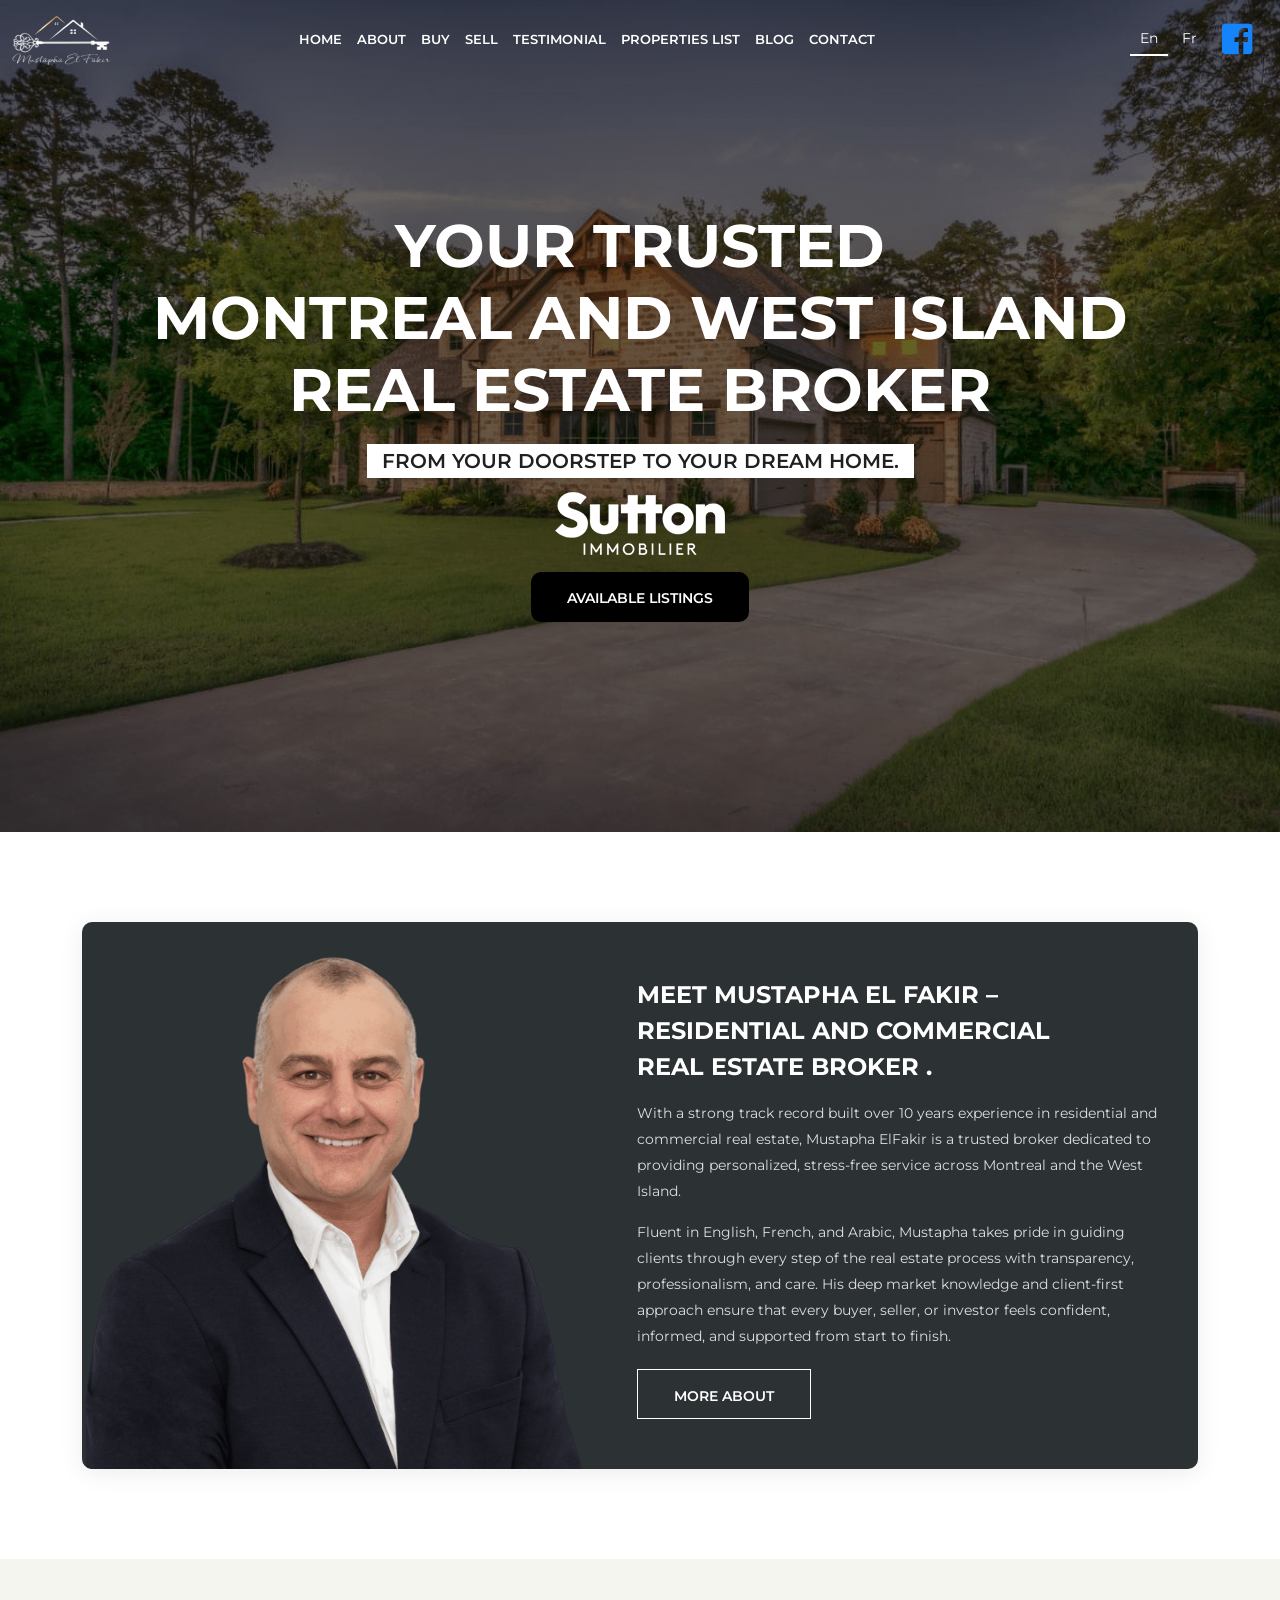
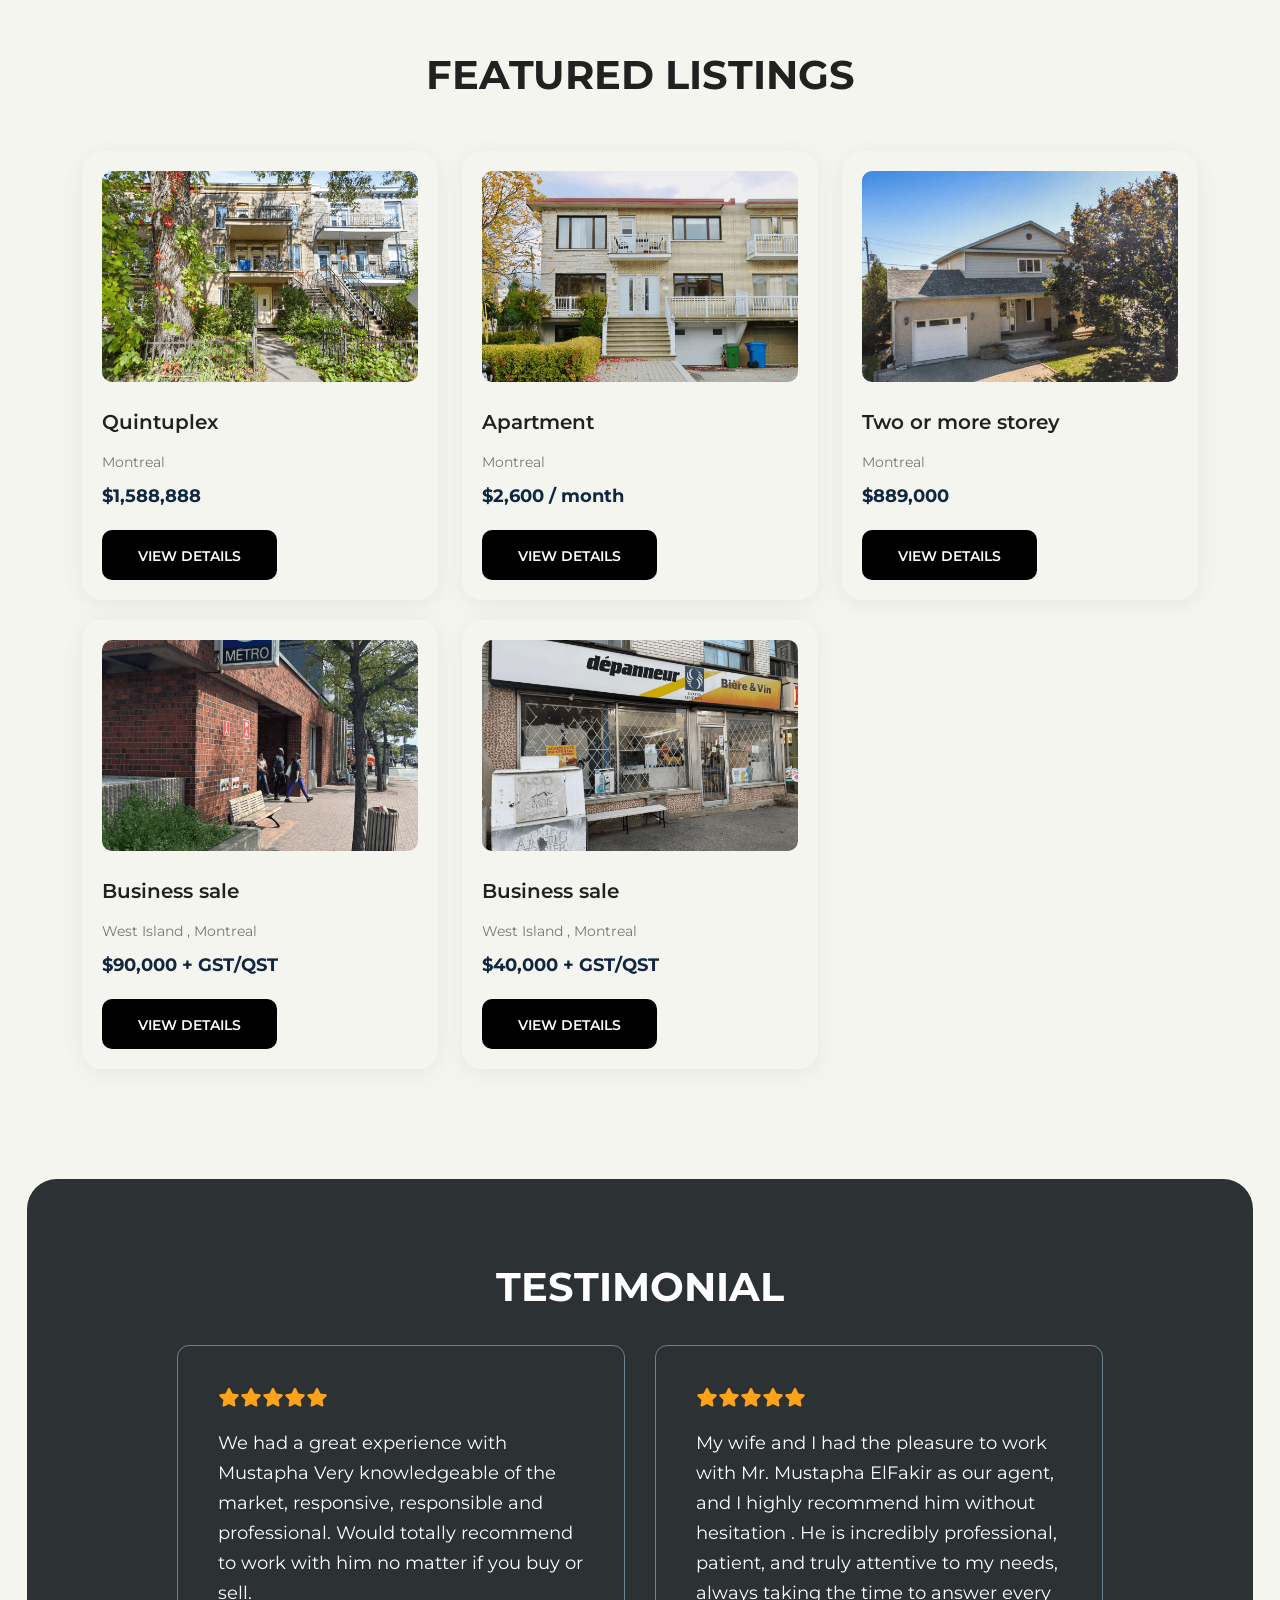
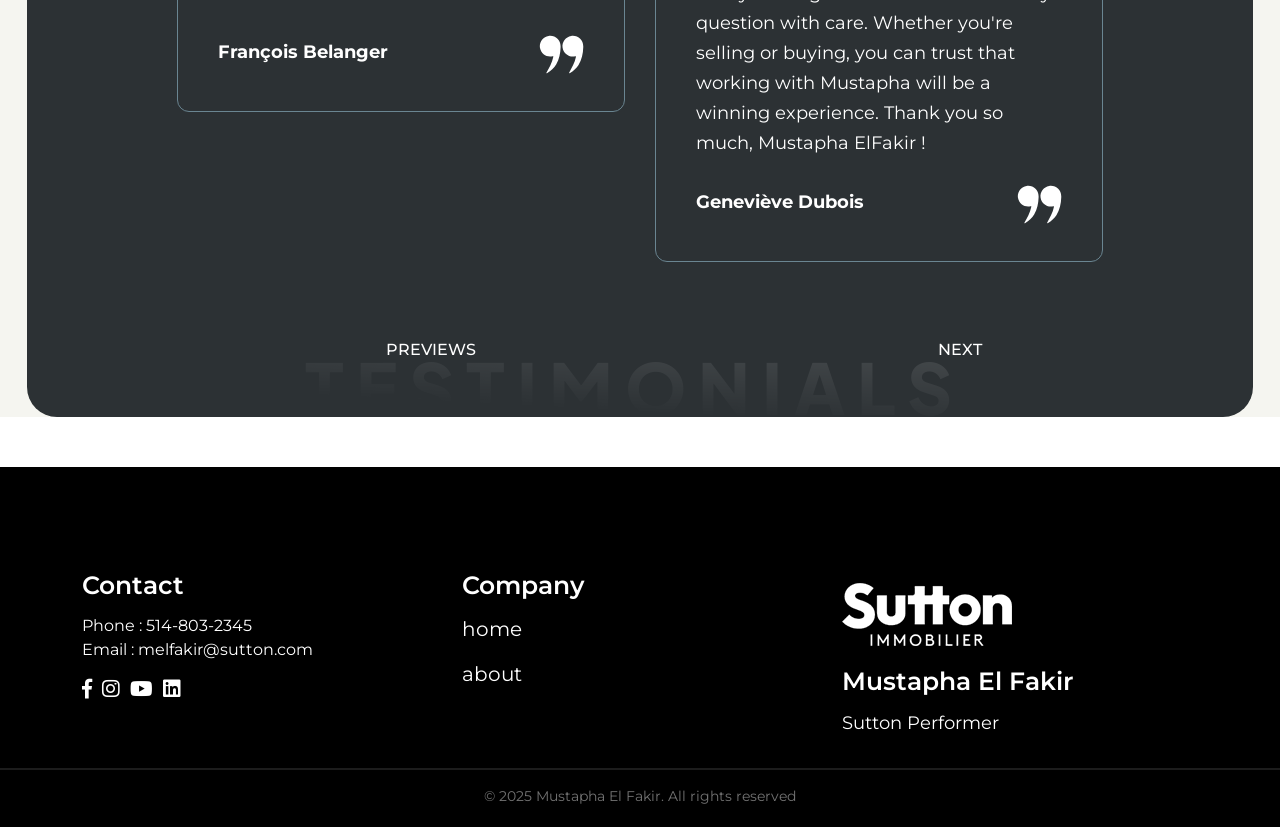
<file: index.html>
<!DOCTYPE html>
<html class="no-js" lang="en">

<head>
    <meta charset="utf-8" />
    <meta http-equiv="x-ua-compatible" content="ie=edge" />
    <title>Mustapha El Fakir</title>
    <meta name="robots" content="noindex, follow" />
    <meta name="description" content="" />
    <meta name="viewport" content="width=device-width, initial-scale=1, shrink-to-fit=no" />
    <!-- Favicon -->
    <link rel="shortcut icon" type="image/x-icon" href="./assets/images/favicon-.png" />

    <!-- CSS (Font, Vendor, Icon, Plugins & Style CSS files) -->

    <!-- CSS (Font, Vendor, Icon, Plugins & Style CSS files) -->
    <!-- Font CSS -->
    <link rel="preconnect" href="https://fonts.googleapis.com">
    <link rel="preconnect" href="https://fonts.gstatic.com" crossorigin>
    <link href="https://fonts.googleapis.com/css2?family=Montserrat:ital,wght@0,100..900;1,100..900&family=Plus+Jakarta+Sans:ital,wght@0,200..800;1,200..800&display=swap" rel="stylesheet">

    <!-- Vendor CSS (Bootstrap & Icon Font) -->
    <link rel="stylesheet" href="./assets/css/all.min.css" />
    <link rel="stylesheet" href="./assets/css/bootstrap.min.css" />

    <!-- Plugins CSS (All Plugins Files) -->
    <link rel="stylesheet" href="./assets/css/swiper-bundle.min.css" />
    <link rel="stylesheet" href="./assets/css/slick.css" />
    <link rel="stylesheet" href="./assets/css/animate.min.css" />

    <!-- Style CSS -->
    <link rel="stylesheet" href="./assets/css/style.css" />
</head>


<body>
    <!-- header start -->
    <header>
        <div class="header-area">
            <div class="container-fluid">
                <div class="row align-items-center">
                    <div class="col-lg-2 col-6">
                        <div class="header-logo">
                            <a href="index.html">
                                <img class="logo-main" src="assets/images/logo (2).png" alt="logo" />
                            </a>
                        </div>
                    </div>
                    <div class="col-lg-7 d-none d-lg-block">
                        <nav class="header-menu">
                            <ul class="main-menu">
                                <li><a data-i18n="header_home" href="index.html">home</a></li>
                                <li><a data-i18n="header_about" href="about-us.html">about</a></li>
                                <li><a data-i18n="header_buy" href="buy-now.html">Buy</a></li>
                                <li><a data-i18n="header_sell" href="sell.html">Sell</a></li>
                                <li><a data-i18n="header_testimonial" href="testimonial.html">testimonial</a></li>
                                <li><a data-i18n="header_properties" href="properties-list.html">Properties List</a></li>
                                <li><a data-i18n="header_blog" href="blog.html">Blogs</a></li>
                                <li><a data-i18n="header_contact" href="contact.html">contact</a></li>
                            </ul>
                        </nav>
                    </div>
                    <div class="col-lg-3 col-6">
                        <div class="header-meta">
                            <div class="header-meta-btn ">
                                <div class="lang-switch">
                                    <button class="lang-btn active" data-lang="en">En</button>
                                    <button class="lang-btn" data-lang="french">Fr</button>
                                </div>
                                <a class="header-icon" href="https://www.facebook.com/profile.php?id=61576786650505"><i class="fa-brands fa-square-facebook"></i></a>
                                <div class="header-meta--toggle d-lg-none">
                                    <button class="toggle-btn" type="button" data-bs-toggle="offcanvas" data-bs-target="#mobileMenu">
                                        <span></span>
                                        <span></span>
                                        <span></span>
                                    </button>
                                </div>
                            </div>
                            <!-- MOBILE MENU -->

                        </div>
                    </div>
                </div>
            </div>
        </div>
    </header>
    <!-- header end -->

    <!-- Mobile Menu Start -->
    <div class="offcanvas offcanvas-start" tabindex="-1" id="mobileMenu" aria-labelledby="offcanvasExampleLabel">
        <div class="offcanvas-header">
            <h5 class="offcanvas-title">Menu</h5>
            <button type="button" class="btn-close" data-bs-dismiss="offcanvas" aria-label="Close"></button>
        </div>
        <div class="offcanvas-body">
            <ul class="mobile-main-menu">
                <li><a data-i18n="header_home" href="index.html">home</a></li>
                <li><a data-i18n="header_about" href="about-us.html">about</a></li>
                <li><a data-i18n="header_buy" href="buy-now.html">Buy</a></li>
                <li><a data-i18n="header_sell" href="sell.html">Sell</a></li>
                <li><a data-i18n="header_testimonial" href="testimonial.html">testimonial</a></li>
                <li><a data-i18n="header_blog" href="blog.html">Blogs</a></li>
                <li><a data-i18n="header_properties" href="properties-list.html">Properties List</a></li>
                <li><a data-i18n="header_contact" href="contact.html">contact</a></li>
            </ul>
        </div>
        <div class="offcanvas-footer text-center">

        </div>
    </div>
    <!-- Mobile Menu Start -->

    <!-- header End -->

    <main>
        <!-- Hero area start -->
        <section class="hero-area">
            <div class="hero-slider-area">
                <div class="swiper hero-slider-active">
                    <div class="swiper-wrapper">
                        <!-- slide 1 -->
                        <div class="swiper-slide">
                            <div class="hero-slide" style="background-image: url(assets/images/slider-img.jpg); background-repeat: no-repeat; background-size: cover; background-position: center center;">
                                <div class="hero-content ">
                                    <h2 data-i18n="hero_title" class="hero-title">
                                        Your trusted <br>
											Montreal and West Island <br>
											Real Estate Broker
                                    </h2>
                                    <p><span data-i18n="hero_subtitle" class="hero-description-2">From Your Doorstep to Your Dream Home.</span></p>
                                    <div class="hero-brand-img">
                                        <img src="assets/images/sutton-immobilier-white.png" alt="">
                                    </div>
                                    <div class="hero-btn">
                                        <a class="yellow-btn" href="properties-list.html" data-i18n="hero_button">Available Listings</a>
                                    </div>
                                </div>
                            </div>
                        </div>
                        <!-- slide 1 -->
                        <div class="swiper-slide">
                            <div class="hero-slide" style="background-image: url(assets/images/slider-2.jpg); background-repeat: no-repeat; background-size: cover; background-position: center center;">
                                <div class="hero-content ">
                                    <h2 data-i18n="hero_title" class="hero-title">
                                        Your trusted <br>
											Montreal and West Island <br>
											Real Estate Broker
                                    </h2>
                                    <p><span data-i18n="hero_subtitle" class="hero-description-2">From Your Doorstep to Your Dream Home.</span></p>
                                    <div class="hero-brand-img">
                                        <img src="assets/images/sutton-immobilier-white.png" alt="">
                                    </div>
                                    <div class="hero-btn">
                                        <a class="yellow-btn" href="properties-list.html" data-i18n="hero_button">Available Listings</a>
                                    </div>
                                </div>
                            </div>
                        </div>
                    </div>
                </div>
            </div>
        </section>
        <!-- Hero area end  -->

        <!-- owner area start  -->
        <div class="owner-area section-padding ">
            <div class="container">
                <div class="owner-wrapper">
                    <div class="row align-items-center">
                        <div class="col-lg-6">
                            <div class="owner-image wow 
                                animate__animated 
                                animate__fadeInUp">
                                <img class="owner-image--img" src="assets/images/owner.png" alt="Owner" />
                            </div>
                        </div>
                        <div class="col-lg-6">
                            <div class="owner-content wow 
                                animate__animated 
                                animate__fadeInUp">
                                <h4 data-i18n="owner_title" class="owner-content--title">
                                    Meet Mustapha El Fakir – <br> Residential and Commercial <br> Real Estate Broker .
                                </h4>
                                <p data-i18n="owner_des_1" class="owner-content--des">
                                    With a strong track record built over 10 years
                                    experience in residential and commercial real estate, Mustapha ElFakir is a trusted broker dedicated to providing personalized, stress-free service across Montreal and the West Island.
                                </p>
                                <p data-i18n="owner_des_2" class="owner-content--des">
                                    Fluent in English, French, and Arabic, Mustapha takes pride in guiding clients through every step of the real estate process with transparency, professionalism, and care. His deep market knowledge and client-first approach ensure that every buyer, seller, or investor feels confident, informed, and supported from start to finish.
                                </p>
                                <div class="owner-content--more-btn">
                                    <a data-i18n="owner_btn" class="trans-btn" href="about-us.html">More About</a>
                                </div>
                            </div>
                        </div>
                    </div>
                </div>
            </div>
        </div>
        <!-- owner area end  -->

        <!-- branding area start -->
        <div class="brand-area-start ">
            <div class="brand-slider">

            </div>
        </div>
        <!-- branding area end -->

        <!-- feature area start -->
        <div class="feature-area section-padding">
            <div class="container">
                <div class="feature-title text-center">
                    <h4 data-i18n="home_list_title" class="feature-title--title">Featured Listings</h4>
                </div>
                <div class="feature-list">
                    <div class="row">
                        <!-- feature item 1 -->
                        <div class="col-xl-4 col-lg-4 col-md-6">
                            <div class="feature-item ">
                                <div class="feature-thumb">
                                    <a href="properties-list.html"><img src="assets/images/feature-img.png" alt="Feature Image 1" /></a>
                                </div>
                                <div class="feature-content">
                                    <a href="properties-list.html">
                                        <h4 class="feature-content--title">Quintuplex</h4>
                                    </a>
                                    <p data-i18n="home_list_location" class="feature-content--location">Montreal</p>
                                    <p class="feature-content--price">$1,588,888</p>
                                    <a data-i18n="home_list_btn" href="properties-list.html" class="yellow-btn card-btn">View Details</a>
                                </div>
                            </div>
                        </div>
                        <!-- feature item 2 -->
                        <div class="col-xl-4 col-lg-4 col-md-6">
                            <div class="feature-item">
                                <div class="feature-thumb">
                                    <a href="properties-list.html"><img src="assets/images/details-2-img-1.png" alt="Feature Image 2" /></a>
                                </div>
                                <div class="feature-content">
                                    <a href="properties-list.html">
                                        <h4 class="feature-content--title">Apartment</h4>
                                    </a>
                                    <p data-i18n="home_list_location" class="feature-content--location">Montreal</p>
                                    <p class="feature-content--price">$2,600 / month</p>
                                    <a data-i18n="home_list_btn" href="properties-list.html" class="yellow-btn card-btn">View Details</a>
                                </div>
                            </div>
                        </div>
                        <!-- feature item 3 -->
                        <div class="col-xl-4 col-lg-4 col-md-6">
                            <div class="feature-item">
                                <div class="feature-thumb">
                                    <a href="properties-list.html"><img src="assets/images/feature-img-3.png" alt="Feature Image 3" /></a>
                                </div>
                                <div class="feature-content">
                                    <a href="properties-list.html">
                                        <h4 class="feature-content--title">Two or more storey</h4>
                                    </a>
                                    <p data-i18n="home_list_location" class="feature-content--location">Montreal</p>
                                    <p class="feature-content--price">$889,000</p>
                                    <a data-i18n="home_list_btn" href="properties-list.html" class="yellow-btn card-btn">View Details</a>
                                </div>
                            </div>
                        </div>
                        <!-- feature item 4 -->
                        <div class="col-xl-4 col-lg-4 col-md-6">
                            <div class="feature-item">
                                <div class="feature-thumb">
                                    <a href="properties-list.html"><img src="assets/images/feature-img-4.png" alt="Feature Image 3" /></a>
                                </div>
                                <div class="feature-content">
                                    <a href="properties-list.html">
                                        <h4 class="feature-content--title">Business sale</h4>
                                    </a>
                                    <p data-i18n="home_list_location_2" class="feature-content--location">West Island, Montreal</p>
                                    <p class="feature-content--price">$90,000 + GST/QST</p>
                                    <a data-i18n="home_list_btn" href="properties-list.html" class="yellow-btn card-btn">View Details</a>
                                </div>
                            </div>
                        </div>
                        <!-- feature item 5 -->
                        <div class="col-xl-4 col-lg-4 col-md-6">
                            <div class="feature-item">
                                <div class="feature-thumb">
                                    <a href="properties-list.html"><img src="assets/images/feature-img-5.png" alt="Feature Image 3" /></a>
                                </div>
                                <div class="feature-content">
                                    <a href="properties-list.html">
                                        <h4 class="feature-content--title">Business sale</h4>
                                    </a>
                                    <p data-i18n="home_list_location_2" class="feature-content--location">West Island, Montreal</p>
                                    <p class="feature-content--price">$40,000 + GST/QST</p>
                                    <a data-i18n="home_list_btn" href="properties-list.html" class="yellow-btn card-btn">View Details</a>
                                </div>
                            </div>
                        </div>
                    </div>
                </div>
            </div>
        </div>
        <!-- feature area start -->

        <!-- testimonial area start-->
        <div class="testimonial-area-3 ">
            <!-- testimonial shape -->
            <div class="container-fluid">
                <div class="testimonial-wrapper-3 section-padding">
                    <div class="testimonial-bg-text-box">
                        <h3 data-i18n="home_tes_bg_title" class="testimonial-bg-text">TESTIMONIALS</h3>
                    </div>
                    <!-- section title start -->
                    <div class="testimonial-title-3 text-center">
                        <h4 data-i18n="home_tes_title" class="testimonial-title--title">Testimonial</h4>
                    </div>
                    <!-- section title end -->
                    <div class="testimonial-client-box">
                        <div class="testimonial-slider-box">
                            <div class="testiminial-slider">
                                <div class="swiper">
                                    <div class="testimonial-active-3">
                                        <div class="swiper-wrapper">
                                            <!-- testimonial slide 1 -->
                                            <div class="swiper-slide">
                                                <div class="testimonial">
                                                    <div class="textimonial-box">
                                                        <div class="testimonial-content">
                                                            <div class="testimonial-review">
                                                                <ul class="testimonial-rating">
                                                                    <li>
                                                                        <svg xmlns="http://www.w3.org/2000/svg" width="22" height="22" viewBox="0 0 22 22" fill="none">
                                                                            <path d="M5.66485 20.6249C5.49484 20.6255 5.32686 20.588 5.17319 20.5153C5.01951 20.4426 4.88402 20.3365 4.77662 20.2047C4.66922 20.0729 4.59261 19.9188 4.5524 19.7536C4.5122 19.5884 4.5094 19.4163 4.54422 19.2499L5.4586 13.9012L1.57422 10.1268C1.42202 9.97812 1.31442 9.78985 1.26356 9.58325C1.21269 9.37665 1.2206 9.15995 1.28638 8.9576C1.35216 8.75526 1.47319 8.57533 1.63582 8.43814C1.79845 8.30094 1.99619 8.21194 2.20672 8.18117L7.56235 7.4043L9.96172 2.5368C10.0543 2.34161 10.2003 2.17668 10.3828 2.06119C10.5654 1.94571 10.777 1.8844 10.993 1.8844C11.209 1.8844 11.4206 1.94571 11.6031 2.06119C11.7857 2.17668 11.9317 2.34161 12.0242 2.5368L14.4374 7.4043L19.8067 8.18805C20.0173 8.21881 20.215 8.30781 20.3776 8.44501C20.5403 8.58221 20.6613 8.76213 20.7271 8.96448C20.7929 9.16682 20.8008 9.38353 20.7499 9.59013C20.699 9.79673 20.5914 9.98499 20.4392 10.1337L16.5549 13.9218L17.4555 19.2499C17.4913 19.4586 17.4684 19.6732 17.3893 19.8696C17.3102 20.066 17.178 20.2366 17.0074 20.3622C16.8369 20.4877 16.6348 20.5634 16.4238 20.5806C16.2127 20.5979 16.001 20.5561 15.8124 20.4599L10.9998 17.9368L6.18735 20.4599C6.02928 20.5568 5.84988 20.6134 5.66485 20.6249ZM2.88047 9.47367L6.51047 13.0143C6.64385 13.143 6.74367 13.3024 6.8012 13.4786C6.85873 13.6547 6.87221 13.8423 6.84047 14.0249L5.9811 19.0162L10.4705 16.6581C10.6338 16.5725 10.8155 16.5278 10.9998 16.5278C11.1842 16.5278 11.3659 16.5725 11.5292 16.6581L16.0186 19.0162L15.1592 14.0181C15.1275 13.8355 15.141 13.6479 15.1985 13.4717C15.256 13.2955 15.3558 13.1361 15.4892 13.0074L19.1192 9.4668L14.1005 8.73805C13.9172 8.71132 13.7432 8.6404 13.5935 8.5314C13.4438 8.4224 13.3228 8.27861 13.2411 8.11242L10.9998 3.57492L8.7586 8.1193C8.67687 8.28548 8.55592 8.42928 8.4062 8.53828C8.25648 8.64727 8.08248 8.7182 7.89922 8.74493L2.88047 9.47367Z" fill="#FFA31A" />
                                                                            <path d="M11.4049 2.83906L13.8593 7.81656C13.8915 7.8818 13.9389 7.93834 13.9976 7.98142C14.0562 8.02449 14.1243 8.05284 14.1962 8.06406L19.6962 8.86156C19.7769 8.87674 19.852 8.91354 19.9134 8.96805C19.9749 9.02255 20.0204 9.09271 20.0451 9.17105C20.0698 9.24938 20.0728 9.33295 20.0537 9.41284C20.0346 9.49274 19.9942 9.56595 19.9368 9.62469L15.9631 13.4953C15.9108 13.5464 15.8716 13.6093 15.8489 13.6787C15.8262 13.7481 15.8205 13.822 15.8324 13.8941L16.7674 19.3941C16.7853 19.4813 16.7772 19.5719 16.7439 19.6545C16.7107 19.7371 16.6539 19.8081 16.5806 19.8587C16.5073 19.9093 16.4208 19.9372 16.3318 19.9389C16.2427 19.9406 16.1551 19.9161 16.0799 19.8684L11.1712 17.2834C11.1064 17.2497 11.0345 17.2321 10.9615 17.2321C10.8885 17.2321 10.8166 17.2497 10.7518 17.2834L5.87744 19.8478C5.80224 19.8955 5.71466 19.92 5.62563 19.9183C5.53659 19.9166 5.45004 19.8887 5.37674 19.8381C5.30344 19.7875 5.24665 19.7165 5.21343 19.6339C5.18022 19.5512 5.17205 19.4607 5.18994 19.3734L6.12494 13.8734C6.13687 13.8014 6.13123 13.7275 6.10849 13.6581C6.08575 13.5886 6.04658 13.5257 5.99432 13.4747L2.06182 9.62469C2.0024 9.56571 1.96046 9.49143 1.94064 9.41009C1.92081 9.32875 1.92388 9.24352 1.9495 9.16381C1.97512 9.08411 2.02229 9.01304 2.0858 8.95848C2.1493 8.90393 2.22666 8.868 2.30932 8.85469L7.80932 8.05719C7.8812 8.04596 7.94932 8.01762 8.00795 7.97454C8.06658 7.93147 8.11399 7.87493 8.14619 7.80969L10.6006 2.83219C10.6396 2.75903 10.6979 2.69796 10.7691 2.6556C10.8404 2.61325 10.9219 2.59123 11.0048 2.59194C11.0877 2.59264 11.1689 2.61605 11.2394 2.65962C11.3099 2.70319 11.3672 2.76525 11.4049 2.83906Z" fill="#FFA31A" />
                                                                        </svg>
                                                                    </li>
                                                                    <li>
                                                                        <svg xmlns="http://www.w3.org/2000/svg" width="22" height="22" viewBox="0 0 22 22" fill="none">
                                                                            <path d="M5.66485 20.6249C5.49484 20.6255 5.32686 20.588 5.17319 20.5153C5.01951 20.4426 4.88402 20.3365 4.77662 20.2047C4.66922 20.0729 4.59261 19.9188 4.5524 19.7536C4.5122 19.5884 4.5094 19.4163 4.54422 19.2499L5.4586 13.9012L1.57422 10.1268C1.42202 9.97812 1.31442 9.78985 1.26356 9.58325C1.21269 9.37665 1.2206 9.15995 1.28638 8.9576C1.35216 8.75526 1.47319 8.57533 1.63582 8.43814C1.79845 8.30094 1.99619 8.21194 2.20672 8.18117L7.56235 7.4043L9.96172 2.5368C10.0543 2.34161 10.2003 2.17668 10.3828 2.06119C10.5654 1.94571 10.777 1.8844 10.993 1.8844C11.209 1.8844 11.4206 1.94571 11.6031 2.06119C11.7857 2.17668 11.9317 2.34161 12.0242 2.5368L14.4374 7.4043L19.8067 8.18805C20.0173 8.21881 20.215 8.30781 20.3776 8.44501C20.5403 8.58221 20.6613 8.76213 20.7271 8.96448C20.7929 9.16682 20.8008 9.38353 20.7499 9.59013C20.699 9.79673 20.5914 9.98499 20.4392 10.1337L16.5549 13.9218L17.4555 19.2499C17.4913 19.4586 17.4684 19.6732 17.3893 19.8696C17.3102 20.066 17.178 20.2366 17.0074 20.3622C16.8369 20.4877 16.6348 20.5634 16.4238 20.5806C16.2127 20.5979 16.001 20.5561 15.8124 20.4599L10.9998 17.9368L6.18735 20.4599C6.02928 20.5568 5.84988 20.6134 5.66485 20.6249ZM2.88047 9.47367L6.51047 13.0143C6.64385 13.143 6.74367 13.3024 6.8012 13.4786C6.85873 13.6547 6.87221 13.8423 6.84047 14.0249L5.9811 19.0162L10.4705 16.6581C10.6338 16.5725 10.8155 16.5278 10.9998 16.5278C11.1842 16.5278 11.3659 16.5725 11.5292 16.6581L16.0186 19.0162L15.1592 14.0181C15.1275 13.8355 15.141 13.6479 15.1985 13.4717C15.256 13.2955 15.3558 13.1361 15.4892 13.0074L19.1192 9.4668L14.1005 8.73805C13.9172 8.71132 13.7432 8.6404 13.5935 8.5314C13.4438 8.4224 13.3228 8.27861 13.2411 8.11242L10.9998 3.57492L8.7586 8.1193C8.67687 8.28548 8.55592 8.42928 8.4062 8.53828C8.25648 8.64727 8.08248 8.7182 7.89922 8.74493L2.88047 9.47367Z" fill="#FFA31A" />
                                                                            <path d="M11.4049 2.83906L13.8593 7.81656C13.8915 7.8818 13.9389 7.93834 13.9976 7.98142C14.0562 8.02449 14.1243 8.05284 14.1962 8.06406L19.6962 8.86156C19.7769 8.87674 19.852 8.91354 19.9134 8.96805C19.9749 9.02255 20.0204 9.09271 20.0451 9.17105C20.0698 9.24938 20.0728 9.33295 20.0537 9.41284C20.0346 9.49274 19.9942 9.56595 19.9368 9.62469L15.9631 13.4953C15.9108 13.5464 15.8716 13.6093 15.8489 13.6787C15.8262 13.7481 15.8205 13.822 15.8324 13.8941L16.7674 19.3941C16.7853 19.4813 16.7772 19.5719 16.7439 19.6545C16.7107 19.7371 16.6539 19.8081 16.5806 19.8587C16.5073 19.9093 16.4208 19.9372 16.3318 19.9389C16.2427 19.9406 16.1551 19.9161 16.0799 19.8684L11.1712 17.2834C11.1064 17.2497 11.0345 17.2321 10.9615 17.2321C10.8885 17.2321 10.8166 17.2497 10.7518 17.2834L5.87744 19.8478C5.80224 19.8955 5.71466 19.92 5.62563 19.9183C5.53659 19.9166 5.45004 19.8887 5.37674 19.8381C5.30344 19.7875 5.24665 19.7165 5.21343 19.6339C5.18022 19.5512 5.17205 19.4607 5.18994 19.3734L6.12494 13.8734C6.13687 13.8014 6.13123 13.7275 6.10849 13.6581C6.08575 13.5886 6.04658 13.5257 5.99432 13.4747L2.06182 9.62469C2.0024 9.56571 1.96046 9.49143 1.94064 9.41009C1.92081 9.32875 1.92388 9.24352 1.9495 9.16381C1.97512 9.08411 2.02229 9.01304 2.0858 8.95848C2.1493 8.90393 2.22666 8.868 2.30932 8.85469L7.80932 8.05719C7.8812 8.04596 7.94932 8.01762 8.00795 7.97454C8.06658 7.93147 8.11399 7.87493 8.14619 7.80969L10.6006 2.83219C10.6396 2.75903 10.6979 2.69796 10.7691 2.6556C10.8404 2.61325 10.9219 2.59123 11.0048 2.59194C11.0877 2.59264 11.1689 2.61605 11.2394 2.65962C11.3099 2.70319 11.3672 2.76525 11.4049 2.83906Z" fill="#FFA31A" />
                                                                        </svg>
                                                                    </li>
                                                                    <li>
                                                                        <svg xmlns="http://www.w3.org/2000/svg" width="22" height="22" viewBox="0 0 22 22" fill="none">
                                                                            <path d="M5.66485 20.6249C5.49484 20.6255 5.32686 20.588 5.17319 20.5153C5.01951 20.4426 4.88402 20.3365 4.77662 20.2047C4.66922 20.0729 4.59261 19.9188 4.5524 19.7536C4.5122 19.5884 4.5094 19.4163 4.54422 19.2499L5.4586 13.9012L1.57422 10.1268C1.42202 9.97812 1.31442 9.78985 1.26356 9.58325C1.21269 9.37665 1.2206 9.15995 1.28638 8.9576C1.35216 8.75526 1.47319 8.57533 1.63582 8.43814C1.79845 8.30094 1.99619 8.21194 2.20672 8.18117L7.56235 7.4043L9.96172 2.5368C10.0543 2.34161 10.2003 2.17668 10.3828 2.06119C10.5654 1.94571 10.777 1.8844 10.993 1.8844C11.209 1.8844 11.4206 1.94571 11.6031 2.06119C11.7857 2.17668 11.9317 2.34161 12.0242 2.5368L14.4374 7.4043L19.8067 8.18805C20.0173 8.21881 20.215 8.30781 20.3776 8.44501C20.5403 8.58221 20.6613 8.76213 20.7271 8.96448C20.7929 9.16682 20.8008 9.38353 20.7499 9.59013C20.699 9.79673 20.5914 9.98499 20.4392 10.1337L16.5549 13.9218L17.4555 19.2499C17.4913 19.4586 17.4684 19.6732 17.3893 19.8696C17.3102 20.066 17.178 20.2366 17.0074 20.3622C16.8369 20.4877 16.6348 20.5634 16.4238 20.5806C16.2127 20.5979 16.001 20.5561 15.8124 20.4599L10.9998 17.9368L6.18735 20.4599C6.02928 20.5568 5.84988 20.6134 5.66485 20.6249ZM2.88047 9.47367L6.51047 13.0143C6.64385 13.143 6.74367 13.3024 6.8012 13.4786C6.85873 13.6547 6.87221 13.8423 6.84047 14.0249L5.9811 19.0162L10.4705 16.6581C10.6338 16.5725 10.8155 16.5278 10.9998 16.5278C11.1842 16.5278 11.3659 16.5725 11.5292 16.6581L16.0186 19.0162L15.1592 14.0181C15.1275 13.8355 15.141 13.6479 15.1985 13.4717C15.256 13.2955 15.3558 13.1361 15.4892 13.0074L19.1192 9.4668L14.1005 8.73805C13.9172 8.71132 13.7432 8.6404 13.5935 8.5314C13.4438 8.4224 13.3228 8.27861 13.2411 8.11242L10.9998 3.57492L8.7586 8.1193C8.67687 8.28548 8.55592 8.42928 8.4062 8.53828C8.25648 8.64727 8.08248 8.7182 7.89922 8.74493L2.88047 9.47367Z" fill="#FFA31A" />
                                                                            <path d="M11.4049 2.83906L13.8593 7.81656C13.8915 7.8818 13.9389 7.93834 13.9976 7.98142C14.0562 8.02449 14.1243 8.05284 14.1962 8.06406L19.6962 8.86156C19.7769 8.87674 19.852 8.91354 19.9134 8.96805C19.9749 9.02255 20.0204 9.09271 20.0451 9.17105C20.0698 9.24938 20.0728 9.33295 20.0537 9.41284C20.0346 9.49274 19.9942 9.56595 19.9368 9.62469L15.9631 13.4953C15.9108 13.5464 15.8716 13.6093 15.8489 13.6787C15.8262 13.7481 15.8205 13.822 15.8324 13.8941L16.7674 19.3941C16.7853 19.4813 16.7772 19.5719 16.7439 19.6545C16.7107 19.7371 16.6539 19.8081 16.5806 19.8587C16.5073 19.9093 16.4208 19.9372 16.3318 19.9389C16.2427 19.9406 16.1551 19.9161 16.0799 19.8684L11.1712 17.2834C11.1064 17.2497 11.0345 17.2321 10.9615 17.2321C10.8885 17.2321 10.8166 17.2497 10.7518 17.2834L5.87744 19.8478C5.80224 19.8955 5.71466 19.92 5.62563 19.9183C5.53659 19.9166 5.45004 19.8887 5.37674 19.8381C5.30344 19.7875 5.24665 19.7165 5.21343 19.6339C5.18022 19.5512 5.17205 19.4607 5.18994 19.3734L6.12494 13.8734C6.13687 13.8014 6.13123 13.7275 6.10849 13.6581C6.08575 13.5886 6.04658 13.5257 5.99432 13.4747L2.06182 9.62469C2.0024 9.56571 1.96046 9.49143 1.94064 9.41009C1.92081 9.32875 1.92388 9.24352 1.9495 9.16381C1.97512 9.08411 2.02229 9.01304 2.0858 8.95848C2.1493 8.90393 2.22666 8.868 2.30932 8.85469L7.80932 8.05719C7.8812 8.04596 7.94932 8.01762 8.00795 7.97454C8.06658 7.93147 8.11399 7.87493 8.14619 7.80969L10.6006 2.83219C10.6396 2.75903 10.6979 2.69796 10.7691 2.6556C10.8404 2.61325 10.9219 2.59123 11.0048 2.59194C11.0877 2.59264 11.1689 2.61605 11.2394 2.65962C11.3099 2.70319 11.3672 2.76525 11.4049 2.83906Z" fill="#FFA31A" />
                                                                        </svg>
                                                                    </li>
                                                                    <li>
                                                                        <svg xmlns="http://www.w3.org/2000/svg" width="22" height="22" viewBox="0 0 22 22" fill="none">
                                                                            <path d="M5.66485 20.6249C5.49484 20.6255 5.32686 20.588 5.17319 20.5153C5.01951 20.4426 4.88402 20.3365 4.77662 20.2047C4.66922 20.0729 4.59261 19.9188 4.5524 19.7536C4.5122 19.5884 4.5094 19.4163 4.54422 19.2499L5.4586 13.9012L1.57422 10.1268C1.42202 9.97812 1.31442 9.78985 1.26356 9.58325C1.21269 9.37665 1.2206 9.15995 1.28638 8.9576C1.35216 8.75526 1.47319 8.57533 1.63582 8.43814C1.79845 8.30094 1.99619 8.21194 2.20672 8.18117L7.56235 7.4043L9.96172 2.5368C10.0543 2.34161 10.2003 2.17668 10.3828 2.06119C10.5654 1.94571 10.777 1.8844 10.993 1.8844C11.209 1.8844 11.4206 1.94571 11.6031 2.06119C11.7857 2.17668 11.9317 2.34161 12.0242 2.5368L14.4374 7.4043L19.8067 8.18805C20.0173 8.21881 20.215 8.30781 20.3776 8.44501C20.5403 8.58221 20.6613 8.76213 20.7271 8.96448C20.7929 9.16682 20.8008 9.38353 20.7499 9.59013C20.699 9.79673 20.5914 9.98499 20.4392 10.1337L16.5549 13.9218L17.4555 19.2499C17.4913 19.4586 17.4684 19.6732 17.3893 19.8696C17.3102 20.066 17.178 20.2366 17.0074 20.3622C16.8369 20.4877 16.6348 20.5634 16.4238 20.5806C16.2127 20.5979 16.001 20.5561 15.8124 20.4599L10.9998 17.9368L6.18735 20.4599C6.02928 20.5568 5.84988 20.6134 5.66485 20.6249ZM2.88047 9.47367L6.51047 13.0143C6.64385 13.143 6.74367 13.3024 6.8012 13.4786C6.85873 13.6547 6.87221 13.8423 6.84047 14.0249L5.9811 19.0162L10.4705 16.6581C10.6338 16.5725 10.8155 16.5278 10.9998 16.5278C11.1842 16.5278 11.3659 16.5725 11.5292 16.6581L16.0186 19.0162L15.1592 14.0181C15.1275 13.8355 15.141 13.6479 15.1985 13.4717C15.256 13.2955 15.3558 13.1361 15.4892 13.0074L19.1192 9.4668L14.1005 8.73805C13.9172 8.71132 13.7432 8.6404 13.5935 8.5314C13.4438 8.4224 13.3228 8.27861 13.2411 8.11242L10.9998 3.57492L8.7586 8.1193C8.67687 8.28548 8.55592 8.42928 8.4062 8.53828C8.25648 8.64727 8.08248 8.7182 7.89922 8.74493L2.88047 9.47367Z" fill="#FFA31A" />
                                                                            <path d="M11.4049 2.83906L13.8593 7.81656C13.8915 7.8818 13.9389 7.93834 13.9976 7.98142C14.0562 8.02449 14.1243 8.05284 14.1962 8.06406L19.6962 8.86156C19.7769 8.87674 19.852 8.91354 19.9134 8.96805C19.9749 9.02255 20.0204 9.09271 20.0451 9.17105C20.0698 9.24938 20.0728 9.33295 20.0537 9.41284C20.0346 9.49274 19.9942 9.56595 19.9368 9.62469L15.9631 13.4953C15.9108 13.5464 15.8716 13.6093 15.8489 13.6787C15.8262 13.7481 15.8205 13.822 15.8324 13.8941L16.7674 19.3941C16.7853 19.4813 16.7772 19.5719 16.7439 19.6545C16.7107 19.7371 16.6539 19.8081 16.5806 19.8587C16.5073 19.9093 16.4208 19.9372 16.3318 19.9389C16.2427 19.9406 16.1551 19.9161 16.0799 19.8684L11.1712 17.2834C11.1064 17.2497 11.0345 17.2321 10.9615 17.2321C10.8885 17.2321 10.8166 17.2497 10.7518 17.2834L5.87744 19.8478C5.80224 19.8955 5.71466 19.92 5.62563 19.9183C5.53659 19.9166 5.45004 19.8887 5.37674 19.8381C5.30344 19.7875 5.24665 19.7165 5.21343 19.6339C5.18022 19.5512 5.17205 19.4607 5.18994 19.3734L6.12494 13.8734C6.13687 13.8014 6.13123 13.7275 6.10849 13.6581C6.08575 13.5886 6.04658 13.5257 5.99432 13.4747L2.06182 9.62469C2.0024 9.56571 1.96046 9.49143 1.94064 9.41009C1.92081 9.32875 1.92388 9.24352 1.9495 9.16381C1.97512 9.08411 2.02229 9.01304 2.0858 8.95848C2.1493 8.90393 2.22666 8.868 2.30932 8.85469L7.80932 8.05719C7.8812 8.04596 7.94932 8.01762 8.00795 7.97454C8.06658 7.93147 8.11399 7.87493 8.14619 7.80969L10.6006 2.83219C10.6396 2.75903 10.6979 2.69796 10.7691 2.6556C10.8404 2.61325 10.9219 2.59123 11.0048 2.59194C11.0877 2.59264 11.1689 2.61605 11.2394 2.65962C11.3099 2.70319 11.3672 2.76525 11.4049 2.83906Z" fill="#FFA31A" />
                                                                        </svg>
                                                                    </li>
                                                                    <li>
                                                                        <svg xmlns="http://www.w3.org/2000/svg" width="22" height="22" viewBox="0 0 22 22" fill="none">
                                                                            <path d="M5.66485 20.6249C5.49484 20.6255 5.32686 20.588 5.17319 20.5153C5.01951 20.4426 4.88402 20.3365 4.77662 20.2047C4.66922 20.0729 4.59261 19.9188 4.5524 19.7536C4.5122 19.5884 4.5094 19.4163 4.54422 19.2499L5.4586 13.9012L1.57422 10.1268C1.42202 9.97812 1.31442 9.78985 1.26356 9.58325C1.21269 9.37665 1.2206 9.15995 1.28638 8.9576C1.35216 8.75526 1.47319 8.57533 1.63582 8.43814C1.79845 8.30094 1.99619 8.21194 2.20672 8.18117L7.56235 7.4043L9.96172 2.5368C10.0543 2.34161 10.2003 2.17668 10.3828 2.06119C10.5654 1.94571 10.777 1.8844 10.993 1.8844C11.209 1.8844 11.4206 1.94571 11.6031 2.06119C11.7857 2.17668 11.9317 2.34161 12.0242 2.5368L14.4374 7.4043L19.8067 8.18805C20.0173 8.21881 20.215 8.30781 20.3776 8.44501C20.5403 8.58221 20.6613 8.76213 20.7271 8.96448C20.7929 9.16682 20.8008 9.38353 20.7499 9.59013C20.699 9.79673 20.5914 9.98499 20.4392 10.1337L16.5549 13.9218L17.4555 19.2499C17.4913 19.4586 17.4684 19.6732 17.3893 19.8696C17.3102 20.066 17.178 20.2366 17.0074 20.3622C16.8369 20.4877 16.6348 20.5634 16.4238 20.5806C16.2127 20.5979 16.001 20.5561 15.8124 20.4599L10.9998 17.9368L6.18735 20.4599C6.02928 20.5568 5.84988 20.6134 5.66485 20.6249ZM2.88047 9.47367L6.51047 13.0143C6.64385 13.143 6.74367 13.3024 6.8012 13.4786C6.85873 13.6547 6.87221 13.8423 6.84047 14.0249L5.9811 19.0162L10.4705 16.6581C10.6338 16.5725 10.8155 16.5278 10.9998 16.5278C11.1842 16.5278 11.3659 16.5725 11.5292 16.6581L16.0186 19.0162L15.1592 14.0181C15.1275 13.8355 15.141 13.6479 15.1985 13.4717C15.256 13.2955 15.3558 13.1361 15.4892 13.0074L19.1192 9.4668L14.1005 8.73805C13.9172 8.71132 13.7432 8.6404 13.5935 8.5314C13.4438 8.4224 13.3228 8.27861 13.2411 8.11242L10.9998 3.57492L8.7586 8.1193C8.67687 8.28548 8.55592 8.42928 8.4062 8.53828C8.25648 8.64727 8.08248 8.7182 7.89922 8.74493L2.88047 9.47367Z" fill="#FFA31A" />
                                                                            <path d="M11.4049 2.83906L13.8593 7.81656C13.8915 7.8818 13.9389 7.93834 13.9976 7.98142C14.0562 8.02449 14.1243 8.05284 14.1962 8.06406L19.6962 8.86156C19.7769 8.87674 19.852 8.91354 19.9134 8.96805C19.9749 9.02255 20.0204 9.09271 20.0451 9.17105C20.0698 9.24938 20.0728 9.33295 20.0537 9.41284C20.0346 9.49274 19.9942 9.56595 19.9368 9.62469L15.9631 13.4953C15.9108 13.5464 15.8716 13.6093 15.8489 13.6787C15.8262 13.7481 15.8205 13.822 15.8324 13.8941L16.7674 19.3941C16.7853 19.4813 16.7772 19.5719 16.7439 19.6545C16.7107 19.7371 16.6539 19.8081 16.5806 19.8587C16.5073 19.9093 16.4208 19.9372 16.3318 19.9389C16.2427 19.9406 16.1551 19.9161 16.0799 19.8684L11.1712 17.2834C11.1064 17.2497 11.0345 17.2321 10.9615 17.2321C10.8885 17.2321 10.8166 17.2497 10.7518 17.2834L5.87744 19.8478C5.80224 19.8955 5.71466 19.92 5.62563 19.9183C5.53659 19.9166 5.45004 19.8887 5.37674 19.8381C5.30344 19.7875 5.24665 19.7165 5.21343 19.6339C5.18022 19.5512 5.17205 19.4607 5.18994 19.3734L6.12494 13.8734C6.13687 13.8014 6.13123 13.7275 6.10849 13.6581C6.08575 13.5886 6.04658 13.5257 5.99432 13.4747L2.06182 9.62469C2.0024 9.56571 1.96046 9.49143 1.94064 9.41009C1.92081 9.32875 1.92388 9.24352 1.9495 9.16381C1.97512 9.08411 2.02229 9.01304 2.0858 8.95848C2.1493 8.90393 2.22666 8.868 2.30932 8.85469L7.80932 8.05719C7.8812 8.04596 7.94932 8.01762 8.00795 7.97454C8.06658 7.93147 8.11399 7.87493 8.14619 7.80969L10.6006 2.83219C10.6396 2.75903 10.6979 2.69796 10.7691 2.6556C10.8404 2.61325 10.9219 2.59123 11.0048 2.59194C11.0877 2.59264 11.1689 2.61605 11.2394 2.65962C11.3099 2.70319 11.3672 2.76525 11.4049 2.83906Z" fill="#FFA31A" />
                                                                        </svg>
                                                                    </li>
                                                                </ul>
                                                            </div>
                                                            <div class="testimonial-review-text">
                                                                <p data-i18n="testimonial_client_review_1">We had a great experience with Mustapha Very knowledgeable of the market, responsive, responsible and professional. Would totally recommend to work with him no matter if you buy or sell.</p>
                                                            </div>
                                                            <div class="testimonial-reviewr-ditails">
                                                                <div class="testimonial-text-box">
                                                                    <h4>François Belanger</h4>
                                                                </div>
                                                                <div class="testimonial-dot">
                                                                    <svg xmlns="http://www.w3.org/2000/svg" width="45" height="45" viewBox="0 0 45 45" fill="none">
                                                                        <path d="M21.5998 15.1662C21.4359 21.2706 20.2326 27.1028 17.1618 32.4687C15.0391 36.1766 11.8636 38.7708 8.31789 40.9881C8.09312 41.1284 7.80413 41.3886 7.55907 41.1588C7.2836 40.9002 7.52189 40.5673 7.66216 40.3087C8.9449 37.9646 10.3121 35.6645 11.4292 33.2309C12.6528 30.564 13.6212 27.811 14.2567 24.9396C14.4257 24.1774 14.255 24.0929 13.535 24.2484C7.64188 25.526 2.16112 21.8976 1.00852 15.9858C-0.0849304 10.38 3.84608 4.78603 9.51275 3.88694C15.9196 2.86954 21.5491 7.65063 21.5998 14.1522C21.6015 14.4902 21.5998 14.8282 21.5998 15.1662Z" fill="white" />
                                                                        <path d="M44.25 15.2202C44.0793 21.5916 42.7949 27.6571 39.3912 33.1581C37.3175 36.5077 34.3228 38.8501 31.0746 40.9288C30.816 41.0945 30.4729 41.4375 30.1856 41.1198C29.9253 40.8325 30.2346 40.4877 30.3884 40.1987C31.6559 37.8462 33.0401 35.5562 34.1403 33.1142C35.3351 30.4642 36.2917 27.7382 36.9153 24.8939C37.0775 24.1536 36.8967 24.0827 36.2224 24.2415C30.2836 25.6358 24.4277 21.6338 23.5556 15.4348C22.7985 10.0537 26.7751 4.68115 32.1359 3.89022C38.7118 2.92353 44.2162 7.65053 44.25 14.2923C44.25 14.6016 44.25 14.9109 44.25 15.2202Z" fill="white" />
                                                                    </svg>
                                                                </div>
                                                            </div>
                                                        </div>
                                                    </div>
                                                </div>
                                            </div>
                                            <!-- testimonial slide 1 -->
                                            <div class="swiper-slide">
                                                <div class="testimonial">
                                                    <div class="textimonial-box">
                                                        <div class="testimonial-content">
                                                            <div class="testimonial-review">
                                                                <ul class="testimonial-rating">
                                                                    <li>
                                                                        <svg xmlns="http://www.w3.org/2000/svg" width="22" height="22" viewBox="0 0 22 22" fill="none">
                                                                            <path d="M5.66485 20.6249C5.49484 20.6255 5.32686 20.588 5.17319 20.5153C5.01951 20.4426 4.88402 20.3365 4.77662 20.2047C4.66922 20.0729 4.59261 19.9188 4.5524 19.7536C4.5122 19.5884 4.5094 19.4163 4.54422 19.2499L5.4586 13.9012L1.57422 10.1268C1.42202 9.97812 1.31442 9.78985 1.26356 9.58325C1.21269 9.37665 1.2206 9.15995 1.28638 8.9576C1.35216 8.75526 1.47319 8.57533 1.63582 8.43814C1.79845 8.30094 1.99619 8.21194 2.20672 8.18117L7.56235 7.4043L9.96172 2.5368C10.0543 2.34161 10.2003 2.17668 10.3828 2.06119C10.5654 1.94571 10.777 1.8844 10.993 1.8844C11.209 1.8844 11.4206 1.94571 11.6031 2.06119C11.7857 2.17668 11.9317 2.34161 12.0242 2.5368L14.4374 7.4043L19.8067 8.18805C20.0173 8.21881 20.215 8.30781 20.3776 8.44501C20.5403 8.58221 20.6613 8.76213 20.7271 8.96448C20.7929 9.16682 20.8008 9.38353 20.7499 9.59013C20.699 9.79673 20.5914 9.98499 20.4392 10.1337L16.5549 13.9218L17.4555 19.2499C17.4913 19.4586 17.4684 19.6732 17.3893 19.8696C17.3102 20.066 17.178 20.2366 17.0074 20.3622C16.8369 20.4877 16.6348 20.5634 16.4238 20.5806C16.2127 20.5979 16.001 20.5561 15.8124 20.4599L10.9998 17.9368L6.18735 20.4599C6.02928 20.5568 5.84988 20.6134 5.66485 20.6249ZM2.88047 9.47367L6.51047 13.0143C6.64385 13.143 6.74367 13.3024 6.8012 13.4786C6.85873 13.6547 6.87221 13.8423 6.84047 14.0249L5.9811 19.0162L10.4705 16.6581C10.6338 16.5725 10.8155 16.5278 10.9998 16.5278C11.1842 16.5278 11.3659 16.5725 11.5292 16.6581L16.0186 19.0162L15.1592 14.0181C15.1275 13.8355 15.141 13.6479 15.1985 13.4717C15.256 13.2955 15.3558 13.1361 15.4892 13.0074L19.1192 9.4668L14.1005 8.73805C13.9172 8.71132 13.7432 8.6404 13.5935 8.5314C13.4438 8.4224 13.3228 8.27861 13.2411 8.11242L10.9998 3.57492L8.7586 8.1193C8.67687 8.28548 8.55592 8.42928 8.4062 8.53828C8.25648 8.64727 8.08248 8.7182 7.89922 8.74493L2.88047 9.47367Z" fill="#FFA31A" />
                                                                            <path d="M11.4049 2.83906L13.8593 7.81656C13.8915 7.8818 13.9389 7.93834 13.9976 7.98142C14.0562 8.02449 14.1243 8.05284 14.1962 8.06406L19.6962 8.86156C19.7769 8.87674 19.852 8.91354 19.9134 8.96805C19.9749 9.02255 20.0204 9.09271 20.0451 9.17105C20.0698 9.24938 20.0728 9.33295 20.0537 9.41284C20.0346 9.49274 19.9942 9.56595 19.9368 9.62469L15.9631 13.4953C15.9108 13.5464 15.8716 13.6093 15.8489 13.6787C15.8262 13.7481 15.8205 13.822 15.8324 13.8941L16.7674 19.3941C16.7853 19.4813 16.7772 19.5719 16.7439 19.6545C16.7107 19.7371 16.6539 19.8081 16.5806 19.8587C16.5073 19.9093 16.4208 19.9372 16.3318 19.9389C16.2427 19.9406 16.1551 19.9161 16.0799 19.8684L11.1712 17.2834C11.1064 17.2497 11.0345 17.2321 10.9615 17.2321C10.8885 17.2321 10.8166 17.2497 10.7518 17.2834L5.87744 19.8478C5.80224 19.8955 5.71466 19.92 5.62563 19.9183C5.53659 19.9166 5.45004 19.8887 5.37674 19.8381C5.30344 19.7875 5.24665 19.7165 5.21343 19.6339C5.18022 19.5512 5.17205 19.4607 5.18994 19.3734L6.12494 13.8734C6.13687 13.8014 6.13123 13.7275 6.10849 13.6581C6.08575 13.5886 6.04658 13.5257 5.99432 13.4747L2.06182 9.62469C2.0024 9.56571 1.96046 9.49143 1.94064 9.41009C1.92081 9.32875 1.92388 9.24352 1.9495 9.16381C1.97512 9.08411 2.02229 9.01304 2.0858 8.95848C2.1493 8.90393 2.22666 8.868 2.30932 8.85469L7.80932 8.05719C7.8812 8.04596 7.94932 8.01762 8.00795 7.97454C8.06658 7.93147 8.11399 7.87493 8.14619 7.80969L10.6006 2.83219C10.6396 2.75903 10.6979 2.69796 10.7691 2.6556C10.8404 2.61325 10.9219 2.59123 11.0048 2.59194C11.0877 2.59264 11.1689 2.61605 11.2394 2.65962C11.3099 2.70319 11.3672 2.76525 11.4049 2.83906Z" fill="#FFA31A" />
                                                                        </svg>
                                                                    </li>
                                                                    <li>
                                                                        <svg xmlns="http://www.w3.org/2000/svg" width="22" height="22" viewBox="0 0 22 22" fill="none">
                                                                            <path d="M5.66485 20.6249C5.49484 20.6255 5.32686 20.588 5.17319 20.5153C5.01951 20.4426 4.88402 20.3365 4.77662 20.2047C4.66922 20.0729 4.59261 19.9188 4.5524 19.7536C4.5122 19.5884 4.5094 19.4163 4.54422 19.2499L5.4586 13.9012L1.57422 10.1268C1.42202 9.97812 1.31442 9.78985 1.26356 9.58325C1.21269 9.37665 1.2206 9.15995 1.28638 8.9576C1.35216 8.75526 1.47319 8.57533 1.63582 8.43814C1.79845 8.30094 1.99619 8.21194 2.20672 8.18117L7.56235 7.4043L9.96172 2.5368C10.0543 2.34161 10.2003 2.17668 10.3828 2.06119C10.5654 1.94571 10.777 1.8844 10.993 1.8844C11.209 1.8844 11.4206 1.94571 11.6031 2.06119C11.7857 2.17668 11.9317 2.34161 12.0242 2.5368L14.4374 7.4043L19.8067 8.18805C20.0173 8.21881 20.215 8.30781 20.3776 8.44501C20.5403 8.58221 20.6613 8.76213 20.7271 8.96448C20.7929 9.16682 20.8008 9.38353 20.7499 9.59013C20.699 9.79673 20.5914 9.98499 20.4392 10.1337L16.5549 13.9218L17.4555 19.2499C17.4913 19.4586 17.4684 19.6732 17.3893 19.8696C17.3102 20.066 17.178 20.2366 17.0074 20.3622C16.8369 20.4877 16.6348 20.5634 16.4238 20.5806C16.2127 20.5979 16.001 20.5561 15.8124 20.4599L10.9998 17.9368L6.18735 20.4599C6.02928 20.5568 5.84988 20.6134 5.66485 20.6249ZM2.88047 9.47367L6.51047 13.0143C6.64385 13.143 6.74367 13.3024 6.8012 13.4786C6.85873 13.6547 6.87221 13.8423 6.84047 14.0249L5.9811 19.0162L10.4705 16.6581C10.6338 16.5725 10.8155 16.5278 10.9998 16.5278C11.1842 16.5278 11.3659 16.5725 11.5292 16.6581L16.0186 19.0162L15.1592 14.0181C15.1275 13.8355 15.141 13.6479 15.1985 13.4717C15.256 13.2955 15.3558 13.1361 15.4892 13.0074L19.1192 9.4668L14.1005 8.73805C13.9172 8.71132 13.7432 8.6404 13.5935 8.5314C13.4438 8.4224 13.3228 8.27861 13.2411 8.11242L10.9998 3.57492L8.7586 8.1193C8.67687 8.28548 8.55592 8.42928 8.4062 8.53828C8.25648 8.64727 8.08248 8.7182 7.89922 8.74493L2.88047 9.47367Z" fill="#FFA31A" />
                                                                            <path d="M11.4049 2.83906L13.8593 7.81656C13.8915 7.8818 13.9389 7.93834 13.9976 7.98142C14.0562 8.02449 14.1243 8.05284 14.1962 8.06406L19.6962 8.86156C19.7769 8.87674 19.852 8.91354 19.9134 8.96805C19.9749 9.02255 20.0204 9.09271 20.0451 9.17105C20.0698 9.24938 20.0728 9.33295 20.0537 9.41284C20.0346 9.49274 19.9942 9.56595 19.9368 9.62469L15.9631 13.4953C15.9108 13.5464 15.8716 13.6093 15.8489 13.6787C15.8262 13.7481 15.8205 13.822 15.8324 13.8941L16.7674 19.3941C16.7853 19.4813 16.7772 19.5719 16.7439 19.6545C16.7107 19.7371 16.6539 19.8081 16.5806 19.8587C16.5073 19.9093 16.4208 19.9372 16.3318 19.9389C16.2427 19.9406 16.1551 19.9161 16.0799 19.8684L11.1712 17.2834C11.1064 17.2497 11.0345 17.2321 10.9615 17.2321C10.8885 17.2321 10.8166 17.2497 10.7518 17.2834L5.87744 19.8478C5.80224 19.8955 5.71466 19.92 5.62563 19.9183C5.53659 19.9166 5.45004 19.8887 5.37674 19.8381C5.30344 19.7875 5.24665 19.7165 5.21343 19.6339C5.18022 19.5512 5.17205 19.4607 5.18994 19.3734L6.12494 13.8734C6.13687 13.8014 6.13123 13.7275 6.10849 13.6581C6.08575 13.5886 6.04658 13.5257 5.99432 13.4747L2.06182 9.62469C2.0024 9.56571 1.96046 9.49143 1.94064 9.41009C1.92081 9.32875 1.92388 9.24352 1.9495 9.16381C1.97512 9.08411 2.02229 9.01304 2.0858 8.95848C2.1493 8.90393 2.22666 8.868 2.30932 8.85469L7.80932 8.05719C7.8812 8.04596 7.94932 8.01762 8.00795 7.97454C8.06658 7.93147 8.11399 7.87493 8.14619 7.80969L10.6006 2.83219C10.6396 2.75903 10.6979 2.69796 10.7691 2.6556C10.8404 2.61325 10.9219 2.59123 11.0048 2.59194C11.0877 2.59264 11.1689 2.61605 11.2394 2.65962C11.3099 2.70319 11.3672 2.76525 11.4049 2.83906Z" fill="#FFA31A" />
                                                                        </svg>
                                                                    </li>
                                                                    <li>
                                                                        <svg xmlns="http://www.w3.org/2000/svg" width="22" height="22" viewBox="0 0 22 22" fill="none">
                                                                            <path d="M5.66485 20.6249C5.49484 20.6255 5.32686 20.588 5.17319 20.5153C5.01951 20.4426 4.88402 20.3365 4.77662 20.2047C4.66922 20.0729 4.59261 19.9188 4.5524 19.7536C4.5122 19.5884 4.5094 19.4163 4.54422 19.2499L5.4586 13.9012L1.57422 10.1268C1.42202 9.97812 1.31442 9.78985 1.26356 9.58325C1.21269 9.37665 1.2206 9.15995 1.28638 8.9576C1.35216 8.75526 1.47319 8.57533 1.63582 8.43814C1.79845 8.30094 1.99619 8.21194 2.20672 8.18117L7.56235 7.4043L9.96172 2.5368C10.0543 2.34161 10.2003 2.17668 10.3828 2.06119C10.5654 1.94571 10.777 1.8844 10.993 1.8844C11.209 1.8844 11.4206 1.94571 11.6031 2.06119C11.7857 2.17668 11.9317 2.34161 12.0242 2.5368L14.4374 7.4043L19.8067 8.18805C20.0173 8.21881 20.215 8.30781 20.3776 8.44501C20.5403 8.58221 20.6613 8.76213 20.7271 8.96448C20.7929 9.16682 20.8008 9.38353 20.7499 9.59013C20.699 9.79673 20.5914 9.98499 20.4392 10.1337L16.5549 13.9218L17.4555 19.2499C17.4913 19.4586 17.4684 19.6732 17.3893 19.8696C17.3102 20.066 17.178 20.2366 17.0074 20.3622C16.8369 20.4877 16.6348 20.5634 16.4238 20.5806C16.2127 20.5979 16.001 20.5561 15.8124 20.4599L10.9998 17.9368L6.18735 20.4599C6.02928 20.5568 5.84988 20.6134 5.66485 20.6249ZM2.88047 9.47367L6.51047 13.0143C6.64385 13.143 6.74367 13.3024 6.8012 13.4786C6.85873 13.6547 6.87221 13.8423 6.84047 14.0249L5.9811 19.0162L10.4705 16.6581C10.6338 16.5725 10.8155 16.5278 10.9998 16.5278C11.1842 16.5278 11.3659 16.5725 11.5292 16.6581L16.0186 19.0162L15.1592 14.0181C15.1275 13.8355 15.141 13.6479 15.1985 13.4717C15.256 13.2955 15.3558 13.1361 15.4892 13.0074L19.1192 9.4668L14.1005 8.73805C13.9172 8.71132 13.7432 8.6404 13.5935 8.5314C13.4438 8.4224 13.3228 8.27861 13.2411 8.11242L10.9998 3.57492L8.7586 8.1193C8.67687 8.28548 8.55592 8.42928 8.4062 8.53828C8.25648 8.64727 8.08248 8.7182 7.89922 8.74493L2.88047 9.47367Z" fill="#FFA31A" />
                                                                            <path d="M11.4049 2.83906L13.8593 7.81656C13.8915 7.8818 13.9389 7.93834 13.9976 7.98142C14.0562 8.02449 14.1243 8.05284 14.1962 8.06406L19.6962 8.86156C19.7769 8.87674 19.852 8.91354 19.9134 8.96805C19.9749 9.02255 20.0204 9.09271 20.0451 9.17105C20.0698 9.24938 20.0728 9.33295 20.0537 9.41284C20.0346 9.49274 19.9942 9.56595 19.9368 9.62469L15.9631 13.4953C15.9108 13.5464 15.8716 13.6093 15.8489 13.6787C15.8262 13.7481 15.8205 13.822 15.8324 13.8941L16.7674 19.3941C16.7853 19.4813 16.7772 19.5719 16.7439 19.6545C16.7107 19.7371 16.6539 19.8081 16.5806 19.8587C16.5073 19.9093 16.4208 19.9372 16.3318 19.9389C16.2427 19.9406 16.1551 19.9161 16.0799 19.8684L11.1712 17.2834C11.1064 17.2497 11.0345 17.2321 10.9615 17.2321C10.8885 17.2321 10.8166 17.2497 10.7518 17.2834L5.87744 19.8478C5.80224 19.8955 5.71466 19.92 5.62563 19.9183C5.53659 19.9166 5.45004 19.8887 5.37674 19.8381C5.30344 19.7875 5.24665 19.7165 5.21343 19.6339C5.18022 19.5512 5.17205 19.4607 5.18994 19.3734L6.12494 13.8734C6.13687 13.8014 6.13123 13.7275 6.10849 13.6581C6.08575 13.5886 6.04658 13.5257 5.99432 13.4747L2.06182 9.62469C2.0024 9.56571 1.96046 9.49143 1.94064 9.41009C1.92081 9.32875 1.92388 9.24352 1.9495 9.16381C1.97512 9.08411 2.02229 9.01304 2.0858 8.95848C2.1493 8.90393 2.22666 8.868 2.30932 8.85469L7.80932 8.05719C7.8812 8.04596 7.94932 8.01762 8.00795 7.97454C8.06658 7.93147 8.11399 7.87493 8.14619 7.80969L10.6006 2.83219C10.6396 2.75903 10.6979 2.69796 10.7691 2.6556C10.8404 2.61325 10.9219 2.59123 11.0048 2.59194C11.0877 2.59264 11.1689 2.61605 11.2394 2.65962C11.3099 2.70319 11.3672 2.76525 11.4049 2.83906Z" fill="#FFA31A" />
                                                                        </svg>
                                                                    </li>
                                                                    <li>
                                                                        <svg xmlns="http://www.w3.org/2000/svg" width="22" height="22" viewBox="0 0 22 22" fill="none">
                                                                            <path d="M5.66485 20.6249C5.49484 20.6255 5.32686 20.588 5.17319 20.5153C5.01951 20.4426 4.88402 20.3365 4.77662 20.2047C4.66922 20.0729 4.59261 19.9188 4.5524 19.7536C4.5122 19.5884 4.5094 19.4163 4.54422 19.2499L5.4586 13.9012L1.57422 10.1268C1.42202 9.97812 1.31442 9.78985 1.26356 9.58325C1.21269 9.37665 1.2206 9.15995 1.28638 8.9576C1.35216 8.75526 1.47319 8.57533 1.63582 8.43814C1.79845 8.30094 1.99619 8.21194 2.20672 8.18117L7.56235 7.4043L9.96172 2.5368C10.0543 2.34161 10.2003 2.17668 10.3828 2.06119C10.5654 1.94571 10.777 1.8844 10.993 1.8844C11.209 1.8844 11.4206 1.94571 11.6031 2.06119C11.7857 2.17668 11.9317 2.34161 12.0242 2.5368L14.4374 7.4043L19.8067 8.18805C20.0173 8.21881 20.215 8.30781 20.3776 8.44501C20.5403 8.58221 20.6613 8.76213 20.7271 8.96448C20.7929 9.16682 20.8008 9.38353 20.7499 9.59013C20.699 9.79673 20.5914 9.98499 20.4392 10.1337L16.5549 13.9218L17.4555 19.2499C17.4913 19.4586 17.4684 19.6732 17.3893 19.8696C17.3102 20.066 17.178 20.2366 17.0074 20.3622C16.8369 20.4877 16.6348 20.5634 16.4238 20.5806C16.2127 20.5979 16.001 20.5561 15.8124 20.4599L10.9998 17.9368L6.18735 20.4599C6.02928 20.5568 5.84988 20.6134 5.66485 20.6249ZM2.88047 9.47367L6.51047 13.0143C6.64385 13.143 6.74367 13.3024 6.8012 13.4786C6.85873 13.6547 6.87221 13.8423 6.84047 14.0249L5.9811 19.0162L10.4705 16.6581C10.6338 16.5725 10.8155 16.5278 10.9998 16.5278C11.1842 16.5278 11.3659 16.5725 11.5292 16.6581L16.0186 19.0162L15.1592 14.0181C15.1275 13.8355 15.141 13.6479 15.1985 13.4717C15.256 13.2955 15.3558 13.1361 15.4892 13.0074L19.1192 9.4668L14.1005 8.73805C13.9172 8.71132 13.7432 8.6404 13.5935 8.5314C13.4438 8.4224 13.3228 8.27861 13.2411 8.11242L10.9998 3.57492L8.7586 8.1193C8.67687 8.28548 8.55592 8.42928 8.4062 8.53828C8.25648 8.64727 8.08248 8.7182 7.89922 8.74493L2.88047 9.47367Z" fill="#FFA31A" />
                                                                            <path d="M11.4049 2.83906L13.8593 7.81656C13.8915 7.8818 13.9389 7.93834 13.9976 7.98142C14.0562 8.02449 14.1243 8.05284 14.1962 8.06406L19.6962 8.86156C19.7769 8.87674 19.852 8.91354 19.9134 8.96805C19.9749 9.02255 20.0204 9.09271 20.0451 9.17105C20.0698 9.24938 20.0728 9.33295 20.0537 9.41284C20.0346 9.49274 19.9942 9.56595 19.9368 9.62469L15.9631 13.4953C15.9108 13.5464 15.8716 13.6093 15.8489 13.6787C15.8262 13.7481 15.8205 13.822 15.8324 13.8941L16.7674 19.3941C16.7853 19.4813 16.7772 19.5719 16.7439 19.6545C16.7107 19.7371 16.6539 19.8081 16.5806 19.8587C16.5073 19.9093 16.4208 19.9372 16.3318 19.9389C16.2427 19.9406 16.1551 19.9161 16.0799 19.8684L11.1712 17.2834C11.1064 17.2497 11.0345 17.2321 10.9615 17.2321C10.8885 17.2321 10.8166 17.2497 10.7518 17.2834L5.87744 19.8478C5.80224 19.8955 5.71466 19.92 5.62563 19.9183C5.53659 19.9166 5.45004 19.8887 5.37674 19.8381C5.30344 19.7875 5.24665 19.7165 5.21343 19.6339C5.18022 19.5512 5.17205 19.4607 5.18994 19.3734L6.12494 13.8734C6.13687 13.8014 6.13123 13.7275 6.10849 13.6581C6.08575 13.5886 6.04658 13.5257 5.99432 13.4747L2.06182 9.62469C2.0024 9.56571 1.96046 9.49143 1.94064 9.41009C1.92081 9.32875 1.92388 9.24352 1.9495 9.16381C1.97512 9.08411 2.02229 9.01304 2.0858 8.95848C2.1493 8.90393 2.22666 8.868 2.30932 8.85469L7.80932 8.05719C7.8812 8.04596 7.94932 8.01762 8.00795 7.97454C8.06658 7.93147 8.11399 7.87493 8.14619 7.80969L10.6006 2.83219C10.6396 2.75903 10.6979 2.69796 10.7691 2.6556C10.8404 2.61325 10.9219 2.59123 11.0048 2.59194C11.0877 2.59264 11.1689 2.61605 11.2394 2.65962C11.3099 2.70319 11.3672 2.76525 11.4049 2.83906Z" fill="#FFA31A" />
                                                                        </svg>
                                                                    </li>
                                                                    <li>
                                                                        <svg xmlns="http://www.w3.org/2000/svg" width="22" height="22" viewBox="0 0 22 22" fill="none">
                                                                            <path d="M5.66485 20.6249C5.49484 20.6255 5.32686 20.588 5.17319 20.5153C5.01951 20.4426 4.88402 20.3365 4.77662 20.2047C4.66922 20.0729 4.59261 19.9188 4.5524 19.7536C4.5122 19.5884 4.5094 19.4163 4.54422 19.2499L5.4586 13.9012L1.57422 10.1268C1.42202 9.97812 1.31442 9.78985 1.26356 9.58325C1.21269 9.37665 1.2206 9.15995 1.28638 8.9576C1.35216 8.75526 1.47319 8.57533 1.63582 8.43814C1.79845 8.30094 1.99619 8.21194 2.20672 8.18117L7.56235 7.4043L9.96172 2.5368C10.0543 2.34161 10.2003 2.17668 10.3828 2.06119C10.5654 1.94571 10.777 1.8844 10.993 1.8844C11.209 1.8844 11.4206 1.94571 11.6031 2.06119C11.7857 2.17668 11.9317 2.34161 12.0242 2.5368L14.4374 7.4043L19.8067 8.18805C20.0173 8.21881 20.215 8.30781 20.3776 8.44501C20.5403 8.58221 20.6613 8.76213 20.7271 8.96448C20.7929 9.16682 20.8008 9.38353 20.7499 9.59013C20.699 9.79673 20.5914 9.98499 20.4392 10.1337L16.5549 13.9218L17.4555 19.2499C17.4913 19.4586 17.4684 19.6732 17.3893 19.8696C17.3102 20.066 17.178 20.2366 17.0074 20.3622C16.8369 20.4877 16.6348 20.5634 16.4238 20.5806C16.2127 20.5979 16.001 20.5561 15.8124 20.4599L10.9998 17.9368L6.18735 20.4599C6.02928 20.5568 5.84988 20.6134 5.66485 20.6249ZM2.88047 9.47367L6.51047 13.0143C6.64385 13.143 6.74367 13.3024 6.8012 13.4786C6.85873 13.6547 6.87221 13.8423 6.84047 14.0249L5.9811 19.0162L10.4705 16.6581C10.6338 16.5725 10.8155 16.5278 10.9998 16.5278C11.1842 16.5278 11.3659 16.5725 11.5292 16.6581L16.0186 19.0162L15.1592 14.0181C15.1275 13.8355 15.141 13.6479 15.1985 13.4717C15.256 13.2955 15.3558 13.1361 15.4892 13.0074L19.1192 9.4668L14.1005 8.73805C13.9172 8.71132 13.7432 8.6404 13.5935 8.5314C13.4438 8.4224 13.3228 8.27861 13.2411 8.11242L10.9998 3.57492L8.7586 8.1193C8.67687 8.28548 8.55592 8.42928 8.4062 8.53828C8.25648 8.64727 8.08248 8.7182 7.89922 8.74493L2.88047 9.47367Z" fill="#FFA31A" />
                                                                            <path d="M11.4049 2.83906L13.8593 7.81656C13.8915 7.8818 13.9389 7.93834 13.9976 7.98142C14.0562 8.02449 14.1243 8.05284 14.1962 8.06406L19.6962 8.86156C19.7769 8.87674 19.852 8.91354 19.9134 8.96805C19.9749 9.02255 20.0204 9.09271 20.0451 9.17105C20.0698 9.24938 20.0728 9.33295 20.0537 9.41284C20.0346 9.49274 19.9942 9.56595 19.9368 9.62469L15.9631 13.4953C15.9108 13.5464 15.8716 13.6093 15.8489 13.6787C15.8262 13.7481 15.8205 13.822 15.8324 13.8941L16.7674 19.3941C16.7853 19.4813 16.7772 19.5719 16.7439 19.6545C16.7107 19.7371 16.6539 19.8081 16.5806 19.8587C16.5073 19.9093 16.4208 19.9372 16.3318 19.9389C16.2427 19.9406 16.1551 19.9161 16.0799 19.8684L11.1712 17.2834C11.1064 17.2497 11.0345 17.2321 10.9615 17.2321C10.8885 17.2321 10.8166 17.2497 10.7518 17.2834L5.87744 19.8478C5.80224 19.8955 5.71466 19.92 5.62563 19.9183C5.53659 19.9166 5.45004 19.8887 5.37674 19.8381C5.30344 19.7875 5.24665 19.7165 5.21343 19.6339C5.18022 19.5512 5.17205 19.4607 5.18994 19.3734L6.12494 13.8734C6.13687 13.8014 6.13123 13.7275 6.10849 13.6581C6.08575 13.5886 6.04658 13.5257 5.99432 13.4747L2.06182 9.62469C2.0024 9.56571 1.96046 9.49143 1.94064 9.41009C1.92081 9.32875 1.92388 9.24352 1.9495 9.16381C1.97512 9.08411 2.02229 9.01304 2.0858 8.95848C2.1493 8.90393 2.22666 8.868 2.30932 8.85469L7.80932 8.05719C7.8812 8.04596 7.94932 8.01762 8.00795 7.97454C8.06658 7.93147 8.11399 7.87493 8.14619 7.80969L10.6006 2.83219C10.6396 2.75903 10.6979 2.69796 10.7691 2.6556C10.8404 2.61325 10.9219 2.59123 11.0048 2.59194C11.0877 2.59264 11.1689 2.61605 11.2394 2.65962C11.3099 2.70319 11.3672 2.76525 11.4049 2.83906Z" fill="#FFA31A" />
                                                                        </svg>
                                                                    </li>
                                                                </ul>
                                                            </div>
                                                            <div class="testimonial-review-text">
                                                                <p data-i18n="testimonial_client_review_2">My wife and I had the pleasure to work with Mr. Mustapha ElFakir as our agent, and I highly recommend him without hesitation . He is incredibly professional, patient, and truly attentive to my needs, always taking the time to answer every question with care. Whether you're selling or buying, you can trust that working with Mustapha will be a winning experience. Thank you so much, Mustapha ElFakir !</p>
                                                            </div>
                                                            <div class="testimonial-reviewr-ditails">
                                                                <div class="testimonial-text-box">
                                                                    <h4>Geneviève Dubois</h4>
                                                                </div>
                                                                <div class="testimonial-dot">
                                                                    <svg xmlns="http://www.w3.org/2000/svg" width="45" height="45" viewBox="0 0 45 45" fill="none">
                                                                        <path d="M21.5998 15.1662C21.4359 21.2706 20.2326 27.1028 17.1618 32.4687C15.0391 36.1766 11.8636 38.7708 8.31789 40.9881C8.09312 41.1284 7.80413 41.3886 7.55907 41.1588C7.2836 40.9002 7.52189 40.5673 7.66216 40.3087C8.9449 37.9646 10.3121 35.6645 11.4292 33.2309C12.6528 30.564 13.6212 27.811 14.2567 24.9396C14.4257 24.1774 14.255 24.0929 13.535 24.2484C7.64188 25.526 2.16112 21.8976 1.00852 15.9858C-0.0849304 10.38 3.84608 4.78603 9.51275 3.88694C15.9196 2.86954 21.5491 7.65063 21.5998 14.1522C21.6015 14.4902 21.5998 14.8282 21.5998 15.1662Z" fill="white" />
                                                                        <path d="M44.25 15.2202C44.0793 21.5916 42.7949 27.6571 39.3912 33.1581C37.3175 36.5077 34.3228 38.8501 31.0746 40.9288C30.816 41.0945 30.4729 41.4375 30.1856 41.1198C29.9253 40.8325 30.2346 40.4877 30.3884 40.1987C31.6559 37.8462 33.0401 35.5562 34.1403 33.1142C35.3351 30.4642 36.2917 27.7382 36.9153 24.8939C37.0775 24.1536 36.8967 24.0827 36.2224 24.2415C30.2836 25.6358 24.4277 21.6338 23.5556 15.4348C22.7985 10.0537 26.7751 4.68115 32.1359 3.89022C38.7118 2.92353 44.2162 7.65053 44.25 14.2923C44.25 14.6016 44.25 14.9109 44.25 15.2202Z" fill="white" />
                                                                    </svg>
                                                                </div>
                                                            </div>
                                                        </div>
                                                    </div>
                                                </div>
                                            </div>
                                            <!-- testimonial slide 1 -->
                                            <div class="swiper-slide">
                                                <div class="testimonial">
                                                    <div class="textimonial-box">
                                                        <div class="testimonial-content">
                                                            <div class="testimonial-review">
                                                                <ul class="testimonial-rating">
                                                                    <li>
                                                                        <svg xmlns="http://www.w3.org/2000/svg" width="22" height="22" viewBox="0 0 22 22" fill="none">
                                                                            <path d="M5.66485 20.6249C5.49484 20.6255 5.32686 20.588 5.17319 20.5153C5.01951 20.4426 4.88402 20.3365 4.77662 20.2047C4.66922 20.0729 4.59261 19.9188 4.5524 19.7536C4.5122 19.5884 4.5094 19.4163 4.54422 19.2499L5.4586 13.9012L1.57422 10.1268C1.42202 9.97812 1.31442 9.78985 1.26356 9.58325C1.21269 9.37665 1.2206 9.15995 1.28638 8.9576C1.35216 8.75526 1.47319 8.57533 1.63582 8.43814C1.79845 8.30094 1.99619 8.21194 2.20672 8.18117L7.56235 7.4043L9.96172 2.5368C10.0543 2.34161 10.2003 2.17668 10.3828 2.06119C10.5654 1.94571 10.777 1.8844 10.993 1.8844C11.209 1.8844 11.4206 1.94571 11.6031 2.06119C11.7857 2.17668 11.9317 2.34161 12.0242 2.5368L14.4374 7.4043L19.8067 8.18805C20.0173 8.21881 20.215 8.30781 20.3776 8.44501C20.5403 8.58221 20.6613 8.76213 20.7271 8.96448C20.7929 9.16682 20.8008 9.38353 20.7499 9.59013C20.699 9.79673 20.5914 9.98499 20.4392 10.1337L16.5549 13.9218L17.4555 19.2499C17.4913 19.4586 17.4684 19.6732 17.3893 19.8696C17.3102 20.066 17.178 20.2366 17.0074 20.3622C16.8369 20.4877 16.6348 20.5634 16.4238 20.5806C16.2127 20.5979 16.001 20.5561 15.8124 20.4599L10.9998 17.9368L6.18735 20.4599C6.02928 20.5568 5.84988 20.6134 5.66485 20.6249ZM2.88047 9.47367L6.51047 13.0143C6.64385 13.143 6.74367 13.3024 6.8012 13.4786C6.85873 13.6547 6.87221 13.8423 6.84047 14.0249L5.9811 19.0162L10.4705 16.6581C10.6338 16.5725 10.8155 16.5278 10.9998 16.5278C11.1842 16.5278 11.3659 16.5725 11.5292 16.6581L16.0186 19.0162L15.1592 14.0181C15.1275 13.8355 15.141 13.6479 15.1985 13.4717C15.256 13.2955 15.3558 13.1361 15.4892 13.0074L19.1192 9.4668L14.1005 8.73805C13.9172 8.71132 13.7432 8.6404 13.5935 8.5314C13.4438 8.4224 13.3228 8.27861 13.2411 8.11242L10.9998 3.57492L8.7586 8.1193C8.67687 8.28548 8.55592 8.42928 8.4062 8.53828C8.25648 8.64727 8.08248 8.7182 7.89922 8.74493L2.88047 9.47367Z" fill="#FFA31A" />
                                                                            <path d="M11.4049 2.83906L13.8593 7.81656C13.8915 7.8818 13.9389 7.93834 13.9976 7.98142C14.0562 8.02449 14.1243 8.05284 14.1962 8.06406L19.6962 8.86156C19.7769 8.87674 19.852 8.91354 19.9134 8.96805C19.9749 9.02255 20.0204 9.09271 20.0451 9.17105C20.0698 9.24938 20.0728 9.33295 20.0537 9.41284C20.0346 9.49274 19.9942 9.56595 19.9368 9.62469L15.9631 13.4953C15.9108 13.5464 15.8716 13.6093 15.8489 13.6787C15.8262 13.7481 15.8205 13.822 15.8324 13.8941L16.7674 19.3941C16.7853 19.4813 16.7772 19.5719 16.7439 19.6545C16.7107 19.7371 16.6539 19.8081 16.5806 19.8587C16.5073 19.9093 16.4208 19.9372 16.3318 19.9389C16.2427 19.9406 16.1551 19.9161 16.0799 19.8684L11.1712 17.2834C11.1064 17.2497 11.0345 17.2321 10.9615 17.2321C10.8885 17.2321 10.8166 17.2497 10.7518 17.2834L5.87744 19.8478C5.80224 19.8955 5.71466 19.92 5.62563 19.9183C5.53659 19.9166 5.45004 19.8887 5.37674 19.8381C5.30344 19.7875 5.24665 19.7165 5.21343 19.6339C5.18022 19.5512 5.17205 19.4607 5.18994 19.3734L6.12494 13.8734C6.13687 13.8014 6.13123 13.7275 6.10849 13.6581C6.08575 13.5886 6.04658 13.5257 5.99432 13.4747L2.06182 9.62469C2.0024 9.56571 1.96046 9.49143 1.94064 9.41009C1.92081 9.32875 1.92388 9.24352 1.9495 9.16381C1.97512 9.08411 2.02229 9.01304 2.0858 8.95848C2.1493 8.90393 2.22666 8.868 2.30932 8.85469L7.80932 8.05719C7.8812 8.04596 7.94932 8.01762 8.00795 7.97454C8.06658 7.93147 8.11399 7.87493 8.14619 7.80969L10.6006 2.83219C10.6396 2.75903 10.6979 2.69796 10.7691 2.6556C10.8404 2.61325 10.9219 2.59123 11.0048 2.59194C11.0877 2.59264 11.1689 2.61605 11.2394 2.65962C11.3099 2.70319 11.3672 2.76525 11.4049 2.83906Z" fill="#FFA31A" />
                                                                        </svg>
                                                                    </li>
                                                                    <li>
                                                                        <svg xmlns="http://www.w3.org/2000/svg" width="22" height="22" viewBox="0 0 22 22" fill="none">
                                                                            <path d="M5.66485 20.6249C5.49484 20.6255 5.32686 20.588 5.17319 20.5153C5.01951 20.4426 4.88402 20.3365 4.77662 20.2047C4.66922 20.0729 4.59261 19.9188 4.5524 19.7536C4.5122 19.5884 4.5094 19.4163 4.54422 19.2499L5.4586 13.9012L1.57422 10.1268C1.42202 9.97812 1.31442 9.78985 1.26356 9.58325C1.21269 9.37665 1.2206 9.15995 1.28638 8.9576C1.35216 8.75526 1.47319 8.57533 1.63582 8.43814C1.79845 8.30094 1.99619 8.21194 2.20672 8.18117L7.56235 7.4043L9.96172 2.5368C10.0543 2.34161 10.2003 2.17668 10.3828 2.06119C10.5654 1.94571 10.777 1.8844 10.993 1.8844C11.209 1.8844 11.4206 1.94571 11.6031 2.06119C11.7857 2.17668 11.9317 2.34161 12.0242 2.5368L14.4374 7.4043L19.8067 8.18805C20.0173 8.21881 20.215 8.30781 20.3776 8.44501C20.5403 8.58221 20.6613 8.76213 20.7271 8.96448C20.7929 9.16682 20.8008 9.38353 20.7499 9.59013C20.699 9.79673 20.5914 9.98499 20.4392 10.1337L16.5549 13.9218L17.4555 19.2499C17.4913 19.4586 17.4684 19.6732 17.3893 19.8696C17.3102 20.066 17.178 20.2366 17.0074 20.3622C16.8369 20.4877 16.6348 20.5634 16.4238 20.5806C16.2127 20.5979 16.001 20.5561 15.8124 20.4599L10.9998 17.9368L6.18735 20.4599C6.02928 20.5568 5.84988 20.6134 5.66485 20.6249ZM2.88047 9.47367L6.51047 13.0143C6.64385 13.143 6.74367 13.3024 6.8012 13.4786C6.85873 13.6547 6.87221 13.8423 6.84047 14.0249L5.9811 19.0162L10.4705 16.6581C10.6338 16.5725 10.8155 16.5278 10.9998 16.5278C11.1842 16.5278 11.3659 16.5725 11.5292 16.6581L16.0186 19.0162L15.1592 14.0181C15.1275 13.8355 15.141 13.6479 15.1985 13.4717C15.256 13.2955 15.3558 13.1361 15.4892 13.0074L19.1192 9.4668L14.1005 8.73805C13.9172 8.71132 13.7432 8.6404 13.5935 8.5314C13.4438 8.4224 13.3228 8.27861 13.2411 8.11242L10.9998 3.57492L8.7586 8.1193C8.67687 8.28548 8.55592 8.42928 8.4062 8.53828C8.25648 8.64727 8.08248 8.7182 7.89922 8.74493L2.88047 9.47367Z" fill="#FFA31A" />
                                                                            <path d="M11.4049 2.83906L13.8593 7.81656C13.8915 7.8818 13.9389 7.93834 13.9976 7.98142C14.0562 8.02449 14.1243 8.05284 14.1962 8.06406L19.6962 8.86156C19.7769 8.87674 19.852 8.91354 19.9134 8.96805C19.9749 9.02255 20.0204 9.09271 20.0451 9.17105C20.0698 9.24938 20.0728 9.33295 20.0537 9.41284C20.0346 9.49274 19.9942 9.56595 19.9368 9.62469L15.9631 13.4953C15.9108 13.5464 15.8716 13.6093 15.8489 13.6787C15.8262 13.7481 15.8205 13.822 15.8324 13.8941L16.7674 19.3941C16.7853 19.4813 16.7772 19.5719 16.7439 19.6545C16.7107 19.7371 16.6539 19.8081 16.5806 19.8587C16.5073 19.9093 16.4208 19.9372 16.3318 19.9389C16.2427 19.9406 16.1551 19.9161 16.0799 19.8684L11.1712 17.2834C11.1064 17.2497 11.0345 17.2321 10.9615 17.2321C10.8885 17.2321 10.8166 17.2497 10.7518 17.2834L5.87744 19.8478C5.80224 19.8955 5.71466 19.92 5.62563 19.9183C5.53659 19.9166 5.45004 19.8887 5.37674 19.8381C5.30344 19.7875 5.24665 19.7165 5.21343 19.6339C5.18022 19.5512 5.17205 19.4607 5.18994 19.3734L6.12494 13.8734C6.13687 13.8014 6.13123 13.7275 6.10849 13.6581C6.08575 13.5886 6.04658 13.5257 5.99432 13.4747L2.06182 9.62469C2.0024 9.56571 1.96046 9.49143 1.94064 9.41009C1.92081 9.32875 1.92388 9.24352 1.9495 9.16381C1.97512 9.08411 2.02229 9.01304 2.0858 8.95848C2.1493 8.90393 2.22666 8.868 2.30932 8.85469L7.80932 8.05719C7.8812 8.04596 7.94932 8.01762 8.00795 7.97454C8.06658 7.93147 8.11399 7.87493 8.14619 7.80969L10.6006 2.83219C10.6396 2.75903 10.6979 2.69796 10.7691 2.6556C10.8404 2.61325 10.9219 2.59123 11.0048 2.59194C11.0877 2.59264 11.1689 2.61605 11.2394 2.65962C11.3099 2.70319 11.3672 2.76525 11.4049 2.83906Z" fill="#FFA31A" />
                                                                        </svg>
                                                                    </li>
                                                                    <li>
                                                                        <svg xmlns="http://www.w3.org/2000/svg" width="22" height="22" viewBox="0 0 22 22" fill="none">
                                                                            <path d="M5.66485 20.6249C5.49484 20.6255 5.32686 20.588 5.17319 20.5153C5.01951 20.4426 4.88402 20.3365 4.77662 20.2047C4.66922 20.0729 4.59261 19.9188 4.5524 19.7536C4.5122 19.5884 4.5094 19.4163 4.54422 19.2499L5.4586 13.9012L1.57422 10.1268C1.42202 9.97812 1.31442 9.78985 1.26356 9.58325C1.21269 9.37665 1.2206 9.15995 1.28638 8.9576C1.35216 8.75526 1.47319 8.57533 1.63582 8.43814C1.79845 8.30094 1.99619 8.21194 2.20672 8.18117L7.56235 7.4043L9.96172 2.5368C10.0543 2.34161 10.2003 2.17668 10.3828 2.06119C10.5654 1.94571 10.777 1.8844 10.993 1.8844C11.209 1.8844 11.4206 1.94571 11.6031 2.06119C11.7857 2.17668 11.9317 2.34161 12.0242 2.5368L14.4374 7.4043L19.8067 8.18805C20.0173 8.21881 20.215 8.30781 20.3776 8.44501C20.5403 8.58221 20.6613 8.76213 20.7271 8.96448C20.7929 9.16682 20.8008 9.38353 20.7499 9.59013C20.699 9.79673 20.5914 9.98499 20.4392 10.1337L16.5549 13.9218L17.4555 19.2499C17.4913 19.4586 17.4684 19.6732 17.3893 19.8696C17.3102 20.066 17.178 20.2366 17.0074 20.3622C16.8369 20.4877 16.6348 20.5634 16.4238 20.5806C16.2127 20.5979 16.001 20.5561 15.8124 20.4599L10.9998 17.9368L6.18735 20.4599C6.02928 20.5568 5.84988 20.6134 5.66485 20.6249ZM2.88047 9.47367L6.51047 13.0143C6.64385 13.143 6.74367 13.3024 6.8012 13.4786C6.85873 13.6547 6.87221 13.8423 6.84047 14.0249L5.9811 19.0162L10.4705 16.6581C10.6338 16.5725 10.8155 16.5278 10.9998 16.5278C11.1842 16.5278 11.3659 16.5725 11.5292 16.6581L16.0186 19.0162L15.1592 14.0181C15.1275 13.8355 15.141 13.6479 15.1985 13.4717C15.256 13.2955 15.3558 13.1361 15.4892 13.0074L19.1192 9.4668L14.1005 8.73805C13.9172 8.71132 13.7432 8.6404 13.5935 8.5314C13.4438 8.4224 13.3228 8.27861 13.2411 8.11242L10.9998 3.57492L8.7586 8.1193C8.67687 8.28548 8.55592 8.42928 8.4062 8.53828C8.25648 8.64727 8.08248 8.7182 7.89922 8.74493L2.88047 9.47367Z" fill="#FFA31A" />
                                                                            <path d="M11.4049 2.83906L13.8593 7.81656C13.8915 7.8818 13.9389 7.93834 13.9976 7.98142C14.0562 8.02449 14.1243 8.05284 14.1962 8.06406L19.6962 8.86156C19.7769 8.87674 19.852 8.91354 19.9134 8.96805C19.9749 9.02255 20.0204 9.09271 20.0451 9.17105C20.0698 9.24938 20.0728 9.33295 20.0537 9.41284C20.0346 9.49274 19.9942 9.56595 19.9368 9.62469L15.9631 13.4953C15.9108 13.5464 15.8716 13.6093 15.8489 13.6787C15.8262 13.7481 15.8205 13.822 15.8324 13.8941L16.7674 19.3941C16.7853 19.4813 16.7772 19.5719 16.7439 19.6545C16.7107 19.7371 16.6539 19.8081 16.5806 19.8587C16.5073 19.9093 16.4208 19.9372 16.3318 19.9389C16.2427 19.9406 16.1551 19.9161 16.0799 19.8684L11.1712 17.2834C11.1064 17.2497 11.0345 17.2321 10.9615 17.2321C10.8885 17.2321 10.8166 17.2497 10.7518 17.2834L5.87744 19.8478C5.80224 19.8955 5.71466 19.92 5.62563 19.9183C5.53659 19.9166 5.45004 19.8887 5.37674 19.8381C5.30344 19.7875 5.24665 19.7165 5.21343 19.6339C5.18022 19.5512 5.17205 19.4607 5.18994 19.3734L6.12494 13.8734C6.13687 13.8014 6.13123 13.7275 6.10849 13.6581C6.08575 13.5886 6.04658 13.5257 5.99432 13.4747L2.06182 9.62469C2.0024 9.56571 1.96046 9.49143 1.94064 9.41009C1.92081 9.32875 1.92388 9.24352 1.9495 9.16381C1.97512 9.08411 2.02229 9.01304 2.0858 8.95848C2.1493 8.90393 2.22666 8.868 2.30932 8.85469L7.80932 8.05719C7.8812 8.04596 7.94932 8.01762 8.00795 7.97454C8.06658 7.93147 8.11399 7.87493 8.14619 7.80969L10.6006 2.83219C10.6396 2.75903 10.6979 2.69796 10.7691 2.6556C10.8404 2.61325 10.9219 2.59123 11.0048 2.59194C11.0877 2.59264 11.1689 2.61605 11.2394 2.65962C11.3099 2.70319 11.3672 2.76525 11.4049 2.83906Z" fill="#FFA31A" />
                                                                        </svg>
                                                                    </li>
                                                                    <li>
                                                                        <svg xmlns="http://www.w3.org/2000/svg" width="22" height="22" viewBox="0 0 22 22" fill="none">
                                                                            <path d="M5.66485 20.6249C5.49484 20.6255 5.32686 20.588 5.17319 20.5153C5.01951 20.4426 4.88402 20.3365 4.77662 20.2047C4.66922 20.0729 4.59261 19.9188 4.5524 19.7536C4.5122 19.5884 4.5094 19.4163 4.54422 19.2499L5.4586 13.9012L1.57422 10.1268C1.42202 9.97812 1.31442 9.78985 1.26356 9.58325C1.21269 9.37665 1.2206 9.15995 1.28638 8.9576C1.35216 8.75526 1.47319 8.57533 1.63582 8.43814C1.79845 8.30094 1.99619 8.21194 2.20672 8.18117L7.56235 7.4043L9.96172 2.5368C10.0543 2.34161 10.2003 2.17668 10.3828 2.06119C10.5654 1.94571 10.777 1.8844 10.993 1.8844C11.209 1.8844 11.4206 1.94571 11.6031 2.06119C11.7857 2.17668 11.9317 2.34161 12.0242 2.5368L14.4374 7.4043L19.8067 8.18805C20.0173 8.21881 20.215 8.30781 20.3776 8.44501C20.5403 8.58221 20.6613 8.76213 20.7271 8.96448C20.7929 9.16682 20.8008 9.38353 20.7499 9.59013C20.699 9.79673 20.5914 9.98499 20.4392 10.1337L16.5549 13.9218L17.4555 19.2499C17.4913 19.4586 17.4684 19.6732 17.3893 19.8696C17.3102 20.066 17.178 20.2366 17.0074 20.3622C16.8369 20.4877 16.6348 20.5634 16.4238 20.5806C16.2127 20.5979 16.001 20.5561 15.8124 20.4599L10.9998 17.9368L6.18735 20.4599C6.02928 20.5568 5.84988 20.6134 5.66485 20.6249ZM2.88047 9.47367L6.51047 13.0143C6.64385 13.143 6.74367 13.3024 6.8012 13.4786C6.85873 13.6547 6.87221 13.8423 6.84047 14.0249L5.9811 19.0162L10.4705 16.6581C10.6338 16.5725 10.8155 16.5278 10.9998 16.5278C11.1842 16.5278 11.3659 16.5725 11.5292 16.6581L16.0186 19.0162L15.1592 14.0181C15.1275 13.8355 15.141 13.6479 15.1985 13.4717C15.256 13.2955 15.3558 13.1361 15.4892 13.0074L19.1192 9.4668L14.1005 8.73805C13.9172 8.71132 13.7432 8.6404 13.5935 8.5314C13.4438 8.4224 13.3228 8.27861 13.2411 8.11242L10.9998 3.57492L8.7586 8.1193C8.67687 8.28548 8.55592 8.42928 8.4062 8.53828C8.25648 8.64727 8.08248 8.7182 7.89922 8.74493L2.88047 9.47367Z" fill="#FFA31A" />
                                                                            <path d="M11.4049 2.83906L13.8593 7.81656C13.8915 7.8818 13.9389 7.93834 13.9976 7.98142C14.0562 8.02449 14.1243 8.05284 14.1962 8.06406L19.6962 8.86156C19.7769 8.87674 19.852 8.91354 19.9134 8.96805C19.9749 9.02255 20.0204 9.09271 20.0451 9.17105C20.0698 9.24938 20.0728 9.33295 20.0537 9.41284C20.0346 9.49274 19.9942 9.56595 19.9368 9.62469L15.9631 13.4953C15.9108 13.5464 15.8716 13.6093 15.8489 13.6787C15.8262 13.7481 15.8205 13.822 15.8324 13.8941L16.7674 19.3941C16.7853 19.4813 16.7772 19.5719 16.7439 19.6545C16.7107 19.7371 16.6539 19.8081 16.5806 19.8587C16.5073 19.9093 16.4208 19.9372 16.3318 19.9389C16.2427 19.9406 16.1551 19.9161 16.0799 19.8684L11.1712 17.2834C11.1064 17.2497 11.0345 17.2321 10.9615 17.2321C10.8885 17.2321 10.8166 17.2497 10.7518 17.2834L5.87744 19.8478C5.80224 19.8955 5.71466 19.92 5.62563 19.9183C5.53659 19.9166 5.45004 19.8887 5.37674 19.8381C5.30344 19.7875 5.24665 19.7165 5.21343 19.6339C5.18022 19.5512 5.17205 19.4607 5.18994 19.3734L6.12494 13.8734C6.13687 13.8014 6.13123 13.7275 6.10849 13.6581C6.08575 13.5886 6.04658 13.5257 5.99432 13.4747L2.06182 9.62469C2.0024 9.56571 1.96046 9.49143 1.94064 9.41009C1.92081 9.32875 1.92388 9.24352 1.9495 9.16381C1.97512 9.08411 2.02229 9.01304 2.0858 8.95848C2.1493 8.90393 2.22666 8.868 2.30932 8.85469L7.80932 8.05719C7.8812 8.04596 7.94932 8.01762 8.00795 7.97454C8.06658 7.93147 8.11399 7.87493 8.14619 7.80969L10.6006 2.83219C10.6396 2.75903 10.6979 2.69796 10.7691 2.6556C10.8404 2.61325 10.9219 2.59123 11.0048 2.59194C11.0877 2.59264 11.1689 2.61605 11.2394 2.65962C11.3099 2.70319 11.3672 2.76525 11.4049 2.83906Z" fill="#FFA31A" />
                                                                        </svg>
                                                                    </li>
                                                                    <li>
                                                                        <svg xmlns="http://www.w3.org/2000/svg" width="22" height="22" viewBox="0 0 22 22" fill="none">
                                                                            <path d="M5.66485 20.6249C5.49484 20.6255 5.32686 20.588 5.17319 20.5153C5.01951 20.4426 4.88402 20.3365 4.77662 20.2047C4.66922 20.0729 4.59261 19.9188 4.5524 19.7536C4.5122 19.5884 4.5094 19.4163 4.54422 19.2499L5.4586 13.9012L1.57422 10.1268C1.42202 9.97812 1.31442 9.78985 1.26356 9.58325C1.21269 9.37665 1.2206 9.15995 1.28638 8.9576C1.35216 8.75526 1.47319 8.57533 1.63582 8.43814C1.79845 8.30094 1.99619 8.21194 2.20672 8.18117L7.56235 7.4043L9.96172 2.5368C10.0543 2.34161 10.2003 2.17668 10.3828 2.06119C10.5654 1.94571 10.777 1.8844 10.993 1.8844C11.209 1.8844 11.4206 1.94571 11.6031 2.06119C11.7857 2.17668 11.9317 2.34161 12.0242 2.5368L14.4374 7.4043L19.8067 8.18805C20.0173 8.21881 20.215 8.30781 20.3776 8.44501C20.5403 8.58221 20.6613 8.76213 20.7271 8.96448C20.7929 9.16682 20.8008 9.38353 20.7499 9.59013C20.699 9.79673 20.5914 9.98499 20.4392 10.1337L16.5549 13.9218L17.4555 19.2499C17.4913 19.4586 17.4684 19.6732 17.3893 19.8696C17.3102 20.066 17.178 20.2366 17.0074 20.3622C16.8369 20.4877 16.6348 20.5634 16.4238 20.5806C16.2127 20.5979 16.001 20.5561 15.8124 20.4599L10.9998 17.9368L6.18735 20.4599C6.02928 20.5568 5.84988 20.6134 5.66485 20.6249ZM2.88047 9.47367L6.51047 13.0143C6.64385 13.143 6.74367 13.3024 6.8012 13.4786C6.85873 13.6547 6.87221 13.8423 6.84047 14.0249L5.9811 19.0162L10.4705 16.6581C10.6338 16.5725 10.8155 16.5278 10.9998 16.5278C11.1842 16.5278 11.3659 16.5725 11.5292 16.6581L16.0186 19.0162L15.1592 14.0181C15.1275 13.8355 15.141 13.6479 15.1985 13.4717C15.256 13.2955 15.3558 13.1361 15.4892 13.0074L19.1192 9.4668L14.1005 8.73805C13.9172 8.71132 13.7432 8.6404 13.5935 8.5314C13.4438 8.4224 13.3228 8.27861 13.2411 8.11242L10.9998 3.57492L8.7586 8.1193C8.67687 8.28548 8.55592 8.42928 8.4062 8.53828C8.25648 8.64727 8.08248 8.7182 7.89922 8.74493L2.88047 9.47367Z" fill="#FFA31A" />
                                                                            <path d="M11.4049 2.83906L13.8593 7.81656C13.8915 7.8818 13.9389 7.93834 13.9976 7.98142C14.0562 8.02449 14.1243 8.05284 14.1962 8.06406L19.6962 8.86156C19.7769 8.87674 19.852 8.91354 19.9134 8.96805C19.9749 9.02255 20.0204 9.09271 20.0451 9.17105C20.0698 9.24938 20.0728 9.33295 20.0537 9.41284C20.0346 9.49274 19.9942 9.56595 19.9368 9.62469L15.9631 13.4953C15.9108 13.5464 15.8716 13.6093 15.8489 13.6787C15.8262 13.7481 15.8205 13.822 15.8324 13.8941L16.7674 19.3941C16.7853 19.4813 16.7772 19.5719 16.7439 19.6545C16.7107 19.7371 16.6539 19.8081 16.5806 19.8587C16.5073 19.9093 16.4208 19.9372 16.3318 19.9389C16.2427 19.9406 16.1551 19.9161 16.0799 19.8684L11.1712 17.2834C11.1064 17.2497 11.0345 17.2321 10.9615 17.2321C10.8885 17.2321 10.8166 17.2497 10.7518 17.2834L5.87744 19.8478C5.80224 19.8955 5.71466 19.92 5.62563 19.9183C5.53659 19.9166 5.45004 19.8887 5.37674 19.8381C5.30344 19.7875 5.24665 19.7165 5.21343 19.6339C5.18022 19.5512 5.17205 19.4607 5.18994 19.3734L6.12494 13.8734C6.13687 13.8014 6.13123 13.7275 6.10849 13.6581C6.08575 13.5886 6.04658 13.5257 5.99432 13.4747L2.06182 9.62469C2.0024 9.56571 1.96046 9.49143 1.94064 9.41009C1.92081 9.32875 1.92388 9.24352 1.9495 9.16381C1.97512 9.08411 2.02229 9.01304 2.0858 8.95848C2.1493 8.90393 2.22666 8.868 2.30932 8.85469L7.80932 8.05719C7.8812 8.04596 7.94932 8.01762 8.00795 7.97454C8.06658 7.93147 8.11399 7.87493 8.14619 7.80969L10.6006 2.83219C10.6396 2.75903 10.6979 2.69796 10.7691 2.6556C10.8404 2.61325 10.9219 2.59123 11.0048 2.59194C11.0877 2.59264 11.1689 2.61605 11.2394 2.65962C11.3099 2.70319 11.3672 2.76525 11.4049 2.83906Z" fill="#FFA31A" />
                                                                        </svg>
                                                                    </li>
                                                                </ul>
                                                            </div>
                                                            <div class="testimonial-review-text">
                                                                <p data-i18n="testimonial_client_review_3">We found our dream home quickly thanks to Mustapha’s local expertise and honest advice. A reliable and friendly agent!</p>
                                                            </div>
                                                            <div class="testimonial-reviewr-ditails">
                                                                <div class="testimonial-text-box">
                                                                    <h4>Charles Morin</h4>
                                                                </div>
                                                                <div class="testimonial-dot">
                                                                    <svg xmlns="http://www.w3.org/2000/svg" width="45" height="45" viewBox="0 0 45 45" fill="none">
                                                                        <path d="M21.5998 15.1662C21.4359 21.2706 20.2326 27.1028 17.1618 32.4687C15.0391 36.1766 11.8636 38.7708 8.31789 40.9881C8.09312 41.1284 7.80413 41.3886 7.55907 41.1588C7.2836 40.9002 7.52189 40.5673 7.66216 40.3087C8.9449 37.9646 10.3121 35.6645 11.4292 33.2309C12.6528 30.564 13.6212 27.811 14.2567 24.9396C14.4257 24.1774 14.255 24.0929 13.535 24.2484C7.64188 25.526 2.16112 21.8976 1.00852 15.9858C-0.0849304 10.38 3.84608 4.78603 9.51275 3.88694C15.9196 2.86954 21.5491 7.65063 21.5998 14.1522C21.6015 14.4902 21.5998 14.8282 21.5998 15.1662Z" fill="white" />
                                                                        <path d="M44.25 15.2202C44.0793 21.5916 42.7949 27.6571 39.3912 33.1581C37.3175 36.5077 34.3228 38.8501 31.0746 40.9288C30.816 41.0945 30.4729 41.4375 30.1856 41.1198C29.9253 40.8325 30.2346 40.4877 30.3884 40.1987C31.6559 37.8462 33.0401 35.5562 34.1403 33.1142C35.3351 30.4642 36.2917 27.7382 36.9153 24.8939C37.0775 24.1536 36.8967 24.0827 36.2224 24.2415C30.2836 25.6358 24.4277 21.6338 23.5556 15.4348C22.7985 10.0537 26.7751 4.68115 32.1359 3.89022C38.7118 2.92353 44.2162 7.65053 44.25 14.2923C44.25 14.6016 44.25 14.9109 44.25 15.2202Z" fill="white" />
                                                                    </svg>
                                                                </div>
                                                            </div>
                                                        </div>
                                                    </div>
                                                </div>
                                            </div>
                                            <!-- testimonial slide 3 -->
                                            <div class="swiper-slide">
                                                <div class="testimonial">
                                                    <div class="textimonial-box">
                                                        <div class="testimonial-content">
                                                            <div class="testimonial-review">
                                                                <ul class="testimonial-rating">
                                                                    <li>
                                                                        <svg xmlns="http://www.w3.org/2000/svg" width="22" height="22" viewBox="0 0 22 22" fill="none">
                                                                            <path d="M5.66485 20.6249C5.49484 20.6255 5.32686 20.588 5.17319 20.5153C5.01951 20.4426 4.88402 20.3365 4.77662 20.2047C4.66922 20.0729 4.59261 19.9188 4.5524 19.7536C4.5122 19.5884 4.5094 19.4163 4.54422 19.2499L5.4586 13.9012L1.57422 10.1268C1.42202 9.97812 1.31442 9.78985 1.26356 9.58325C1.21269 9.37665 1.2206 9.15995 1.28638 8.9576C1.35216 8.75526 1.47319 8.57533 1.63582 8.43814C1.79845 8.30094 1.99619 8.21194 2.20672 8.18117L7.56235 7.4043L9.96172 2.5368C10.0543 2.34161 10.2003 2.17668 10.3828 2.06119C10.5654 1.94571 10.777 1.8844 10.993 1.8844C11.209 1.8844 11.4206 1.94571 11.6031 2.06119C11.7857 2.17668 11.9317 2.34161 12.0242 2.5368L14.4374 7.4043L19.8067 8.18805C20.0173 8.21881 20.215 8.30781 20.3776 8.44501C20.5403 8.58221 20.6613 8.76213 20.7271 8.96448C20.7929 9.16682 20.8008 9.38353 20.7499 9.59013C20.699 9.79673 20.5914 9.98499 20.4392 10.1337L16.5549 13.9218L17.4555 19.2499C17.4913 19.4586 17.4684 19.6732 17.3893 19.8696C17.3102 20.066 17.178 20.2366 17.0074 20.3622C16.8369 20.4877 16.6348 20.5634 16.4238 20.5806C16.2127 20.5979 16.001 20.5561 15.8124 20.4599L10.9998 17.9368L6.18735 20.4599C6.02928 20.5568 5.84988 20.6134 5.66485 20.6249ZM2.88047 9.47367L6.51047 13.0143C6.64385 13.143 6.74367 13.3024 6.8012 13.4786C6.85873 13.6547 6.87221 13.8423 6.84047 14.0249L5.9811 19.0162L10.4705 16.6581C10.6338 16.5725 10.8155 16.5278 10.9998 16.5278C11.1842 16.5278 11.3659 16.5725 11.5292 16.6581L16.0186 19.0162L15.1592 14.0181C15.1275 13.8355 15.141 13.6479 15.1985 13.4717C15.256 13.2955 15.3558 13.1361 15.4892 13.0074L19.1192 9.4668L14.1005 8.73805C13.9172 8.71132 13.7432 8.6404 13.5935 8.5314C13.4438 8.4224 13.3228 8.27861 13.2411 8.11242L10.9998 3.57492L8.7586 8.1193C8.67687 8.28548 8.55592 8.42928 8.4062 8.53828C8.25648 8.64727 8.08248 8.7182 7.89922 8.74493L2.88047 9.47367Z" fill="#FFA31A" />
                                                                            <path d="M11.4049 2.83906L13.8593 7.81656C13.8915 7.8818 13.9389 7.93834 13.9976 7.98142C14.0562 8.02449 14.1243 8.05284 14.1962 8.06406L19.6962 8.86156C19.7769 8.87674 19.852 8.91354 19.9134 8.96805C19.9749 9.02255 20.0204 9.09271 20.0451 9.17105C20.0698 9.24938 20.0728 9.33295 20.0537 9.41284C20.0346 9.49274 19.9942 9.56595 19.9368 9.62469L15.9631 13.4953C15.9108 13.5464 15.8716 13.6093 15.8489 13.6787C15.8262 13.7481 15.8205 13.822 15.8324 13.8941L16.7674 19.3941C16.7853 19.4813 16.7772 19.5719 16.7439 19.6545C16.7107 19.7371 16.6539 19.8081 16.5806 19.8587C16.5073 19.9093 16.4208 19.9372 16.3318 19.9389C16.2427 19.9406 16.1551 19.9161 16.0799 19.8684L11.1712 17.2834C11.1064 17.2497 11.0345 17.2321 10.9615 17.2321C10.8885 17.2321 10.8166 17.2497 10.7518 17.2834L5.87744 19.8478C5.80224 19.8955 5.71466 19.92 5.62563 19.9183C5.53659 19.9166 5.45004 19.8887 5.37674 19.8381C5.30344 19.7875 5.24665 19.7165 5.21343 19.6339C5.18022 19.5512 5.17205 19.4607 5.18994 19.3734L6.12494 13.8734C6.13687 13.8014 6.13123 13.7275 6.10849 13.6581C6.08575 13.5886 6.04658 13.5257 5.99432 13.4747L2.06182 9.62469C2.0024 9.56571 1.96046 9.49143 1.94064 9.41009C1.92081 9.32875 1.92388 9.24352 1.9495 9.16381C1.97512 9.08411 2.02229 9.01304 2.0858 8.95848C2.1493 8.90393 2.22666 8.868 2.30932 8.85469L7.80932 8.05719C7.8812 8.04596 7.94932 8.01762 8.00795 7.97454C8.06658 7.93147 8.11399 7.87493 8.14619 7.80969L10.6006 2.83219C10.6396 2.75903 10.6979 2.69796 10.7691 2.6556C10.8404 2.61325 10.9219 2.59123 11.0048 2.59194C11.0877 2.59264 11.1689 2.61605 11.2394 2.65962C11.3099 2.70319 11.3672 2.76525 11.4049 2.83906Z" fill="#FFA31A" />
                                                                        </svg>
                                                                    </li>
                                                                    <li>
                                                                        <svg xmlns="http://www.w3.org/2000/svg" width="22" height="22" viewBox="0 0 22 22" fill="none">
                                                                            <path d="M5.66485 20.6249C5.49484 20.6255 5.32686 20.588 5.17319 20.5153C5.01951 20.4426 4.88402 20.3365 4.77662 20.2047C4.66922 20.0729 4.59261 19.9188 4.5524 19.7536C4.5122 19.5884 4.5094 19.4163 4.54422 19.2499L5.4586 13.9012L1.57422 10.1268C1.42202 9.97812 1.31442 9.78985 1.26356 9.58325C1.21269 9.37665 1.2206 9.15995 1.28638 8.9576C1.35216 8.75526 1.47319 8.57533 1.63582 8.43814C1.79845 8.30094 1.99619 8.21194 2.20672 8.18117L7.56235 7.4043L9.96172 2.5368C10.0543 2.34161 10.2003 2.17668 10.3828 2.06119C10.5654 1.94571 10.777 1.8844 10.993 1.8844C11.209 1.8844 11.4206 1.94571 11.6031 2.06119C11.7857 2.17668 11.9317 2.34161 12.0242 2.5368L14.4374 7.4043L19.8067 8.18805C20.0173 8.21881 20.215 8.30781 20.3776 8.44501C20.5403 8.58221 20.6613 8.76213 20.7271 8.96448C20.7929 9.16682 20.8008 9.38353 20.7499 9.59013C20.699 9.79673 20.5914 9.98499 20.4392 10.1337L16.5549 13.9218L17.4555 19.2499C17.4913 19.4586 17.4684 19.6732 17.3893 19.8696C17.3102 20.066 17.178 20.2366 17.0074 20.3622C16.8369 20.4877 16.6348 20.5634 16.4238 20.5806C16.2127 20.5979 16.001 20.5561 15.8124 20.4599L10.9998 17.9368L6.18735 20.4599C6.02928 20.5568 5.84988 20.6134 5.66485 20.6249ZM2.88047 9.47367L6.51047 13.0143C6.64385 13.143 6.74367 13.3024 6.8012 13.4786C6.85873 13.6547 6.87221 13.8423 6.84047 14.0249L5.9811 19.0162L10.4705 16.6581C10.6338 16.5725 10.8155 16.5278 10.9998 16.5278C11.1842 16.5278 11.3659 16.5725 11.5292 16.6581L16.0186 19.0162L15.1592 14.0181C15.1275 13.8355 15.141 13.6479 15.1985 13.4717C15.256 13.2955 15.3558 13.1361 15.4892 13.0074L19.1192 9.4668L14.1005 8.73805C13.9172 8.71132 13.7432 8.6404 13.5935 8.5314C13.4438 8.4224 13.3228 8.27861 13.2411 8.11242L10.9998 3.57492L8.7586 8.1193C8.67687 8.28548 8.55592 8.42928 8.4062 8.53828C8.25648 8.64727 8.08248 8.7182 7.89922 8.74493L2.88047 9.47367Z" fill="#FFA31A" />
                                                                            <path d="M11.4049 2.83906L13.8593 7.81656C13.8915 7.8818 13.9389 7.93834 13.9976 7.98142C14.0562 8.02449 14.1243 8.05284 14.1962 8.06406L19.6962 8.86156C19.7769 8.87674 19.852 8.91354 19.9134 8.96805C19.9749 9.02255 20.0204 9.09271 20.0451 9.17105C20.0698 9.24938 20.0728 9.33295 20.0537 9.41284C20.0346 9.49274 19.9942 9.56595 19.9368 9.62469L15.9631 13.4953C15.9108 13.5464 15.8716 13.6093 15.8489 13.6787C15.8262 13.7481 15.8205 13.822 15.8324 13.8941L16.7674 19.3941C16.7853 19.4813 16.7772 19.5719 16.7439 19.6545C16.7107 19.7371 16.6539 19.8081 16.5806 19.8587C16.5073 19.9093 16.4208 19.9372 16.3318 19.9389C16.2427 19.9406 16.1551 19.9161 16.0799 19.8684L11.1712 17.2834C11.1064 17.2497 11.0345 17.2321 10.9615 17.2321C10.8885 17.2321 10.8166 17.2497 10.7518 17.2834L5.87744 19.8478C5.80224 19.8955 5.71466 19.92 5.62563 19.9183C5.53659 19.9166 5.45004 19.8887 5.37674 19.8381C5.30344 19.7875 5.24665 19.7165 5.21343 19.6339C5.18022 19.5512 5.17205 19.4607 5.18994 19.3734L6.12494 13.8734C6.13687 13.8014 6.13123 13.7275 6.10849 13.6581C6.08575 13.5886 6.04658 13.5257 5.99432 13.4747L2.06182 9.62469C2.0024 9.56571 1.96046 9.49143 1.94064 9.41009C1.92081 9.32875 1.92388 9.24352 1.9495 9.16381C1.97512 9.08411 2.02229 9.01304 2.0858 8.95848C2.1493 8.90393 2.22666 8.868 2.30932 8.85469L7.80932 8.05719C7.8812 8.04596 7.94932 8.01762 8.00795 7.97454C8.06658 7.93147 8.11399 7.87493 8.14619 7.80969L10.6006 2.83219C10.6396 2.75903 10.6979 2.69796 10.7691 2.6556C10.8404 2.61325 10.9219 2.59123 11.0048 2.59194C11.0877 2.59264 11.1689 2.61605 11.2394 2.65962C11.3099 2.70319 11.3672 2.76525 11.4049 2.83906Z" fill="#FFA31A" />
                                                                        </svg>
                                                                    </li>
                                                                    <li>
                                                                        <svg xmlns="http://www.w3.org/2000/svg" width="22" height="22" viewBox="0 0 22 22" fill="none">
                                                                            <path d="M5.66485 20.6249C5.49484 20.6255 5.32686 20.588 5.17319 20.5153C5.01951 20.4426 4.88402 20.3365 4.77662 20.2047C4.66922 20.0729 4.59261 19.9188 4.5524 19.7536C4.5122 19.5884 4.5094 19.4163 4.54422 19.2499L5.4586 13.9012L1.57422 10.1268C1.42202 9.97812 1.31442 9.78985 1.26356 9.58325C1.21269 9.37665 1.2206 9.15995 1.28638 8.9576C1.35216 8.75526 1.47319 8.57533 1.63582 8.43814C1.79845 8.30094 1.99619 8.21194 2.20672 8.18117L7.56235 7.4043L9.96172 2.5368C10.0543 2.34161 10.2003 2.17668 10.3828 2.06119C10.5654 1.94571 10.777 1.8844 10.993 1.8844C11.209 1.8844 11.4206 1.94571 11.6031 2.06119C11.7857 2.17668 11.9317 2.34161 12.0242 2.5368L14.4374 7.4043L19.8067 8.18805C20.0173 8.21881 20.215 8.30781 20.3776 8.44501C20.5403 8.58221 20.6613 8.76213 20.7271 8.96448C20.7929 9.16682 20.8008 9.38353 20.7499 9.59013C20.699 9.79673 20.5914 9.98499 20.4392 10.1337L16.5549 13.9218L17.4555 19.2499C17.4913 19.4586 17.4684 19.6732 17.3893 19.8696C17.3102 20.066 17.178 20.2366 17.0074 20.3622C16.8369 20.4877 16.6348 20.5634 16.4238 20.5806C16.2127 20.5979 16.001 20.5561 15.8124 20.4599L10.9998 17.9368L6.18735 20.4599C6.02928 20.5568 5.84988 20.6134 5.66485 20.6249ZM2.88047 9.47367L6.51047 13.0143C6.64385 13.143 6.74367 13.3024 6.8012 13.4786C6.85873 13.6547 6.87221 13.8423 6.84047 14.0249L5.9811 19.0162L10.4705 16.6581C10.6338 16.5725 10.8155 16.5278 10.9998 16.5278C11.1842 16.5278 11.3659 16.5725 11.5292 16.6581L16.0186 19.0162L15.1592 14.0181C15.1275 13.8355 15.141 13.6479 15.1985 13.4717C15.256 13.2955 15.3558 13.1361 15.4892 13.0074L19.1192 9.4668L14.1005 8.73805C13.9172 8.71132 13.7432 8.6404 13.5935 8.5314C13.4438 8.4224 13.3228 8.27861 13.2411 8.11242L10.9998 3.57492L8.7586 8.1193C8.67687 8.28548 8.55592 8.42928 8.4062 8.53828C8.25648 8.64727 8.08248 8.7182 7.89922 8.74493L2.88047 9.47367Z" fill="#FFA31A" />
                                                                            <path d="M11.4049 2.83906L13.8593 7.81656C13.8915 7.8818 13.9389 7.93834 13.9976 7.98142C14.0562 8.02449 14.1243 8.05284 14.1962 8.06406L19.6962 8.86156C19.7769 8.87674 19.852 8.91354 19.9134 8.96805C19.9749 9.02255 20.0204 9.09271 20.0451 9.17105C20.0698 9.24938 20.0728 9.33295 20.0537 9.41284C20.0346 9.49274 19.9942 9.56595 19.9368 9.62469L15.9631 13.4953C15.9108 13.5464 15.8716 13.6093 15.8489 13.6787C15.8262 13.7481 15.8205 13.822 15.8324 13.8941L16.7674 19.3941C16.7853 19.4813 16.7772 19.5719 16.7439 19.6545C16.7107 19.7371 16.6539 19.8081 16.5806 19.8587C16.5073 19.9093 16.4208 19.9372 16.3318 19.9389C16.2427 19.9406 16.1551 19.9161 16.0799 19.8684L11.1712 17.2834C11.1064 17.2497 11.0345 17.2321 10.9615 17.2321C10.8885 17.2321 10.8166 17.2497 10.7518 17.2834L5.87744 19.8478C5.80224 19.8955 5.71466 19.92 5.62563 19.9183C5.53659 19.9166 5.45004 19.8887 5.37674 19.8381C5.30344 19.7875 5.24665 19.7165 5.21343 19.6339C5.18022 19.5512 5.17205 19.4607 5.18994 19.3734L6.12494 13.8734C6.13687 13.8014 6.13123 13.7275 6.10849 13.6581C6.08575 13.5886 6.04658 13.5257 5.99432 13.4747L2.06182 9.62469C2.0024 9.56571 1.96046 9.49143 1.94064 9.41009C1.92081 9.32875 1.92388 9.24352 1.9495 9.16381C1.97512 9.08411 2.02229 9.01304 2.0858 8.95848C2.1493 8.90393 2.22666 8.868 2.30932 8.85469L7.80932 8.05719C7.8812 8.04596 7.94932 8.01762 8.00795 7.97454C8.06658 7.93147 8.11399 7.87493 8.14619 7.80969L10.6006 2.83219C10.6396 2.75903 10.6979 2.69796 10.7691 2.6556C10.8404 2.61325 10.9219 2.59123 11.0048 2.59194C11.0877 2.59264 11.1689 2.61605 11.2394 2.65962C11.3099 2.70319 11.3672 2.76525 11.4049 2.83906Z" fill="#FFA31A" />
                                                                        </svg>
                                                                    </li>
                                                                    <li>
                                                                        <svg xmlns="http://www.w3.org/2000/svg" width="22" height="22" viewBox="0 0 22 22" fill="none">
                                                                            <path d="M5.66485 20.6249C5.49484 20.6255 5.32686 20.588 5.17319 20.5153C5.01951 20.4426 4.88402 20.3365 4.77662 20.2047C4.66922 20.0729 4.59261 19.9188 4.5524 19.7536C4.5122 19.5884 4.5094 19.4163 4.54422 19.2499L5.4586 13.9012L1.57422 10.1268C1.42202 9.97812 1.31442 9.78985 1.26356 9.58325C1.21269 9.37665 1.2206 9.15995 1.28638 8.9576C1.35216 8.75526 1.47319 8.57533 1.63582 8.43814C1.79845 8.30094 1.99619 8.21194 2.20672 8.18117L7.56235 7.4043L9.96172 2.5368C10.0543 2.34161 10.2003 2.17668 10.3828 2.06119C10.5654 1.94571 10.777 1.8844 10.993 1.8844C11.209 1.8844 11.4206 1.94571 11.6031 2.06119C11.7857 2.17668 11.9317 2.34161 12.0242 2.5368L14.4374 7.4043L19.8067 8.18805C20.0173 8.21881 20.215 8.30781 20.3776 8.44501C20.5403 8.58221 20.6613 8.76213 20.7271 8.96448C20.7929 9.16682 20.8008 9.38353 20.7499 9.59013C20.699 9.79673 20.5914 9.98499 20.4392 10.1337L16.5549 13.9218L17.4555 19.2499C17.4913 19.4586 17.4684 19.6732 17.3893 19.8696C17.3102 20.066 17.178 20.2366 17.0074 20.3622C16.8369 20.4877 16.6348 20.5634 16.4238 20.5806C16.2127 20.5979 16.001 20.5561 15.8124 20.4599L10.9998 17.9368L6.18735 20.4599C6.02928 20.5568 5.84988 20.6134 5.66485 20.6249ZM2.88047 9.47367L6.51047 13.0143C6.64385 13.143 6.74367 13.3024 6.8012 13.4786C6.85873 13.6547 6.87221 13.8423 6.84047 14.0249L5.9811 19.0162L10.4705 16.6581C10.6338 16.5725 10.8155 16.5278 10.9998 16.5278C11.1842 16.5278 11.3659 16.5725 11.5292 16.6581L16.0186 19.0162L15.1592 14.0181C15.1275 13.8355 15.141 13.6479 15.1985 13.4717C15.256 13.2955 15.3558 13.1361 15.4892 13.0074L19.1192 9.4668L14.1005 8.73805C13.9172 8.71132 13.7432 8.6404 13.5935 8.5314C13.4438 8.4224 13.3228 8.27861 13.2411 8.11242L10.9998 3.57492L8.7586 8.1193C8.67687 8.28548 8.55592 8.42928 8.4062 8.53828C8.25648 8.64727 8.08248 8.7182 7.89922 8.74493L2.88047 9.47367Z" fill="#FFA31A" />
                                                                            <path d="M11.4049 2.83906L13.8593 7.81656C13.8915 7.8818 13.9389 7.93834 13.9976 7.98142C14.0562 8.02449 14.1243 8.05284 14.1962 8.06406L19.6962 8.86156C19.7769 8.87674 19.852 8.91354 19.9134 8.96805C19.9749 9.02255 20.0204 9.09271 20.0451 9.17105C20.0698 9.24938 20.0728 9.33295 20.0537 9.41284C20.0346 9.49274 19.9942 9.56595 19.9368 9.62469L15.9631 13.4953C15.9108 13.5464 15.8716 13.6093 15.8489 13.6787C15.8262 13.7481 15.8205 13.822 15.8324 13.8941L16.7674 19.3941C16.7853 19.4813 16.7772 19.5719 16.7439 19.6545C16.7107 19.7371 16.6539 19.8081 16.5806 19.8587C16.5073 19.9093 16.4208 19.9372 16.3318 19.9389C16.2427 19.9406 16.1551 19.9161 16.0799 19.8684L11.1712 17.2834C11.1064 17.2497 11.0345 17.2321 10.9615 17.2321C10.8885 17.2321 10.8166 17.2497 10.7518 17.2834L5.87744 19.8478C5.80224 19.8955 5.71466 19.92 5.62563 19.9183C5.53659 19.9166 5.45004 19.8887 5.37674 19.8381C5.30344 19.7875 5.24665 19.7165 5.21343 19.6339C5.18022 19.5512 5.17205 19.4607 5.18994 19.3734L6.12494 13.8734C6.13687 13.8014 6.13123 13.7275 6.10849 13.6581C6.08575 13.5886 6.04658 13.5257 5.99432 13.4747L2.06182 9.62469C2.0024 9.56571 1.96046 9.49143 1.94064 9.41009C1.92081 9.32875 1.92388 9.24352 1.9495 9.16381C1.97512 9.08411 2.02229 9.01304 2.0858 8.95848C2.1493 8.90393 2.22666 8.868 2.30932 8.85469L7.80932 8.05719C7.8812 8.04596 7.94932 8.01762 8.00795 7.97454C8.06658 7.93147 8.11399 7.87493 8.14619 7.80969L10.6006 2.83219C10.6396 2.75903 10.6979 2.69796 10.7691 2.6556C10.8404 2.61325 10.9219 2.59123 11.0048 2.59194C11.0877 2.59264 11.1689 2.61605 11.2394 2.65962C11.3099 2.70319 11.3672 2.76525 11.4049 2.83906Z" fill="#FFA31A" />
                                                                        </svg>
                                                                    </li>
                                                                    <li>
                                                                        <svg xmlns="http://www.w3.org/2000/svg" width="22" height="22" viewBox="0 0 22 22" fill="none">
                                                                            <path d="M5.66485 20.6249C5.49484 20.6255 5.32686 20.588 5.17319 20.5153C5.01951 20.4426 4.88402 20.3365 4.77662 20.2047C4.66922 20.0729 4.59261 19.9188 4.5524 19.7536C4.5122 19.5884 4.5094 19.4163 4.54422 19.2499L5.4586 13.9012L1.57422 10.1268C1.42202 9.97812 1.31442 9.78985 1.26356 9.58325C1.21269 9.37665 1.2206 9.15995 1.28638 8.9576C1.35216 8.75526 1.47319 8.57533 1.63582 8.43814C1.79845 8.30094 1.99619 8.21194 2.20672 8.18117L7.56235 7.4043L9.96172 2.5368C10.0543 2.34161 10.2003 2.17668 10.3828 2.06119C10.5654 1.94571 10.777 1.8844 10.993 1.8844C11.209 1.8844 11.4206 1.94571 11.6031 2.06119C11.7857 2.17668 11.9317 2.34161 12.0242 2.5368L14.4374 7.4043L19.8067 8.18805C20.0173 8.21881 20.215 8.30781 20.3776 8.44501C20.5403 8.58221 20.6613 8.76213 20.7271 8.96448C20.7929 9.16682 20.8008 9.38353 20.7499 9.59013C20.699 9.79673 20.5914 9.98499 20.4392 10.1337L16.5549 13.9218L17.4555 19.2499C17.4913 19.4586 17.4684 19.6732 17.3893 19.8696C17.3102 20.066 17.178 20.2366 17.0074 20.3622C16.8369 20.4877 16.6348 20.5634 16.4238 20.5806C16.2127 20.5979 16.001 20.5561 15.8124 20.4599L10.9998 17.9368L6.18735 20.4599C6.02928 20.5568 5.84988 20.6134 5.66485 20.6249ZM2.88047 9.47367L6.51047 13.0143C6.64385 13.143 6.74367 13.3024 6.8012 13.4786C6.85873 13.6547 6.87221 13.8423 6.84047 14.0249L5.9811 19.0162L10.4705 16.6581C10.6338 16.5725 10.8155 16.5278 10.9998 16.5278C11.1842 16.5278 11.3659 16.5725 11.5292 16.6581L16.0186 19.0162L15.1592 14.0181C15.1275 13.8355 15.141 13.6479 15.1985 13.4717C15.256 13.2955 15.3558 13.1361 15.4892 13.0074L19.1192 9.4668L14.1005 8.73805C13.9172 8.71132 13.7432 8.6404 13.5935 8.5314C13.4438 8.4224 13.3228 8.27861 13.2411 8.11242L10.9998 3.57492L8.7586 8.1193C8.67687 8.28548 8.55592 8.42928 8.4062 8.53828C8.25648 8.64727 8.08248 8.7182 7.89922 8.74493L2.88047 9.47367Z" fill="#FFA31A" />
                                                                            <path d="M11.4049 2.83906L13.8593 7.81656C13.8915 7.8818 13.9389 7.93834 13.9976 7.98142C14.0562 8.02449 14.1243 8.05284 14.1962 8.06406L19.6962 8.86156C19.7769 8.87674 19.852 8.91354 19.9134 8.96805C19.9749 9.02255 20.0204 9.09271 20.0451 9.17105C20.0698 9.24938 20.0728 9.33295 20.0537 9.41284C20.0346 9.49274 19.9942 9.56595 19.9368 9.62469L15.9631 13.4953C15.9108 13.5464 15.8716 13.6093 15.8489 13.6787C15.8262 13.7481 15.8205 13.822 15.8324 13.8941L16.7674 19.3941C16.7853 19.4813 16.7772 19.5719 16.7439 19.6545C16.7107 19.7371 16.6539 19.8081 16.5806 19.8587C16.5073 19.9093 16.4208 19.9372 16.3318 19.9389C16.2427 19.9406 16.1551 19.9161 16.0799 19.8684L11.1712 17.2834C11.1064 17.2497 11.0345 17.2321 10.9615 17.2321C10.8885 17.2321 10.8166 17.2497 10.7518 17.2834L5.87744 19.8478C5.80224 19.8955 5.71466 19.92 5.62563 19.9183C5.53659 19.9166 5.45004 19.8887 5.37674 19.8381C5.30344 19.7875 5.24665 19.7165 5.21343 19.6339C5.18022 19.5512 5.17205 19.4607 5.18994 19.3734L6.12494 13.8734C6.13687 13.8014 6.13123 13.7275 6.10849 13.6581C6.08575 13.5886 6.04658 13.5257 5.99432 13.4747L2.06182 9.62469C2.0024 9.56571 1.96046 9.49143 1.94064 9.41009C1.92081 9.32875 1.92388 9.24352 1.9495 9.16381C1.97512 9.08411 2.02229 9.01304 2.0858 8.95848C2.1493 8.90393 2.22666 8.868 2.30932 8.85469L7.80932 8.05719C7.8812 8.04596 7.94932 8.01762 8.00795 7.97454C8.06658 7.93147 8.11399 7.87493 8.14619 7.80969L10.6006 2.83219C10.6396 2.75903 10.6979 2.69796 10.7691 2.6556C10.8404 2.61325 10.9219 2.59123 11.0048 2.59194C11.0877 2.59264 11.1689 2.61605 11.2394 2.65962C11.3099 2.70319 11.3672 2.76525 11.4049 2.83906Z" fill="#FFA31A" />
                                                                        </svg>
                                                                    </li>
                                                                </ul>
                                                            </div>
                                                            <div class="testimonial-review-text">
                                                                <p data-i18n="testimonial_client_review_4">As a newcomer, I was unsure about buying a home. Mustapha guided me clearly and made the process simple and stress-free.</p>
                                                            </div>
                                                            <div class="testimonial-reviewr-ditails">
                                                                <div class="testimonial-text-box">
                                                                    <h4>Isabelle Lefebvre</h4>
                                                                </div>
                                                                <div class="testimonial-dot">
                                                                    <svg xmlns="http://www.w3.org/2000/svg" width="45" height="45" viewBox="0 0 45 45" fill="none">
                                                                        <path d="M21.5998 15.1662C21.4359 21.2706 20.2326 27.1028 17.1618 32.4687C15.0391 36.1766 11.8636 38.7708 8.31789 40.9881C8.09312 41.1284 7.80413 41.3886 7.55907 41.1588C7.2836 40.9002 7.52189 40.5673 7.66216 40.3087C8.9449 37.9646 10.3121 35.6645 11.4292 33.2309C12.6528 30.564 13.6212 27.811 14.2567 24.9396C14.4257 24.1774 14.255 24.0929 13.535 24.2484C7.64188 25.526 2.16112 21.8976 1.00852 15.9858C-0.0849304 10.38 3.84608 4.78603 9.51275 3.88694C15.9196 2.86954 21.5491 7.65063 21.5998 14.1522C21.6015 14.4902 21.5998 14.8282 21.5998 15.1662Z" fill="white" />
                                                                        <path d="M44.25 15.2202C44.0793 21.5916 42.7949 27.6571 39.3912 33.1581C37.3175 36.5077 34.3228 38.8501 31.0746 40.9288C30.816 41.0945 30.4729 41.4375 30.1856 41.1198C29.9253 40.8325 30.2346 40.4877 30.3884 40.1987C31.6559 37.8462 33.0401 35.5562 34.1403 33.1142C35.3351 30.4642 36.2917 27.7382 36.9153 24.8939C37.0775 24.1536 36.8967 24.0827 36.2224 24.2415C30.2836 25.6358 24.4277 21.6338 23.5556 15.4348C22.7985 10.0537 26.7751 4.68115 32.1359 3.89022C38.7118 2.92353 44.2162 7.65053 44.25 14.2923C44.25 14.6016 44.25 14.9109 44.25 15.2202Z" fill="white" />
                                                                    </svg>
                                                                </div>
                                                            </div>
                                                        </div>
                                                    </div>
                                                </div>
                                            </div>
                                            <!-- testimonial slide 4 -->
                                            <div class="swiper-slide">
                                                <div class="testimonial">
                                                    <div class="textimonial-box">
                                                        <div class="testimonial-content">
                                                            <div class="testimonial-review">
                                                                <ul class="testimonial-rating">
                                                                    <li>
                                                                        <svg xmlns="http://www.w3.org/2000/svg" width="22" height="22" viewBox="0 0 22 22" fill="none">
                                                                            <path d="M5.66485 20.6249C5.49484 20.6255 5.32686 20.588 5.17319 20.5153C5.01951 20.4426 4.88402 20.3365 4.77662 20.2047C4.66922 20.0729 4.59261 19.9188 4.5524 19.7536C4.5122 19.5884 4.5094 19.4163 4.54422 19.2499L5.4586 13.9012L1.57422 10.1268C1.42202 9.97812 1.31442 9.78985 1.26356 9.58325C1.21269 9.37665 1.2206 9.15995 1.28638 8.9576C1.35216 8.75526 1.47319 8.57533 1.63582 8.43814C1.79845 8.30094 1.99619 8.21194 2.20672 8.18117L7.56235 7.4043L9.96172 2.5368C10.0543 2.34161 10.2003 2.17668 10.3828 2.06119C10.5654 1.94571 10.777 1.8844 10.993 1.8844C11.209 1.8844 11.4206 1.94571 11.6031 2.06119C11.7857 2.17668 11.9317 2.34161 12.0242 2.5368L14.4374 7.4043L19.8067 8.18805C20.0173 8.21881 20.215 8.30781 20.3776 8.44501C20.5403 8.58221 20.6613 8.76213 20.7271 8.96448C20.7929 9.16682 20.8008 9.38353 20.7499 9.59013C20.699 9.79673 20.5914 9.98499 20.4392 10.1337L16.5549 13.9218L17.4555 19.2499C17.4913 19.4586 17.4684 19.6732 17.3893 19.8696C17.3102 20.066 17.178 20.2366 17.0074 20.3622C16.8369 20.4877 16.6348 20.5634 16.4238 20.5806C16.2127 20.5979 16.001 20.5561 15.8124 20.4599L10.9998 17.9368L6.18735 20.4599C6.02928 20.5568 5.84988 20.6134 5.66485 20.6249ZM2.88047 9.47367L6.51047 13.0143C6.64385 13.143 6.74367 13.3024 6.8012 13.4786C6.85873 13.6547 6.87221 13.8423 6.84047 14.0249L5.9811 19.0162L10.4705 16.6581C10.6338 16.5725 10.8155 16.5278 10.9998 16.5278C11.1842 16.5278 11.3659 16.5725 11.5292 16.6581L16.0186 19.0162L15.1592 14.0181C15.1275 13.8355 15.141 13.6479 15.1985 13.4717C15.256 13.2955 15.3558 13.1361 15.4892 13.0074L19.1192 9.4668L14.1005 8.73805C13.9172 8.71132 13.7432 8.6404 13.5935 8.5314C13.4438 8.4224 13.3228 8.27861 13.2411 8.11242L10.9998 3.57492L8.7586 8.1193C8.67687 8.28548 8.55592 8.42928 8.4062 8.53828C8.25648 8.64727 8.08248 8.7182 7.89922 8.74493L2.88047 9.47367Z" fill="#FFA31A" />
                                                                            <path d="M11.4049 2.83906L13.8593 7.81656C13.8915 7.8818 13.9389 7.93834 13.9976 7.98142C14.0562 8.02449 14.1243 8.05284 14.1962 8.06406L19.6962 8.86156C19.7769 8.87674 19.852 8.91354 19.9134 8.96805C19.9749 9.02255 20.0204 9.09271 20.0451 9.17105C20.0698 9.24938 20.0728 9.33295 20.0537 9.41284C20.0346 9.49274 19.9942 9.56595 19.9368 9.62469L15.9631 13.4953C15.9108 13.5464 15.8716 13.6093 15.8489 13.6787C15.8262 13.7481 15.8205 13.822 15.8324 13.8941L16.7674 19.3941C16.7853 19.4813 16.7772 19.5719 16.7439 19.6545C16.7107 19.7371 16.6539 19.8081 16.5806 19.8587C16.5073 19.9093 16.4208 19.9372 16.3318 19.9389C16.2427 19.9406 16.1551 19.9161 16.0799 19.8684L11.1712 17.2834C11.1064 17.2497 11.0345 17.2321 10.9615 17.2321C10.8885 17.2321 10.8166 17.2497 10.7518 17.2834L5.87744 19.8478C5.80224 19.8955 5.71466 19.92 5.62563 19.9183C5.53659 19.9166 5.45004 19.8887 5.37674 19.8381C5.30344 19.7875 5.24665 19.7165 5.21343 19.6339C5.18022 19.5512 5.17205 19.4607 5.18994 19.3734L6.12494 13.8734C6.13687 13.8014 6.13123 13.7275 6.10849 13.6581C6.08575 13.5886 6.04658 13.5257 5.99432 13.4747L2.06182 9.62469C2.0024 9.56571 1.96046 9.49143 1.94064 9.41009C1.92081 9.32875 1.92388 9.24352 1.9495 9.16381C1.97512 9.08411 2.02229 9.01304 2.0858 8.95848C2.1493 8.90393 2.22666 8.868 2.30932 8.85469L7.80932 8.05719C7.8812 8.04596 7.94932 8.01762 8.00795 7.97454C8.06658 7.93147 8.11399 7.87493 8.14619 7.80969L10.6006 2.83219C10.6396 2.75903 10.6979 2.69796 10.7691 2.6556C10.8404 2.61325 10.9219 2.59123 11.0048 2.59194C11.0877 2.59264 11.1689 2.61605 11.2394 2.65962C11.3099 2.70319 11.3672 2.76525 11.4049 2.83906Z" fill="#FFA31A" />
                                                                        </svg>
                                                                    </li>
                                                                    <li>
                                                                        <svg xmlns="http://www.w3.org/2000/svg" width="22" height="22" viewBox="0 0 22 22" fill="none">
                                                                            <path d="M5.66485 20.6249C5.49484 20.6255 5.32686 20.588 5.17319 20.5153C5.01951 20.4426 4.88402 20.3365 4.77662 20.2047C4.66922 20.0729 4.59261 19.9188 4.5524 19.7536C4.5122 19.5884 4.5094 19.4163 4.54422 19.2499L5.4586 13.9012L1.57422 10.1268C1.42202 9.97812 1.31442 9.78985 1.26356 9.58325C1.21269 9.37665 1.2206 9.15995 1.28638 8.9576C1.35216 8.75526 1.47319 8.57533 1.63582 8.43814C1.79845 8.30094 1.99619 8.21194 2.20672 8.18117L7.56235 7.4043L9.96172 2.5368C10.0543 2.34161 10.2003 2.17668 10.3828 2.06119C10.5654 1.94571 10.777 1.8844 10.993 1.8844C11.209 1.8844 11.4206 1.94571 11.6031 2.06119C11.7857 2.17668 11.9317 2.34161 12.0242 2.5368L14.4374 7.4043L19.8067 8.18805C20.0173 8.21881 20.215 8.30781 20.3776 8.44501C20.5403 8.58221 20.6613 8.76213 20.7271 8.96448C20.7929 9.16682 20.8008 9.38353 20.7499 9.59013C20.699 9.79673 20.5914 9.98499 20.4392 10.1337L16.5549 13.9218L17.4555 19.2499C17.4913 19.4586 17.4684 19.6732 17.3893 19.8696C17.3102 20.066 17.178 20.2366 17.0074 20.3622C16.8369 20.4877 16.6348 20.5634 16.4238 20.5806C16.2127 20.5979 16.001 20.5561 15.8124 20.4599L10.9998 17.9368L6.18735 20.4599C6.02928 20.5568 5.84988 20.6134 5.66485 20.6249ZM2.88047 9.47367L6.51047 13.0143C6.64385 13.143 6.74367 13.3024 6.8012 13.4786C6.85873 13.6547 6.87221 13.8423 6.84047 14.0249L5.9811 19.0162L10.4705 16.6581C10.6338 16.5725 10.8155 16.5278 10.9998 16.5278C11.1842 16.5278 11.3659 16.5725 11.5292 16.6581L16.0186 19.0162L15.1592 14.0181C15.1275 13.8355 15.141 13.6479 15.1985 13.4717C15.256 13.2955 15.3558 13.1361 15.4892 13.0074L19.1192 9.4668L14.1005 8.73805C13.9172 8.71132 13.7432 8.6404 13.5935 8.5314C13.4438 8.4224 13.3228 8.27861 13.2411 8.11242L10.9998 3.57492L8.7586 8.1193C8.67687 8.28548 8.55592 8.42928 8.4062 8.53828C8.25648 8.64727 8.08248 8.7182 7.89922 8.74493L2.88047 9.47367Z" fill="#FFA31A" />
                                                                            <path d="M11.4049 2.83906L13.8593 7.81656C13.8915 7.8818 13.9389 7.93834 13.9976 7.98142C14.0562 8.02449 14.1243 8.05284 14.1962 8.06406L19.6962 8.86156C19.7769 8.87674 19.852 8.91354 19.9134 8.96805C19.9749 9.02255 20.0204 9.09271 20.0451 9.17105C20.0698 9.24938 20.0728 9.33295 20.0537 9.41284C20.0346 9.49274 19.9942 9.56595 19.9368 9.62469L15.9631 13.4953C15.9108 13.5464 15.8716 13.6093 15.8489 13.6787C15.8262 13.7481 15.8205 13.822 15.8324 13.8941L16.7674 19.3941C16.7853 19.4813 16.7772 19.5719 16.7439 19.6545C16.7107 19.7371 16.6539 19.8081 16.5806 19.8587C16.5073 19.9093 16.4208 19.9372 16.3318 19.9389C16.2427 19.9406 16.1551 19.9161 16.0799 19.8684L11.1712 17.2834C11.1064 17.2497 11.0345 17.2321 10.9615 17.2321C10.8885 17.2321 10.8166 17.2497 10.7518 17.2834L5.87744 19.8478C5.80224 19.8955 5.71466 19.92 5.62563 19.9183C5.53659 19.9166 5.45004 19.8887 5.37674 19.8381C5.30344 19.7875 5.24665 19.7165 5.21343 19.6339C5.18022 19.5512 5.17205 19.4607 5.18994 19.3734L6.12494 13.8734C6.13687 13.8014 6.13123 13.7275 6.10849 13.6581C6.08575 13.5886 6.04658 13.5257 5.99432 13.4747L2.06182 9.62469C2.0024 9.56571 1.96046 9.49143 1.94064 9.41009C1.92081 9.32875 1.92388 9.24352 1.9495 9.16381C1.97512 9.08411 2.02229 9.01304 2.0858 8.95848C2.1493 8.90393 2.22666 8.868 2.30932 8.85469L7.80932 8.05719C7.8812 8.04596 7.94932 8.01762 8.00795 7.97454C8.06658 7.93147 8.11399 7.87493 8.14619 7.80969L10.6006 2.83219C10.6396 2.75903 10.6979 2.69796 10.7691 2.6556C10.8404 2.61325 10.9219 2.59123 11.0048 2.59194C11.0877 2.59264 11.1689 2.61605 11.2394 2.65962C11.3099 2.70319 11.3672 2.76525 11.4049 2.83906Z" fill="#FFA31A" />
                                                                        </svg>
                                                                    </li>
                                                                    <li>
                                                                        <svg xmlns="http://www.w3.org/2000/svg" width="22" height="22" viewBox="0 0 22 22" fill="none">
                                                                            <path d="M5.66485 20.6249C5.49484 20.6255 5.32686 20.588 5.17319 20.5153C5.01951 20.4426 4.88402 20.3365 4.77662 20.2047C4.66922 20.0729 4.59261 19.9188 4.5524 19.7536C4.5122 19.5884 4.5094 19.4163 4.54422 19.2499L5.4586 13.9012L1.57422 10.1268C1.42202 9.97812 1.31442 9.78985 1.26356 9.58325C1.21269 9.37665 1.2206 9.15995 1.28638 8.9576C1.35216 8.75526 1.47319 8.57533 1.63582 8.43814C1.79845 8.30094 1.99619 8.21194 2.20672 8.18117L7.56235 7.4043L9.96172 2.5368C10.0543 2.34161 10.2003 2.17668 10.3828 2.06119C10.5654 1.94571 10.777 1.8844 10.993 1.8844C11.209 1.8844 11.4206 1.94571 11.6031 2.06119C11.7857 2.17668 11.9317 2.34161 12.0242 2.5368L14.4374 7.4043L19.8067 8.18805C20.0173 8.21881 20.215 8.30781 20.3776 8.44501C20.5403 8.58221 20.6613 8.76213 20.7271 8.96448C20.7929 9.16682 20.8008 9.38353 20.7499 9.59013C20.699 9.79673 20.5914 9.98499 20.4392 10.1337L16.5549 13.9218L17.4555 19.2499C17.4913 19.4586 17.4684 19.6732 17.3893 19.8696C17.3102 20.066 17.178 20.2366 17.0074 20.3622C16.8369 20.4877 16.6348 20.5634 16.4238 20.5806C16.2127 20.5979 16.001 20.5561 15.8124 20.4599L10.9998 17.9368L6.18735 20.4599C6.02928 20.5568 5.84988 20.6134 5.66485 20.6249ZM2.88047 9.47367L6.51047 13.0143C6.64385 13.143 6.74367 13.3024 6.8012 13.4786C6.85873 13.6547 6.87221 13.8423 6.84047 14.0249L5.9811 19.0162L10.4705 16.6581C10.6338 16.5725 10.8155 16.5278 10.9998 16.5278C11.1842 16.5278 11.3659 16.5725 11.5292 16.6581L16.0186 19.0162L15.1592 14.0181C15.1275 13.8355 15.141 13.6479 15.1985 13.4717C15.256 13.2955 15.3558 13.1361 15.4892 13.0074L19.1192 9.4668L14.1005 8.73805C13.9172 8.71132 13.7432 8.6404 13.5935 8.5314C13.4438 8.4224 13.3228 8.27861 13.2411 8.11242L10.9998 3.57492L8.7586 8.1193C8.67687 8.28548 8.55592 8.42928 8.4062 8.53828C8.25648 8.64727 8.08248 8.7182 7.89922 8.74493L2.88047 9.47367Z" fill="#FFA31A" />
                                                                            <path d="M11.4049 2.83906L13.8593 7.81656C13.8915 7.8818 13.9389 7.93834 13.9976 7.98142C14.0562 8.02449 14.1243 8.05284 14.1962 8.06406L19.6962 8.86156C19.7769 8.87674 19.852 8.91354 19.9134 8.96805C19.9749 9.02255 20.0204 9.09271 20.0451 9.17105C20.0698 9.24938 20.0728 9.33295 20.0537 9.41284C20.0346 9.49274 19.9942 9.56595 19.9368 9.62469L15.9631 13.4953C15.9108 13.5464 15.8716 13.6093 15.8489 13.6787C15.8262 13.7481 15.8205 13.822 15.8324 13.8941L16.7674 19.3941C16.7853 19.4813 16.7772 19.5719 16.7439 19.6545C16.7107 19.7371 16.6539 19.8081 16.5806 19.8587C16.5073 19.9093 16.4208 19.9372 16.3318 19.9389C16.2427 19.9406 16.1551 19.9161 16.0799 19.8684L11.1712 17.2834C11.1064 17.2497 11.0345 17.2321 10.9615 17.2321C10.8885 17.2321 10.8166 17.2497 10.7518 17.2834L5.87744 19.8478C5.80224 19.8955 5.71466 19.92 5.62563 19.9183C5.53659 19.9166 5.45004 19.8887 5.37674 19.8381C5.30344 19.7875 5.24665 19.7165 5.21343 19.6339C5.18022 19.5512 5.17205 19.4607 5.18994 19.3734L6.12494 13.8734C6.13687 13.8014 6.13123 13.7275 6.10849 13.6581C6.08575 13.5886 6.04658 13.5257 5.99432 13.4747L2.06182 9.62469C2.0024 9.56571 1.96046 9.49143 1.94064 9.41009C1.92081 9.32875 1.92388 9.24352 1.9495 9.16381C1.97512 9.08411 2.02229 9.01304 2.0858 8.95848C2.1493 8.90393 2.22666 8.868 2.30932 8.85469L7.80932 8.05719C7.8812 8.04596 7.94932 8.01762 8.00795 7.97454C8.06658 7.93147 8.11399 7.87493 8.14619 7.80969L10.6006 2.83219C10.6396 2.75903 10.6979 2.69796 10.7691 2.6556C10.8404 2.61325 10.9219 2.59123 11.0048 2.59194C11.0877 2.59264 11.1689 2.61605 11.2394 2.65962C11.3099 2.70319 11.3672 2.76525 11.4049 2.83906Z" fill="#FFA31A" />
                                                                        </svg>
                                                                    </li>
                                                                    <li>
                                                                        <svg xmlns="http://www.w3.org/2000/svg" width="22" height="22" viewBox="0 0 22 22" fill="none">
                                                                            <path d="M5.66485 20.6249C5.49484 20.6255 5.32686 20.588 5.17319 20.5153C5.01951 20.4426 4.88402 20.3365 4.77662 20.2047C4.66922 20.0729 4.59261 19.9188 4.5524 19.7536C4.5122 19.5884 4.5094 19.4163 4.54422 19.2499L5.4586 13.9012L1.57422 10.1268C1.42202 9.97812 1.31442 9.78985 1.26356 9.58325C1.21269 9.37665 1.2206 9.15995 1.28638 8.9576C1.35216 8.75526 1.47319 8.57533 1.63582 8.43814C1.79845 8.30094 1.99619 8.21194 2.20672 8.18117L7.56235 7.4043L9.96172 2.5368C10.0543 2.34161 10.2003 2.17668 10.3828 2.06119C10.5654 1.94571 10.777 1.8844 10.993 1.8844C11.209 1.8844 11.4206 1.94571 11.6031 2.06119C11.7857 2.17668 11.9317 2.34161 12.0242 2.5368L14.4374 7.4043L19.8067 8.18805C20.0173 8.21881 20.215 8.30781 20.3776 8.44501C20.5403 8.58221 20.6613 8.76213 20.7271 8.96448C20.7929 9.16682 20.8008 9.38353 20.7499 9.59013C20.699 9.79673 20.5914 9.98499 20.4392 10.1337L16.5549 13.9218L17.4555 19.2499C17.4913 19.4586 17.4684 19.6732 17.3893 19.8696C17.3102 20.066 17.178 20.2366 17.0074 20.3622C16.8369 20.4877 16.6348 20.5634 16.4238 20.5806C16.2127 20.5979 16.001 20.5561 15.8124 20.4599L10.9998 17.9368L6.18735 20.4599C6.02928 20.5568 5.84988 20.6134 5.66485 20.6249ZM2.88047 9.47367L6.51047 13.0143C6.64385 13.143 6.74367 13.3024 6.8012 13.4786C6.85873 13.6547 6.87221 13.8423 6.84047 14.0249L5.9811 19.0162L10.4705 16.6581C10.6338 16.5725 10.8155 16.5278 10.9998 16.5278C11.1842 16.5278 11.3659 16.5725 11.5292 16.6581L16.0186 19.0162L15.1592 14.0181C15.1275 13.8355 15.141 13.6479 15.1985 13.4717C15.256 13.2955 15.3558 13.1361 15.4892 13.0074L19.1192 9.4668L14.1005 8.73805C13.9172 8.71132 13.7432 8.6404 13.5935 8.5314C13.4438 8.4224 13.3228 8.27861 13.2411 8.11242L10.9998 3.57492L8.7586 8.1193C8.67687 8.28548 8.55592 8.42928 8.4062 8.53828C8.25648 8.64727 8.08248 8.7182 7.89922 8.74493L2.88047 9.47367Z" fill="#FFA31A" />
                                                                            <path d="M11.4049 2.83906L13.8593 7.81656C13.8915 7.8818 13.9389 7.93834 13.9976 7.98142C14.0562 8.02449 14.1243 8.05284 14.1962 8.06406L19.6962 8.86156C19.7769 8.87674 19.852 8.91354 19.9134 8.96805C19.9749 9.02255 20.0204 9.09271 20.0451 9.17105C20.0698 9.24938 20.0728 9.33295 20.0537 9.41284C20.0346 9.49274 19.9942 9.56595 19.9368 9.62469L15.9631 13.4953C15.9108 13.5464 15.8716 13.6093 15.8489 13.6787C15.8262 13.7481 15.8205 13.822 15.8324 13.8941L16.7674 19.3941C16.7853 19.4813 16.7772 19.5719 16.7439 19.6545C16.7107 19.7371 16.6539 19.8081 16.5806 19.8587C16.5073 19.9093 16.4208 19.9372 16.3318 19.9389C16.2427 19.9406 16.1551 19.9161 16.0799 19.8684L11.1712 17.2834C11.1064 17.2497 11.0345 17.2321 10.9615 17.2321C10.8885 17.2321 10.8166 17.2497 10.7518 17.2834L5.87744 19.8478C5.80224 19.8955 5.71466 19.92 5.62563 19.9183C5.53659 19.9166 5.45004 19.8887 5.37674 19.8381C5.30344 19.7875 5.24665 19.7165 5.21343 19.6339C5.18022 19.5512 5.17205 19.4607 5.18994 19.3734L6.12494 13.8734C6.13687 13.8014 6.13123 13.7275 6.10849 13.6581C6.08575 13.5886 6.04658 13.5257 5.99432 13.4747L2.06182 9.62469C2.0024 9.56571 1.96046 9.49143 1.94064 9.41009C1.92081 9.32875 1.92388 9.24352 1.9495 9.16381C1.97512 9.08411 2.02229 9.01304 2.0858 8.95848C2.1493 8.90393 2.22666 8.868 2.30932 8.85469L7.80932 8.05719C7.8812 8.04596 7.94932 8.01762 8.00795 7.97454C8.06658 7.93147 8.11399 7.87493 8.14619 7.80969L10.6006 2.83219C10.6396 2.75903 10.6979 2.69796 10.7691 2.6556C10.8404 2.61325 10.9219 2.59123 11.0048 2.59194C11.0877 2.59264 11.1689 2.61605 11.2394 2.65962C11.3099 2.70319 11.3672 2.76525 11.4049 2.83906Z" fill="#FFA31A" />
                                                                        </svg>
                                                                    </li>
                                                                    <li>
                                                                        <svg xmlns="http://www.w3.org/2000/svg" width="22" height="22" viewBox="0 0 22 22" fill="none">
                                                                            <path d="M5.66485 20.6249C5.49484 20.6255 5.32686 20.588 5.17319 20.5153C5.01951 20.4426 4.88402 20.3365 4.77662 20.2047C4.66922 20.0729 4.59261 19.9188 4.5524 19.7536C4.5122 19.5884 4.5094 19.4163 4.54422 19.2499L5.4586 13.9012L1.57422 10.1268C1.42202 9.97812 1.31442 9.78985 1.26356 9.58325C1.21269 9.37665 1.2206 9.15995 1.28638 8.9576C1.35216 8.75526 1.47319 8.57533 1.63582 8.43814C1.79845 8.30094 1.99619 8.21194 2.20672 8.18117L7.56235 7.4043L9.96172 2.5368C10.0543 2.34161 10.2003 2.17668 10.3828 2.06119C10.5654 1.94571 10.777 1.8844 10.993 1.8844C11.209 1.8844 11.4206 1.94571 11.6031 2.06119C11.7857 2.17668 11.9317 2.34161 12.0242 2.5368L14.4374 7.4043L19.8067 8.18805C20.0173 8.21881 20.215 8.30781 20.3776 8.44501C20.5403 8.58221 20.6613 8.76213 20.7271 8.96448C20.7929 9.16682 20.8008 9.38353 20.7499 9.59013C20.699 9.79673 20.5914 9.98499 20.4392 10.1337L16.5549 13.9218L17.4555 19.2499C17.4913 19.4586 17.4684 19.6732 17.3893 19.8696C17.3102 20.066 17.178 20.2366 17.0074 20.3622C16.8369 20.4877 16.6348 20.5634 16.4238 20.5806C16.2127 20.5979 16.001 20.5561 15.8124 20.4599L10.9998 17.9368L6.18735 20.4599C6.02928 20.5568 5.84988 20.6134 5.66485 20.6249ZM2.88047 9.47367L6.51047 13.0143C6.64385 13.143 6.74367 13.3024 6.8012 13.4786C6.85873 13.6547 6.87221 13.8423 6.84047 14.0249L5.9811 19.0162L10.4705 16.6581C10.6338 16.5725 10.8155 16.5278 10.9998 16.5278C11.1842 16.5278 11.3659 16.5725 11.5292 16.6581L16.0186 19.0162L15.1592 14.0181C15.1275 13.8355 15.141 13.6479 15.1985 13.4717C15.256 13.2955 15.3558 13.1361 15.4892 13.0074L19.1192 9.4668L14.1005 8.73805C13.9172 8.71132 13.7432 8.6404 13.5935 8.5314C13.4438 8.4224 13.3228 8.27861 13.2411 8.11242L10.9998 3.57492L8.7586 8.1193C8.67687 8.28548 8.55592 8.42928 8.4062 8.53828C8.25648 8.64727 8.08248 8.7182 7.89922 8.74493L2.88047 9.47367Z" fill="#FFA31A" />
                                                                            <path d="M11.4049 2.83906L13.8593 7.81656C13.8915 7.8818 13.9389 7.93834 13.9976 7.98142C14.0562 8.02449 14.1243 8.05284 14.1962 8.06406L19.6962 8.86156C19.7769 8.87674 19.852 8.91354 19.9134 8.96805C19.9749 9.02255 20.0204 9.09271 20.0451 9.17105C20.0698 9.24938 20.0728 9.33295 20.0537 9.41284C20.0346 9.49274 19.9942 9.56595 19.9368 9.62469L15.9631 13.4953C15.9108 13.5464 15.8716 13.6093 15.8489 13.6787C15.8262 13.7481 15.8205 13.822 15.8324 13.8941L16.7674 19.3941C16.7853 19.4813 16.7772 19.5719 16.7439 19.6545C16.7107 19.7371 16.6539 19.8081 16.5806 19.8587C16.5073 19.9093 16.4208 19.9372 16.3318 19.9389C16.2427 19.9406 16.1551 19.9161 16.0799 19.8684L11.1712 17.2834C11.1064 17.2497 11.0345 17.2321 10.9615 17.2321C10.8885 17.2321 10.8166 17.2497 10.7518 17.2834L5.87744 19.8478C5.80224 19.8955 5.71466 19.92 5.62563 19.9183C5.53659 19.9166 5.45004 19.8887 5.37674 19.8381C5.30344 19.7875 5.24665 19.7165 5.21343 19.6339C5.18022 19.5512 5.17205 19.4607 5.18994 19.3734L6.12494 13.8734C6.13687 13.8014 6.13123 13.7275 6.10849 13.6581C6.08575 13.5886 6.04658 13.5257 5.99432 13.4747L2.06182 9.62469C2.0024 9.56571 1.96046 9.49143 1.94064 9.41009C1.92081 9.32875 1.92388 9.24352 1.9495 9.16381C1.97512 9.08411 2.02229 9.01304 2.0858 8.95848C2.1493 8.90393 2.22666 8.868 2.30932 8.85469L7.80932 8.05719C7.8812 8.04596 7.94932 8.01762 8.00795 7.97454C8.06658 7.93147 8.11399 7.87493 8.14619 7.80969L10.6006 2.83219C10.6396 2.75903 10.6979 2.69796 10.7691 2.6556C10.8404 2.61325 10.9219 2.59123 11.0048 2.59194C11.0877 2.59264 11.1689 2.61605 11.2394 2.65962C11.3099 2.70319 11.3672 2.76525 11.4049 2.83906Z" fill="#FFA31A" />
                                                                        </svg>
                                                                    </li>
                                                                </ul>
                                                            </div>
                                                            <div class="testimonial-review-text">
                                                                <p data-i18n="testimonial_client_review_5">Mustapha is attentive, transparent, and dedicated. From start to finish, he made our first home purchase smooth and enjoyable.</p>
                                                            </div>
                                                            <div class="testimonial-reviewr-ditails">
                                                                <div class="testimonial-text-box">
                                                                    <h4>Guillaume Caron</h4>
                                                                </div>
                                                                <div class="testimonial-dot">
                                                                    <svg xmlns="http://www.w3.org/2000/svg" width="45" height="45" viewBox="0 0 45 45" fill="none">
                                                                        <path d="M21.5998 15.1662C21.4359 21.2706 20.2326 27.1028 17.1618 32.4687C15.0391 36.1766 11.8636 38.7708 8.31789 40.9881C8.09312 41.1284 7.80413 41.3886 7.55907 41.1588C7.2836 40.9002 7.52189 40.5673 7.66216 40.3087C8.9449 37.9646 10.3121 35.6645 11.4292 33.2309C12.6528 30.564 13.6212 27.811 14.2567 24.9396C14.4257 24.1774 14.255 24.0929 13.535 24.2484C7.64188 25.526 2.16112 21.8976 1.00852 15.9858C-0.0849304 10.38 3.84608 4.78603 9.51275 3.88694C15.9196 2.86954 21.5491 7.65063 21.5998 14.1522C21.6015 14.4902 21.5998 14.8282 21.5998 15.1662Z" fill="white" />
                                                                        <path d="M44.25 15.2202C44.0793 21.5916 42.7949 27.6571 39.3912 33.1581C37.3175 36.5077 34.3228 38.8501 31.0746 40.9288C30.816 41.0945 30.4729 41.4375 30.1856 41.1198C29.9253 40.8325 30.2346 40.4877 30.3884 40.1987C31.6559 37.8462 33.0401 35.5562 34.1403 33.1142C35.3351 30.4642 36.2917 27.7382 36.9153 24.8939C37.0775 24.1536 36.8967 24.0827 36.2224 24.2415C30.2836 25.6358 24.4277 21.6338 23.5556 15.4348C22.7985 10.0537 26.7751 4.68115 32.1359 3.89022C38.7118 2.92353 44.2162 7.65053 44.25 14.2923C44.25 14.6016 44.25 14.9109 44.25 15.2202Z" fill="white" />
                                                                    </svg>
                                                                </div>
                                                            </div>
                                                        </div>
                                                    </div>
                                                </div>
                                            </div>
                                        </div>
                                    </div>
                                </div>
                                <div class="swiper-controls">
                                    <div class="swiper-button-next testimonial-btn-next">NEXT</div>
                                    <div class="swiper-prograss">
                                        <div class="swiper-pagination"></div>
                                    </div>
                                    <div class="swiper-button-prev testimonial-btn-prev">PREVIEWS</div>
                                </div>
                            </div>
                        </div>
                    </div>
                </div>
            </div>
        </div>
        <!-- testimonial area end-->

        <!-- back to top -->
        <a id="button"></a>
    </main>
    <!-- footer start -->
    <!-- --------------------------------------*/ -->
    <!--   footer html -->
    <!-- ---------------------------------------- -->

    <!-- Back to top button -->
    <footer>
        <div class="footer-widget-area">
            <div class="container">
                <div class="row">
                    <div class="col-xl-4 col-lg-4 col-md-6 col-sm-6">
                        <div class="footer-widget footer-col-4 mb-50">
                            <h3 class="footer-widget-title">Contact</h3>
                            <div class="footer-list">
                                <a data-i18n="footer_phone" href="#">Phone : 514-803-2345</a>
                            </div>
                            <div class="footer-list">
                                <a href="#">Email : melfakir@sutton.com</a>
                            </div>
                            <div class="footer-social">
                                <a href="#"><i class="fa-brands fa-facebook-f"></i></a>
                                <a href="#"><i class="fa-brands fa-instagram"></i></a>
                                <a href="#"><i class="fa-brands fa-youtube"></i></a>
                                <a href="#"><i class="fa-brands fa-linkedin"></i></a>
                            </div>
                        </div>
                    </div>
                    <div class="col-xl-4 col-lg-4 col-md-6 col-sm-6">
                        <div class="footer-widget footer-col-2 mb-50">
                            <!-- <h3 class="footer-widget-title">Privacy </h3> -->
                            <h3 data-i18n="footer_company" class="footer-widget-title">Company</h3>
                            <div class="footer-contact">
                                <div class="footer-contact-item">
                                    <p><a data-i18n="header_home" href="#">Home</a></p>
                                </div>
                                <div class="footer-contact-item">
                                    <p><a data-i18n="header_about" href="#">About</a></p>
                                </div>
                            </div>
                        </div>
                    </div>
                    <div class="col-xl-4 col-lg-4 col-md-6 col-sm-6">
                        <div class="footer-widget footer-col-1 mb-50">
                            <div class="logo"><img src="assets/images/sutton-immobilier-white.png" alt=""></div>
                            <h3 class="footer-widget-title">
                                Mustapha El Fakir
                            </h3>
                            <p class="footer-des">Sutton Performer</p>
                        </div>
                    </div>
                </div>
            </div>
            <hr />
            <div class="footer-bottom text-center">
                <p>© 2025 Mustapha El Fakir. All rights reserved</p>
            </div>
        </div>
    </footer>

    <!-- footer End -->

    <!-- JS Vendor, Plugins & Activation Script Files -->

    <!-- Bootstrap JS -->
    <script src="./assets/js/bootstrap.bundle.min.js"></script>
    <!-- jquery JS -->
    <script src="./assets/js/jquery-1.12.4.min.js"></script>
    <!-- jquery slick up JS -->
    <script src="./assets/js/slick.min.js"></script>
    <!-- jquery wow JS -->
    <script src="./assets/js/wow.min.js"></script>
    <!-- jquery waypoits JS -->
    <script src="./assets/js/waypoints.min.js"></script>

    <!-- Plugins JS -->
    <script src="./assets/js/swiper-bundle.min.js"></script>


    <script src="./assets/js/smtp.js"></script>
    <script src="./assets/js/lang.js"></script>

    <!-- Activation JS -->
    <script src="./assets/js/main.js"></script>

</body>

</html>
</file>
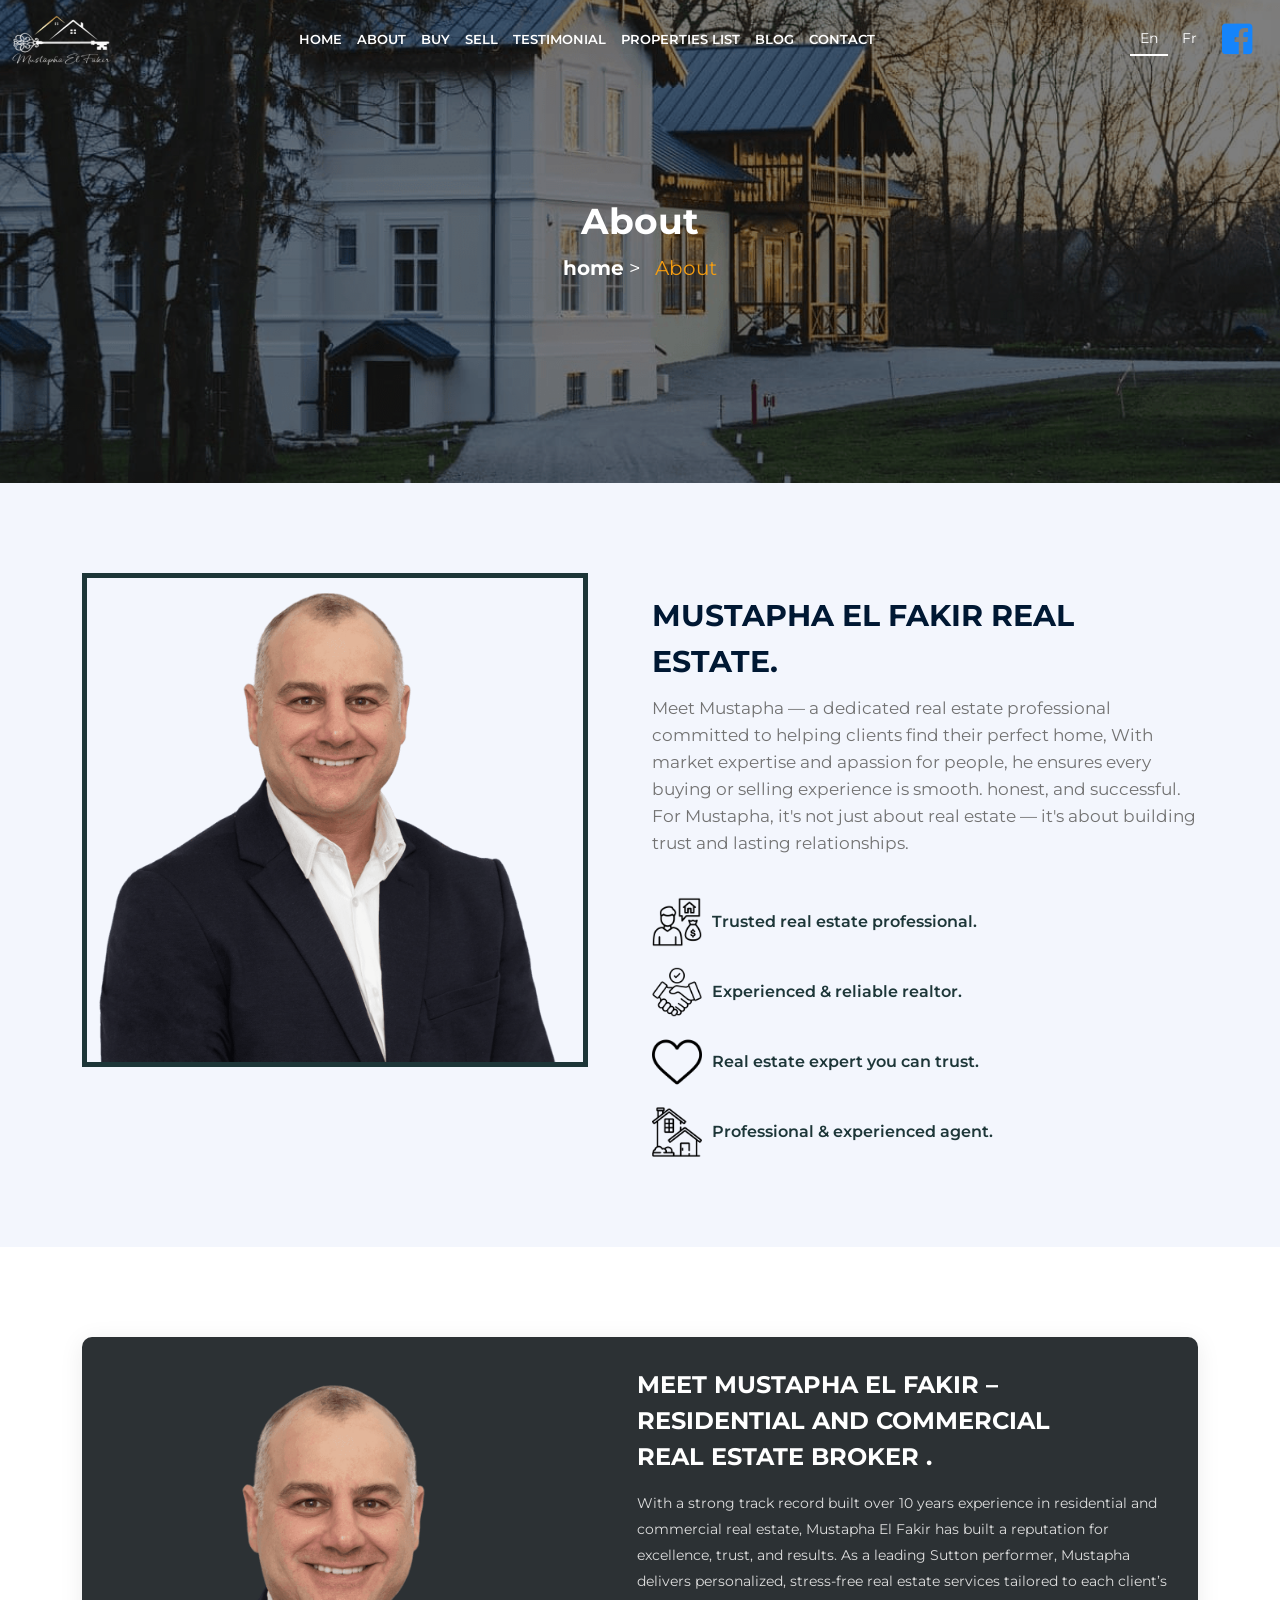
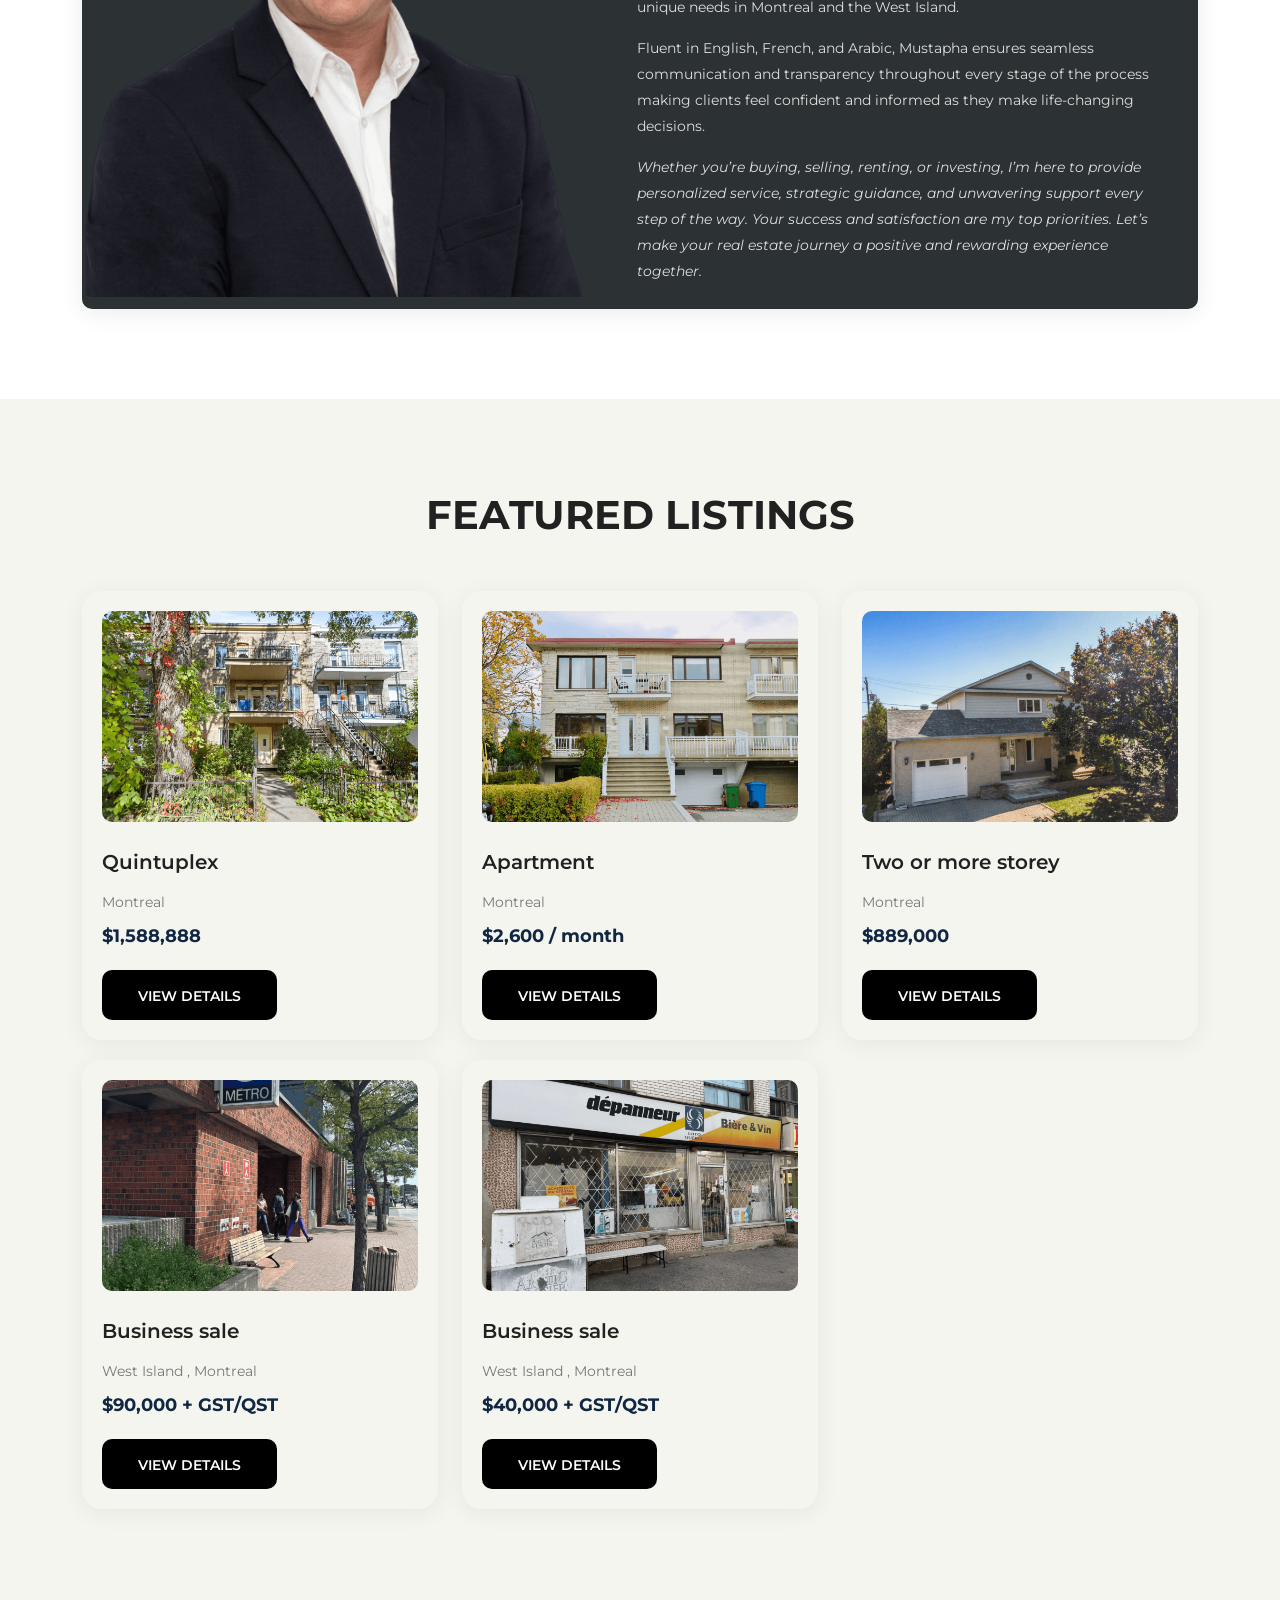
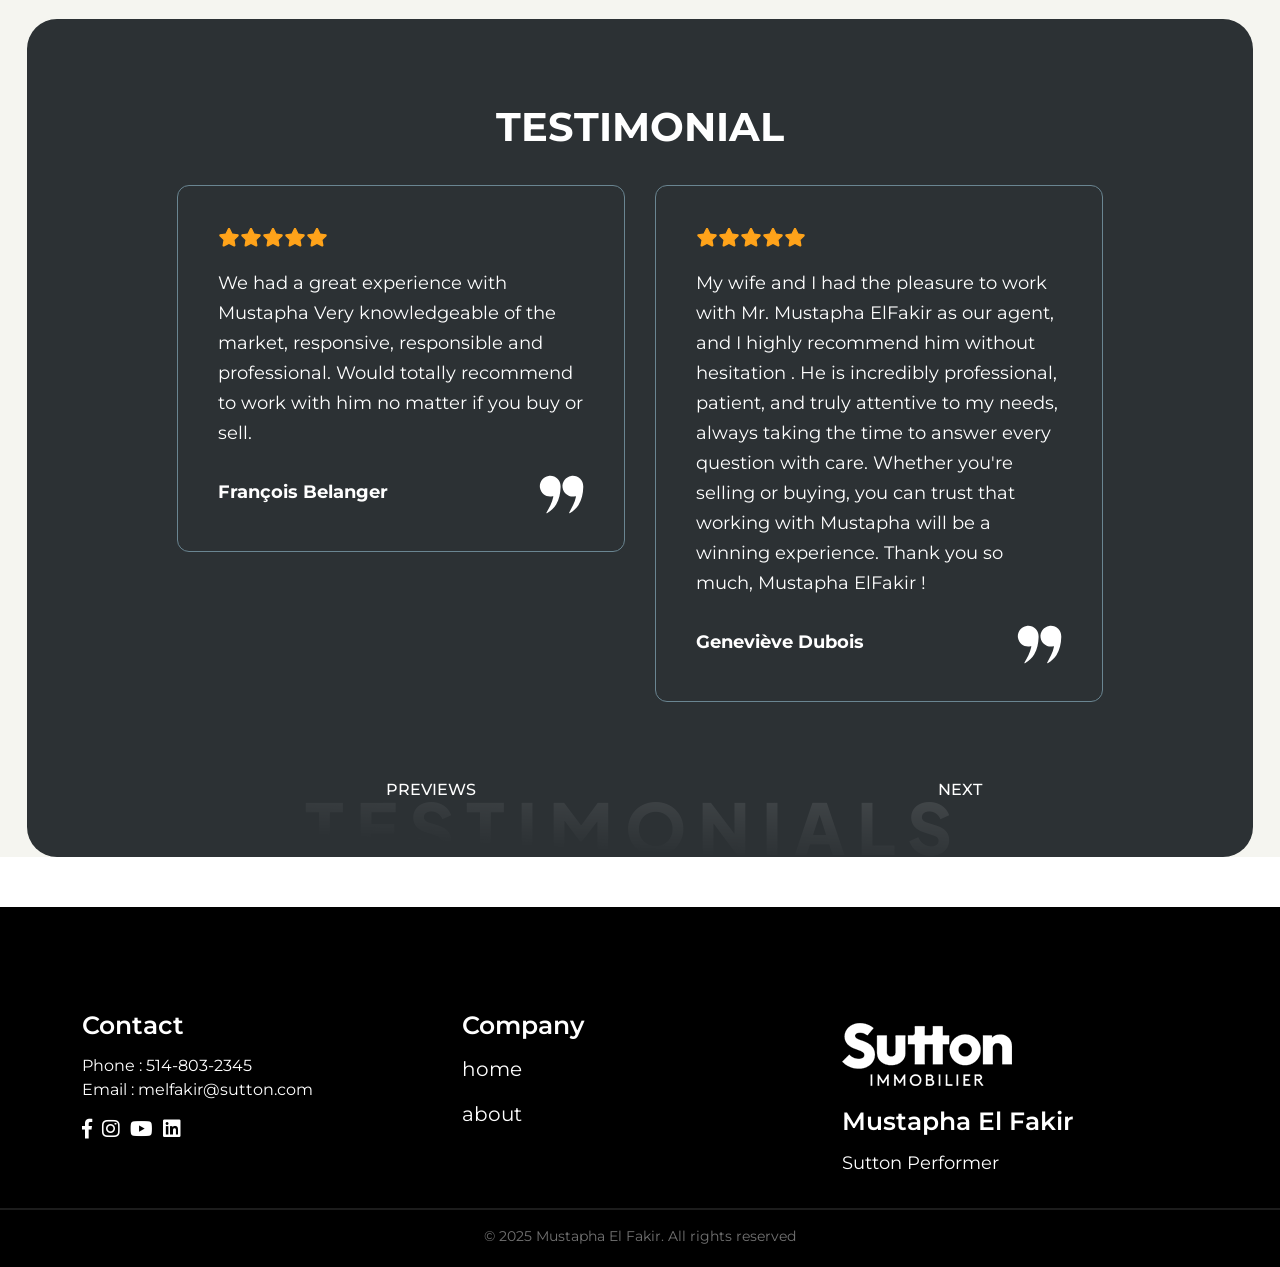
<file: about-us.html>
<!DOCTYPE html>
<html class="no-js" lang="en">

<head>
    <meta charset="utf-8" />
    <meta http-equiv="x-ua-compatible" content="ie=edge" />
    <title>Mustapha El Fakir</title>
    <meta name="robots" content="noindex, follow" />
    <meta name="description" content="" />
    <meta name="viewport" content="width=device-width, initial-scale=1, shrink-to-fit=no" />
    <!-- Favicon -->
    <link rel="shortcut icon" type="image/x-icon" href="./assets/images/favicon-.png" />

    <!-- CSS (Font, Vendor, Icon, Plugins & Style CSS files) -->

    <!-- CSS (Font, Vendor, Icon, Plugins & Style CSS files) -->
    <!-- Font CSS -->
    <link rel="preconnect" href="https://fonts.googleapis.com">
    <link rel="preconnect" href="https://fonts.gstatic.com" crossorigin>
    <link href="https://fonts.googleapis.com/css2?family=Montserrat:ital,wght@0,100..900;1,100..900&family=Plus+Jakarta+Sans:ital,wght@0,200..800;1,200..800&display=swap" rel="stylesheet">

    <!-- Vendor CSS (Bootstrap & Icon Font) -->
    <link rel="stylesheet" href="./assets/css/all.min.css" />
    <link rel="stylesheet" href="./assets/css/bootstrap.min.css" />

    <!-- Plugins CSS (All Plugins Files) -->
    <link rel="stylesheet" href="./assets/css/swiper-bundle.min.css" />
    <link rel="stylesheet" href="./assets/css/slick.css" />
    <link rel="stylesheet" href="./assets/css/animate.min.css" />

    <!-- Style CSS -->
    <link rel="stylesheet" href="./assets/css/style.css" />
</head>


<body>
    <!-- header start -->
    <header>
        <div class="header-area">
            <div class="container-fluid">
                <div class="row align-items-center">
                    <div class="col-lg-2 col-6">
                        <div class="header-logo">
                            <a href="index.html">
                                <img class="logo-main" src="assets/images/logo (2).png" alt="logo" />
                            </a>
                        </div>
                    </div>
                    <div class="col-lg-7 d-none d-lg-block">
                        <nav class="header-menu">
                            <ul class="main-menu">
                                <li><a data-i18n="header_home" href="index.html">home</a></li>
                                <li><a data-i18n="header_about" href="about-us.html">about</a></li>
                                <li><a data-i18n="header_buy" href="buy-now.html">Buy</a></li>
                                <li><a data-i18n="header_sell" href="sell.html">Sell</a></li>
                                <li><a data-i18n="header_testimonial" href="testimonial.html">testimonial</a></li>
                                <li><a data-i18n="header_properties" href="properties-list.html">Properties List</a></li>
                                <li><a data-i18n="header_blog" href="blog.html">Blogs</a></li>
                                <li><a data-i18n="header_contact" href="contact.html">contact</a></li>
                            </ul>
                        </nav>
                    </div>
                    <div class="col-lg-3 col-6">
                        <div class="header-meta">
                            <div class="header-meta-btn ">
                                <div class="lang-switch">
                                    <button class="lang-btn active" data-lang="en">En</button>
                                    <button class="lang-btn" data-lang="french">Fr</button>
                                </div>
                                <a class="header-icon" href="https://www.facebook.com/profile.php?id=61576786650505"><i class="fa-brands fa-square-facebook"></i></a>
                                <div class="header-meta--toggle d-lg-none">
                                    <button class="toggle-btn" type="button" data-bs-toggle="offcanvas" data-bs-target="#mobileMenu">
                                        <span></span>
                                        <span></span>
                                        <span></span>
                                    </button>
                                </div>
                            </div>
                            <!-- MOBILE MENU -->

                        </div>
                    </div>
                </div>
            </div>
        </div>
    </header>
    <!-- header end -->

    <!-- Mobile Menu Start -->
    <div class="offcanvas offcanvas-start" tabindex="-1" id="mobileMenu" aria-labelledby="offcanvasExampleLabel">
        <div class="offcanvas-header">
            <h5 class="offcanvas-title">Menu</h5>
            <button type="button" class="btn-close" data-bs-dismiss="offcanvas" aria-label="Close"></button>
        </div>
        <div class="offcanvas-body">
            <ul class="mobile-main-menu">
                <li><a data-i18n="header_home" href="index.html">home</a></li>
                <li><a data-i18n="header_about" href="about-us.html">about</a></li>
                <li><a data-i18n="header_buy" href="buy-now.html">Buy</a></li>
                <li><a data-i18n="header_sell" href="sell.html">Sell</a></li>
                <li><a data-i18n="header_testimonial" href="testimonial.html">testimonial</a></li>
                <li><a data-i18n="header_blog" href="blog.html">Blogs</a></li>
                <li><a data-i18n="header_properties" href="properties-list.html">Properties List</a></li>
                <li><a data-i18n="header_contact" href="contact.html">contact</a></li>
            </ul>
        </div>
        <div class="offcanvas-footer text-center">

        </div>
    </div>
    <!-- Mobile Menu Start -->

    <!-- header End -->

    <main>

        <!-- breadcrumb area start -->
        <div class="breadcrumb-area" style="background-image: url(assets/images/breadcrumb-bg.jpg); background-repeat: no-repeat; background-size: cover; background-position: center center;">
            <div class="container">
                <div class="breadcrumb-wrapper">
                    <h2 data-i18n="breadcrumb_about_title" class="breadcrumb-title">About</h2>
                    <ul class="breadcrumb-list">
                        <li class="home-link"><a data-i18n="header_home" href="index.html">Home</a></li>
                        <li><span data-i18n="breadcrumb_about_title">About</span></li>
                    </ul>
                </div>
            </div>
        </div>
        <!-- breadcrumb area end -->

        <!-- about-area start -->
        <div class="about-us-area section-padding">
            <div class="container">
                <div class="row">
                    <div class="col-xl-6 col-lg-6 ">
                        <div class="about-left-wrap">
                            <div class="about-thumb">
                                <img src="assets/images/owner.png" alt="">
                            </div>
                        </div>
                    </div>
                    <div class="col-xl-6">
                        <div class="about-right-wrap">
                            <div class="about-content">
                                <h2 data-i18n="about_title" class="about-title">Mustapha El Fakir Real Estate.</h2>
                                <p data-i18n="about_description" class="about-des">
                                    Meet Mustapha — a dedicated real estate professional committed to
                                    helping clients find their perfect home, With market expertise and a
                                    passion for people, he ensures every buying or selling experience is
                                    smooth. honest, and successful. For Mustapha, it's not just about real
                                    estate — it's about building trust and lasting relationships.
                                </p>
                                <div class="about-list">
                                    <ul class="list-box">
                                        <li class="list-items"><span><img src="assets/images/about-list-icon-1.png" alt=""></span>
                                            <p data-i18n="about_list_item_1">Trusted real estate professional.</p>
                                        </li>
                                        <li class="list-items"><span><img src="assets/images/about-list-icon-2.png" alt=""></span>
                                            <p data-i18n="about_list_item_2">Experienced & reliable realtor.</p>
                                        </li>
                                        <li class="list-items"><span><img src="assets/images/about-list-icon-3.png" alt=""></span>
                                            <p data-i18n="about_list_item_3">Real estate expert you can trust.</p>
                                        </li>
                                        <li class="list-items"><span><img src="assets/images/about-list-icon-4.png" alt=""></span>
                                            <p data-i18n="about_list_item_4">Professional & experienced agent</p>
                                        </li>
                                    </ul>
                                </div>
                            </div>
                        </div>
                    </div>
                </div>
            </div>
        </div>
        <!-- about area end -->
        <!-- owner area start  -->
        <div class="owner-area section-padding ">
            <div class="container">
                <div class="owner-wrapper">
                    <div class="row align-items-center">
                        <div class="col-lg-6">
                            <div class="owner-image wow 
                                animate__animated 
                                animate__fadeInUp">
                                <img class="owner-image--img" src="assets/images/owner.png" alt="Owner" />
                            </div>
                        </div>
                        <div class="col-lg-6">
                            <div class="owner-content wow 
                                animate__animated 
                                animate__fadeInUp">
                                <h4 data-i18n="owner_title" class="owner-content--title">
                                    Meet Mustapha El Fakir – <br> Residential and Commercial <br> Real Estate Broker .
                                </h4>
                                <p data-i18n="about_owner_des_1" class="owner-content--des">
                                    With a strong track record built over 10 years of experience in both residential and commercial real estate, Mustapha El Fakir has built a reputation for excellence, trust, and results. As a leading Sutton performer, Mustapha delivers personalized, stress-free real estate services tailored to each client’s unique needs in Montreal and the West Island.
                                </p>
                                <p data-i18n="about_owner_des_2" class="owner-content--des">
                                    Fluent in English, French, and Arabic, Mustapha ensures seamless communication and transparency throughout every stage of the process making clients feel confident and informed as they make life-changing decisions.
                                </p>
                                <p data-i18n="about_owner_des_3" class="owner-content--des owner-des-italic ">
                                    Whether you’re buying, selling, renting, or investing, I’m here to provide personalized service, strategic guidance, and unwavering support every step of the way. Your success and satisfaction are my top priorities. Let’s make your real estate journey a positive and rewarding experience together
                                </p>
                            </div>
                        </div>
                    </div>
                </div>
            </div>
        </div>
        <!-- owner area end  -->

        <!-- branding area start -->
        <div class="brand-area-start ">
            <div class="brand-slider">

            </div>
        </div>
        <!-- branding area end -->

        <!-- feature area start -->
        <div class="feature-area section-padding">
            <div class="container">
                <div class="feature-title text-center">
                    <h4 data-i18n="home_list_title" class="feature-title--title">Featured Listings</h4>
                </div>
                <div class="feature-list">
                    <div class="row">
                        <!-- feature item 1 -->
                        <div class="col-xl-4 col-lg-4 col-md-6">
                            <div class="feature-item ">
                                <div class="feature-thumb">
                                    <a href="properties-list.html"><img src="assets/images/feature-img.png" alt="Feature Image 1" /></a>
                                </div>
                                <div class="feature-content">
                                    <a href="properties-list.html">
                                        <h4 class="feature-content--title">Quintuplex</h4>
                                    </a>
                                    <p data-i18n="home_list_location" class="feature-content--location">Montreal</p>
                                    <p class="feature-content--price">$1,588,888</p>
                                    <a data-i18n="home_list_btn" href="properties-list.html" class="yellow-btn card-btn">View Details</a>
                                </div>
                            </div>
                        </div>
                        <!-- feature item 2 -->
                        <div class="col-xl-4 col-lg-4 col-md-6">
                            <div class="feature-item">
                                <div class="feature-thumb">
                                    <a href="properties-list.html"><img src="assets/images/details-2-img-1.png" alt="Feature Image 2" /></a>
                                </div>
                                <div class="feature-content">
                                    <a href="properties-list.html">
                                        <h4 class="feature-content--title">Apartment</h4>
                                    </a>
                                    <p data-i18n="home_list_location" class="feature-content--location">Montreal</p>
                                    <p class="feature-content--price">$2,600 / month</p>
                                    <a data-i18n="home_list_btn" href="properties-list.html" class="yellow-btn card-btn">View Details</a>
                                </div>
                            </div>
                        </div>
                        <!-- feature item 3 -->
                        <div class="col-xl-4 col-lg-4 col-md-6">
                            <div class="feature-item">
                                <div class="feature-thumb">
                                    <a href="properties-list.html"><img src="assets/images/feature-img-3.png" alt="Feature Image 3" /></a>
                                </div>
                                <div class="feature-content">
                                    <a href="properties-list.html">
                                        <h4 class="feature-content--title">Two or more storey</h4>
                                    </a>
                                    <p data-i18n="home_list_location" class="feature-content--location">Montreal</p>
                                    <p class="feature-content--price">$889,000</p>
                                    <a data-i18n="home_list_btn" href="properties-list.html" class="yellow-btn card-btn">View Details</a>
                                </div>
                            </div>
                        </div>
                        <!-- feature item 4 -->
                        <div class="col-xl-4 col-lg-4 col-md-6">
                            <div class="feature-item">
                                <div class="feature-thumb">
                                    <a href="properties-list.html"><img src="assets/images/feature-img-4.png" alt="Feature Image 3" /></a>
                                </div>
                                <div class="feature-content">
                                    <a href="properties-list.html">
                                        <h4 class="feature-content--title">Business sale</h4>
                                    </a>
                                    <p data-i18n="home_list_location_2" class="feature-content--location">West Island, Montreal</p>
                                    <p class="feature-content--price">$90,000 + GST/QST</p>
                                    <a data-i18n="home_list_btn" href="properties-list.html" class="yellow-btn card-btn">View Details</a>
                                </div>
                            </div>
                        </div>
                        <!-- feature item 5 -->
                        <div class="col-xl-4 col-lg-4 col-md-6">
                            <div class="feature-item">
                                <div class="feature-thumb">
                                    <a href="properties-list.html"><img src="assets/images/feature-img-5.png" alt="Feature Image 3" /></a>
                                </div>
                                <div class="feature-content">
                                    <a href="properties-list.html">
                                        <h4 class="feature-content--title">Business sale</h4>
                                    </a>
                                    <p data-i18n="home_list_location_2" class="feature-content--location">West Island, Montreal</p>
                                    <p class="feature-content--price">$40,000 + GST/QST</p>
                                    <a data-i18n="home_list_btn" href="properties-list.html" class="yellow-btn card-btn">View Details</a>
                                </div>
                            </div>
                        </div>
                    </div>
                </div>
            </div>
        </div>
        <!-- feature area start -->

        <!-- testimonial area start-->
        <div class="testimonial-area-3 ">
            <!-- testimonial shape -->
            <div class="container-fluid">
                <div class="testimonial-wrapper-3 section-padding">
                    <div class="testimonial-bg-text-box">
                        <h3 data-i18n="home_tes_bg_title" class="testimonial-bg-text">TESTIMONIALS</h3>
                    </div>
                    <!-- section title start -->
                    <div class="testimonial-title-3 text-center">
                        <h4 data-i18n="home_tes_title" class="testimonial-title--title">Testimonial</h4>
                    </div>
                    <!-- section title end -->
                    <div class="testimonial-client-box">
                        <div class="testimonial-slider-box">
                            <div class="testiminial-slider">
                                <div class="swiper">
                                    <div class="testimonial-active-3">
                                        <div class="swiper-wrapper">
                                            <!-- testimonial slide 1 -->
                                            <div class="swiper-slide">
                                                <div class="testimonial">
                                                    <div class="textimonial-box">
                                                        <div class="testimonial-content">
                                                            <div class="testimonial-review">
                                                                <ul class="testimonial-rating">
                                                                    <li>
                                                                        <svg xmlns="http://www.w3.org/2000/svg" width="22" height="22" viewBox="0 0 22 22" fill="none">
                                                                            <path d="M5.66485 20.6249C5.49484 20.6255 5.32686 20.588 5.17319 20.5153C5.01951 20.4426 4.88402 20.3365 4.77662 20.2047C4.66922 20.0729 4.59261 19.9188 4.5524 19.7536C4.5122 19.5884 4.5094 19.4163 4.54422 19.2499L5.4586 13.9012L1.57422 10.1268C1.42202 9.97812 1.31442 9.78985 1.26356 9.58325C1.21269 9.37665 1.2206 9.15995 1.28638 8.9576C1.35216 8.75526 1.47319 8.57533 1.63582 8.43814C1.79845 8.30094 1.99619 8.21194 2.20672 8.18117L7.56235 7.4043L9.96172 2.5368C10.0543 2.34161 10.2003 2.17668 10.3828 2.06119C10.5654 1.94571 10.777 1.8844 10.993 1.8844C11.209 1.8844 11.4206 1.94571 11.6031 2.06119C11.7857 2.17668 11.9317 2.34161 12.0242 2.5368L14.4374 7.4043L19.8067 8.18805C20.0173 8.21881 20.215 8.30781 20.3776 8.44501C20.5403 8.58221 20.6613 8.76213 20.7271 8.96448C20.7929 9.16682 20.8008 9.38353 20.7499 9.59013C20.699 9.79673 20.5914 9.98499 20.4392 10.1337L16.5549 13.9218L17.4555 19.2499C17.4913 19.4586 17.4684 19.6732 17.3893 19.8696C17.3102 20.066 17.178 20.2366 17.0074 20.3622C16.8369 20.4877 16.6348 20.5634 16.4238 20.5806C16.2127 20.5979 16.001 20.5561 15.8124 20.4599L10.9998 17.9368L6.18735 20.4599C6.02928 20.5568 5.84988 20.6134 5.66485 20.6249ZM2.88047 9.47367L6.51047 13.0143C6.64385 13.143 6.74367 13.3024 6.8012 13.4786C6.85873 13.6547 6.87221 13.8423 6.84047 14.0249L5.9811 19.0162L10.4705 16.6581C10.6338 16.5725 10.8155 16.5278 10.9998 16.5278C11.1842 16.5278 11.3659 16.5725 11.5292 16.6581L16.0186 19.0162L15.1592 14.0181C15.1275 13.8355 15.141 13.6479 15.1985 13.4717C15.256 13.2955 15.3558 13.1361 15.4892 13.0074L19.1192 9.4668L14.1005 8.73805C13.9172 8.71132 13.7432 8.6404 13.5935 8.5314C13.4438 8.4224 13.3228 8.27861 13.2411 8.11242L10.9998 3.57492L8.7586 8.1193C8.67687 8.28548 8.55592 8.42928 8.4062 8.53828C8.25648 8.64727 8.08248 8.7182 7.89922 8.74493L2.88047 9.47367Z" fill="#FFA31A" />
                                                                            <path d="M11.4049 2.83906L13.8593 7.81656C13.8915 7.8818 13.9389 7.93834 13.9976 7.98142C14.0562 8.02449 14.1243 8.05284 14.1962 8.06406L19.6962 8.86156C19.7769 8.87674 19.852 8.91354 19.9134 8.96805C19.9749 9.02255 20.0204 9.09271 20.0451 9.17105C20.0698 9.24938 20.0728 9.33295 20.0537 9.41284C20.0346 9.49274 19.9942 9.56595 19.9368 9.62469L15.9631 13.4953C15.9108 13.5464 15.8716 13.6093 15.8489 13.6787C15.8262 13.7481 15.8205 13.822 15.8324 13.8941L16.7674 19.3941C16.7853 19.4813 16.7772 19.5719 16.7439 19.6545C16.7107 19.7371 16.6539 19.8081 16.5806 19.8587C16.5073 19.9093 16.4208 19.9372 16.3318 19.9389C16.2427 19.9406 16.1551 19.9161 16.0799 19.8684L11.1712 17.2834C11.1064 17.2497 11.0345 17.2321 10.9615 17.2321C10.8885 17.2321 10.8166 17.2497 10.7518 17.2834L5.87744 19.8478C5.80224 19.8955 5.71466 19.92 5.62563 19.9183C5.53659 19.9166 5.45004 19.8887 5.37674 19.8381C5.30344 19.7875 5.24665 19.7165 5.21343 19.6339C5.18022 19.5512 5.17205 19.4607 5.18994 19.3734L6.12494 13.8734C6.13687 13.8014 6.13123 13.7275 6.10849 13.6581C6.08575 13.5886 6.04658 13.5257 5.99432 13.4747L2.06182 9.62469C2.0024 9.56571 1.96046 9.49143 1.94064 9.41009C1.92081 9.32875 1.92388 9.24352 1.9495 9.16381C1.97512 9.08411 2.02229 9.01304 2.0858 8.95848C2.1493 8.90393 2.22666 8.868 2.30932 8.85469L7.80932 8.05719C7.8812 8.04596 7.94932 8.01762 8.00795 7.97454C8.06658 7.93147 8.11399 7.87493 8.14619 7.80969L10.6006 2.83219C10.6396 2.75903 10.6979 2.69796 10.7691 2.6556C10.8404 2.61325 10.9219 2.59123 11.0048 2.59194C11.0877 2.59264 11.1689 2.61605 11.2394 2.65962C11.3099 2.70319 11.3672 2.76525 11.4049 2.83906Z" fill="#FFA31A" />
                                                                        </svg>
                                                                    </li>
                                                                    <li>
                                                                        <svg xmlns="http://www.w3.org/2000/svg" width="22" height="22" viewBox="0 0 22 22" fill="none">
                                                                            <path d="M5.66485 20.6249C5.49484 20.6255 5.32686 20.588 5.17319 20.5153C5.01951 20.4426 4.88402 20.3365 4.77662 20.2047C4.66922 20.0729 4.59261 19.9188 4.5524 19.7536C4.5122 19.5884 4.5094 19.4163 4.54422 19.2499L5.4586 13.9012L1.57422 10.1268C1.42202 9.97812 1.31442 9.78985 1.26356 9.58325C1.21269 9.37665 1.2206 9.15995 1.28638 8.9576C1.35216 8.75526 1.47319 8.57533 1.63582 8.43814C1.79845 8.30094 1.99619 8.21194 2.20672 8.18117L7.56235 7.4043L9.96172 2.5368C10.0543 2.34161 10.2003 2.17668 10.3828 2.06119C10.5654 1.94571 10.777 1.8844 10.993 1.8844C11.209 1.8844 11.4206 1.94571 11.6031 2.06119C11.7857 2.17668 11.9317 2.34161 12.0242 2.5368L14.4374 7.4043L19.8067 8.18805C20.0173 8.21881 20.215 8.30781 20.3776 8.44501C20.5403 8.58221 20.6613 8.76213 20.7271 8.96448C20.7929 9.16682 20.8008 9.38353 20.7499 9.59013C20.699 9.79673 20.5914 9.98499 20.4392 10.1337L16.5549 13.9218L17.4555 19.2499C17.4913 19.4586 17.4684 19.6732 17.3893 19.8696C17.3102 20.066 17.178 20.2366 17.0074 20.3622C16.8369 20.4877 16.6348 20.5634 16.4238 20.5806C16.2127 20.5979 16.001 20.5561 15.8124 20.4599L10.9998 17.9368L6.18735 20.4599C6.02928 20.5568 5.84988 20.6134 5.66485 20.6249ZM2.88047 9.47367L6.51047 13.0143C6.64385 13.143 6.74367 13.3024 6.8012 13.4786C6.85873 13.6547 6.87221 13.8423 6.84047 14.0249L5.9811 19.0162L10.4705 16.6581C10.6338 16.5725 10.8155 16.5278 10.9998 16.5278C11.1842 16.5278 11.3659 16.5725 11.5292 16.6581L16.0186 19.0162L15.1592 14.0181C15.1275 13.8355 15.141 13.6479 15.1985 13.4717C15.256 13.2955 15.3558 13.1361 15.4892 13.0074L19.1192 9.4668L14.1005 8.73805C13.9172 8.71132 13.7432 8.6404 13.5935 8.5314C13.4438 8.4224 13.3228 8.27861 13.2411 8.11242L10.9998 3.57492L8.7586 8.1193C8.67687 8.28548 8.55592 8.42928 8.4062 8.53828C8.25648 8.64727 8.08248 8.7182 7.89922 8.74493L2.88047 9.47367Z" fill="#FFA31A" />
                                                                            <path d="M11.4049 2.83906L13.8593 7.81656C13.8915 7.8818 13.9389 7.93834 13.9976 7.98142C14.0562 8.02449 14.1243 8.05284 14.1962 8.06406L19.6962 8.86156C19.7769 8.87674 19.852 8.91354 19.9134 8.96805C19.9749 9.02255 20.0204 9.09271 20.0451 9.17105C20.0698 9.24938 20.0728 9.33295 20.0537 9.41284C20.0346 9.49274 19.9942 9.56595 19.9368 9.62469L15.9631 13.4953C15.9108 13.5464 15.8716 13.6093 15.8489 13.6787C15.8262 13.7481 15.8205 13.822 15.8324 13.8941L16.7674 19.3941C16.7853 19.4813 16.7772 19.5719 16.7439 19.6545C16.7107 19.7371 16.6539 19.8081 16.5806 19.8587C16.5073 19.9093 16.4208 19.9372 16.3318 19.9389C16.2427 19.9406 16.1551 19.9161 16.0799 19.8684L11.1712 17.2834C11.1064 17.2497 11.0345 17.2321 10.9615 17.2321C10.8885 17.2321 10.8166 17.2497 10.7518 17.2834L5.87744 19.8478C5.80224 19.8955 5.71466 19.92 5.62563 19.9183C5.53659 19.9166 5.45004 19.8887 5.37674 19.8381C5.30344 19.7875 5.24665 19.7165 5.21343 19.6339C5.18022 19.5512 5.17205 19.4607 5.18994 19.3734L6.12494 13.8734C6.13687 13.8014 6.13123 13.7275 6.10849 13.6581C6.08575 13.5886 6.04658 13.5257 5.99432 13.4747L2.06182 9.62469C2.0024 9.56571 1.96046 9.49143 1.94064 9.41009C1.92081 9.32875 1.92388 9.24352 1.9495 9.16381C1.97512 9.08411 2.02229 9.01304 2.0858 8.95848C2.1493 8.90393 2.22666 8.868 2.30932 8.85469L7.80932 8.05719C7.8812 8.04596 7.94932 8.01762 8.00795 7.97454C8.06658 7.93147 8.11399 7.87493 8.14619 7.80969L10.6006 2.83219C10.6396 2.75903 10.6979 2.69796 10.7691 2.6556C10.8404 2.61325 10.9219 2.59123 11.0048 2.59194C11.0877 2.59264 11.1689 2.61605 11.2394 2.65962C11.3099 2.70319 11.3672 2.76525 11.4049 2.83906Z" fill="#FFA31A" />
                                                                        </svg>
                                                                    </li>
                                                                    <li>
                                                                        <svg xmlns="http://www.w3.org/2000/svg" width="22" height="22" viewBox="0 0 22 22" fill="none">
                                                                            <path d="M5.66485 20.6249C5.49484 20.6255 5.32686 20.588 5.17319 20.5153C5.01951 20.4426 4.88402 20.3365 4.77662 20.2047C4.66922 20.0729 4.59261 19.9188 4.5524 19.7536C4.5122 19.5884 4.5094 19.4163 4.54422 19.2499L5.4586 13.9012L1.57422 10.1268C1.42202 9.97812 1.31442 9.78985 1.26356 9.58325C1.21269 9.37665 1.2206 9.15995 1.28638 8.9576C1.35216 8.75526 1.47319 8.57533 1.63582 8.43814C1.79845 8.30094 1.99619 8.21194 2.20672 8.18117L7.56235 7.4043L9.96172 2.5368C10.0543 2.34161 10.2003 2.17668 10.3828 2.06119C10.5654 1.94571 10.777 1.8844 10.993 1.8844C11.209 1.8844 11.4206 1.94571 11.6031 2.06119C11.7857 2.17668 11.9317 2.34161 12.0242 2.5368L14.4374 7.4043L19.8067 8.18805C20.0173 8.21881 20.215 8.30781 20.3776 8.44501C20.5403 8.58221 20.6613 8.76213 20.7271 8.96448C20.7929 9.16682 20.8008 9.38353 20.7499 9.59013C20.699 9.79673 20.5914 9.98499 20.4392 10.1337L16.5549 13.9218L17.4555 19.2499C17.4913 19.4586 17.4684 19.6732 17.3893 19.8696C17.3102 20.066 17.178 20.2366 17.0074 20.3622C16.8369 20.4877 16.6348 20.5634 16.4238 20.5806C16.2127 20.5979 16.001 20.5561 15.8124 20.4599L10.9998 17.9368L6.18735 20.4599C6.02928 20.5568 5.84988 20.6134 5.66485 20.6249ZM2.88047 9.47367L6.51047 13.0143C6.64385 13.143 6.74367 13.3024 6.8012 13.4786C6.85873 13.6547 6.87221 13.8423 6.84047 14.0249L5.9811 19.0162L10.4705 16.6581C10.6338 16.5725 10.8155 16.5278 10.9998 16.5278C11.1842 16.5278 11.3659 16.5725 11.5292 16.6581L16.0186 19.0162L15.1592 14.0181C15.1275 13.8355 15.141 13.6479 15.1985 13.4717C15.256 13.2955 15.3558 13.1361 15.4892 13.0074L19.1192 9.4668L14.1005 8.73805C13.9172 8.71132 13.7432 8.6404 13.5935 8.5314C13.4438 8.4224 13.3228 8.27861 13.2411 8.11242L10.9998 3.57492L8.7586 8.1193C8.67687 8.28548 8.55592 8.42928 8.4062 8.53828C8.25648 8.64727 8.08248 8.7182 7.89922 8.74493L2.88047 9.47367Z" fill="#FFA31A" />
                                                                            <path d="M11.4049 2.83906L13.8593 7.81656C13.8915 7.8818 13.9389 7.93834 13.9976 7.98142C14.0562 8.02449 14.1243 8.05284 14.1962 8.06406L19.6962 8.86156C19.7769 8.87674 19.852 8.91354 19.9134 8.96805C19.9749 9.02255 20.0204 9.09271 20.0451 9.17105C20.0698 9.24938 20.0728 9.33295 20.0537 9.41284C20.0346 9.49274 19.9942 9.56595 19.9368 9.62469L15.9631 13.4953C15.9108 13.5464 15.8716 13.6093 15.8489 13.6787C15.8262 13.7481 15.8205 13.822 15.8324 13.8941L16.7674 19.3941C16.7853 19.4813 16.7772 19.5719 16.7439 19.6545C16.7107 19.7371 16.6539 19.8081 16.5806 19.8587C16.5073 19.9093 16.4208 19.9372 16.3318 19.9389C16.2427 19.9406 16.1551 19.9161 16.0799 19.8684L11.1712 17.2834C11.1064 17.2497 11.0345 17.2321 10.9615 17.2321C10.8885 17.2321 10.8166 17.2497 10.7518 17.2834L5.87744 19.8478C5.80224 19.8955 5.71466 19.92 5.62563 19.9183C5.53659 19.9166 5.45004 19.8887 5.37674 19.8381C5.30344 19.7875 5.24665 19.7165 5.21343 19.6339C5.18022 19.5512 5.17205 19.4607 5.18994 19.3734L6.12494 13.8734C6.13687 13.8014 6.13123 13.7275 6.10849 13.6581C6.08575 13.5886 6.04658 13.5257 5.99432 13.4747L2.06182 9.62469C2.0024 9.56571 1.96046 9.49143 1.94064 9.41009C1.92081 9.32875 1.92388 9.24352 1.9495 9.16381C1.97512 9.08411 2.02229 9.01304 2.0858 8.95848C2.1493 8.90393 2.22666 8.868 2.30932 8.85469L7.80932 8.05719C7.8812 8.04596 7.94932 8.01762 8.00795 7.97454C8.06658 7.93147 8.11399 7.87493 8.14619 7.80969L10.6006 2.83219C10.6396 2.75903 10.6979 2.69796 10.7691 2.6556C10.8404 2.61325 10.9219 2.59123 11.0048 2.59194C11.0877 2.59264 11.1689 2.61605 11.2394 2.65962C11.3099 2.70319 11.3672 2.76525 11.4049 2.83906Z" fill="#FFA31A" />
                                                                        </svg>
                                                                    </li>
                                                                    <li>
                                                                        <svg xmlns="http://www.w3.org/2000/svg" width="22" height="22" viewBox="0 0 22 22" fill="none">
                                                                            <path d="M5.66485 20.6249C5.49484 20.6255 5.32686 20.588 5.17319 20.5153C5.01951 20.4426 4.88402 20.3365 4.77662 20.2047C4.66922 20.0729 4.59261 19.9188 4.5524 19.7536C4.5122 19.5884 4.5094 19.4163 4.54422 19.2499L5.4586 13.9012L1.57422 10.1268C1.42202 9.97812 1.31442 9.78985 1.26356 9.58325C1.21269 9.37665 1.2206 9.15995 1.28638 8.9576C1.35216 8.75526 1.47319 8.57533 1.63582 8.43814C1.79845 8.30094 1.99619 8.21194 2.20672 8.18117L7.56235 7.4043L9.96172 2.5368C10.0543 2.34161 10.2003 2.17668 10.3828 2.06119C10.5654 1.94571 10.777 1.8844 10.993 1.8844C11.209 1.8844 11.4206 1.94571 11.6031 2.06119C11.7857 2.17668 11.9317 2.34161 12.0242 2.5368L14.4374 7.4043L19.8067 8.18805C20.0173 8.21881 20.215 8.30781 20.3776 8.44501C20.5403 8.58221 20.6613 8.76213 20.7271 8.96448C20.7929 9.16682 20.8008 9.38353 20.7499 9.59013C20.699 9.79673 20.5914 9.98499 20.4392 10.1337L16.5549 13.9218L17.4555 19.2499C17.4913 19.4586 17.4684 19.6732 17.3893 19.8696C17.3102 20.066 17.178 20.2366 17.0074 20.3622C16.8369 20.4877 16.6348 20.5634 16.4238 20.5806C16.2127 20.5979 16.001 20.5561 15.8124 20.4599L10.9998 17.9368L6.18735 20.4599C6.02928 20.5568 5.84988 20.6134 5.66485 20.6249ZM2.88047 9.47367L6.51047 13.0143C6.64385 13.143 6.74367 13.3024 6.8012 13.4786C6.85873 13.6547 6.87221 13.8423 6.84047 14.0249L5.9811 19.0162L10.4705 16.6581C10.6338 16.5725 10.8155 16.5278 10.9998 16.5278C11.1842 16.5278 11.3659 16.5725 11.5292 16.6581L16.0186 19.0162L15.1592 14.0181C15.1275 13.8355 15.141 13.6479 15.1985 13.4717C15.256 13.2955 15.3558 13.1361 15.4892 13.0074L19.1192 9.4668L14.1005 8.73805C13.9172 8.71132 13.7432 8.6404 13.5935 8.5314C13.4438 8.4224 13.3228 8.27861 13.2411 8.11242L10.9998 3.57492L8.7586 8.1193C8.67687 8.28548 8.55592 8.42928 8.4062 8.53828C8.25648 8.64727 8.08248 8.7182 7.89922 8.74493L2.88047 9.47367Z" fill="#FFA31A" />
                                                                            <path d="M11.4049 2.83906L13.8593 7.81656C13.8915 7.8818 13.9389 7.93834 13.9976 7.98142C14.0562 8.02449 14.1243 8.05284 14.1962 8.06406L19.6962 8.86156C19.7769 8.87674 19.852 8.91354 19.9134 8.96805C19.9749 9.02255 20.0204 9.09271 20.0451 9.17105C20.0698 9.24938 20.0728 9.33295 20.0537 9.41284C20.0346 9.49274 19.9942 9.56595 19.9368 9.62469L15.9631 13.4953C15.9108 13.5464 15.8716 13.6093 15.8489 13.6787C15.8262 13.7481 15.8205 13.822 15.8324 13.8941L16.7674 19.3941C16.7853 19.4813 16.7772 19.5719 16.7439 19.6545C16.7107 19.7371 16.6539 19.8081 16.5806 19.8587C16.5073 19.9093 16.4208 19.9372 16.3318 19.9389C16.2427 19.9406 16.1551 19.9161 16.0799 19.8684L11.1712 17.2834C11.1064 17.2497 11.0345 17.2321 10.9615 17.2321C10.8885 17.2321 10.8166 17.2497 10.7518 17.2834L5.87744 19.8478C5.80224 19.8955 5.71466 19.92 5.62563 19.9183C5.53659 19.9166 5.45004 19.8887 5.37674 19.8381C5.30344 19.7875 5.24665 19.7165 5.21343 19.6339C5.18022 19.5512 5.17205 19.4607 5.18994 19.3734L6.12494 13.8734C6.13687 13.8014 6.13123 13.7275 6.10849 13.6581C6.08575 13.5886 6.04658 13.5257 5.99432 13.4747L2.06182 9.62469C2.0024 9.56571 1.96046 9.49143 1.94064 9.41009C1.92081 9.32875 1.92388 9.24352 1.9495 9.16381C1.97512 9.08411 2.02229 9.01304 2.0858 8.95848C2.1493 8.90393 2.22666 8.868 2.30932 8.85469L7.80932 8.05719C7.8812 8.04596 7.94932 8.01762 8.00795 7.97454C8.06658 7.93147 8.11399 7.87493 8.14619 7.80969L10.6006 2.83219C10.6396 2.75903 10.6979 2.69796 10.7691 2.6556C10.8404 2.61325 10.9219 2.59123 11.0048 2.59194C11.0877 2.59264 11.1689 2.61605 11.2394 2.65962C11.3099 2.70319 11.3672 2.76525 11.4049 2.83906Z" fill="#FFA31A" />
                                                                        </svg>
                                                                    </li>
                                                                    <li>
                                                                        <svg xmlns="http://www.w3.org/2000/svg" width="22" height="22" viewBox="0 0 22 22" fill="none">
                                                                            <path d="M5.66485 20.6249C5.49484 20.6255 5.32686 20.588 5.17319 20.5153C5.01951 20.4426 4.88402 20.3365 4.77662 20.2047C4.66922 20.0729 4.59261 19.9188 4.5524 19.7536C4.5122 19.5884 4.5094 19.4163 4.54422 19.2499L5.4586 13.9012L1.57422 10.1268C1.42202 9.97812 1.31442 9.78985 1.26356 9.58325C1.21269 9.37665 1.2206 9.15995 1.28638 8.9576C1.35216 8.75526 1.47319 8.57533 1.63582 8.43814C1.79845 8.30094 1.99619 8.21194 2.20672 8.18117L7.56235 7.4043L9.96172 2.5368C10.0543 2.34161 10.2003 2.17668 10.3828 2.06119C10.5654 1.94571 10.777 1.8844 10.993 1.8844C11.209 1.8844 11.4206 1.94571 11.6031 2.06119C11.7857 2.17668 11.9317 2.34161 12.0242 2.5368L14.4374 7.4043L19.8067 8.18805C20.0173 8.21881 20.215 8.30781 20.3776 8.44501C20.5403 8.58221 20.6613 8.76213 20.7271 8.96448C20.7929 9.16682 20.8008 9.38353 20.7499 9.59013C20.699 9.79673 20.5914 9.98499 20.4392 10.1337L16.5549 13.9218L17.4555 19.2499C17.4913 19.4586 17.4684 19.6732 17.3893 19.8696C17.3102 20.066 17.178 20.2366 17.0074 20.3622C16.8369 20.4877 16.6348 20.5634 16.4238 20.5806C16.2127 20.5979 16.001 20.5561 15.8124 20.4599L10.9998 17.9368L6.18735 20.4599C6.02928 20.5568 5.84988 20.6134 5.66485 20.6249ZM2.88047 9.47367L6.51047 13.0143C6.64385 13.143 6.74367 13.3024 6.8012 13.4786C6.85873 13.6547 6.87221 13.8423 6.84047 14.0249L5.9811 19.0162L10.4705 16.6581C10.6338 16.5725 10.8155 16.5278 10.9998 16.5278C11.1842 16.5278 11.3659 16.5725 11.5292 16.6581L16.0186 19.0162L15.1592 14.0181C15.1275 13.8355 15.141 13.6479 15.1985 13.4717C15.256 13.2955 15.3558 13.1361 15.4892 13.0074L19.1192 9.4668L14.1005 8.73805C13.9172 8.71132 13.7432 8.6404 13.5935 8.5314C13.4438 8.4224 13.3228 8.27861 13.2411 8.11242L10.9998 3.57492L8.7586 8.1193C8.67687 8.28548 8.55592 8.42928 8.4062 8.53828C8.25648 8.64727 8.08248 8.7182 7.89922 8.74493L2.88047 9.47367Z" fill="#FFA31A" />
                                                                            <path d="M11.4049 2.83906L13.8593 7.81656C13.8915 7.8818 13.9389 7.93834 13.9976 7.98142C14.0562 8.02449 14.1243 8.05284 14.1962 8.06406L19.6962 8.86156C19.7769 8.87674 19.852 8.91354 19.9134 8.96805C19.9749 9.02255 20.0204 9.09271 20.0451 9.17105C20.0698 9.24938 20.0728 9.33295 20.0537 9.41284C20.0346 9.49274 19.9942 9.56595 19.9368 9.62469L15.9631 13.4953C15.9108 13.5464 15.8716 13.6093 15.8489 13.6787C15.8262 13.7481 15.8205 13.822 15.8324 13.8941L16.7674 19.3941C16.7853 19.4813 16.7772 19.5719 16.7439 19.6545C16.7107 19.7371 16.6539 19.8081 16.5806 19.8587C16.5073 19.9093 16.4208 19.9372 16.3318 19.9389C16.2427 19.9406 16.1551 19.9161 16.0799 19.8684L11.1712 17.2834C11.1064 17.2497 11.0345 17.2321 10.9615 17.2321C10.8885 17.2321 10.8166 17.2497 10.7518 17.2834L5.87744 19.8478C5.80224 19.8955 5.71466 19.92 5.62563 19.9183C5.53659 19.9166 5.45004 19.8887 5.37674 19.8381C5.30344 19.7875 5.24665 19.7165 5.21343 19.6339C5.18022 19.5512 5.17205 19.4607 5.18994 19.3734L6.12494 13.8734C6.13687 13.8014 6.13123 13.7275 6.10849 13.6581C6.08575 13.5886 6.04658 13.5257 5.99432 13.4747L2.06182 9.62469C2.0024 9.56571 1.96046 9.49143 1.94064 9.41009C1.92081 9.32875 1.92388 9.24352 1.9495 9.16381C1.97512 9.08411 2.02229 9.01304 2.0858 8.95848C2.1493 8.90393 2.22666 8.868 2.30932 8.85469L7.80932 8.05719C7.8812 8.04596 7.94932 8.01762 8.00795 7.97454C8.06658 7.93147 8.11399 7.87493 8.14619 7.80969L10.6006 2.83219C10.6396 2.75903 10.6979 2.69796 10.7691 2.6556C10.8404 2.61325 10.9219 2.59123 11.0048 2.59194C11.0877 2.59264 11.1689 2.61605 11.2394 2.65962C11.3099 2.70319 11.3672 2.76525 11.4049 2.83906Z" fill="#FFA31A" />
                                                                        </svg>
                                                                    </li>
                                                                </ul>
                                                            </div>
                                                            <div class="testimonial-review-text">
                                                                <p data-i18n="testimonial_client_review_1">We had a great experience with Mustapha Very knowledgeable of the market, responsive, responsible and professional. Would totally recommend to work with him no matter if you buy or sell.</p>
                                                            </div>
                                                            <div class="testimonial-reviewr-ditails">
                                                                <div class="testimonial-text-box">
                                                                    <h4>François Belanger</h4>
                                                                </div>
                                                                <div class="testimonial-dot">
                                                                    <svg xmlns="http://www.w3.org/2000/svg" width="45" height="45" viewBox="0 0 45 45" fill="none">
                                                                        <path d="M21.5998 15.1662C21.4359 21.2706 20.2326 27.1028 17.1618 32.4687C15.0391 36.1766 11.8636 38.7708 8.31789 40.9881C8.09312 41.1284 7.80413 41.3886 7.55907 41.1588C7.2836 40.9002 7.52189 40.5673 7.66216 40.3087C8.9449 37.9646 10.3121 35.6645 11.4292 33.2309C12.6528 30.564 13.6212 27.811 14.2567 24.9396C14.4257 24.1774 14.255 24.0929 13.535 24.2484C7.64188 25.526 2.16112 21.8976 1.00852 15.9858C-0.0849304 10.38 3.84608 4.78603 9.51275 3.88694C15.9196 2.86954 21.5491 7.65063 21.5998 14.1522C21.6015 14.4902 21.5998 14.8282 21.5998 15.1662Z" fill="white" />
                                                                        <path d="M44.25 15.2202C44.0793 21.5916 42.7949 27.6571 39.3912 33.1581C37.3175 36.5077 34.3228 38.8501 31.0746 40.9288C30.816 41.0945 30.4729 41.4375 30.1856 41.1198C29.9253 40.8325 30.2346 40.4877 30.3884 40.1987C31.6559 37.8462 33.0401 35.5562 34.1403 33.1142C35.3351 30.4642 36.2917 27.7382 36.9153 24.8939C37.0775 24.1536 36.8967 24.0827 36.2224 24.2415C30.2836 25.6358 24.4277 21.6338 23.5556 15.4348C22.7985 10.0537 26.7751 4.68115 32.1359 3.89022C38.7118 2.92353 44.2162 7.65053 44.25 14.2923C44.25 14.6016 44.25 14.9109 44.25 15.2202Z" fill="white" />
                                                                    </svg>
                                                                </div>
                                                            </div>
                                                        </div>
                                                    </div>
                                                </div>
                                            </div>
                                            <!-- testimonial slide 1 -->
                                            <div class="swiper-slide">
                                                <div class="testimonial">
                                                    <div class="textimonial-box">
                                                        <div class="testimonial-content">
                                                            <div class="testimonial-review">
                                                                <ul class="testimonial-rating">
                                                                    <li>
                                                                        <svg xmlns="http://www.w3.org/2000/svg" width="22" height="22" viewBox="0 0 22 22" fill="none">
                                                                            <path d="M5.66485 20.6249C5.49484 20.6255 5.32686 20.588 5.17319 20.5153C5.01951 20.4426 4.88402 20.3365 4.77662 20.2047C4.66922 20.0729 4.59261 19.9188 4.5524 19.7536C4.5122 19.5884 4.5094 19.4163 4.54422 19.2499L5.4586 13.9012L1.57422 10.1268C1.42202 9.97812 1.31442 9.78985 1.26356 9.58325C1.21269 9.37665 1.2206 9.15995 1.28638 8.9576C1.35216 8.75526 1.47319 8.57533 1.63582 8.43814C1.79845 8.30094 1.99619 8.21194 2.20672 8.18117L7.56235 7.4043L9.96172 2.5368C10.0543 2.34161 10.2003 2.17668 10.3828 2.06119C10.5654 1.94571 10.777 1.8844 10.993 1.8844C11.209 1.8844 11.4206 1.94571 11.6031 2.06119C11.7857 2.17668 11.9317 2.34161 12.0242 2.5368L14.4374 7.4043L19.8067 8.18805C20.0173 8.21881 20.215 8.30781 20.3776 8.44501C20.5403 8.58221 20.6613 8.76213 20.7271 8.96448C20.7929 9.16682 20.8008 9.38353 20.7499 9.59013C20.699 9.79673 20.5914 9.98499 20.4392 10.1337L16.5549 13.9218L17.4555 19.2499C17.4913 19.4586 17.4684 19.6732 17.3893 19.8696C17.3102 20.066 17.178 20.2366 17.0074 20.3622C16.8369 20.4877 16.6348 20.5634 16.4238 20.5806C16.2127 20.5979 16.001 20.5561 15.8124 20.4599L10.9998 17.9368L6.18735 20.4599C6.02928 20.5568 5.84988 20.6134 5.66485 20.6249ZM2.88047 9.47367L6.51047 13.0143C6.64385 13.143 6.74367 13.3024 6.8012 13.4786C6.85873 13.6547 6.87221 13.8423 6.84047 14.0249L5.9811 19.0162L10.4705 16.6581C10.6338 16.5725 10.8155 16.5278 10.9998 16.5278C11.1842 16.5278 11.3659 16.5725 11.5292 16.6581L16.0186 19.0162L15.1592 14.0181C15.1275 13.8355 15.141 13.6479 15.1985 13.4717C15.256 13.2955 15.3558 13.1361 15.4892 13.0074L19.1192 9.4668L14.1005 8.73805C13.9172 8.71132 13.7432 8.6404 13.5935 8.5314C13.4438 8.4224 13.3228 8.27861 13.2411 8.11242L10.9998 3.57492L8.7586 8.1193C8.67687 8.28548 8.55592 8.42928 8.4062 8.53828C8.25648 8.64727 8.08248 8.7182 7.89922 8.74493L2.88047 9.47367Z" fill="#FFA31A" />
                                                                            <path d="M11.4049 2.83906L13.8593 7.81656C13.8915 7.8818 13.9389 7.93834 13.9976 7.98142C14.0562 8.02449 14.1243 8.05284 14.1962 8.06406L19.6962 8.86156C19.7769 8.87674 19.852 8.91354 19.9134 8.96805C19.9749 9.02255 20.0204 9.09271 20.0451 9.17105C20.0698 9.24938 20.0728 9.33295 20.0537 9.41284C20.0346 9.49274 19.9942 9.56595 19.9368 9.62469L15.9631 13.4953C15.9108 13.5464 15.8716 13.6093 15.8489 13.6787C15.8262 13.7481 15.8205 13.822 15.8324 13.8941L16.7674 19.3941C16.7853 19.4813 16.7772 19.5719 16.7439 19.6545C16.7107 19.7371 16.6539 19.8081 16.5806 19.8587C16.5073 19.9093 16.4208 19.9372 16.3318 19.9389C16.2427 19.9406 16.1551 19.9161 16.0799 19.8684L11.1712 17.2834C11.1064 17.2497 11.0345 17.2321 10.9615 17.2321C10.8885 17.2321 10.8166 17.2497 10.7518 17.2834L5.87744 19.8478C5.80224 19.8955 5.71466 19.92 5.62563 19.9183C5.53659 19.9166 5.45004 19.8887 5.37674 19.8381C5.30344 19.7875 5.24665 19.7165 5.21343 19.6339C5.18022 19.5512 5.17205 19.4607 5.18994 19.3734L6.12494 13.8734C6.13687 13.8014 6.13123 13.7275 6.10849 13.6581C6.08575 13.5886 6.04658 13.5257 5.99432 13.4747L2.06182 9.62469C2.0024 9.56571 1.96046 9.49143 1.94064 9.41009C1.92081 9.32875 1.92388 9.24352 1.9495 9.16381C1.97512 9.08411 2.02229 9.01304 2.0858 8.95848C2.1493 8.90393 2.22666 8.868 2.30932 8.85469L7.80932 8.05719C7.8812 8.04596 7.94932 8.01762 8.00795 7.97454C8.06658 7.93147 8.11399 7.87493 8.14619 7.80969L10.6006 2.83219C10.6396 2.75903 10.6979 2.69796 10.7691 2.6556C10.8404 2.61325 10.9219 2.59123 11.0048 2.59194C11.0877 2.59264 11.1689 2.61605 11.2394 2.65962C11.3099 2.70319 11.3672 2.76525 11.4049 2.83906Z" fill="#FFA31A" />
                                                                        </svg>
                                                                    </li>
                                                                    <li>
                                                                        <svg xmlns="http://www.w3.org/2000/svg" width="22" height="22" viewBox="0 0 22 22" fill="none">
                                                                            <path d="M5.66485 20.6249C5.49484 20.6255 5.32686 20.588 5.17319 20.5153C5.01951 20.4426 4.88402 20.3365 4.77662 20.2047C4.66922 20.0729 4.59261 19.9188 4.5524 19.7536C4.5122 19.5884 4.5094 19.4163 4.54422 19.2499L5.4586 13.9012L1.57422 10.1268C1.42202 9.97812 1.31442 9.78985 1.26356 9.58325C1.21269 9.37665 1.2206 9.15995 1.28638 8.9576C1.35216 8.75526 1.47319 8.57533 1.63582 8.43814C1.79845 8.30094 1.99619 8.21194 2.20672 8.18117L7.56235 7.4043L9.96172 2.5368C10.0543 2.34161 10.2003 2.17668 10.3828 2.06119C10.5654 1.94571 10.777 1.8844 10.993 1.8844C11.209 1.8844 11.4206 1.94571 11.6031 2.06119C11.7857 2.17668 11.9317 2.34161 12.0242 2.5368L14.4374 7.4043L19.8067 8.18805C20.0173 8.21881 20.215 8.30781 20.3776 8.44501C20.5403 8.58221 20.6613 8.76213 20.7271 8.96448C20.7929 9.16682 20.8008 9.38353 20.7499 9.59013C20.699 9.79673 20.5914 9.98499 20.4392 10.1337L16.5549 13.9218L17.4555 19.2499C17.4913 19.4586 17.4684 19.6732 17.3893 19.8696C17.3102 20.066 17.178 20.2366 17.0074 20.3622C16.8369 20.4877 16.6348 20.5634 16.4238 20.5806C16.2127 20.5979 16.001 20.5561 15.8124 20.4599L10.9998 17.9368L6.18735 20.4599C6.02928 20.5568 5.84988 20.6134 5.66485 20.6249ZM2.88047 9.47367L6.51047 13.0143C6.64385 13.143 6.74367 13.3024 6.8012 13.4786C6.85873 13.6547 6.87221 13.8423 6.84047 14.0249L5.9811 19.0162L10.4705 16.6581C10.6338 16.5725 10.8155 16.5278 10.9998 16.5278C11.1842 16.5278 11.3659 16.5725 11.5292 16.6581L16.0186 19.0162L15.1592 14.0181C15.1275 13.8355 15.141 13.6479 15.1985 13.4717C15.256 13.2955 15.3558 13.1361 15.4892 13.0074L19.1192 9.4668L14.1005 8.73805C13.9172 8.71132 13.7432 8.6404 13.5935 8.5314C13.4438 8.4224 13.3228 8.27861 13.2411 8.11242L10.9998 3.57492L8.7586 8.1193C8.67687 8.28548 8.55592 8.42928 8.4062 8.53828C8.25648 8.64727 8.08248 8.7182 7.89922 8.74493L2.88047 9.47367Z" fill="#FFA31A" />
                                                                            <path d="M11.4049 2.83906L13.8593 7.81656C13.8915 7.8818 13.9389 7.93834 13.9976 7.98142C14.0562 8.02449 14.1243 8.05284 14.1962 8.06406L19.6962 8.86156C19.7769 8.87674 19.852 8.91354 19.9134 8.96805C19.9749 9.02255 20.0204 9.09271 20.0451 9.17105C20.0698 9.24938 20.0728 9.33295 20.0537 9.41284C20.0346 9.49274 19.9942 9.56595 19.9368 9.62469L15.9631 13.4953C15.9108 13.5464 15.8716 13.6093 15.8489 13.6787C15.8262 13.7481 15.8205 13.822 15.8324 13.8941L16.7674 19.3941C16.7853 19.4813 16.7772 19.5719 16.7439 19.6545C16.7107 19.7371 16.6539 19.8081 16.5806 19.8587C16.5073 19.9093 16.4208 19.9372 16.3318 19.9389C16.2427 19.9406 16.1551 19.9161 16.0799 19.8684L11.1712 17.2834C11.1064 17.2497 11.0345 17.2321 10.9615 17.2321C10.8885 17.2321 10.8166 17.2497 10.7518 17.2834L5.87744 19.8478C5.80224 19.8955 5.71466 19.92 5.62563 19.9183C5.53659 19.9166 5.45004 19.8887 5.37674 19.8381C5.30344 19.7875 5.24665 19.7165 5.21343 19.6339C5.18022 19.5512 5.17205 19.4607 5.18994 19.3734L6.12494 13.8734C6.13687 13.8014 6.13123 13.7275 6.10849 13.6581C6.08575 13.5886 6.04658 13.5257 5.99432 13.4747L2.06182 9.62469C2.0024 9.56571 1.96046 9.49143 1.94064 9.41009C1.92081 9.32875 1.92388 9.24352 1.9495 9.16381C1.97512 9.08411 2.02229 9.01304 2.0858 8.95848C2.1493 8.90393 2.22666 8.868 2.30932 8.85469L7.80932 8.05719C7.8812 8.04596 7.94932 8.01762 8.00795 7.97454C8.06658 7.93147 8.11399 7.87493 8.14619 7.80969L10.6006 2.83219C10.6396 2.75903 10.6979 2.69796 10.7691 2.6556C10.8404 2.61325 10.9219 2.59123 11.0048 2.59194C11.0877 2.59264 11.1689 2.61605 11.2394 2.65962C11.3099 2.70319 11.3672 2.76525 11.4049 2.83906Z" fill="#FFA31A" />
                                                                        </svg>
                                                                    </li>
                                                                    <li>
                                                                        <svg xmlns="http://www.w3.org/2000/svg" width="22" height="22" viewBox="0 0 22 22" fill="none">
                                                                            <path d="M5.66485 20.6249C5.49484 20.6255 5.32686 20.588 5.17319 20.5153C5.01951 20.4426 4.88402 20.3365 4.77662 20.2047C4.66922 20.0729 4.59261 19.9188 4.5524 19.7536C4.5122 19.5884 4.5094 19.4163 4.54422 19.2499L5.4586 13.9012L1.57422 10.1268C1.42202 9.97812 1.31442 9.78985 1.26356 9.58325C1.21269 9.37665 1.2206 9.15995 1.28638 8.9576C1.35216 8.75526 1.47319 8.57533 1.63582 8.43814C1.79845 8.30094 1.99619 8.21194 2.20672 8.18117L7.56235 7.4043L9.96172 2.5368C10.0543 2.34161 10.2003 2.17668 10.3828 2.06119C10.5654 1.94571 10.777 1.8844 10.993 1.8844C11.209 1.8844 11.4206 1.94571 11.6031 2.06119C11.7857 2.17668 11.9317 2.34161 12.0242 2.5368L14.4374 7.4043L19.8067 8.18805C20.0173 8.21881 20.215 8.30781 20.3776 8.44501C20.5403 8.58221 20.6613 8.76213 20.7271 8.96448C20.7929 9.16682 20.8008 9.38353 20.7499 9.59013C20.699 9.79673 20.5914 9.98499 20.4392 10.1337L16.5549 13.9218L17.4555 19.2499C17.4913 19.4586 17.4684 19.6732 17.3893 19.8696C17.3102 20.066 17.178 20.2366 17.0074 20.3622C16.8369 20.4877 16.6348 20.5634 16.4238 20.5806C16.2127 20.5979 16.001 20.5561 15.8124 20.4599L10.9998 17.9368L6.18735 20.4599C6.02928 20.5568 5.84988 20.6134 5.66485 20.6249ZM2.88047 9.47367L6.51047 13.0143C6.64385 13.143 6.74367 13.3024 6.8012 13.4786C6.85873 13.6547 6.87221 13.8423 6.84047 14.0249L5.9811 19.0162L10.4705 16.6581C10.6338 16.5725 10.8155 16.5278 10.9998 16.5278C11.1842 16.5278 11.3659 16.5725 11.5292 16.6581L16.0186 19.0162L15.1592 14.0181C15.1275 13.8355 15.141 13.6479 15.1985 13.4717C15.256 13.2955 15.3558 13.1361 15.4892 13.0074L19.1192 9.4668L14.1005 8.73805C13.9172 8.71132 13.7432 8.6404 13.5935 8.5314C13.4438 8.4224 13.3228 8.27861 13.2411 8.11242L10.9998 3.57492L8.7586 8.1193C8.67687 8.28548 8.55592 8.42928 8.4062 8.53828C8.25648 8.64727 8.08248 8.7182 7.89922 8.74493L2.88047 9.47367Z" fill="#FFA31A" />
                                                                            <path d="M11.4049 2.83906L13.8593 7.81656C13.8915 7.8818 13.9389 7.93834 13.9976 7.98142C14.0562 8.02449 14.1243 8.05284 14.1962 8.06406L19.6962 8.86156C19.7769 8.87674 19.852 8.91354 19.9134 8.96805C19.9749 9.02255 20.0204 9.09271 20.0451 9.17105C20.0698 9.24938 20.0728 9.33295 20.0537 9.41284C20.0346 9.49274 19.9942 9.56595 19.9368 9.62469L15.9631 13.4953C15.9108 13.5464 15.8716 13.6093 15.8489 13.6787C15.8262 13.7481 15.8205 13.822 15.8324 13.8941L16.7674 19.3941C16.7853 19.4813 16.7772 19.5719 16.7439 19.6545C16.7107 19.7371 16.6539 19.8081 16.5806 19.8587C16.5073 19.9093 16.4208 19.9372 16.3318 19.9389C16.2427 19.9406 16.1551 19.9161 16.0799 19.8684L11.1712 17.2834C11.1064 17.2497 11.0345 17.2321 10.9615 17.2321C10.8885 17.2321 10.8166 17.2497 10.7518 17.2834L5.87744 19.8478C5.80224 19.8955 5.71466 19.92 5.62563 19.9183C5.53659 19.9166 5.45004 19.8887 5.37674 19.8381C5.30344 19.7875 5.24665 19.7165 5.21343 19.6339C5.18022 19.5512 5.17205 19.4607 5.18994 19.3734L6.12494 13.8734C6.13687 13.8014 6.13123 13.7275 6.10849 13.6581C6.08575 13.5886 6.04658 13.5257 5.99432 13.4747L2.06182 9.62469C2.0024 9.56571 1.96046 9.49143 1.94064 9.41009C1.92081 9.32875 1.92388 9.24352 1.9495 9.16381C1.97512 9.08411 2.02229 9.01304 2.0858 8.95848C2.1493 8.90393 2.22666 8.868 2.30932 8.85469L7.80932 8.05719C7.8812 8.04596 7.94932 8.01762 8.00795 7.97454C8.06658 7.93147 8.11399 7.87493 8.14619 7.80969L10.6006 2.83219C10.6396 2.75903 10.6979 2.69796 10.7691 2.6556C10.8404 2.61325 10.9219 2.59123 11.0048 2.59194C11.0877 2.59264 11.1689 2.61605 11.2394 2.65962C11.3099 2.70319 11.3672 2.76525 11.4049 2.83906Z" fill="#FFA31A" />
                                                                        </svg>
                                                                    </li>
                                                                    <li>
                                                                        <svg xmlns="http://www.w3.org/2000/svg" width="22" height="22" viewBox="0 0 22 22" fill="none">
                                                                            <path d="M5.66485 20.6249C5.49484 20.6255 5.32686 20.588 5.17319 20.5153C5.01951 20.4426 4.88402 20.3365 4.77662 20.2047C4.66922 20.0729 4.59261 19.9188 4.5524 19.7536C4.5122 19.5884 4.5094 19.4163 4.54422 19.2499L5.4586 13.9012L1.57422 10.1268C1.42202 9.97812 1.31442 9.78985 1.26356 9.58325C1.21269 9.37665 1.2206 9.15995 1.28638 8.9576C1.35216 8.75526 1.47319 8.57533 1.63582 8.43814C1.79845 8.30094 1.99619 8.21194 2.20672 8.18117L7.56235 7.4043L9.96172 2.5368C10.0543 2.34161 10.2003 2.17668 10.3828 2.06119C10.5654 1.94571 10.777 1.8844 10.993 1.8844C11.209 1.8844 11.4206 1.94571 11.6031 2.06119C11.7857 2.17668 11.9317 2.34161 12.0242 2.5368L14.4374 7.4043L19.8067 8.18805C20.0173 8.21881 20.215 8.30781 20.3776 8.44501C20.5403 8.58221 20.6613 8.76213 20.7271 8.96448C20.7929 9.16682 20.8008 9.38353 20.7499 9.59013C20.699 9.79673 20.5914 9.98499 20.4392 10.1337L16.5549 13.9218L17.4555 19.2499C17.4913 19.4586 17.4684 19.6732 17.3893 19.8696C17.3102 20.066 17.178 20.2366 17.0074 20.3622C16.8369 20.4877 16.6348 20.5634 16.4238 20.5806C16.2127 20.5979 16.001 20.5561 15.8124 20.4599L10.9998 17.9368L6.18735 20.4599C6.02928 20.5568 5.84988 20.6134 5.66485 20.6249ZM2.88047 9.47367L6.51047 13.0143C6.64385 13.143 6.74367 13.3024 6.8012 13.4786C6.85873 13.6547 6.87221 13.8423 6.84047 14.0249L5.9811 19.0162L10.4705 16.6581C10.6338 16.5725 10.8155 16.5278 10.9998 16.5278C11.1842 16.5278 11.3659 16.5725 11.5292 16.6581L16.0186 19.0162L15.1592 14.0181C15.1275 13.8355 15.141 13.6479 15.1985 13.4717C15.256 13.2955 15.3558 13.1361 15.4892 13.0074L19.1192 9.4668L14.1005 8.73805C13.9172 8.71132 13.7432 8.6404 13.5935 8.5314C13.4438 8.4224 13.3228 8.27861 13.2411 8.11242L10.9998 3.57492L8.7586 8.1193C8.67687 8.28548 8.55592 8.42928 8.4062 8.53828C8.25648 8.64727 8.08248 8.7182 7.89922 8.74493L2.88047 9.47367Z" fill="#FFA31A" />
                                                                            <path d="M11.4049 2.83906L13.8593 7.81656C13.8915 7.8818 13.9389 7.93834 13.9976 7.98142C14.0562 8.02449 14.1243 8.05284 14.1962 8.06406L19.6962 8.86156C19.7769 8.87674 19.852 8.91354 19.9134 8.96805C19.9749 9.02255 20.0204 9.09271 20.0451 9.17105C20.0698 9.24938 20.0728 9.33295 20.0537 9.41284C20.0346 9.49274 19.9942 9.56595 19.9368 9.62469L15.9631 13.4953C15.9108 13.5464 15.8716 13.6093 15.8489 13.6787C15.8262 13.7481 15.8205 13.822 15.8324 13.8941L16.7674 19.3941C16.7853 19.4813 16.7772 19.5719 16.7439 19.6545C16.7107 19.7371 16.6539 19.8081 16.5806 19.8587C16.5073 19.9093 16.4208 19.9372 16.3318 19.9389C16.2427 19.9406 16.1551 19.9161 16.0799 19.8684L11.1712 17.2834C11.1064 17.2497 11.0345 17.2321 10.9615 17.2321C10.8885 17.2321 10.8166 17.2497 10.7518 17.2834L5.87744 19.8478C5.80224 19.8955 5.71466 19.92 5.62563 19.9183C5.53659 19.9166 5.45004 19.8887 5.37674 19.8381C5.30344 19.7875 5.24665 19.7165 5.21343 19.6339C5.18022 19.5512 5.17205 19.4607 5.18994 19.3734L6.12494 13.8734C6.13687 13.8014 6.13123 13.7275 6.10849 13.6581C6.08575 13.5886 6.04658 13.5257 5.99432 13.4747L2.06182 9.62469C2.0024 9.56571 1.96046 9.49143 1.94064 9.41009C1.92081 9.32875 1.92388 9.24352 1.9495 9.16381C1.97512 9.08411 2.02229 9.01304 2.0858 8.95848C2.1493 8.90393 2.22666 8.868 2.30932 8.85469L7.80932 8.05719C7.8812 8.04596 7.94932 8.01762 8.00795 7.97454C8.06658 7.93147 8.11399 7.87493 8.14619 7.80969L10.6006 2.83219C10.6396 2.75903 10.6979 2.69796 10.7691 2.6556C10.8404 2.61325 10.9219 2.59123 11.0048 2.59194C11.0877 2.59264 11.1689 2.61605 11.2394 2.65962C11.3099 2.70319 11.3672 2.76525 11.4049 2.83906Z" fill="#FFA31A" />
                                                                        </svg>
                                                                    </li>
                                                                    <li>
                                                                        <svg xmlns="http://www.w3.org/2000/svg" width="22" height="22" viewBox="0 0 22 22" fill="none">
                                                                            <path d="M5.66485 20.6249C5.49484 20.6255 5.32686 20.588 5.17319 20.5153C5.01951 20.4426 4.88402 20.3365 4.77662 20.2047C4.66922 20.0729 4.59261 19.9188 4.5524 19.7536C4.5122 19.5884 4.5094 19.4163 4.54422 19.2499L5.4586 13.9012L1.57422 10.1268C1.42202 9.97812 1.31442 9.78985 1.26356 9.58325C1.21269 9.37665 1.2206 9.15995 1.28638 8.9576C1.35216 8.75526 1.47319 8.57533 1.63582 8.43814C1.79845 8.30094 1.99619 8.21194 2.20672 8.18117L7.56235 7.4043L9.96172 2.5368C10.0543 2.34161 10.2003 2.17668 10.3828 2.06119C10.5654 1.94571 10.777 1.8844 10.993 1.8844C11.209 1.8844 11.4206 1.94571 11.6031 2.06119C11.7857 2.17668 11.9317 2.34161 12.0242 2.5368L14.4374 7.4043L19.8067 8.18805C20.0173 8.21881 20.215 8.30781 20.3776 8.44501C20.5403 8.58221 20.6613 8.76213 20.7271 8.96448C20.7929 9.16682 20.8008 9.38353 20.7499 9.59013C20.699 9.79673 20.5914 9.98499 20.4392 10.1337L16.5549 13.9218L17.4555 19.2499C17.4913 19.4586 17.4684 19.6732 17.3893 19.8696C17.3102 20.066 17.178 20.2366 17.0074 20.3622C16.8369 20.4877 16.6348 20.5634 16.4238 20.5806C16.2127 20.5979 16.001 20.5561 15.8124 20.4599L10.9998 17.9368L6.18735 20.4599C6.02928 20.5568 5.84988 20.6134 5.66485 20.6249ZM2.88047 9.47367L6.51047 13.0143C6.64385 13.143 6.74367 13.3024 6.8012 13.4786C6.85873 13.6547 6.87221 13.8423 6.84047 14.0249L5.9811 19.0162L10.4705 16.6581C10.6338 16.5725 10.8155 16.5278 10.9998 16.5278C11.1842 16.5278 11.3659 16.5725 11.5292 16.6581L16.0186 19.0162L15.1592 14.0181C15.1275 13.8355 15.141 13.6479 15.1985 13.4717C15.256 13.2955 15.3558 13.1361 15.4892 13.0074L19.1192 9.4668L14.1005 8.73805C13.9172 8.71132 13.7432 8.6404 13.5935 8.5314C13.4438 8.4224 13.3228 8.27861 13.2411 8.11242L10.9998 3.57492L8.7586 8.1193C8.67687 8.28548 8.55592 8.42928 8.4062 8.53828C8.25648 8.64727 8.08248 8.7182 7.89922 8.74493L2.88047 9.47367Z" fill="#FFA31A" />
                                                                            <path d="M11.4049 2.83906L13.8593 7.81656C13.8915 7.8818 13.9389 7.93834 13.9976 7.98142C14.0562 8.02449 14.1243 8.05284 14.1962 8.06406L19.6962 8.86156C19.7769 8.87674 19.852 8.91354 19.9134 8.96805C19.9749 9.02255 20.0204 9.09271 20.0451 9.17105C20.0698 9.24938 20.0728 9.33295 20.0537 9.41284C20.0346 9.49274 19.9942 9.56595 19.9368 9.62469L15.9631 13.4953C15.9108 13.5464 15.8716 13.6093 15.8489 13.6787C15.8262 13.7481 15.8205 13.822 15.8324 13.8941L16.7674 19.3941C16.7853 19.4813 16.7772 19.5719 16.7439 19.6545C16.7107 19.7371 16.6539 19.8081 16.5806 19.8587C16.5073 19.9093 16.4208 19.9372 16.3318 19.9389C16.2427 19.9406 16.1551 19.9161 16.0799 19.8684L11.1712 17.2834C11.1064 17.2497 11.0345 17.2321 10.9615 17.2321C10.8885 17.2321 10.8166 17.2497 10.7518 17.2834L5.87744 19.8478C5.80224 19.8955 5.71466 19.92 5.62563 19.9183C5.53659 19.9166 5.45004 19.8887 5.37674 19.8381C5.30344 19.7875 5.24665 19.7165 5.21343 19.6339C5.18022 19.5512 5.17205 19.4607 5.18994 19.3734L6.12494 13.8734C6.13687 13.8014 6.13123 13.7275 6.10849 13.6581C6.08575 13.5886 6.04658 13.5257 5.99432 13.4747L2.06182 9.62469C2.0024 9.56571 1.96046 9.49143 1.94064 9.41009C1.92081 9.32875 1.92388 9.24352 1.9495 9.16381C1.97512 9.08411 2.02229 9.01304 2.0858 8.95848C2.1493 8.90393 2.22666 8.868 2.30932 8.85469L7.80932 8.05719C7.8812 8.04596 7.94932 8.01762 8.00795 7.97454C8.06658 7.93147 8.11399 7.87493 8.14619 7.80969L10.6006 2.83219C10.6396 2.75903 10.6979 2.69796 10.7691 2.6556C10.8404 2.61325 10.9219 2.59123 11.0048 2.59194C11.0877 2.59264 11.1689 2.61605 11.2394 2.65962C11.3099 2.70319 11.3672 2.76525 11.4049 2.83906Z" fill="#FFA31A" />
                                                                        </svg>
                                                                    </li>
                                                                </ul>
                                                            </div>
                                                            <div class="testimonial-review-text">
                                                                <p data-i18n="testimonial_client_review_2">My wife and I had the pleasure to work with Mr. Mustapha ElFakir as our agent, and I highly recommend him without hesitation . He is incredibly professional, patient, and truly attentive to my needs, always taking the time to answer every question with care. Whether you're selling or buying, you can trust that working with Mustapha will be a winning experience. Thank you so much, Mustapha ElFakir !</p>
                                                            </div>
                                                            <div class="testimonial-reviewr-ditails">
                                                                <div class="testimonial-text-box">
                                                                    <h4>Geneviève Dubois</h4>
                                                                </div>
                                                                <div class="testimonial-dot">
                                                                    <svg xmlns="http://www.w3.org/2000/svg" width="45" height="45" viewBox="0 0 45 45" fill="none">
                                                                        <path d="M21.5998 15.1662C21.4359 21.2706 20.2326 27.1028 17.1618 32.4687C15.0391 36.1766 11.8636 38.7708 8.31789 40.9881C8.09312 41.1284 7.80413 41.3886 7.55907 41.1588C7.2836 40.9002 7.52189 40.5673 7.66216 40.3087C8.9449 37.9646 10.3121 35.6645 11.4292 33.2309C12.6528 30.564 13.6212 27.811 14.2567 24.9396C14.4257 24.1774 14.255 24.0929 13.535 24.2484C7.64188 25.526 2.16112 21.8976 1.00852 15.9858C-0.0849304 10.38 3.84608 4.78603 9.51275 3.88694C15.9196 2.86954 21.5491 7.65063 21.5998 14.1522C21.6015 14.4902 21.5998 14.8282 21.5998 15.1662Z" fill="white" />
                                                                        <path d="M44.25 15.2202C44.0793 21.5916 42.7949 27.6571 39.3912 33.1581C37.3175 36.5077 34.3228 38.8501 31.0746 40.9288C30.816 41.0945 30.4729 41.4375 30.1856 41.1198C29.9253 40.8325 30.2346 40.4877 30.3884 40.1987C31.6559 37.8462 33.0401 35.5562 34.1403 33.1142C35.3351 30.4642 36.2917 27.7382 36.9153 24.8939C37.0775 24.1536 36.8967 24.0827 36.2224 24.2415C30.2836 25.6358 24.4277 21.6338 23.5556 15.4348C22.7985 10.0537 26.7751 4.68115 32.1359 3.89022C38.7118 2.92353 44.2162 7.65053 44.25 14.2923C44.25 14.6016 44.25 14.9109 44.25 15.2202Z" fill="white" />
                                                                    </svg>
                                                                </div>
                                                            </div>
                                                        </div>
                                                    </div>
                                                </div>
                                            </div>
                                            <!-- testimonial slide 1 -->
                                            <div class="swiper-slide">
                                                <div class="testimonial">
                                                    <div class="textimonial-box">
                                                        <div class="testimonial-content">
                                                            <div class="testimonial-review">
                                                                <ul class="testimonial-rating">
                                                                    <li>
                                                                        <svg xmlns="http://www.w3.org/2000/svg" width="22" height="22" viewBox="0 0 22 22" fill="none">
                                                                            <path d="M5.66485 20.6249C5.49484 20.6255 5.32686 20.588 5.17319 20.5153C5.01951 20.4426 4.88402 20.3365 4.77662 20.2047C4.66922 20.0729 4.59261 19.9188 4.5524 19.7536C4.5122 19.5884 4.5094 19.4163 4.54422 19.2499L5.4586 13.9012L1.57422 10.1268C1.42202 9.97812 1.31442 9.78985 1.26356 9.58325C1.21269 9.37665 1.2206 9.15995 1.28638 8.9576C1.35216 8.75526 1.47319 8.57533 1.63582 8.43814C1.79845 8.30094 1.99619 8.21194 2.20672 8.18117L7.56235 7.4043L9.96172 2.5368C10.0543 2.34161 10.2003 2.17668 10.3828 2.06119C10.5654 1.94571 10.777 1.8844 10.993 1.8844C11.209 1.8844 11.4206 1.94571 11.6031 2.06119C11.7857 2.17668 11.9317 2.34161 12.0242 2.5368L14.4374 7.4043L19.8067 8.18805C20.0173 8.21881 20.215 8.30781 20.3776 8.44501C20.5403 8.58221 20.6613 8.76213 20.7271 8.96448C20.7929 9.16682 20.8008 9.38353 20.7499 9.59013C20.699 9.79673 20.5914 9.98499 20.4392 10.1337L16.5549 13.9218L17.4555 19.2499C17.4913 19.4586 17.4684 19.6732 17.3893 19.8696C17.3102 20.066 17.178 20.2366 17.0074 20.3622C16.8369 20.4877 16.6348 20.5634 16.4238 20.5806C16.2127 20.5979 16.001 20.5561 15.8124 20.4599L10.9998 17.9368L6.18735 20.4599C6.02928 20.5568 5.84988 20.6134 5.66485 20.6249ZM2.88047 9.47367L6.51047 13.0143C6.64385 13.143 6.74367 13.3024 6.8012 13.4786C6.85873 13.6547 6.87221 13.8423 6.84047 14.0249L5.9811 19.0162L10.4705 16.6581C10.6338 16.5725 10.8155 16.5278 10.9998 16.5278C11.1842 16.5278 11.3659 16.5725 11.5292 16.6581L16.0186 19.0162L15.1592 14.0181C15.1275 13.8355 15.141 13.6479 15.1985 13.4717C15.256 13.2955 15.3558 13.1361 15.4892 13.0074L19.1192 9.4668L14.1005 8.73805C13.9172 8.71132 13.7432 8.6404 13.5935 8.5314C13.4438 8.4224 13.3228 8.27861 13.2411 8.11242L10.9998 3.57492L8.7586 8.1193C8.67687 8.28548 8.55592 8.42928 8.4062 8.53828C8.25648 8.64727 8.08248 8.7182 7.89922 8.74493L2.88047 9.47367Z" fill="#FFA31A" />
                                                                            <path d="M11.4049 2.83906L13.8593 7.81656C13.8915 7.8818 13.9389 7.93834 13.9976 7.98142C14.0562 8.02449 14.1243 8.05284 14.1962 8.06406L19.6962 8.86156C19.7769 8.87674 19.852 8.91354 19.9134 8.96805C19.9749 9.02255 20.0204 9.09271 20.0451 9.17105C20.0698 9.24938 20.0728 9.33295 20.0537 9.41284C20.0346 9.49274 19.9942 9.56595 19.9368 9.62469L15.9631 13.4953C15.9108 13.5464 15.8716 13.6093 15.8489 13.6787C15.8262 13.7481 15.8205 13.822 15.8324 13.8941L16.7674 19.3941C16.7853 19.4813 16.7772 19.5719 16.7439 19.6545C16.7107 19.7371 16.6539 19.8081 16.5806 19.8587C16.5073 19.9093 16.4208 19.9372 16.3318 19.9389C16.2427 19.9406 16.1551 19.9161 16.0799 19.8684L11.1712 17.2834C11.1064 17.2497 11.0345 17.2321 10.9615 17.2321C10.8885 17.2321 10.8166 17.2497 10.7518 17.2834L5.87744 19.8478C5.80224 19.8955 5.71466 19.92 5.62563 19.9183C5.53659 19.9166 5.45004 19.8887 5.37674 19.8381C5.30344 19.7875 5.24665 19.7165 5.21343 19.6339C5.18022 19.5512 5.17205 19.4607 5.18994 19.3734L6.12494 13.8734C6.13687 13.8014 6.13123 13.7275 6.10849 13.6581C6.08575 13.5886 6.04658 13.5257 5.99432 13.4747L2.06182 9.62469C2.0024 9.56571 1.96046 9.49143 1.94064 9.41009C1.92081 9.32875 1.92388 9.24352 1.9495 9.16381C1.97512 9.08411 2.02229 9.01304 2.0858 8.95848C2.1493 8.90393 2.22666 8.868 2.30932 8.85469L7.80932 8.05719C7.8812 8.04596 7.94932 8.01762 8.00795 7.97454C8.06658 7.93147 8.11399 7.87493 8.14619 7.80969L10.6006 2.83219C10.6396 2.75903 10.6979 2.69796 10.7691 2.6556C10.8404 2.61325 10.9219 2.59123 11.0048 2.59194C11.0877 2.59264 11.1689 2.61605 11.2394 2.65962C11.3099 2.70319 11.3672 2.76525 11.4049 2.83906Z" fill="#FFA31A" />
                                                                        </svg>
                                                                    </li>
                                                                    <li>
                                                                        <svg xmlns="http://www.w3.org/2000/svg" width="22" height="22" viewBox="0 0 22 22" fill="none">
                                                                            <path d="M5.66485 20.6249C5.49484 20.6255 5.32686 20.588 5.17319 20.5153C5.01951 20.4426 4.88402 20.3365 4.77662 20.2047C4.66922 20.0729 4.59261 19.9188 4.5524 19.7536C4.5122 19.5884 4.5094 19.4163 4.54422 19.2499L5.4586 13.9012L1.57422 10.1268C1.42202 9.97812 1.31442 9.78985 1.26356 9.58325C1.21269 9.37665 1.2206 9.15995 1.28638 8.9576C1.35216 8.75526 1.47319 8.57533 1.63582 8.43814C1.79845 8.30094 1.99619 8.21194 2.20672 8.18117L7.56235 7.4043L9.96172 2.5368C10.0543 2.34161 10.2003 2.17668 10.3828 2.06119C10.5654 1.94571 10.777 1.8844 10.993 1.8844C11.209 1.8844 11.4206 1.94571 11.6031 2.06119C11.7857 2.17668 11.9317 2.34161 12.0242 2.5368L14.4374 7.4043L19.8067 8.18805C20.0173 8.21881 20.215 8.30781 20.3776 8.44501C20.5403 8.58221 20.6613 8.76213 20.7271 8.96448C20.7929 9.16682 20.8008 9.38353 20.7499 9.59013C20.699 9.79673 20.5914 9.98499 20.4392 10.1337L16.5549 13.9218L17.4555 19.2499C17.4913 19.4586 17.4684 19.6732 17.3893 19.8696C17.3102 20.066 17.178 20.2366 17.0074 20.3622C16.8369 20.4877 16.6348 20.5634 16.4238 20.5806C16.2127 20.5979 16.001 20.5561 15.8124 20.4599L10.9998 17.9368L6.18735 20.4599C6.02928 20.5568 5.84988 20.6134 5.66485 20.6249ZM2.88047 9.47367L6.51047 13.0143C6.64385 13.143 6.74367 13.3024 6.8012 13.4786C6.85873 13.6547 6.87221 13.8423 6.84047 14.0249L5.9811 19.0162L10.4705 16.6581C10.6338 16.5725 10.8155 16.5278 10.9998 16.5278C11.1842 16.5278 11.3659 16.5725 11.5292 16.6581L16.0186 19.0162L15.1592 14.0181C15.1275 13.8355 15.141 13.6479 15.1985 13.4717C15.256 13.2955 15.3558 13.1361 15.4892 13.0074L19.1192 9.4668L14.1005 8.73805C13.9172 8.71132 13.7432 8.6404 13.5935 8.5314C13.4438 8.4224 13.3228 8.27861 13.2411 8.11242L10.9998 3.57492L8.7586 8.1193C8.67687 8.28548 8.55592 8.42928 8.4062 8.53828C8.25648 8.64727 8.08248 8.7182 7.89922 8.74493L2.88047 9.47367Z" fill="#FFA31A" />
                                                                            <path d="M11.4049 2.83906L13.8593 7.81656C13.8915 7.8818 13.9389 7.93834 13.9976 7.98142C14.0562 8.02449 14.1243 8.05284 14.1962 8.06406L19.6962 8.86156C19.7769 8.87674 19.852 8.91354 19.9134 8.96805C19.9749 9.02255 20.0204 9.09271 20.0451 9.17105C20.0698 9.24938 20.0728 9.33295 20.0537 9.41284C20.0346 9.49274 19.9942 9.56595 19.9368 9.62469L15.9631 13.4953C15.9108 13.5464 15.8716 13.6093 15.8489 13.6787C15.8262 13.7481 15.8205 13.822 15.8324 13.8941L16.7674 19.3941C16.7853 19.4813 16.7772 19.5719 16.7439 19.6545C16.7107 19.7371 16.6539 19.8081 16.5806 19.8587C16.5073 19.9093 16.4208 19.9372 16.3318 19.9389C16.2427 19.9406 16.1551 19.9161 16.0799 19.8684L11.1712 17.2834C11.1064 17.2497 11.0345 17.2321 10.9615 17.2321C10.8885 17.2321 10.8166 17.2497 10.7518 17.2834L5.87744 19.8478C5.80224 19.8955 5.71466 19.92 5.62563 19.9183C5.53659 19.9166 5.45004 19.8887 5.37674 19.8381C5.30344 19.7875 5.24665 19.7165 5.21343 19.6339C5.18022 19.5512 5.17205 19.4607 5.18994 19.3734L6.12494 13.8734C6.13687 13.8014 6.13123 13.7275 6.10849 13.6581C6.08575 13.5886 6.04658 13.5257 5.99432 13.4747L2.06182 9.62469C2.0024 9.56571 1.96046 9.49143 1.94064 9.41009C1.92081 9.32875 1.92388 9.24352 1.9495 9.16381C1.97512 9.08411 2.02229 9.01304 2.0858 8.95848C2.1493 8.90393 2.22666 8.868 2.30932 8.85469L7.80932 8.05719C7.8812 8.04596 7.94932 8.01762 8.00795 7.97454C8.06658 7.93147 8.11399 7.87493 8.14619 7.80969L10.6006 2.83219C10.6396 2.75903 10.6979 2.69796 10.7691 2.6556C10.8404 2.61325 10.9219 2.59123 11.0048 2.59194C11.0877 2.59264 11.1689 2.61605 11.2394 2.65962C11.3099 2.70319 11.3672 2.76525 11.4049 2.83906Z" fill="#FFA31A" />
                                                                        </svg>
                                                                    </li>
                                                                    <li>
                                                                        <svg xmlns="http://www.w3.org/2000/svg" width="22" height="22" viewBox="0 0 22 22" fill="none">
                                                                            <path d="M5.66485 20.6249C5.49484 20.6255 5.32686 20.588 5.17319 20.5153C5.01951 20.4426 4.88402 20.3365 4.77662 20.2047C4.66922 20.0729 4.59261 19.9188 4.5524 19.7536C4.5122 19.5884 4.5094 19.4163 4.54422 19.2499L5.4586 13.9012L1.57422 10.1268C1.42202 9.97812 1.31442 9.78985 1.26356 9.58325C1.21269 9.37665 1.2206 9.15995 1.28638 8.9576C1.35216 8.75526 1.47319 8.57533 1.63582 8.43814C1.79845 8.30094 1.99619 8.21194 2.20672 8.18117L7.56235 7.4043L9.96172 2.5368C10.0543 2.34161 10.2003 2.17668 10.3828 2.06119C10.5654 1.94571 10.777 1.8844 10.993 1.8844C11.209 1.8844 11.4206 1.94571 11.6031 2.06119C11.7857 2.17668 11.9317 2.34161 12.0242 2.5368L14.4374 7.4043L19.8067 8.18805C20.0173 8.21881 20.215 8.30781 20.3776 8.44501C20.5403 8.58221 20.6613 8.76213 20.7271 8.96448C20.7929 9.16682 20.8008 9.38353 20.7499 9.59013C20.699 9.79673 20.5914 9.98499 20.4392 10.1337L16.5549 13.9218L17.4555 19.2499C17.4913 19.4586 17.4684 19.6732 17.3893 19.8696C17.3102 20.066 17.178 20.2366 17.0074 20.3622C16.8369 20.4877 16.6348 20.5634 16.4238 20.5806C16.2127 20.5979 16.001 20.5561 15.8124 20.4599L10.9998 17.9368L6.18735 20.4599C6.02928 20.5568 5.84988 20.6134 5.66485 20.6249ZM2.88047 9.47367L6.51047 13.0143C6.64385 13.143 6.74367 13.3024 6.8012 13.4786C6.85873 13.6547 6.87221 13.8423 6.84047 14.0249L5.9811 19.0162L10.4705 16.6581C10.6338 16.5725 10.8155 16.5278 10.9998 16.5278C11.1842 16.5278 11.3659 16.5725 11.5292 16.6581L16.0186 19.0162L15.1592 14.0181C15.1275 13.8355 15.141 13.6479 15.1985 13.4717C15.256 13.2955 15.3558 13.1361 15.4892 13.0074L19.1192 9.4668L14.1005 8.73805C13.9172 8.71132 13.7432 8.6404 13.5935 8.5314C13.4438 8.4224 13.3228 8.27861 13.2411 8.11242L10.9998 3.57492L8.7586 8.1193C8.67687 8.28548 8.55592 8.42928 8.4062 8.53828C8.25648 8.64727 8.08248 8.7182 7.89922 8.74493L2.88047 9.47367Z" fill="#FFA31A" />
                                                                            <path d="M11.4049 2.83906L13.8593 7.81656C13.8915 7.8818 13.9389 7.93834 13.9976 7.98142C14.0562 8.02449 14.1243 8.05284 14.1962 8.06406L19.6962 8.86156C19.7769 8.87674 19.852 8.91354 19.9134 8.96805C19.9749 9.02255 20.0204 9.09271 20.0451 9.17105C20.0698 9.24938 20.0728 9.33295 20.0537 9.41284C20.0346 9.49274 19.9942 9.56595 19.9368 9.62469L15.9631 13.4953C15.9108 13.5464 15.8716 13.6093 15.8489 13.6787C15.8262 13.7481 15.8205 13.822 15.8324 13.8941L16.7674 19.3941C16.7853 19.4813 16.7772 19.5719 16.7439 19.6545C16.7107 19.7371 16.6539 19.8081 16.5806 19.8587C16.5073 19.9093 16.4208 19.9372 16.3318 19.9389C16.2427 19.9406 16.1551 19.9161 16.0799 19.8684L11.1712 17.2834C11.1064 17.2497 11.0345 17.2321 10.9615 17.2321C10.8885 17.2321 10.8166 17.2497 10.7518 17.2834L5.87744 19.8478C5.80224 19.8955 5.71466 19.92 5.62563 19.9183C5.53659 19.9166 5.45004 19.8887 5.37674 19.8381C5.30344 19.7875 5.24665 19.7165 5.21343 19.6339C5.18022 19.5512 5.17205 19.4607 5.18994 19.3734L6.12494 13.8734C6.13687 13.8014 6.13123 13.7275 6.10849 13.6581C6.08575 13.5886 6.04658 13.5257 5.99432 13.4747L2.06182 9.62469C2.0024 9.56571 1.96046 9.49143 1.94064 9.41009C1.92081 9.32875 1.92388 9.24352 1.9495 9.16381C1.97512 9.08411 2.02229 9.01304 2.0858 8.95848C2.1493 8.90393 2.22666 8.868 2.30932 8.85469L7.80932 8.05719C7.8812 8.04596 7.94932 8.01762 8.00795 7.97454C8.06658 7.93147 8.11399 7.87493 8.14619 7.80969L10.6006 2.83219C10.6396 2.75903 10.6979 2.69796 10.7691 2.6556C10.8404 2.61325 10.9219 2.59123 11.0048 2.59194C11.0877 2.59264 11.1689 2.61605 11.2394 2.65962C11.3099 2.70319 11.3672 2.76525 11.4049 2.83906Z" fill="#FFA31A" />
                                                                        </svg>
                                                                    </li>
                                                                    <li>
                                                                        <svg xmlns="http://www.w3.org/2000/svg" width="22" height="22" viewBox="0 0 22 22" fill="none">
                                                                            <path d="M5.66485 20.6249C5.49484 20.6255 5.32686 20.588 5.17319 20.5153C5.01951 20.4426 4.88402 20.3365 4.77662 20.2047C4.66922 20.0729 4.59261 19.9188 4.5524 19.7536C4.5122 19.5884 4.5094 19.4163 4.54422 19.2499L5.4586 13.9012L1.57422 10.1268C1.42202 9.97812 1.31442 9.78985 1.26356 9.58325C1.21269 9.37665 1.2206 9.15995 1.28638 8.9576C1.35216 8.75526 1.47319 8.57533 1.63582 8.43814C1.79845 8.30094 1.99619 8.21194 2.20672 8.18117L7.56235 7.4043L9.96172 2.5368C10.0543 2.34161 10.2003 2.17668 10.3828 2.06119C10.5654 1.94571 10.777 1.8844 10.993 1.8844C11.209 1.8844 11.4206 1.94571 11.6031 2.06119C11.7857 2.17668 11.9317 2.34161 12.0242 2.5368L14.4374 7.4043L19.8067 8.18805C20.0173 8.21881 20.215 8.30781 20.3776 8.44501C20.5403 8.58221 20.6613 8.76213 20.7271 8.96448C20.7929 9.16682 20.8008 9.38353 20.7499 9.59013C20.699 9.79673 20.5914 9.98499 20.4392 10.1337L16.5549 13.9218L17.4555 19.2499C17.4913 19.4586 17.4684 19.6732 17.3893 19.8696C17.3102 20.066 17.178 20.2366 17.0074 20.3622C16.8369 20.4877 16.6348 20.5634 16.4238 20.5806C16.2127 20.5979 16.001 20.5561 15.8124 20.4599L10.9998 17.9368L6.18735 20.4599C6.02928 20.5568 5.84988 20.6134 5.66485 20.6249ZM2.88047 9.47367L6.51047 13.0143C6.64385 13.143 6.74367 13.3024 6.8012 13.4786C6.85873 13.6547 6.87221 13.8423 6.84047 14.0249L5.9811 19.0162L10.4705 16.6581C10.6338 16.5725 10.8155 16.5278 10.9998 16.5278C11.1842 16.5278 11.3659 16.5725 11.5292 16.6581L16.0186 19.0162L15.1592 14.0181C15.1275 13.8355 15.141 13.6479 15.1985 13.4717C15.256 13.2955 15.3558 13.1361 15.4892 13.0074L19.1192 9.4668L14.1005 8.73805C13.9172 8.71132 13.7432 8.6404 13.5935 8.5314C13.4438 8.4224 13.3228 8.27861 13.2411 8.11242L10.9998 3.57492L8.7586 8.1193C8.67687 8.28548 8.55592 8.42928 8.4062 8.53828C8.25648 8.64727 8.08248 8.7182 7.89922 8.74493L2.88047 9.47367Z" fill="#FFA31A" />
                                                                            <path d="M11.4049 2.83906L13.8593 7.81656C13.8915 7.8818 13.9389 7.93834 13.9976 7.98142C14.0562 8.02449 14.1243 8.05284 14.1962 8.06406L19.6962 8.86156C19.7769 8.87674 19.852 8.91354 19.9134 8.96805C19.9749 9.02255 20.0204 9.09271 20.0451 9.17105C20.0698 9.24938 20.0728 9.33295 20.0537 9.41284C20.0346 9.49274 19.9942 9.56595 19.9368 9.62469L15.9631 13.4953C15.9108 13.5464 15.8716 13.6093 15.8489 13.6787C15.8262 13.7481 15.8205 13.822 15.8324 13.8941L16.7674 19.3941C16.7853 19.4813 16.7772 19.5719 16.7439 19.6545C16.7107 19.7371 16.6539 19.8081 16.5806 19.8587C16.5073 19.9093 16.4208 19.9372 16.3318 19.9389C16.2427 19.9406 16.1551 19.9161 16.0799 19.8684L11.1712 17.2834C11.1064 17.2497 11.0345 17.2321 10.9615 17.2321C10.8885 17.2321 10.8166 17.2497 10.7518 17.2834L5.87744 19.8478C5.80224 19.8955 5.71466 19.92 5.62563 19.9183C5.53659 19.9166 5.45004 19.8887 5.37674 19.8381C5.30344 19.7875 5.24665 19.7165 5.21343 19.6339C5.18022 19.5512 5.17205 19.4607 5.18994 19.3734L6.12494 13.8734C6.13687 13.8014 6.13123 13.7275 6.10849 13.6581C6.08575 13.5886 6.04658 13.5257 5.99432 13.4747L2.06182 9.62469C2.0024 9.56571 1.96046 9.49143 1.94064 9.41009C1.92081 9.32875 1.92388 9.24352 1.9495 9.16381C1.97512 9.08411 2.02229 9.01304 2.0858 8.95848C2.1493 8.90393 2.22666 8.868 2.30932 8.85469L7.80932 8.05719C7.8812 8.04596 7.94932 8.01762 8.00795 7.97454C8.06658 7.93147 8.11399 7.87493 8.14619 7.80969L10.6006 2.83219C10.6396 2.75903 10.6979 2.69796 10.7691 2.6556C10.8404 2.61325 10.9219 2.59123 11.0048 2.59194C11.0877 2.59264 11.1689 2.61605 11.2394 2.65962C11.3099 2.70319 11.3672 2.76525 11.4049 2.83906Z" fill="#FFA31A" />
                                                                        </svg>
                                                                    </li>
                                                                    <li>
                                                                        <svg xmlns="http://www.w3.org/2000/svg" width="22" height="22" viewBox="0 0 22 22" fill="none">
                                                                            <path d="M5.66485 20.6249C5.49484 20.6255 5.32686 20.588 5.17319 20.5153C5.01951 20.4426 4.88402 20.3365 4.77662 20.2047C4.66922 20.0729 4.59261 19.9188 4.5524 19.7536C4.5122 19.5884 4.5094 19.4163 4.54422 19.2499L5.4586 13.9012L1.57422 10.1268C1.42202 9.97812 1.31442 9.78985 1.26356 9.58325C1.21269 9.37665 1.2206 9.15995 1.28638 8.9576C1.35216 8.75526 1.47319 8.57533 1.63582 8.43814C1.79845 8.30094 1.99619 8.21194 2.20672 8.18117L7.56235 7.4043L9.96172 2.5368C10.0543 2.34161 10.2003 2.17668 10.3828 2.06119C10.5654 1.94571 10.777 1.8844 10.993 1.8844C11.209 1.8844 11.4206 1.94571 11.6031 2.06119C11.7857 2.17668 11.9317 2.34161 12.0242 2.5368L14.4374 7.4043L19.8067 8.18805C20.0173 8.21881 20.215 8.30781 20.3776 8.44501C20.5403 8.58221 20.6613 8.76213 20.7271 8.96448C20.7929 9.16682 20.8008 9.38353 20.7499 9.59013C20.699 9.79673 20.5914 9.98499 20.4392 10.1337L16.5549 13.9218L17.4555 19.2499C17.4913 19.4586 17.4684 19.6732 17.3893 19.8696C17.3102 20.066 17.178 20.2366 17.0074 20.3622C16.8369 20.4877 16.6348 20.5634 16.4238 20.5806C16.2127 20.5979 16.001 20.5561 15.8124 20.4599L10.9998 17.9368L6.18735 20.4599C6.02928 20.5568 5.84988 20.6134 5.66485 20.6249ZM2.88047 9.47367L6.51047 13.0143C6.64385 13.143 6.74367 13.3024 6.8012 13.4786C6.85873 13.6547 6.87221 13.8423 6.84047 14.0249L5.9811 19.0162L10.4705 16.6581C10.6338 16.5725 10.8155 16.5278 10.9998 16.5278C11.1842 16.5278 11.3659 16.5725 11.5292 16.6581L16.0186 19.0162L15.1592 14.0181C15.1275 13.8355 15.141 13.6479 15.1985 13.4717C15.256 13.2955 15.3558 13.1361 15.4892 13.0074L19.1192 9.4668L14.1005 8.73805C13.9172 8.71132 13.7432 8.6404 13.5935 8.5314C13.4438 8.4224 13.3228 8.27861 13.2411 8.11242L10.9998 3.57492L8.7586 8.1193C8.67687 8.28548 8.55592 8.42928 8.4062 8.53828C8.25648 8.64727 8.08248 8.7182 7.89922 8.74493L2.88047 9.47367Z" fill="#FFA31A" />
                                                                            <path d="M11.4049 2.83906L13.8593 7.81656C13.8915 7.8818 13.9389 7.93834 13.9976 7.98142C14.0562 8.02449 14.1243 8.05284 14.1962 8.06406L19.6962 8.86156C19.7769 8.87674 19.852 8.91354 19.9134 8.96805C19.9749 9.02255 20.0204 9.09271 20.0451 9.17105C20.0698 9.24938 20.0728 9.33295 20.0537 9.41284C20.0346 9.49274 19.9942 9.56595 19.9368 9.62469L15.9631 13.4953C15.9108 13.5464 15.8716 13.6093 15.8489 13.6787C15.8262 13.7481 15.8205 13.822 15.8324 13.8941L16.7674 19.3941C16.7853 19.4813 16.7772 19.5719 16.7439 19.6545C16.7107 19.7371 16.6539 19.8081 16.5806 19.8587C16.5073 19.9093 16.4208 19.9372 16.3318 19.9389C16.2427 19.9406 16.1551 19.9161 16.0799 19.8684L11.1712 17.2834C11.1064 17.2497 11.0345 17.2321 10.9615 17.2321C10.8885 17.2321 10.8166 17.2497 10.7518 17.2834L5.87744 19.8478C5.80224 19.8955 5.71466 19.92 5.62563 19.9183C5.53659 19.9166 5.45004 19.8887 5.37674 19.8381C5.30344 19.7875 5.24665 19.7165 5.21343 19.6339C5.18022 19.5512 5.17205 19.4607 5.18994 19.3734L6.12494 13.8734C6.13687 13.8014 6.13123 13.7275 6.10849 13.6581C6.08575 13.5886 6.04658 13.5257 5.99432 13.4747L2.06182 9.62469C2.0024 9.56571 1.96046 9.49143 1.94064 9.41009C1.92081 9.32875 1.92388 9.24352 1.9495 9.16381C1.97512 9.08411 2.02229 9.01304 2.0858 8.95848C2.1493 8.90393 2.22666 8.868 2.30932 8.85469L7.80932 8.05719C7.8812 8.04596 7.94932 8.01762 8.00795 7.97454C8.06658 7.93147 8.11399 7.87493 8.14619 7.80969L10.6006 2.83219C10.6396 2.75903 10.6979 2.69796 10.7691 2.6556C10.8404 2.61325 10.9219 2.59123 11.0048 2.59194C11.0877 2.59264 11.1689 2.61605 11.2394 2.65962C11.3099 2.70319 11.3672 2.76525 11.4049 2.83906Z" fill="#FFA31A" />
                                                                        </svg>
                                                                    </li>
                                                                </ul>
                                                            </div>
                                                            <div class="testimonial-review-text">
                                                                <p data-i18n="testimonial_client_review_3">We found our dream home quickly thanks to Mustapha’s local expertise and honest advice. A reliable and friendly agent!</p>
                                                            </div>
                                                            <div class="testimonial-reviewr-ditails">
                                                                <div class="testimonial-text-box">
                                                                    <h4>Charles Morin</h4>
                                                                </div>
                                                                <div class="testimonial-dot">
                                                                    <svg xmlns="http://www.w3.org/2000/svg" width="45" height="45" viewBox="0 0 45 45" fill="none">
                                                                        <path d="M21.5998 15.1662C21.4359 21.2706 20.2326 27.1028 17.1618 32.4687C15.0391 36.1766 11.8636 38.7708 8.31789 40.9881C8.09312 41.1284 7.80413 41.3886 7.55907 41.1588C7.2836 40.9002 7.52189 40.5673 7.66216 40.3087C8.9449 37.9646 10.3121 35.6645 11.4292 33.2309C12.6528 30.564 13.6212 27.811 14.2567 24.9396C14.4257 24.1774 14.255 24.0929 13.535 24.2484C7.64188 25.526 2.16112 21.8976 1.00852 15.9858C-0.0849304 10.38 3.84608 4.78603 9.51275 3.88694C15.9196 2.86954 21.5491 7.65063 21.5998 14.1522C21.6015 14.4902 21.5998 14.8282 21.5998 15.1662Z" fill="white" />
                                                                        <path d="M44.25 15.2202C44.0793 21.5916 42.7949 27.6571 39.3912 33.1581C37.3175 36.5077 34.3228 38.8501 31.0746 40.9288C30.816 41.0945 30.4729 41.4375 30.1856 41.1198C29.9253 40.8325 30.2346 40.4877 30.3884 40.1987C31.6559 37.8462 33.0401 35.5562 34.1403 33.1142C35.3351 30.4642 36.2917 27.7382 36.9153 24.8939C37.0775 24.1536 36.8967 24.0827 36.2224 24.2415C30.2836 25.6358 24.4277 21.6338 23.5556 15.4348C22.7985 10.0537 26.7751 4.68115 32.1359 3.89022C38.7118 2.92353 44.2162 7.65053 44.25 14.2923C44.25 14.6016 44.25 14.9109 44.25 15.2202Z" fill="white" />
                                                                    </svg>
                                                                </div>
                                                            </div>
                                                        </div>
                                                    </div>
                                                </div>
                                            </div>
                                            <!-- testimonial slide 3 -->
                                            <div class="swiper-slide">
                                                <div class="testimonial">
                                                    <div class="textimonial-box">
                                                        <div class="testimonial-content">
                                                            <div class="testimonial-review">
                                                                <ul class="testimonial-rating">
                                                                    <li>
                                                                        <svg xmlns="http://www.w3.org/2000/svg" width="22" height="22" viewBox="0 0 22 22" fill="none">
                                                                            <path d="M5.66485 20.6249C5.49484 20.6255 5.32686 20.588 5.17319 20.5153C5.01951 20.4426 4.88402 20.3365 4.77662 20.2047C4.66922 20.0729 4.59261 19.9188 4.5524 19.7536C4.5122 19.5884 4.5094 19.4163 4.54422 19.2499L5.4586 13.9012L1.57422 10.1268C1.42202 9.97812 1.31442 9.78985 1.26356 9.58325C1.21269 9.37665 1.2206 9.15995 1.28638 8.9576C1.35216 8.75526 1.47319 8.57533 1.63582 8.43814C1.79845 8.30094 1.99619 8.21194 2.20672 8.18117L7.56235 7.4043L9.96172 2.5368C10.0543 2.34161 10.2003 2.17668 10.3828 2.06119C10.5654 1.94571 10.777 1.8844 10.993 1.8844C11.209 1.8844 11.4206 1.94571 11.6031 2.06119C11.7857 2.17668 11.9317 2.34161 12.0242 2.5368L14.4374 7.4043L19.8067 8.18805C20.0173 8.21881 20.215 8.30781 20.3776 8.44501C20.5403 8.58221 20.6613 8.76213 20.7271 8.96448C20.7929 9.16682 20.8008 9.38353 20.7499 9.59013C20.699 9.79673 20.5914 9.98499 20.4392 10.1337L16.5549 13.9218L17.4555 19.2499C17.4913 19.4586 17.4684 19.6732 17.3893 19.8696C17.3102 20.066 17.178 20.2366 17.0074 20.3622C16.8369 20.4877 16.6348 20.5634 16.4238 20.5806C16.2127 20.5979 16.001 20.5561 15.8124 20.4599L10.9998 17.9368L6.18735 20.4599C6.02928 20.5568 5.84988 20.6134 5.66485 20.6249ZM2.88047 9.47367L6.51047 13.0143C6.64385 13.143 6.74367 13.3024 6.8012 13.4786C6.85873 13.6547 6.87221 13.8423 6.84047 14.0249L5.9811 19.0162L10.4705 16.6581C10.6338 16.5725 10.8155 16.5278 10.9998 16.5278C11.1842 16.5278 11.3659 16.5725 11.5292 16.6581L16.0186 19.0162L15.1592 14.0181C15.1275 13.8355 15.141 13.6479 15.1985 13.4717C15.256 13.2955 15.3558 13.1361 15.4892 13.0074L19.1192 9.4668L14.1005 8.73805C13.9172 8.71132 13.7432 8.6404 13.5935 8.5314C13.4438 8.4224 13.3228 8.27861 13.2411 8.11242L10.9998 3.57492L8.7586 8.1193C8.67687 8.28548 8.55592 8.42928 8.4062 8.53828C8.25648 8.64727 8.08248 8.7182 7.89922 8.74493L2.88047 9.47367Z" fill="#FFA31A" />
                                                                            <path d="M11.4049 2.83906L13.8593 7.81656C13.8915 7.8818 13.9389 7.93834 13.9976 7.98142C14.0562 8.02449 14.1243 8.05284 14.1962 8.06406L19.6962 8.86156C19.7769 8.87674 19.852 8.91354 19.9134 8.96805C19.9749 9.02255 20.0204 9.09271 20.0451 9.17105C20.0698 9.24938 20.0728 9.33295 20.0537 9.41284C20.0346 9.49274 19.9942 9.56595 19.9368 9.62469L15.9631 13.4953C15.9108 13.5464 15.8716 13.6093 15.8489 13.6787C15.8262 13.7481 15.8205 13.822 15.8324 13.8941L16.7674 19.3941C16.7853 19.4813 16.7772 19.5719 16.7439 19.6545C16.7107 19.7371 16.6539 19.8081 16.5806 19.8587C16.5073 19.9093 16.4208 19.9372 16.3318 19.9389C16.2427 19.9406 16.1551 19.9161 16.0799 19.8684L11.1712 17.2834C11.1064 17.2497 11.0345 17.2321 10.9615 17.2321C10.8885 17.2321 10.8166 17.2497 10.7518 17.2834L5.87744 19.8478C5.80224 19.8955 5.71466 19.92 5.62563 19.9183C5.53659 19.9166 5.45004 19.8887 5.37674 19.8381C5.30344 19.7875 5.24665 19.7165 5.21343 19.6339C5.18022 19.5512 5.17205 19.4607 5.18994 19.3734L6.12494 13.8734C6.13687 13.8014 6.13123 13.7275 6.10849 13.6581C6.08575 13.5886 6.04658 13.5257 5.99432 13.4747L2.06182 9.62469C2.0024 9.56571 1.96046 9.49143 1.94064 9.41009C1.92081 9.32875 1.92388 9.24352 1.9495 9.16381C1.97512 9.08411 2.02229 9.01304 2.0858 8.95848C2.1493 8.90393 2.22666 8.868 2.30932 8.85469L7.80932 8.05719C7.8812 8.04596 7.94932 8.01762 8.00795 7.97454C8.06658 7.93147 8.11399 7.87493 8.14619 7.80969L10.6006 2.83219C10.6396 2.75903 10.6979 2.69796 10.7691 2.6556C10.8404 2.61325 10.9219 2.59123 11.0048 2.59194C11.0877 2.59264 11.1689 2.61605 11.2394 2.65962C11.3099 2.70319 11.3672 2.76525 11.4049 2.83906Z" fill="#FFA31A" />
                                                                        </svg>
                                                                    </li>
                                                                    <li>
                                                                        <svg xmlns="http://www.w3.org/2000/svg" width="22" height="22" viewBox="0 0 22 22" fill="none">
                                                                            <path d="M5.66485 20.6249C5.49484 20.6255 5.32686 20.588 5.17319 20.5153C5.01951 20.4426 4.88402 20.3365 4.77662 20.2047C4.66922 20.0729 4.59261 19.9188 4.5524 19.7536C4.5122 19.5884 4.5094 19.4163 4.54422 19.2499L5.4586 13.9012L1.57422 10.1268C1.42202 9.97812 1.31442 9.78985 1.26356 9.58325C1.21269 9.37665 1.2206 9.15995 1.28638 8.9576C1.35216 8.75526 1.47319 8.57533 1.63582 8.43814C1.79845 8.30094 1.99619 8.21194 2.20672 8.18117L7.56235 7.4043L9.96172 2.5368C10.0543 2.34161 10.2003 2.17668 10.3828 2.06119C10.5654 1.94571 10.777 1.8844 10.993 1.8844C11.209 1.8844 11.4206 1.94571 11.6031 2.06119C11.7857 2.17668 11.9317 2.34161 12.0242 2.5368L14.4374 7.4043L19.8067 8.18805C20.0173 8.21881 20.215 8.30781 20.3776 8.44501C20.5403 8.58221 20.6613 8.76213 20.7271 8.96448C20.7929 9.16682 20.8008 9.38353 20.7499 9.59013C20.699 9.79673 20.5914 9.98499 20.4392 10.1337L16.5549 13.9218L17.4555 19.2499C17.4913 19.4586 17.4684 19.6732 17.3893 19.8696C17.3102 20.066 17.178 20.2366 17.0074 20.3622C16.8369 20.4877 16.6348 20.5634 16.4238 20.5806C16.2127 20.5979 16.001 20.5561 15.8124 20.4599L10.9998 17.9368L6.18735 20.4599C6.02928 20.5568 5.84988 20.6134 5.66485 20.6249ZM2.88047 9.47367L6.51047 13.0143C6.64385 13.143 6.74367 13.3024 6.8012 13.4786C6.85873 13.6547 6.87221 13.8423 6.84047 14.0249L5.9811 19.0162L10.4705 16.6581C10.6338 16.5725 10.8155 16.5278 10.9998 16.5278C11.1842 16.5278 11.3659 16.5725 11.5292 16.6581L16.0186 19.0162L15.1592 14.0181C15.1275 13.8355 15.141 13.6479 15.1985 13.4717C15.256 13.2955 15.3558 13.1361 15.4892 13.0074L19.1192 9.4668L14.1005 8.73805C13.9172 8.71132 13.7432 8.6404 13.5935 8.5314C13.4438 8.4224 13.3228 8.27861 13.2411 8.11242L10.9998 3.57492L8.7586 8.1193C8.67687 8.28548 8.55592 8.42928 8.4062 8.53828C8.25648 8.64727 8.08248 8.7182 7.89922 8.74493L2.88047 9.47367Z" fill="#FFA31A" />
                                                                            <path d="M11.4049 2.83906L13.8593 7.81656C13.8915 7.8818 13.9389 7.93834 13.9976 7.98142C14.0562 8.02449 14.1243 8.05284 14.1962 8.06406L19.6962 8.86156C19.7769 8.87674 19.852 8.91354 19.9134 8.96805C19.9749 9.02255 20.0204 9.09271 20.0451 9.17105C20.0698 9.24938 20.0728 9.33295 20.0537 9.41284C20.0346 9.49274 19.9942 9.56595 19.9368 9.62469L15.9631 13.4953C15.9108 13.5464 15.8716 13.6093 15.8489 13.6787C15.8262 13.7481 15.8205 13.822 15.8324 13.8941L16.7674 19.3941C16.7853 19.4813 16.7772 19.5719 16.7439 19.6545C16.7107 19.7371 16.6539 19.8081 16.5806 19.8587C16.5073 19.9093 16.4208 19.9372 16.3318 19.9389C16.2427 19.9406 16.1551 19.9161 16.0799 19.8684L11.1712 17.2834C11.1064 17.2497 11.0345 17.2321 10.9615 17.2321C10.8885 17.2321 10.8166 17.2497 10.7518 17.2834L5.87744 19.8478C5.80224 19.8955 5.71466 19.92 5.62563 19.9183C5.53659 19.9166 5.45004 19.8887 5.37674 19.8381C5.30344 19.7875 5.24665 19.7165 5.21343 19.6339C5.18022 19.5512 5.17205 19.4607 5.18994 19.3734L6.12494 13.8734C6.13687 13.8014 6.13123 13.7275 6.10849 13.6581C6.08575 13.5886 6.04658 13.5257 5.99432 13.4747L2.06182 9.62469C2.0024 9.56571 1.96046 9.49143 1.94064 9.41009C1.92081 9.32875 1.92388 9.24352 1.9495 9.16381C1.97512 9.08411 2.02229 9.01304 2.0858 8.95848C2.1493 8.90393 2.22666 8.868 2.30932 8.85469L7.80932 8.05719C7.8812 8.04596 7.94932 8.01762 8.00795 7.97454C8.06658 7.93147 8.11399 7.87493 8.14619 7.80969L10.6006 2.83219C10.6396 2.75903 10.6979 2.69796 10.7691 2.6556C10.8404 2.61325 10.9219 2.59123 11.0048 2.59194C11.0877 2.59264 11.1689 2.61605 11.2394 2.65962C11.3099 2.70319 11.3672 2.76525 11.4049 2.83906Z" fill="#FFA31A" />
                                                                        </svg>
                                                                    </li>
                                                                    <li>
                                                                        <svg xmlns="http://www.w3.org/2000/svg" width="22" height="22" viewBox="0 0 22 22" fill="none">
                                                                            <path d="M5.66485 20.6249C5.49484 20.6255 5.32686 20.588 5.17319 20.5153C5.01951 20.4426 4.88402 20.3365 4.77662 20.2047C4.66922 20.0729 4.59261 19.9188 4.5524 19.7536C4.5122 19.5884 4.5094 19.4163 4.54422 19.2499L5.4586 13.9012L1.57422 10.1268C1.42202 9.97812 1.31442 9.78985 1.26356 9.58325C1.21269 9.37665 1.2206 9.15995 1.28638 8.9576C1.35216 8.75526 1.47319 8.57533 1.63582 8.43814C1.79845 8.30094 1.99619 8.21194 2.20672 8.18117L7.56235 7.4043L9.96172 2.5368C10.0543 2.34161 10.2003 2.17668 10.3828 2.06119C10.5654 1.94571 10.777 1.8844 10.993 1.8844C11.209 1.8844 11.4206 1.94571 11.6031 2.06119C11.7857 2.17668 11.9317 2.34161 12.0242 2.5368L14.4374 7.4043L19.8067 8.18805C20.0173 8.21881 20.215 8.30781 20.3776 8.44501C20.5403 8.58221 20.6613 8.76213 20.7271 8.96448C20.7929 9.16682 20.8008 9.38353 20.7499 9.59013C20.699 9.79673 20.5914 9.98499 20.4392 10.1337L16.5549 13.9218L17.4555 19.2499C17.4913 19.4586 17.4684 19.6732 17.3893 19.8696C17.3102 20.066 17.178 20.2366 17.0074 20.3622C16.8369 20.4877 16.6348 20.5634 16.4238 20.5806C16.2127 20.5979 16.001 20.5561 15.8124 20.4599L10.9998 17.9368L6.18735 20.4599C6.02928 20.5568 5.84988 20.6134 5.66485 20.6249ZM2.88047 9.47367L6.51047 13.0143C6.64385 13.143 6.74367 13.3024 6.8012 13.4786C6.85873 13.6547 6.87221 13.8423 6.84047 14.0249L5.9811 19.0162L10.4705 16.6581C10.6338 16.5725 10.8155 16.5278 10.9998 16.5278C11.1842 16.5278 11.3659 16.5725 11.5292 16.6581L16.0186 19.0162L15.1592 14.0181C15.1275 13.8355 15.141 13.6479 15.1985 13.4717C15.256 13.2955 15.3558 13.1361 15.4892 13.0074L19.1192 9.4668L14.1005 8.73805C13.9172 8.71132 13.7432 8.6404 13.5935 8.5314C13.4438 8.4224 13.3228 8.27861 13.2411 8.11242L10.9998 3.57492L8.7586 8.1193C8.67687 8.28548 8.55592 8.42928 8.4062 8.53828C8.25648 8.64727 8.08248 8.7182 7.89922 8.74493L2.88047 9.47367Z" fill="#FFA31A" />
                                                                            <path d="M11.4049 2.83906L13.8593 7.81656C13.8915 7.8818 13.9389 7.93834 13.9976 7.98142C14.0562 8.02449 14.1243 8.05284 14.1962 8.06406L19.6962 8.86156C19.7769 8.87674 19.852 8.91354 19.9134 8.96805C19.9749 9.02255 20.0204 9.09271 20.0451 9.17105C20.0698 9.24938 20.0728 9.33295 20.0537 9.41284C20.0346 9.49274 19.9942 9.56595 19.9368 9.62469L15.9631 13.4953C15.9108 13.5464 15.8716 13.6093 15.8489 13.6787C15.8262 13.7481 15.8205 13.822 15.8324 13.8941L16.7674 19.3941C16.7853 19.4813 16.7772 19.5719 16.7439 19.6545C16.7107 19.7371 16.6539 19.8081 16.5806 19.8587C16.5073 19.9093 16.4208 19.9372 16.3318 19.9389C16.2427 19.9406 16.1551 19.9161 16.0799 19.8684L11.1712 17.2834C11.1064 17.2497 11.0345 17.2321 10.9615 17.2321C10.8885 17.2321 10.8166 17.2497 10.7518 17.2834L5.87744 19.8478C5.80224 19.8955 5.71466 19.92 5.62563 19.9183C5.53659 19.9166 5.45004 19.8887 5.37674 19.8381C5.30344 19.7875 5.24665 19.7165 5.21343 19.6339C5.18022 19.5512 5.17205 19.4607 5.18994 19.3734L6.12494 13.8734C6.13687 13.8014 6.13123 13.7275 6.10849 13.6581C6.08575 13.5886 6.04658 13.5257 5.99432 13.4747L2.06182 9.62469C2.0024 9.56571 1.96046 9.49143 1.94064 9.41009C1.92081 9.32875 1.92388 9.24352 1.9495 9.16381C1.97512 9.08411 2.02229 9.01304 2.0858 8.95848C2.1493 8.90393 2.22666 8.868 2.30932 8.85469L7.80932 8.05719C7.8812 8.04596 7.94932 8.01762 8.00795 7.97454C8.06658 7.93147 8.11399 7.87493 8.14619 7.80969L10.6006 2.83219C10.6396 2.75903 10.6979 2.69796 10.7691 2.6556C10.8404 2.61325 10.9219 2.59123 11.0048 2.59194C11.0877 2.59264 11.1689 2.61605 11.2394 2.65962C11.3099 2.70319 11.3672 2.76525 11.4049 2.83906Z" fill="#FFA31A" />
                                                                        </svg>
                                                                    </li>
                                                                    <li>
                                                                        <svg xmlns="http://www.w3.org/2000/svg" width="22" height="22" viewBox="0 0 22 22" fill="none">
                                                                            <path d="M5.66485 20.6249C5.49484 20.6255 5.32686 20.588 5.17319 20.5153C5.01951 20.4426 4.88402 20.3365 4.77662 20.2047C4.66922 20.0729 4.59261 19.9188 4.5524 19.7536C4.5122 19.5884 4.5094 19.4163 4.54422 19.2499L5.4586 13.9012L1.57422 10.1268C1.42202 9.97812 1.31442 9.78985 1.26356 9.58325C1.21269 9.37665 1.2206 9.15995 1.28638 8.9576C1.35216 8.75526 1.47319 8.57533 1.63582 8.43814C1.79845 8.30094 1.99619 8.21194 2.20672 8.18117L7.56235 7.4043L9.96172 2.5368C10.0543 2.34161 10.2003 2.17668 10.3828 2.06119C10.5654 1.94571 10.777 1.8844 10.993 1.8844C11.209 1.8844 11.4206 1.94571 11.6031 2.06119C11.7857 2.17668 11.9317 2.34161 12.0242 2.5368L14.4374 7.4043L19.8067 8.18805C20.0173 8.21881 20.215 8.30781 20.3776 8.44501C20.5403 8.58221 20.6613 8.76213 20.7271 8.96448C20.7929 9.16682 20.8008 9.38353 20.7499 9.59013C20.699 9.79673 20.5914 9.98499 20.4392 10.1337L16.5549 13.9218L17.4555 19.2499C17.4913 19.4586 17.4684 19.6732 17.3893 19.8696C17.3102 20.066 17.178 20.2366 17.0074 20.3622C16.8369 20.4877 16.6348 20.5634 16.4238 20.5806C16.2127 20.5979 16.001 20.5561 15.8124 20.4599L10.9998 17.9368L6.18735 20.4599C6.02928 20.5568 5.84988 20.6134 5.66485 20.6249ZM2.88047 9.47367L6.51047 13.0143C6.64385 13.143 6.74367 13.3024 6.8012 13.4786C6.85873 13.6547 6.87221 13.8423 6.84047 14.0249L5.9811 19.0162L10.4705 16.6581C10.6338 16.5725 10.8155 16.5278 10.9998 16.5278C11.1842 16.5278 11.3659 16.5725 11.5292 16.6581L16.0186 19.0162L15.1592 14.0181C15.1275 13.8355 15.141 13.6479 15.1985 13.4717C15.256 13.2955 15.3558 13.1361 15.4892 13.0074L19.1192 9.4668L14.1005 8.73805C13.9172 8.71132 13.7432 8.6404 13.5935 8.5314C13.4438 8.4224 13.3228 8.27861 13.2411 8.11242L10.9998 3.57492L8.7586 8.1193C8.67687 8.28548 8.55592 8.42928 8.4062 8.53828C8.25648 8.64727 8.08248 8.7182 7.89922 8.74493L2.88047 9.47367Z" fill="#FFA31A" />
                                                                            <path d="M11.4049 2.83906L13.8593 7.81656C13.8915 7.8818 13.9389 7.93834 13.9976 7.98142C14.0562 8.02449 14.1243 8.05284 14.1962 8.06406L19.6962 8.86156C19.7769 8.87674 19.852 8.91354 19.9134 8.96805C19.9749 9.02255 20.0204 9.09271 20.0451 9.17105C20.0698 9.24938 20.0728 9.33295 20.0537 9.41284C20.0346 9.49274 19.9942 9.56595 19.9368 9.62469L15.9631 13.4953C15.9108 13.5464 15.8716 13.6093 15.8489 13.6787C15.8262 13.7481 15.8205 13.822 15.8324 13.8941L16.7674 19.3941C16.7853 19.4813 16.7772 19.5719 16.7439 19.6545C16.7107 19.7371 16.6539 19.8081 16.5806 19.8587C16.5073 19.9093 16.4208 19.9372 16.3318 19.9389C16.2427 19.9406 16.1551 19.9161 16.0799 19.8684L11.1712 17.2834C11.1064 17.2497 11.0345 17.2321 10.9615 17.2321C10.8885 17.2321 10.8166 17.2497 10.7518 17.2834L5.87744 19.8478C5.80224 19.8955 5.71466 19.92 5.62563 19.9183C5.53659 19.9166 5.45004 19.8887 5.37674 19.8381C5.30344 19.7875 5.24665 19.7165 5.21343 19.6339C5.18022 19.5512 5.17205 19.4607 5.18994 19.3734L6.12494 13.8734C6.13687 13.8014 6.13123 13.7275 6.10849 13.6581C6.08575 13.5886 6.04658 13.5257 5.99432 13.4747L2.06182 9.62469C2.0024 9.56571 1.96046 9.49143 1.94064 9.41009C1.92081 9.32875 1.92388 9.24352 1.9495 9.16381C1.97512 9.08411 2.02229 9.01304 2.0858 8.95848C2.1493 8.90393 2.22666 8.868 2.30932 8.85469L7.80932 8.05719C7.8812 8.04596 7.94932 8.01762 8.00795 7.97454C8.06658 7.93147 8.11399 7.87493 8.14619 7.80969L10.6006 2.83219C10.6396 2.75903 10.6979 2.69796 10.7691 2.6556C10.8404 2.61325 10.9219 2.59123 11.0048 2.59194C11.0877 2.59264 11.1689 2.61605 11.2394 2.65962C11.3099 2.70319 11.3672 2.76525 11.4049 2.83906Z" fill="#FFA31A" />
                                                                        </svg>
                                                                    </li>
                                                                    <li>
                                                                        <svg xmlns="http://www.w3.org/2000/svg" width="22" height="22" viewBox="0 0 22 22" fill="none">
                                                                            <path d="M5.66485 20.6249C5.49484 20.6255 5.32686 20.588 5.17319 20.5153C5.01951 20.4426 4.88402 20.3365 4.77662 20.2047C4.66922 20.0729 4.59261 19.9188 4.5524 19.7536C4.5122 19.5884 4.5094 19.4163 4.54422 19.2499L5.4586 13.9012L1.57422 10.1268C1.42202 9.97812 1.31442 9.78985 1.26356 9.58325C1.21269 9.37665 1.2206 9.15995 1.28638 8.9576C1.35216 8.75526 1.47319 8.57533 1.63582 8.43814C1.79845 8.30094 1.99619 8.21194 2.20672 8.18117L7.56235 7.4043L9.96172 2.5368C10.0543 2.34161 10.2003 2.17668 10.3828 2.06119C10.5654 1.94571 10.777 1.8844 10.993 1.8844C11.209 1.8844 11.4206 1.94571 11.6031 2.06119C11.7857 2.17668 11.9317 2.34161 12.0242 2.5368L14.4374 7.4043L19.8067 8.18805C20.0173 8.21881 20.215 8.30781 20.3776 8.44501C20.5403 8.58221 20.6613 8.76213 20.7271 8.96448C20.7929 9.16682 20.8008 9.38353 20.7499 9.59013C20.699 9.79673 20.5914 9.98499 20.4392 10.1337L16.5549 13.9218L17.4555 19.2499C17.4913 19.4586 17.4684 19.6732 17.3893 19.8696C17.3102 20.066 17.178 20.2366 17.0074 20.3622C16.8369 20.4877 16.6348 20.5634 16.4238 20.5806C16.2127 20.5979 16.001 20.5561 15.8124 20.4599L10.9998 17.9368L6.18735 20.4599C6.02928 20.5568 5.84988 20.6134 5.66485 20.6249ZM2.88047 9.47367L6.51047 13.0143C6.64385 13.143 6.74367 13.3024 6.8012 13.4786C6.85873 13.6547 6.87221 13.8423 6.84047 14.0249L5.9811 19.0162L10.4705 16.6581C10.6338 16.5725 10.8155 16.5278 10.9998 16.5278C11.1842 16.5278 11.3659 16.5725 11.5292 16.6581L16.0186 19.0162L15.1592 14.0181C15.1275 13.8355 15.141 13.6479 15.1985 13.4717C15.256 13.2955 15.3558 13.1361 15.4892 13.0074L19.1192 9.4668L14.1005 8.73805C13.9172 8.71132 13.7432 8.6404 13.5935 8.5314C13.4438 8.4224 13.3228 8.27861 13.2411 8.11242L10.9998 3.57492L8.7586 8.1193C8.67687 8.28548 8.55592 8.42928 8.4062 8.53828C8.25648 8.64727 8.08248 8.7182 7.89922 8.74493L2.88047 9.47367Z" fill="#FFA31A" />
                                                                            <path d="M11.4049 2.83906L13.8593 7.81656C13.8915 7.8818 13.9389 7.93834 13.9976 7.98142C14.0562 8.02449 14.1243 8.05284 14.1962 8.06406L19.6962 8.86156C19.7769 8.87674 19.852 8.91354 19.9134 8.96805C19.9749 9.02255 20.0204 9.09271 20.0451 9.17105C20.0698 9.24938 20.0728 9.33295 20.0537 9.41284C20.0346 9.49274 19.9942 9.56595 19.9368 9.62469L15.9631 13.4953C15.9108 13.5464 15.8716 13.6093 15.8489 13.6787C15.8262 13.7481 15.8205 13.822 15.8324 13.8941L16.7674 19.3941C16.7853 19.4813 16.7772 19.5719 16.7439 19.6545C16.7107 19.7371 16.6539 19.8081 16.5806 19.8587C16.5073 19.9093 16.4208 19.9372 16.3318 19.9389C16.2427 19.9406 16.1551 19.9161 16.0799 19.8684L11.1712 17.2834C11.1064 17.2497 11.0345 17.2321 10.9615 17.2321C10.8885 17.2321 10.8166 17.2497 10.7518 17.2834L5.87744 19.8478C5.80224 19.8955 5.71466 19.92 5.62563 19.9183C5.53659 19.9166 5.45004 19.8887 5.37674 19.8381C5.30344 19.7875 5.24665 19.7165 5.21343 19.6339C5.18022 19.5512 5.17205 19.4607 5.18994 19.3734L6.12494 13.8734C6.13687 13.8014 6.13123 13.7275 6.10849 13.6581C6.08575 13.5886 6.04658 13.5257 5.99432 13.4747L2.06182 9.62469C2.0024 9.56571 1.96046 9.49143 1.94064 9.41009C1.92081 9.32875 1.92388 9.24352 1.9495 9.16381C1.97512 9.08411 2.02229 9.01304 2.0858 8.95848C2.1493 8.90393 2.22666 8.868 2.30932 8.85469L7.80932 8.05719C7.8812 8.04596 7.94932 8.01762 8.00795 7.97454C8.06658 7.93147 8.11399 7.87493 8.14619 7.80969L10.6006 2.83219C10.6396 2.75903 10.6979 2.69796 10.7691 2.6556C10.8404 2.61325 10.9219 2.59123 11.0048 2.59194C11.0877 2.59264 11.1689 2.61605 11.2394 2.65962C11.3099 2.70319 11.3672 2.76525 11.4049 2.83906Z" fill="#FFA31A" />
                                                                        </svg>
                                                                    </li>
                                                                </ul>
                                                            </div>
                                                            <div class="testimonial-review-text">
                                                                <p data-i18n="testimonial_client_review_4">As a newcomer, I was unsure about buying a home. Mustapha guided me clearly and made the process simple and stress-free.</p>
                                                            </div>
                                                            <div class="testimonial-reviewr-ditails">
                                                                <div class="testimonial-text-box">
                                                                    <h4>Isabelle Lefebvre</h4>
                                                                </div>
                                                                <div class="testimonial-dot">
                                                                    <svg xmlns="http://www.w3.org/2000/svg" width="45" height="45" viewBox="0 0 45 45" fill="none">
                                                                        <path d="M21.5998 15.1662C21.4359 21.2706 20.2326 27.1028 17.1618 32.4687C15.0391 36.1766 11.8636 38.7708 8.31789 40.9881C8.09312 41.1284 7.80413 41.3886 7.55907 41.1588C7.2836 40.9002 7.52189 40.5673 7.66216 40.3087C8.9449 37.9646 10.3121 35.6645 11.4292 33.2309C12.6528 30.564 13.6212 27.811 14.2567 24.9396C14.4257 24.1774 14.255 24.0929 13.535 24.2484C7.64188 25.526 2.16112 21.8976 1.00852 15.9858C-0.0849304 10.38 3.84608 4.78603 9.51275 3.88694C15.9196 2.86954 21.5491 7.65063 21.5998 14.1522C21.6015 14.4902 21.5998 14.8282 21.5998 15.1662Z" fill="white" />
                                                                        <path d="M44.25 15.2202C44.0793 21.5916 42.7949 27.6571 39.3912 33.1581C37.3175 36.5077 34.3228 38.8501 31.0746 40.9288C30.816 41.0945 30.4729 41.4375 30.1856 41.1198C29.9253 40.8325 30.2346 40.4877 30.3884 40.1987C31.6559 37.8462 33.0401 35.5562 34.1403 33.1142C35.3351 30.4642 36.2917 27.7382 36.9153 24.8939C37.0775 24.1536 36.8967 24.0827 36.2224 24.2415C30.2836 25.6358 24.4277 21.6338 23.5556 15.4348C22.7985 10.0537 26.7751 4.68115 32.1359 3.89022C38.7118 2.92353 44.2162 7.65053 44.25 14.2923C44.25 14.6016 44.25 14.9109 44.25 15.2202Z" fill="white" />
                                                                    </svg>
                                                                </div>
                                                            </div>
                                                        </div>
                                                    </div>
                                                </div>
                                            </div>
                                            <!-- testimonial slide 4 -->
                                            <div class="swiper-slide">
                                                <div class="testimonial">
                                                    <div class="textimonial-box">
                                                        <div class="testimonial-content">
                                                            <div class="testimonial-review">
                                                                <ul class="testimonial-rating">
                                                                    <li>
                                                                        <svg xmlns="http://www.w3.org/2000/svg" width="22" height="22" viewBox="0 0 22 22" fill="none">
                                                                            <path d="M5.66485 20.6249C5.49484 20.6255 5.32686 20.588 5.17319 20.5153C5.01951 20.4426 4.88402 20.3365 4.77662 20.2047C4.66922 20.0729 4.59261 19.9188 4.5524 19.7536C4.5122 19.5884 4.5094 19.4163 4.54422 19.2499L5.4586 13.9012L1.57422 10.1268C1.42202 9.97812 1.31442 9.78985 1.26356 9.58325C1.21269 9.37665 1.2206 9.15995 1.28638 8.9576C1.35216 8.75526 1.47319 8.57533 1.63582 8.43814C1.79845 8.30094 1.99619 8.21194 2.20672 8.18117L7.56235 7.4043L9.96172 2.5368C10.0543 2.34161 10.2003 2.17668 10.3828 2.06119C10.5654 1.94571 10.777 1.8844 10.993 1.8844C11.209 1.8844 11.4206 1.94571 11.6031 2.06119C11.7857 2.17668 11.9317 2.34161 12.0242 2.5368L14.4374 7.4043L19.8067 8.18805C20.0173 8.21881 20.215 8.30781 20.3776 8.44501C20.5403 8.58221 20.6613 8.76213 20.7271 8.96448C20.7929 9.16682 20.8008 9.38353 20.7499 9.59013C20.699 9.79673 20.5914 9.98499 20.4392 10.1337L16.5549 13.9218L17.4555 19.2499C17.4913 19.4586 17.4684 19.6732 17.3893 19.8696C17.3102 20.066 17.178 20.2366 17.0074 20.3622C16.8369 20.4877 16.6348 20.5634 16.4238 20.5806C16.2127 20.5979 16.001 20.5561 15.8124 20.4599L10.9998 17.9368L6.18735 20.4599C6.02928 20.5568 5.84988 20.6134 5.66485 20.6249ZM2.88047 9.47367L6.51047 13.0143C6.64385 13.143 6.74367 13.3024 6.8012 13.4786C6.85873 13.6547 6.87221 13.8423 6.84047 14.0249L5.9811 19.0162L10.4705 16.6581C10.6338 16.5725 10.8155 16.5278 10.9998 16.5278C11.1842 16.5278 11.3659 16.5725 11.5292 16.6581L16.0186 19.0162L15.1592 14.0181C15.1275 13.8355 15.141 13.6479 15.1985 13.4717C15.256 13.2955 15.3558 13.1361 15.4892 13.0074L19.1192 9.4668L14.1005 8.73805C13.9172 8.71132 13.7432 8.6404 13.5935 8.5314C13.4438 8.4224 13.3228 8.27861 13.2411 8.11242L10.9998 3.57492L8.7586 8.1193C8.67687 8.28548 8.55592 8.42928 8.4062 8.53828C8.25648 8.64727 8.08248 8.7182 7.89922 8.74493L2.88047 9.47367Z" fill="#FFA31A" />
                                                                            <path d="M11.4049 2.83906L13.8593 7.81656C13.8915 7.8818 13.9389 7.93834 13.9976 7.98142C14.0562 8.02449 14.1243 8.05284 14.1962 8.06406L19.6962 8.86156C19.7769 8.87674 19.852 8.91354 19.9134 8.96805C19.9749 9.02255 20.0204 9.09271 20.0451 9.17105C20.0698 9.24938 20.0728 9.33295 20.0537 9.41284C20.0346 9.49274 19.9942 9.56595 19.9368 9.62469L15.9631 13.4953C15.9108 13.5464 15.8716 13.6093 15.8489 13.6787C15.8262 13.7481 15.8205 13.822 15.8324 13.8941L16.7674 19.3941C16.7853 19.4813 16.7772 19.5719 16.7439 19.6545C16.7107 19.7371 16.6539 19.8081 16.5806 19.8587C16.5073 19.9093 16.4208 19.9372 16.3318 19.9389C16.2427 19.9406 16.1551 19.9161 16.0799 19.8684L11.1712 17.2834C11.1064 17.2497 11.0345 17.2321 10.9615 17.2321C10.8885 17.2321 10.8166 17.2497 10.7518 17.2834L5.87744 19.8478C5.80224 19.8955 5.71466 19.92 5.62563 19.9183C5.53659 19.9166 5.45004 19.8887 5.37674 19.8381C5.30344 19.7875 5.24665 19.7165 5.21343 19.6339C5.18022 19.5512 5.17205 19.4607 5.18994 19.3734L6.12494 13.8734C6.13687 13.8014 6.13123 13.7275 6.10849 13.6581C6.08575 13.5886 6.04658 13.5257 5.99432 13.4747L2.06182 9.62469C2.0024 9.56571 1.96046 9.49143 1.94064 9.41009C1.92081 9.32875 1.92388 9.24352 1.9495 9.16381C1.97512 9.08411 2.02229 9.01304 2.0858 8.95848C2.1493 8.90393 2.22666 8.868 2.30932 8.85469L7.80932 8.05719C7.8812 8.04596 7.94932 8.01762 8.00795 7.97454C8.06658 7.93147 8.11399 7.87493 8.14619 7.80969L10.6006 2.83219C10.6396 2.75903 10.6979 2.69796 10.7691 2.6556C10.8404 2.61325 10.9219 2.59123 11.0048 2.59194C11.0877 2.59264 11.1689 2.61605 11.2394 2.65962C11.3099 2.70319 11.3672 2.76525 11.4049 2.83906Z" fill="#FFA31A" />
                                                                        </svg>
                                                                    </li>
                                                                    <li>
                                                                        <svg xmlns="http://www.w3.org/2000/svg" width="22" height="22" viewBox="0 0 22 22" fill="none">
                                                                            <path d="M5.66485 20.6249C5.49484 20.6255 5.32686 20.588 5.17319 20.5153C5.01951 20.4426 4.88402 20.3365 4.77662 20.2047C4.66922 20.0729 4.59261 19.9188 4.5524 19.7536C4.5122 19.5884 4.5094 19.4163 4.54422 19.2499L5.4586 13.9012L1.57422 10.1268C1.42202 9.97812 1.31442 9.78985 1.26356 9.58325C1.21269 9.37665 1.2206 9.15995 1.28638 8.9576C1.35216 8.75526 1.47319 8.57533 1.63582 8.43814C1.79845 8.30094 1.99619 8.21194 2.20672 8.18117L7.56235 7.4043L9.96172 2.5368C10.0543 2.34161 10.2003 2.17668 10.3828 2.06119C10.5654 1.94571 10.777 1.8844 10.993 1.8844C11.209 1.8844 11.4206 1.94571 11.6031 2.06119C11.7857 2.17668 11.9317 2.34161 12.0242 2.5368L14.4374 7.4043L19.8067 8.18805C20.0173 8.21881 20.215 8.30781 20.3776 8.44501C20.5403 8.58221 20.6613 8.76213 20.7271 8.96448C20.7929 9.16682 20.8008 9.38353 20.7499 9.59013C20.699 9.79673 20.5914 9.98499 20.4392 10.1337L16.5549 13.9218L17.4555 19.2499C17.4913 19.4586 17.4684 19.6732 17.3893 19.8696C17.3102 20.066 17.178 20.2366 17.0074 20.3622C16.8369 20.4877 16.6348 20.5634 16.4238 20.5806C16.2127 20.5979 16.001 20.5561 15.8124 20.4599L10.9998 17.9368L6.18735 20.4599C6.02928 20.5568 5.84988 20.6134 5.66485 20.6249ZM2.88047 9.47367L6.51047 13.0143C6.64385 13.143 6.74367 13.3024 6.8012 13.4786C6.85873 13.6547 6.87221 13.8423 6.84047 14.0249L5.9811 19.0162L10.4705 16.6581C10.6338 16.5725 10.8155 16.5278 10.9998 16.5278C11.1842 16.5278 11.3659 16.5725 11.5292 16.6581L16.0186 19.0162L15.1592 14.0181C15.1275 13.8355 15.141 13.6479 15.1985 13.4717C15.256 13.2955 15.3558 13.1361 15.4892 13.0074L19.1192 9.4668L14.1005 8.73805C13.9172 8.71132 13.7432 8.6404 13.5935 8.5314C13.4438 8.4224 13.3228 8.27861 13.2411 8.11242L10.9998 3.57492L8.7586 8.1193C8.67687 8.28548 8.55592 8.42928 8.4062 8.53828C8.25648 8.64727 8.08248 8.7182 7.89922 8.74493L2.88047 9.47367Z" fill="#FFA31A" />
                                                                            <path d="M11.4049 2.83906L13.8593 7.81656C13.8915 7.8818 13.9389 7.93834 13.9976 7.98142C14.0562 8.02449 14.1243 8.05284 14.1962 8.06406L19.6962 8.86156C19.7769 8.87674 19.852 8.91354 19.9134 8.96805C19.9749 9.02255 20.0204 9.09271 20.0451 9.17105C20.0698 9.24938 20.0728 9.33295 20.0537 9.41284C20.0346 9.49274 19.9942 9.56595 19.9368 9.62469L15.9631 13.4953C15.9108 13.5464 15.8716 13.6093 15.8489 13.6787C15.8262 13.7481 15.8205 13.822 15.8324 13.8941L16.7674 19.3941C16.7853 19.4813 16.7772 19.5719 16.7439 19.6545C16.7107 19.7371 16.6539 19.8081 16.5806 19.8587C16.5073 19.9093 16.4208 19.9372 16.3318 19.9389C16.2427 19.9406 16.1551 19.9161 16.0799 19.8684L11.1712 17.2834C11.1064 17.2497 11.0345 17.2321 10.9615 17.2321C10.8885 17.2321 10.8166 17.2497 10.7518 17.2834L5.87744 19.8478C5.80224 19.8955 5.71466 19.92 5.62563 19.9183C5.53659 19.9166 5.45004 19.8887 5.37674 19.8381C5.30344 19.7875 5.24665 19.7165 5.21343 19.6339C5.18022 19.5512 5.17205 19.4607 5.18994 19.3734L6.12494 13.8734C6.13687 13.8014 6.13123 13.7275 6.10849 13.6581C6.08575 13.5886 6.04658 13.5257 5.99432 13.4747L2.06182 9.62469C2.0024 9.56571 1.96046 9.49143 1.94064 9.41009C1.92081 9.32875 1.92388 9.24352 1.9495 9.16381C1.97512 9.08411 2.02229 9.01304 2.0858 8.95848C2.1493 8.90393 2.22666 8.868 2.30932 8.85469L7.80932 8.05719C7.8812 8.04596 7.94932 8.01762 8.00795 7.97454C8.06658 7.93147 8.11399 7.87493 8.14619 7.80969L10.6006 2.83219C10.6396 2.75903 10.6979 2.69796 10.7691 2.6556C10.8404 2.61325 10.9219 2.59123 11.0048 2.59194C11.0877 2.59264 11.1689 2.61605 11.2394 2.65962C11.3099 2.70319 11.3672 2.76525 11.4049 2.83906Z" fill="#FFA31A" />
                                                                        </svg>
                                                                    </li>
                                                                    <li>
                                                                        <svg xmlns="http://www.w3.org/2000/svg" width="22" height="22" viewBox="0 0 22 22" fill="none">
                                                                            <path d="M5.66485 20.6249C5.49484 20.6255 5.32686 20.588 5.17319 20.5153C5.01951 20.4426 4.88402 20.3365 4.77662 20.2047C4.66922 20.0729 4.59261 19.9188 4.5524 19.7536C4.5122 19.5884 4.5094 19.4163 4.54422 19.2499L5.4586 13.9012L1.57422 10.1268C1.42202 9.97812 1.31442 9.78985 1.26356 9.58325C1.21269 9.37665 1.2206 9.15995 1.28638 8.9576C1.35216 8.75526 1.47319 8.57533 1.63582 8.43814C1.79845 8.30094 1.99619 8.21194 2.20672 8.18117L7.56235 7.4043L9.96172 2.5368C10.0543 2.34161 10.2003 2.17668 10.3828 2.06119C10.5654 1.94571 10.777 1.8844 10.993 1.8844C11.209 1.8844 11.4206 1.94571 11.6031 2.06119C11.7857 2.17668 11.9317 2.34161 12.0242 2.5368L14.4374 7.4043L19.8067 8.18805C20.0173 8.21881 20.215 8.30781 20.3776 8.44501C20.5403 8.58221 20.6613 8.76213 20.7271 8.96448C20.7929 9.16682 20.8008 9.38353 20.7499 9.59013C20.699 9.79673 20.5914 9.98499 20.4392 10.1337L16.5549 13.9218L17.4555 19.2499C17.4913 19.4586 17.4684 19.6732 17.3893 19.8696C17.3102 20.066 17.178 20.2366 17.0074 20.3622C16.8369 20.4877 16.6348 20.5634 16.4238 20.5806C16.2127 20.5979 16.001 20.5561 15.8124 20.4599L10.9998 17.9368L6.18735 20.4599C6.02928 20.5568 5.84988 20.6134 5.66485 20.6249ZM2.88047 9.47367L6.51047 13.0143C6.64385 13.143 6.74367 13.3024 6.8012 13.4786C6.85873 13.6547 6.87221 13.8423 6.84047 14.0249L5.9811 19.0162L10.4705 16.6581C10.6338 16.5725 10.8155 16.5278 10.9998 16.5278C11.1842 16.5278 11.3659 16.5725 11.5292 16.6581L16.0186 19.0162L15.1592 14.0181C15.1275 13.8355 15.141 13.6479 15.1985 13.4717C15.256 13.2955 15.3558 13.1361 15.4892 13.0074L19.1192 9.4668L14.1005 8.73805C13.9172 8.71132 13.7432 8.6404 13.5935 8.5314C13.4438 8.4224 13.3228 8.27861 13.2411 8.11242L10.9998 3.57492L8.7586 8.1193C8.67687 8.28548 8.55592 8.42928 8.4062 8.53828C8.25648 8.64727 8.08248 8.7182 7.89922 8.74493L2.88047 9.47367Z" fill="#FFA31A" />
                                                                            <path d="M11.4049 2.83906L13.8593 7.81656C13.8915 7.8818 13.9389 7.93834 13.9976 7.98142C14.0562 8.02449 14.1243 8.05284 14.1962 8.06406L19.6962 8.86156C19.7769 8.87674 19.852 8.91354 19.9134 8.96805C19.9749 9.02255 20.0204 9.09271 20.0451 9.17105C20.0698 9.24938 20.0728 9.33295 20.0537 9.41284C20.0346 9.49274 19.9942 9.56595 19.9368 9.62469L15.9631 13.4953C15.9108 13.5464 15.8716 13.6093 15.8489 13.6787C15.8262 13.7481 15.8205 13.822 15.8324 13.8941L16.7674 19.3941C16.7853 19.4813 16.7772 19.5719 16.7439 19.6545C16.7107 19.7371 16.6539 19.8081 16.5806 19.8587C16.5073 19.9093 16.4208 19.9372 16.3318 19.9389C16.2427 19.9406 16.1551 19.9161 16.0799 19.8684L11.1712 17.2834C11.1064 17.2497 11.0345 17.2321 10.9615 17.2321C10.8885 17.2321 10.8166 17.2497 10.7518 17.2834L5.87744 19.8478C5.80224 19.8955 5.71466 19.92 5.62563 19.9183C5.53659 19.9166 5.45004 19.8887 5.37674 19.8381C5.30344 19.7875 5.24665 19.7165 5.21343 19.6339C5.18022 19.5512 5.17205 19.4607 5.18994 19.3734L6.12494 13.8734C6.13687 13.8014 6.13123 13.7275 6.10849 13.6581C6.08575 13.5886 6.04658 13.5257 5.99432 13.4747L2.06182 9.62469C2.0024 9.56571 1.96046 9.49143 1.94064 9.41009C1.92081 9.32875 1.92388 9.24352 1.9495 9.16381C1.97512 9.08411 2.02229 9.01304 2.0858 8.95848C2.1493 8.90393 2.22666 8.868 2.30932 8.85469L7.80932 8.05719C7.8812 8.04596 7.94932 8.01762 8.00795 7.97454C8.06658 7.93147 8.11399 7.87493 8.14619 7.80969L10.6006 2.83219C10.6396 2.75903 10.6979 2.69796 10.7691 2.6556C10.8404 2.61325 10.9219 2.59123 11.0048 2.59194C11.0877 2.59264 11.1689 2.61605 11.2394 2.65962C11.3099 2.70319 11.3672 2.76525 11.4049 2.83906Z" fill="#FFA31A" />
                                                                        </svg>
                                                                    </li>
                                                                    <li>
                                                                        <svg xmlns="http://www.w3.org/2000/svg" width="22" height="22" viewBox="0 0 22 22" fill="none">
                                                                            <path d="M5.66485 20.6249C5.49484 20.6255 5.32686 20.588 5.17319 20.5153C5.01951 20.4426 4.88402 20.3365 4.77662 20.2047C4.66922 20.0729 4.59261 19.9188 4.5524 19.7536C4.5122 19.5884 4.5094 19.4163 4.54422 19.2499L5.4586 13.9012L1.57422 10.1268C1.42202 9.97812 1.31442 9.78985 1.26356 9.58325C1.21269 9.37665 1.2206 9.15995 1.28638 8.9576C1.35216 8.75526 1.47319 8.57533 1.63582 8.43814C1.79845 8.30094 1.99619 8.21194 2.20672 8.18117L7.56235 7.4043L9.96172 2.5368C10.0543 2.34161 10.2003 2.17668 10.3828 2.06119C10.5654 1.94571 10.777 1.8844 10.993 1.8844C11.209 1.8844 11.4206 1.94571 11.6031 2.06119C11.7857 2.17668 11.9317 2.34161 12.0242 2.5368L14.4374 7.4043L19.8067 8.18805C20.0173 8.21881 20.215 8.30781 20.3776 8.44501C20.5403 8.58221 20.6613 8.76213 20.7271 8.96448C20.7929 9.16682 20.8008 9.38353 20.7499 9.59013C20.699 9.79673 20.5914 9.98499 20.4392 10.1337L16.5549 13.9218L17.4555 19.2499C17.4913 19.4586 17.4684 19.6732 17.3893 19.8696C17.3102 20.066 17.178 20.2366 17.0074 20.3622C16.8369 20.4877 16.6348 20.5634 16.4238 20.5806C16.2127 20.5979 16.001 20.5561 15.8124 20.4599L10.9998 17.9368L6.18735 20.4599C6.02928 20.5568 5.84988 20.6134 5.66485 20.6249ZM2.88047 9.47367L6.51047 13.0143C6.64385 13.143 6.74367 13.3024 6.8012 13.4786C6.85873 13.6547 6.87221 13.8423 6.84047 14.0249L5.9811 19.0162L10.4705 16.6581C10.6338 16.5725 10.8155 16.5278 10.9998 16.5278C11.1842 16.5278 11.3659 16.5725 11.5292 16.6581L16.0186 19.0162L15.1592 14.0181C15.1275 13.8355 15.141 13.6479 15.1985 13.4717C15.256 13.2955 15.3558 13.1361 15.4892 13.0074L19.1192 9.4668L14.1005 8.73805C13.9172 8.71132 13.7432 8.6404 13.5935 8.5314C13.4438 8.4224 13.3228 8.27861 13.2411 8.11242L10.9998 3.57492L8.7586 8.1193C8.67687 8.28548 8.55592 8.42928 8.4062 8.53828C8.25648 8.64727 8.08248 8.7182 7.89922 8.74493L2.88047 9.47367Z" fill="#FFA31A" />
                                                                            <path d="M11.4049 2.83906L13.8593 7.81656C13.8915 7.8818 13.9389 7.93834 13.9976 7.98142C14.0562 8.02449 14.1243 8.05284 14.1962 8.06406L19.6962 8.86156C19.7769 8.87674 19.852 8.91354 19.9134 8.96805C19.9749 9.02255 20.0204 9.09271 20.0451 9.17105C20.0698 9.24938 20.0728 9.33295 20.0537 9.41284C20.0346 9.49274 19.9942 9.56595 19.9368 9.62469L15.9631 13.4953C15.9108 13.5464 15.8716 13.6093 15.8489 13.6787C15.8262 13.7481 15.8205 13.822 15.8324 13.8941L16.7674 19.3941C16.7853 19.4813 16.7772 19.5719 16.7439 19.6545C16.7107 19.7371 16.6539 19.8081 16.5806 19.8587C16.5073 19.9093 16.4208 19.9372 16.3318 19.9389C16.2427 19.9406 16.1551 19.9161 16.0799 19.8684L11.1712 17.2834C11.1064 17.2497 11.0345 17.2321 10.9615 17.2321C10.8885 17.2321 10.8166 17.2497 10.7518 17.2834L5.87744 19.8478C5.80224 19.8955 5.71466 19.92 5.62563 19.9183C5.53659 19.9166 5.45004 19.8887 5.37674 19.8381C5.30344 19.7875 5.24665 19.7165 5.21343 19.6339C5.18022 19.5512 5.17205 19.4607 5.18994 19.3734L6.12494 13.8734C6.13687 13.8014 6.13123 13.7275 6.10849 13.6581C6.08575 13.5886 6.04658 13.5257 5.99432 13.4747L2.06182 9.62469C2.0024 9.56571 1.96046 9.49143 1.94064 9.41009C1.92081 9.32875 1.92388 9.24352 1.9495 9.16381C1.97512 9.08411 2.02229 9.01304 2.0858 8.95848C2.1493 8.90393 2.22666 8.868 2.30932 8.85469L7.80932 8.05719C7.8812 8.04596 7.94932 8.01762 8.00795 7.97454C8.06658 7.93147 8.11399 7.87493 8.14619 7.80969L10.6006 2.83219C10.6396 2.75903 10.6979 2.69796 10.7691 2.6556C10.8404 2.61325 10.9219 2.59123 11.0048 2.59194C11.0877 2.59264 11.1689 2.61605 11.2394 2.65962C11.3099 2.70319 11.3672 2.76525 11.4049 2.83906Z" fill="#FFA31A" />
                                                                        </svg>
                                                                    </li>
                                                                    <li>
                                                                        <svg xmlns="http://www.w3.org/2000/svg" width="22" height="22" viewBox="0 0 22 22" fill="none">
                                                                            <path d="M5.66485 20.6249C5.49484 20.6255 5.32686 20.588 5.17319 20.5153C5.01951 20.4426 4.88402 20.3365 4.77662 20.2047C4.66922 20.0729 4.59261 19.9188 4.5524 19.7536C4.5122 19.5884 4.5094 19.4163 4.54422 19.2499L5.4586 13.9012L1.57422 10.1268C1.42202 9.97812 1.31442 9.78985 1.26356 9.58325C1.21269 9.37665 1.2206 9.15995 1.28638 8.9576C1.35216 8.75526 1.47319 8.57533 1.63582 8.43814C1.79845 8.30094 1.99619 8.21194 2.20672 8.18117L7.56235 7.4043L9.96172 2.5368C10.0543 2.34161 10.2003 2.17668 10.3828 2.06119C10.5654 1.94571 10.777 1.8844 10.993 1.8844C11.209 1.8844 11.4206 1.94571 11.6031 2.06119C11.7857 2.17668 11.9317 2.34161 12.0242 2.5368L14.4374 7.4043L19.8067 8.18805C20.0173 8.21881 20.215 8.30781 20.3776 8.44501C20.5403 8.58221 20.6613 8.76213 20.7271 8.96448C20.7929 9.16682 20.8008 9.38353 20.7499 9.59013C20.699 9.79673 20.5914 9.98499 20.4392 10.1337L16.5549 13.9218L17.4555 19.2499C17.4913 19.4586 17.4684 19.6732 17.3893 19.8696C17.3102 20.066 17.178 20.2366 17.0074 20.3622C16.8369 20.4877 16.6348 20.5634 16.4238 20.5806C16.2127 20.5979 16.001 20.5561 15.8124 20.4599L10.9998 17.9368L6.18735 20.4599C6.02928 20.5568 5.84988 20.6134 5.66485 20.6249ZM2.88047 9.47367L6.51047 13.0143C6.64385 13.143 6.74367 13.3024 6.8012 13.4786C6.85873 13.6547 6.87221 13.8423 6.84047 14.0249L5.9811 19.0162L10.4705 16.6581C10.6338 16.5725 10.8155 16.5278 10.9998 16.5278C11.1842 16.5278 11.3659 16.5725 11.5292 16.6581L16.0186 19.0162L15.1592 14.0181C15.1275 13.8355 15.141 13.6479 15.1985 13.4717C15.256 13.2955 15.3558 13.1361 15.4892 13.0074L19.1192 9.4668L14.1005 8.73805C13.9172 8.71132 13.7432 8.6404 13.5935 8.5314C13.4438 8.4224 13.3228 8.27861 13.2411 8.11242L10.9998 3.57492L8.7586 8.1193C8.67687 8.28548 8.55592 8.42928 8.4062 8.53828C8.25648 8.64727 8.08248 8.7182 7.89922 8.74493L2.88047 9.47367Z" fill="#FFA31A" />
                                                                            <path d="M11.4049 2.83906L13.8593 7.81656C13.8915 7.8818 13.9389 7.93834 13.9976 7.98142C14.0562 8.02449 14.1243 8.05284 14.1962 8.06406L19.6962 8.86156C19.7769 8.87674 19.852 8.91354 19.9134 8.96805C19.9749 9.02255 20.0204 9.09271 20.0451 9.17105C20.0698 9.24938 20.0728 9.33295 20.0537 9.41284C20.0346 9.49274 19.9942 9.56595 19.9368 9.62469L15.9631 13.4953C15.9108 13.5464 15.8716 13.6093 15.8489 13.6787C15.8262 13.7481 15.8205 13.822 15.8324 13.8941L16.7674 19.3941C16.7853 19.4813 16.7772 19.5719 16.7439 19.6545C16.7107 19.7371 16.6539 19.8081 16.5806 19.8587C16.5073 19.9093 16.4208 19.9372 16.3318 19.9389C16.2427 19.9406 16.1551 19.9161 16.0799 19.8684L11.1712 17.2834C11.1064 17.2497 11.0345 17.2321 10.9615 17.2321C10.8885 17.2321 10.8166 17.2497 10.7518 17.2834L5.87744 19.8478C5.80224 19.8955 5.71466 19.92 5.62563 19.9183C5.53659 19.9166 5.45004 19.8887 5.37674 19.8381C5.30344 19.7875 5.24665 19.7165 5.21343 19.6339C5.18022 19.5512 5.17205 19.4607 5.18994 19.3734L6.12494 13.8734C6.13687 13.8014 6.13123 13.7275 6.10849 13.6581C6.08575 13.5886 6.04658 13.5257 5.99432 13.4747L2.06182 9.62469C2.0024 9.56571 1.96046 9.49143 1.94064 9.41009C1.92081 9.32875 1.92388 9.24352 1.9495 9.16381C1.97512 9.08411 2.02229 9.01304 2.0858 8.95848C2.1493 8.90393 2.22666 8.868 2.30932 8.85469L7.80932 8.05719C7.8812 8.04596 7.94932 8.01762 8.00795 7.97454C8.06658 7.93147 8.11399 7.87493 8.14619 7.80969L10.6006 2.83219C10.6396 2.75903 10.6979 2.69796 10.7691 2.6556C10.8404 2.61325 10.9219 2.59123 11.0048 2.59194C11.0877 2.59264 11.1689 2.61605 11.2394 2.65962C11.3099 2.70319 11.3672 2.76525 11.4049 2.83906Z" fill="#FFA31A" />
                                                                        </svg>
                                                                    </li>
                                                                </ul>
                                                            </div>
                                                            <div class="testimonial-review-text">
                                                                <p data-i18n="testimonial_client_review_5">Mustapha is attentive, transparent, and dedicated. From start to finish, he made our first home purchase smooth and enjoyable.</p>
                                                            </div>
                                                            <div class="testimonial-reviewr-ditails">
                                                                <div class="testimonial-text-box">
                                                                    <h4>Guillaume Caron</h4>
                                                                </div>
                                                                <div class="testimonial-dot">
                                                                    <svg xmlns="http://www.w3.org/2000/svg" width="45" height="45" viewBox="0 0 45 45" fill="none">
                                                                        <path d="M21.5998 15.1662C21.4359 21.2706 20.2326 27.1028 17.1618 32.4687C15.0391 36.1766 11.8636 38.7708 8.31789 40.9881C8.09312 41.1284 7.80413 41.3886 7.55907 41.1588C7.2836 40.9002 7.52189 40.5673 7.66216 40.3087C8.9449 37.9646 10.3121 35.6645 11.4292 33.2309C12.6528 30.564 13.6212 27.811 14.2567 24.9396C14.4257 24.1774 14.255 24.0929 13.535 24.2484C7.64188 25.526 2.16112 21.8976 1.00852 15.9858C-0.0849304 10.38 3.84608 4.78603 9.51275 3.88694C15.9196 2.86954 21.5491 7.65063 21.5998 14.1522C21.6015 14.4902 21.5998 14.8282 21.5998 15.1662Z" fill="white" />
                                                                        <path d="M44.25 15.2202C44.0793 21.5916 42.7949 27.6571 39.3912 33.1581C37.3175 36.5077 34.3228 38.8501 31.0746 40.9288C30.816 41.0945 30.4729 41.4375 30.1856 41.1198C29.9253 40.8325 30.2346 40.4877 30.3884 40.1987C31.6559 37.8462 33.0401 35.5562 34.1403 33.1142C35.3351 30.4642 36.2917 27.7382 36.9153 24.8939C37.0775 24.1536 36.8967 24.0827 36.2224 24.2415C30.2836 25.6358 24.4277 21.6338 23.5556 15.4348C22.7985 10.0537 26.7751 4.68115 32.1359 3.89022C38.7118 2.92353 44.2162 7.65053 44.25 14.2923C44.25 14.6016 44.25 14.9109 44.25 15.2202Z" fill="white" />
                                                                    </svg>
                                                                </div>
                                                            </div>
                                                        </div>
                                                    </div>
                                                </div>
                                            </div>
                                        </div>
                                    </div>
                                </div>
                                <div class="swiper-controls">
                                    <div class="swiper-button-next testimonial-btn-next">NEXT</div>
                                    <div class="swiper-prograss">
                                        <div class="swiper-pagination"></div>
                                    </div>
                                    <div class="swiper-button-prev testimonial-btn-prev">PREVIEWS</div>
                                </div>
                            </div>
                        </div>
                    </div>
                </div>
            </div>
        </div>
        <!-- testimonial area end-->

        <!-- back to top -->
        <a id="button"></a>
    </main>
    <!-- footer start -->
    <!-- --------------------------------------*/ -->
    <!--   footer html -->
    <!-- ---------------------------------------- -->

    <!-- Back to top button -->
    <footer>
        <div class="footer-widget-area">
            <div class="container">
                <div class="row">
                    <div class="col-xl-4 col-lg-4 col-md-6 col-sm-6">
                        <div class="footer-widget footer-col-4 mb-50">
                            <h3 class="footer-widget-title">Contact</h3>
                            <div class="footer-list">
                                <a data-i18n="footer_phone" href="#">Phone : 514-803-2345</a>
                            </div>
                            <div class="footer-list">
                                <a href="#">Email : melfakir@sutton.com</a>
                            </div>
                            <div class="footer-social">
                                <a href="#"><i class="fa-brands fa-facebook-f"></i></a>
                                <a href="#"><i class="fa-brands fa-instagram"></i></a>
                                <a href="#"><i class="fa-brands fa-youtube"></i></a>
                                <a href="#"><i class="fa-brands fa-linkedin"></i></a>
                            </div>
                        </div>
                    </div>
                    <div class="col-xl-4 col-lg-4 col-md-6 col-sm-6">
                        <div class="footer-widget footer-col-2 mb-50">
                            <!-- <h3 class="footer-widget-title">Privacy </h3> -->
                            <h3 data-i18n="footer_company" class="footer-widget-title">Company</h3>
                            <div class="footer-contact">
                                <div class="footer-contact-item">
                                    <p><a data-i18n="header_home" href="#">Home</a></p>
                                </div>
                                <div class="footer-contact-item">
                                    <p><a data-i18n="header_about" href="#">About</a></p>
                                </div>
                            </div>
                        </div>
                    </div>
                    <div class="col-xl-4 col-lg-4 col-md-6 col-sm-6">
                        <div class="footer-widget footer-col-1 mb-50">
                            <div class="logo"><img src="assets/images/sutton-immobilier-white.png" alt=""></div>
                            <h3 class="footer-widget-title">
                                Mustapha El Fakir
                            </h3>
                            <p class="footer-des">Sutton Performer</p>
                        </div>
                    </div>
                </div>
            </div>
            <hr />
            <div class="footer-bottom text-center">
                <p>© 2025 Mustapha El Fakir. All rights reserved</p>
            </div>
        </div>
    </footer>

    <!-- footer End -->

    <!-- JS Vendor, Plugins & Activation Script Files -->

    <!-- Bootstrap JS -->
    <script src="./assets/js/bootstrap.bundle.min.js"></script>
    <!-- jquery JS -->
    <script src="./assets/js/jquery-1.12.4.min.js"></script>
    <!-- jquery slick up JS -->
    <script src="./assets/js/slick.min.js"></script>
    <!-- jquery wow JS -->
    <script src="./assets/js/wow.min.js"></script>
    <!-- jquery waypoits JS -->
    <script src="./assets/js/waypoints.min.js"></script>

    <!-- Plugins JS -->
    <script src="./assets/js/swiper-bundle.min.js"></script>


    <script src="./assets/js/smtp.js"></script>
    <script src="./assets/js/lang.js"></script>

    <!-- Activation JS -->
    <script src="./assets/js/main.js"></script>

</body>

</html>
</file>
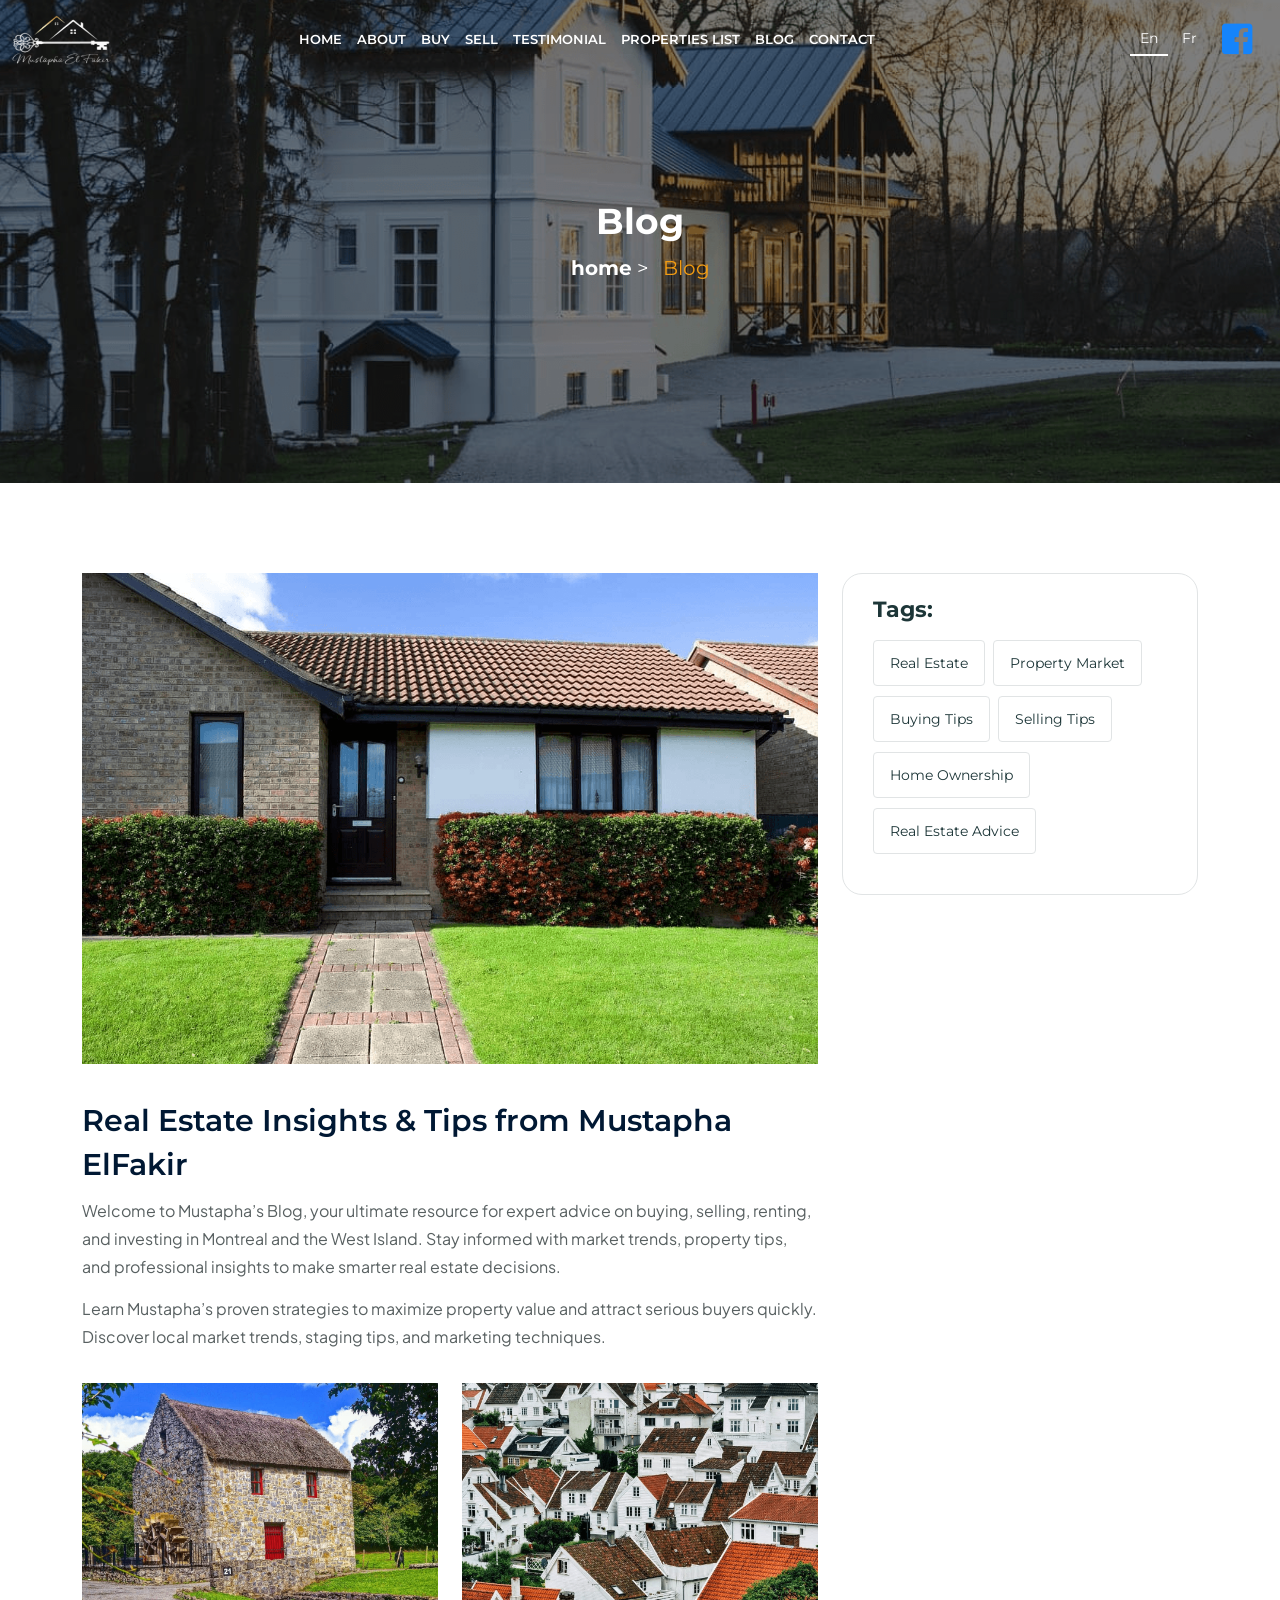
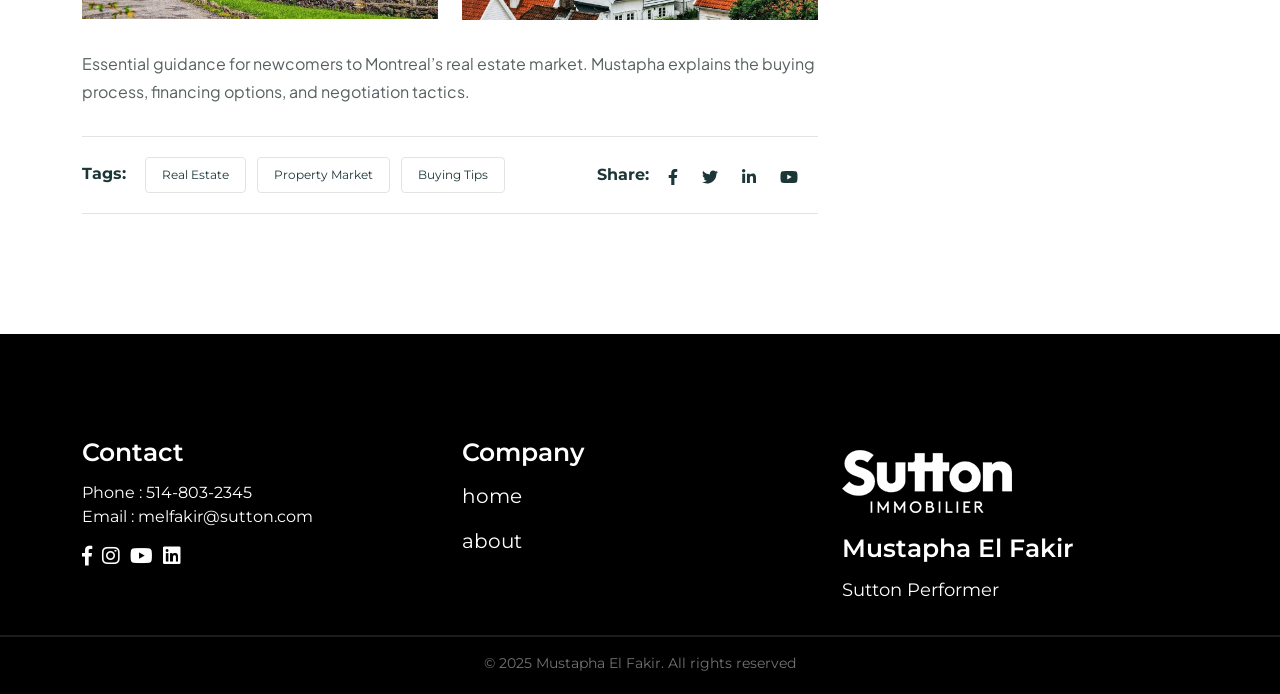
<file: blog.html>
<!DOCTYPE html>
<html class="no-js" lang="en">

<head>
    <meta charset="utf-8" />
    <meta http-equiv="x-ua-compatible" content="ie=edge" />
    <title>Mustapha El Fakir</title>
    <meta name="robots" content="noindex, follow" />
    <meta name="description" content="" />
    <meta name="viewport" content="width=device-width, initial-scale=1, shrink-to-fit=no" />
    <!-- Favicon -->
    <link rel="shortcut icon" type="image/x-icon" href="./assets/images/favicon-.png" />

    <!-- CSS (Font, Vendor, Icon, Plugins & Style CSS files) -->

    <!-- CSS (Font, Vendor, Icon, Plugins & Style CSS files) -->
    <!-- Font CSS -->
    <link rel="preconnect" href="https://fonts.googleapis.com">
    <link rel="preconnect" href="https://fonts.gstatic.com" crossorigin>
    <link href="https://fonts.googleapis.com/css2?family=Montserrat:ital,wght@0,100..900;1,100..900&family=Plus+Jakarta+Sans:ital,wght@0,200..800;1,200..800&display=swap" rel="stylesheet">

    <!-- Vendor CSS (Bootstrap & Icon Font) -->
    <link rel="stylesheet" href="./assets/css/all.min.css" />
    <link rel="stylesheet" href="./assets/css/bootstrap.min.css" />

    <!-- Plugins CSS (All Plugins Files) -->
    <link rel="stylesheet" href="./assets/css/swiper-bundle.min.css" />
    <link rel="stylesheet" href="./assets/css/slick.css" />
    <link rel="stylesheet" href="./assets/css/animate.min.css" />

    <!-- Style CSS -->
    <link rel="stylesheet" href="./assets/css/style.css" />
</head>


<body>
    <!-- header start -->
    <header>
        <div class="header-area">
            <div class="container-fluid">
                <div class="row align-items-center">
                    <div class="col-lg-2 col-6">
                        <div class="header-logo">
                            <a href="index.html">
                                <img class="logo-main" src="assets/images/logo (2).png" alt="logo" />
                            </a>
                        </div>
                    </div>
                    <div class="col-lg-7 d-none d-lg-block">
                        <nav class="header-menu">
                            <ul class="main-menu">
                                <li><a data-i18n="header_home" href="index.html">home</a></li>
                                <li><a data-i18n="header_about" href="about-us.html">about</a></li>
                                <li><a data-i18n="header_buy" href="buy-now.html">Buy</a></li>
                                <li><a data-i18n="header_sell" href="sell.html">Sell</a></li>
                                <li><a data-i18n="header_testimonial" href="testimonial.html">testimonial</a></li>
                                <li><a data-i18n="header_properties" href="properties-list.html">Properties List</a></li>
                                <li><a data-i18n="header_blog" href="blog.html">Blogs</a></li>
                                <li><a data-i18n="header_contact" href="contact.html">contact</a></li>
                            </ul>
                        </nav>
                    </div>
                    <div class="col-lg-3 col-6">
                        <div class="header-meta">
                            <div class="header-meta-btn ">
                                <div class="lang-switch">
                                    <button class="lang-btn active" data-lang="en">En</button>
                                    <button class="lang-btn" data-lang="french">Fr</button>
                                </div>
                                <a class="header-icon" href="https://www.facebook.com/profile.php?id=61576786650505"><i class="fa-brands fa-square-facebook"></i></a>
                                <div class="header-meta--toggle d-lg-none">
                                    <button class="toggle-btn" type="button" data-bs-toggle="offcanvas" data-bs-target="#mobileMenu">
                                        <span></span>
                                        <span></span>
                                        <span></span>
                                    </button>
                                </div>
                            </div>
                            <!-- MOBILE MENU -->

                        </div>
                    </div>
                </div>
            </div>
        </div>
    </header>
    <!-- header end -->

    <!-- Mobile Menu Start -->
    <div class="offcanvas offcanvas-start" tabindex="-1" id="mobileMenu" aria-labelledby="offcanvasExampleLabel">
        <div class="offcanvas-header">
            <h5 class="offcanvas-title">Menu</h5>
            <button type="button" class="btn-close" data-bs-dismiss="offcanvas" aria-label="Close"></button>
        </div>
        <div class="offcanvas-body">
            <ul class="mobile-main-menu">
                <li><a data-i18n="header_home" href="index.html">home</a></li>
                <li><a data-i18n="header_about" href="about-us.html">about</a></li>
                <li><a data-i18n="header_buy" href="buy-now.html">Buy</a></li>
                <li><a data-i18n="header_sell" href="sell.html">Sell</a></li>
                <li><a data-i18n="header_testimonial" href="testimonial.html">testimonial</a></li>
                <li><a data-i18n="header_blog" href="blog.html">Blogs</a></li>
                <li><a data-i18n="header_properties" href="properties-list.html">Properties List</a></li>
                <li><a data-i18n="header_contact" href="contact.html">contact</a></li>
            </ul>
        </div>
        <div class="offcanvas-footer text-center">

        </div>
    </div>
    <!-- Mobile Menu Start -->

    <!-- header End -->

    <main>

        <!-- breadcrumb area start -->
        <div class="breadcrumb-area" style="background-image: url(assets/images/breadcrumb-bg.jpg); background-repeat: no-repeat; background-size: cover; background-position: center center;">
            <div class="container">
                <div class="breadcrumb-wrapper">
                    <h2 data-i18n="header_blog" class="breadcrumb-title">Blogs</h2>
                    <ul class="breadcrumb-list">
                        <li class="home-link"><a data-i18n="header_home" href="index.html">Home</a></li>
                        <li><span data-i18n="header_blog">Blogs</span></li>
                    </ul>
                </div>
            </div>
        </div>
        <!-- breadcrumb area end -->

        <!-- blogs area start -->
        <div class="blog-area section-padding">
            <div class="container">
                <div class="blog-details-wrap">
                    <div class="row">
                        <div class="col-xl-8">
                            <!-- blog list card 1 -->
                            <div class="blog-details-list">
                                <div class="blog-list">
                                    <div class="blog-list-box">
                                        <div class="blog-card-left">
                                            <div class="blog-card-wrapper">
                                                <div class="blog-card-box">
                                                    <div class="blog-card-thum">
                                                        <a href="#"><img src="assets/images/blog-details-thumb-1.jpg" alt="blog-img"></a>
                                                    </div>
                                                    <div class="blog-card-content">
                                                        <div class="blog-card-text">
                                                            <a href="#">
                                                                <h4 data-i18n="blog_1_title">Real Estate Insights & Tips from Mustapha ElFakir</h4>
                                                            </a>
                                                            <p class="blog-des" data-i18n="blog_1_desc_1">Welcome to Mustapha’s Blog, your ultimate resource for expert advice on buying, selling, renting,
                                                                and investing in Montreal and the West Island. Stay informed with market trends, property tips, and
                                                                professional insights to make smarter real estate decisions.</p>
                                                            <p class="blog-des-2" data-i18n="blog_1_desc_2">Learn Mustapha’s proven strategies to maximize property
                                                                value and attract serious buyers quickly. Discover local market trends, staging tips, and marketing
                                                                techniques.</p>
                                                        </div>
                                                        <div class="blog-details-more">
                                                            <div class="blog-details-more-wrap">
                                                                <div class="blog-details-thumbs">
                                                                    <div class="row">
                                                                        <div class="col-xl-6">
                                                                            <div class="blog-details-thumb"><img src="assets/images/blog-details-thumb-2.jpg" alt="thumb"></div>
                                                                        </div>
                                                                        <div class="col-xl-6">
                                                                            <div class="blog-details-thumb"><img src="assets/images/blog-details-thumb-3.jpg" alt="thumb"></div>
                                                                        </div>
                                                                    </div>
                                                                </div>
                                                                <div class="blog-details-text">
                                                                    <p class="blog-des" data-i18n="blog_1_desc_3">Essential guidance for newcomers to Montreal’s real estate market.
                                                                        Mustapha explains the buying process, financing options, and negotiation tactics.</p>
                                                                </div>
                                                                <div class="meta-bar">
                                                                    <div class="meta-post-tag">
                                                                        <span data-i18n="blog_1_tags_title">Tags:</span>
                                                                        <a data-i18n="blog_1_tags_1" href="#">Real Estate</a>
                                                                        <a data-i18n="blog_1_tags_2" href="#">Property Market</a>
                                                                        <a data-i18n="blog_1_tags_3" href="#">Buying Tips</a>
                                                                    </div>
                                                                    <div class="social-link">
                                                                        <span data-i18n="blog_1_share_title">Share:</span>
                                                                        <a href="#">
                                                                            <svg xmlns="http://www.w3.org/2000/svg" width="10" height="16" viewBox="0 0 10 16" fill="none">
                                                                                <g clip-path="url(#clip0_15637_2347)">
                                                                                    <path d="M8.72266 9L9.16703 6.10437H6.38859V4.22531C6.38859 3.43313 6.77672 2.66094 8.02109 2.66094H9.28422V0.195625C9.28422 0.195625 8.13797 0 7.04203 0C4.75391 0 3.25828 1.38688 3.25828 3.8975V6.10437H0.714844V9H3.25828V16H6.38859V9H8.72266Z" />
                                                                                </g>
                                                                                <defs>
                                                                                    <rect width="10" height="16" fill="white" />
                                                                                </defs>
                                                                            </svg>
                                                                        </a>
                                                                        <a href="#">
                                                                            <svg xmlns="http://www.w3.org/2000/svg" width="16" height="14" viewBox="0 0 16 14" fill="none">
                                                                                <path d="M14.3553 3.74149C14.3655 3.88362 14.3655 4.02577 14.3655 4.1679C14.3655 8.5029 11.066 13.4978 5.03553 13.4978C3.17766 13.4978 1.45178 12.9597 0 12.0258C0.263969 12.0562 0.51775 12.0664 0.791875 12.0664C2.32484 12.0664 3.73603 11.5486 4.86294 10.6654C3.42131 10.6349 2.21319 9.69074 1.79694 8.39124C2 8.42168 2.20303 8.44199 2.41625 8.44199C2.71066 8.44199 3.00509 8.40137 3.27919 8.33034C1.77666 8.02574 0.649719 6.70596 0.649719 5.11205V5.07146C1.08625 5.31512 1.59391 5.4674 2.13194 5.48768C1.24869 4.89884 0.670031 3.89377 0.670031 2.75671C0.670031 2.14759 0.832437 1.58921 1.11672 1.1019C2.73094 3.09174 5.15734 4.39121 7.87812 4.53337C7.82737 4.28971 7.79691 4.03593 7.79691 3.78212C7.79691 1.97499 9.25884 0.50293 11.0761 0.50293C12.0202 0.50293 12.873 0.898867 13.472 1.53846C14.2131 1.39634 14.9238 1.12221 15.5532 0.746586C15.3096 1.50802 14.7918 2.14762 14.1116 2.55368C14.7715 2.48265 15.4111 2.29987 15.9999 2.04609C15.5533 2.6958 14.9949 3.27446 14.3553 3.74149Z" />
                                                                            </svg>
                                                                        </a>
                                                                        <a href="#">
                                                                            <svg xmlns="http://www.w3.org/2000/svg" width="14" height="16" viewBox="0 0 14 16" fill="none">
                                                                                <path d="M3.13375 13.9997H0.23125V4.65281H3.13375V13.9997ZM1.68094 3.37781C0.752813 3.37781 0 2.60906 0 1.68094C6.64312e-09 1.23513 0.177098 0.807572 0.492335 0.492335C0.807572 0.177098 1.23513 0 1.68094 0C2.12675 0 2.5543 0.177098 2.86954 0.492335C3.18478 0.807572 3.36188 1.23513 3.36188 1.68094C3.36188 2.60906 2.60875 3.37781 1.68094 3.37781ZM13.9969 13.9997H11.1006V9.44969C11.1006 8.36531 11.0787 6.97469 9.59156 6.97469C8.0825 6.97469 7.85125 8.15281 7.85125 9.37156V13.9997H4.95188V4.65281H7.73562V5.92781H7.77625C8.16375 5.19344 9.11031 4.41844 10.5225 4.41844C13.46 4.41844 14 6.35281 14 8.86531V13.9997H13.9969Z" />
                                                                            </svg>
                                                                        </a>
                                                                        <a href="#">
                                                                            <svg xmlns="http://www.w3.org/2000/svg" width="18" height="16" viewBox="0 0 18 16" fill="none">
                                                                                <path d="M17.1749 3.87759C16.9786 3.13853 16.4003 2.55647 15.666 2.35894C14.3351 2 8.99819 2 8.99819 2C8.99819 2 3.66131 2 2.33034 2.35894C1.59606 2.5565 1.01775 3.13853 0.821469 3.87759C0.464844 5.21719 0.464844 8.01213 0.464844 8.01213C0.464844 8.01213 0.464844 10.8071 0.821469 12.1467C1.01775 12.8857 1.59606 13.4435 2.33034 13.6411C3.66131 14 8.99819 14 8.99819 14C8.99819 14 14.3351 14 15.666 13.6411C16.4003 13.4435 16.9786 12.8857 17.1749 12.1467C17.5315 10.8071 17.5315 8.01213 17.5315 8.01213C17.5315 8.01213 17.5315 5.21719 17.1749 3.87759ZM7.25272 10.5497V5.47453L11.7133 8.01219L7.25272 10.5497Z" />
                                                                            </svg>
                                                                        </a>
                                                                    </div>
                                                                </div>
                                                            </div>
                                                        </div>
                                                    </div>
                                                </div>
                                            </div>
                                        </div>
                                    </div>
                                </div>
                            </div>
                        </div>
                        <div class="col-xl-4">
                            <div class="blog-side-bar">
                                <div class="blog-slide-bar-widget">
                                    <h3 class="title" data-i18n="blog_1_tags_title">Tags</h3>
                                    <ul class="side-bar-tag">
                                        <li><a data-i18n="blog_1_tags_1" href="#">Real Estate</a></li>
                                        <li><a data-i18n="blog_1_tags_2" href="#">Property Market</a></li>
                                        <li><a data-i18n="blog_1_tags_3" href="#">Buying Tips</a></li>
                                        <li><a data-i18n="blog_1_tags_4" href="#">Selling Tips</a></li>
                                        <li><a data-i18n="blog_1_tags_5" href="#">Home Ownership</a></li>
                                        <li><a data-i18n="blog_1_tags_6" href="#">Real Estate Advice</a></li>
                                    </ul>
                                </div>
                            </div>
                        </div>
                    </div>
                </div>
            </div>
        </div>
        <!-- blogs area end -->

        <!-- back to top -->
        <a id="button"></a>
    </main>
    <!-- footer start -->
    <!-- --------------------------------------*/ -->
    <!--   footer html -->
    <!-- ---------------------------------------- -->

    <!-- Back to top button -->
    <footer>
        <div class="footer-widget-area">
            <div class="container">
                <div class="row">
                    <div class="col-xl-4 col-lg-4 col-md-6 col-sm-6">
                        <div class="footer-widget footer-col-4 mb-50">
                            <h3 class="footer-widget-title">Contact</h3>
                            <div class="footer-list">
                                <a data-i18n="footer_phone" href="#">Phone : 514-803-2345</a>
                            </div>
                            <div class="footer-list">
                                <a href="#">Email : melfakir@sutton.com</a>
                            </div>
                            <div class="footer-social">
                                <a href="#"><i class="fa-brands fa-facebook-f"></i></a>
                                <a href="#"><i class="fa-brands fa-instagram"></i></a>
                                <a href="#"><i class="fa-brands fa-youtube"></i></a>
                                <a href="#"><i class="fa-brands fa-linkedin"></i></a>
                            </div>
                        </div>
                    </div>
                    <div class="col-xl-4 col-lg-4 col-md-6 col-sm-6">
                        <div class="footer-widget footer-col-2 mb-50">
                            <!-- <h3 class="footer-widget-title">Privacy </h3> -->
                            <h3 data-i18n="footer_company" class="footer-widget-title">Company</h3>
                            <div class="footer-contact">
                                <div class="footer-contact-item">
                                    <p><a data-i18n="header_home" href="#">Home</a></p>
                                </div>
                                <div class="footer-contact-item">
                                    <p><a data-i18n="header_about" href="#">About</a></p>
                                </div>
                            </div>
                        </div>
                    </div>
                    <div class="col-xl-4 col-lg-4 col-md-6 col-sm-6">
                        <div class="footer-widget footer-col-1 mb-50">
                            <div class="logo"><img src="assets/images/sutton-immobilier-white.png" alt=""></div>
                            <h3 class="footer-widget-title">
                                Mustapha El Fakir
                            </h3>
                            <p class="footer-des">Sutton Performer</p>
                        </div>
                    </div>
                </div>
            </div>
            <hr />
            <div class="footer-bottom text-center">
                <p>© 2025 Mustapha El Fakir. All rights reserved</p>
            </div>
        </div>
    </footer>

    <!-- footer End -->

    <!-- JS Vendor, Plugins & Activation Script Files -->

    <!-- Bootstrap JS -->
    <script src="./assets/js/bootstrap.bundle.min.js"></script>
    <!-- jquery JS -->
    <script src="./assets/js/jquery-1.12.4.min.js"></script>
    <!-- jquery slick up JS -->
    <script src="./assets/js/slick.min.js"></script>
    <!-- jquery wow JS -->
    <script src="./assets/js/wow.min.js"></script>
    <!-- jquery waypoits JS -->
    <script src="./assets/js/waypoints.min.js"></script>

    <!-- Plugins JS -->
    <script src="./assets/js/swiper-bundle.min.js"></script>


    <script src="./assets/js/smtp.js"></script>
    <script src="./assets/js/lang.js"></script>

    <!-- Activation JS -->
    <script src="./assets/js/main.js"></script>

</body>

</html>
</file>
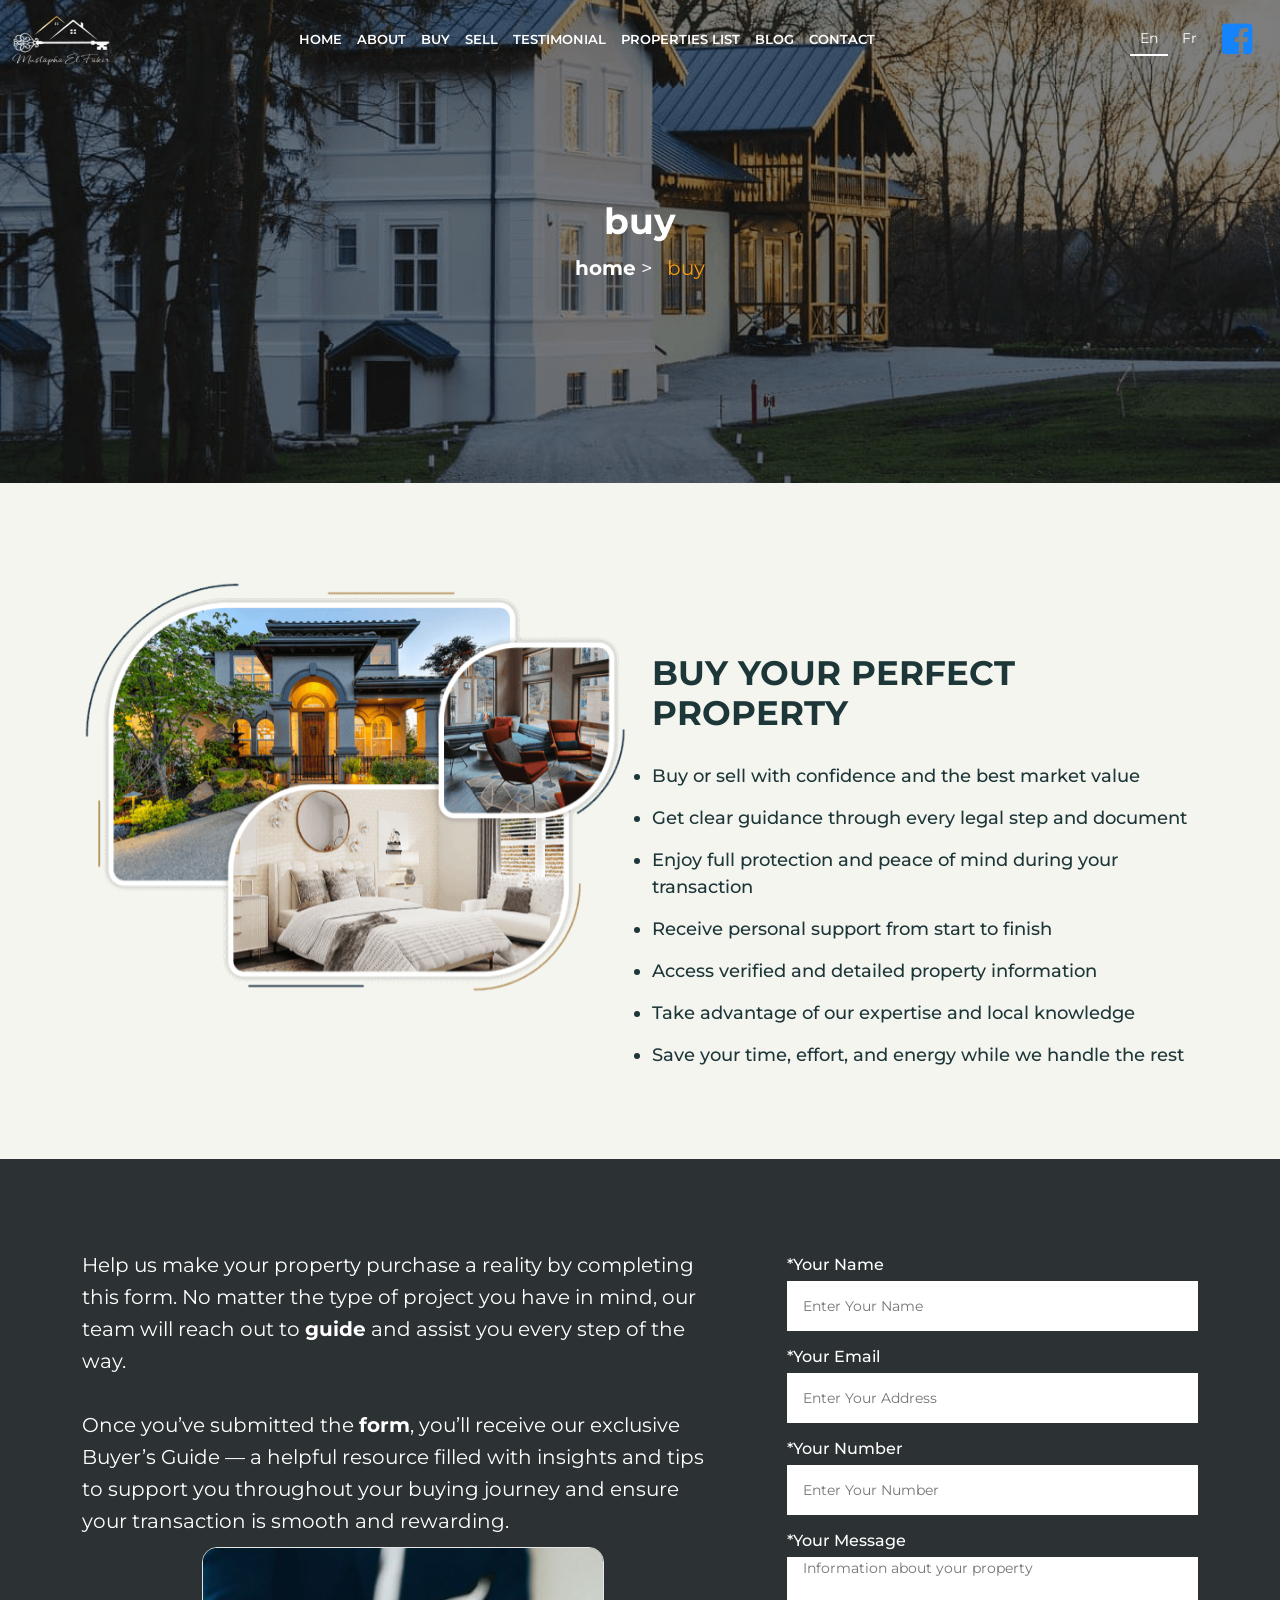
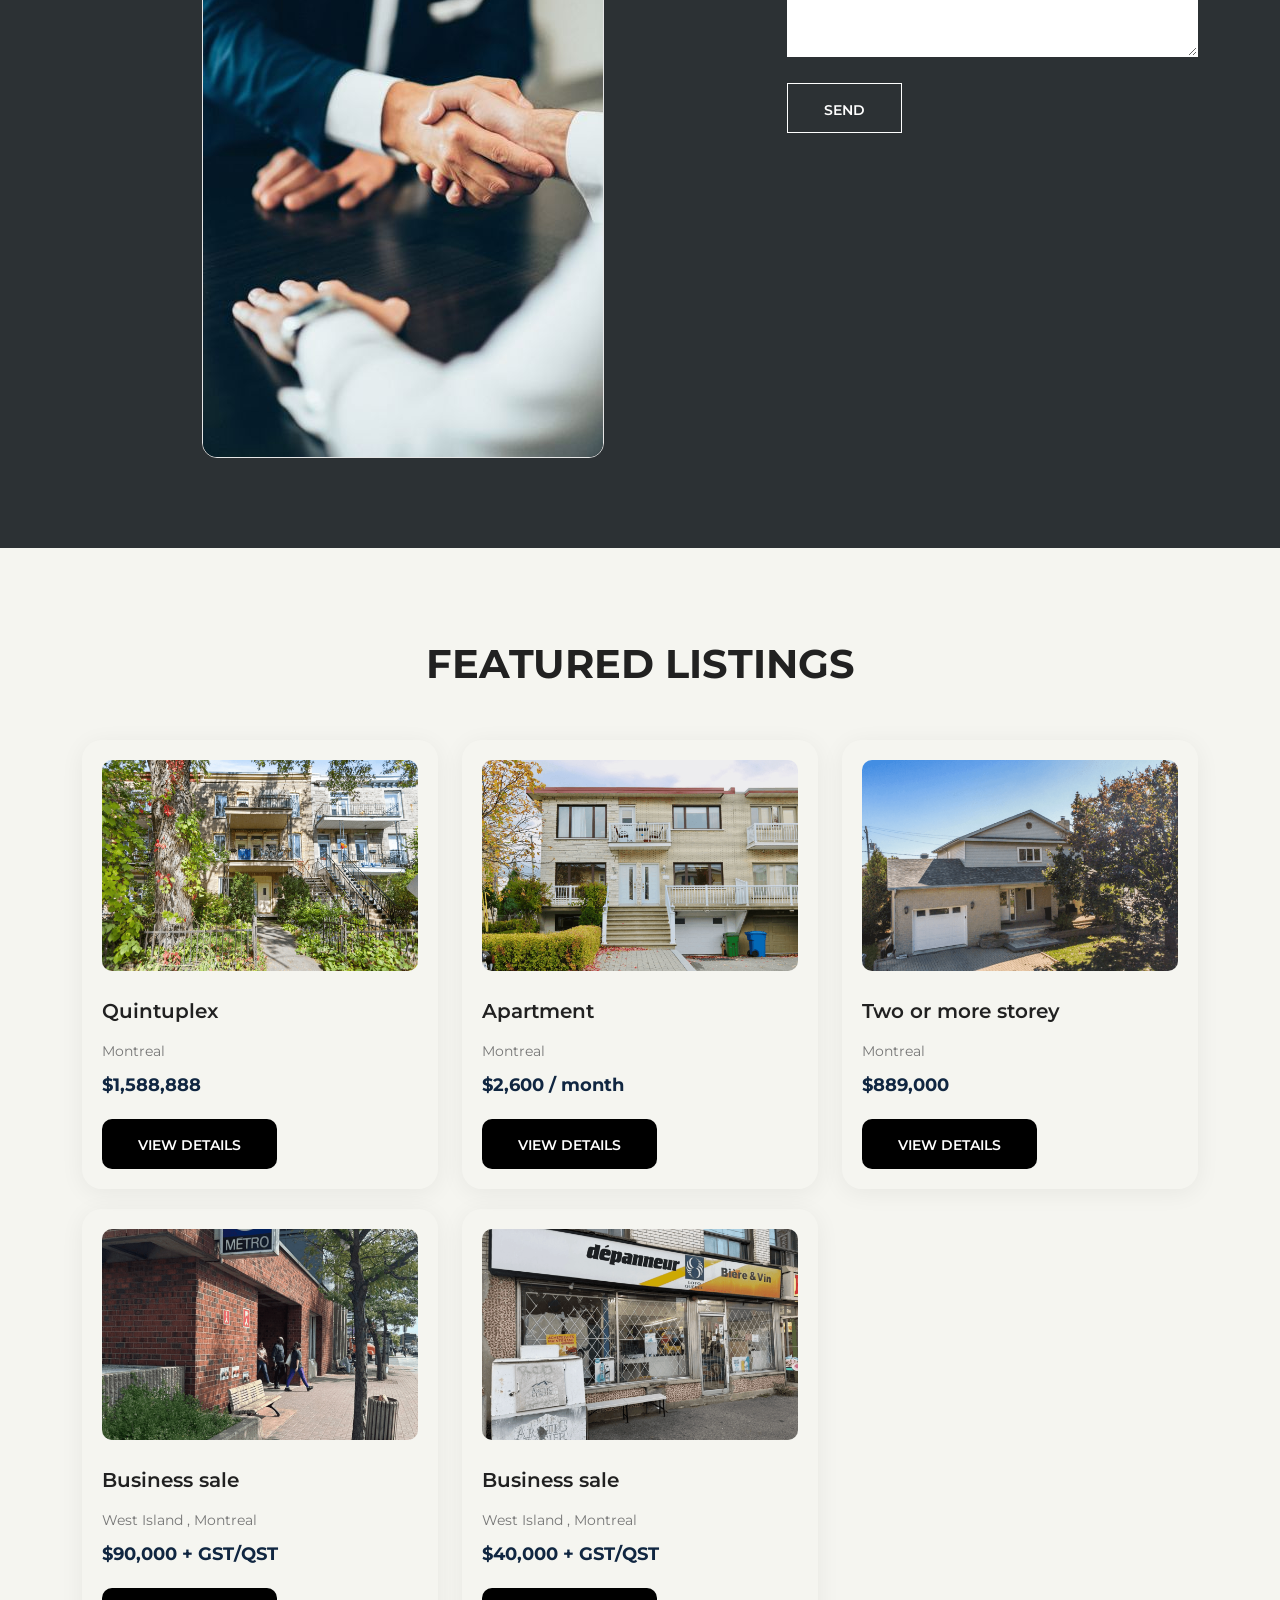
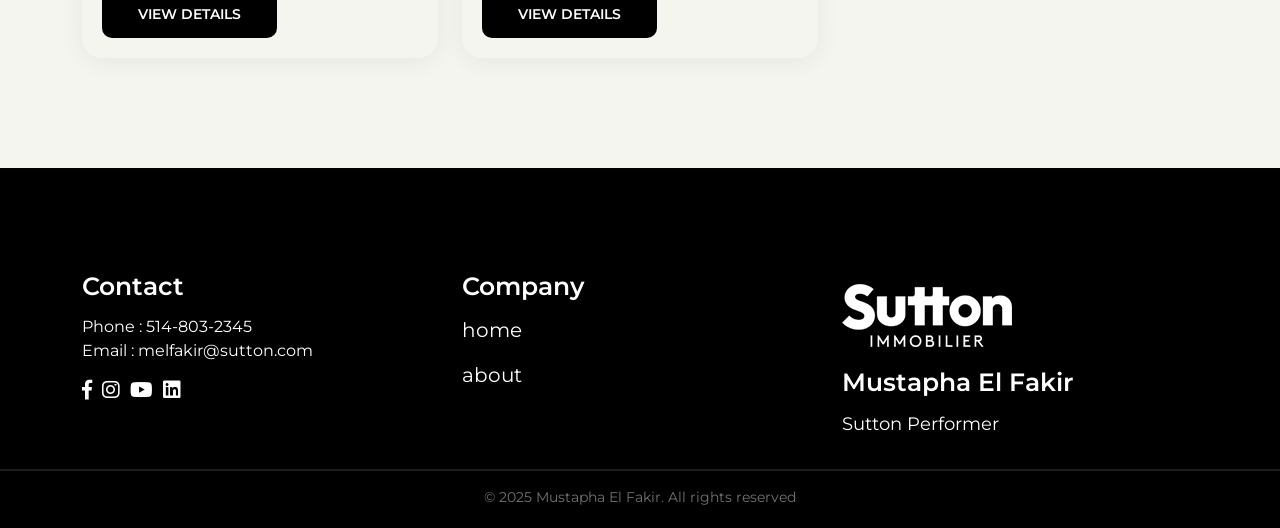
<file: buy-now.html>
<!DOCTYPE html>
<html class="no-js" lang="en">

<head>
    <meta charset="utf-8" />
    <meta http-equiv="x-ua-compatible" content="ie=edge" />
    <title>Mustapha El Fakir</title>
    <meta name="robots" content="noindex, follow" />
    <meta name="description" content="" />
    <meta name="viewport" content="width=device-width, initial-scale=1, shrink-to-fit=no" />
    <!-- Favicon -->
    <link rel="shortcut icon" type="image/x-icon" href="./assets/images/favicon-.png" />

    <!-- CSS (Font, Vendor, Icon, Plugins & Style CSS files) -->

    <!-- CSS (Font, Vendor, Icon, Plugins & Style CSS files) -->
    <!-- Font CSS -->
    <link rel="preconnect" href="https://fonts.googleapis.com">
    <link rel="preconnect" href="https://fonts.gstatic.com" crossorigin>
    <link href="https://fonts.googleapis.com/css2?family=Montserrat:ital,wght@0,100..900;1,100..900&family=Plus+Jakarta+Sans:ital,wght@0,200..800;1,200..800&display=swap" rel="stylesheet">

    <!-- Vendor CSS (Bootstrap & Icon Font) -->
    <link rel="stylesheet" href="./assets/css/all.min.css" />
    <link rel="stylesheet" href="./assets/css/bootstrap.min.css" />

    <!-- Plugins CSS (All Plugins Files) -->
    <link rel="stylesheet" href="./assets/css/swiper-bundle.min.css" />
    <link rel="stylesheet" href="./assets/css/slick.css" />
    <link rel="stylesheet" href="./assets/css/animate.min.css" />

    <!-- Style CSS -->
    <link rel="stylesheet" href="./assets/css/style.css" />
</head>


<body>
    <!-- header start -->
    <header>
        <div class="header-area">
            <div class="container-fluid">
                <div class="row align-items-center">
                    <div class="col-lg-2 col-6">
                        <div class="header-logo">
                            <a href="index.html">
                                <img class="logo-main" src="assets/images/logo (2).png" alt="logo" />
                            </a>
                        </div>
                    </div>
                    <div class="col-lg-7 d-none d-lg-block">
                        <nav class="header-menu">
                            <ul class="main-menu">
                                <li><a data-i18n="header_home" href="index.html">home</a></li>
                                <li><a data-i18n="header_about" href="about-us.html">about</a></li>
                                <li><a data-i18n="header_buy" href="buy-now.html">Buy</a></li>
                                <li><a data-i18n="header_sell" href="sell.html">Sell</a></li>
                                <li><a data-i18n="header_testimonial" href="testimonial.html">testimonial</a></li>
                                <li><a data-i18n="header_properties" href="properties-list.html">Properties List</a></li>
                                <li><a data-i18n="header_blog" href="blog.html">Blogs</a></li>
                                <li><a data-i18n="header_contact" href="contact.html">contact</a></li>
                            </ul>
                        </nav>
                    </div>
                    <div class="col-lg-3 col-6">
                        <div class="header-meta">
                            <div class="header-meta-btn ">
                                <div class="lang-switch">
                                    <button class="lang-btn active" data-lang="en">En</button>
                                    <button class="lang-btn" data-lang="french">Fr</button>
                                </div>
                                <a class="header-icon" href="https://www.facebook.com/profile.php?id=61576786650505"><i class="fa-brands fa-square-facebook"></i></a>
                                <div class="header-meta--toggle d-lg-none">
                                    <button class="toggle-btn" type="button" data-bs-toggle="offcanvas" data-bs-target="#mobileMenu">
                                        <span></span>
                                        <span></span>
                                        <span></span>
                                    </button>
                                </div>
                            </div>
                            <!-- MOBILE MENU -->

                        </div>
                    </div>
                </div>
            </div>
        </div>
    </header>
    <!-- header end -->

    <!-- Mobile Menu Start -->
    <div class="offcanvas offcanvas-start" tabindex="-1" id="mobileMenu" aria-labelledby="offcanvasExampleLabel">
        <div class="offcanvas-header">
            <h5 class="offcanvas-title">Menu</h5>
            <button type="button" class="btn-close" data-bs-dismiss="offcanvas" aria-label="Close"></button>
        </div>
        <div class="offcanvas-body">
            <ul class="mobile-main-menu">
                <li><a data-i18n="header_home" href="index.html">home</a></li>
                <li><a data-i18n="header_about" href="about-us.html">about</a></li>
                <li><a data-i18n="header_buy" href="buy-now.html">Buy</a></li>
                <li><a data-i18n="header_sell" href="sell.html">Sell</a></li>
                <li><a data-i18n="header_testimonial" href="testimonial.html">testimonial</a></li>
                <li><a data-i18n="header_blog" href="blog.html">Blogs</a></li>
                <li><a data-i18n="header_properties" href="properties-list.html">Properties List</a></li>
                <li><a data-i18n="header_contact" href="contact.html">contact</a></li>
            </ul>
        </div>
        <div class="offcanvas-footer text-center">

        </div>
    </div>
    <!-- Mobile Menu Start -->

    <!-- header End -->

    <main>

        <!-- breadcrumb area start -->
        <div class="breadcrumb-area" style="background-image: url(assets/images/breadcrumb-bg.jpg); background-repeat: no-repeat; background-size: cover; background-position: center center;">
            <div class="container">
                <div class="breadcrumb-wrapper">
                    <h2 data-i18n="breadcrumb_buy_title" class="breadcrumb-title">Buy</h2>
                    <ul class="breadcrumb-list">
                        <li class="home-link"><a data-i18n="header_home" href="index.html">Home</a></li>
                        <li><span data-i18n="breadcrumb_buy_title">Buy</span></li>
                    </ul>
                </div>
            </div>
        </div>
        <!-- breadcrumb area end -->

        <!-- buy info area start -->
        <div class="buy-info-area section-padding">
            <div class="container">
                <div class="row">
                    <div class="col-xl-6 ">
                        <div class="buy-info-wrap-left wow animate__animated animate__fadeInUp">
                            <img src="assets/images/buy-info-img.png" alt="">
                        </div>
                    </div>
                    <div class="col-xl-6 ">
                        <div class="buy-info-wrap-right wow animate__animated animate__fadeInUp">
                            <h4 data-i18n="buy_title" class="buy-info-right-title">BUY YOUR PERFECT PROPERTY</h4>
                            <div class="buy-info-list">
                                <ul class="buy-info-list-box">
                                    <li data-i18n="buy_info_item_1">Buy or sell with confidence and the best market value</li>
                                    <li data-i18n="buy_info_item_2">Get clear guidance through every legal step and document</li>
                                    <li data-i18n="buy_info_item_3">Enjoy full protection and peace of mind during your transaction</li>
                                    <li data-i18n="buy_info_item_4">Receive personal support from start to finish</li>
                                    <li data-i18n="buy_info_item_5">Access verified and detailed property information</li>
                                    <li data-i18n="buy_info_item_6">Take advantage of our expertise and local knowledge</li>
                                    <li data-i18n="buy_info_item_7">Save your time, effort, and energy while we handle the rest</li>
                                </ul>
                            </div>
                        </div>
                    </div>
                </div>
            </div>
        </div>
        <!-- buy info area end -->

        <!-- buy contact -->
        <div class="buy-contact-area section-padding">
            <div class="container">
                <div class="row">
                    <div class="col-xl-7 col-lg-6 col-md-6">
                        <div class="buy-contact-left-wrap">
                            <p data-i18n="buy_contact_description" class="buy-contact-des">Help us make your property purchase a reality by completing this form. No matter the type of project you have in mind, our team will reach out to <b>guide</b> and assist you every step of the way.
                                <br> <br>
								Once you’ve submitted the <b>form</b>, you’ll receive our exclusive Buyer’s Guide — a helpful resource filled with insights and tips to support you throughout your buying journey and ensure your transaction is smooth and rewarding.
                            </p>
                        </div>
                        <div class="buy-img-box">
                            <img src="assets/images/buy-contact-img.jpeg" alt="Buy Contact Image" />
                        </div>
                    </div>
                    <div class="col-xl-5 col-lg-6 col-md-6">
                        <div class="buy-contact-right-wrap">
                            <div class="buy-contact-form">
                                <form action="https://api.web3forms.com/submit" method="POST" id="contact-form">
                                    <input type="hidden" name="access_key" value="bfad0bdb-825d-4601-95d7-df17844e825b">
                                    <div class="input-box">
                                        <label data-i18n="contact_name" for="name">*Your Name</label>
                                        <input id="name" class="input-field" type="text" placeholder="Enter Your Name" required>
                                    </div>
                                    <div class="input-box">
                                        <label data-i18n="contact_email" for="email">*Your Email</label>
                                        <input id="email" class="input-field" type="text" placeholder="Enter Your Address" required>
                                    </div>
                                    <div class="input-box">
                                        <label data-i18n="contact_number" for="number">*Your Number</label>
                                        <input id="number" class="input-field" type="text" placeholder="Enter Your Number" required>
                                    </div>
                                    <div class="message-box">
                                        <label data-i18n="contact_message" for="message">*Your Message</label>
                                        <textarea id="message" name="message" class="message-box" placeholder="Information about your property" required></textarea>
                                    </div>
                                    <div class="buy-contact-submit-btn">
                                        <button data-i18n="contact_submit" class=" contact-sub-btn trans-btn" type="submit">Send</button>
                                    </div>
                                </form>
                            </div>
                        </div>
                    </div>
                </div>
            </div>
        </div>

        <!-- feature area start -->
        <div class="feature-area section-padding">
            <div class="container">
                <div class="feature-title text-center">
                    <h4 data-i18n="home_list_title" class="feature-title--title">Featured Listings</h4>
                </div>
                <div class="feature-list">
                    <div class="row">
                        <!-- feature item 1 -->
                        <div class="col-xl-4 col-lg-4 col-md-6">
                            <div class="feature-item ">
                                <div class="feature-thumb">
                                    <a href="properties-list.html"><img src="assets/images/feature-img.png" alt="Feature Image 1" /></a>
                                </div>
                                <div class="feature-content">
                                    <a href="properties-list.html">
                                        <h4 class="feature-content--title">Quintuplex</h4>
                                    </a>
                                    <p data-i18n="home_list_location" class="feature-content--location">Montreal</p>
                                    <p class="feature-content--price">$1,588,888</p>
                                    <a data-i18n="home_list_btn" href="properties-list.html" class="yellow-btn card-btn">View Details</a>
                                </div>
                            </div>
                        </div>
                        <!-- feature item 2 -->
                        <div class="col-xl-4 col-lg-4 col-md-6">
                            <div class="feature-item">
                                <div class="feature-thumb">
                                    <a href="properties-list.html"><img src="assets/images/details-2-img-1.png" alt="Feature Image 2" /></a>
                                </div>
                                <div class="feature-content">
                                    <a href="properties-list.html">
                                        <h4 class="feature-content--title">Apartment</h4>
                                    </a>
                                    <p data-i18n="home_list_location" class="feature-content--location">Montreal</p>
                                    <p class="feature-content--price">$2,600 / month</p>
                                    <a data-i18n="home_list_btn" href="properties-list.html" class="yellow-btn card-btn">View Details</a>
                                </div>
                            </div>
                        </div>
                        <!-- feature item 3 -->
                        <div class="col-xl-4 col-lg-4 col-md-6">
                            <div class="feature-item">
                                <div class="feature-thumb">
                                    <a href="properties-list.html"><img src="assets/images/feature-img-3.png" alt="Feature Image 3" /></a>
                                </div>
                                <div class="feature-content">
                                    <a href="properties-list.html">
                                        <h4 class="feature-content--title">Two or more storey</h4>
                                    </a>
                                    <p data-i18n="home_list_location" class="feature-content--location">Montreal</p>
                                    <p class="feature-content--price">$889,000</p>
                                    <a data-i18n="home_list_btn" href="properties-list.html" class="yellow-btn card-btn">View Details</a>
                                </div>
                            </div>
                        </div>
                        <!-- feature item 4 -->
                        <div class="col-xl-4 col-lg-4 col-md-6">
                            <div class="feature-item">
                                <div class="feature-thumb">
                                    <a href="properties-list.html"><img src="assets/images/feature-img-4.png" alt="Feature Image 3" /></a>
                                </div>
                                <div class="feature-content">
                                    <a href="properties-list.html">
                                        <h4 class="feature-content--title">Business sale</h4>
                                    </a>
                                    <p data-i18n="home_list_location_2" class="feature-content--location">West Island, Montreal</p>
                                    <p class="feature-content--price">$90,000 + GST/QST</p>
                                    <a data-i18n="home_list_btn" href="properties-list.html" class="yellow-btn card-btn">View Details</a>
                                </div>
                            </div>
                        </div>
                        <!-- feature item 5 -->
                        <div class="col-xl-4 col-lg-4 col-md-6">
                            <div class="feature-item">
                                <div class="feature-thumb">
                                    <a href="properties-list.html"><img src="assets/images/feature-img-5.png" alt="Feature Image 3" /></a>
                                </div>
                                <div class="feature-content">
                                    <a href="properties-list.html">
                                        <h4 class="feature-content--title">Business sale</h4>
                                    </a>
                                    <p data-i18n="home_list_location_2" class="feature-content--location">West Island, Montreal</p>
                                    <p class="feature-content--price">$40,000 + GST/QST</p>
                                    <a data-i18n="home_list_btn" href="properties-list.html" class="yellow-btn card-btn">View Details</a>
                                </div>
                            </div>
                        </div>
                    </div>
                </div>
            </div>
        </div>
        <!-- feature area start -->

        <!-- back to top -->
        <a id="button"></a>
    </main>
    <!-- footer start -->
    <!-- --------------------------------------*/ -->
    <!--   footer html -->
    <!-- ---------------------------------------- -->

    <!-- Back to top button -->
    <footer>
        <div class="footer-widget-area">
            <div class="container">
                <div class="row">
                    <div class="col-xl-4 col-lg-4 col-md-6 col-sm-6">
                        <div class="footer-widget footer-col-4 mb-50">
                            <h3 class="footer-widget-title">Contact</h3>
                            <div class="footer-list">
                                <a data-i18n="footer_phone" href="#">Phone : 514-803-2345</a>
                            </div>
                            <div class="footer-list">
                                <a href="#">Email : melfakir@sutton.com</a>
                            </div>
                            <div class="footer-social">
                                <a href="#"><i class="fa-brands fa-facebook-f"></i></a>
                                <a href="#"><i class="fa-brands fa-instagram"></i></a>
                                <a href="#"><i class="fa-brands fa-youtube"></i></a>
                                <a href="#"><i class="fa-brands fa-linkedin"></i></a>
                            </div>
                        </div>
                    </div>
                    <div class="col-xl-4 col-lg-4 col-md-6 col-sm-6">
                        <div class="footer-widget footer-col-2 mb-50">
                            <!-- <h3 class="footer-widget-title">Privacy </h3> -->
                            <h3 data-i18n="footer_company" class="footer-widget-title">Company</h3>
                            <div class="footer-contact">
                                <div class="footer-contact-item">
                                    <p><a data-i18n="header_home" href="#">Home</a></p>
                                </div>
                                <div class="footer-contact-item">
                                    <p><a data-i18n="header_about" href="#">About</a></p>
                                </div>
                            </div>
                        </div>
                    </div>
                    <div class="col-xl-4 col-lg-4 col-md-6 col-sm-6">
                        <div class="footer-widget footer-col-1 mb-50">
                            <div class="logo"><img src="assets/images/sutton-immobilier-white.png" alt=""></div>
                            <h3 class="footer-widget-title">
                                Mustapha El Fakir
                            </h3>
                            <p class="footer-des">Sutton Performer</p>
                        </div>
                    </div>
                </div>
            </div>
            <hr />
            <div class="footer-bottom text-center">
                <p>© 2025 Mustapha El Fakir. All rights reserved</p>
            </div>
        </div>
    </footer>

    <!-- footer End -->

    <!-- JS Vendor, Plugins & Activation Script Files -->

    <!-- Bootstrap JS -->
    <script src="./assets/js/bootstrap.bundle.min.js"></script>
    <!-- jquery JS -->
    <script src="./assets/js/jquery-1.12.4.min.js"></script>
    <!-- jquery slick up JS -->
    <script src="./assets/js/slick.min.js"></script>
    <!-- jquery wow JS -->
    <script src="./assets/js/wow.min.js"></script>
    <!-- jquery waypoits JS -->
    <script src="./assets/js/waypoints.min.js"></script>

    <!-- Plugins JS -->
    <script src="./assets/js/swiper-bundle.min.js"></script>


    <script src="./assets/js/smtp.js"></script>
    <script src="./assets/js/lang.js"></script>

    <!-- Activation JS -->
    <script src="./assets/js/main.js"></script>

</body>

</html>
</file>
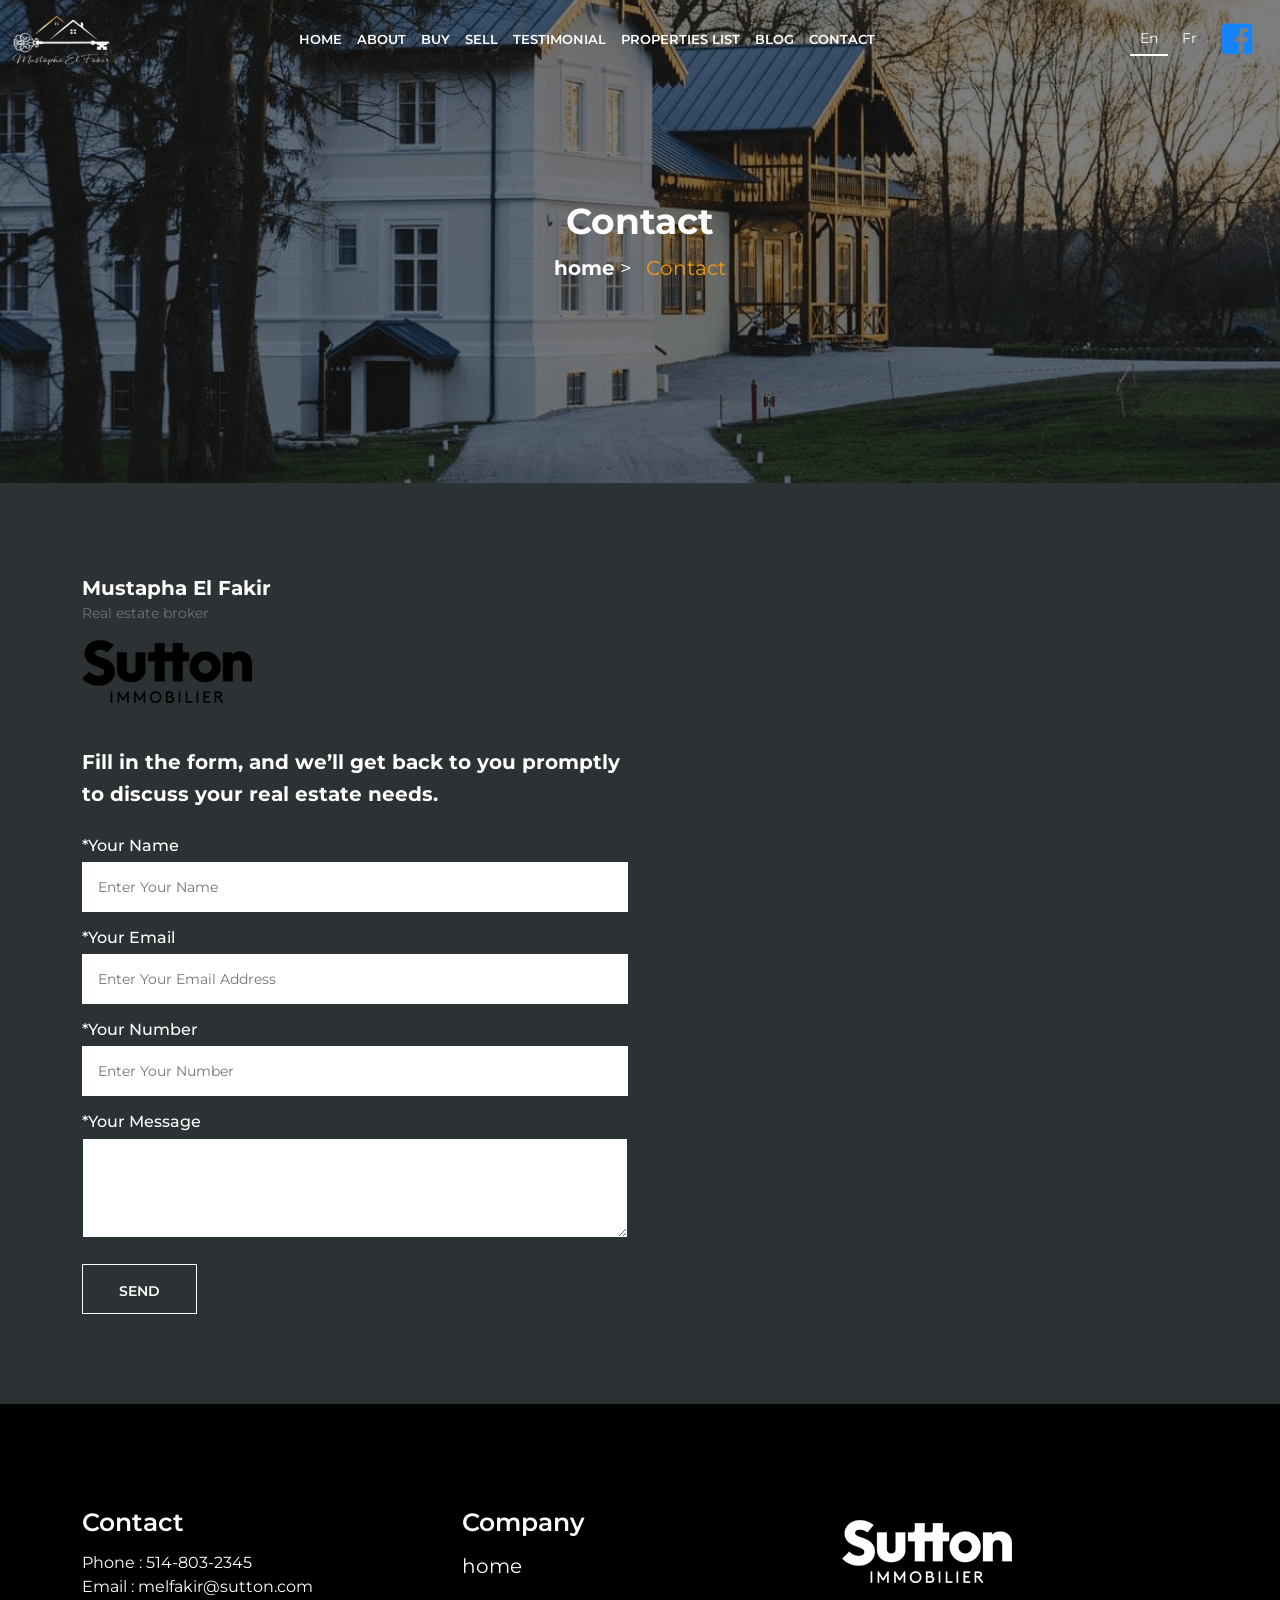
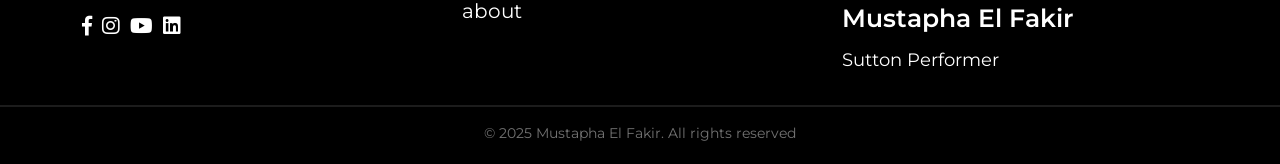
<file: contact.html>
<!DOCTYPE html>
<html class="no-js" lang="en">

<head>
    <meta charset="utf-8" />
    <meta http-equiv="x-ua-compatible" content="ie=edge" />
    <title>Mustapha El Fakir</title>
    <meta name="robots" content="noindex, follow" />
    <meta name="description" content="" />
    <meta name="viewport" content="width=device-width, initial-scale=1, shrink-to-fit=no" />
    <!-- Favicon -->
    <link rel="shortcut icon" type="image/x-icon" href="./assets/images/favicon-.png" />

    <!-- CSS (Font, Vendor, Icon, Plugins & Style CSS files) -->

    <!-- CSS (Font, Vendor, Icon, Plugins & Style CSS files) -->
    <!-- Font CSS -->
    <link rel="preconnect" href="https://fonts.googleapis.com">
    <link rel="preconnect" href="https://fonts.gstatic.com" crossorigin>
    <link href="https://fonts.googleapis.com/css2?family=Montserrat:ital,wght@0,100..900;1,100..900&family=Plus+Jakarta+Sans:ital,wght@0,200..800;1,200..800&display=swap" rel="stylesheet">

    <!-- Vendor CSS (Bootstrap & Icon Font) -->
    <link rel="stylesheet" href="./assets/css/all.min.css" />
    <link rel="stylesheet" href="./assets/css/bootstrap.min.css" />

    <!-- Plugins CSS (All Plugins Files) -->
    <link rel="stylesheet" href="./assets/css/swiper-bundle.min.css" />
    <link rel="stylesheet" href="./assets/css/slick.css" />
    <link rel="stylesheet" href="./assets/css/animate.min.css" />

    <!-- Style CSS -->
    <link rel="stylesheet" href="./assets/css/style.css" />
</head>


<body>
    <!-- header start -->
    <header>
        <div class="header-area">
            <div class="container-fluid">
                <div class="row align-items-center">
                    <div class="col-lg-2 col-6">
                        <div class="header-logo">
                            <a href="index.html">
                                <img class="logo-main" src="assets/images/logo (2).png" alt="logo" />
                            </a>
                        </div>
                    </div>
                    <div class="col-lg-7 d-none d-lg-block">
                        <nav class="header-menu">
                            <ul class="main-menu">
                                <li><a data-i18n="header_home" href="index.html">home</a></li>
                                <li><a data-i18n="header_about" href="about-us.html">about</a></li>
                                <li><a data-i18n="header_buy" href="buy-now.html">Buy</a></li>
                                <li><a data-i18n="header_sell" href="sell.html">Sell</a></li>
                                <li><a data-i18n="header_testimonial" href="testimonial.html">testimonial</a></li>
                                <li><a data-i18n="header_properties" href="properties-list.html">Properties List</a></li>
                                <li><a data-i18n="header_blog" href="blog.html">Blogs</a></li>
                                <li><a data-i18n="header_contact" href="contact.html">contact</a></li>
                            </ul>
                        </nav>
                    </div>
                    <div class="col-lg-3 col-6">
                        <div class="header-meta">
                            <div class="header-meta-btn ">
                                <div class="lang-switch">
                                    <button class="lang-btn active" data-lang="en">En</button>
                                    <button class="lang-btn" data-lang="french">Fr</button>
                                </div>
                                <a class="header-icon" href="https://www.facebook.com/profile.php?id=61576786650505"><i class="fa-brands fa-square-facebook"></i></a>
                                <div class="header-meta--toggle d-lg-none">
                                    <button class="toggle-btn" type="button" data-bs-toggle="offcanvas" data-bs-target="#mobileMenu">
                                        <span></span>
                                        <span></span>
                                        <span></span>
                                    </button>
                                </div>
                            </div>
                            <!-- MOBILE MENU -->

                        </div>
                    </div>
                </div>
            </div>
        </div>
    </header>
    <!-- header end -->

    <!-- Mobile Menu Start -->
    <div class="offcanvas offcanvas-start" tabindex="-1" id="mobileMenu" aria-labelledby="offcanvasExampleLabel">
        <div class="offcanvas-header">
            <h5 class="offcanvas-title">Menu</h5>
            <button type="button" class="btn-close" data-bs-dismiss="offcanvas" aria-label="Close"></button>
        </div>
        <div class="offcanvas-body">
            <ul class="mobile-main-menu">
                <li><a data-i18n="header_home" href="index.html">home</a></li>
                <li><a data-i18n="header_about" href="about-us.html">about</a></li>
                <li><a data-i18n="header_buy" href="buy-now.html">Buy</a></li>
                <li><a data-i18n="header_sell" href="sell.html">Sell</a></li>
                <li><a data-i18n="header_testimonial" href="testimonial.html">testimonial</a></li>
                <li><a data-i18n="header_blog" href="blog.html">Blogs</a></li>
                <li><a data-i18n="header_properties" href="properties-list.html">Properties List</a></li>
                <li><a data-i18n="header_contact" href="contact.html">contact</a></li>
            </ul>
        </div>
        <div class="offcanvas-footer text-center">

        </div>
    </div>
    <!-- Mobile Menu Start -->

    <!-- header End -->

    <main>

        <!-- breadcrumb area start -->
        <div class="breadcrumb-area" style="background-image: url(assets/images/breadcrumb-bg.jpg); background-repeat: no-repeat; background-size: cover; background-position: center center;">
            <div class="container">
                <div class="breadcrumb-wrapper">
                    <h2 data-i18n="header_contact" class="breadcrumb-title">Contact</h2>
                    <ul class="breadcrumb-list">
                        <li class="home-link"><a data-i18n="header_home" href="index.html">Home</a></li>
                        <li><span data-i18n="header_contact">Contact</span></li>
                    </ul>
                </div>
            </div>
        </div>
        <!-- breadcrumb area end -->

        <!-- contact area start-->
        <div class="contact-area section-padding">
            <div class="container">
                <div class="contact-wrap">
                    <div class="row">
                        <div class="col-xl-6 col-lg-6">
                            <div class="contact">
                                <div class="owner-name-details">
                                    <h2>Mustapha El Fakir</h2>
                                    <p data-i18n="contact_owner_description">Real estate broker</p>
                                    <div class="brand-img">
                                        <img src="assets/images/sutton-immobilier-img.png" alt="">
                                    </div>
                                </div>
                                <div class="contact-form">
                                    <div class="contact-form-des">
                                        <p data-i18n="contact_form_description">Fill in the form, and we’ll get back to you promptly to discuss your real estate needs.</p>
                                    </div>
                                    <div class="sell-contact-right-wrap">
                                        <div class="sell-contact-form">
                                            <form action="https://api.web3forms.com/submit" method="POST">
                                                <input type="hidden" name="access_key" value="bfad0bdb-825d-4601-95d7-df17844e825b">
                                                <div class="input-box">
                                                    <label data-i18n="contact_name" for="name">*Your Name</label>
                                                    <input name="name" class="input-field" type="text" placeholder="Enter Your Name" required>
                                                </div>
                                                <div class="input-box">
                                                    <label data-i18n="contact_email" for="email">*Your Email</label>
                                                    <input name="email" class="input-field" type="text" placeholder="Enter Your Email Address" required>
                                                </div>
                                                <div class="input-box">
                                                    <label data-i18n="contact_number" for="number">*Your Number</label>
                                                    <input name="number" class="input-field" type="text" placeholder="Enter Your Number" required>
                                                </div>
                                                <div class="message-box">
                                                    <label data-i18n="contact_message" for="message">*Your Message</label>
                                                    <textarea class="message-box" name="message" id="message" required></textarea>
                                                </div>
                                                <div class="sell-contact-submit-btn">
                                                    <button data-i18n="contact_submit" class=" contact-sub-btn trans-btn" type="submit">Send</button>
                                                </div>
                                            </form>
                                        </div>
                                    </div>
                                </div>
                            </div>
                        </div>
                        <div class="col-xl-6 col-lg-6">
                            <div class="google-map">
                                <iframe src="https://www.google.com/maps/embed?pb=!1m18!1m12!1m3!1d1399.0633592972129!2d-73.8284652738111!3d45.46725120083327!2m3!1f0!2f0!3f0!3m2!1i1024!2i768!4f13.1!3m3!1m2!1s0x4cc93c7b12129eed%3A0xeebd13a39f2bc069!2sAgence%20immobili%C3%A8re%20Groupe%20Sutton%20Performer%20Inc.!5e0!3m2!1sen!2sbd!4v1760950563145!5m2!1sen!2sbd" width="600" height="700" style="border:0;" allowfullscreen="" title="Groupe Sutton Performer Inc. location map"></iframe>
                            </div>
                        </div>
                    </div>
                </div>
            </div>
        </div>
        <!-- contact area end-->

        <!-- back to top -->
        <a id="button"></a>
    </main>
    <!-- footer start -->
    <!-- --------------------------------------*/ -->
    <!--   footer html -->
    <!-- ---------------------------------------- -->

    <!-- Back to top button -->
    <footer>
        <div class="footer-widget-area">
            <div class="container">
                <div class="row">
                    <div class="col-xl-4 col-lg-4 col-md-6 col-sm-6">
                        <div class="footer-widget footer-col-4 mb-50">
                            <h3 class="footer-widget-title">Contact</h3>
                            <div class="footer-list">
                                <a data-i18n="footer_phone" href="#">Phone : 514-803-2345</a>
                            </div>
                            <div class="footer-list">
                                <a href="#">Email : melfakir@sutton.com</a>
                            </div>
                            <div class="footer-social">
                                <a href="#"><i class="fa-brands fa-facebook-f"></i></a>
                                <a href="#"><i class="fa-brands fa-instagram"></i></a>
                                <a href="#"><i class="fa-brands fa-youtube"></i></a>
                                <a href="#"><i class="fa-brands fa-linkedin"></i></a>
                            </div>
                        </div>
                    </div>
                    <div class="col-xl-4 col-lg-4 col-md-6 col-sm-6">
                        <div class="footer-widget footer-col-2 mb-50">
                            <!-- <h3 class="footer-widget-title">Privacy </h3> -->
                            <h3 data-i18n="footer_company" class="footer-widget-title">Company</h3>
                            <div class="footer-contact">
                                <div class="footer-contact-item">
                                    <p><a data-i18n="header_home" href="#">Home</a></p>
                                </div>
                                <div class="footer-contact-item">
                                    <p><a data-i18n="header_about" href="#">About</a></p>
                                </div>
                            </div>
                        </div>
                    </div>
                    <div class="col-xl-4 col-lg-4 col-md-6 col-sm-6">
                        <div class="footer-widget footer-col-1 mb-50">
                            <div class="logo"><img src="assets/images/sutton-immobilier-white.png" alt=""></div>
                            <h3 class="footer-widget-title">
                                Mustapha El Fakir
                            </h3>
                            <p class="footer-des">Sutton Performer</p>
                        </div>
                    </div>
                </div>
            </div>
            <hr />
            <div class="footer-bottom text-center">
                <p>© 2025 Mustapha El Fakir. All rights reserved</p>
            </div>
        </div>
    </footer>

    <!-- footer End -->

    <!-- JS Vendor, Plugins & Activation Script Files -->

    <!-- Bootstrap JS -->
    <script src="./assets/js/bootstrap.bundle.min.js"></script>
    <!-- jquery JS -->
    <script src="./assets/js/jquery-1.12.4.min.js"></script>
    <!-- jquery slick up JS -->
    <script src="./assets/js/slick.min.js"></script>
    <!-- jquery wow JS -->
    <script src="./assets/js/wow.min.js"></script>
    <!-- jquery waypoits JS -->
    <script src="./assets/js/waypoints.min.js"></script>

    <!-- Plugins JS -->
    <script src="./assets/js/swiper-bundle.min.js"></script>


    <script src="./assets/js/smtp.js"></script>
    <script src="./assets/js/lang.js"></script>

    <!-- Activation JS -->
    <script src="./assets/js/main.js"></script>

</body>

</html>
</file>
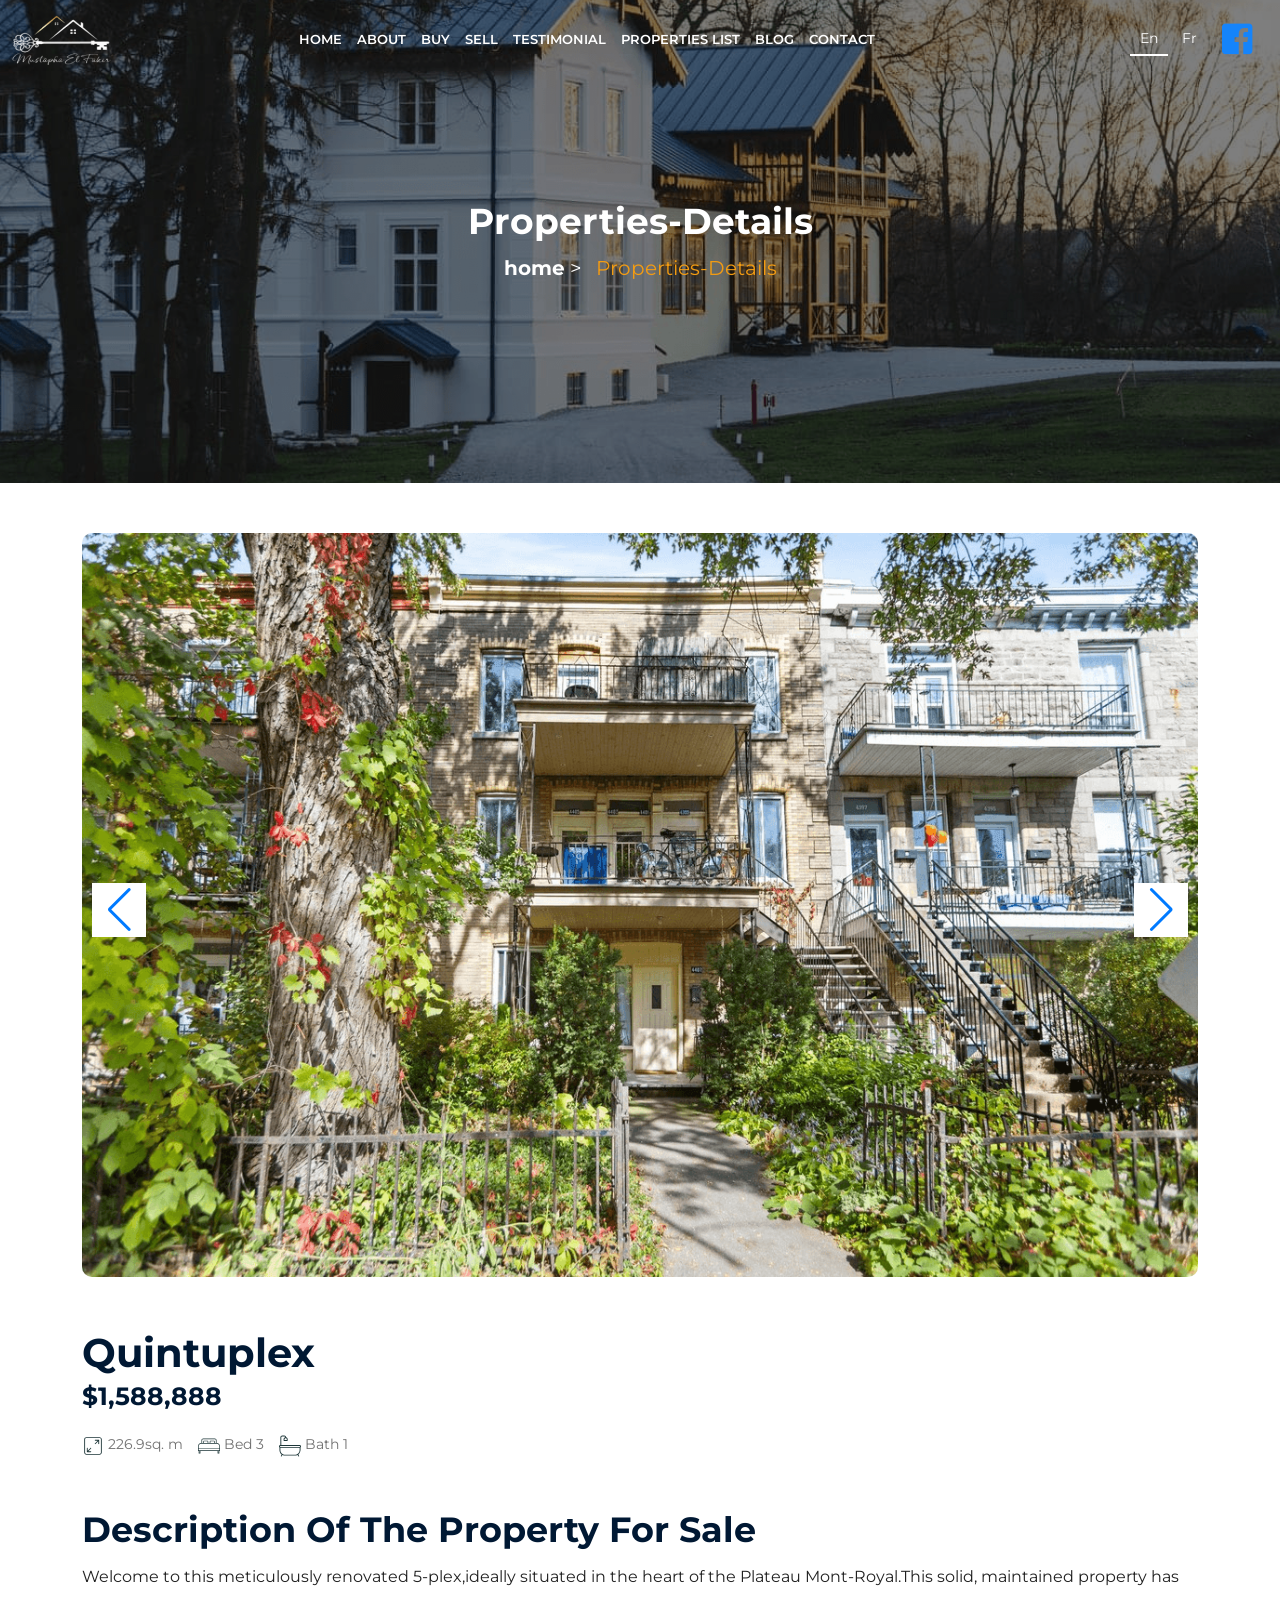
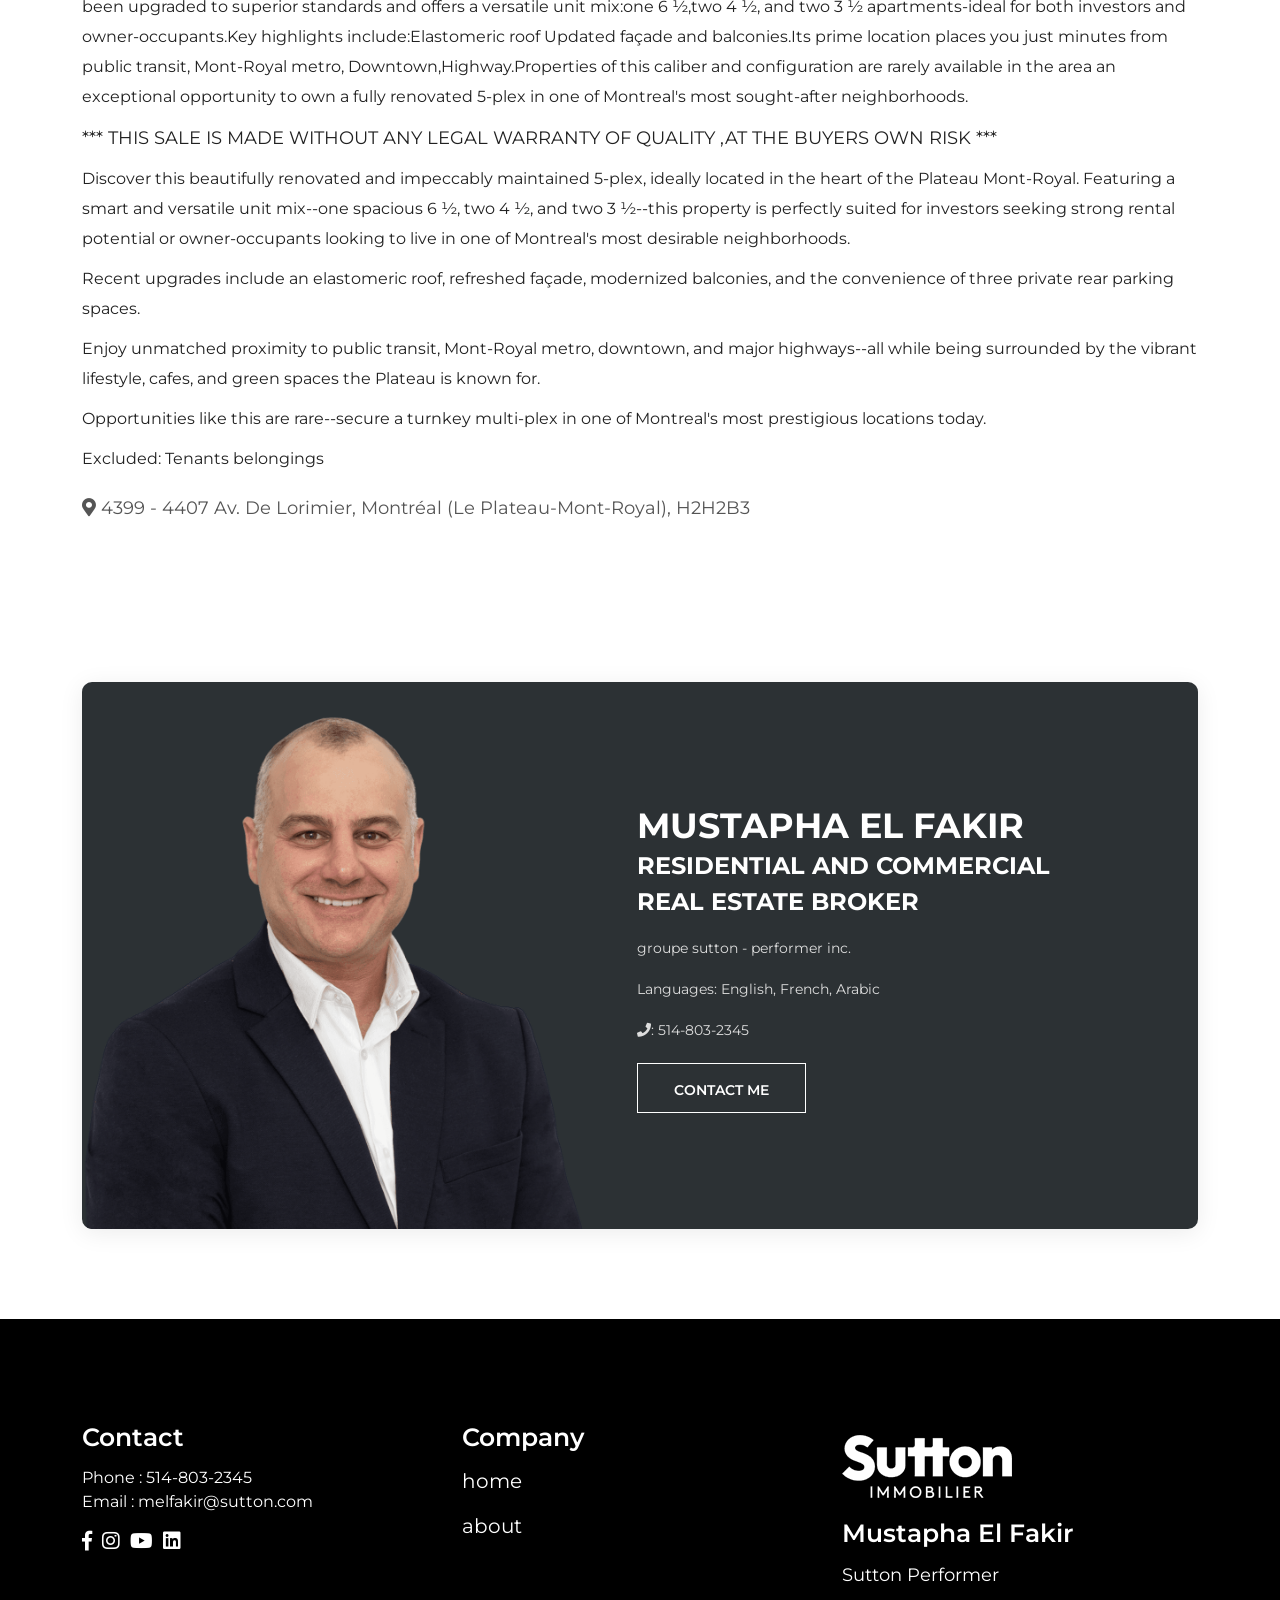
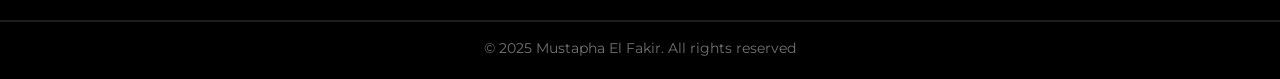
<file: properties-details-1.html>
<!DOCTYPE html>
<html class="no-js" lang="en">

<head>
    <meta charset="utf-8" />
    <meta http-equiv="x-ua-compatible" content="ie=edge" />
    <title>Mustapha El Fakir</title>
    <meta name="robots" content="noindex, follow" />
    <meta name="description" content="" />
    <meta name="viewport" content="width=device-width, initial-scale=1, shrink-to-fit=no" />
    <!-- Favicon -->
    <link rel="shortcut icon" type="image/x-icon" href="./assets/images/favicon-.png" />

    <!-- CSS (Font, Vendor, Icon, Plugins & Style CSS files) -->

    <!-- CSS (Font, Vendor, Icon, Plugins & Style CSS files) -->
    <!-- Font CSS -->
    <link rel="preconnect" href="https://fonts.googleapis.com">
    <link rel="preconnect" href="https://fonts.gstatic.com" crossorigin>
    <link href="https://fonts.googleapis.com/css2?family=Montserrat:ital,wght@0,100..900;1,100..900&family=Plus+Jakarta+Sans:ital,wght@0,200..800;1,200..800&display=swap" rel="stylesheet">

    <!-- Vendor CSS (Bootstrap & Icon Font) -->
    <link rel="stylesheet" href="./assets/css/all.min.css" />
    <link rel="stylesheet" href="./assets/css/bootstrap.min.css" />

    <!-- Plugins CSS (All Plugins Files) -->
    <link rel="stylesheet" href="./assets/css/swiper-bundle.min.css" />
    <link rel="stylesheet" href="./assets/css/slick.css" />
    <link rel="stylesheet" href="./assets/css/animate.min.css" />

    <!-- Style CSS -->
    <link rel="stylesheet" href="./assets/css/style.css" />
</head>


<body>
    <!-- header start -->
    <header>
        <div class="header-area">
            <div class="container-fluid">
                <div class="row align-items-center">
                    <div class="col-lg-2 col-6">
                        <div class="header-logo">
                            <a href="index.html">
                                <img class="logo-main" src="assets/images/logo (2).png" alt="logo" />
                            </a>
                        </div>
                    </div>
                    <div class="col-lg-7 d-none d-lg-block">
                        <nav class="header-menu">
                            <ul class="main-menu">
                                <li><a data-i18n="header_home" href="index.html">home</a></li>
                                <li><a data-i18n="header_about" href="about-us.html">about</a></li>
                                <li><a data-i18n="header_buy" href="buy-now.html">Buy</a></li>
                                <li><a data-i18n="header_sell" href="sell.html">Sell</a></li>
                                <li><a data-i18n="header_testimonial" href="testimonial.html">testimonial</a></li>
                                <li><a data-i18n="header_properties" href="properties-list.html">Properties List</a></li>
                                <li><a data-i18n="header_blog" href="blog.html">Blogs</a></li>
                                <li><a data-i18n="header_contact" href="contact.html">contact</a></li>
                            </ul>
                        </nav>
                    </div>
                    <div class="col-lg-3 col-6">
                        <div class="header-meta">
                            <div class="header-meta-btn ">
                                <div class="lang-switch">
                                    <button class="lang-btn active" data-lang="en">En</button>
                                    <button class="lang-btn" data-lang="french">Fr</button>
                                </div>
                                <a class="header-icon" href="https://www.facebook.com/profile.php?id=61576786650505"><i class="fa-brands fa-square-facebook"></i></a>
                                <div class="header-meta--toggle d-lg-none">
                                    <button class="toggle-btn" type="button" data-bs-toggle="offcanvas" data-bs-target="#mobileMenu">
                                        <span></span>
                                        <span></span>
                                        <span></span>
                                    </button>
                                </div>
                            </div>
                            <!-- MOBILE MENU -->

                        </div>
                    </div>
                </div>
            </div>
        </div>
    </header>
    <!-- header end -->

    <!-- Mobile Menu Start -->
    <div class="offcanvas offcanvas-start" tabindex="-1" id="mobileMenu" aria-labelledby="offcanvasExampleLabel">
        <div class="offcanvas-header">
            <h5 class="offcanvas-title">Menu</h5>
            <button type="button" class="btn-close" data-bs-dismiss="offcanvas" aria-label="Close"></button>
        </div>
        <div class="offcanvas-body">
            <ul class="mobile-main-menu">
                <li><a data-i18n="header_home" href="index.html">home</a></li>
                <li><a data-i18n="header_about" href="about-us.html">about</a></li>
                <li><a data-i18n="header_buy" href="buy-now.html">Buy</a></li>
                <li><a data-i18n="header_sell" href="sell.html">Sell</a></li>
                <li><a data-i18n="header_testimonial" href="testimonial.html">testimonial</a></li>
                <li><a data-i18n="header_blog" href="blog.html">Blogs</a></li>
                <li><a data-i18n="header_properties" href="properties-list.html">Properties List</a></li>
                <li><a data-i18n="header_contact" href="contact.html">contact</a></li>
            </ul>
        </div>
        <div class="offcanvas-footer text-center">

        </div>
    </div>
    <!-- Mobile Menu Start -->

    <!-- header End -->

    <main>

        <!-- breadcrumb area start -->
        <div class="breadcrumb-area" style="background-image: url(assets/images/breadcrumb-bg.jpg); background-repeat: no-repeat; background-size: cover; background-position: center center;">
            <div class="container">
                <div class="breadcrumb-wrapper">
                    <h2 data-i18n="breadcrumb_pro_details_title" class="breadcrumb-title">Properties-Details</h2>
                    <ul class="breadcrumb-list">
                        <li class="home-link"><a data-i18n="header_home" href="index.html">Home</a></li>
                        <li><span data-i18n="breadcrumb_pro_details_title">Properties-Details</span></li>
                    </ul>
                </div>
            </div>
        </div>
        <!-- breadcrumb area end -->

        <!-- Properties-Details thumb area start -->
        <div class="Properties-Details-area">
            <div class="container">
                <div class="Properties-Details-thumb">
                    <div class="Properties-thumb-slide">
                        <div class="swiper Properties-thum-active">
                            <div class="swiper-wrapper">
                                <!-- slide-1 -->
                                <div class="swiper-slide">
                                    <div class="Properties-thumb">
                                        <img src="assets/images/details-1-img-1.png" alt="img">
                                    </div>
                                </div>
                                <!-- slide-2 -->
                                <div class="swiper-slide">
                                    <div class="Properties-thumb">
                                        <img src="assets/images/details-1-img-3.png" alt="img">
                                    </div>
                                </div>
                                <!-- slide-3 -->
                                <div class="swiper-slide">
                                    <div class="Properties-thumb">
                                        <img src="assets/images/details-1-img-4.png" alt="img">
                                    </div>
                                </div>
                                <!-- slide-4 -->
                                <div class="swiper-slide">
                                    <div class="Properties-thumb">
                                        <img src="assets/images/details-1-img-5.png" alt="img">
                                    </div>
                                </div>
                                <!-- slide-5 -->
                                <div class="swiper-slide">
                                    <div class="Properties-thumb">
                                        <img src="assets/images/details-1-img-6.png" alt="img">
                                    </div>
                                </div>
                                <!-- slide-6 -->
                                <div class="swiper-slide">
                                    <div class="Properties-thumb">
                                        <img src="assets/images/details-1-img-7.png" alt="img">
                                    </div>
                                </div>
                                <!-- slide-7 -->
                                <div class="swiper-slide">
                                    <div class="Properties-thumb">
                                        <img src="assets/images/details-1-img-8.png" alt="img">
                                    </div>
                                </div>
                                <!-- slide-8 -->
                                <div class="swiper-slide">
                                    <div class="Properties-thumb">
                                        <img src="assets/images/details-1-img-9.png" alt="img">
                                    </div>
                                </div>
                                <!-- slide-8 -->
                                <div class="swiper-slide">
                                    <div class="Properties-thumb">
                                        <img src="assets/images/details-1-img-10.png" alt="img">
                                    </div>
                                </div>
                                <div class="swiper-slide">
                                    <div class="Properties-thumb">
                                        <img src="assets/images/details-1-img-11.png" alt="img">
                                    </div>
                                </div>
                                <div class="swiper-slide">
                                    <div class="Properties-thumb">
                                        <img src="assets/images/details-1-img-12.png" alt="img">
                                    </div>
                                </div>
                                <div class="swiper-slide">
                                    <div class="Properties-thumb">
                                        <img src="assets/images/details-1-img-13.png" alt="img">
                                    </div>
                                </div>
                                <div class="swiper-slide">
                                    <div class="Properties-thumb">
                                        <img src="assets/images/details-1-img-14.png" alt="img">
                                    </div>
                                </div>
                                <div class="swiper-slide">
                                    <div class="Properties-thumb">
                                        <img src="assets/images/details-1-img-15.png" alt="img">
                                    </div>
                                </div>
                                <div class="swiper-slide">
                                    <div class="Properties-thumb">
                                        <img src="assets/images/details-1-img-16.png" alt="img">
                                    </div>
                                </div>
                                <div class="swiper-slide">
                                    <div class="Properties-thumb">
                                        <img src="assets/images/details-1-img-17.png" alt="img">
                                    </div>
                                </div>
                                <div class="swiper-slide">
                                    <div class="Properties-thumb">
                                        <img src="assets/images/details-1-img-18.png" alt="img">
                                    </div>
                                </div>
                                <div class="swiper-slide">
                                    <div class="Properties-thumb">
                                        <img src="assets/images/details-1-img-19.png" alt="img">
                                    </div>
                                </div>
                                <div class="swiper-slide">
                                    <div class="Properties-thumb">
                                        <img src="assets/images/details-1-img-20.png" alt="img">
                                    </div>
                                </div>
                                <div class="swiper-slide">
                                    <div class="Properties-thumb">
                                        <img src="assets/images/details-1-img-21.png" alt="img">
                                    </div>
                                </div>
                                <div class="swiper-slide">
                                    <div class="Properties-thumb">
                                        <img src="assets/images/details-1-img-22.png" alt="img">
                                    </div>
                                </div>
                                <div class="swiper-slide">
                                    <div class="Properties-thumb">
                                        <img src="assets/images/details-1-img-23.png" alt="img">
                                    </div>
                                </div>
                                <div class="swiper-slide">
                                    <div class="Properties-thumb">
                                        <img src="assets/images/details-1-img-24.png" alt="img">
                                    </div>
                                </div>
                                <div class="swiper-slide">
                                    <div class="Properties-thumb">
                                        <img src="assets/images/details-1-img-25.png" alt="img">
                                    </div>
                                </div>
                                <div class="swiper-slide">
                                    <div class="Properties-thumb">
                                        <img src="assets/images/details-1-img-26.png" alt="img">
                                    </div>
                                </div>
                                <div class="swiper-slide">
                                    <div class="Properties-thumb">
                                        <img src="assets/images/details-1-img-27.png" alt="img">
                                    </div>
                                </div>
                                <div class="swiper-slide">
                                    <div class="Properties-thumb">
                                        <img src="assets/images/details-1-img-28.png" alt="img">
                                    </div>
                                </div>
                                <div class="swiper-slide">
                                    <div class="Properties-thumb">
                                        <img src="assets/images/details-1-img-29.png" alt="img">
                                    </div>
                                </div>
                                <div class="swiper-slide">
                                    <div class="Properties-thumb">
                                        <img src="assets/images/details-1-img-30.png" alt="img">
                                    </div>
                                </div>
                                <div class="swiper-slide">
                                    <div class="Properties-thumb">
                                        <img src="assets/images/details-1-img-31.png" alt="img">
                                    </div>
                                </div>
                                <div class="swiper-slide">
                                    <div class="Properties-thumb">
                                        <img src="assets/images/details-1-img-32.png" alt="img">
                                    </div>
                                </div>
                                <div class="swiper-slide">
                                    <div class="Properties-thumb">
                                        <img src="assets/images/details-1-img-33.png" alt="img">
                                    </div>
                                </div>
                                <div class="swiper-slide">
                                    <div class="Properties-thumb">
                                        <img src="assets/images/details-1-img-34.png" alt="img">
                                    </div>
                                </div>
                                <div class="swiper-slide">
                                    <div class="Properties-thumb">
                                        <img src="assets/images/details-1-img-35.png" alt="img">
                                    </div>
                                </div>
                                <div class="swiper-slide">
                                    <div class="Properties-thumb">
                                        <img src="assets/images/details-1-img-36.png" alt="img">
                                    </div>
                                </div>
                                <div class="swiper-slide">
                                    <div class="Properties-thumb">
                                        <img src="assets/images/details-1-img-37.png" alt="img">
                                    </div>
                                </div>
                                <div class="swiper-slide">
                                    <div class="Properties-thumb">
                                        <img src="assets/images/details-1-img-38.png" alt="img">
                                    </div>
                                </div>
                                <div class="swiper-slide">
                                    <div class="Properties-thumb">
                                        <img src="assets/images/details-1-img-39.png" alt="img">
                                    </div>
                                </div>
                                <div class="swiper-slide">
                                    <div class="Properties-thumb">
                                        <img src="assets/images/details-1-img-40.png" alt="img">
                                    </div>
                                </div>
                                <div class="swiper-slide">
                                    <div class="Properties-thumb">
                                        <img src="assets/images/details-1-img-41.png" alt="img">
                                    </div>
                                </div>
                                <div class="swiper-slide">
                                    <div class="Properties-thumb">
                                        <img src="assets/images/details-1-img-42.png" alt="img">
                                    </div>
                                </div>
                                <div class="swiper-slide">
                                    <div class="Properties-thumb">
                                        <img src="assets/images/details-1-img-43.png" alt="img">
                                    </div>
                                </div>
                                <div class="swiper-slide">
                                    <div class="Properties-thumb">
                                        <img src="assets/images/details-1-img-44.png" alt="img">
                                    </div>
                                </div>
                                <div class="swiper-slide">
                                    <div class="Properties-thumb">
                                        <img src="assets/images/details-1-img-45.png" alt="img">
                                    </div>
                                </div>
                                <div class="swiper-slide">
                                    <div class="Properties-thumb">
                                        <img src="assets/images/details-1-img-46.png" alt="img">
                                    </div>
                                </div>
                                <div class="swiper-slide">
                                    <div class="Properties-thumb">
                                        <img src="assets/images/details-1-img-47.png" alt="img">
                                    </div>
                                </div>
                                <div class="swiper-slide">
                                    <div class="Properties-thumb">
                                        <img src="assets/images/details-1-img-48.png" alt="img">
                                    </div>
                                </div>
                                <div class="swiper-slide">
                                    <div class="Properties-thumb">
                                        <img src="assets/images/details-1-img-49.png" alt="img">
                                    </div>
                                </div>
                            </div>
                            <div class="swiper-button-next Properties-btn-next"></div>
                            <div class="swiper-button-prev Properties-prev"></div>
                        </div>
                    </div>
                </div>
                <!-- details -->
                <div class="Properties-Details-content">
                    <h2 class="Properties-Details-title">Quintuplex</h2>
                    <h4 class="Properties-Details-price">$1,588,888</h4>
                    <div class="Properties-Details">
                        <ul class="list-hotel-featured-list">
                            <li class="list-solid">
                                <svg xmlns="http://www.w3.org/2000/svg" width="22" height="22" viewBox="0 0 22 22" fill="none">
                                    <path d="M9.11185 12.8888C9.02934 12.8063 8.91744 12.76 8.80077 12.76C8.6841 12.76 8.5722 12.8063 8.48969 12.8888L5.72033 15.6582V13.2003C5.72033 13.0836 5.67397 12.9717 5.59146 12.8892C5.50894 12.8067 5.39703 12.7603 5.28033 12.7603C5.16364 12.7603 5.05172 12.8067 4.96921 12.8892C4.88669 12.9717 4.84033 13.0836 4.84033 13.2003V16.7203C4.84033 16.837 4.88669 16.9489 4.96921 17.0315C5.05172 17.114 5.16364 17.1603 5.28033 17.1603H8.80033C8.91703 17.1603 9.02894 17.114 9.11146 17.0315C9.19397 16.9489 9.24033 16.837 9.24033 16.7203C9.24033 16.6036 9.19397 16.4917 9.11146 16.4092C9.02894 16.3267 8.91703 16.2803 8.80033 16.2803H6.34249L9.11097 13.5119C9.152 13.471 9.18458 13.4225 9.20684 13.3691C9.2291 13.3157 9.2406 13.2584 9.24068 13.2005C9.24076 13.1426 9.22942 13.0853 9.20732 13.0318C9.18521 12.9783 9.15277 12.9297 9.11185 12.8888ZM16.8884 4.87377C16.835 4.85222 16.778 4.84088 16.7203 4.84033H13.2003C13.0836 4.84033 12.9717 4.88669 12.8892 4.96921C12.8067 5.05172 12.7603 5.16364 12.7603 5.28033C12.7603 5.39703 12.8067 5.50894 12.8892 5.59146C12.9717 5.67397 13.0836 5.72033 13.2003 5.72033H15.6582L12.8897 8.48881C12.8488 8.52966 12.8163 8.57817 12.7942 8.63157C12.772 8.68497 12.7606 8.74221 12.7605 8.80002C12.7604 8.91678 12.8067 9.02879 12.8893 9.11141C12.9718 9.19403 13.0837 9.24049 13.2005 9.24058C13.3172 9.24066 13.4292 9.19436 13.5119 9.11185L16.2803 6.34249V8.80033C16.2803 8.91703 16.3267 9.02894 16.4092 9.11146C16.4917 9.19398 16.6036 9.24033 16.7203 9.24033C16.837 9.24033 16.9489 9.19398 17.0315 9.11146C17.114 9.02894 17.1603 8.91703 17.1603 8.80033V5.28033C17.1602 5.19329 17.1343 5.10824 17.0859 5.03589C17.0375 4.96354 16.9688 4.90713 16.8884 4.87377Z" fill="#1D3638" />
                                    <path d="M17.6002 2.2002H4.4002C3.81693 2.20089 3.25776 2.4329 2.84533 2.84533C2.4329 3.25776 2.20089 3.81693 2.2002 4.4002V17.6002C2.2002 18.8137 3.18756 19.8002 4.4002 19.8002H17.6002C18.8128 19.8002 19.8002 18.8137 19.8002 17.6002V4.4002C19.8002 3.18668 18.8128 2.2002 17.6002 2.2002ZM18.9202 17.6002C18.9202 18.328 18.328 18.9202 17.6002 18.9202H4.4002C3.67244 18.9202 3.0802 18.328 3.0802 17.6002V4.4002C3.0802 3.67244 3.67244 3.0802 4.4002 3.0802H17.6002C18.328 3.0802 18.9202 3.67244 18.9202 4.4002V17.6002Z" fill="#1D3638" />
                                </svg>
                                <span>226.9sq. m</span>
                            </li>
                            <li class="list-solid">
                                <svg xmlns="http://www.w3.org/2000/svg" width="22" height="22" viewBox="0 0 22 22" fill="none">
                                    <path d="M18.9062 8.07812H18.5625V5.32812C18.5614 4.37937 17.7925 3.61049 16.8438 3.60938H5.15625C4.2075 3.61049 3.43862 4.37937 3.4375 5.32812V8.07812H3.09375C1.386 8.08019 0.0020625 9.46413 0 11.1719V15.9844H0.6875V18.3906H2.40625V15.9844H19.5938V18.3906H21.3125V15.9844H22V11.1719C21.9979 9.46413 20.614 8.08019 18.9062 8.07812ZM4.125 5.32812C4.125 4.75857 4.5867 4.29688 5.15625 4.29688H16.8438C17.4133 4.29688 17.875 4.75857 17.875 5.32812V8.07812H16.8438V6.70312C16.8438 6.13357 16.3821 5.67188 15.8125 5.67188H12.7188C12.1492 5.67188 11.6875 6.13357 11.6875 6.70312V8.07812H10.3125V6.70312C10.3125 6.13357 9.8508 5.67188 9.28125 5.67188H6.1875C5.61795 5.67188 5.15625 6.13357 5.15625 6.70312V8.07812H4.125V5.32812ZM16.1562 6.70312V8.07812H12.375V6.70312C12.375 6.61196 12.4112 6.52452 12.4757 6.46006C12.5401 6.39559 12.6276 6.35938 12.7188 6.35938H15.8125C15.9037 6.35938 15.9911 6.39559 16.0556 6.46006C16.12 6.52452 16.1562 6.61196 16.1562 6.70312ZM9.625 6.70312V8.07812H5.84375V6.70312C5.84375 6.61196 5.87997 6.52452 5.94443 6.46006C6.0089 6.39559 6.09633 6.35938 6.1875 6.35938H9.28125C9.37242 6.35938 9.45985 6.39559 9.52432 6.46006C9.58878 6.52452 9.625 6.61196 9.625 6.70312ZM1.71875 17.7031H1.375V15.9844H1.71875V17.7031ZM20.625 17.7031H20.2812V15.9844H20.625V17.7031ZM21.3125 15.2969H0.6875V13.5781H21.3125V15.2969ZM21.3125 12.8906H0.6875V11.1719C0.689004 9.84358 1.76546 8.76713 3.09375 8.76562H18.9062C20.2345 8.76713 21.311 9.84358 21.3125 11.1719V12.8906Z" fill="#1D3638" />
                                </svg>
                                <span>Bed 3</span>
                            </li>
                            <li>
                                <svg xmlns="http://www.w3.org/2000/svg" width="22" height="22" viewBox="0 0 22 22" fill="none">
                                    <g>
                                        <path d="M20.625 10.084H2.29165V2.35648C2.29165 1.83398 2.7775 1.37564 3.33205 1.37564H5.2479C5.78875 1.37564 6.22415 1.81564 6.22875 2.35189C5.335 2.57648 4.58335 3.40148 4.58335 4.27229V5.50064C4.58335 5.75273 4.7896 5.95898 5.0417 5.95898H8.25C8.5021 5.95898 8.70835 5.75273 8.70835 5.50064V4.27233C8.70835 3.38773 8.0071 2.57648 7.14545 2.35648C7.14545 1.31148 6.29754 0.458984 5.24795 0.458984H3.3321C2.27335 0.458984 1.375 1.32983 1.375 2.35648V10.084C0.61875 10.0794 0.00459766 10.6936 0 11.4498C0 11.844 0.165 12.2152 0.458348 12.4765V14.8781C0.458348 16.7435 1.28795 18.3431 2.63085 19.3835L1.8792 20.8777C1.7646 21.1023 1.85629 21.3773 2.08545 21.4918C2.31004 21.6064 2.58504 21.5147 2.6996 21.2856L3.40545 19.8785C4.33129 20.3735 5.3671 20.6301 6.4167 20.621H15.5833C16.6329 20.6301 17.6688 20.3735 18.5946 19.8785L19.3004 21.2856C19.415 21.5102 19.69 21.6018 19.9146 21.4918C20.1392 21.3818 20.2308 21.1022 20.1208 20.8777L19.3692 19.3789C20.7121 18.3431 21.5417 16.7389 21.5417 14.8735V12.4719C21.8304 12.2198 22 11.8485 22 11.459C22 10.6982 21.3858 10.084 20.625 10.084ZM6.6871 3.20898C7.2325 3.20898 7.7917 3.74523 7.7917 4.27233V5.04233H5.5V4.27233C5.5 3.76358 6.11875 3.20898 6.6871 3.20898ZM20.625 14.8782C20.625 17.6328 18.4571 19.709 15.5833 19.709H6.41665C3.5429 19.709 1.375 17.6327 1.375 14.8782V12.834H20.625V14.8782ZM20.625 11.9173H1.38875C1.1596 11.9173 0.953348 11.7523 0.92125 11.5277C0.88 11.2436 1.1 11.0006 1.375 11.0006H20.6112C20.8404 11.0006 21.0467 11.1656 21.0788 11.3902C21.12 11.6744 20.9 11.9173 20.625 11.9173Z" fill="#1D3638" />
                                    </g>
                                    <defs>
                                        <rect width="22" height="22" fill="white" />
                                    </defs>
                                </svg>
                                <span>Bath 1</span>
                            </li>
                        </ul>
                    </div>
                    <div class="Properties-Details-des">
                        <h4 data-i18n="properties_1_des_title" class="title">Description of the property for sale</h4>
                        <!-- des -->
                        <p data-i18n="properties_1_des_1" class="des">Welcome to this meticulously renovated 5-plex,ideally situated in the heart of the Plateau Mont-Royal.This solid, maintained property has been upgraded to superior standards and offers a versatile unit mix:one 6 ½,two 4 ½, and two 3 ½ apartments-ideal for both investors and owner-occupants.Key highlights include:Elastomeric roof Updated façade and balconies.Its prime location places you just minutes from public transit, Mont-Royal metro, Downtown,Highway.Properties of this caliber and configuration are rarely available in the area an exceptional opportunity to own a fully renovated 5-plex in one of Montreal's most sought-after neighborhoods.</p>
                        <p data-i18n="properties_1_des_2" class="des-2">*** THIS SALE IS MADE WITHOUT ANY LEGAL WARRANTY OF QUALITY ,AT THE BUYERS OWN RISK ***</p>
                        <p data-i18n="properties_1_des_3" class="des">Discover this beautifully renovated and impeccably maintained 5-plex, ideally located in the heart of the Plateau Mont-Royal. Featuring a smart and versatile unit mix--one spacious 6 ½, two 4 ½, and two 3 ½--this property is perfectly suited for investors seeking strong rental potential or owner-occupants looking to live in one of Montreal's most desirable neighborhoods.</p>
                        <p data-i18n="properties_1_des_4" class="des">Recent upgrades include an elastomeric roof, refreshed façade, modernized balconies, and the convenience of three private rear parking spaces.</p>
                        <p data-i18n="properties_1_des_5" class="des">Enjoy unmatched proximity to public transit, Mont-Royal metro, downtown, and major highways--all while being surrounded by the vibrant lifestyle, cafes, and green spaces the Plateau is known for.</p>
                        <p data-i18n="properties_1_des_6" class="des">Opportunities like this are rare--secure a turnkey multi-plex in one of Montreal's most prestigious locations today.</p>
                        <p data-i18n="properties_1_des_7" class="des">Excluded: Tenants belongings</p>
                    </div>
                    <div class="Properties-Details-location">
                        <p> <i class="fa-solid fa-location-dot"></i>4399 - 4407 Av. De Lorimier,
                            Montréal (Le Plateau-Mont-Royal), H2H2B3</p>
                    </div>
                </div>
            </div>
        </div>
        <!-- Properties-Details thumb area end -->

        <!-- owner area start  -->
        <div class="owner-area section-padding ">
            <div class="container">
                <div class="owner-wrapper">
                    <div class="row align-items-center">
                        <div class="col-lg-6">
                            <div class="owner-image wow 
                                animate__animated 
                                animate__fadeInUp">
                                <img class="owner-image--img" src="assets/images/owner.png" alt="Owner" />
                            </div>
                        </div>
                        <div class="col-lg-6">
                            <div class="owner-content wow 
                                animate__animated 
                                animate__fadeInUp">
                                <h2 data-i18n="properties__owner_name">Mustapha El Fakir</h2>
                                <h4 data-i18n="properties__owner_title" class="owner-content--title">
                                    Residential and Commercial <br> real estate broker
                                </h4>
                                <p class="owner-content--des">
                                    groupe sutton - performer inc.
                                </p>
                                <p data-i18n="properties__owner_languages" class="owner-content--des">
                                    Language(s): French, English, Arabic
                                </p>
                                <p class="owner-content--des">
                                    <i class="fa-solid fa-phone"></i>: 514-803-2345
                                </p>
                                <div class="owner-content--more-btn">
                                    <a data-i18n="properties__owner_contact" class="trans-btn" href="contact.html">Contact me</a>
                                </div>
                            </div>
                        </div>
                    </div>
                </div>
            </div>
        </div>
        <!-- owner area end  -->

        <!-- back to top -->
        <a id="button"></a>
    </main>
    <!-- footer start -->
    <!-- --------------------------------------*/ -->
    <!--   footer html -->
    <!-- ---------------------------------------- -->

    <!-- Back to top button -->
    <footer>
        <div class="footer-widget-area">
            <div class="container">
                <div class="row">
                    <div class="col-xl-4 col-lg-4 col-md-6 col-sm-6">
                        <div class="footer-widget footer-col-4 mb-50">
                            <h3 class="footer-widget-title">Contact</h3>
                            <div class="footer-list">
                                <a data-i18n="footer_phone" href="#">Phone : 514-803-2345</a>
                            </div>
                            <div class="footer-list">
                                <a href="#">Email : melfakir@sutton.com</a>
                            </div>
                            <div class="footer-social">
                                <a href="#"><i class="fa-brands fa-facebook-f"></i></a>
                                <a href="#"><i class="fa-brands fa-instagram"></i></a>
                                <a href="#"><i class="fa-brands fa-youtube"></i></a>
                                <a href="#"><i class="fa-brands fa-linkedin"></i></a>
                            </div>
                        </div>
                    </div>
                    <div class="col-xl-4 col-lg-4 col-md-6 col-sm-6">
                        <div class="footer-widget footer-col-2 mb-50">
                            <!-- <h3 class="footer-widget-title">Privacy </h3> -->
                            <h3 data-i18n="footer_company" class="footer-widget-title">Company</h3>
                            <div class="footer-contact">
                                <div class="footer-contact-item">
                                    <p><a data-i18n="header_home" href="#">Home</a></p>
                                </div>
                                <div class="footer-contact-item">
                                    <p><a data-i18n="header_about" href="#">About</a></p>
                                </div>
                            </div>
                        </div>
                    </div>
                    <div class="col-xl-4 col-lg-4 col-md-6 col-sm-6">
                        <div class="footer-widget footer-col-1 mb-50">
                            <div class="logo"><img src="assets/images/sutton-immobilier-white.png" alt=""></div>
                            <h3 class="footer-widget-title">
                                Mustapha El Fakir
                            </h3>
                            <p class="footer-des">Sutton Performer</p>
                        </div>
                    </div>
                </div>
            </div>
            <hr />
            <div class="footer-bottom text-center">
                <p>© 2025 Mustapha El Fakir. All rights reserved</p>
            </div>
        </div>
    </footer>

    <!-- footer End -->

    <!-- JS Vendor, Plugins & Activation Script Files -->

    <!-- Bootstrap JS -->
    <script src="./assets/js/bootstrap.bundle.min.js"></script>
    <!-- jquery JS -->
    <script src="./assets/js/jquery-1.12.4.min.js"></script>
    <!-- jquery slick up JS -->
    <script src="./assets/js/slick.min.js"></script>
    <!-- jquery wow JS -->
    <script src="./assets/js/wow.min.js"></script>
    <!-- jquery waypoits JS -->
    <script src="./assets/js/waypoints.min.js"></script>

    <!-- Plugins JS -->
    <script src="./assets/js/swiper-bundle.min.js"></script>


    <script src="./assets/js/smtp.js"></script>
    <script src="./assets/js/lang.js"></script>

    <!-- Activation JS -->
    <script src="./assets/js/main.js"></script>

</body>

</html>
</file>
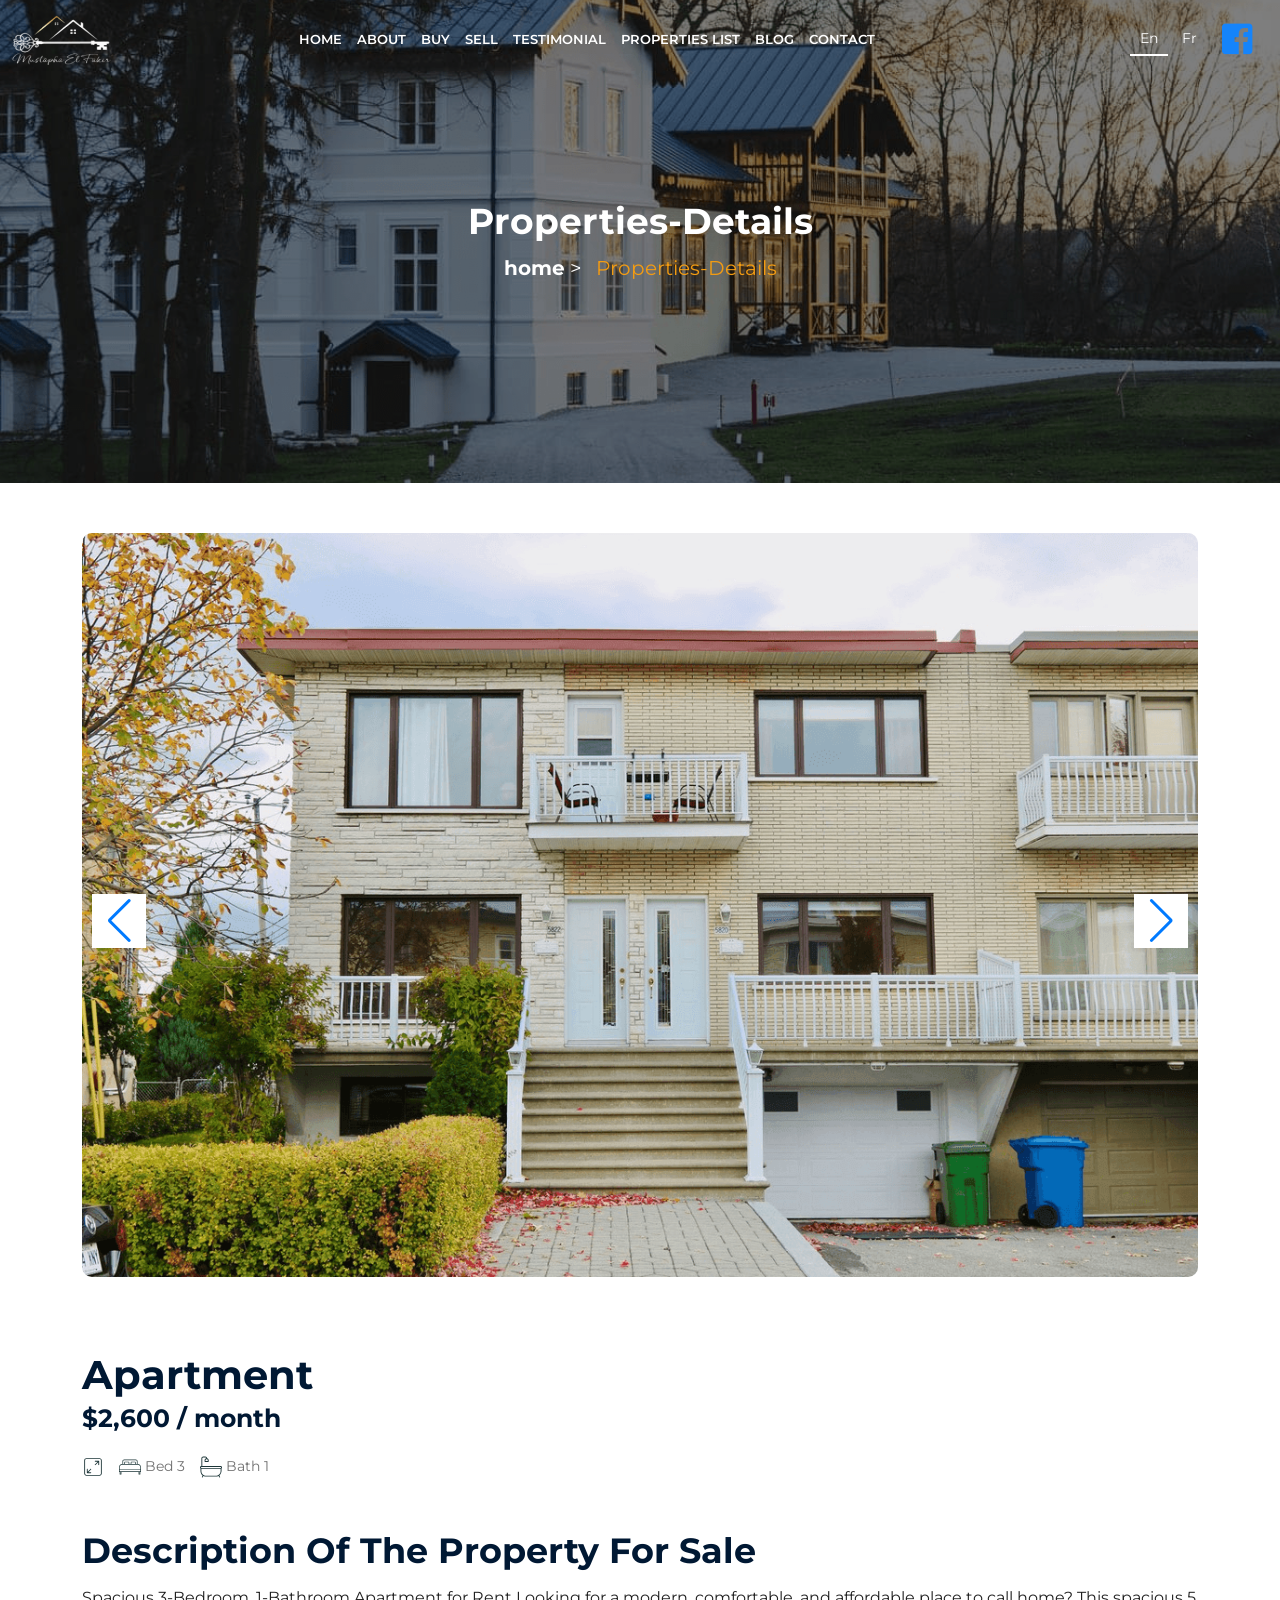
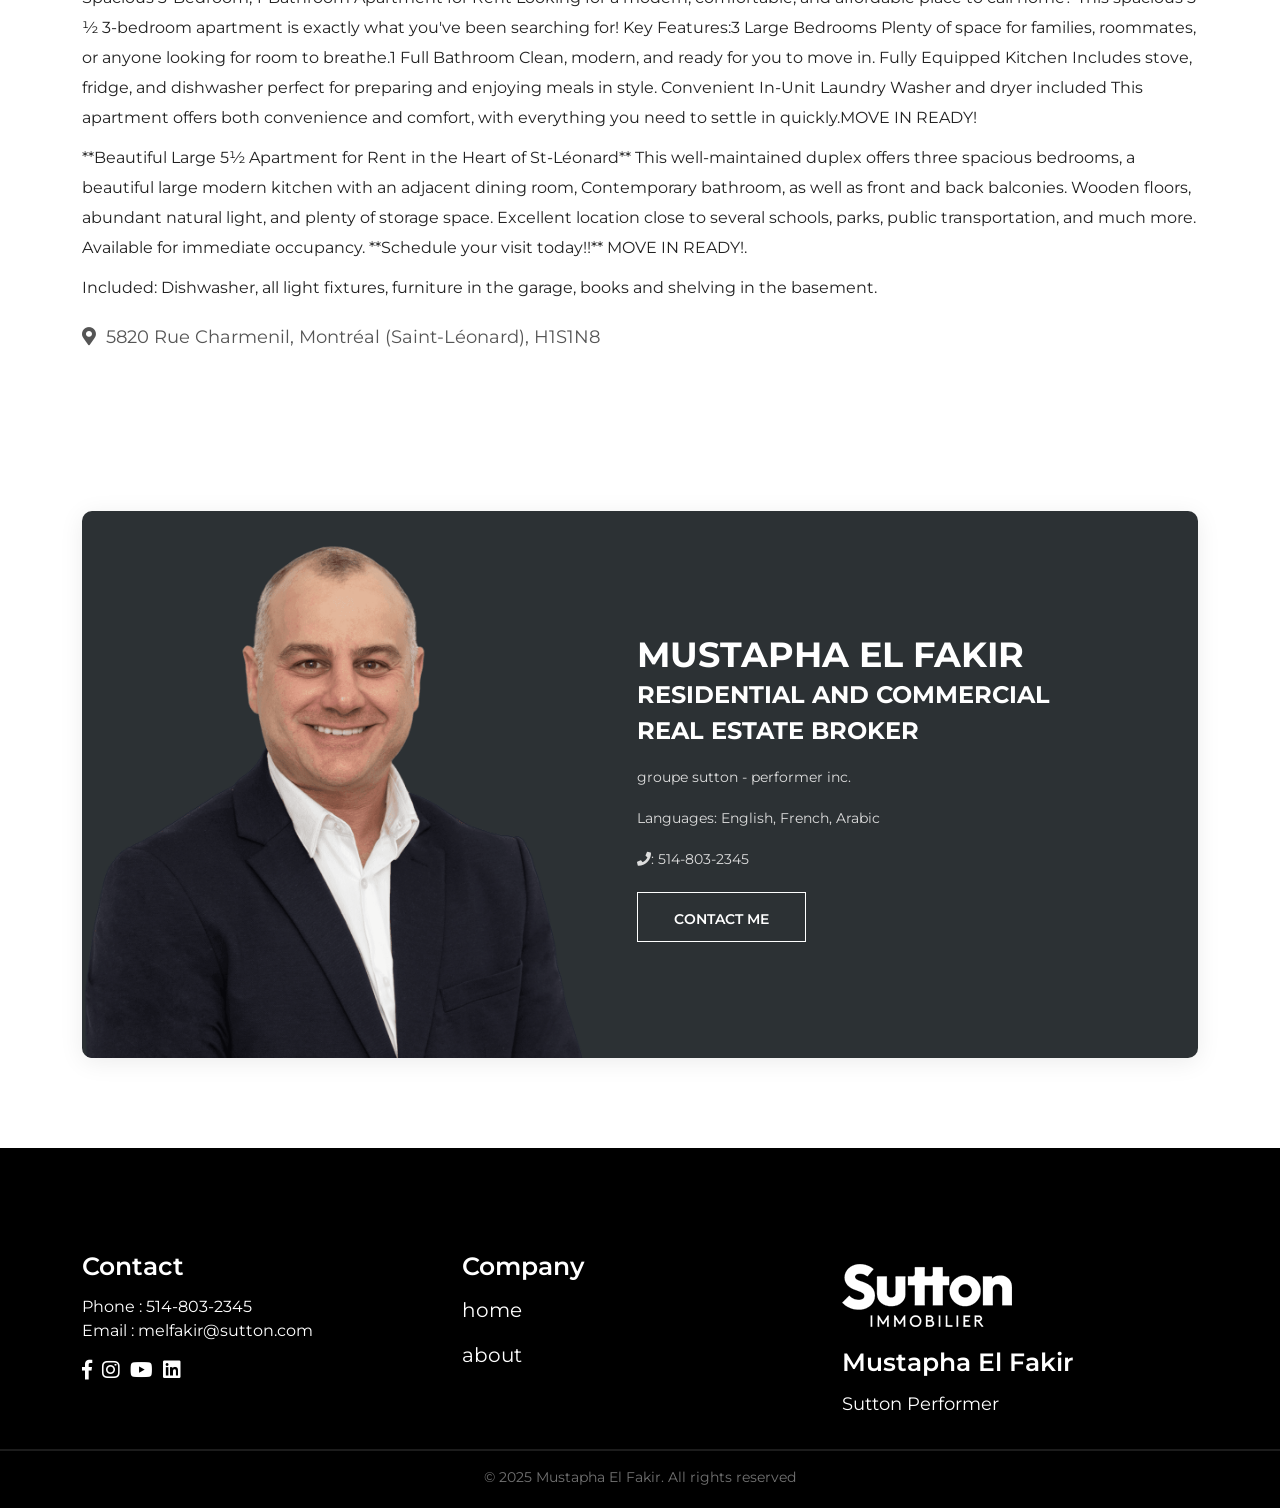
<file: properties-details-2.html>
<!DOCTYPE html>
<html class="no-js" lang="en">

<head>
    <meta charset="utf-8" />
    <meta http-equiv="x-ua-compatible" content="ie=edge" />
    <title>Mustapha El Fakir</title>
    <meta name="robots" content="noindex, follow" />
    <meta name="description" content="" />
    <meta name="viewport" content="width=device-width, initial-scale=1, shrink-to-fit=no" />
    <!-- Favicon -->
    <link rel="shortcut icon" type="image/x-icon" href="./assets/images/favicon-.png" />

    <!-- CSS (Font, Vendor, Icon, Plugins & Style CSS files) -->

    <!-- CSS (Font, Vendor, Icon, Plugins & Style CSS files) -->
    <!-- Font CSS -->
    <link rel="preconnect" href="https://fonts.googleapis.com">
    <link rel="preconnect" href="https://fonts.gstatic.com" crossorigin>
    <link href="https://fonts.googleapis.com/css2?family=Montserrat:ital,wght@0,100..900;1,100..900&family=Plus+Jakarta+Sans:ital,wght@0,200..800;1,200..800&display=swap" rel="stylesheet">

    <!-- Vendor CSS (Bootstrap & Icon Font) -->
    <link rel="stylesheet" href="./assets/css/all.min.css" />
    <link rel="stylesheet" href="./assets/css/bootstrap.min.css" />

    <!-- Plugins CSS (All Plugins Files) -->
    <link rel="stylesheet" href="./assets/css/swiper-bundle.min.css" />
    <link rel="stylesheet" href="./assets/css/slick.css" />
    <link rel="stylesheet" href="./assets/css/animate.min.css" />

    <!-- Style CSS -->
    <link rel="stylesheet" href="./assets/css/style.css" />
</head>


<body>
    <!-- header start -->
    <header>
        <div class="header-area">
            <div class="container-fluid">
                <div class="row align-items-center">
                    <div class="col-lg-2 col-6">
                        <div class="header-logo">
                            <a href="index.html">
                                <img class="logo-main" src="assets/images/logo (2).png" alt="logo" />
                            </a>
                        </div>
                    </div>
                    <div class="col-lg-7 d-none d-lg-block">
                        <nav class="header-menu">
                            <ul class="main-menu">
                                <li><a data-i18n="header_home" href="index.html">home</a></li>
                                <li><a data-i18n="header_about" href="about-us.html">about</a></li>
                                <li><a data-i18n="header_buy" href="buy-now.html">Buy</a></li>
                                <li><a data-i18n="header_sell" href="sell.html">Sell</a></li>
                                <li><a data-i18n="header_testimonial" href="testimonial.html">testimonial</a></li>
                                <li><a data-i18n="header_properties" href="properties-list.html">Properties List</a></li>
                                <li><a data-i18n="header_blog" href="blog.html">Blogs</a></li>
                                <li><a data-i18n="header_contact" href="contact.html">contact</a></li>
                            </ul>
                        </nav>
                    </div>
                    <div class="col-lg-3 col-6">
                        <div class="header-meta">
                            <div class="header-meta-btn ">
                                <div class="lang-switch">
                                    <button class="lang-btn active" data-lang="en">En</button>
                                    <button class="lang-btn" data-lang="french">Fr</button>
                                </div>
                                <a class="header-icon" href="https://www.facebook.com/profile.php?id=61576786650505"><i class="fa-brands fa-square-facebook"></i></a>
                                <div class="header-meta--toggle d-lg-none">
                                    <button class="toggle-btn" type="button" data-bs-toggle="offcanvas" data-bs-target="#mobileMenu">
                                        <span></span>
                                        <span></span>
                                        <span></span>
                                    </button>
                                </div>
                            </div>
                            <!-- MOBILE MENU -->

                        </div>
                    </div>
                </div>
            </div>
        </div>
    </header>
    <!-- header end -->

    <!-- Mobile Menu Start -->
    <div class="offcanvas offcanvas-start" tabindex="-1" id="mobileMenu" aria-labelledby="offcanvasExampleLabel">
        <div class="offcanvas-header">
            <h5 class="offcanvas-title">Menu</h5>
            <button type="button" class="btn-close" data-bs-dismiss="offcanvas" aria-label="Close"></button>
        </div>
        <div class="offcanvas-body">
            <ul class="mobile-main-menu">
                <li><a data-i18n="header_home" href="index.html">home</a></li>
                <li><a data-i18n="header_about" href="about-us.html">about</a></li>
                <li><a data-i18n="header_buy" href="buy-now.html">Buy</a></li>
                <li><a data-i18n="header_sell" href="sell.html">Sell</a></li>
                <li><a data-i18n="header_testimonial" href="testimonial.html">testimonial</a></li>
                <li><a data-i18n="header_blog" href="blog.html">Blogs</a></li>
                <li><a data-i18n="header_properties" href="properties-list.html">Properties List</a></li>
                <li><a data-i18n="header_contact" href="contact.html">contact</a></li>
            </ul>
        </div>
        <div class="offcanvas-footer text-center">

        </div>
    </div>
    <!-- Mobile Menu Start -->

    <!-- header End -->

    <main>

        <!-- breadcrumb area start -->
        <div class="breadcrumb-area" style="background-image: url(assets/images/breadcrumb-bg.jpg); background-repeat: no-repeat; background-size: cover; background-position: center center;">
            <div class="container">
                <div class="breadcrumb-wrapper">
                    <h2 data-i18n="breadcrumb_pro_details_title" class="breadcrumb-title">Properties-Details</h2>
                    <ul class="breadcrumb-list">
                        <li class="home-link"><a data-i18n="header_home" href="index.html">Home</a></li>
                        <li><span data-i18n="breadcrumb_pro_details_title">Properties-Details</span></li>
                    </ul>
                </div>
            </div>
        </div>
        <!-- breadcrumb area end -->

        <!-- Properties-Details thumb area start -->
        <div class="Properties-Details-area">
            <div class="container">
                <div class="Properties-Details-thumb">
                    <div class="Properties-thumb-slide">
                        <div class="swiper Properties-thum-active">
                            <div class="swiper-wrapper">
                                <!-- slide-1 -->
                                <div class="swiper-slide">
                                    <div class="Properties-thumb">
                                        <img src="assets/images/details-3-img-1.png" alt="img">
                                    </div>
                                </div>
                                <!-- slide-2 -->
                                <div class="swiper-slide">
                                    <div class="Properties-thumb">
                                        <img src="assets/images/details-3-img-2.png" alt="img">
                                    </div>
                                </div>
                                <!-- slide-3 -->
                                <div class="swiper-slide">
                                    <div class="Properties-thumb">
                                        <img src="assets/images/details-3-img-3.png" alt="img">
                                    </div>
                                </div>
                                <div class="swiper-slide">
                                    <div class="Properties-thumb">
                                        <img src="assets/images/details-3-img-4.png" alt="img">
                                    </div>
                                </div>
                                <div class="swiper-slide">
                                    <div class="Properties-thumb">
                                        <img src="assets/images/details-3-img-5.png" alt="img">
                                    </div>
                                </div>
                                <div class="swiper-slide">
                                    <div class="Properties-thumb">
                                        <img src="assets/images/details-3-img-6.png" alt="img">
                                    </div>
                                </div>
                                <div class="swiper-slide">
                                    <div class="Properties-thumb">
                                        <img src="assets/images/details-3-img-7.png" alt="img">
                                    </div>
                                </div>
                                <div class="swiper-slide">
                                    <div class="Properties-thumb">
                                        <img src="assets/images/details-3-img-8.png" alt="img">
                                    </div>
                                </div>
                                <div class="swiper-slide">
                                    <div class="Properties-thumb">
                                        <img src="assets/images/details-3-img-9.png" alt="img">
                                    </div>
                                </div>
                                <div class="swiper-slide">
                                    <div class="Properties-thumb">
                                        <img src="assets/images/details-3-img-10.png" alt="img">
                                    </div>
                                </div>
                                <div class="swiper-slide">
                                    <div class="Properties-thumb">
                                        <img src="assets/images/details-3-img-11.png" alt="img">
                                    </div>
                                </div>
                                <div class="swiper-slide">
                                    <div class="Properties-thumb">
                                        <img src="assets/images/details-3-img-12.png" alt="img">
                                    </div>
                                </div>
                                <div class="swiper-slide">
                                    <div class="Properties-thumb">
                                        <img src="assets/images/details-3-img-13.png" alt="img">
                                    </div>
                                </div>
                                <div class="swiper-slide">
                                    <div class="Properties-thumb">
                                        <img src="assets/images/details-3-img-14.png" alt="img">
                                    </div>
                                </div>
                                <div class="swiper-slide">
                                    <div class="Properties-thumb">
                                        <img src="assets/images/details-3-img-15.png" alt="img">
                                    </div>
                                </div>
                                <div class="swiper-slide">
                                    <div class="Properties-thumb">
                                        <img src="assets/images/details-3-img-16.png" alt="img">
                                    </div>
                                </div>
                                <div class="swiper-slide">
                                    <div class="Properties-thumb">
                                        <img src="assets/images/details-3-img-17.png" alt="img">
                                    </div>
                                </div>
                                <div class="swiper-slide">
                                    <div class="Properties-thumb">
                                        <img src="assets/images/details-3-img-18.png" alt="img">
                                    </div>
                                </div>
                                <div class="swiper-slide">
                                    <div class="Properties-thumb">
                                        <img src="assets/images/details-3-img-19.png" alt="img">
                                    </div>
                                </div>
                                <div class="swiper-slide">
                                    <div class="Properties-thumb">
                                        <img src="assets/images/details-3-img-20.png" alt="img">
                                    </div>
                                </div>
                                <div class="swiper-slide">
                                    <div class="Properties-thumb">
                                        <img src="assets/images/details-3-img-21.png" alt="img">
                                    </div>
                                </div>
                                <div class="swiper-slide">
                                    <div class="Properties-thumb">
                                        <img src="assets/images/details-3-img-22.png" alt="img">
                                    </div>
                                </div>
                                <div class="swiper-slide">
                                    <div class="Properties-thumb">
                                        <img src="assets/images/details-3-img-23.png" alt="img">
                                    </div>
                                </div>
                                <div class="swiper-slide">
                                    <div class="Properties-thumb">
                                        <img src="assets/images/details-3-img-24.png" alt="img">
                                    </div>
                                </div>
                            </div>
                            <div class="swiper-button-next Properties-btn-next"></div>
                            <div class="swiper-button-prev Properties-prev"></div>
                        </div>
                    </div>
                </div>
                <!-- details -->
                <div class="Properties-Details-content">
                    <h2 class="Properties-Details-title">Apartment</h2>
                    <h4 class="Properties-Details-price">$2,600 / month</h4>
                    <div class="Properties-Details">
                        <ul class="list-hotel-featured-list">
                            <li class="list-solid">
                                <svg xmlns="http://www.w3.org/2000/svg" width="22" height="22" viewBox="0 0 22 22" fill="none">
                                    <path d="M9.11185 12.8888C9.02934 12.8063 8.91744 12.76 8.80077 12.76C8.6841 12.76 8.5722 12.8063 8.48969 12.8888L5.72033 15.6582V13.2003C5.72033 13.0836 5.67397 12.9717 5.59146 12.8892C5.50894 12.8067 5.39703 12.7603 5.28033 12.7603C5.16364 12.7603 5.05172 12.8067 4.96921 12.8892C4.88669 12.9717 4.84033 13.0836 4.84033 13.2003V16.7203C4.84033 16.837 4.88669 16.9489 4.96921 17.0315C5.05172 17.114 5.16364 17.1603 5.28033 17.1603H8.80033C8.91703 17.1603 9.02894 17.114 9.11146 17.0315C9.19397 16.9489 9.24033 16.837 9.24033 16.7203C9.24033 16.6036 9.19397 16.4917 9.11146 16.4092C9.02894 16.3267 8.91703 16.2803 8.80033 16.2803H6.34249L9.11097 13.5119C9.152 13.471 9.18458 13.4225 9.20684 13.3691C9.2291 13.3157 9.2406 13.2584 9.24068 13.2005C9.24076 13.1426 9.22942 13.0853 9.20732 13.0318C9.18521 12.9783 9.15277 12.9297 9.11185 12.8888ZM16.8884 4.87377C16.835 4.85222 16.778 4.84088 16.7203 4.84033H13.2003C13.0836 4.84033 12.9717 4.88669 12.8892 4.96921C12.8067 5.05172 12.7603 5.16364 12.7603 5.28033C12.7603 5.39703 12.8067 5.50894 12.8892 5.59146C12.9717 5.67397 13.0836 5.72033 13.2003 5.72033H15.6582L12.8897 8.48881C12.8488 8.52966 12.8163 8.57817 12.7942 8.63157C12.772 8.68497 12.7606 8.74221 12.7605 8.80002C12.7604 8.91678 12.8067 9.02879 12.8893 9.11141C12.9718 9.19403 13.0837 9.24049 13.2005 9.24058C13.3172 9.24066 13.4292 9.19436 13.5119 9.11185L16.2803 6.34249V8.80033C16.2803 8.91703 16.3267 9.02894 16.4092 9.11146C16.4917 9.19398 16.6036 9.24033 16.7203 9.24033C16.837 9.24033 16.9489 9.19398 17.0315 9.11146C17.114 9.02894 17.1603 8.91703 17.1603 8.80033V5.28033C17.1602 5.19329 17.1343 5.10824 17.0859 5.03589C17.0375 4.96354 16.9688 4.90713 16.8884 4.87377Z" fill="#1D3638" />
                                    <path d="M17.6002 2.2002H4.4002C3.81693 2.20089 3.25776 2.4329 2.84533 2.84533C2.4329 3.25776 2.20089 3.81693 2.2002 4.4002V17.6002C2.2002 18.8137 3.18756 19.8002 4.4002 19.8002H17.6002C18.8128 19.8002 19.8002 18.8137 19.8002 17.6002V4.4002C19.8002 3.18668 18.8128 2.2002 17.6002 2.2002ZM18.9202 17.6002C18.9202 18.328 18.328 18.9202 17.6002 18.9202H4.4002C3.67244 18.9202 3.0802 18.328 3.0802 17.6002V4.4002C3.0802 3.67244 3.67244 3.0802 4.4002 3.0802H17.6002C18.328 3.0802 18.9202 3.67244 18.9202 4.4002V17.6002Z" fill="#1D3638" />
                                </svg>
                                <span> </span>
                            </li>
                            <li class="list-solid">
                                <svg xmlns="http://www.w3.org/2000/svg" width="22" height="22" viewBox="0 0 22 22" fill="none">
                                    <path d="M18.9062 8.07812H18.5625V5.32812C18.5614 4.37937 17.7925 3.61049 16.8438 3.60938H5.15625C4.2075 3.61049 3.43862 4.37937 3.4375 5.32812V8.07812H3.09375C1.386 8.08019 0.0020625 9.46413 0 11.1719V15.9844H0.6875V18.3906H2.40625V15.9844H19.5938V18.3906H21.3125V15.9844H22V11.1719C21.9979 9.46413 20.614 8.08019 18.9062 8.07812ZM4.125 5.32812C4.125 4.75857 4.5867 4.29688 5.15625 4.29688H16.8438C17.4133 4.29688 17.875 4.75857 17.875 5.32812V8.07812H16.8438V6.70312C16.8438 6.13357 16.3821 5.67188 15.8125 5.67188H12.7188C12.1492 5.67188 11.6875 6.13357 11.6875 6.70312V8.07812H10.3125V6.70312C10.3125 6.13357 9.8508 5.67188 9.28125 5.67188H6.1875C5.61795 5.67188 5.15625 6.13357 5.15625 6.70312V8.07812H4.125V5.32812ZM16.1562 6.70312V8.07812H12.375V6.70312C12.375 6.61196 12.4112 6.52452 12.4757 6.46006C12.5401 6.39559 12.6276 6.35938 12.7188 6.35938H15.8125C15.9037 6.35938 15.9911 6.39559 16.0556 6.46006C16.12 6.52452 16.1562 6.61196 16.1562 6.70312ZM9.625 6.70312V8.07812H5.84375V6.70312C5.84375 6.61196 5.87997 6.52452 5.94443 6.46006C6.0089 6.39559 6.09633 6.35938 6.1875 6.35938H9.28125C9.37242 6.35938 9.45985 6.39559 9.52432 6.46006C9.58878 6.52452 9.625 6.61196 9.625 6.70312ZM1.71875 17.7031H1.375V15.9844H1.71875V17.7031ZM20.625 17.7031H20.2812V15.9844H20.625V17.7031ZM21.3125 15.2969H0.6875V13.5781H21.3125V15.2969ZM21.3125 12.8906H0.6875V11.1719C0.689004 9.84358 1.76546 8.76713 3.09375 8.76562H18.9062C20.2345 8.76713 21.311 9.84358 21.3125 11.1719V12.8906Z" fill="#1D3638" />
                                </svg>
                                <span>Bed 3</span>
                            </li>
                            <li>
                                <svg xmlns="http://www.w3.org/2000/svg" width="22" height="22" viewBox="0 0 22 22" fill="none">
                                    <g>
                                        <path d="M20.625 10.084H2.29165V2.35648C2.29165 1.83398 2.7775 1.37564 3.33205 1.37564H5.2479C5.78875 1.37564 6.22415 1.81564 6.22875 2.35189C5.335 2.57648 4.58335 3.40148 4.58335 4.27229V5.50064C4.58335 5.75273 4.7896 5.95898 5.0417 5.95898H8.25C8.5021 5.95898 8.70835 5.75273 8.70835 5.50064V4.27233C8.70835 3.38773 8.0071 2.57648 7.14545 2.35648C7.14545 1.31148 6.29754 0.458984 5.24795 0.458984H3.3321C2.27335 0.458984 1.375 1.32983 1.375 2.35648V10.084C0.61875 10.0794 0.00459766 10.6936 0 11.4498C0 11.844 0.165 12.2152 0.458348 12.4765V14.8781C0.458348 16.7435 1.28795 18.3431 2.63085 19.3835L1.8792 20.8777C1.7646 21.1023 1.85629 21.3773 2.08545 21.4918C2.31004 21.6064 2.58504 21.5147 2.6996 21.2856L3.40545 19.8785C4.33129 20.3735 5.3671 20.6301 6.4167 20.621H15.5833C16.6329 20.6301 17.6688 20.3735 18.5946 19.8785L19.3004 21.2856C19.415 21.5102 19.69 21.6018 19.9146 21.4918C20.1392 21.3818 20.2308 21.1022 20.1208 20.8777L19.3692 19.3789C20.7121 18.3431 21.5417 16.7389 21.5417 14.8735V12.4719C21.8304 12.2198 22 11.8485 22 11.459C22 10.6982 21.3858 10.084 20.625 10.084ZM6.6871 3.20898C7.2325 3.20898 7.7917 3.74523 7.7917 4.27233V5.04233H5.5V4.27233C5.5 3.76358 6.11875 3.20898 6.6871 3.20898ZM20.625 14.8782C20.625 17.6328 18.4571 19.709 15.5833 19.709H6.41665C3.5429 19.709 1.375 17.6327 1.375 14.8782V12.834H20.625V14.8782ZM20.625 11.9173H1.38875C1.1596 11.9173 0.953348 11.7523 0.92125 11.5277C0.88 11.2436 1.1 11.0006 1.375 11.0006H20.6112C20.8404 11.0006 21.0467 11.1656 21.0788 11.3902C21.12 11.6744 20.9 11.9173 20.625 11.9173Z" fill="#1D3638" />
                                    </g>
                                    <defs>
                                        <rect width="22" height="22" fill="white" />
                                    </defs>
                                </svg>
                                <span>Bath 1</span>
                            </li>
                        </ul>
                    </div>
                    <div class="Properties-Details-des">
                        <h4 data-i18n="properties_1_des_title" class="title">Description of the property for sale</h4>
                        <!-- des -->
                        <p data-i18n="properties_2_des_1" class="des">Spacious 3-Bedroom, 1-Bathroom Apartment for Rent Looking for a modern, comfortable, and affordable place to call home? This spacious 5 ½ 3-bedroom apartment is exactly what you've been searching for! Key Features:3 Large Bedrooms Plenty of space for families, roommates, or anyone looking for room to breathe.1 Full Bathroom Clean, modern, and ready for you to move in. Fully Equipped Kitchen Includes stove, fridge, and dishwasher perfect for preparing and enjoying meals in style. Convenient In-Unit Laundry Washer and dryer included This apartment offers both convenience and comfort, with everything you need to settle in quickly.MOVE IN READY!</p>

                        <p data-i18n="properties_2_des_2" class="des">**Beautiful Large 5½ Apartment for Rent in the Heart of St-Léonard** This well-maintained duplex offers three spacious bedrooms, a beautiful large modern kitchen with an adjacent dining room, Contemporary bathroom, as well as front and back balconies. Wooden floors, abundant natural light, and plenty of storage space. Excellent location close to several schools, parks, public transportation, and much more. Available for immediate occupancy. **Schedule your visit today!!** MOVE IN READY!</p>
                        <p data-i18n="properties_2_des_3" class="des">Included: Dishwasher, all light fixtures, furniture in the garage, books and shelving in the basement.</p>
                    </div>
                    <div class="Properties-Details-location">
                        <p> <i class="fa-solid fa-location-dot"></i>
                            5820 Rue Charmenil,
                            Montréal (Saint-Léonard), H1S1N8
                        </p>
                    </div>
                </div>
            </div>
        </div>
        <!-- Properties-Details thumb area end -->

        <!-- owner area start  -->
        <div class="owner-area section-padding ">
            <div class="container">
                <div class="owner-wrapper">
                    <div class="row align-items-center">
                        <div class="col-lg-6">
                            <div class="owner-image wow 
								animate__animated 
								animate__fadeInUp">
                                <img class="owner-image--img" src="assets/images/owner.png" alt="Owner" />
                            </div>
                        </div>
                        <div class="col-lg-6">
                            <div class="owner-content wow 
								animate__animated 
								animate__fadeInUp">
                                <h2 data-i18n="properties__owner_name">Mustapha El Fakir</h2>
                                <h4 data-i18n="properties__owner_title" class="owner-content--title">
                                    Residential and Commercial <br> real estate broker
                                </h4>
                                <p class="owner-content--des">
                                    groupe sutton - performer inc.
                                </p>
                                <p data-i18n="properties__owner_languages" class="owner-content--des">
                                    Language(s): French, English, Arabic
                                </p>
                                <p class="owner-content--des">
                                    <i class="fa-solid fa-phone"></i>: 514-803-2345
                                </p>
                                <div class="owner-content--more-btn">
                                    <a data-i18n="properties__owner_contact" class="trans-btn" href="contact.html">Contact me</a>
                                </div>
                            </div>
                        </div>
                    </div>
                </div>
            </div>
        </div>
        <!-- owner area end  -->

        <!-- back to top -->
        <a id="button"></a>
    </main>
    <!-- footer start -->
    <!-- --------------------------------------*/ -->
    <!--   footer html -->
    <!-- ---------------------------------------- -->

    <!-- Back to top button -->
    <footer>
        <div class="footer-widget-area">
            <div class="container">
                <div class="row">
                    <div class="col-xl-4 col-lg-4 col-md-6 col-sm-6">
                        <div class="footer-widget footer-col-4 mb-50">
                            <h3 class="footer-widget-title">Contact</h3>
                            <div class="footer-list">
                                <a data-i18n="footer_phone" href="#">Phone : 514-803-2345</a>
                            </div>
                            <div class="footer-list">
                                <a href="#">Email : melfakir@sutton.com</a>
                            </div>
                            <div class="footer-social">
                                <a href="#"><i class="fa-brands fa-facebook-f"></i></a>
                                <a href="#"><i class="fa-brands fa-instagram"></i></a>
                                <a href="#"><i class="fa-brands fa-youtube"></i></a>
                                <a href="#"><i class="fa-brands fa-linkedin"></i></a>
                            </div>
                        </div>
                    </div>
                    <div class="col-xl-4 col-lg-4 col-md-6 col-sm-6">
                        <div class="footer-widget footer-col-2 mb-50">
                            <!-- <h3 class="footer-widget-title">Privacy </h3> -->
                            <h3 data-i18n="footer_company" class="footer-widget-title">Company</h3>
                            <div class="footer-contact">
                                <div class="footer-contact-item">
                                    <p><a data-i18n="header_home" href="#">Home</a></p>
                                </div>
                                <div class="footer-contact-item">
                                    <p><a data-i18n="header_about" href="#">About</a></p>
                                </div>
                            </div>
                        </div>
                    </div>
                    <div class="col-xl-4 col-lg-4 col-md-6 col-sm-6">
                        <div class="footer-widget footer-col-1 mb-50">
                            <div class="logo"><img src="assets/images/sutton-immobilier-white.png" alt=""></div>
                            <h3 class="footer-widget-title">
                                Mustapha El Fakir
                            </h3>
                            <p class="footer-des">Sutton Performer</p>
                        </div>
                    </div>
                </div>
            </div>
            <hr />
            <div class="footer-bottom text-center">
                <p>© 2025 Mustapha El Fakir. All rights reserved</p>
            </div>
        </div>
    </footer>

    <!-- footer End -->

    <!-- JS Vendor, Plugins & Activation Script Files -->

    <!-- Bootstrap JS -->
    <script src="./assets/js/bootstrap.bundle.min.js"></script>
    <!-- jquery JS -->
    <script src="./assets/js/jquery-1.12.4.min.js"></script>
    <!-- jquery slick up JS -->
    <script src="./assets/js/slick.min.js"></script>
    <!-- jquery wow JS -->
    <script src="./assets/js/wow.min.js"></script>
    <!-- jquery waypoits JS -->
    <script src="./assets/js/waypoints.min.js"></script>

    <!-- Plugins JS -->
    <script src="./assets/js/swiper-bundle.min.js"></script>


    <script src="./assets/js/smtp.js"></script>
    <script src="./assets/js/lang.js"></script>

    <!-- Activation JS -->
    <script src="./assets/js/main.js"></script>

</body>

</html>
</file>
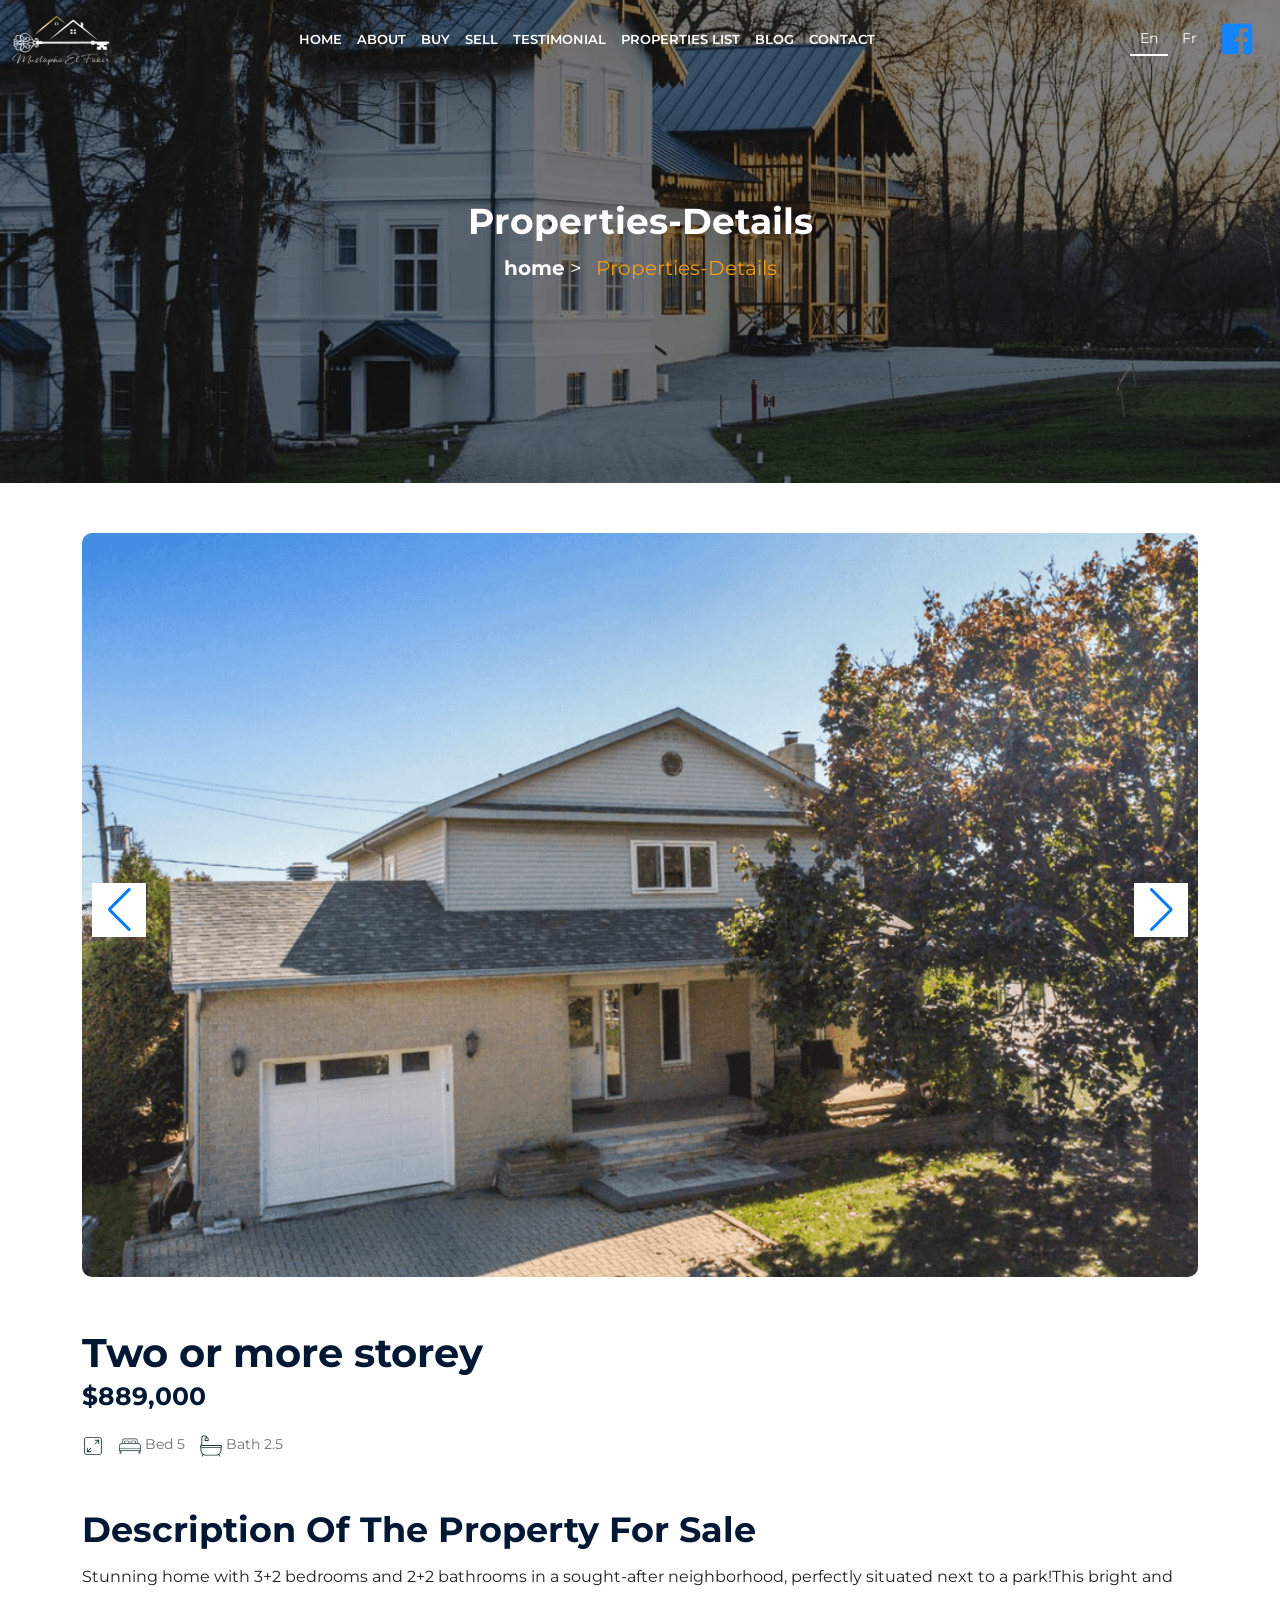
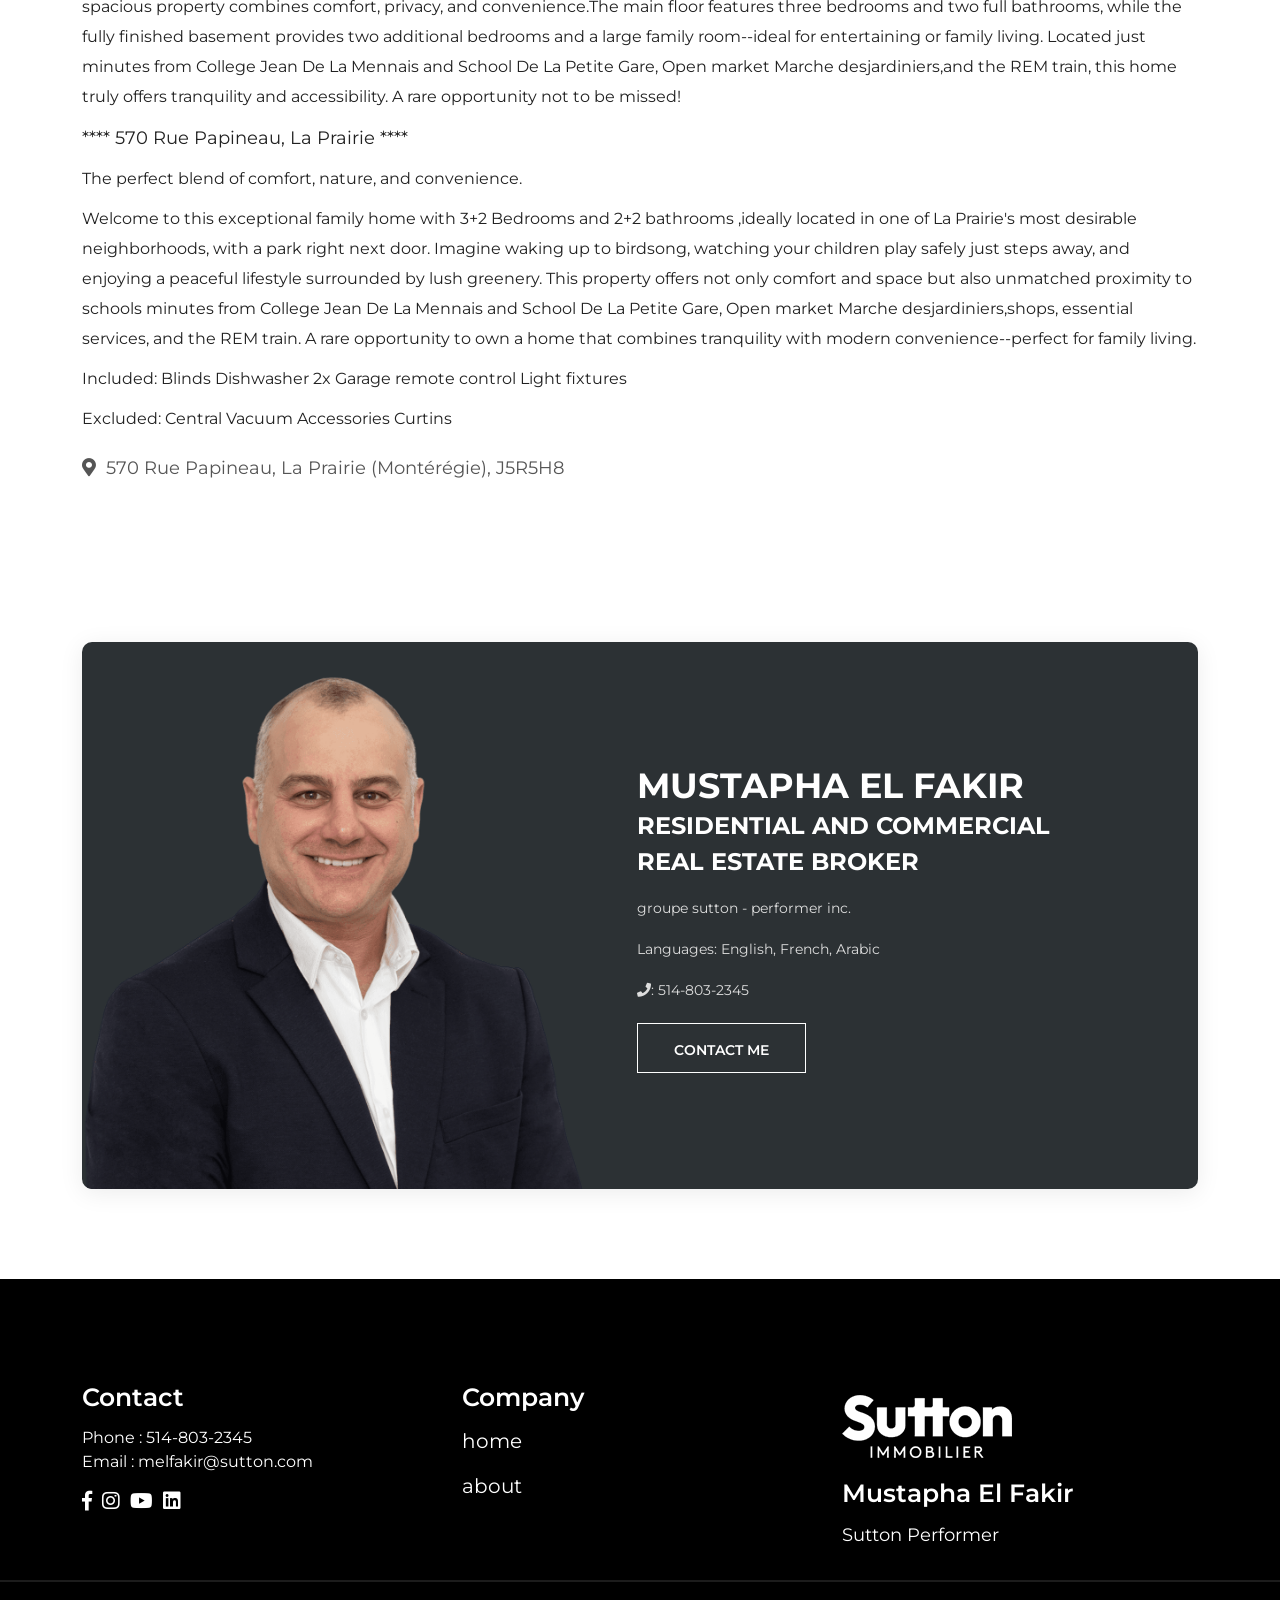
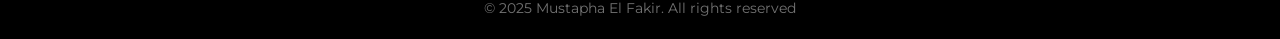
<file: properties-details-3.html>
<!DOCTYPE html>
<html class="no-js" lang="en">

<head>
    <meta charset="utf-8" />
    <meta http-equiv="x-ua-compatible" content="ie=edge" />
    <title>Mustapha El Fakir</title>
    <meta name="robots" content="noindex, follow" />
    <meta name="description" content="" />
    <meta name="viewport" content="width=device-width, initial-scale=1, shrink-to-fit=no" />
    <!-- Favicon -->
    <link rel="shortcut icon" type="image/x-icon" href="./assets/images/favicon-.png" />

    <!-- CSS (Font, Vendor, Icon, Plugins & Style CSS files) -->

    <!-- CSS (Font, Vendor, Icon, Plugins & Style CSS files) -->
    <!-- Font CSS -->
    <link rel="preconnect" href="https://fonts.googleapis.com">
    <link rel="preconnect" href="https://fonts.gstatic.com" crossorigin>
    <link href="https://fonts.googleapis.com/css2?family=Montserrat:ital,wght@0,100..900;1,100..900&family=Plus+Jakarta+Sans:ital,wght@0,200..800;1,200..800&display=swap" rel="stylesheet">

    <!-- Vendor CSS (Bootstrap & Icon Font) -->
    <link rel="stylesheet" href="./assets/css/all.min.css" />
    <link rel="stylesheet" href="./assets/css/bootstrap.min.css" />

    <!-- Plugins CSS (All Plugins Files) -->
    <link rel="stylesheet" href="./assets/css/swiper-bundle.min.css" />
    <link rel="stylesheet" href="./assets/css/slick.css" />
    <link rel="stylesheet" href="./assets/css/animate.min.css" />

    <!-- Style CSS -->
    <link rel="stylesheet" href="./assets/css/style.css" />
</head>


<body>
    <!-- header start -->
    <header>
        <div class="header-area">
            <div class="container-fluid">
                <div class="row align-items-center">
                    <div class="col-lg-2 col-6">
                        <div class="header-logo">
                            <a href="index.html">
                                <img class="logo-main" src="assets/images/logo (2).png" alt="logo" />
                            </a>
                        </div>
                    </div>
                    <div class="col-lg-7 d-none d-lg-block">
                        <nav class="header-menu">
                            <ul class="main-menu">
                                <li><a data-i18n="header_home" href="index.html">home</a></li>
                                <li><a data-i18n="header_about" href="about-us.html">about</a></li>
                                <li><a data-i18n="header_buy" href="buy-now.html">Buy</a></li>
                                <li><a data-i18n="header_sell" href="sell.html">Sell</a></li>
                                <li><a data-i18n="header_testimonial" href="testimonial.html">testimonial</a></li>
                                <li><a data-i18n="header_properties" href="properties-list.html">Properties List</a></li>
                                <li><a data-i18n="header_blog" href="blog.html">Blogs</a></li>
                                <li><a data-i18n="header_contact" href="contact.html">contact</a></li>
                            </ul>
                        </nav>
                    </div>
                    <div class="col-lg-3 col-6">
                        <div class="header-meta">
                            <div class="header-meta-btn ">
                                <div class="lang-switch">
                                    <button class="lang-btn active" data-lang="en">En</button>
                                    <button class="lang-btn" data-lang="french">Fr</button>
                                </div>
                                <a class="header-icon" href="https://www.facebook.com/profile.php?id=61576786650505"><i class="fa-brands fa-square-facebook"></i></a>
                                <div class="header-meta--toggle d-lg-none">
                                    <button class="toggle-btn" type="button" data-bs-toggle="offcanvas" data-bs-target="#mobileMenu">
                                        <span></span>
                                        <span></span>
                                        <span></span>
                                    </button>
                                </div>
                            </div>
                            <!-- MOBILE MENU -->

                        </div>
                    </div>
                </div>
            </div>
        </div>
    </header>
    <!-- header end -->

    <!-- Mobile Menu Start -->
    <div class="offcanvas offcanvas-start" tabindex="-1" id="mobileMenu" aria-labelledby="offcanvasExampleLabel">
        <div class="offcanvas-header">
            <h5 class="offcanvas-title">Menu</h5>
            <button type="button" class="btn-close" data-bs-dismiss="offcanvas" aria-label="Close"></button>
        </div>
        <div class="offcanvas-body">
            <ul class="mobile-main-menu">
                <li><a data-i18n="header_home" href="index.html">home</a></li>
                <li><a data-i18n="header_about" href="about-us.html">about</a></li>
                <li><a data-i18n="header_buy" href="buy-now.html">Buy</a></li>
                <li><a data-i18n="header_sell" href="sell.html">Sell</a></li>
                <li><a data-i18n="header_testimonial" href="testimonial.html">testimonial</a></li>
                <li><a data-i18n="header_blog" href="blog.html">Blogs</a></li>
                <li><a data-i18n="header_properties" href="properties-list.html">Properties List</a></li>
                <li><a data-i18n="header_contact" href="contact.html">contact</a></li>
            </ul>
        </div>
        <div class="offcanvas-footer text-center">

        </div>
    </div>
    <!-- Mobile Menu Start -->

    <!-- header End -->

    <main>

        <!-- breadcrumb area start -->
        <div class="breadcrumb-area" style="background-image: url(assets/images/breadcrumb-bg.jpg); background-repeat: no-repeat; background-size: cover; background-position: center center;">
            <div class="container">
                <div class="breadcrumb-wrapper">
                    <h2 data-i18n="breadcrumb_pro_details_title" class="breadcrumb-title">Properties-Details</h2>
                    <ul class="breadcrumb-list">
                        <li class="home-link"><a data-i18n="header_home" href="index.html">Home</a></li>
                        <li><span data-i18n="breadcrumb_pro_details_title">Properties-Details</span></li>
                    </ul>
                </div>
            </div>
        </div>
        <!-- breadcrumb area end -->

        <!-- Properties-Details thumb area start -->
        <div class="Properties-Details-area">
            <div class="container">
                <div class="Properties-Details-thumb">
                    <div class="Properties-thumb-slide">
                        <div class="swiper Properties-thum-active">
                            <div class="swiper-wrapper">
                                <!-- slide-1 -->
                                <div class="swiper-slide">
                                    <div class="Properties-thumb">
                                        <img src="assets/images/feature-img-3.png" alt="img">
                                    </div>
                                </div>
                                <!-- slide-2 -->
                                <div class="swiper-slide">
                                    <div class="Properties-thumb">
                                        <img src="assets/images/details-2-img-2.png" alt="img">
                                    </div>
                                </div>
                                <!-- slide-3 -->
                                <div class="swiper-slide">
                                    <div class="Properties-thumb">
                                        <img src="assets/images/details-2-img-3.png" alt="img">
                                    </div>
                                </div>
                                <!-- slide-4 -->
                                <div class="swiper-slide">
                                    <div class="Properties-thumb">
                                        <img src="assets/images/details-2-img-4.png" alt="img">
                                    </div>
                                </div>
                                <!-- slide-5 -->
                                <div class="swiper-slide">
                                    <div class="Properties-thumb">
                                        <img src="assets/images/details-2-img-5.png" alt="img">
                                    </div>
                                </div>
                                <!-- slide-6 -->
                                <div class="swiper-slide">
                                    <div class="Properties-thumb">
                                        <img src="assets/images/details-2-img-6.png" alt="img">
                                    </div>
                                </div>
                                <!-- slide-7 -->
                                <div class="swiper-slide">
                                    <div class="Properties-thumb">
                                        <img src="assets/images/details-2-img-7.png" alt="img">
                                    </div>
                                </div>
                                <!-- slide-8 -->
                                <div class="swiper-slide">
                                    <div class="Properties-thumb">
                                        <img src="assets/images/details-2-img-8.png" alt="img">
                                    </div>
                                </div>
                                <div class="swiper-slide">
                                    <div class="Properties-thumb">
                                        <img src="assets/images/details-2-img-9.png" alt="img">
                                    </div>
                                </div>
                                <div class="swiper-slide">
                                    <div class="Properties-thumb">
                                        <img src="assets/images/details-2-img-10.png" alt="img">
                                    </div>
                                </div>
                                <div class="swiper-slide">
                                    <div class="Properties-thumb">
                                        <img src="assets/images/details-2-img-11.png" alt="img">
                                    </div>
                                </div>
                                <div class="swiper-slide">
                                    <div class="Properties-thumb">
                                        <img src="assets/images/details-2-img-12.png" alt="img">
                                    </div>
                                </div>
                                <div class="swiper-slide">
                                    <div class="Properties-thumb">
                                        <img src="assets/images/details-2-img-13.png" alt="img">
                                    </div>
                                </div>
                                <div class="swiper-slide">
                                    <div class="Properties-thumb">
                                        <img src="assets/images/details-2-img-14.png" alt="img">
                                    </div>
                                </div>
                                <div class="swiper-slide">
                                    <div class="Properties-thumb">
                                        <img src="assets/images/details-2-img-15.png" alt="img">
                                    </div>
                                </div>
                                <div class="swiper-slide">
                                    <div class="Properties-thumb">
                                        <img src="assets/images/details-2-img-16.png" alt="img">
                                    </div>
                                </div>
                                <div class="swiper-slide">
                                    <div class="Properties-thumb">
                                        <img src="assets/images/details-2-img-17.png" alt="img">
                                    </div>
                                </div>
                                <div class="swiper-slide">
                                    <div class="Properties-thumb">
                                        <img src="assets/images/details-2-img-18.png" alt="img">
                                    </div>
                                </div>
                                <div class="swiper-slide">
                                    <div class="Properties-thumb">
                                        <img src="assets/images/details-2-img-19.png" alt="img">
                                    </div>
                                </div>
                                <div class="swiper-slide">
                                    <div class="Properties-thumb">
                                        <img src="assets/images/details-2-img-20.png" alt="img">
                                    </div>
                                </div>
                                <div class="swiper-slide">
                                    <div class="Properties-thumb">
                                        <img src="assets/images/details-2-img-21.png" alt="img">
                                    </div>
                                </div>
                                <div class="swiper-slide">
                                    <div class="Properties-thumb">
                                        <img src="assets/images/details-2-img-22.png" alt="img">
                                    </div>
                                </div>
                                <div class="swiper-slide">
                                    <div class="Properties-thumb">
                                        <img src="assets/images/details-2-img-23.png" alt="img">
                                    </div>
                                </div>
                                <div class="swiper-slide">
                                    <div class="Properties-thumb">
                                        <img src="assets/images/details-2-img-24.png" alt="img">
                                    </div>
                                </div>
                                <div class="swiper-slide">
                                    <div class="Properties-thumb">
                                        <img src="assets/images/details-2-img-25.png" alt="img">
                                    </div>
                                </div>
                                <div class="swiper-slide">
                                    <div class="Properties-thumb">
                                        <img src="assets/images/details-2-img-26.png" alt="img">
                                    </div>
                                </div>
                                <div class="swiper-slide">
                                    <div class="Properties-thumb">
                                        <img src="assets/images/details-2-img-27.png" alt="img">
                                    </div>
                                </div>
                                <div class="swiper-slide">
                                    <div class="Properties-thumb">
                                        <img src="assets/images/details-2-img-28.png" alt="img">
                                    </div>
                                </div>
                                <div class="swiper-slide">
                                    <div class="Properties-thumb">
                                        <img src="assets/images/details-2-img-29.png" alt="img">
                                    </div>
                                </div>
                                <div class="swiper-slide">
                                    <div class="Properties-thumb">
                                        <img src="assets/images/details-2-img-30.png" alt="img">
                                    </div>
                                </div>
                                <div class="swiper-slide">
                                    <div class="Properties-thumb">
                                        <img src="assets/images/details-2-img-31.png" alt="img">
                                    </div>
                                </div>
                                <div class="swiper-slide">
                                    <div class="Properties-thumb">
                                        <img src="assets/images/details-2-img-32.png" alt="img">
                                    </div>
                                </div>
                                <div class="swiper-slide">
                                    <div class="Properties-thumb">
                                        <img src="assets/images/details-2-img-33.png" alt="img">
                                    </div>
                                </div>
                                <div class="swiper-slide">
                                    <div class="Properties-thumb">
                                        <img src="assets/images/details-2-img-34.png" alt="img">
                                    </div>
                                </div>
                                <div class="swiper-slide">
                                    <div class="Properties-thumb">
                                        <img src="assets/images/details-2-img-35.png" alt="img">
                                    </div>
                                </div>
                                <div class="swiper-slide">
                                    <div class="Properties-thumb">
                                        <img src="assets/images/details-2-img-36.png" alt="img">
                                    </div>
                                </div>
                                <div class="swiper-slide">
                                    <div class="Properties-thumb">
                                        <img src="assets/images/details-2-img-37.png" alt="img">
                                    </div>
                                </div>
                                <div class="swiper-slide">
                                    <div class="Properties-thumb">
                                        <img src="assets/images/details-2-img-38.png" alt="img">
                                    </div>
                                </div>
                                <div class="swiper-slide">
                                    <div class="Properties-thumb">
                                        <img src="assets/images/details-2-img-39.png" alt="img">
                                    </div>
                                </div>
                                <div class="swiper-slide">
                                    <div class="Properties-thumb">
                                        <img src="assets/images/details-2-img-40.png" alt="img">
                                    </div>
                                </div>
                                <div class="swiper-slide">
                                    <div class="Properties-thumb">
                                        <img src="assets/images/details-2-img-41.png" alt="img">
                                    </div>
                                </div>
                                <div class="swiper-slide">
                                    <div class="Properties-thumb">
                                        <img src="assets/images/details-2-img-42.png" alt="img">
                                    </div>
                                </div>
                                <div class="swiper-slide">
                                    <div class="Properties-thumb">
                                        <img src="assets/images/details-2-img-43.png" alt="img">
                                    </div>
                                </div>
                                <div class="swiper-slide">
                                    <div class="Properties-thumb">
                                        <img src="assets/images/details-2-img-44.png" alt="img">
                                    </div>
                                </div>
                                <div class="swiper-slide">
                                    <div class="Properties-thumb">
                                        <img src="assets/images/details-2-img-45.png" alt="img">
                                    </div>
                                </div>
                                <div class="swiper-slide">
                                    <div class="Properties-thumb">
                                        <img src="assets/images/details-2-img-46.png" alt="img">
                                    </div>
                                </div>
                                <div class="swiper-slide">
                                    <div class="Properties-thumb">
                                        <img src="assets/images/details-2-img-47.png" alt="img">
                                    </div>
                                </div>
                                <div class="swiper-slide">
                                    <div class="Properties-thumb">
                                        <img src="assets/images/details-2-img-48.png" alt="img">
                                    </div>
                                </div>
                            </div>
                            <div class="swiper-button-next Properties-btn-next"></div>
                            <div class="swiper-button-prev Properties-prev"></div>
                        </div>
                    </div>
                </div>
                <!-- details -->
                <div class="Properties-Details-content">
                    <h2 class="Properties-Details-title">Two or more storey</h2>
                    <h4 class="Properties-Details-price">$889,000</h4>
                    <div class="Properties-Details">
                        <ul class="list-hotel-featured-list">
                            <li class="list-solid">
                                <svg xmlns="http://www.w3.org/2000/svg" width="22" height="22" viewBox="0 0 22 22" fill="none">
                                    <path d="M9.11185 12.8888C9.02934 12.8063 8.91744 12.76 8.80077 12.76C8.6841 12.76 8.5722 12.8063 8.48969 12.8888L5.72033 15.6582V13.2003C5.72033 13.0836 5.67397 12.9717 5.59146 12.8892C5.50894 12.8067 5.39703 12.7603 5.28033 12.7603C5.16364 12.7603 5.05172 12.8067 4.96921 12.8892C4.88669 12.9717 4.84033 13.0836 4.84033 13.2003V16.7203C4.84033 16.837 4.88669 16.9489 4.96921 17.0315C5.05172 17.114 5.16364 17.1603 5.28033 17.1603H8.80033C8.91703 17.1603 9.02894 17.114 9.11146 17.0315C9.19397 16.9489 9.24033 16.837 9.24033 16.7203C9.24033 16.6036 9.19397 16.4917 9.11146 16.4092C9.02894 16.3267 8.91703 16.2803 8.80033 16.2803H6.34249L9.11097 13.5119C9.152 13.471 9.18458 13.4225 9.20684 13.3691C9.2291 13.3157 9.2406 13.2584 9.24068 13.2005C9.24076 13.1426 9.22942 13.0853 9.20732 13.0318C9.18521 12.9783 9.15277 12.9297 9.11185 12.8888ZM16.8884 4.87377C16.835 4.85222 16.778 4.84088 16.7203 4.84033H13.2003C13.0836 4.84033 12.9717 4.88669 12.8892 4.96921C12.8067 5.05172 12.7603 5.16364 12.7603 5.28033C12.7603 5.39703 12.8067 5.50894 12.8892 5.59146C12.9717 5.67397 13.0836 5.72033 13.2003 5.72033H15.6582L12.8897 8.48881C12.8488 8.52966 12.8163 8.57817 12.7942 8.63157C12.772 8.68497 12.7606 8.74221 12.7605 8.80002C12.7604 8.91678 12.8067 9.02879 12.8893 9.11141C12.9718 9.19403 13.0837 9.24049 13.2005 9.24058C13.3172 9.24066 13.4292 9.19436 13.5119 9.11185L16.2803 6.34249V8.80033C16.2803 8.91703 16.3267 9.02894 16.4092 9.11146C16.4917 9.19398 16.6036 9.24033 16.7203 9.24033C16.837 9.24033 16.9489 9.19398 17.0315 9.11146C17.114 9.02894 17.1603 8.91703 17.1603 8.80033V5.28033C17.1602 5.19329 17.1343 5.10824 17.0859 5.03589C17.0375 4.96354 16.9688 4.90713 16.8884 4.87377Z" fill="#1D3638" />
                                    <path d="M17.6002 2.2002H4.4002C3.81693 2.20089 3.25776 2.4329 2.84533 2.84533C2.4329 3.25776 2.20089 3.81693 2.2002 4.4002V17.6002C2.2002 18.8137 3.18756 19.8002 4.4002 19.8002H17.6002C18.8128 19.8002 19.8002 18.8137 19.8002 17.6002V4.4002C19.8002 3.18668 18.8128 2.2002 17.6002 2.2002ZM18.9202 17.6002C18.9202 18.328 18.328 18.9202 17.6002 18.9202H4.4002C3.67244 18.9202 3.0802 18.328 3.0802 17.6002V4.4002C3.0802 3.67244 3.67244 3.0802 4.4002 3.0802H17.6002C18.328 3.0802 18.9202 3.67244 18.9202 4.4002V17.6002Z" fill="#1D3638" />
                                </svg>
                                <span></span>
                            </li>
                            <li class="list-solid">
                                <svg xmlns="http://www.w3.org/2000/svg" width="22" height="22" viewBox="0 0 22 22" fill="none">
                                    <path d="M18.9062 8.07812H18.5625V5.32812C18.5614 4.37937 17.7925 3.61049 16.8438 3.60938H5.15625C4.2075 3.61049 3.43862 4.37937 3.4375 5.32812V8.07812H3.09375C1.386 8.08019 0.0020625 9.46413 0 11.1719V15.9844H0.6875V18.3906H2.40625V15.9844H19.5938V18.3906H21.3125V15.9844H22V11.1719C21.9979 9.46413 20.614 8.08019 18.9062 8.07812ZM4.125 5.32812C4.125 4.75857 4.5867 4.29688 5.15625 4.29688H16.8438C17.4133 4.29688 17.875 4.75857 17.875 5.32812V8.07812H16.8438V6.70312C16.8438 6.13357 16.3821 5.67188 15.8125 5.67188H12.7188C12.1492 5.67188 11.6875 6.13357 11.6875 6.70312V8.07812H10.3125V6.70312C10.3125 6.13357 9.8508 5.67188 9.28125 5.67188H6.1875C5.61795 5.67188 5.15625 6.13357 5.15625 6.70312V8.07812H4.125V5.32812ZM16.1562 6.70312V8.07812H12.375V6.70312C12.375 6.61196 12.4112 6.52452 12.4757 6.46006C12.5401 6.39559 12.6276 6.35938 12.7188 6.35938H15.8125C15.9037 6.35938 15.9911 6.39559 16.0556 6.46006C16.12 6.52452 16.1562 6.61196 16.1562 6.70312ZM9.625 6.70312V8.07812H5.84375V6.70312C5.84375 6.61196 5.87997 6.52452 5.94443 6.46006C6.0089 6.39559 6.09633 6.35938 6.1875 6.35938H9.28125C9.37242 6.35938 9.45985 6.39559 9.52432 6.46006C9.58878 6.52452 9.625 6.61196 9.625 6.70312ZM1.71875 17.7031H1.375V15.9844H1.71875V17.7031ZM20.625 17.7031H20.2812V15.9844H20.625V17.7031ZM21.3125 15.2969H0.6875V13.5781H21.3125V15.2969ZM21.3125 12.8906H0.6875V11.1719C0.689004 9.84358 1.76546 8.76713 3.09375 8.76562H18.9062C20.2345 8.76713 21.311 9.84358 21.3125 11.1719V12.8906Z" fill="#1D3638" />
                                </svg>
                                <span>Bed 5</span>
                            </li>
                            <li>
                                <svg xmlns="http://www.w3.org/2000/svg" width="22" height="22" viewBox="0 0 22 22" fill="none">
                                    <g>
                                        <path d="M20.625 10.084H2.29165V2.35648C2.29165 1.83398 2.7775 1.37564 3.33205 1.37564H5.2479C5.78875 1.37564 6.22415 1.81564 6.22875 2.35189C5.335 2.57648 4.58335 3.40148 4.58335 4.27229V5.50064C4.58335 5.75273 4.7896 5.95898 5.0417 5.95898H8.25C8.5021 5.95898 8.70835 5.75273 8.70835 5.50064V4.27233C8.70835 3.38773 8.0071 2.57648 7.14545 2.35648C7.14545 1.31148 6.29754 0.458984 5.24795 0.458984H3.3321C2.27335 0.458984 1.375 1.32983 1.375 2.35648V10.084C0.61875 10.0794 0.00459766 10.6936 0 11.4498C0 11.844 0.165 12.2152 0.458348 12.4765V14.8781C0.458348 16.7435 1.28795 18.3431 2.63085 19.3835L1.8792 20.8777C1.7646 21.1023 1.85629 21.3773 2.08545 21.4918C2.31004 21.6064 2.58504 21.5147 2.6996 21.2856L3.40545 19.8785C4.33129 20.3735 5.3671 20.6301 6.4167 20.621H15.5833C16.6329 20.6301 17.6688 20.3735 18.5946 19.8785L19.3004 21.2856C19.415 21.5102 19.69 21.6018 19.9146 21.4918C20.1392 21.3818 20.2308 21.1022 20.1208 20.8777L19.3692 19.3789C20.7121 18.3431 21.5417 16.7389 21.5417 14.8735V12.4719C21.8304 12.2198 22 11.8485 22 11.459C22 10.6982 21.3858 10.084 20.625 10.084ZM6.6871 3.20898C7.2325 3.20898 7.7917 3.74523 7.7917 4.27233V5.04233H5.5V4.27233C5.5 3.76358 6.11875 3.20898 6.6871 3.20898ZM20.625 14.8782C20.625 17.6328 18.4571 19.709 15.5833 19.709H6.41665C3.5429 19.709 1.375 17.6327 1.375 14.8782V12.834H20.625V14.8782ZM20.625 11.9173H1.38875C1.1596 11.9173 0.953348 11.7523 0.92125 11.5277C0.88 11.2436 1.1 11.0006 1.375 11.0006H20.6112C20.8404 11.0006 21.0467 11.1656 21.0788 11.3902C21.12 11.6744 20.9 11.9173 20.625 11.9173Z" fill="#1D3638" />
                                    </g>
                                    <defs>
                                        <rect width="22" height="22" fill="white" />
                                    </defs>
                                </svg>
                                <span>Bath 2.5</span>
                            </li>
                        </ul>
                    </div>
                    <div class="Properties-Details-des">
                        <h4 data-i18n="properties_1_des_title" class="title">Description of the property for sale</h4>
                        <!-- des -->
                        <p data-i18n="properties_3_des_1" class="des">Stunning home with 3+2 bedrooms and 2+2 bathrooms in a sought-after neighborhood, perfectly situated next to a park!This bright and spacious property combines comfort, privacy, and convenience.The main floor features three bedrooms and two full bathrooms, while the fully finished basement provides two additional bedrooms and a large family room--ideal for entertaining or family living. Located just minutes from College Jean De La Mennais and School De La Petite Gare, Open market Marche desjardiniers,and the REM train, this home truly offers tranquility and accessibility. A rare opportunity not to be missed!</p>

                        <p data-i18n="properties_3_des_2" class="des-2">**** 570 Rue Papineau, La Prairie ****</p>

                        <p data-i18n="properties_3_des_3" class="des">The perfect blend of comfort, nature, and convenience.</p>

                        <p data-i18n="properties_3_des_4" class="des">Welcome to this exceptional family home with 3+2 Bedrooms and 2+2 bathrooms ,ideally located in one of La Prairie's most desirable neighborhoods, with a park right next door. Imagine waking up to birdsong, watching your children play safely just steps away, and enjoying a peaceful lifestyle surrounded by lush greenery. This property offers not only comfort and space but also unmatched proximity to schools minutes from College Jean De La Mennais and School De La Petite Gare, Open market Marche desjardiniers,shops, essential services, and the REM train. A rare opportunity to own a home that combines tranquility with modern convenience--perfect for family living.</p>

                        <p data-i18n="properties_3_des_5" class="des">Included: Blinds Dishwasher 2x Garage remote control Light fixtures</p>
                        <p data-i18n="properties_3_des_6" class="des">Excluded: Central Vacuum Accessories Curtins</p>
                    </div>
                    <div class="Properties-Details-location">
                        <p> <i class="fa-solid fa-location-dot"></i>
                            570 Rue Papineau,
                            La Prairie (Montérégie), J5R5H8
                        </p>
                    </div>
                </div>
            </div>
        </div>
        <!-- Properties-Details thumb area end -->

        <!-- owner area start  -->
        <div class="owner-area section-padding ">
            <div class="container">
                <div class="owner-wrapper">
                    <div class="row align-items-center">
                        <div class="col-lg-6">
                            <div class="owner-image wow 
								animate__animated 
								animate__fadeInUp">
                                <img class="owner-image--img" src="assets/images/owner.png" alt="Owner" />
                            </div>
                        </div>
                        <div class="col-lg-6">
                            <div class="owner-content wow 
								animate__animated 
								animate__fadeInUp">
                                <h2 data-i18n="properties__owner_name">Mustapha El Fakir</h2>
                                <h4 data-i18n="properties__owner_title" class="owner-content--title">
                                    Residential and Commercial <br> real estate broker
                                </h4>
                                <p class="owner-content--des">
                                    groupe sutton - performer inc.
                                </p>
                                <p data-i18n="properties__owner_languages" class="owner-content--des">
                                    Language(s): French, English, Arabic
                                </p>
                                <p class="owner-content--des">
                                    <i class="fa-solid fa-phone"></i>: 514-803-2345
                                </p>
                                <div class="owner-content--more-btn">
                                    <a data-i18n="properties__owner_contact" class="trans-btn" href="contact.html">Contact me</a>
                                </div>
                            </div>
                        </div>
                    </div>
                </div>
            </div>
        </div>
        <!-- owner area end  -->

        <!-- back to top -->
        <a id="button"></a>
    </main>
    <!-- footer start -->
    <!-- --------------------------------------*/ -->
    <!--   footer html -->
    <!-- ---------------------------------------- -->

    <!-- Back to top button -->
    <footer>
        <div class="footer-widget-area">
            <div class="container">
                <div class="row">
                    <div class="col-xl-4 col-lg-4 col-md-6 col-sm-6">
                        <div class="footer-widget footer-col-4 mb-50">
                            <h3 class="footer-widget-title">Contact</h3>
                            <div class="footer-list">
                                <a data-i18n="footer_phone" href="#">Phone : 514-803-2345</a>
                            </div>
                            <div class="footer-list">
                                <a href="#">Email : melfakir@sutton.com</a>
                            </div>
                            <div class="footer-social">
                                <a href="#"><i class="fa-brands fa-facebook-f"></i></a>
                                <a href="#"><i class="fa-brands fa-instagram"></i></a>
                                <a href="#"><i class="fa-brands fa-youtube"></i></a>
                                <a href="#"><i class="fa-brands fa-linkedin"></i></a>
                            </div>
                        </div>
                    </div>
                    <div class="col-xl-4 col-lg-4 col-md-6 col-sm-6">
                        <div class="footer-widget footer-col-2 mb-50">
                            <!-- <h3 class="footer-widget-title">Privacy </h3> -->
                            <h3 data-i18n="footer_company" class="footer-widget-title">Company</h3>
                            <div class="footer-contact">
                                <div class="footer-contact-item">
                                    <p><a data-i18n="header_home" href="#">Home</a></p>
                                </div>
                                <div class="footer-contact-item">
                                    <p><a data-i18n="header_about" href="#">About</a></p>
                                </div>
                            </div>
                        </div>
                    </div>
                    <div class="col-xl-4 col-lg-4 col-md-6 col-sm-6">
                        <div class="footer-widget footer-col-1 mb-50">
                            <div class="logo"><img src="assets/images/sutton-immobilier-white.png" alt=""></div>
                            <h3 class="footer-widget-title">
                                Mustapha El Fakir
                            </h3>
                            <p class="footer-des">Sutton Performer</p>
                        </div>
                    </div>
                </div>
            </div>
            <hr />
            <div class="footer-bottom text-center">
                <p>© 2025 Mustapha El Fakir. All rights reserved</p>
            </div>
        </div>
    </footer>

    <!-- footer End -->

    <!-- JS Vendor, Plugins & Activation Script Files -->

    <!-- Bootstrap JS -->
    <script src="./assets/js/bootstrap.bundle.min.js"></script>
    <!-- jquery JS -->
    <script src="./assets/js/jquery-1.12.4.min.js"></script>
    <!-- jquery slick up JS -->
    <script src="./assets/js/slick.min.js"></script>
    <!-- jquery wow JS -->
    <script src="./assets/js/wow.min.js"></script>
    <!-- jquery waypoits JS -->
    <script src="./assets/js/waypoints.min.js"></script>

    <!-- Plugins JS -->
    <script src="./assets/js/swiper-bundle.min.js"></script>


    <script src="./assets/js/smtp.js"></script>
    <script src="./assets/js/lang.js"></script>

    <!-- Activation JS -->
    <script src="./assets/js/main.js"></script>

</body>

</html>
</file>
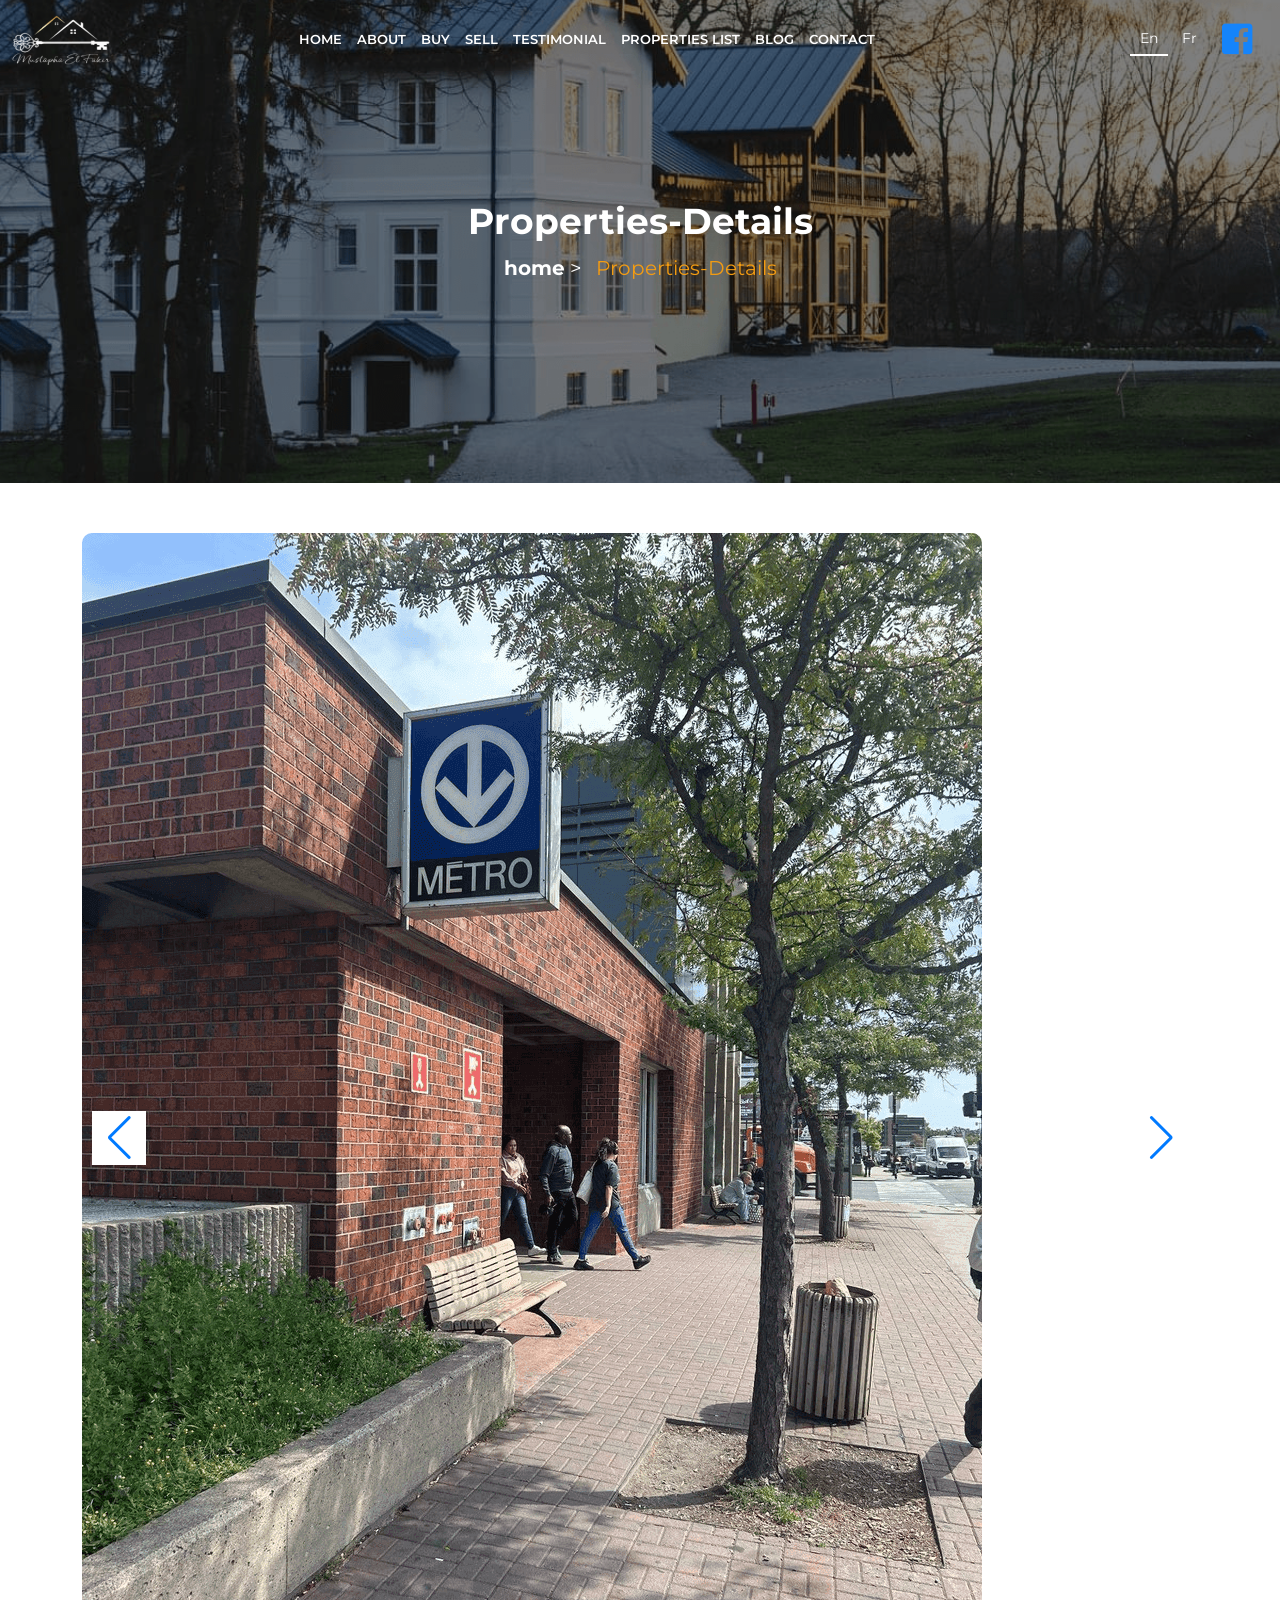
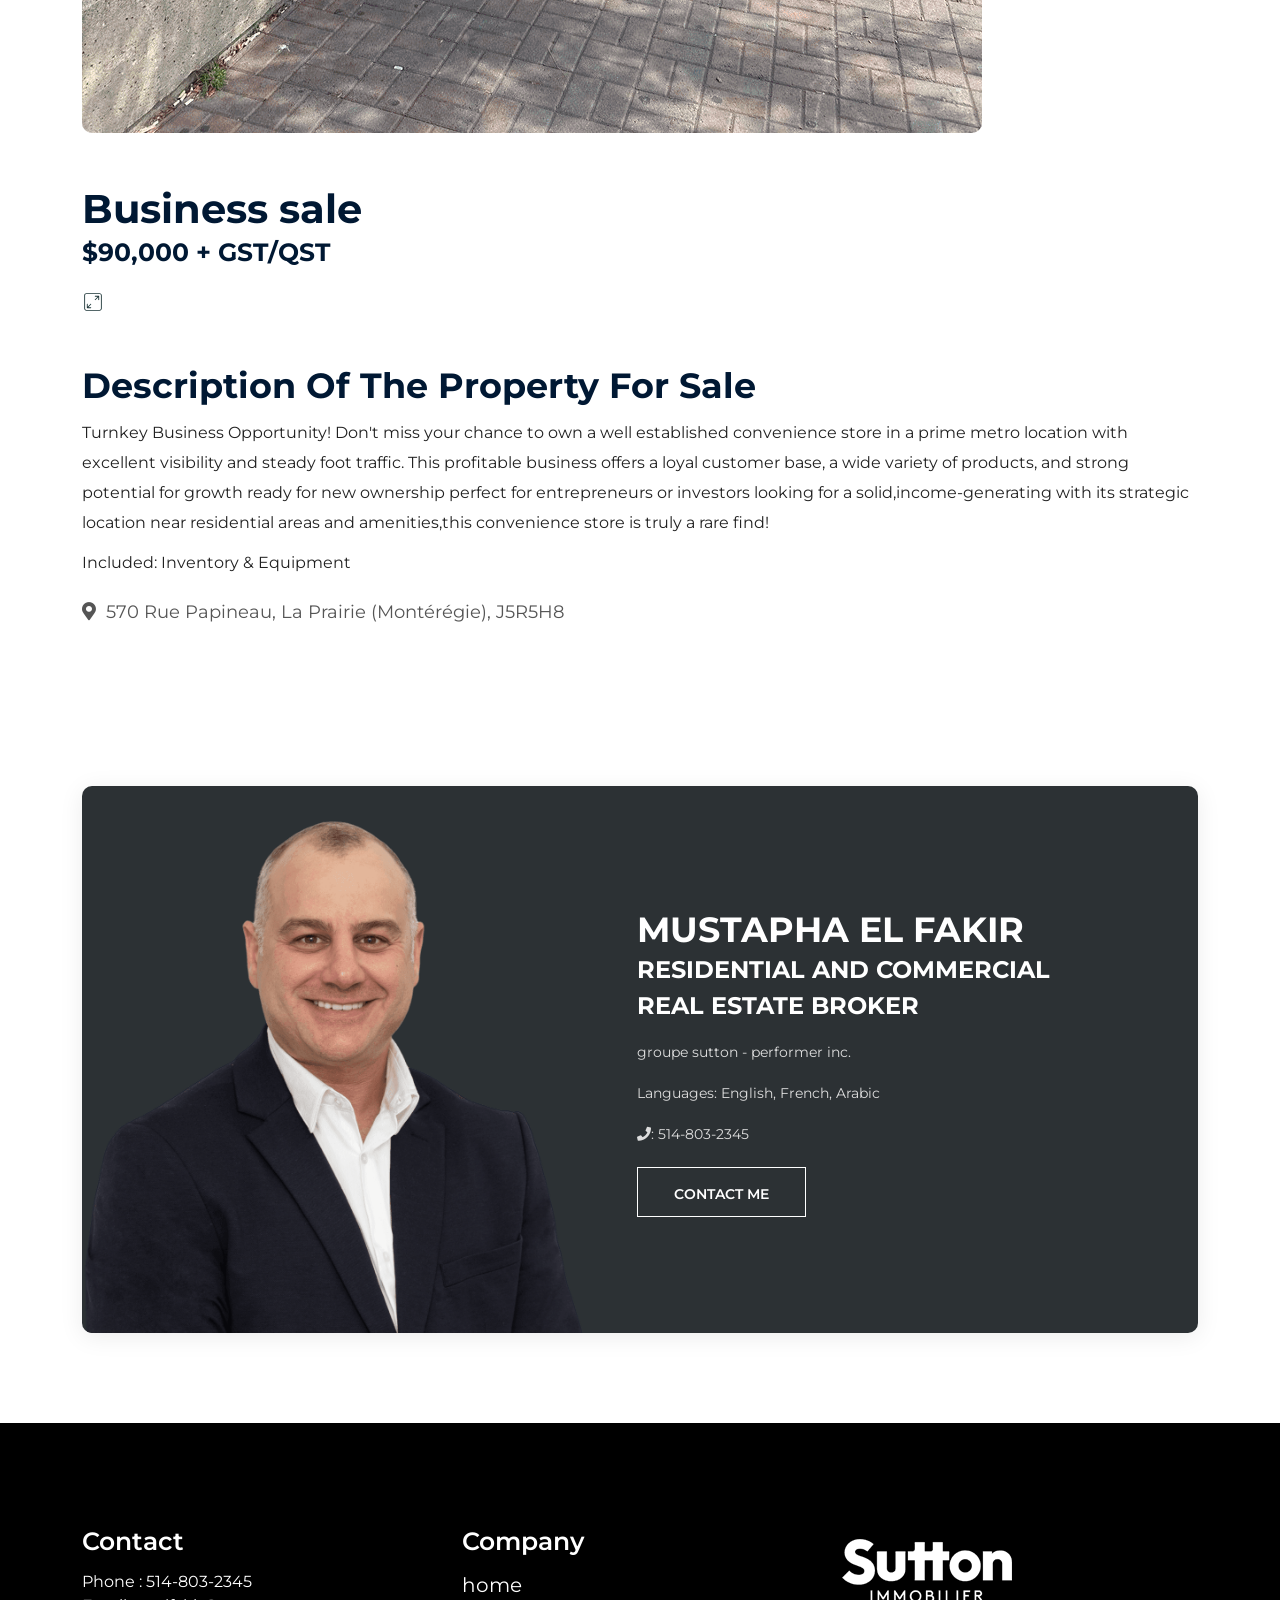
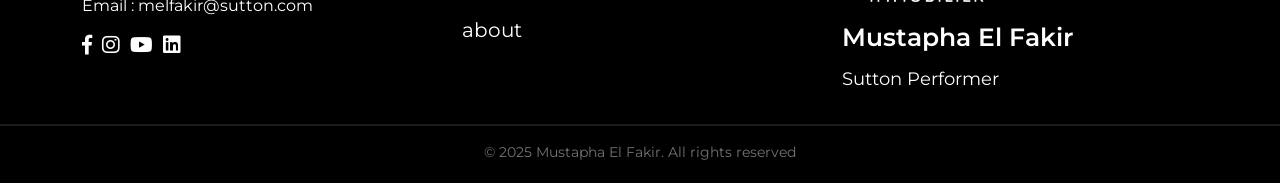
<file: properties-details-4.html>
<!DOCTYPE html>
<html class="no-js" lang="en">

<head>
    <meta charset="utf-8" />
    <meta http-equiv="x-ua-compatible" content="ie=edge" />
    <title>Mustapha El Fakir</title>
    <meta name="robots" content="noindex, follow" />
    <meta name="description" content="" />
    <meta name="viewport" content="width=device-width, initial-scale=1, shrink-to-fit=no" />
    <!-- Favicon -->
    <link rel="shortcut icon" type="image/x-icon" href="./assets/images/favicon-.png" />

    <!-- CSS (Font, Vendor, Icon, Plugins & Style CSS files) -->

    <!-- CSS (Font, Vendor, Icon, Plugins & Style CSS files) -->
    <!-- Font CSS -->
    <link rel="preconnect" href="https://fonts.googleapis.com">
    <link rel="preconnect" href="https://fonts.gstatic.com" crossorigin>
    <link href="https://fonts.googleapis.com/css2?family=Montserrat:ital,wght@0,100..900;1,100..900&family=Plus+Jakarta+Sans:ital,wght@0,200..800;1,200..800&display=swap" rel="stylesheet">

    <!-- Vendor CSS (Bootstrap & Icon Font) -->
    <link rel="stylesheet" href="./assets/css/all.min.css" />
    <link rel="stylesheet" href="./assets/css/bootstrap.min.css" />

    <!-- Plugins CSS (All Plugins Files) -->
    <link rel="stylesheet" href="./assets/css/swiper-bundle.min.css" />
    <link rel="stylesheet" href="./assets/css/slick.css" />
    <link rel="stylesheet" href="./assets/css/animate.min.css" />

    <!-- Style CSS -->
    <link rel="stylesheet" href="./assets/css/style.css" />
</head>


<body>
    <!-- header start -->
    <header>
        <div class="header-area">
            <div class="container-fluid">
                <div class="row align-items-center">
                    <div class="col-lg-2 col-6">
                        <div class="header-logo">
                            <a href="index.html">
                                <img class="logo-main" src="assets/images/logo (2).png" alt="logo" />
                            </a>
                        </div>
                    </div>
                    <div class="col-lg-7 d-none d-lg-block">
                        <nav class="header-menu">
                            <ul class="main-menu">
                                <li><a data-i18n="header_home" href="index.html">home</a></li>
                                <li><a data-i18n="header_about" href="about-us.html">about</a></li>
                                <li><a data-i18n="header_buy" href="buy-now.html">Buy</a></li>
                                <li><a data-i18n="header_sell" href="sell.html">Sell</a></li>
                                <li><a data-i18n="header_testimonial" href="testimonial.html">testimonial</a></li>
                                <li><a data-i18n="header_properties" href="properties-list.html">Properties List</a></li>
                                <li><a data-i18n="header_blog" href="blog.html">Blogs</a></li>
                                <li><a data-i18n="header_contact" href="contact.html">contact</a></li>
                            </ul>
                        </nav>
                    </div>
                    <div class="col-lg-3 col-6">
                        <div class="header-meta">
                            <div class="header-meta-btn ">
                                <div class="lang-switch">
                                    <button class="lang-btn active" data-lang="en">En</button>
                                    <button class="lang-btn" data-lang="french">Fr</button>
                                </div>
                                <a class="header-icon" href="https://www.facebook.com/profile.php?id=61576786650505"><i class="fa-brands fa-square-facebook"></i></a>
                                <div class="header-meta--toggle d-lg-none">
                                    <button class="toggle-btn" type="button" data-bs-toggle="offcanvas" data-bs-target="#mobileMenu">
                                        <span></span>
                                        <span></span>
                                        <span></span>
                                    </button>
                                </div>
                            </div>
                            <!-- MOBILE MENU -->

                        </div>
                    </div>
                </div>
            </div>
        </div>
    </header>
    <!-- header end -->

    <!-- Mobile Menu Start -->
    <div class="offcanvas offcanvas-start" tabindex="-1" id="mobileMenu" aria-labelledby="offcanvasExampleLabel">
        <div class="offcanvas-header">
            <h5 class="offcanvas-title">Menu</h5>
            <button type="button" class="btn-close" data-bs-dismiss="offcanvas" aria-label="Close"></button>
        </div>
        <div class="offcanvas-body">
            <ul class="mobile-main-menu">
                <li><a data-i18n="header_home" href="index.html">home</a></li>
                <li><a data-i18n="header_about" href="about-us.html">about</a></li>
                <li><a data-i18n="header_buy" href="buy-now.html">Buy</a></li>
                <li><a data-i18n="header_sell" href="sell.html">Sell</a></li>
                <li><a data-i18n="header_testimonial" href="testimonial.html">testimonial</a></li>
                <li><a data-i18n="header_blog" href="blog.html">Blogs</a></li>
                <li><a data-i18n="header_properties" href="properties-list.html">Properties List</a></li>
                <li><a data-i18n="header_contact" href="contact.html">contact</a></li>
            </ul>
        </div>
        <div class="offcanvas-footer text-center">

        </div>
    </div>
    <!-- Mobile Menu Start -->

    <!-- header End -->

    <main>

        <!-- breadcrumb area start -->
        <div class="breadcrumb-area" style="background-image: url(assets/images/breadcrumb-bg.jpg); background-repeat: no-repeat; background-size: cover; background-position: center center;">
            <div class="container">
                <div class="breadcrumb-wrapper">
                    <h2 data-i18n="breadcrumb_pro_details_title" class="breadcrumb-title">Properties-Details</h2>
                    <ul class="breadcrumb-list">
                        <li class="home-link"><a data-i18n="header_home" href="index.html">Home</a></li>
                        <li><span data-i18n="breadcrumb_pro_details_title">Properties-Details</span></li>
                    </ul>
                </div>
            </div>
        </div>
        <!-- breadcrumb area end -->

        <!-- Properties-Details thumb area start -->
        <div class="Properties-Details-area">
            <div class="container">
                <div class="Properties-Details-thumb">
                    <div class="Properties-thumb-slide">
                        <div class="swiper Properties-thum-active">
                            <div class="swiper-wrapper">
                                <!-- slide-1 -->
                                <div class="swiper-slide">
                                    <div class="Properties-thumb">
                                        <img src="assets/images/details-4-img-1.png" alt="img">
                                    </div>
                                </div>
                                <!-- slide-2 -->
                                <div class="swiper-slide">
                                    <div class="Properties-thumb">
                                        <img src="assets/images/details-4-img-2.png" alt="img">
                                    </div>
                                </div>
                                <!-- slide-3 -->
                                <div class="swiper-slide">
                                    <div class="Properties-thumb">
                                        <img src="assets/images/details-4-img-3.png" alt="img">
                                    </div>
                                </div>
                                <!-- slide-4 -->
                                <div class="swiper-slide">
                                    <div class="Properties-thumb">
                                        <img src="assets/images/details-4-img-4.png" alt="img">
                                    </div>
                                </div>
                                <!-- slide-5 -->
                                <div class="swiper-slide">
                                    <div class="Properties-thumb">
                                        <img src="assets/images/details-4-img-5.png" alt="img">
                                    </div>
                                </div>
                                <div class="swiper-slide">
                                    <div class="Properties-thumb">
                                        <img src="assets/images/details-4-img-6.png" alt="img">
                                    </div>
                                </div>
                                <div class="swiper-slide">
                                    <div class="Properties-thumb">
                                        <img src="assets/images/details-4-img-7.png" alt="img">
                                    </div>
                                </div>
                                <div class="swiper-slide">
                                    <div class="Properties-thumb">
                                        <img src="assets/images/details-4-img-8.png" alt="img">
                                    </div>
                                </div>
                                <div class="swiper-slide">
                                    <div class="Properties-thumb">
                                        <img src="assets/images/details-4-img-9.png" alt="img">
                                    </div>
                                </div>
                                <div class="swiper-slide">
                                    <div class="Properties-thumb">
                                        <img src="assets/images/details-4-img-10.png" alt="img">
                                    </div>
                                </div>
                                <div class="swiper-slide">
                                    <div class="Properties-thumb">
                                        <img src="assets/images/details-4-img-11.png" alt="img">
                                    </div>
                                </div>
                            </div>
                            <div class="swiper-button-next Properties-btn-next"></div>
                            <div class="swiper-button-prev Properties-prev"></div>
                        </div>
                    </div>
                </div>
                <!-- details -->
                <div class="Properties-Details-content">
                    <h2 class="Properties-Details-title">Business sale</h2>
                    <h4 class="Properties-Details-price">$90,000 + GST/QST</h4>
                    <div class="Properties-Details">
                        <ul class="list-hotel-featured-list">
                            <li class="list-solid">
                                <svg xmlns="http://www.w3.org/2000/svg" width="22" height="22" viewBox="0 0 22 22" fill="none">
                                    <path d="M9.11185 12.8888C9.02934 12.8063 8.91744 12.76 8.80077 12.76C8.6841 12.76 8.5722 12.8063 8.48969 12.8888L5.72033 15.6582V13.2003C5.72033 13.0836 5.67397 12.9717 5.59146 12.8892C5.50894 12.8067 5.39703 12.7603 5.28033 12.7603C5.16364 12.7603 5.05172 12.8067 4.96921 12.8892C4.88669 12.9717 4.84033 13.0836 4.84033 13.2003V16.7203C4.84033 16.837 4.88669 16.9489 4.96921 17.0315C5.05172 17.114 5.16364 17.1603 5.28033 17.1603H8.80033C8.91703 17.1603 9.02894 17.114 9.11146 17.0315C9.19397 16.9489 9.24033 16.837 9.24033 16.7203C9.24033 16.6036 9.19397 16.4917 9.11146 16.4092C9.02894 16.3267 8.91703 16.2803 8.80033 16.2803H6.34249L9.11097 13.5119C9.152 13.471 9.18458 13.4225 9.20684 13.3691C9.2291 13.3157 9.2406 13.2584 9.24068 13.2005C9.24076 13.1426 9.22942 13.0853 9.20732 13.0318C9.18521 12.9783 9.15277 12.9297 9.11185 12.8888ZM16.8884 4.87377C16.835 4.85222 16.778 4.84088 16.7203 4.84033H13.2003C13.0836 4.84033 12.9717 4.88669 12.8892 4.96921C12.8067 5.05172 12.7603 5.16364 12.7603 5.28033C12.7603 5.39703 12.8067 5.50894 12.8892 5.59146C12.9717 5.67397 13.0836 5.72033 13.2003 5.72033H15.6582L12.8897 8.48881C12.8488 8.52966 12.8163 8.57817 12.7942 8.63157C12.772 8.68497 12.7606 8.74221 12.7605 8.80002C12.7604 8.91678 12.8067 9.02879 12.8893 9.11141C12.9718 9.19403 13.0837 9.24049 13.2005 9.24058C13.3172 9.24066 13.4292 9.19436 13.5119 9.11185L16.2803 6.34249V8.80033C16.2803 8.91703 16.3267 9.02894 16.4092 9.11146C16.4917 9.19398 16.6036 9.24033 16.7203 9.24033C16.837 9.24033 16.9489 9.19398 17.0315 9.11146C17.114 9.02894 17.1603 8.91703 17.1603 8.80033V5.28033C17.1602 5.19329 17.1343 5.10824 17.0859 5.03589C17.0375 4.96354 16.9688 4.90713 16.8884 4.87377Z" fill="#1D3638" />
                                    <path d="M17.6002 2.2002H4.4002C3.81693 2.20089 3.25776 2.4329 2.84533 2.84533C2.4329 3.25776 2.20089 3.81693 2.2002 4.4002V17.6002C2.2002 18.8137 3.18756 19.8002 4.4002 19.8002H17.6002C18.8128 19.8002 19.8002 18.8137 19.8002 17.6002V4.4002C19.8002 3.18668 18.8128 2.2002 17.6002 2.2002ZM18.9202 17.6002C18.9202 18.328 18.328 18.9202 17.6002 18.9202H4.4002C3.67244 18.9202 3.0802 18.328 3.0802 17.6002V4.4002C3.0802 3.67244 3.67244 3.0802 4.4002 3.0802H17.6002C18.328 3.0802 18.9202 3.67244 18.9202 4.4002V17.6002Z" fill="#1D3638" />
                                </svg>
                                <span></span>
                            </li>
                        </ul>
                    </div>
                    <div class="Properties-Details-des">
                        <h4 data-i18n="properties_1_des_title" class="title">Description of the property for sale</h4>
                        <!-- des -->
                        <p data-i18n="properties_4_des_1" class="des">Turnkey Business Opportunity! Don't miss your chance to own a well established convenience store in a prime metro location with excellent visibility and steady foot traffic. This profitable business offers a loyal customer base, a wide variety of products, and strong potential for growth ready for new ownership perfect for entrepreneurs or investors looking for a solid,income-generating with its strategic location near residential areas and amenities,this convenience store is truly a rare find!</p>

                        <p data-i18n="properties_4_des_2" class="des">Included: Inventory & Equipment</p>
                    </div>
                    <div class="Properties-Details-location">
                        <p> <i class="fa-solid fa-location-dot"></i>
                            570 Rue Papineau,
                            La Prairie (Montérégie), J5R5H8
                        </p>
                    </div>
                </div>
            </div>
        </div>
        <!-- Properties-Details thumb area end -->

        <!-- owner area start  -->
        <div class="owner-area section-padding ">
            <div class="container">
                <div class="owner-wrapper">
                    <div class="row align-items-center">
                        <div class="col-lg-6">
                            <div class="owner-image wow 
								animate__animated 
								animate__fadeInUp">
                                <img class="owner-image--img" src="assets/images/owner.png" alt="Owner" />
                            </div>
                        </div>
                        <div class="col-lg-6">
                            <div class="owner-content wow 
								animate__animated 
								animate__fadeInUp">
                                <h2 data-i18n="properties__owner_name">Mustapha El Fakir</h2>
                                <h4 data-i18n="properties__owner_title" class="owner-content--title">
                                    Residential and Commercial <br> real estate broker
                                </h4>
                                <p class="owner-content--des">
                                    groupe sutton - performer inc.
                                </p>
                                <p data-i18n="properties__owner_languages" class="owner-content--des">
                                    Language(s): French, English, Arabic
                                </p>
                                <p class="owner-content--des">
                                    <i class="fa-solid fa-phone"></i>: 514-803-2345
                                </p>
                                <div class="owner-content--more-btn">
                                    <a data-i18n="properties__owner_contact" class="trans-btn" href="contact.html">Contact me</a>
                                </div>
                            </div>
                        </div>
                    </div>
                </div>
            </div>
        </div>
        <!-- owner area end  -->

        <!-- back to top -->
        <a id="button"></a>
    </main>
    <!-- footer start -->
    <!-- --------------------------------------*/ -->
    <!--   footer html -->
    <!-- ---------------------------------------- -->

    <!-- Back to top button -->
    <footer>
        <div class="footer-widget-area">
            <div class="container">
                <div class="row">
                    <div class="col-xl-4 col-lg-4 col-md-6 col-sm-6">
                        <div class="footer-widget footer-col-4 mb-50">
                            <h3 class="footer-widget-title">Contact</h3>
                            <div class="footer-list">
                                <a data-i18n="footer_phone" href="#">Phone : 514-803-2345</a>
                            </div>
                            <div class="footer-list">
                                <a href="#">Email : melfakir@sutton.com</a>
                            </div>
                            <div class="footer-social">
                                <a href="#"><i class="fa-brands fa-facebook-f"></i></a>
                                <a href="#"><i class="fa-brands fa-instagram"></i></a>
                                <a href="#"><i class="fa-brands fa-youtube"></i></a>
                                <a href="#"><i class="fa-brands fa-linkedin"></i></a>
                            </div>
                        </div>
                    </div>
                    <div class="col-xl-4 col-lg-4 col-md-6 col-sm-6">
                        <div class="footer-widget footer-col-2 mb-50">
                            <!-- <h3 class="footer-widget-title">Privacy </h3> -->
                            <h3 data-i18n="footer_company" class="footer-widget-title">Company</h3>
                            <div class="footer-contact">
                                <div class="footer-contact-item">
                                    <p><a data-i18n="header_home" href="#">Home</a></p>
                                </div>
                                <div class="footer-contact-item">
                                    <p><a data-i18n="header_about" href="#">About</a></p>
                                </div>
                            </div>
                        </div>
                    </div>
                    <div class="col-xl-4 col-lg-4 col-md-6 col-sm-6">
                        <div class="footer-widget footer-col-1 mb-50">
                            <div class="logo"><img src="assets/images/sutton-immobilier-white.png" alt=""></div>
                            <h3 class="footer-widget-title">
                                Mustapha El Fakir
                            </h3>
                            <p class="footer-des">Sutton Performer</p>
                        </div>
                    </div>
                </div>
            </div>
            <hr />
            <div class="footer-bottom text-center">
                <p>© 2025 Mustapha El Fakir. All rights reserved</p>
            </div>
        </div>
    </footer>

    <!-- footer End -->

    <!-- JS Vendor, Plugins & Activation Script Files -->

    <!-- Bootstrap JS -->
    <script src="./assets/js/bootstrap.bundle.min.js"></script>
    <!-- jquery JS -->
    <script src="./assets/js/jquery-1.12.4.min.js"></script>
    <!-- jquery slick up JS -->
    <script src="./assets/js/slick.min.js"></script>
    <!-- jquery wow JS -->
    <script src="./assets/js/wow.min.js"></script>
    <!-- jquery waypoits JS -->
    <script src="./assets/js/waypoints.min.js"></script>

    <!-- Plugins JS -->
    <script src="./assets/js/swiper-bundle.min.js"></script>


    <script src="./assets/js/smtp.js"></script>
    <script src="./assets/js/lang.js"></script>

    <!-- Activation JS -->
    <script src="./assets/js/main.js"></script>

</body>

</html>
</file>
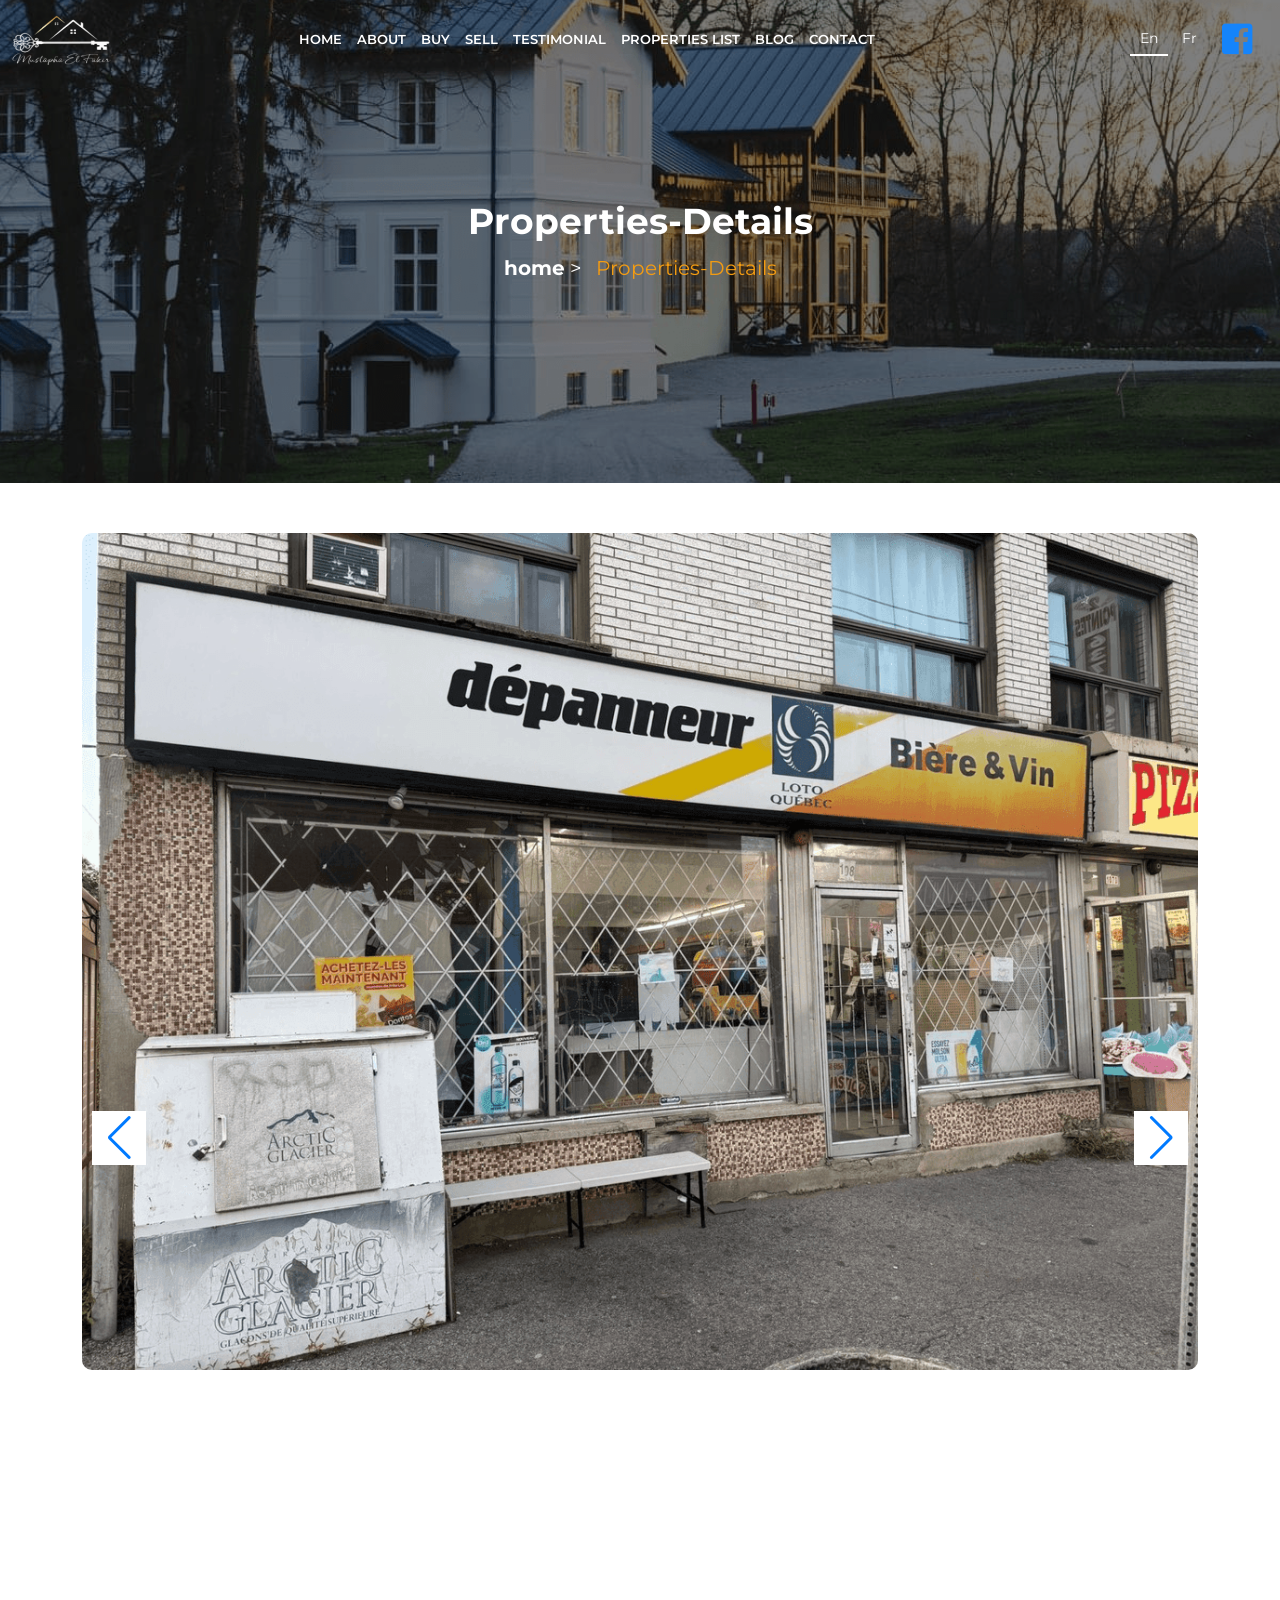
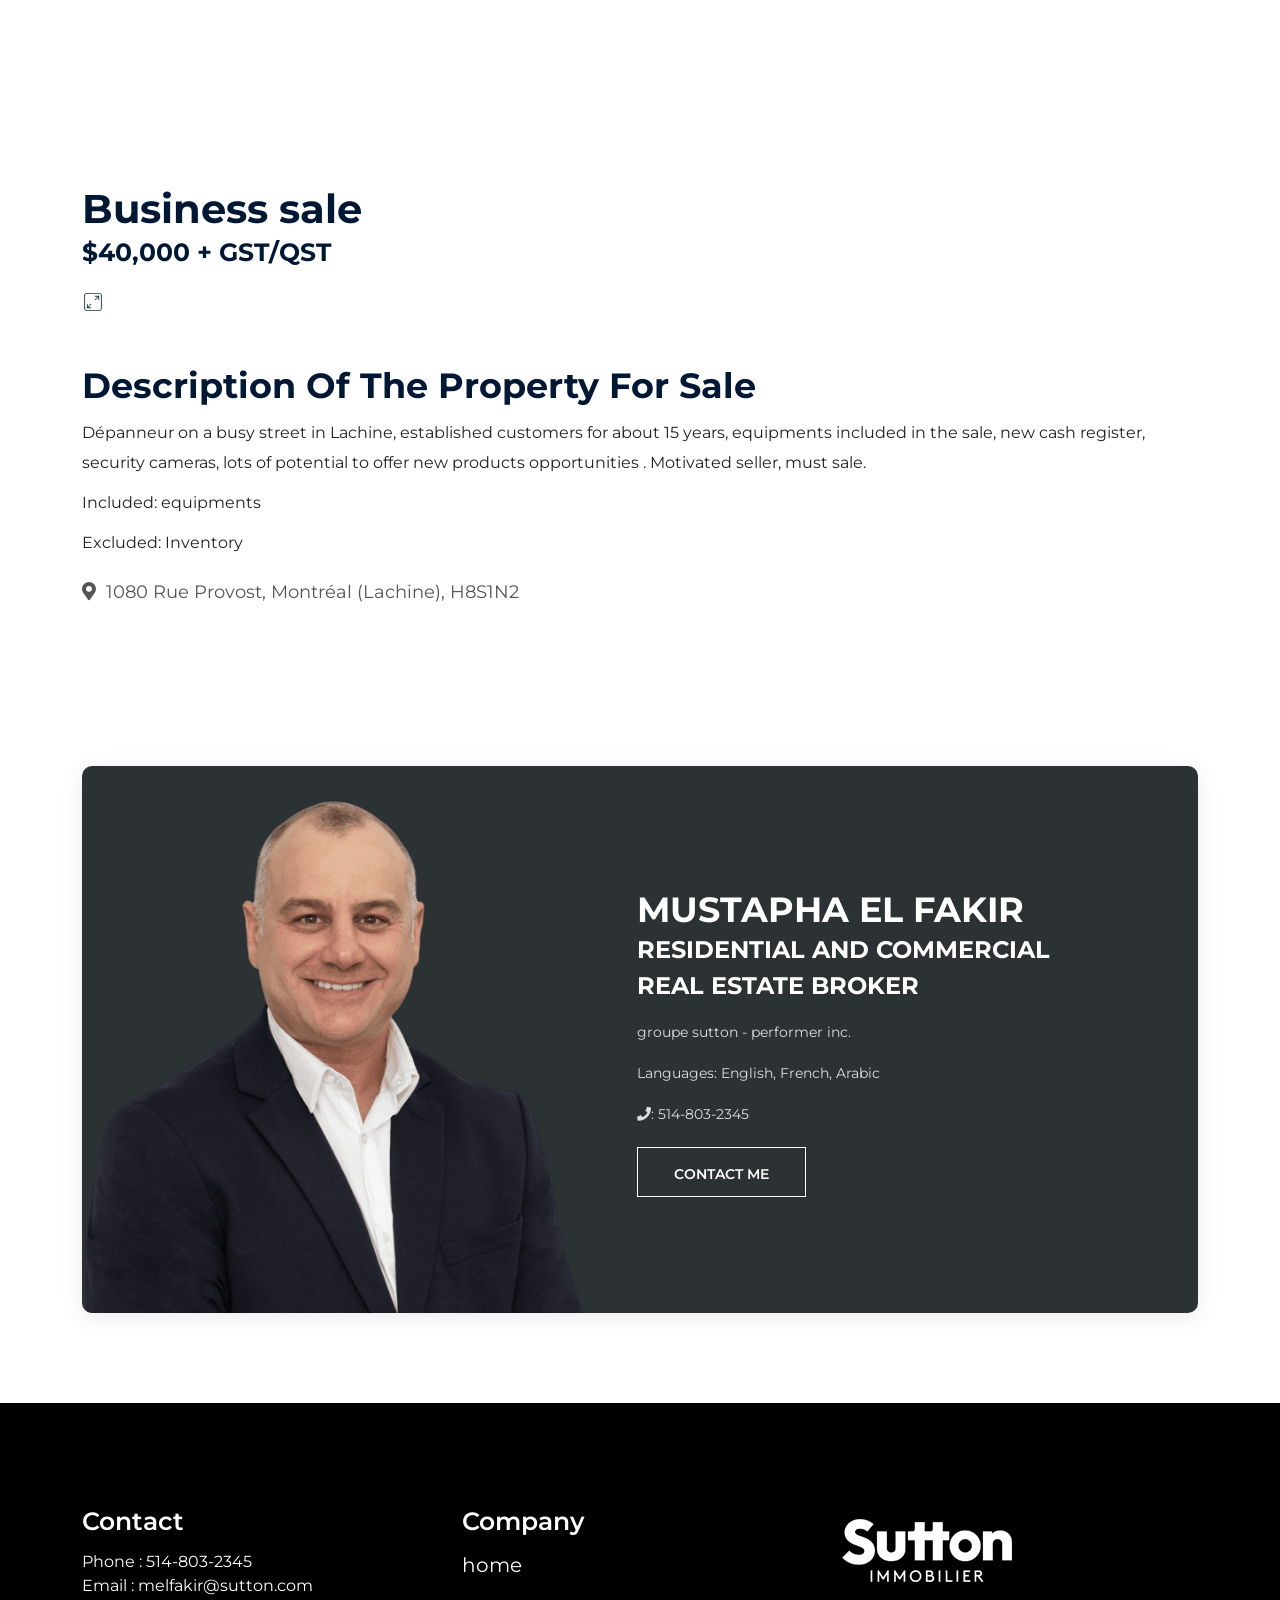
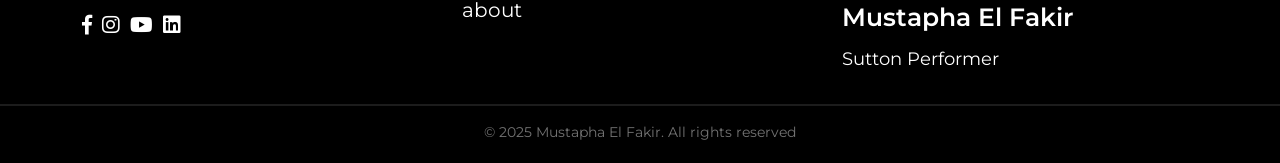
<file: properties-details-5.html>
<!DOCTYPE html>
<html class="no-js" lang="en">

<head>
    <meta charset="utf-8" />
    <meta http-equiv="x-ua-compatible" content="ie=edge" />
    <title>Mustapha El Fakir</title>
    <meta name="robots" content="noindex, follow" />
    <meta name="description" content="" />
    <meta name="viewport" content="width=device-width, initial-scale=1, shrink-to-fit=no" />
    <!-- Favicon -->
    <link rel="shortcut icon" type="image/x-icon" href="./assets/images/favicon-.png" />

    <!-- CSS (Font, Vendor, Icon, Plugins & Style CSS files) -->

    <!-- CSS (Font, Vendor, Icon, Plugins & Style CSS files) -->
    <!-- Font CSS -->
    <link rel="preconnect" href="https://fonts.googleapis.com">
    <link rel="preconnect" href="https://fonts.gstatic.com" crossorigin>
    <link href="https://fonts.googleapis.com/css2?family=Montserrat:ital,wght@0,100..900;1,100..900&family=Plus+Jakarta+Sans:ital,wght@0,200..800;1,200..800&display=swap" rel="stylesheet">

    <!-- Vendor CSS (Bootstrap & Icon Font) -->
    <link rel="stylesheet" href="./assets/css/all.min.css" />
    <link rel="stylesheet" href="./assets/css/bootstrap.min.css" />

    <!-- Plugins CSS (All Plugins Files) -->
    <link rel="stylesheet" href="./assets/css/swiper-bundle.min.css" />
    <link rel="stylesheet" href="./assets/css/slick.css" />
    <link rel="stylesheet" href="./assets/css/animate.min.css" />

    <!-- Style CSS -->
    <link rel="stylesheet" href="./assets/css/style.css" />
</head>


<body>
    <!-- header start -->
    <header>
        <div class="header-area">
            <div class="container-fluid">
                <div class="row align-items-center">
                    <div class="col-lg-2 col-6">
                        <div class="header-logo">
                            <a href="index.html">
                                <img class="logo-main" src="assets/images/logo (2).png" alt="logo" />
                            </a>
                        </div>
                    </div>
                    <div class="col-lg-7 d-none d-lg-block">
                        <nav class="header-menu">
                            <ul class="main-menu">
                                <li><a data-i18n="header_home" href="index.html">home</a></li>
                                <li><a data-i18n="header_about" href="about-us.html">about</a></li>
                                <li><a data-i18n="header_buy" href="buy-now.html">Buy</a></li>
                                <li><a data-i18n="header_sell" href="sell.html">Sell</a></li>
                                <li><a data-i18n="header_testimonial" href="testimonial.html">testimonial</a></li>
                                <li><a data-i18n="header_properties" href="properties-list.html">Properties List</a></li>
                                <li><a data-i18n="header_blog" href="blog.html">Blogs</a></li>
                                <li><a data-i18n="header_contact" href="contact.html">contact</a></li>
                            </ul>
                        </nav>
                    </div>
                    <div class="col-lg-3 col-6">
                        <div class="header-meta">
                            <div class="header-meta-btn ">
                                <div class="lang-switch">
                                    <button class="lang-btn active" data-lang="en">En</button>
                                    <button class="lang-btn" data-lang="french">Fr</button>
                                </div>
                                <a class="header-icon" href="https://www.facebook.com/profile.php?id=61576786650505"><i class="fa-brands fa-square-facebook"></i></a>
                                <div class="header-meta--toggle d-lg-none">
                                    <button class="toggle-btn" type="button" data-bs-toggle="offcanvas" data-bs-target="#mobileMenu">
                                        <span></span>
                                        <span></span>
                                        <span></span>
                                    </button>
                                </div>
                            </div>
                            <!-- MOBILE MENU -->

                        </div>
                    </div>
                </div>
            </div>
        </div>
    </header>
    <!-- header end -->

    <!-- Mobile Menu Start -->
    <div class="offcanvas offcanvas-start" tabindex="-1" id="mobileMenu" aria-labelledby="offcanvasExampleLabel">
        <div class="offcanvas-header">
            <h5 class="offcanvas-title">Menu</h5>
            <button type="button" class="btn-close" data-bs-dismiss="offcanvas" aria-label="Close"></button>
        </div>
        <div class="offcanvas-body">
            <ul class="mobile-main-menu">
                <li><a data-i18n="header_home" href="index.html">home</a></li>
                <li><a data-i18n="header_about" href="about-us.html">about</a></li>
                <li><a data-i18n="header_buy" href="buy-now.html">Buy</a></li>
                <li><a data-i18n="header_sell" href="sell.html">Sell</a></li>
                <li><a data-i18n="header_testimonial" href="testimonial.html">testimonial</a></li>
                <li><a data-i18n="header_blog" href="blog.html">Blogs</a></li>
                <li><a data-i18n="header_properties" href="properties-list.html">Properties List</a></li>
                <li><a data-i18n="header_contact" href="contact.html">contact</a></li>
            </ul>
        </div>
        <div class="offcanvas-footer text-center">

        </div>
    </div>
    <!-- Mobile Menu Start -->

    <!-- header End -->

    <main>

        <!-- breadcrumb area start -->
        <div class="breadcrumb-area" style="background-image: url(assets/images/breadcrumb-bg.jpg); background-repeat: no-repeat; background-size: cover; background-position: center center;">
            <div class="container">
                <div class="breadcrumb-wrapper">
                    <h2 data-i18n="breadcrumb_pro_details_title" class="breadcrumb-title">Properties-Details</h2>
                    <ul class="breadcrumb-list">
                        <li class="home-link"><a data-i18n="header_home" href="index.html">Home</a></li>
                        <li><span data-i18n="breadcrumb_pro_details_title">Properties-Details</span></li>
                    </ul>
                </div>
            </div>
        </div>
        <!-- breadcrumb area end -->

        <!-- Properties-Details thumb area start -->
        <div class="Properties-Details-area">
            <div class="container">
                <div class="Properties-Details-thumb">
                    <div class="Properties-thumb-slide">
                        <div class="swiper Properties-thum-active">
                            <div class="swiper-wrapper">
                                <!-- slide-1 -->
                                <div class="swiper-slide">
                                    <div class="Properties-thumb">
                                        <img src="assets/images/details-5-img-1.png" alt="img">
                                    </div>
                                </div>
                                <!-- slide-2 -->
                                <div class="swiper-slide">
                                    <div class="Properties-thumb">
                                        <img src="assets/images/details-5-img-2.png" alt="img">
                                    </div>
                                </div>
                                <!-- slide-3 -->
                                <div class="swiper-slide">
                                    <div class="Properties-thumb">
                                        <img src="assets/images/details-5-img-3.png" alt="img">
                                    </div>
                                </div>
                                <!-- slide-4 -->
                                <div class="swiper-slide">
                                    <div class="Properties-thumb">
                                        <img src="assets/images/details-5-img-4.png" alt="img">
                                    </div>
                                </div>
                                <!-- slide-5 -->
                                <div class="swiper-slide">
                                    <div class="Properties-thumb">
                                        <img src="assets/images/details-5-img-5.png" alt="img">
                                    </div>
                                </div>
                                <div class="swiper-slide">
                                    <div class="Properties-thumb">
                                        <img src="assets/images/details-5-img-6.png" alt="img">
                                    </div>
                                </div>
                                <div class="swiper-slide">
                                    <div class="Properties-thumb">
                                        <img src="assets/images/details-5-img-7.png" alt="img">
                                    </div>
                                </div>
                                <div class="swiper-slide">
                                    <div class="Properties-thumb">
                                        <img src="assets/images/details-5-img-8.png" alt="img">
                                    </div>
                                </div>
                                <div class="swiper-slide">
                                    <div class="Properties-thumb">
                                        <img src="assets/images/details-5-img-9.png" alt="img">
                                    </div>
                                </div>
                                <div class="swiper-slide">
                                    <div class="Properties-thumb">
                                        <img src="assets/images/details-5-img-10.png" alt="img">
                                    </div>
                                </div>
                                <div class="swiper-slide">
                                    <div class="Properties-thumb">
                                        <img src="assets/images/details-5-img-11.png" alt="img">
                                    </div>
                                </div>
                                <div class="swiper-slide">
                                    <div class="Properties-thumb">
                                        <img src="assets/images/details-5-img-12.png" alt="img">
                                    </div>
                                </div>
                                <div class="swiper-slide">
                                    <div class="Properties-thumb">
                                        <img src="assets/images/details-5-img-13.png" alt="img">
                                    </div>
                                </div>
                                <div class="swiper-slide">
                                    <div class="Properties-thumb">
                                        <img src="assets/images/details-5-img-14.png" alt="img">
                                    </div>
                                </div>
                                <div class="swiper-slide">
                                    <div class="Properties-thumb">
                                        <img src="assets/images/details-5-img-15.png" alt="img">
                                    </div>
                                </div>
                                <div class="swiper-slide">
                                    <div class="Properties-thumb">
                                        <img src="assets/images/details-5-img-16.png" alt="img">
                                    </div>
                                </div>
                                <div class="swiper-slide">
                                    <div class="Properties-thumb">
                                        <img src="assets/images/details-5-img-17.png" alt="img">
                                    </div>
                                </div>
                            </div>
                            <div class="swiper-button-next Properties-btn-next"></div>
                            <div class="swiper-button-prev Properties-prev"></div>
                        </div>
                    </div>
                </div>
                <!-- details -->
                <div class="Properties-Details-content">
                    <h2 class="Properties-Details-title">Business sale</h2>
                    <h4 class="Properties-Details-price">$40,000 + GST/QST</h4>
                    <div class="Properties-Details">
                        <ul class="list-hotel-featured-list">
                            <li class="list-solid">
                                <svg xmlns="http://www.w3.org/2000/svg" width="22" height="22" viewBox="0 0 22 22" fill="none">
                                    <path d="M9.11185 12.8888C9.02934 12.8063 8.91744 12.76 8.80077 12.76C8.6841 12.76 8.5722 12.8063 8.48969 12.8888L5.72033 15.6582V13.2003C5.72033 13.0836 5.67397 12.9717 5.59146 12.8892C5.50894 12.8067 5.39703 12.7603 5.28033 12.7603C5.16364 12.7603 5.05172 12.8067 4.96921 12.8892C4.88669 12.9717 4.84033 13.0836 4.84033 13.2003V16.7203C4.84033 16.837 4.88669 16.9489 4.96921 17.0315C5.05172 17.114 5.16364 17.1603 5.28033 17.1603H8.80033C8.91703 17.1603 9.02894 17.114 9.11146 17.0315C9.19397 16.9489 9.24033 16.837 9.24033 16.7203C9.24033 16.6036 9.19397 16.4917 9.11146 16.4092C9.02894 16.3267 8.91703 16.2803 8.80033 16.2803H6.34249L9.11097 13.5119C9.152 13.471 9.18458 13.4225 9.20684 13.3691C9.2291 13.3157 9.2406 13.2584 9.24068 13.2005C9.24076 13.1426 9.22942 13.0853 9.20732 13.0318C9.18521 12.9783 9.15277 12.9297 9.11185 12.8888ZM16.8884 4.87377C16.835 4.85222 16.778 4.84088 16.7203 4.84033H13.2003C13.0836 4.84033 12.9717 4.88669 12.8892 4.96921C12.8067 5.05172 12.7603 5.16364 12.7603 5.28033C12.7603 5.39703 12.8067 5.50894 12.8892 5.59146C12.9717 5.67397 13.0836 5.72033 13.2003 5.72033H15.6582L12.8897 8.48881C12.8488 8.52966 12.8163 8.57817 12.7942 8.63157C12.772 8.68497 12.7606 8.74221 12.7605 8.80002C12.7604 8.91678 12.8067 9.02879 12.8893 9.11141C12.9718 9.19403 13.0837 9.24049 13.2005 9.24058C13.3172 9.24066 13.4292 9.19436 13.5119 9.11185L16.2803 6.34249V8.80033C16.2803 8.91703 16.3267 9.02894 16.4092 9.11146C16.4917 9.19398 16.6036 9.24033 16.7203 9.24033C16.837 9.24033 16.9489 9.19398 17.0315 9.11146C17.114 9.02894 17.1603 8.91703 17.1603 8.80033V5.28033C17.1602 5.19329 17.1343 5.10824 17.0859 5.03589C17.0375 4.96354 16.9688 4.90713 16.8884 4.87377Z" fill="#1D3638" />
                                    <path d="M17.6002 2.2002H4.4002C3.81693 2.20089 3.25776 2.4329 2.84533 2.84533C2.4329 3.25776 2.20089 3.81693 2.2002 4.4002V17.6002C2.2002 18.8137 3.18756 19.8002 4.4002 19.8002H17.6002C18.8128 19.8002 19.8002 18.8137 19.8002 17.6002V4.4002C19.8002 3.18668 18.8128 2.2002 17.6002 2.2002ZM18.9202 17.6002C18.9202 18.328 18.328 18.9202 17.6002 18.9202H4.4002C3.67244 18.9202 3.0802 18.328 3.0802 17.6002V4.4002C3.0802 3.67244 3.67244 3.0802 4.4002 3.0802H17.6002C18.328 3.0802 18.9202 3.67244 18.9202 4.4002V17.6002Z" fill="#1D3638" />
                                </svg>
                                <span></span>
                            </li>
                        </ul>
                    </div>
                    <div class="Properties-Details-des">
                        <h4 data-i18n="properties_1_des_title" class="title">Description of the property for sale</h4>
                        <!-- des -->
                        <p data-i18n="properties_5_des_1" class="des">Dépanneur on a busy street in Lachine, established customers for about 15 years, equipments included in the sale, new cash register, security cameras, lots of potential to offer new products opportunities . Motivated seller, must sale.</p>

                        <p data-i18n="properties_5_des_2" class="des">Included: equipments</p>
                        <p data-i18n="properties_5_des_3" class="des">Excluded: Inventory</p>
                    </div>
                    <div class="Properties-Details-location">
                        <p> <i class="fa-solid fa-location-dot"></i>
                            1080 Rue Provost,
                            Montréal (Lachine), H8S1N2
                        </p>
                    </div>
                </div>
            </div>
        </div>
        <!-- Properties-Details thumb area end -->
        <!-- owner area start  -->
        <div class="owner-area section-padding ">
            <div class="container">
                <div class="owner-wrapper">
                    <div class="row align-items-center">
                        <div class="col-lg-6">
                            <div class="owner-image wow 
								animate__animated 
								animate__fadeInUp">
                                <img class="owner-image--img" src="assets/images/owner.png" alt="Owner" />
                            </div>
                        </div>
                        <div class="col-lg-6">
                            <div class="owner-content wow 
								animate__animated 
								animate__fadeInUp">
                                <h2 data-i18n="properties__owner_name">Mustapha El Fakir</h2>
                                <h4 data-i18n="properties__owner_title" class="owner-content--title">
                                    Residential and Commercial <br> real estate broker
                                </h4>
                                <p class="owner-content--des">
                                    groupe sutton - performer inc.
                                </p>
                                <p data-i18n="properties__owner_languages" class="owner-content--des">
                                    Language(s): French, English, Arabic
                                </p>
                                <p class="owner-content--des">
                                    <i class="fa-solid fa-phone"></i>: 514-803-2345
                                </p>
                                <div class="owner-content--more-btn">
                                    <a data-i18n="properties__owner_contact" class="trans-btn" href="contact.html">Contact me</a>
                                </div>
                            </div>
                        </div>
                    </div>
                </div>
            </div>
        </div>
        <!-- owner area end  -->

        <!-- back to top -->
        <a id="button"></a>
    </main>
    <!-- footer start -->
    <!-- --------------------------------------*/ -->
    <!--   footer html -->
    <!-- ---------------------------------------- -->

    <!-- Back to top button -->
    <footer>
        <div class="footer-widget-area">
            <div class="container">
                <div class="row">
                    <div class="col-xl-4 col-lg-4 col-md-6 col-sm-6">
                        <div class="footer-widget footer-col-4 mb-50">
                            <h3 class="footer-widget-title">Contact</h3>
                            <div class="footer-list">
                                <a data-i18n="footer_phone" href="#">Phone : 514-803-2345</a>
                            </div>
                            <div class="footer-list">
                                <a href="#">Email : melfakir@sutton.com</a>
                            </div>
                            <div class="footer-social">
                                <a href="#"><i class="fa-brands fa-facebook-f"></i></a>
                                <a href="#"><i class="fa-brands fa-instagram"></i></a>
                                <a href="#"><i class="fa-brands fa-youtube"></i></a>
                                <a href="#"><i class="fa-brands fa-linkedin"></i></a>
                            </div>
                        </div>
                    </div>
                    <div class="col-xl-4 col-lg-4 col-md-6 col-sm-6">
                        <div class="footer-widget footer-col-2 mb-50">
                            <!-- <h3 class="footer-widget-title">Privacy </h3> -->
                            <h3 data-i18n="footer_company" class="footer-widget-title">Company</h3>
                            <div class="footer-contact">
                                <div class="footer-contact-item">
                                    <p><a data-i18n="header_home" href="#">Home</a></p>
                                </div>
                                <div class="footer-contact-item">
                                    <p><a data-i18n="header_about" href="#">About</a></p>
                                </div>
                            </div>
                        </div>
                    </div>
                    <div class="col-xl-4 col-lg-4 col-md-6 col-sm-6">
                        <div class="footer-widget footer-col-1 mb-50">
                            <div class="logo"><img src="assets/images/sutton-immobilier-white.png" alt=""></div>
                            <h3 class="footer-widget-title">
                                Mustapha El Fakir
                            </h3>
                            <p class="footer-des">Sutton Performer</p>
                        </div>
                    </div>
                </div>
            </div>
            <hr />
            <div class="footer-bottom text-center">
                <p>© 2025 Mustapha El Fakir. All rights reserved</p>
            </div>
        </div>
    </footer>

    <!-- footer End -->

    <!-- JS Vendor, Plugins & Activation Script Files -->

    <!-- Bootstrap JS -->
    <script src="./assets/js/bootstrap.bundle.min.js"></script>
    <!-- jquery JS -->
    <script src="./assets/js/jquery-1.12.4.min.js"></script>
    <!-- jquery slick up JS -->
    <script src="./assets/js/slick.min.js"></script>
    <!-- jquery wow JS -->
    <script src="./assets/js/wow.min.js"></script>
    <!-- jquery waypoits JS -->
    <script src="./assets/js/waypoints.min.js"></script>

    <!-- Plugins JS -->
    <script src="./assets/js/swiper-bundle.min.js"></script>


    <script src="./assets/js/smtp.js"></script>
    <script src="./assets/js/lang.js"></script>

    <!-- Activation JS -->
    <script src="./assets/js/main.js"></script>

</body>

</html>
</file>
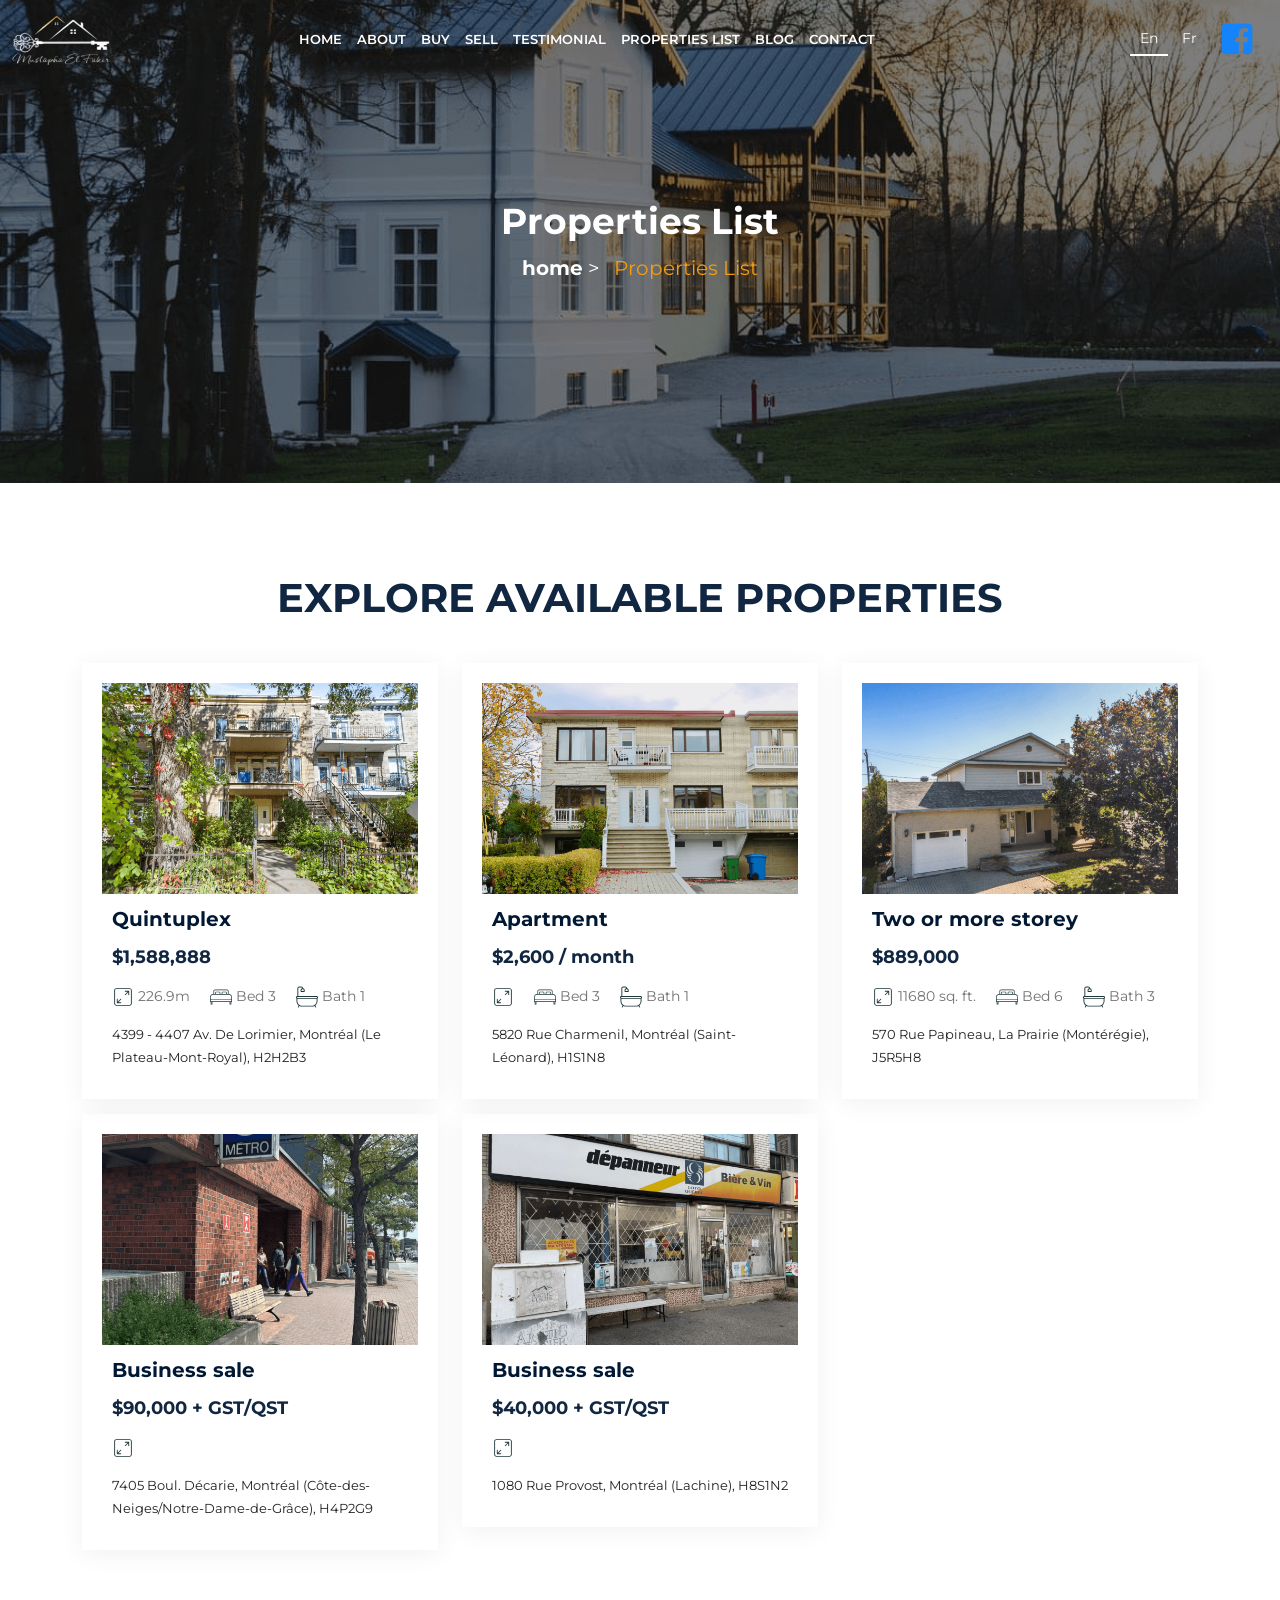
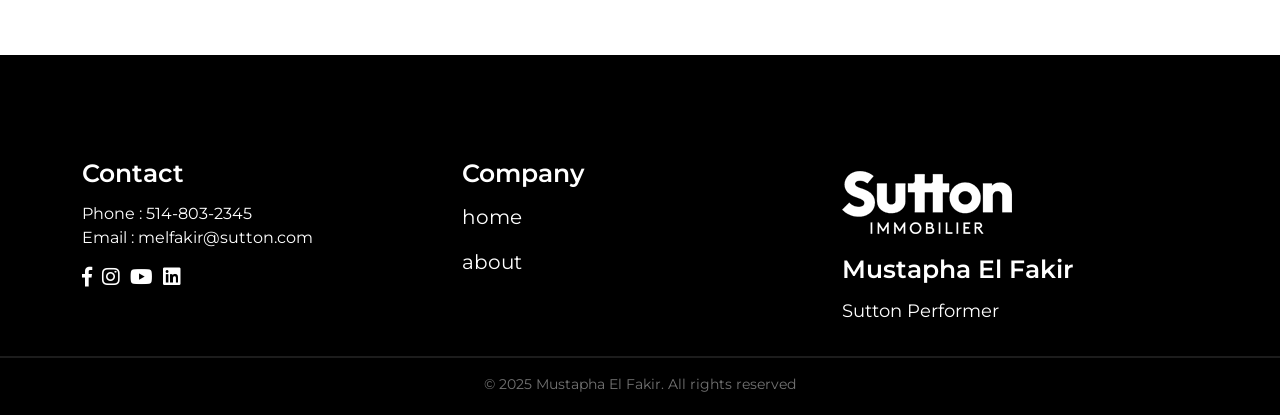
<file: properties-list.html>
<!DOCTYPE html>
<html class="no-js" lang="en">

<head>
    <meta charset="utf-8" />
    <meta http-equiv="x-ua-compatible" content="ie=edge" />
    <title>Mustapha El Fakir</title>
    <meta name="robots" content="noindex, follow" />
    <meta name="description" content="" />
    <meta name="viewport" content="width=device-width, initial-scale=1, shrink-to-fit=no" />
    <!-- Favicon -->
    <link rel="shortcut icon" type="image/x-icon" href="./assets/images/favicon-.png" />

    <!-- CSS (Font, Vendor, Icon, Plugins & Style CSS files) -->

    <!-- CSS (Font, Vendor, Icon, Plugins & Style CSS files) -->
    <!-- Font CSS -->
    <link rel="preconnect" href="https://fonts.googleapis.com">
    <link rel="preconnect" href="https://fonts.gstatic.com" crossorigin>
    <link href="https://fonts.googleapis.com/css2?family=Montserrat:ital,wght@0,100..900;1,100..900&family=Plus+Jakarta+Sans:ital,wght@0,200..800;1,200..800&display=swap" rel="stylesheet">

    <!-- Vendor CSS (Bootstrap & Icon Font) -->
    <link rel="stylesheet" href="./assets/css/all.min.css" />
    <link rel="stylesheet" href="./assets/css/bootstrap.min.css" />

    <!-- Plugins CSS (All Plugins Files) -->
    <link rel="stylesheet" href="./assets/css/swiper-bundle.min.css" />
    <link rel="stylesheet" href="./assets/css/slick.css" />
    <link rel="stylesheet" href="./assets/css/animate.min.css" />

    <!-- Style CSS -->
    <link rel="stylesheet" href="./assets/css/style.css" />
</head>


<body>
    <!-- header start -->
    <header>
        <div class="header-area">
            <div class="container-fluid">
                <div class="row align-items-center">
                    <div class="col-lg-2 col-6">
                        <div class="header-logo">
                            <a href="index.html">
                                <img class="logo-main" src="assets/images/logo (2).png" alt="logo" />
                            </a>
                        </div>
                    </div>
                    <div class="col-lg-7 d-none d-lg-block">
                        <nav class="header-menu">
                            <ul class="main-menu">
                                <li><a data-i18n="header_home" href="index.html">home</a></li>
                                <li><a data-i18n="header_about" href="about-us.html">about</a></li>
                                <li><a data-i18n="header_buy" href="buy-now.html">Buy</a></li>
                                <li><a data-i18n="header_sell" href="sell.html">Sell</a></li>
                                <li><a data-i18n="header_testimonial" href="testimonial.html">testimonial</a></li>
                                <li><a data-i18n="header_properties" href="properties-list.html">Properties List</a></li>
                                <li><a data-i18n="header_blog" href="blog.html">Blogs</a></li>
                                <li><a data-i18n="header_contact" href="contact.html">contact</a></li>
                            </ul>
                        </nav>
                    </div>
                    <div class="col-lg-3 col-6">
                        <div class="header-meta">
                            <div class="header-meta-btn ">
                                <div class="lang-switch">
                                    <button class="lang-btn active" data-lang="en">En</button>
                                    <button class="lang-btn" data-lang="french">Fr</button>
                                </div>
                                <a class="header-icon" href="https://www.facebook.com/profile.php?id=61576786650505"><i class="fa-brands fa-square-facebook"></i></a>
                                <div class="header-meta--toggle d-lg-none">
                                    <button class="toggle-btn" type="button" data-bs-toggle="offcanvas" data-bs-target="#mobileMenu">
                                        <span></span>
                                        <span></span>
                                        <span></span>
                                    </button>
                                </div>
                            </div>
                            <!-- MOBILE MENU -->

                        </div>
                    </div>
                </div>
            </div>
        </div>
    </header>
    <!-- header end -->

    <!-- Mobile Menu Start -->
    <div class="offcanvas offcanvas-start" tabindex="-1" id="mobileMenu" aria-labelledby="offcanvasExampleLabel">
        <div class="offcanvas-header">
            <h5 class="offcanvas-title">Menu</h5>
            <button type="button" class="btn-close" data-bs-dismiss="offcanvas" aria-label="Close"></button>
        </div>
        <div class="offcanvas-body">
            <ul class="mobile-main-menu">
                <li><a data-i18n="header_home" href="index.html">home</a></li>
                <li><a data-i18n="header_about" href="about-us.html">about</a></li>
                <li><a data-i18n="header_buy" href="buy-now.html">Buy</a></li>
                <li><a data-i18n="header_sell" href="sell.html">Sell</a></li>
                <li><a data-i18n="header_testimonial" href="testimonial.html">testimonial</a></li>
                <li><a data-i18n="header_blog" href="blog.html">Blogs</a></li>
                <li><a data-i18n="header_properties" href="properties-list.html">Properties List</a></li>
                <li><a data-i18n="header_contact" href="contact.html">contact</a></li>
            </ul>
        </div>
        <div class="offcanvas-footer text-center">

        </div>
    </div>
    <!-- Mobile Menu Start -->

    <!-- header End -->

    <main>

        <!-- breadcrumb area start -->
        <div class="breadcrumb-area" style="background-image: url(assets/images/breadcrumb-bg.jpg); background-repeat: no-repeat; background-size: cover; background-position: center center;">
            <div class="container">
                <div class="breadcrumb-wrapper">
                    <h2 data-i18n="header_properties" class="breadcrumb-title">Properties List</h2>
                    <ul class="breadcrumb-list">
                        <li class="home-link"><a data-i18n="header_home" href="index.html">Home</a></li>
                        <li><span data-i18n="header_properties">Properties List</span></li>
                    </ul>
                </div>
            </div>
        </div>
        <!-- breadcrumb area end -->

        <!-- Properties area start -->
        <div class="Propertie-area section-padding ">
            <div class="container">
                <h2 data-i18n="properties_title" class="Properties-title">Explore Available Properties </h2>
                <div class="list-wrap">
                    <div class="row">
                        <!-- card-1  -->
                        <div class="col-xl-4 col-lg-6">
                            <div class="featured-hotel-card">
                                <div class="list">
                                    <div class="list-thumb">
                                        <a href="properties-details-1.html"><img src="assets/images/feature-img-1.png" alt="list-img-1"></a>
                                    </div>
                                    <div class="list-content">
                                        <a href="properties-details-1.html">
                                            <h3 class="list-title">Quintuplex</h3>
                                        </a>
                                        <div class="list-hotel-featured">
                                            <div class="price-list">
                                                <span><b>$1,588,888</b></span>
                                            </div>
                                            <ul class="list-hotel-featured-list">
                                                <li class="list-solid">
                                                    <svg xmlns="http://www.w3.org/2000/svg" width="22" height="22" viewBox="0 0 22 22" fill="none">
                                                        <path d="M9.11185 12.8888C9.02934 12.8063 8.91744 12.76 8.80077 12.76C8.6841 12.76 8.5722 12.8063 8.48969 12.8888L5.72033 15.6582V13.2003C5.72033 13.0836 5.67397 12.9717 5.59146 12.8892C5.50894 12.8067 5.39703 12.7603 5.28033 12.7603C5.16364 12.7603 5.05172 12.8067 4.96921 12.8892C4.88669 12.9717 4.84033 13.0836 4.84033 13.2003V16.7203C4.84033 16.837 4.88669 16.9489 4.96921 17.0315C5.05172 17.114 5.16364 17.1603 5.28033 17.1603H8.80033C8.91703 17.1603 9.02894 17.114 9.11146 17.0315C9.19397 16.9489 9.24033 16.837 9.24033 16.7203C9.24033 16.6036 9.19397 16.4917 9.11146 16.4092C9.02894 16.3267 8.91703 16.2803 8.80033 16.2803H6.34249L9.11097 13.5119C9.152 13.471 9.18458 13.4225 9.20684 13.3691C9.2291 13.3157 9.2406 13.2584 9.24068 13.2005C9.24076 13.1426 9.22942 13.0853 9.20732 13.0318C9.18521 12.9783 9.15277 12.9297 9.11185 12.8888ZM16.8884 4.87377C16.835 4.85222 16.778 4.84088 16.7203 4.84033H13.2003C13.0836 4.84033 12.9717 4.88669 12.8892 4.96921C12.8067 5.05172 12.7603 5.16364 12.7603 5.28033C12.7603 5.39703 12.8067 5.50894 12.8892 5.59146C12.9717 5.67397 13.0836 5.72033 13.2003 5.72033H15.6582L12.8897 8.48881C12.8488 8.52966 12.8163 8.57817 12.7942 8.63157C12.772 8.68497 12.7606 8.74221 12.7605 8.80002C12.7604 8.91678 12.8067 9.02879 12.8893 9.11141C12.9718 9.19403 13.0837 9.24049 13.2005 9.24058C13.3172 9.24066 13.4292 9.19436 13.5119 9.11185L16.2803 6.34249V8.80033C16.2803 8.91703 16.3267 9.02894 16.4092 9.11146C16.4917 9.19398 16.6036 9.24033 16.7203 9.24033C16.837 9.24033 16.9489 9.19398 17.0315 9.11146C17.114 9.02894 17.1603 8.91703 17.1603 8.80033V5.28033C17.1602 5.19329 17.1343 5.10824 17.0859 5.03589C17.0375 4.96354 16.9688 4.90713 16.8884 4.87377Z" fill="#1D3638" />
                                                        <path d="M17.6002 2.2002H4.4002C3.81693 2.20089 3.25776 2.4329 2.84533 2.84533C2.4329 3.25776 2.20089 3.81693 2.2002 4.4002V17.6002C2.2002 18.8137 3.18756 19.8002 4.4002 19.8002H17.6002C18.8128 19.8002 19.8002 18.8137 19.8002 17.6002V4.4002C19.8002 3.18668 18.8128 2.2002 17.6002 2.2002ZM18.9202 17.6002C18.9202 18.328 18.328 18.9202 17.6002 18.9202H4.4002C3.67244 18.9202 3.0802 18.328 3.0802 17.6002V4.4002C3.0802 3.67244 3.67244 3.0802 4.4002 3.0802H17.6002C18.328 3.0802 18.9202 3.67244 18.9202 4.4002V17.6002Z" fill="#1D3638" />
                                                    </svg>
                                                    <span>226.9m</span>
                                                </li>
                                                <li class="list-solid">
                                                    <svg xmlns="http://www.w3.org/2000/svg" width="22" height="22" viewBox="0 0 22 22" fill="none">
                                                        <path d="M18.9062 8.07812H18.5625V5.32812C18.5614 4.37937 17.7925 3.61049 16.8438 3.60938H5.15625C4.2075 3.61049 3.43862 4.37937 3.4375 5.32812V8.07812H3.09375C1.386 8.08019 0.0020625 9.46413 0 11.1719V15.9844H0.6875V18.3906H2.40625V15.9844H19.5938V18.3906H21.3125V15.9844H22V11.1719C21.9979 9.46413 20.614 8.08019 18.9062 8.07812ZM4.125 5.32812C4.125 4.75857 4.5867 4.29688 5.15625 4.29688H16.8438C17.4133 4.29688 17.875 4.75857 17.875 5.32812V8.07812H16.8438V6.70312C16.8438 6.13357 16.3821 5.67188 15.8125 5.67188H12.7188C12.1492 5.67188 11.6875 6.13357 11.6875 6.70312V8.07812H10.3125V6.70312C10.3125 6.13357 9.8508 5.67188 9.28125 5.67188H6.1875C5.61795 5.67188 5.15625 6.13357 5.15625 6.70312V8.07812H4.125V5.32812ZM16.1562 6.70312V8.07812H12.375V6.70312C12.375 6.61196 12.4112 6.52452 12.4757 6.46006C12.5401 6.39559 12.6276 6.35938 12.7188 6.35938H15.8125C15.9037 6.35938 15.9911 6.39559 16.0556 6.46006C16.12 6.52452 16.1562 6.61196 16.1562 6.70312ZM9.625 6.70312V8.07812H5.84375V6.70312C5.84375 6.61196 5.87997 6.52452 5.94443 6.46006C6.0089 6.39559 6.09633 6.35938 6.1875 6.35938H9.28125C9.37242 6.35938 9.45985 6.39559 9.52432 6.46006C9.58878 6.52452 9.625 6.61196 9.625 6.70312ZM1.71875 17.7031H1.375V15.9844H1.71875V17.7031ZM20.625 17.7031H20.2812V15.9844H20.625V17.7031ZM21.3125 15.2969H0.6875V13.5781H21.3125V15.2969ZM21.3125 12.8906H0.6875V11.1719C0.689004 9.84358 1.76546 8.76713 3.09375 8.76562H18.9062C20.2345 8.76713 21.311 9.84358 21.3125 11.1719V12.8906Z" fill="#1D3638" />
                                                    </svg>
                                                    <span>Bed 3</span>
                                                </li>
                                                <li>
                                                    <svg xmlns="http://www.w3.org/2000/svg" width="22" height="22" viewBox="0 0 22 22" fill="none">
                                                        <g>
                                                            <path d="M20.625 10.084H2.29165V2.35648C2.29165 1.83398 2.7775 1.37564 3.33205 1.37564H5.2479C5.78875 1.37564 6.22415 1.81564 6.22875 2.35189C5.335 2.57648 4.58335 3.40148 4.58335 4.27229V5.50064C4.58335 5.75273 4.7896 5.95898 5.0417 5.95898H8.25C8.5021 5.95898 8.70835 5.75273 8.70835 5.50064V4.27233C8.70835 3.38773 8.0071 2.57648 7.14545 2.35648C7.14545 1.31148 6.29754 0.458984 5.24795 0.458984H3.3321C2.27335 0.458984 1.375 1.32983 1.375 2.35648V10.084C0.61875 10.0794 0.00459766 10.6936 0 11.4498C0 11.844 0.165 12.2152 0.458348 12.4765V14.8781C0.458348 16.7435 1.28795 18.3431 2.63085 19.3835L1.8792 20.8777C1.7646 21.1023 1.85629 21.3773 2.08545 21.4918C2.31004 21.6064 2.58504 21.5147 2.6996 21.2856L3.40545 19.8785C4.33129 20.3735 5.3671 20.6301 6.4167 20.621H15.5833C16.6329 20.6301 17.6688 20.3735 18.5946 19.8785L19.3004 21.2856C19.415 21.5102 19.69 21.6018 19.9146 21.4918C20.1392 21.3818 20.2308 21.1022 20.1208 20.8777L19.3692 19.3789C20.7121 18.3431 21.5417 16.7389 21.5417 14.8735V12.4719C21.8304 12.2198 22 11.8485 22 11.459C22 10.6982 21.3858 10.084 20.625 10.084ZM6.6871 3.20898C7.2325 3.20898 7.7917 3.74523 7.7917 4.27233V5.04233H5.5V4.27233C5.5 3.76358 6.11875 3.20898 6.6871 3.20898ZM20.625 14.8782C20.625 17.6328 18.4571 19.709 15.5833 19.709H6.41665C3.5429 19.709 1.375 17.6327 1.375 14.8782V12.834H20.625V14.8782ZM20.625 11.9173H1.38875C1.1596 11.9173 0.953348 11.7523 0.92125 11.5277C0.88 11.2436 1.1 11.0006 1.375 11.0006H20.6112C20.8404 11.0006 21.0467 11.1656 21.0788 11.3902C21.12 11.6744 20.9 11.9173 20.625 11.9173Z" fill="#1D3638" />
                                                        </g>
                                                        <defs>
                                                            <rect width="22" height="22" fill="white" />
                                                        </defs>
                                                    </svg>
                                                    <span>Bath 1</span>
                                                </li>
                                            </ul>
                                            <p class="list-location">
                                                4399 - 4407 Av. De Lorimier,
                                                Montréal (Le Plateau-Mont-Royal), H2H2B3
                                            </p>
                                        </div>
                                    </div>
                                </div>
                            </div>
                        </div>
                        <!-- card-2  -->
                        <div class="col-xl-4 col-lg-6">
                            <div class="featured-hotel-card">
                                <div class="list">
                                    <div class="list-thumb">
                                        <a href="properties-details-2.html"><img src="assets/images/details-2-img-1.png" alt="list-img-1"></a>
                                    </div>
                                    <div class="list-content">
                                        <a href="properties-details-2.html">
                                            <h3 class="list-title">Apartment</h3>
                                        </a>
                                        <div class="list-hotel-featured">
                                            <div class="price-list">
                                                <span><b>$2,600 / month</b></span>
                                            </div>
                                            <ul class="list-hotel-featured-list">
                                                <li class="list-solid">
                                                    <svg xmlns="http://www.w3.org/2000/svg" width="22" height="22" viewBox="0 0 22 22" fill="none">
                                                        <path d="M9.11185 12.8888C9.02934 12.8063 8.91744 12.76 8.80077 12.76C8.6841 12.76 8.5722 12.8063 8.48969 12.8888L5.72033 15.6582V13.2003C5.72033 13.0836 5.67397 12.9717 5.59146 12.8892C5.50894 12.8067 5.39703 12.7603 5.28033 12.7603C5.16364 12.7603 5.05172 12.8067 4.96921 12.8892C4.88669 12.9717 4.84033 13.0836 4.84033 13.2003V16.7203C4.84033 16.837 4.88669 16.9489 4.96921 17.0315C5.05172 17.114 5.16364 17.1603 5.28033 17.1603H8.80033C8.91703 17.1603 9.02894 17.114 9.11146 17.0315C9.19397 16.9489 9.24033 16.837 9.24033 16.7203C9.24033 16.6036 9.19397 16.4917 9.11146 16.4092C9.02894 16.3267 8.91703 16.2803 8.80033 16.2803H6.34249L9.11097 13.5119C9.152 13.471 9.18458 13.4225 9.20684 13.3691C9.2291 13.3157 9.2406 13.2584 9.24068 13.2005C9.24076 13.1426 9.22942 13.0853 9.20732 13.0318C9.18521 12.9783 9.15277 12.9297 9.11185 12.8888ZM16.8884 4.87377C16.835 4.85222 16.778 4.84088 16.7203 4.84033H13.2003C13.0836 4.84033 12.9717 4.88669 12.8892 4.96921C12.8067 5.05172 12.7603 5.16364 12.7603 5.28033C12.7603 5.39703 12.8067 5.50894 12.8892 5.59146C12.9717 5.67397 13.0836 5.72033 13.2003 5.72033H15.6582L12.8897 8.48881C12.8488 8.52966 12.8163 8.57817 12.7942 8.63157C12.772 8.68497 12.7606 8.74221 12.7605 8.80002C12.7604 8.91678 12.8067 9.02879 12.8893 9.11141C12.9718 9.19403 13.0837 9.24049 13.2005 9.24058C13.3172 9.24066 13.4292 9.19436 13.5119 9.11185L16.2803 6.34249V8.80033C16.2803 8.91703 16.3267 9.02894 16.4092 9.11146C16.4917 9.19398 16.6036 9.24033 16.7203 9.24033C16.837 9.24033 16.9489 9.19398 17.0315 9.11146C17.114 9.02894 17.1603 8.91703 17.1603 8.80033V5.28033C17.1602 5.19329 17.1343 5.10824 17.0859 5.03589C17.0375 4.96354 16.9688 4.90713 16.8884 4.87377Z" fill="#1D3638" />
                                                        <path d="M17.6002 2.2002H4.4002C3.81693 2.20089 3.25776 2.4329 2.84533 2.84533C2.4329 3.25776 2.20089 3.81693 2.2002 4.4002V17.6002C2.2002 18.8137 3.18756 19.8002 4.4002 19.8002H17.6002C18.8128 19.8002 19.8002 18.8137 19.8002 17.6002V4.4002C19.8002 3.18668 18.8128 2.2002 17.6002 2.2002ZM18.9202 17.6002C18.9202 18.328 18.328 18.9202 17.6002 18.9202H4.4002C3.67244 18.9202 3.0802 18.328 3.0802 17.6002V4.4002C3.0802 3.67244 3.67244 3.0802 4.4002 3.0802H17.6002C18.328 3.0802 18.9202 3.67244 18.9202 4.4002V17.6002Z" fill="#1D3638" />
                                                    </svg>
                                                    <span></span>
                                                </li>
                                                <li class="list-solid">
                                                    <svg xmlns="http://www.w3.org/2000/svg" width="22" height="22" viewBox="0 0 22 22" fill="none">
                                                        <path d="M18.9062 8.07812H18.5625V5.32812C18.5614 4.37937 17.7925 3.61049 16.8438 3.60938H5.15625C4.2075 3.61049 3.43862 4.37937 3.4375 5.32812V8.07812H3.09375C1.386 8.08019 0.0020625 9.46413 0 11.1719V15.9844H0.6875V18.3906H2.40625V15.9844H19.5938V18.3906H21.3125V15.9844H22V11.1719C21.9979 9.46413 20.614 8.08019 18.9062 8.07812ZM4.125 5.32812C4.125 4.75857 4.5867 4.29688 5.15625 4.29688H16.8438C17.4133 4.29688 17.875 4.75857 17.875 5.32812V8.07812H16.8438V6.70312C16.8438 6.13357 16.3821 5.67188 15.8125 5.67188H12.7188C12.1492 5.67188 11.6875 6.13357 11.6875 6.70312V8.07812H10.3125V6.70312C10.3125 6.13357 9.8508 5.67188 9.28125 5.67188H6.1875C5.61795 5.67188 5.15625 6.13357 5.15625 6.70312V8.07812H4.125V5.32812ZM16.1562 6.70312V8.07812H12.375V6.70312C12.375 6.61196 12.4112 6.52452 12.4757 6.46006C12.5401 6.39559 12.6276 6.35938 12.7188 6.35938H15.8125C15.9037 6.35938 15.9911 6.39559 16.0556 6.46006C16.12 6.52452 16.1562 6.61196 16.1562 6.70312ZM9.625 6.70312V8.07812H5.84375V6.70312C5.84375 6.61196 5.87997 6.52452 5.94443 6.46006C6.0089 6.39559 6.09633 6.35938 6.1875 6.35938H9.28125C9.37242 6.35938 9.45985 6.39559 9.52432 6.46006C9.58878 6.52452 9.625 6.61196 9.625 6.70312ZM1.71875 17.7031H1.375V15.9844H1.71875V17.7031ZM20.625 17.7031H20.2812V15.9844H20.625V17.7031ZM21.3125 15.2969H0.6875V13.5781H21.3125V15.2969ZM21.3125 12.8906H0.6875V11.1719C0.689004 9.84358 1.76546 8.76713 3.09375 8.76562H18.9062C20.2345 8.76713 21.311 9.84358 21.3125 11.1719V12.8906Z" fill="#1D3638" />
                                                    </svg>
                                                    <span>Bed 3</span>
                                                </li>
                                                <li>
                                                    <svg xmlns="http://www.w3.org/2000/svg" width="22" height="22" viewBox="0 0 22 22" fill="none">
                                                        <g>
                                                            <path d="M20.625 10.084H2.29165V2.35648C2.29165 1.83398 2.7775 1.37564 3.33205 1.37564H5.2479C5.78875 1.37564 6.22415 1.81564 6.22875 2.35189C5.335 2.57648 4.58335 3.40148 4.58335 4.27229V5.50064C4.58335 5.75273 4.7896 5.95898 5.0417 5.95898H8.25C8.5021 5.95898 8.70835 5.75273 8.70835 5.50064V4.27233C8.70835 3.38773 8.0071 2.57648 7.14545 2.35648C7.14545 1.31148 6.29754 0.458984 5.24795 0.458984H3.3321C2.27335 0.458984 1.375 1.32983 1.375 2.35648V10.084C0.61875 10.0794 0.00459766 10.6936 0 11.4498C0 11.844 0.165 12.2152 0.458348 12.4765V14.8781C0.458348 16.7435 1.28795 18.3431 2.63085 19.3835L1.8792 20.8777C1.7646 21.1023 1.85629 21.3773 2.08545 21.4918C2.31004 21.6064 2.58504 21.5147 2.6996 21.2856L3.40545 19.8785C4.33129 20.3735 5.3671 20.6301 6.4167 20.621H15.5833C16.6329 20.6301 17.6688 20.3735 18.5946 19.8785L19.3004 21.2856C19.415 21.5102 19.69 21.6018 19.9146 21.4918C20.1392 21.3818 20.2308 21.1022 20.1208 20.8777L19.3692 19.3789C20.7121 18.3431 21.5417 16.7389 21.5417 14.8735V12.4719C21.8304 12.2198 22 11.8485 22 11.459C22 10.6982 21.3858 10.084 20.625 10.084ZM6.6871 3.20898C7.2325 3.20898 7.7917 3.74523 7.7917 4.27233V5.04233H5.5V4.27233C5.5 3.76358 6.11875 3.20898 6.6871 3.20898ZM20.625 14.8782C20.625 17.6328 18.4571 19.709 15.5833 19.709H6.41665C3.5429 19.709 1.375 17.6327 1.375 14.8782V12.834H20.625V14.8782ZM20.625 11.9173H1.38875C1.1596 11.9173 0.953348 11.7523 0.92125 11.5277C0.88 11.2436 1.1 11.0006 1.375 11.0006H20.6112C20.8404 11.0006 21.0467 11.1656 21.0788 11.3902C21.12 11.6744 20.9 11.9173 20.625 11.9173Z" fill="#1D3638" />
                                                        </g>
                                                        <defs>
                                                            <rect width="22" height="22" fill="white" />
                                                        </defs>
                                                    </svg>
                                                    <span>Bath 1</span>
                                                </li>
                                            </ul>
                                            <p class="list-location">
                                                5820 Rue Charmenil,
                                                Montréal (Saint-Léonard), H1S1N8
                                            </p>
                                        </div>
                                    </div>
                                </div>
                            </div>
                        </div>
                        <!-- card-3  -->
                        <div class="col-xl-4 col-lg-6">
                            <div class="featured-hotel-card">
                                <div class="list">
                                    <div class="list-thumb">
                                        <a href="properties-details-3.html"><img src="assets/images/feature-img-3.png" alt="list-img-1"></a>
                                    </div>
                                    <div class="list-content">
                                        <a href="properties-details-3.html">
                                            <h3 class="list-title">Two or more storey</h3>
                                        </a>
                                        <div class="list-hotel-featured">
                                            <div class="price-list">
                                                <span><b>$889,000</b></span>
                                            </div>
                                            <ul class="list-hotel-featured-list">
                                                <li class="list-solid">
                                                    <svg xmlns="http://www.w3.org/2000/svg" width="22" height="22" viewBox="0 0 22 22" fill="none">
                                                        <path d="M9.11185 12.8888C9.02934 12.8063 8.91744 12.76 8.80077 12.76C8.6841 12.76 8.5722 12.8063 8.48969 12.8888L5.72033 15.6582V13.2003C5.72033 13.0836 5.67397 12.9717 5.59146 12.8892C5.50894 12.8067 5.39703 12.7603 5.28033 12.7603C5.16364 12.7603 5.05172 12.8067 4.96921 12.8892C4.88669 12.9717 4.84033 13.0836 4.84033 13.2003V16.7203C4.84033 16.837 4.88669 16.9489 4.96921 17.0315C5.05172 17.114 5.16364 17.1603 5.28033 17.1603H8.80033C8.91703 17.1603 9.02894 17.114 9.11146 17.0315C9.19397 16.9489 9.24033 16.837 9.24033 16.7203C9.24033 16.6036 9.19397 16.4917 9.11146 16.4092C9.02894 16.3267 8.91703 16.2803 8.80033 16.2803H6.34249L9.11097 13.5119C9.152 13.471 9.18458 13.4225 9.20684 13.3691C9.2291 13.3157 9.2406 13.2584 9.24068 13.2005C9.24076 13.1426 9.22942 13.0853 9.20732 13.0318C9.18521 12.9783 9.15277 12.9297 9.11185 12.8888ZM16.8884 4.87377C16.835 4.85222 16.778 4.84088 16.7203 4.84033H13.2003C13.0836 4.84033 12.9717 4.88669 12.8892 4.96921C12.8067 5.05172 12.7603 5.16364 12.7603 5.28033C12.7603 5.39703 12.8067 5.50894 12.8892 5.59146C12.9717 5.67397 13.0836 5.72033 13.2003 5.72033H15.6582L12.8897 8.48881C12.8488 8.52966 12.8163 8.57817 12.7942 8.63157C12.772 8.68497 12.7606 8.74221 12.7605 8.80002C12.7604 8.91678 12.8067 9.02879 12.8893 9.11141C12.9718 9.19403 13.0837 9.24049 13.2005 9.24058C13.3172 9.24066 13.4292 9.19436 13.5119 9.11185L16.2803 6.34249V8.80033C16.2803 8.91703 16.3267 9.02894 16.4092 9.11146C16.4917 9.19398 16.6036 9.24033 16.7203 9.24033C16.837 9.24033 16.9489 9.19398 17.0315 9.11146C17.114 9.02894 17.1603 8.91703 17.1603 8.80033V5.28033C17.1602 5.19329 17.1343 5.10824 17.0859 5.03589C17.0375 4.96354 16.9688 4.90713 16.8884 4.87377Z" fill="#1D3638" />
                                                        <path d="M17.6002 2.2002H4.4002C3.81693 2.20089 3.25776 2.4329 2.84533 2.84533C2.4329 3.25776 2.20089 3.81693 2.2002 4.4002V17.6002C2.2002 18.8137 3.18756 19.8002 4.4002 19.8002H17.6002C18.8128 19.8002 19.8002 18.8137 19.8002 17.6002V4.4002C19.8002 3.18668 18.8128 2.2002 17.6002 2.2002ZM18.9202 17.6002C18.9202 18.328 18.328 18.9202 17.6002 18.9202H4.4002C3.67244 18.9202 3.0802 18.328 3.0802 17.6002V4.4002C3.0802 3.67244 3.67244 3.0802 4.4002 3.0802H17.6002C18.328 3.0802 18.9202 3.67244 18.9202 4.4002V17.6002Z" fill="#1D3638" />
                                                    </svg>
                                                    <span>11680 sq. ft.</span>
                                                </li>
                                                <li class="list-solid">
                                                    <svg xmlns="http://www.w3.org/2000/svg" width="22" height="22" viewBox="0 0 22 22" fill="none">
                                                        <path d="M18.9062 8.07812H18.5625V5.32812C18.5614 4.37937 17.7925 3.61049 16.8438 3.60938H5.15625C4.2075 3.61049 3.43862 4.37937 3.4375 5.32812V8.07812H3.09375C1.386 8.08019 0.0020625 9.46413 0 11.1719V15.9844H0.6875V18.3906H2.40625V15.9844H19.5938V18.3906H21.3125V15.9844H22V11.1719C21.9979 9.46413 20.614 8.08019 18.9062 8.07812ZM4.125 5.32812C4.125 4.75857 4.5867 4.29688 5.15625 4.29688H16.8438C17.4133 4.29688 17.875 4.75857 17.875 5.32812V8.07812H16.8438V6.70312C16.8438 6.13357 16.3821 5.67188 15.8125 5.67188H12.7188C12.1492 5.67188 11.6875 6.13357 11.6875 6.70312V8.07812H10.3125V6.70312C10.3125 6.13357 9.8508 5.67188 9.28125 5.67188H6.1875C5.61795 5.67188 5.15625 6.13357 5.15625 6.70312V8.07812H4.125V5.32812ZM16.1562 6.70312V8.07812H12.375V6.70312C12.375 6.61196 12.4112 6.52452 12.4757 6.46006C12.5401 6.39559 12.6276 6.35938 12.7188 6.35938H15.8125C15.9037 6.35938 15.9911 6.39559 16.0556 6.46006C16.12 6.52452 16.1562 6.61196 16.1562 6.70312ZM9.625 6.70312V8.07812H5.84375V6.70312C5.84375 6.61196 5.87997 6.52452 5.94443 6.46006C6.0089 6.39559 6.09633 6.35938 6.1875 6.35938H9.28125C9.37242 6.35938 9.45985 6.39559 9.52432 6.46006C9.58878 6.52452 9.625 6.61196 9.625 6.70312ZM1.71875 17.7031H1.375V15.9844H1.71875V17.7031ZM20.625 17.7031H20.2812V15.9844H20.625V17.7031ZM21.3125 15.2969H0.6875V13.5781H21.3125V15.2969ZM21.3125 12.8906H0.6875V11.1719C0.689004 9.84358 1.76546 8.76713 3.09375 8.76562H18.9062C20.2345 8.76713 21.311 9.84358 21.3125 11.1719V12.8906Z" fill="#1D3638" />
                                                    </svg>
                                                    <span>Bed 6</span>
                                                </li>
                                                <li>
                                                    <svg xmlns="http://www.w3.org/2000/svg" width="22" height="22" viewBox="0 0 22 22" fill="none">
                                                        <g>
                                                            <path d="M20.625 10.084H2.29165V2.35648C2.29165 1.83398 2.7775 1.37564 3.33205 1.37564H5.2479C5.78875 1.37564 6.22415 1.81564 6.22875 2.35189C5.335 2.57648 4.58335 3.40148 4.58335 4.27229V5.50064C4.58335 5.75273 4.7896 5.95898 5.0417 5.95898H8.25C8.5021 5.95898 8.70835 5.75273 8.70835 5.50064V4.27233C8.70835 3.38773 8.0071 2.57648 7.14545 2.35648C7.14545 1.31148 6.29754 0.458984 5.24795 0.458984H3.3321C2.27335 0.458984 1.375 1.32983 1.375 2.35648V10.084C0.61875 10.0794 0.00459766 10.6936 0 11.4498C0 11.844 0.165 12.2152 0.458348 12.4765V14.8781C0.458348 16.7435 1.28795 18.3431 2.63085 19.3835L1.8792 20.8777C1.7646 21.1023 1.85629 21.3773 2.08545 21.4918C2.31004 21.6064 2.58504 21.5147 2.6996 21.2856L3.40545 19.8785C4.33129 20.3735 5.3671 20.6301 6.4167 20.621H15.5833C16.6329 20.6301 17.6688 20.3735 18.5946 19.8785L19.3004 21.2856C19.415 21.5102 19.69 21.6018 19.9146 21.4918C20.1392 21.3818 20.2308 21.1022 20.1208 20.8777L19.3692 19.3789C20.7121 18.3431 21.5417 16.7389 21.5417 14.8735V12.4719C21.8304 12.2198 22 11.8485 22 11.459C22 10.6982 21.3858 10.084 20.625 10.084ZM6.6871 3.20898C7.2325 3.20898 7.7917 3.74523 7.7917 4.27233V5.04233H5.5V4.27233C5.5 3.76358 6.11875 3.20898 6.6871 3.20898ZM20.625 14.8782C20.625 17.6328 18.4571 19.709 15.5833 19.709H6.41665C3.5429 19.709 1.375 17.6327 1.375 14.8782V12.834H20.625V14.8782ZM20.625 11.9173H1.38875C1.1596 11.9173 0.953348 11.7523 0.92125 11.5277C0.88 11.2436 1.1 11.0006 1.375 11.0006H20.6112C20.8404 11.0006 21.0467 11.1656 21.0788 11.3902C21.12 11.6744 20.9 11.9173 20.625 11.9173Z" fill="#1D3638" />
                                                        </g>
                                                        <defs>
                                                            <rect width="22" height="22" fill="white" />
                                                        </defs>
                                                    </svg>
                                                    <span>Bath 3</span>
                                                </li>
                                            </ul>
                                            <p class="list-location">
                                                570 Rue Papineau,
                                                La Prairie (Montérégie), J5R5H8
                                            </p>
                                        </div>
                                    </div>
                                </div>
                            </div>
                        </div>
                        <!-- card-4  -->
                        <div class="col-xl-4 col-lg-6">
                            <div class="featured-hotel-card">
                                <div class="list">
                                    <div class="list-thumb">
                                        <a href="properties-details-4.html"><img src="assets/images/feature-img-4.png" alt="list-img-1"></a>
                                    </div>
                                    <div class="list-content">
                                        <a href="properties-details-4.html">
                                            <h3 class="list-title">Business sale</h3>
                                        </a>
                                        <div class="list-hotel-featured">
                                            <div class="price-list">
                                                <span><b>$90,000 + GST/QST</b></span>
                                            </div>
                                            <ul class="list-hotel-featured-list">
                                                <li class="list-solid">
                                                    <svg xmlns="http://www.w3.org/2000/svg" width="22" height="22" viewBox="0 0 22 22" fill="none">
                                                        <path d="M9.11185 12.8888C9.02934 12.8063 8.91744 12.76 8.80077 12.76C8.6841 12.76 8.5722 12.8063 8.48969 12.8888L5.72033 15.6582V13.2003C5.72033 13.0836 5.67397 12.9717 5.59146 12.8892C5.50894 12.8067 5.39703 12.7603 5.28033 12.7603C5.16364 12.7603 5.05172 12.8067 4.96921 12.8892C4.88669 12.9717 4.84033 13.0836 4.84033 13.2003V16.7203C4.84033 16.837 4.88669 16.9489 4.96921 17.0315C5.05172 17.114 5.16364 17.1603 5.28033 17.1603H8.80033C8.91703 17.1603 9.02894 17.114 9.11146 17.0315C9.19397 16.9489 9.24033 16.837 9.24033 16.7203C9.24033 16.6036 9.19397 16.4917 9.11146 16.4092C9.02894 16.3267 8.91703 16.2803 8.80033 16.2803H6.34249L9.11097 13.5119C9.152 13.471 9.18458 13.4225 9.20684 13.3691C9.2291 13.3157 9.2406 13.2584 9.24068 13.2005C9.24076 13.1426 9.22942 13.0853 9.20732 13.0318C9.18521 12.9783 9.15277 12.9297 9.11185 12.8888ZM16.8884 4.87377C16.835 4.85222 16.778 4.84088 16.7203 4.84033H13.2003C13.0836 4.84033 12.9717 4.88669 12.8892 4.96921C12.8067 5.05172 12.7603 5.16364 12.7603 5.28033C12.7603 5.39703 12.8067 5.50894 12.8892 5.59146C12.9717 5.67397 13.0836 5.72033 13.2003 5.72033H15.6582L12.8897 8.48881C12.8488 8.52966 12.8163 8.57817 12.7942 8.63157C12.772 8.68497 12.7606 8.74221 12.7605 8.80002C12.7604 8.91678 12.8067 9.02879 12.8893 9.11141C12.9718 9.19403 13.0837 9.24049 13.2005 9.24058C13.3172 9.24066 13.4292 9.19436 13.5119 9.11185L16.2803 6.34249V8.80033C16.2803 8.91703 16.3267 9.02894 16.4092 9.11146C16.4917 9.19398 16.6036 9.24033 16.7203 9.24033C16.837 9.24033 16.9489 9.19398 17.0315 9.11146C17.114 9.02894 17.1603 8.91703 17.1603 8.80033V5.28033C17.1602 5.19329 17.1343 5.10824 17.0859 5.03589C17.0375 4.96354 16.9688 4.90713 16.8884 4.87377Z" fill="#1D3638" />
                                                        <path d="M17.6002 2.2002H4.4002C3.81693 2.20089 3.25776 2.4329 2.84533 2.84533C2.4329 3.25776 2.20089 3.81693 2.2002 4.4002V17.6002C2.2002 18.8137 3.18756 19.8002 4.4002 19.8002H17.6002C18.8128 19.8002 19.8002 18.8137 19.8002 17.6002V4.4002C19.8002 3.18668 18.8128 2.2002 17.6002 2.2002ZM18.9202 17.6002C18.9202 18.328 18.328 18.9202 17.6002 18.9202H4.4002C3.67244 18.9202 3.0802 18.328 3.0802 17.6002V4.4002C3.0802 3.67244 3.67244 3.0802 4.4002 3.0802H17.6002C18.328 3.0802 18.9202 3.67244 18.9202 4.4002V17.6002Z" fill="#1D3638" />
                                                    </svg>
                                                </li>
                                            </ul>
                                            <p class="list-location">
                                                7405 Boul. Décarie,
                                                Montréal (Côte-des-Neiges/Notre-Dame-de-Grâce), H4P2G9
                                            </p>
                                        </div>
                                    </div>
                                </div>
                            </div>
                        </div>
                        <!-- card-5  -->
                        <div class="col-xl-4 col-lg-6">
                            <div class="featured-hotel-card">
                                <div class="list">
                                    <div class="list-thumb">
                                        <a href="properties-details-5.html"><img src="assets/images/feature-img-5.png" alt="list-img-1"></a>
                                    </div>
                                    <div class="list-content">
                                        <a href="properties-details-5.html">
                                            <h3 class="list-title">Business sale</h3>
                                        </a>
                                        <div class="list-hotel-featured">
                                            <div class="price-list">
                                                <span><b>$40,000 + GST/QST</b></span>
                                            </div>
                                            <ul class="list-hotel-featured-list">
                                                <li class="list-solid">
                                                    <svg xmlns="http://www.w3.org/2000/svg" width="22" height="22" viewBox="0 0 22 22" fill="none">
                                                        <path d="M9.11185 12.8888C9.02934 12.8063 8.91744 12.76 8.80077 12.76C8.6841 12.76 8.5722 12.8063 8.48969 12.8888L5.72033 15.6582V13.2003C5.72033 13.0836 5.67397 12.9717 5.59146 12.8892C5.50894 12.8067 5.39703 12.7603 5.28033 12.7603C5.16364 12.7603 5.05172 12.8067 4.96921 12.8892C4.88669 12.9717 4.84033 13.0836 4.84033 13.2003V16.7203C4.84033 16.837 4.88669 16.9489 4.96921 17.0315C5.05172 17.114 5.16364 17.1603 5.28033 17.1603H8.80033C8.91703 17.1603 9.02894 17.114 9.11146 17.0315C9.19397 16.9489 9.24033 16.837 9.24033 16.7203C9.24033 16.6036 9.19397 16.4917 9.11146 16.4092C9.02894 16.3267 8.91703 16.2803 8.80033 16.2803H6.34249L9.11097 13.5119C9.152 13.471 9.18458 13.4225 9.20684 13.3691C9.2291 13.3157 9.2406 13.2584 9.24068 13.2005C9.24076 13.1426 9.22942 13.0853 9.20732 13.0318C9.18521 12.9783 9.15277 12.9297 9.11185 12.8888ZM16.8884 4.87377C16.835 4.85222 16.778 4.84088 16.7203 4.84033H13.2003C13.0836 4.84033 12.9717 4.88669 12.8892 4.96921C12.8067 5.05172 12.7603 5.16364 12.7603 5.28033C12.7603 5.39703 12.8067 5.50894 12.8892 5.59146C12.9717 5.67397 13.0836 5.72033 13.2003 5.72033H15.6582L12.8897 8.48881C12.8488 8.52966 12.8163 8.57817 12.7942 8.63157C12.772 8.68497 12.7606 8.74221 12.7605 8.80002C12.7604 8.91678 12.8067 9.02879 12.8893 9.11141C12.9718 9.19403 13.0837 9.24049 13.2005 9.24058C13.3172 9.24066 13.4292 9.19436 13.5119 9.11185L16.2803 6.34249V8.80033C16.2803 8.91703 16.3267 9.02894 16.4092 9.11146C16.4917 9.19398 16.6036 9.24033 16.7203 9.24033C16.837 9.24033 16.9489 9.19398 17.0315 9.11146C17.114 9.02894 17.1603 8.91703 17.1603 8.80033V5.28033C17.1602 5.19329 17.1343 5.10824 17.0859 5.03589C17.0375 4.96354 16.9688 4.90713 16.8884 4.87377Z" fill="#1D3638" />
                                                        <path d="M17.6002 2.2002H4.4002C3.81693 2.20089 3.25776 2.4329 2.84533 2.84533C2.4329 3.25776 2.20089 3.81693 2.2002 4.4002V17.6002C2.2002 18.8137 3.18756 19.8002 4.4002 19.8002H17.6002C18.8128 19.8002 19.8002 18.8137 19.8002 17.6002V4.4002C19.8002 3.18668 18.8128 2.2002 17.6002 2.2002ZM18.9202 17.6002C18.9202 18.328 18.328 18.9202 17.6002 18.9202H4.4002C3.67244 18.9202 3.0802 18.328 3.0802 17.6002V4.4002C3.0802 3.67244 3.67244 3.0802 4.4002 3.0802H17.6002C18.328 3.0802 18.9202 3.67244 18.9202 4.4002V17.6002Z" fill="#1D3638" />
                                                    </svg>
                                                </li>
                                            </ul>
                                            <p class="list-location">
                                                1080 Rue Provost,
                                                Montréal (Lachine), H8S1N2
                                            </p>
                                        </div>
                                    </div>
                                </div>
                            </div>
                        </div>
                    </div>
                </div>
            </div>
        </div>
        <!-- Properties area end -->

        <!-- back to top -->
        <a id="button"></a>
    </main>
    <!-- footer start -->
    <!-- --------------------------------------*/ -->
    <!--   footer html -->
    <!-- ---------------------------------------- -->

    <!-- Back to top button -->
    <footer>
        <div class="footer-widget-area">
            <div class="container">
                <div class="row">
                    <div class="col-xl-4 col-lg-4 col-md-6 col-sm-6">
                        <div class="footer-widget footer-col-4 mb-50">
                            <h3 class="footer-widget-title">Contact</h3>
                            <div class="footer-list">
                                <a data-i18n="footer_phone" href="#">Phone : 514-803-2345</a>
                            </div>
                            <div class="footer-list">
                                <a href="#">Email : melfakir@sutton.com</a>
                            </div>
                            <div class="footer-social">
                                <a href="#"><i class="fa-brands fa-facebook-f"></i></a>
                                <a href="#"><i class="fa-brands fa-instagram"></i></a>
                                <a href="#"><i class="fa-brands fa-youtube"></i></a>
                                <a href="#"><i class="fa-brands fa-linkedin"></i></a>
                            </div>
                        </div>
                    </div>
                    <div class="col-xl-4 col-lg-4 col-md-6 col-sm-6">
                        <div class="footer-widget footer-col-2 mb-50">
                            <!-- <h3 class="footer-widget-title">Privacy </h3> -->
                            <h3 data-i18n="footer_company" class="footer-widget-title">Company</h3>
                            <div class="footer-contact">
                                <div class="footer-contact-item">
                                    <p><a data-i18n="header_home" href="#">Home</a></p>
                                </div>
                                <div class="footer-contact-item">
                                    <p><a data-i18n="header_about" href="#">About</a></p>
                                </div>
                            </div>
                        </div>
                    </div>
                    <div class="col-xl-4 col-lg-4 col-md-6 col-sm-6">
                        <div class="footer-widget footer-col-1 mb-50">
                            <div class="logo"><img src="assets/images/sutton-immobilier-white.png" alt=""></div>
                            <h3 class="footer-widget-title">
                                Mustapha El Fakir
                            </h3>
                            <p class="footer-des">Sutton Performer</p>
                        </div>
                    </div>
                </div>
            </div>
            <hr />
            <div class="footer-bottom text-center">
                <p>© 2025 Mustapha El Fakir. All rights reserved</p>
            </div>
        </div>
    </footer>

    <!-- footer End -->

    <!-- JS Vendor, Plugins & Activation Script Files -->

    <!-- Bootstrap JS -->
    <script src="./assets/js/bootstrap.bundle.min.js"></script>
    <!-- jquery JS -->
    <script src="./assets/js/jquery-1.12.4.min.js"></script>
    <!-- jquery slick up JS -->
    <script src="./assets/js/slick.min.js"></script>
    <!-- jquery wow JS -->
    <script src="./assets/js/wow.min.js"></script>
    <!-- jquery waypoits JS -->
    <script src="./assets/js/waypoints.min.js"></script>

    <!-- Plugins JS -->
    <script src="./assets/js/swiper-bundle.min.js"></script>


    <script src="./assets/js/smtp.js"></script>
    <script src="./assets/js/lang.js"></script>

    <!-- Activation JS -->
    <script src="./assets/js/main.js"></script>

</body>

</html>
</file>
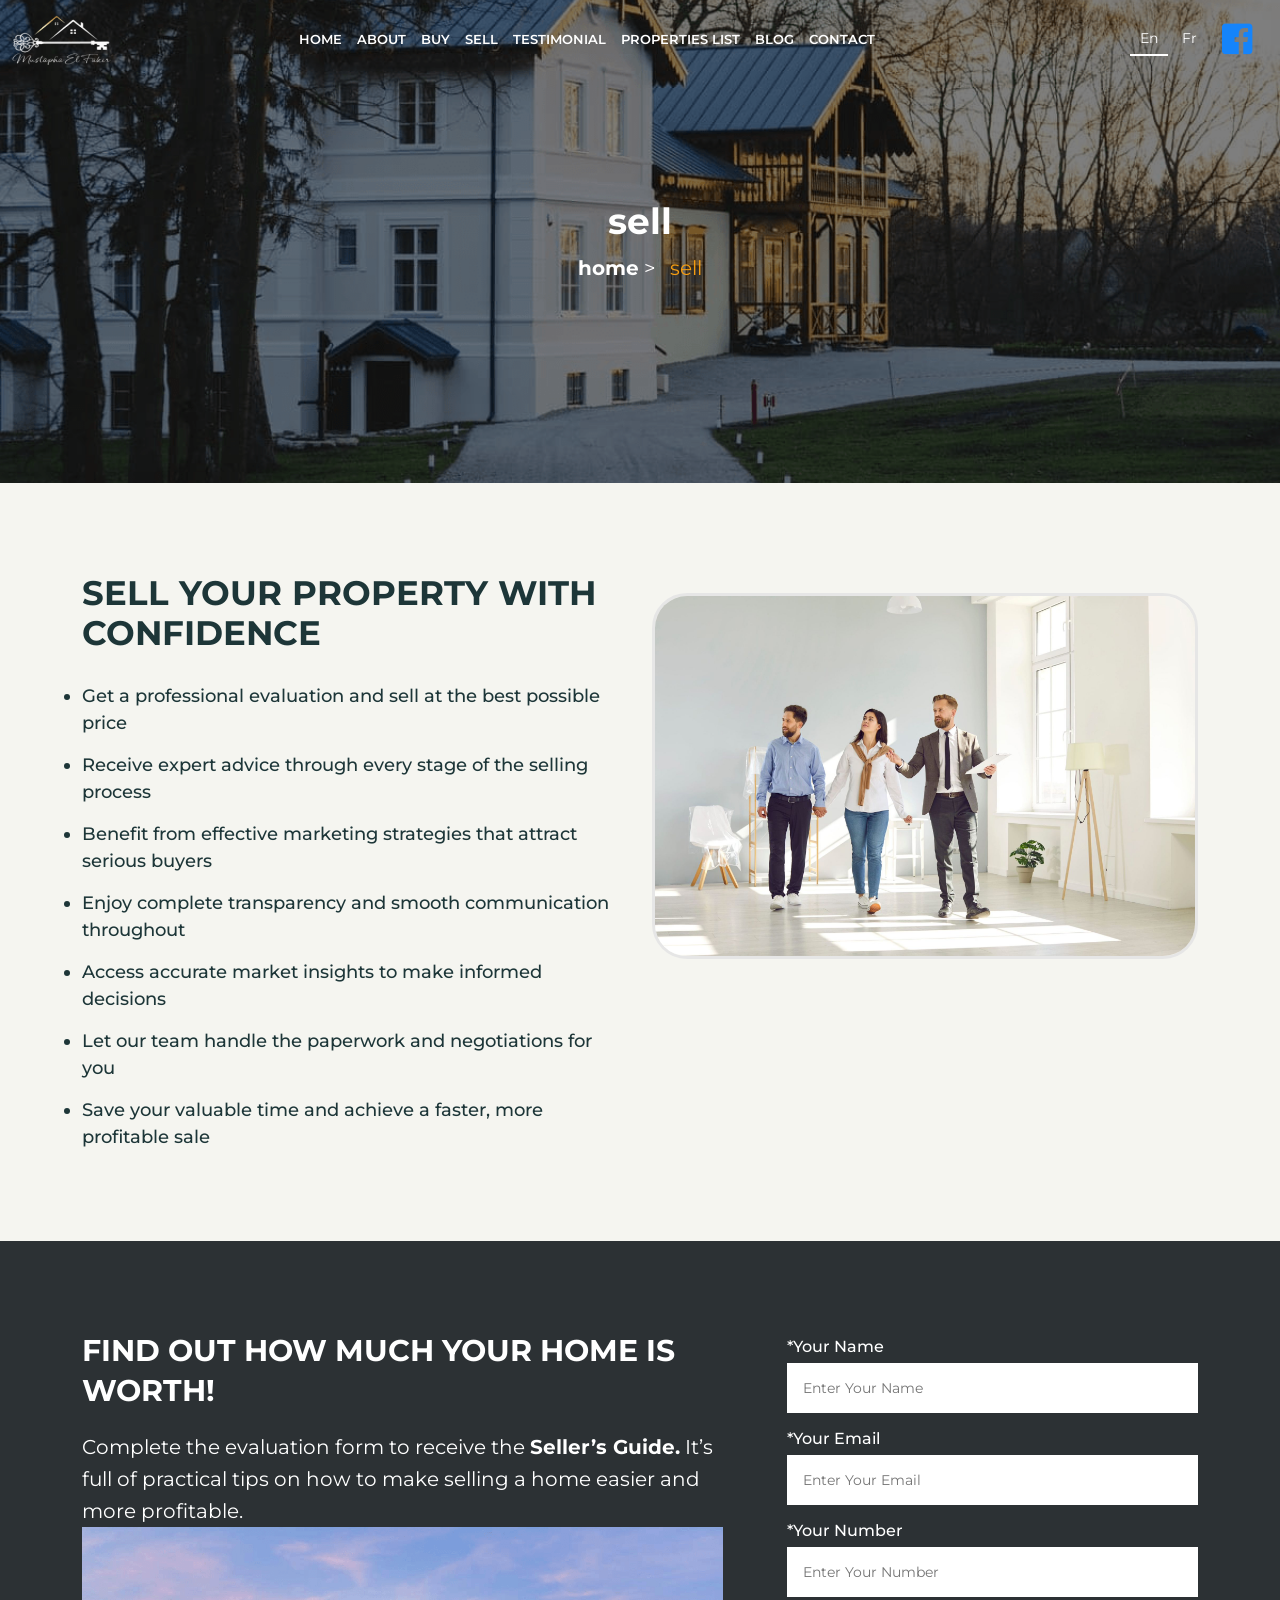
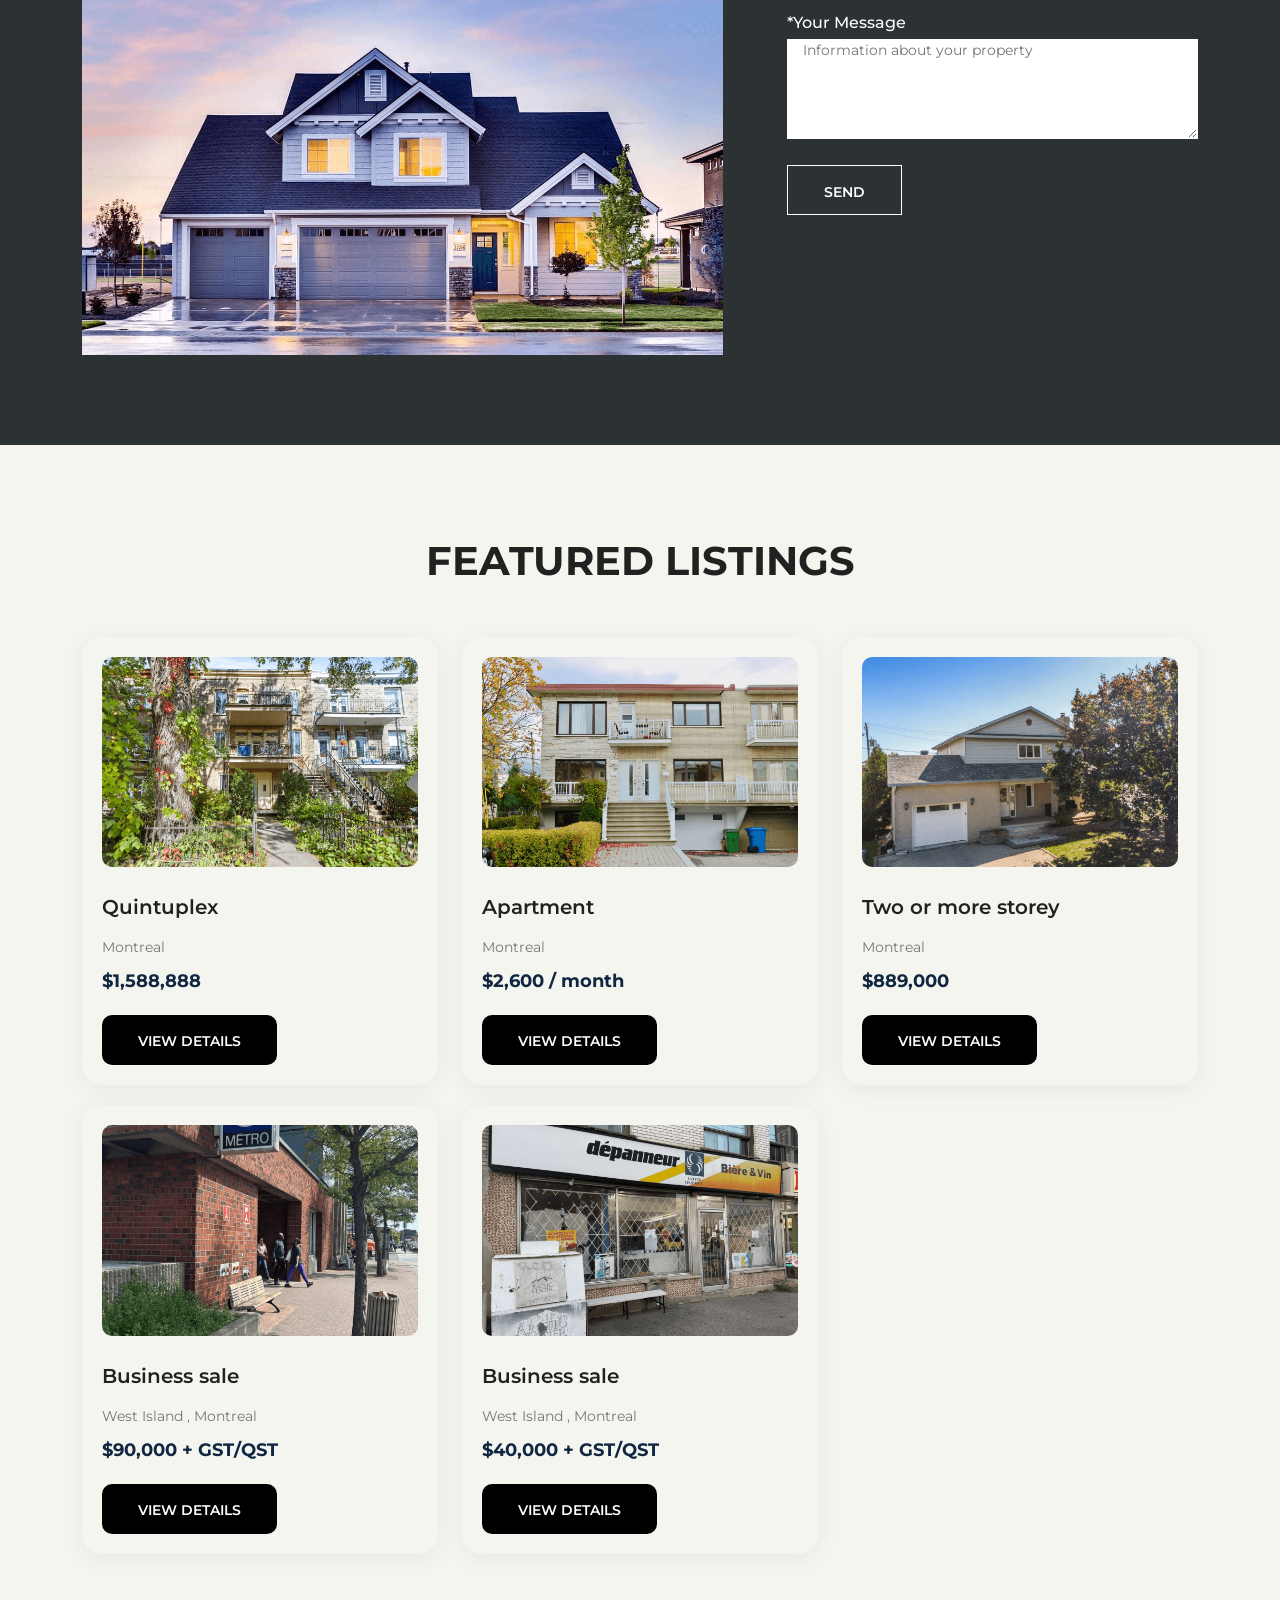
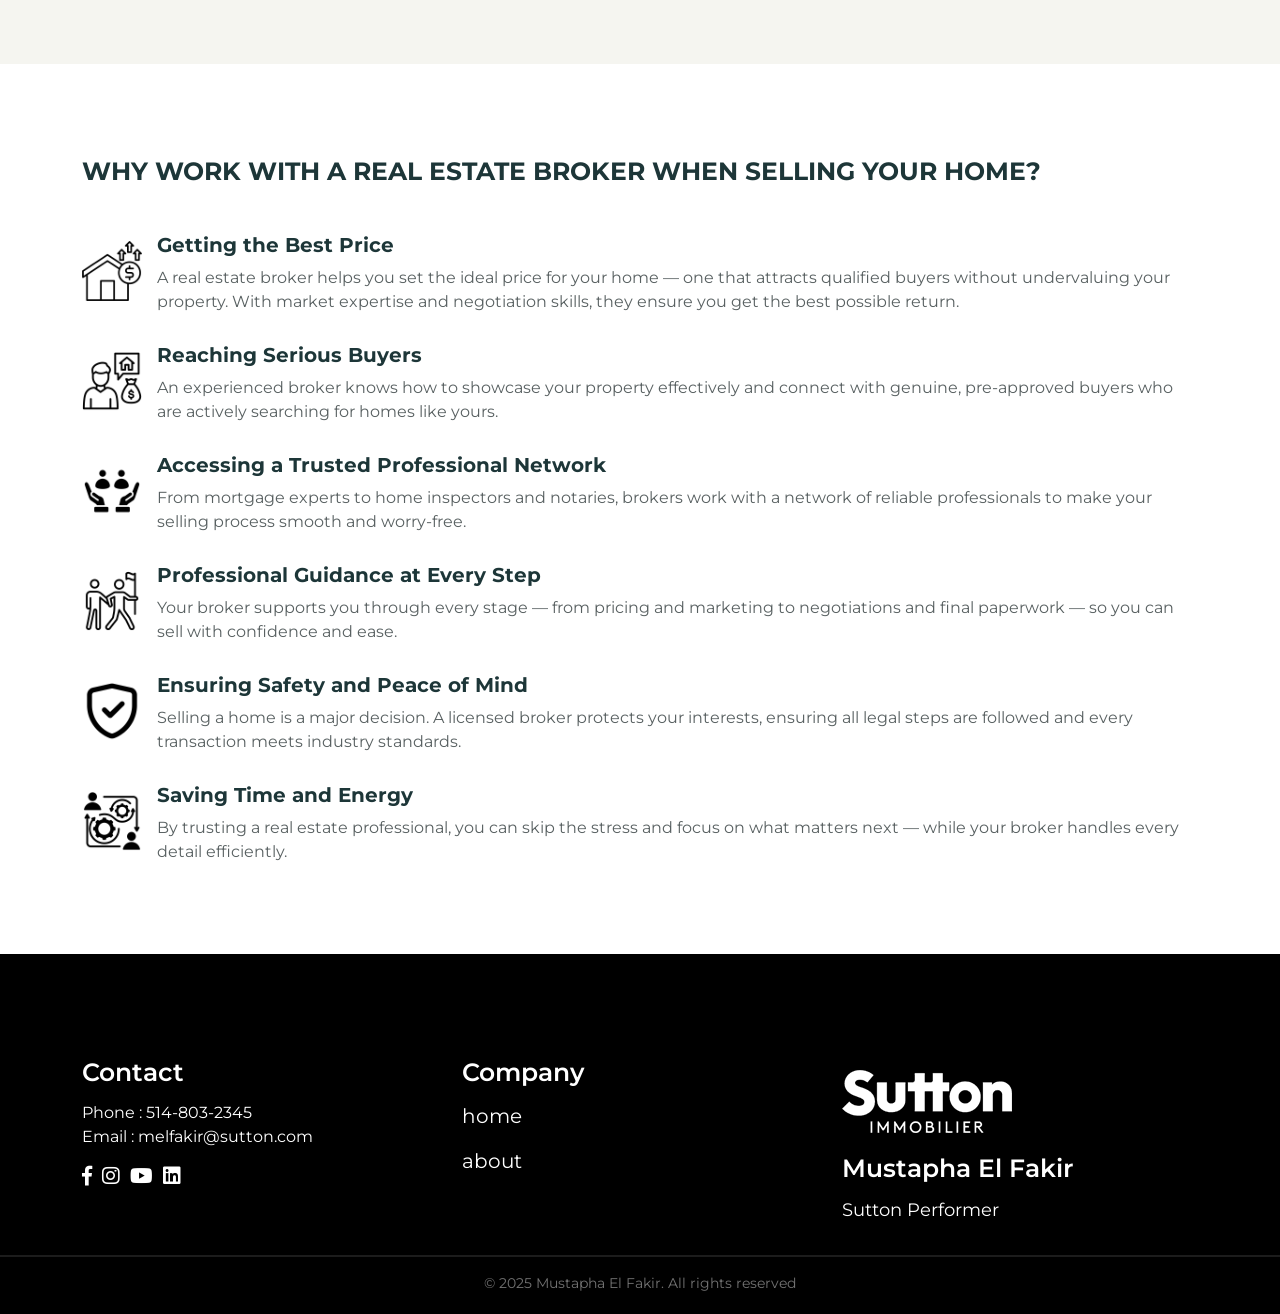
<file: sell.html>
<!DOCTYPE html>
<html class="no-js" lang="en">

<head>
    <meta charset="utf-8" />
    <meta http-equiv="x-ua-compatible" content="ie=edge" />
    <title>Mustapha El Fakir</title>
    <meta name="robots" content="noindex, follow" />
    <meta name="description" content="" />
    <meta name="viewport" content="width=device-width, initial-scale=1, shrink-to-fit=no" />
    <!-- Favicon -->
    <link rel="shortcut icon" type="image/x-icon" href="./assets/images/favicon-.png" />

    <!-- CSS (Font, Vendor, Icon, Plugins & Style CSS files) -->

    <!-- CSS (Font, Vendor, Icon, Plugins & Style CSS files) -->
    <!-- Font CSS -->
    <link rel="preconnect" href="https://fonts.googleapis.com">
    <link rel="preconnect" href="https://fonts.gstatic.com" crossorigin>
    <link href="https://fonts.googleapis.com/css2?family=Montserrat:ital,wght@0,100..900;1,100..900&family=Plus+Jakarta+Sans:ital,wght@0,200..800;1,200..800&display=swap" rel="stylesheet">

    <!-- Vendor CSS (Bootstrap & Icon Font) -->
    <link rel="stylesheet" href="./assets/css/all.min.css" />
    <link rel="stylesheet" href="./assets/css/bootstrap.min.css" />

    <!-- Plugins CSS (All Plugins Files) -->
    <link rel="stylesheet" href="./assets/css/swiper-bundle.min.css" />
    <link rel="stylesheet" href="./assets/css/slick.css" />
    <link rel="stylesheet" href="./assets/css/animate.min.css" />

    <!-- Style CSS -->
    <link rel="stylesheet" href="./assets/css/style.css" />
</head>


<body>
    <!-- header start -->
    <header>
        <div class="header-area">
            <div class="container-fluid">
                <div class="row align-items-center">
                    <div class="col-lg-2 col-6">
                        <div class="header-logo">
                            <a href="index.html">
                                <img class="logo-main" src="assets/images/logo (2).png" alt="logo" />
                            </a>
                        </div>
                    </div>
                    <div class="col-lg-7 d-none d-lg-block">
                        <nav class="header-menu">
                            <ul class="main-menu">
                                <li><a data-i18n="header_home" href="index.html">home</a></li>
                                <li><a data-i18n="header_about" href="about-us.html">about</a></li>
                                <li><a data-i18n="header_buy" href="buy-now.html">Buy</a></li>
                                <li><a data-i18n="header_sell" href="sell.html">Sell</a></li>
                                <li><a data-i18n="header_testimonial" href="testimonial.html">testimonial</a></li>
                                <li><a data-i18n="header_properties" href="properties-list.html">Properties List</a></li>
                                <li><a data-i18n="header_blog" href="blog.html">Blogs</a></li>
                                <li><a data-i18n="header_contact" href="contact.html">contact</a></li>
                            </ul>
                        </nav>
                    </div>
                    <div class="col-lg-3 col-6">
                        <div class="header-meta">
                            <div class="header-meta-btn ">
                                <div class="lang-switch">
                                    <button class="lang-btn active" data-lang="en">En</button>
                                    <button class="lang-btn" data-lang="french">Fr</button>
                                </div>
                                <a class="header-icon" href="https://www.facebook.com/profile.php?id=61576786650505"><i class="fa-brands fa-square-facebook"></i></a>
                                <div class="header-meta--toggle d-lg-none">
                                    <button class="toggle-btn" type="button" data-bs-toggle="offcanvas" data-bs-target="#mobileMenu">
                                        <span></span>
                                        <span></span>
                                        <span></span>
                                    </button>
                                </div>
                            </div>
                            <!-- MOBILE MENU -->

                        </div>
                    </div>
                </div>
            </div>
        </div>
    </header>
    <!-- header end -->

    <!-- Mobile Menu Start -->
    <div class="offcanvas offcanvas-start" tabindex="-1" id="mobileMenu" aria-labelledby="offcanvasExampleLabel">
        <div class="offcanvas-header">
            <h5 class="offcanvas-title">Menu</h5>
            <button type="button" class="btn-close" data-bs-dismiss="offcanvas" aria-label="Close"></button>
        </div>
        <div class="offcanvas-body">
            <ul class="mobile-main-menu">
                <li><a data-i18n="header_home" href="index.html">home</a></li>
                <li><a data-i18n="header_about" href="about-us.html">about</a></li>
                <li><a data-i18n="header_buy" href="buy-now.html">Buy</a></li>
                <li><a data-i18n="header_sell" href="sell.html">Sell</a></li>
                <li><a data-i18n="header_testimonial" href="testimonial.html">testimonial</a></li>
                <li><a data-i18n="header_blog" href="blog.html">Blogs</a></li>
                <li><a data-i18n="header_properties" href="properties-list.html">Properties List</a></li>
                <li><a data-i18n="header_contact" href="contact.html">contact</a></li>
            </ul>
        </div>
        <div class="offcanvas-footer text-center">

        </div>
    </div>
    <!-- Mobile Menu Start -->

    <!-- header End -->

    <main>

        <!-- breadcrumb area start -->
        <div class="breadcrumb-area" style="background-image: url(assets/images/breadcrumb-bg.jpg); background-repeat: no-repeat; background-size: cover; background-position: center center;">
            <div class="container">
                <div class="breadcrumb-wrapper">
                    <h2 data-i18n="header_sell" class="breadcrumb-title">Sell</h2>
                    <ul class="breadcrumb-list">
                        <li class="home-link"><a data-i18n="header_home" href="index.html">Home</a></li>
                        <li><span data-i18n="header_sell">Sell</span></li>
                    </ul>
                </div>
            </div>
        </div>
        <!-- breadcrumb area end -->

        <!-- buy info area start -->
        <div class="buy-info-area section-padding">
            <div class="container">
                <div class="row">
                    <div class="col-xl-6 ">
                        <div class="buy-info-wrap-right sell-info-right  wow animate__animated animate__fadeInUp">
                            <h4 data-i18n="sell_title" class="buy-info-right-title">SELL YOUR PROPERTY WITH CONFIDENCE</h4>
                            <div class="buy-info-list">
                                <ul class="buy-info-list-box">
                                    <li data-i18n="sell_info_item_1">Get a professional evaluation and sell at the best possible price</li>
                                    <li data-i18n="sell_info_item_2">Receive expert advice through every stage of the selling process</li>
                                    <li data-i18n="sell_info_item_3">Benefit from effective marketing strategies that attract serious buyers</li>
                                    <li data-i18n="sell_info_item_4">Enjoy complete transparency and smooth communication throughout</li>
                                    <li data-i18n="sell_info_item_5">Access accurate market insights to make informed decisions</li>
                                    <li data-i18n="sell_info_item_6">Let our team handle the paperwork and negotiations for you</li>
                                    <li data-i18n="sell_info_item_7">Save your valuable time and achieve a faster, more profitable sale</li>
                                </ul>
                            </div>
                        </div>
                    </div>
                    <div class="col-xl-6">
                        <div class="buy-info-wrap-left sell-info-left wow animate__animated animate__fadeInUp">
                            <img class="rounded-5 " src="assets/images/sell-img-3.jpeg " alt="">
                        </div>
                    </div>
                </div>
            </div>
        </div>
        <!-- buy info area end -->

        <!-- buy contact -->
        <div class="sell-contact-area section-padding">
            <div class="container">
                <div class="row">
                    <div class="col-xl-7 col-lg-6 ">
                        <div class="sell-contact-left-wrap">
                            <h4 data-i18n="sell_contact_title" class="sell-contact-left-title">Find out how much your home is worth!</h4>
                            <p data-i18n="sell_contact_des" class="sell-contact-des">Complete the evaluation form to receive the <b>Seller’s Guide.</b> It’s full of practical tips on how to make selling a home easier and more profitable.</p>
                            <div class="sell-contact-thumb">
                                <img src="assets/images/sell-contact-thumb.jpg" alt="">
                            </div>
                        </div>
                    </div>
                    <div class="col-xl-5 col-lg-6 ">
                        <div class="sell-contact-right-wrap">
                            <div class="sell-contact-form">
                                <form id="contactForm" action="https://api.web3forms.com/submit" method="POST">
                                    <input type="hidden" name="access_key" value="bfad0bdb-825d-4601-95d7-df17844e825b">
                                    <div class="input-box">
                                        <label data-i18n="contact_name" for="name">*Your Name</label>
                                        <input id="name" name="name" class="input-field" type="text" placeholder="Enter Your Name" required>
                                    </div>
                                    <div class="input-box">
                                        <label data-i18n="contact_email" for="email">*Your Email</label>
                                        <input id="email" name="email" class="input-field" type="email" placeholder="Enter Your Email" required>
                                    </div>
                                    <div class="input-box">
                                        <label data-i18n="contact_number" for="number">*Your Number</label>
                                        <input id="number" name="number" class="input-field" type="text" placeholder="Enter Your Number" required>
                                    </div>
                                    <div class="message-box">
                                        <label data-i18n="contact_message" for="message">*Your Message</label>
                                        <textarea id="message" name="message" class="message-box" placeholder="Information about your property" required></textarea>
                                    </div>
                                    <div class="sell-contact-submit-btn">
                                        <button data-i18n="contact_submit" class="contact-sub-btn trans-btn" type="submit">Send</button>
                                    </div>
                                </form>

                            </div>
                        </div>
                    </div>
                </div>
            </div>
        </div>

        <!-- feature area start -->
        <div class="feature-area section-padding">
            <div class="container">
                <div class="feature-title text-center">
                    <h4 data-i18n="home_list_title" class="feature-title--title">Featured Listings</h4>
                </div>
                <div class="feature-list">
                    <div class="row">
                        <!-- feature item 1 -->
                        <div class="col-xl-4 col-lg-4 col-md-6">
                            <div class="feature-item ">
                                <div class="feature-thumb">
                                    <a href="properties-list.html"><img src="assets/images/feature-img.png" alt="Feature Image 1" /></a>
                                </div>
                                <div class="feature-content">
                                    <a href="properties-list.html">
                                        <h4 class="feature-content--title">Quintuplex</h4>
                                    </a>
                                    <p data-i18n="home_list_location" class="feature-content--location">Montreal</p>
                                    <p class="feature-content--price">$1,588,888</p>
                                    <a data-i18n="home_list_btn" href="properties-list.html" class="yellow-btn card-btn">View Details</a>
                                </div>
                            </div>
                        </div>
                        <!-- feature item 2 -->
                        <div class="col-xl-4 col-lg-4 col-md-6">
                            <div class="feature-item">
                                <div class="feature-thumb">
                                    <a href="properties-list.html"><img src="assets/images/details-2-img-1.png" alt="Feature Image 2" /></a>
                                </div>
                                <div class="feature-content">
                                    <a href="properties-list.html">
                                        <h4 class="feature-content--title">Apartment</h4>
                                    </a>
                                    <p data-i18n="home_list_location" class="feature-content--location">Montreal</p>
                                    <p class="feature-content--price">$2,600 / month</p>
                                    <a data-i18n="home_list_btn" href="properties-list.html" class="yellow-btn card-btn">View Details</a>
                                </div>
                            </div>
                        </div>
                        <!-- feature item 3 -->
                        <div class="col-xl-4 col-lg-4 col-md-6">
                            <div class="feature-item">
                                <div class="feature-thumb">
                                    <a href="properties-list.html"><img src="assets/images/feature-img-3.png" alt="Feature Image 3" /></a>
                                </div>
                                <div class="feature-content">
                                    <a href="properties-list.html">
                                        <h4 class="feature-content--title">Two or more storey</h4>
                                    </a>
                                    <p data-i18n="home_list_location" class="feature-content--location">Montreal</p>
                                    <p class="feature-content--price">$889,000</p>
                                    <a data-i18n="home_list_btn" href="properties-list.html" class="yellow-btn card-btn">View Details</a>
                                </div>
                            </div>
                        </div>
                        <!-- feature item 4 -->
                        <div class="col-xl-4 col-lg-4 col-md-6">
                            <div class="feature-item">
                                <div class="feature-thumb">
                                    <a href="properties-list.html"><img src="assets/images/feature-img-4.png" alt="Feature Image 3" /></a>
                                </div>
                                <div class="feature-content">
                                    <a href="properties-list.html">
                                        <h4 class="feature-content--title">Business sale</h4>
                                    </a>
                                    <p data-i18n="home_list_location_2" class="feature-content--location">West Island, Montreal</p>
                                    <p class="feature-content--price">$90,000 + GST/QST</p>
                                    <a data-i18n="home_list_btn" href="properties-list.html" class="yellow-btn card-btn">View Details</a>
                                </div>
                            </div>
                        </div>
                        <!-- feature item 5 -->
                        <div class="col-xl-4 col-lg-4 col-md-6">
                            <div class="feature-item">
                                <div class="feature-thumb">
                                    <a href="properties-list.html"><img src="assets/images/feature-img-5.png" alt="Feature Image 3" /></a>
                                </div>
                                <div class="feature-content">
                                    <a href="properties-list.html">
                                        <h4 class="feature-content--title">Business sale</h4>
                                    </a>
                                    <p data-i18n="home_list_location_2" class="feature-content--location">West Island, Montreal</p>
                                    <p class="feature-content--price">$40,000 + GST/QST</p>
                                    <a data-i18n="home_list_btn" href="properties-list.html" class="yellow-btn card-btn">View Details</a>
                                </div>
                            </div>
                        </div>
                    </div>
                </div>
            </div>
        </div>
        <!-- feature area start -->

        <!-- sell-details area start -->
        <div class="sell-details-area section-padding ">
            <div class="container">
                <h4 data-i18n="sell_details_title" class="sell-details-title">WHY WORK WITH A REAL ESTATE BROKER WHEN SELLING YOUR HOME?</h4>
                <div class="sell-details-list">
                    <ul class="sell-details-list-box">
                        <li class="sell-details-list-item">
                            <img class="sell-details-icon" src="assets/images/sell-list-icon-1.png" alt="">
                            <div class="sell-details-list-content">
                                <h4 data-i18n="sell_details_item_1_title">Getting the Best Price</h4>
                                <p data-i18n="sell_details_item_1_des">A real estate broker helps you set the ideal price for your home — one that attracts qualified buyers without undervaluing your property. With market expertise and negotiation skills, they ensure you get the best possible return.</p>
                            </div>
                        </li>
                        <li class="sell-details-list-item">
                            <img class="sell-details-icon" src="assets/images/sell-list-icon-2.png" alt="">
                            <div class="sell-details-list-content">
                                <h4 data-i18n="sell_details_item_2_title">Reaching Serious Buyers</h4>
                                <p data-i18n="sell_details_item_2_des">An experienced broker knows how to showcase your property effectively and connect with genuine, pre-approved buyers who are actively searching for homes like yours.</p>
                            </div>
                        </li>
                        <li class="sell-details-list-item">
                            <img class="sell-details-icon" src="assets/images/sell-list-icon-3.png" alt="">
                            <div class="sell-details-list-content">
                                <h4 data-i18n="sell_details_item_3_title">Accessing a Trusted Professional Network</h4>
                                <p data-i18n="sell_details_item_3_des">From mortgage experts to home inspectors and notaries, brokers work with a network of reliable professionals to make your selling process smooth and worry-free.</p>
                            </div>
                        </li>
                        <li class="sell-details-list-item">
                            <img class="sell-details-icon" src="assets/images/sell-list-icon-4.png" alt="">
                            <div class="sell-details-list-content">
                                <h4 data-i18n="sell_details_item_4_title">Professional Guidance at Every Step</h4>
                                <p data-i18n="sell_details_item_4_des">Your broker supports you through every stage — from pricing and marketing to negotiations and final paperwork — so you can sell with confidence and ease.</p>
                            </div>
                        </li>
                        <li class="sell-details-list-item">
                            <img class="sell-details-icon" src="assets/images/sell-list-icon-5.png" alt="">
                            <div class="sell-details-list-content">
                                <h4 data-i18n="sell_details_item_5_title">Ensuring Safety and Peace of Mind</h4>
                                <p data-i18n="sell_details_item_5_des">Selling a home is a major decision. A licensed broker protects your interests, ensuring all legal steps are followed and every transaction meets industry standards.</p>
                            </div>
                        </li>
                        <li class="sell-details-list-item">
                            <img class="sell-details-icon" src="assets/images/sell-list-icon-6.png" alt="">
                            <div class="sell-details-list-content">
                                <h4 data-i18n="sell_details_item_6_title">Saving Time and Energy</h4>
                                <p data-i18n="sell_details_item_6_des">By trusting a real estate professional, you can skip the stress and focus on what matters next — while your broker handles every detail efficiently.</p>
                            </div>
                        </li>
                    </ul>
                </div>
            </div>
        </div>
        <!-- sell-details area start -->


        <!-- back to top -->
        <a id="button"></a>
    </main>
    <!-- footer start -->
    <!-- --------------------------------------*/ -->
    <!--   footer html -->
    <!-- ---------------------------------------- -->

    <!-- Back to top button -->
    <footer>
        <div class="footer-widget-area">
            <div class="container">
                <div class="row">
                    <div class="col-xl-4 col-lg-4 col-md-6 col-sm-6">
                        <div class="footer-widget footer-col-4 mb-50">
                            <h3 class="footer-widget-title">Contact</h3>
                            <div class="footer-list">
                                <a data-i18n="footer_phone" href="#">Phone : 514-803-2345</a>
                            </div>
                            <div class="footer-list">
                                <a href="#">Email : melfakir@sutton.com</a>
                            </div>
                            <div class="footer-social">
                                <a href="#"><i class="fa-brands fa-facebook-f"></i></a>
                                <a href="#"><i class="fa-brands fa-instagram"></i></a>
                                <a href="#"><i class="fa-brands fa-youtube"></i></a>
                                <a href="#"><i class="fa-brands fa-linkedin"></i></a>
                            </div>
                        </div>
                    </div>
                    <div class="col-xl-4 col-lg-4 col-md-6 col-sm-6">
                        <div class="footer-widget footer-col-2 mb-50">
                            <!-- <h3 class="footer-widget-title">Privacy </h3> -->
                            <h3 data-i18n="footer_company" class="footer-widget-title">Company</h3>
                            <div class="footer-contact">
                                <div class="footer-contact-item">
                                    <p><a data-i18n="header_home" href="#">Home</a></p>
                                </div>
                                <div class="footer-contact-item">
                                    <p><a data-i18n="header_about" href="#">About</a></p>
                                </div>
                            </div>
                        </div>
                    </div>
                    <div class="col-xl-4 col-lg-4 col-md-6 col-sm-6">
                        <div class="footer-widget footer-col-1 mb-50">
                            <div class="logo"><img src="assets/images/sutton-immobilier-white.png" alt=""></div>
                            <h3 class="footer-widget-title">
                                Mustapha El Fakir
                            </h3>
                            <p class="footer-des">Sutton Performer</p>
                        </div>
                    </div>
                </div>
            </div>
            <hr />
            <div class="footer-bottom text-center">
                <p>© 2025 Mustapha El Fakir. All rights reserved</p>
            </div>
        </div>
    </footer>

    <!-- footer End -->

    <!-- JS Vendor, Plugins & Activation Script Files -->

    <!-- Bootstrap JS -->
    <script src="./assets/js/bootstrap.bundle.min.js"></script>
    <!-- jquery JS -->
    <script src="./assets/js/jquery-1.12.4.min.js"></script>
    <!-- jquery slick up JS -->
    <script src="./assets/js/slick.min.js"></script>
    <!-- jquery wow JS -->
    <script src="./assets/js/wow.min.js"></script>
    <!-- jquery waypoits JS -->
    <script src="./assets/js/waypoints.min.js"></script>

    <!-- Plugins JS -->
    <script src="./assets/js/swiper-bundle.min.js"></script>


    <script src="./assets/js/smtp.js"></script>
    <script src="./assets/js/lang.js"></script>

    <!-- Activation JS -->
    <script src="./assets/js/main.js"></script>

</body>

</html>
</file>
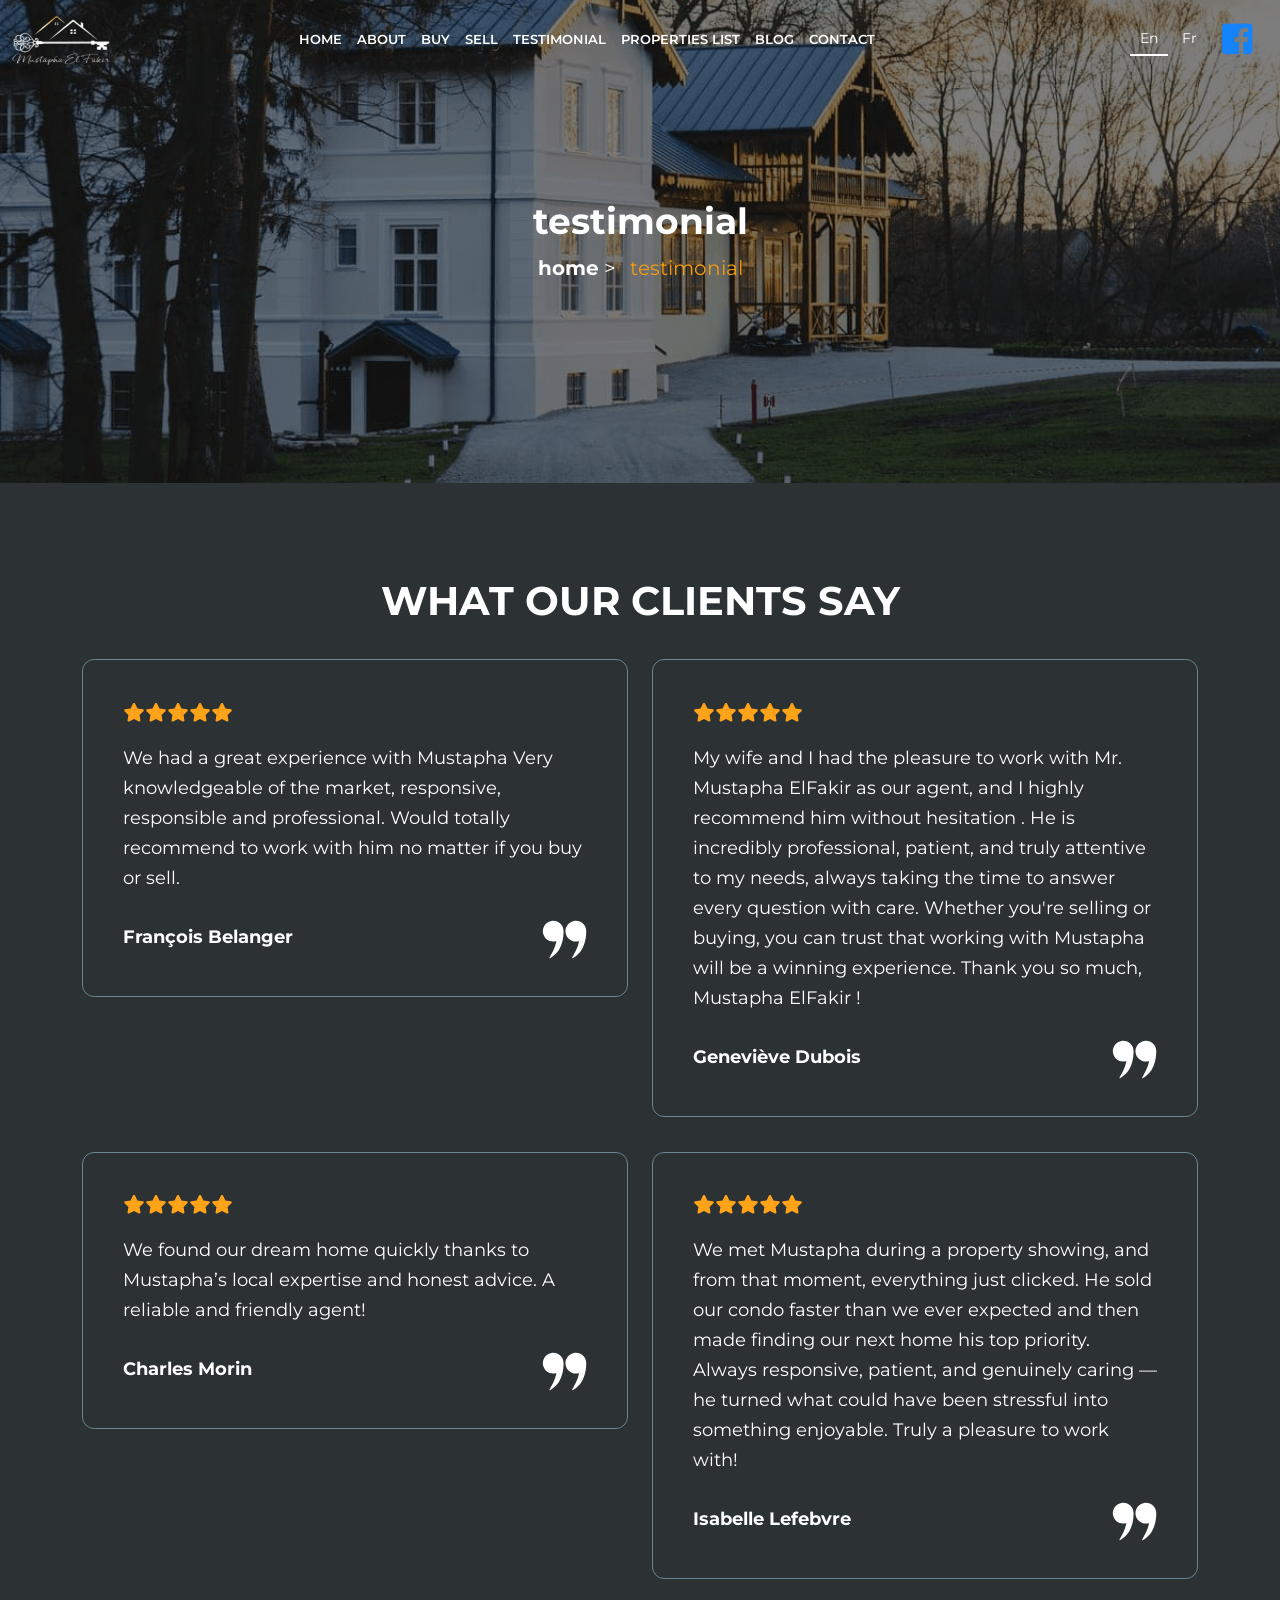
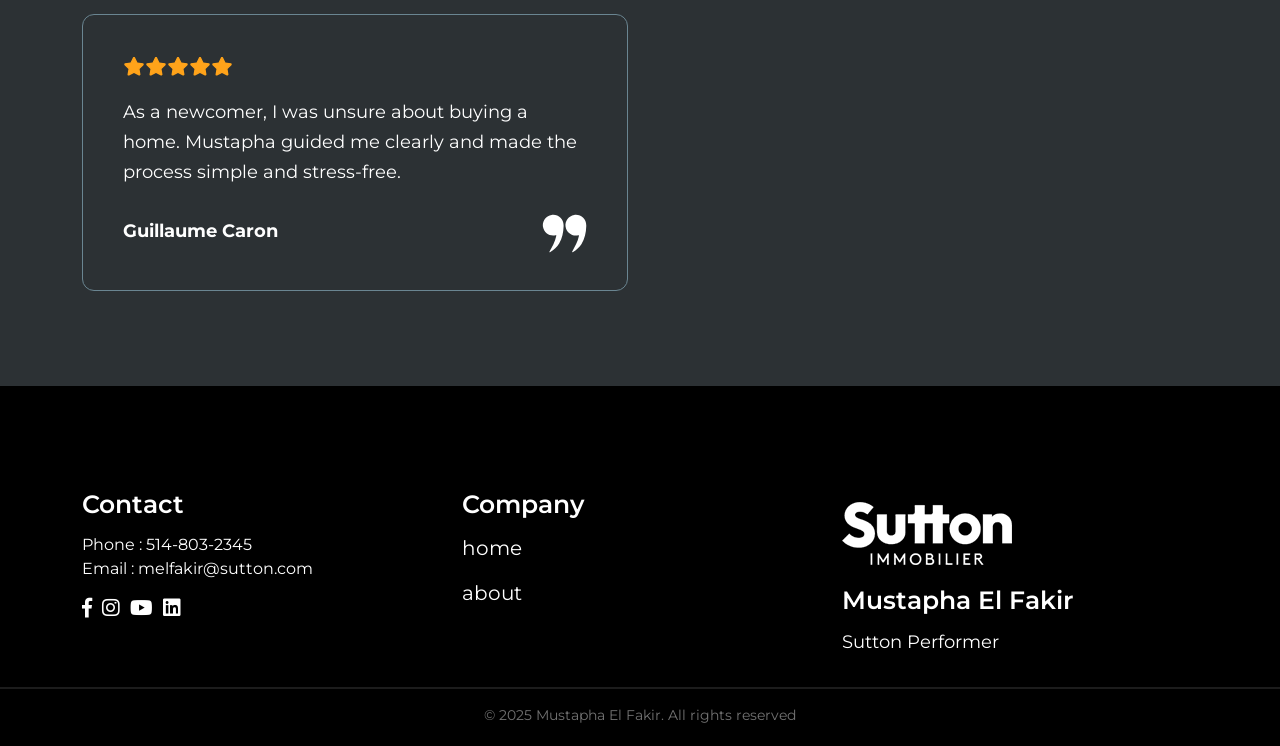
<file: testimonial.html>
<!DOCTYPE html>
<html class="no-js" lang="en">

<head>
    <meta charset="utf-8" />
    <meta http-equiv="x-ua-compatible" content="ie=edge" />
    <title>Mustapha El Fakir</title>
    <meta name="robots" content="noindex, follow" />
    <meta name="description" content="" />
    <meta name="viewport" content="width=device-width, initial-scale=1, shrink-to-fit=no" />
    <!-- Favicon -->
    <link rel="shortcut icon" type="image/x-icon" href="./assets/images/favicon-.png" />

    <!-- CSS (Font, Vendor, Icon, Plugins & Style CSS files) -->

    <!-- CSS (Font, Vendor, Icon, Plugins & Style CSS files) -->
    <!-- Font CSS -->
    <link rel="preconnect" href="https://fonts.googleapis.com">
    <link rel="preconnect" href="https://fonts.gstatic.com" crossorigin>
    <link href="https://fonts.googleapis.com/css2?family=Montserrat:ital,wght@0,100..900;1,100..900&family=Plus+Jakarta+Sans:ital,wght@0,200..800;1,200..800&display=swap" rel="stylesheet">

    <!-- Vendor CSS (Bootstrap & Icon Font) -->
    <link rel="stylesheet" href="./assets/css/all.min.css" />
    <link rel="stylesheet" href="./assets/css/bootstrap.min.css" />

    <!-- Plugins CSS (All Plugins Files) -->
    <link rel="stylesheet" href="./assets/css/swiper-bundle.min.css" />
    <link rel="stylesheet" href="./assets/css/slick.css" />
    <link rel="stylesheet" href="./assets/css/animate.min.css" />

    <!-- Style CSS -->
    <link rel="stylesheet" href="./assets/css/style.css" />
</head>


<body>
    <!-- header start -->
    <header>
        <div class="header-area">
            <div class="container-fluid">
                <div class="row align-items-center">
                    <div class="col-lg-2 col-6">
                        <div class="header-logo">
                            <a href="index.html">
                                <img class="logo-main" src="assets/images/logo (2).png" alt="logo" />
                            </a>
                        </div>
                    </div>
                    <div class="col-lg-7 d-none d-lg-block">
                        <nav class="header-menu">
                            <ul class="main-menu">
                                <li><a data-i18n="header_home" href="index.html">home</a></li>
                                <li><a data-i18n="header_about" href="about-us.html">about</a></li>
                                <li><a data-i18n="header_buy" href="buy-now.html">Buy</a></li>
                                <li><a data-i18n="header_sell" href="sell.html">Sell</a></li>
                                <li><a data-i18n="header_testimonial" href="testimonial.html">testimonial</a></li>
                                <li><a data-i18n="header_properties" href="properties-list.html">Properties List</a></li>
                                <li><a data-i18n="header_blog" href="blog.html">Blogs</a></li>
                                <li><a data-i18n="header_contact" href="contact.html">contact</a></li>
                            </ul>
                        </nav>
                    </div>
                    <div class="col-lg-3 col-6">
                        <div class="header-meta">
                            <div class="header-meta-btn ">
                                <div class="lang-switch">
                                    <button class="lang-btn active" data-lang="en">En</button>
                                    <button class="lang-btn" data-lang="french">Fr</button>
                                </div>
                                <a class="header-icon" href="https://www.facebook.com/profile.php?id=61576786650505"><i class="fa-brands fa-square-facebook"></i></a>
                                <div class="header-meta--toggle d-lg-none">
                                    <button class="toggle-btn" type="button" data-bs-toggle="offcanvas" data-bs-target="#mobileMenu">
                                        <span></span>
                                        <span></span>
                                        <span></span>
                                    </button>
                                </div>
                            </div>
                            <!-- MOBILE MENU -->

                        </div>
                    </div>
                </div>
            </div>
        </div>
    </header>
    <!-- header end -->

    <!-- Mobile Menu Start -->
    <div class="offcanvas offcanvas-start" tabindex="-1" id="mobileMenu" aria-labelledby="offcanvasExampleLabel">
        <div class="offcanvas-header">
            <h5 class="offcanvas-title">Menu</h5>
            <button type="button" class="btn-close" data-bs-dismiss="offcanvas" aria-label="Close"></button>
        </div>
        <div class="offcanvas-body">
            <ul class="mobile-main-menu">
                <li><a data-i18n="header_home" href="index.html">home</a></li>
                <li><a data-i18n="header_about" href="about-us.html">about</a></li>
                <li><a data-i18n="header_buy" href="buy-now.html">Buy</a></li>
                <li><a data-i18n="header_sell" href="sell.html">Sell</a></li>
                <li><a data-i18n="header_testimonial" href="testimonial.html">testimonial</a></li>
                <li><a data-i18n="header_blog" href="blog.html">Blogs</a></li>
                <li><a data-i18n="header_properties" href="properties-list.html">Properties List</a></li>
                <li><a data-i18n="header_contact" href="contact.html">contact</a></li>
            </ul>
        </div>
        <div class="offcanvas-footer text-center">

        </div>
    </div>
    <!-- Mobile Menu Start -->

    <!-- header End -->

    <main>

        <!-- breadcrumb area start -->
        <div class="breadcrumb-area" style="background-image: url(assets/images/breadcrumb-bg.jpg); background-repeat: no-repeat; background-size: cover; background-position: center center;">
            <div class="container">
                <div class="breadcrumb-wrapper">
                    <h2 data-i18n="header_testimonial" class="breadcrumb-title">Testimonial</h2>
                    <ul class="breadcrumb-list">
                        <li class="home-link"><a data-i18n="header_home" href="index.html">Home</a></li>
                        <li><span data-i18n="header_testimonial">Testimonial</span></li>
                    </ul>
                </div>
            </div>
        </div>
        <!-- breadcrumb area end -->

        <!-- testimonial area start-->
        <div class="testimonial-area section-padding">
            <div class="container">
                <div class="testimonial-wrap">
                    <div class="testimonial-title text-center">
                        <h4 data-i18n="testimonials_title" class="testimonial-title--title">What Our Clients Say</h4>
                    </div>
                    <div class="testimonial-box">
                        <div class="row">
                            <div class="col-xl-6 col-lg-6 ">
                                <div class="testimonial">
                                    <div class="textimonial-box">
                                        <div class="testimonial-content">
                                            <div class="testimonial-review">
                                                <ul class="testimonial-rating">
                                                    <li>
                                                        <svg xmlns="http://www.w3.org/2000/svg" width="22" height="22" viewBox="0 0 22 22" fill="none">
                                                            <path d="M5.66485 20.6249C5.49484 20.6255 5.32686 20.588 5.17319 20.5153C5.01951 20.4426 4.88402 20.3365 4.77662 20.2047C4.66922 20.0729 4.59261 19.9188 4.5524 19.7536C4.5122 19.5884 4.5094 19.4163 4.54422 19.2499L5.4586 13.9012L1.57422 10.1268C1.42202 9.97812 1.31442 9.78985 1.26356 9.58325C1.21269 9.37665 1.2206 9.15995 1.28638 8.9576C1.35216 8.75526 1.47319 8.57533 1.63582 8.43814C1.79845 8.30094 1.99619 8.21194 2.20672 8.18117L7.56235 7.4043L9.96172 2.5368C10.0543 2.34161 10.2003 2.17668 10.3828 2.06119C10.5654 1.94571 10.777 1.8844 10.993 1.8844C11.209 1.8844 11.4206 1.94571 11.6031 2.06119C11.7857 2.17668 11.9317 2.34161 12.0242 2.5368L14.4374 7.4043L19.8067 8.18805C20.0173 8.21881 20.215 8.30781 20.3776 8.44501C20.5403 8.58221 20.6613 8.76213 20.7271 8.96448C20.7929 9.16682 20.8008 9.38353 20.7499 9.59013C20.699 9.79673 20.5914 9.98499 20.4392 10.1337L16.5549 13.9218L17.4555 19.2499C17.4913 19.4586 17.4684 19.6732 17.3893 19.8696C17.3102 20.066 17.178 20.2366 17.0074 20.3622C16.8369 20.4877 16.6348 20.5634 16.4238 20.5806C16.2127 20.5979 16.001 20.5561 15.8124 20.4599L10.9998 17.9368L6.18735 20.4599C6.02928 20.5568 5.84988 20.6134 5.66485 20.6249ZM2.88047 9.47367L6.51047 13.0143C6.64385 13.143 6.74367 13.3024 6.8012 13.4786C6.85873 13.6547 6.87221 13.8423 6.84047 14.0249L5.9811 19.0162L10.4705 16.6581C10.6338 16.5725 10.8155 16.5278 10.9998 16.5278C11.1842 16.5278 11.3659 16.5725 11.5292 16.6581L16.0186 19.0162L15.1592 14.0181C15.1275 13.8355 15.141 13.6479 15.1985 13.4717C15.256 13.2955 15.3558 13.1361 15.4892 13.0074L19.1192 9.4668L14.1005 8.73805C13.9172 8.71132 13.7432 8.6404 13.5935 8.5314C13.4438 8.4224 13.3228 8.27861 13.2411 8.11242L10.9998 3.57492L8.7586 8.1193C8.67687 8.28548 8.55592 8.42928 8.4062 8.53828C8.25648 8.64727 8.08248 8.7182 7.89922 8.74493L2.88047 9.47367Z" fill="#FFA31A" />
                                                            <path d="M11.4049 2.83906L13.8593 7.81656C13.8915 7.8818 13.9389 7.93834 13.9976 7.98142C14.0562 8.02449 14.1243 8.05284 14.1962 8.06406L19.6962 8.86156C19.7769 8.87674 19.852 8.91354 19.9134 8.96805C19.9749 9.02255 20.0204 9.09271 20.0451 9.17105C20.0698 9.24938 20.0728 9.33295 20.0537 9.41284C20.0346 9.49274 19.9942 9.56595 19.9368 9.62469L15.9631 13.4953C15.9108 13.5464 15.8716 13.6093 15.8489 13.6787C15.8262 13.7481 15.8205 13.822 15.8324 13.8941L16.7674 19.3941C16.7853 19.4813 16.7772 19.5719 16.7439 19.6545C16.7107 19.7371 16.6539 19.8081 16.5806 19.8587C16.5073 19.9093 16.4208 19.9372 16.3318 19.9389C16.2427 19.9406 16.1551 19.9161 16.0799 19.8684L11.1712 17.2834C11.1064 17.2497 11.0345 17.2321 10.9615 17.2321C10.8885 17.2321 10.8166 17.2497 10.7518 17.2834L5.87744 19.8478C5.80224 19.8955 5.71466 19.92 5.62563 19.9183C5.53659 19.9166 5.45004 19.8887 5.37674 19.8381C5.30344 19.7875 5.24665 19.7165 5.21343 19.6339C5.18022 19.5512 5.17205 19.4607 5.18994 19.3734L6.12494 13.8734C6.13687 13.8014 6.13123 13.7275 6.10849 13.6581C6.08575 13.5886 6.04658 13.5257 5.99432 13.4747L2.06182 9.62469C2.0024 9.56571 1.96046 9.49143 1.94064 9.41009C1.92081 9.32875 1.92388 9.24352 1.9495 9.16381C1.97512 9.08411 2.02229 9.01304 2.0858 8.95848C2.1493 8.90393 2.22666 8.868 2.30932 8.85469L7.80932 8.05719C7.8812 8.04596 7.94932 8.01762 8.00795 7.97454C8.06658 7.93147 8.11399 7.87493 8.14619 7.80969L10.6006 2.83219C10.6396 2.75903 10.6979 2.69796 10.7691 2.6556C10.8404 2.61325 10.9219 2.59123 11.0048 2.59194C11.0877 2.59264 11.1689 2.61605 11.2394 2.65962C11.3099 2.70319 11.3672 2.76525 11.4049 2.83906Z" fill="#FFA31A" />
                                                        </svg>
                                                    </li>
                                                    <li>
                                                        <svg xmlns="http://www.w3.org/2000/svg" width="22" height="22" viewBox="0 0 22 22" fill="none">
                                                            <path d="M5.66485 20.6249C5.49484 20.6255 5.32686 20.588 5.17319 20.5153C5.01951 20.4426 4.88402 20.3365 4.77662 20.2047C4.66922 20.0729 4.59261 19.9188 4.5524 19.7536C4.5122 19.5884 4.5094 19.4163 4.54422 19.2499L5.4586 13.9012L1.57422 10.1268C1.42202 9.97812 1.31442 9.78985 1.26356 9.58325C1.21269 9.37665 1.2206 9.15995 1.28638 8.9576C1.35216 8.75526 1.47319 8.57533 1.63582 8.43814C1.79845 8.30094 1.99619 8.21194 2.20672 8.18117L7.56235 7.4043L9.96172 2.5368C10.0543 2.34161 10.2003 2.17668 10.3828 2.06119C10.5654 1.94571 10.777 1.8844 10.993 1.8844C11.209 1.8844 11.4206 1.94571 11.6031 2.06119C11.7857 2.17668 11.9317 2.34161 12.0242 2.5368L14.4374 7.4043L19.8067 8.18805C20.0173 8.21881 20.215 8.30781 20.3776 8.44501C20.5403 8.58221 20.6613 8.76213 20.7271 8.96448C20.7929 9.16682 20.8008 9.38353 20.7499 9.59013C20.699 9.79673 20.5914 9.98499 20.4392 10.1337L16.5549 13.9218L17.4555 19.2499C17.4913 19.4586 17.4684 19.6732 17.3893 19.8696C17.3102 20.066 17.178 20.2366 17.0074 20.3622C16.8369 20.4877 16.6348 20.5634 16.4238 20.5806C16.2127 20.5979 16.001 20.5561 15.8124 20.4599L10.9998 17.9368L6.18735 20.4599C6.02928 20.5568 5.84988 20.6134 5.66485 20.6249ZM2.88047 9.47367L6.51047 13.0143C6.64385 13.143 6.74367 13.3024 6.8012 13.4786C6.85873 13.6547 6.87221 13.8423 6.84047 14.0249L5.9811 19.0162L10.4705 16.6581C10.6338 16.5725 10.8155 16.5278 10.9998 16.5278C11.1842 16.5278 11.3659 16.5725 11.5292 16.6581L16.0186 19.0162L15.1592 14.0181C15.1275 13.8355 15.141 13.6479 15.1985 13.4717C15.256 13.2955 15.3558 13.1361 15.4892 13.0074L19.1192 9.4668L14.1005 8.73805C13.9172 8.71132 13.7432 8.6404 13.5935 8.5314C13.4438 8.4224 13.3228 8.27861 13.2411 8.11242L10.9998 3.57492L8.7586 8.1193C8.67687 8.28548 8.55592 8.42928 8.4062 8.53828C8.25648 8.64727 8.08248 8.7182 7.89922 8.74493L2.88047 9.47367Z" fill="#FFA31A" />
                                                            <path d="M11.4049 2.83906L13.8593 7.81656C13.8915 7.8818 13.9389 7.93834 13.9976 7.98142C14.0562 8.02449 14.1243 8.05284 14.1962 8.06406L19.6962 8.86156C19.7769 8.87674 19.852 8.91354 19.9134 8.96805C19.9749 9.02255 20.0204 9.09271 20.0451 9.17105C20.0698 9.24938 20.0728 9.33295 20.0537 9.41284C20.0346 9.49274 19.9942 9.56595 19.9368 9.62469L15.9631 13.4953C15.9108 13.5464 15.8716 13.6093 15.8489 13.6787C15.8262 13.7481 15.8205 13.822 15.8324 13.8941L16.7674 19.3941C16.7853 19.4813 16.7772 19.5719 16.7439 19.6545C16.7107 19.7371 16.6539 19.8081 16.5806 19.8587C16.5073 19.9093 16.4208 19.9372 16.3318 19.9389C16.2427 19.9406 16.1551 19.9161 16.0799 19.8684L11.1712 17.2834C11.1064 17.2497 11.0345 17.2321 10.9615 17.2321C10.8885 17.2321 10.8166 17.2497 10.7518 17.2834L5.87744 19.8478C5.80224 19.8955 5.71466 19.92 5.62563 19.9183C5.53659 19.9166 5.45004 19.8887 5.37674 19.8381C5.30344 19.7875 5.24665 19.7165 5.21343 19.6339C5.18022 19.5512 5.17205 19.4607 5.18994 19.3734L6.12494 13.8734C6.13687 13.8014 6.13123 13.7275 6.10849 13.6581C6.08575 13.5886 6.04658 13.5257 5.99432 13.4747L2.06182 9.62469C2.0024 9.56571 1.96046 9.49143 1.94064 9.41009C1.92081 9.32875 1.92388 9.24352 1.9495 9.16381C1.97512 9.08411 2.02229 9.01304 2.0858 8.95848C2.1493 8.90393 2.22666 8.868 2.30932 8.85469L7.80932 8.05719C7.8812 8.04596 7.94932 8.01762 8.00795 7.97454C8.06658 7.93147 8.11399 7.87493 8.14619 7.80969L10.6006 2.83219C10.6396 2.75903 10.6979 2.69796 10.7691 2.6556C10.8404 2.61325 10.9219 2.59123 11.0048 2.59194C11.0877 2.59264 11.1689 2.61605 11.2394 2.65962C11.3099 2.70319 11.3672 2.76525 11.4049 2.83906Z" fill="#FFA31A" />
                                                        </svg>
                                                    </li>
                                                    <li>
                                                        <svg xmlns="http://www.w3.org/2000/svg" width="22" height="22" viewBox="0 0 22 22" fill="none">
                                                            <path d="M5.66485 20.6249C5.49484 20.6255 5.32686 20.588 5.17319 20.5153C5.01951 20.4426 4.88402 20.3365 4.77662 20.2047C4.66922 20.0729 4.59261 19.9188 4.5524 19.7536C4.5122 19.5884 4.5094 19.4163 4.54422 19.2499L5.4586 13.9012L1.57422 10.1268C1.42202 9.97812 1.31442 9.78985 1.26356 9.58325C1.21269 9.37665 1.2206 9.15995 1.28638 8.9576C1.35216 8.75526 1.47319 8.57533 1.63582 8.43814C1.79845 8.30094 1.99619 8.21194 2.20672 8.18117L7.56235 7.4043L9.96172 2.5368C10.0543 2.34161 10.2003 2.17668 10.3828 2.06119C10.5654 1.94571 10.777 1.8844 10.993 1.8844C11.209 1.8844 11.4206 1.94571 11.6031 2.06119C11.7857 2.17668 11.9317 2.34161 12.0242 2.5368L14.4374 7.4043L19.8067 8.18805C20.0173 8.21881 20.215 8.30781 20.3776 8.44501C20.5403 8.58221 20.6613 8.76213 20.7271 8.96448C20.7929 9.16682 20.8008 9.38353 20.7499 9.59013C20.699 9.79673 20.5914 9.98499 20.4392 10.1337L16.5549 13.9218L17.4555 19.2499C17.4913 19.4586 17.4684 19.6732 17.3893 19.8696C17.3102 20.066 17.178 20.2366 17.0074 20.3622C16.8369 20.4877 16.6348 20.5634 16.4238 20.5806C16.2127 20.5979 16.001 20.5561 15.8124 20.4599L10.9998 17.9368L6.18735 20.4599C6.02928 20.5568 5.84988 20.6134 5.66485 20.6249ZM2.88047 9.47367L6.51047 13.0143C6.64385 13.143 6.74367 13.3024 6.8012 13.4786C6.85873 13.6547 6.87221 13.8423 6.84047 14.0249L5.9811 19.0162L10.4705 16.6581C10.6338 16.5725 10.8155 16.5278 10.9998 16.5278C11.1842 16.5278 11.3659 16.5725 11.5292 16.6581L16.0186 19.0162L15.1592 14.0181C15.1275 13.8355 15.141 13.6479 15.1985 13.4717C15.256 13.2955 15.3558 13.1361 15.4892 13.0074L19.1192 9.4668L14.1005 8.73805C13.9172 8.71132 13.7432 8.6404 13.5935 8.5314C13.4438 8.4224 13.3228 8.27861 13.2411 8.11242L10.9998 3.57492L8.7586 8.1193C8.67687 8.28548 8.55592 8.42928 8.4062 8.53828C8.25648 8.64727 8.08248 8.7182 7.89922 8.74493L2.88047 9.47367Z" fill="#FFA31A" />
                                                            <path d="M11.4049 2.83906L13.8593 7.81656C13.8915 7.8818 13.9389 7.93834 13.9976 7.98142C14.0562 8.02449 14.1243 8.05284 14.1962 8.06406L19.6962 8.86156C19.7769 8.87674 19.852 8.91354 19.9134 8.96805C19.9749 9.02255 20.0204 9.09271 20.0451 9.17105C20.0698 9.24938 20.0728 9.33295 20.0537 9.41284C20.0346 9.49274 19.9942 9.56595 19.9368 9.62469L15.9631 13.4953C15.9108 13.5464 15.8716 13.6093 15.8489 13.6787C15.8262 13.7481 15.8205 13.822 15.8324 13.8941L16.7674 19.3941C16.7853 19.4813 16.7772 19.5719 16.7439 19.6545C16.7107 19.7371 16.6539 19.8081 16.5806 19.8587C16.5073 19.9093 16.4208 19.9372 16.3318 19.9389C16.2427 19.9406 16.1551 19.9161 16.0799 19.8684L11.1712 17.2834C11.1064 17.2497 11.0345 17.2321 10.9615 17.2321C10.8885 17.2321 10.8166 17.2497 10.7518 17.2834L5.87744 19.8478C5.80224 19.8955 5.71466 19.92 5.62563 19.9183C5.53659 19.9166 5.45004 19.8887 5.37674 19.8381C5.30344 19.7875 5.24665 19.7165 5.21343 19.6339C5.18022 19.5512 5.17205 19.4607 5.18994 19.3734L6.12494 13.8734C6.13687 13.8014 6.13123 13.7275 6.10849 13.6581C6.08575 13.5886 6.04658 13.5257 5.99432 13.4747L2.06182 9.62469C2.0024 9.56571 1.96046 9.49143 1.94064 9.41009C1.92081 9.32875 1.92388 9.24352 1.9495 9.16381C1.97512 9.08411 2.02229 9.01304 2.0858 8.95848C2.1493 8.90393 2.22666 8.868 2.30932 8.85469L7.80932 8.05719C7.8812 8.04596 7.94932 8.01762 8.00795 7.97454C8.06658 7.93147 8.11399 7.87493 8.14619 7.80969L10.6006 2.83219C10.6396 2.75903 10.6979 2.69796 10.7691 2.6556C10.8404 2.61325 10.9219 2.59123 11.0048 2.59194C11.0877 2.59264 11.1689 2.61605 11.2394 2.65962C11.3099 2.70319 11.3672 2.76525 11.4049 2.83906Z" fill="#FFA31A" />
                                                        </svg>
                                                    </li>
                                                    <li>
                                                        <svg xmlns="http://www.w3.org/2000/svg" width="22" height="22" viewBox="0 0 22 22" fill="none">
                                                            <path d="M5.66485 20.6249C5.49484 20.6255 5.32686 20.588 5.17319 20.5153C5.01951 20.4426 4.88402 20.3365 4.77662 20.2047C4.66922 20.0729 4.59261 19.9188 4.5524 19.7536C4.5122 19.5884 4.5094 19.4163 4.54422 19.2499L5.4586 13.9012L1.57422 10.1268C1.42202 9.97812 1.31442 9.78985 1.26356 9.58325C1.21269 9.37665 1.2206 9.15995 1.28638 8.9576C1.35216 8.75526 1.47319 8.57533 1.63582 8.43814C1.79845 8.30094 1.99619 8.21194 2.20672 8.18117L7.56235 7.4043L9.96172 2.5368C10.0543 2.34161 10.2003 2.17668 10.3828 2.06119C10.5654 1.94571 10.777 1.8844 10.993 1.8844C11.209 1.8844 11.4206 1.94571 11.6031 2.06119C11.7857 2.17668 11.9317 2.34161 12.0242 2.5368L14.4374 7.4043L19.8067 8.18805C20.0173 8.21881 20.215 8.30781 20.3776 8.44501C20.5403 8.58221 20.6613 8.76213 20.7271 8.96448C20.7929 9.16682 20.8008 9.38353 20.7499 9.59013C20.699 9.79673 20.5914 9.98499 20.4392 10.1337L16.5549 13.9218L17.4555 19.2499C17.4913 19.4586 17.4684 19.6732 17.3893 19.8696C17.3102 20.066 17.178 20.2366 17.0074 20.3622C16.8369 20.4877 16.6348 20.5634 16.4238 20.5806C16.2127 20.5979 16.001 20.5561 15.8124 20.4599L10.9998 17.9368L6.18735 20.4599C6.02928 20.5568 5.84988 20.6134 5.66485 20.6249ZM2.88047 9.47367L6.51047 13.0143C6.64385 13.143 6.74367 13.3024 6.8012 13.4786C6.85873 13.6547 6.87221 13.8423 6.84047 14.0249L5.9811 19.0162L10.4705 16.6581C10.6338 16.5725 10.8155 16.5278 10.9998 16.5278C11.1842 16.5278 11.3659 16.5725 11.5292 16.6581L16.0186 19.0162L15.1592 14.0181C15.1275 13.8355 15.141 13.6479 15.1985 13.4717C15.256 13.2955 15.3558 13.1361 15.4892 13.0074L19.1192 9.4668L14.1005 8.73805C13.9172 8.71132 13.7432 8.6404 13.5935 8.5314C13.4438 8.4224 13.3228 8.27861 13.2411 8.11242L10.9998 3.57492L8.7586 8.1193C8.67687 8.28548 8.55592 8.42928 8.4062 8.53828C8.25648 8.64727 8.08248 8.7182 7.89922 8.74493L2.88047 9.47367Z" fill="#FFA31A" />
                                                            <path d="M11.4049 2.83906L13.8593 7.81656C13.8915 7.8818 13.9389 7.93834 13.9976 7.98142C14.0562 8.02449 14.1243 8.05284 14.1962 8.06406L19.6962 8.86156C19.7769 8.87674 19.852 8.91354 19.9134 8.96805C19.9749 9.02255 20.0204 9.09271 20.0451 9.17105C20.0698 9.24938 20.0728 9.33295 20.0537 9.41284C20.0346 9.49274 19.9942 9.56595 19.9368 9.62469L15.9631 13.4953C15.9108 13.5464 15.8716 13.6093 15.8489 13.6787C15.8262 13.7481 15.8205 13.822 15.8324 13.8941L16.7674 19.3941C16.7853 19.4813 16.7772 19.5719 16.7439 19.6545C16.7107 19.7371 16.6539 19.8081 16.5806 19.8587C16.5073 19.9093 16.4208 19.9372 16.3318 19.9389C16.2427 19.9406 16.1551 19.9161 16.0799 19.8684L11.1712 17.2834C11.1064 17.2497 11.0345 17.2321 10.9615 17.2321C10.8885 17.2321 10.8166 17.2497 10.7518 17.2834L5.87744 19.8478C5.80224 19.8955 5.71466 19.92 5.62563 19.9183C5.53659 19.9166 5.45004 19.8887 5.37674 19.8381C5.30344 19.7875 5.24665 19.7165 5.21343 19.6339C5.18022 19.5512 5.17205 19.4607 5.18994 19.3734L6.12494 13.8734C6.13687 13.8014 6.13123 13.7275 6.10849 13.6581C6.08575 13.5886 6.04658 13.5257 5.99432 13.4747L2.06182 9.62469C2.0024 9.56571 1.96046 9.49143 1.94064 9.41009C1.92081 9.32875 1.92388 9.24352 1.9495 9.16381C1.97512 9.08411 2.02229 9.01304 2.0858 8.95848C2.1493 8.90393 2.22666 8.868 2.30932 8.85469L7.80932 8.05719C7.8812 8.04596 7.94932 8.01762 8.00795 7.97454C8.06658 7.93147 8.11399 7.87493 8.14619 7.80969L10.6006 2.83219C10.6396 2.75903 10.6979 2.69796 10.7691 2.6556C10.8404 2.61325 10.9219 2.59123 11.0048 2.59194C11.0877 2.59264 11.1689 2.61605 11.2394 2.65962C11.3099 2.70319 11.3672 2.76525 11.4049 2.83906Z" fill="#FFA31A" />
                                                        </svg>
                                                    </li>
                                                    <li>
                                                        <svg xmlns="http://www.w3.org/2000/svg" width="22" height="22" viewBox="0 0 22 22" fill="none">
                                                            <path d="M5.66485 20.6249C5.49484 20.6255 5.32686 20.588 5.17319 20.5153C5.01951 20.4426 4.88402 20.3365 4.77662 20.2047C4.66922 20.0729 4.59261 19.9188 4.5524 19.7536C4.5122 19.5884 4.5094 19.4163 4.54422 19.2499L5.4586 13.9012L1.57422 10.1268C1.42202 9.97812 1.31442 9.78985 1.26356 9.58325C1.21269 9.37665 1.2206 9.15995 1.28638 8.9576C1.35216 8.75526 1.47319 8.57533 1.63582 8.43814C1.79845 8.30094 1.99619 8.21194 2.20672 8.18117L7.56235 7.4043L9.96172 2.5368C10.0543 2.34161 10.2003 2.17668 10.3828 2.06119C10.5654 1.94571 10.777 1.8844 10.993 1.8844C11.209 1.8844 11.4206 1.94571 11.6031 2.06119C11.7857 2.17668 11.9317 2.34161 12.0242 2.5368L14.4374 7.4043L19.8067 8.18805C20.0173 8.21881 20.215 8.30781 20.3776 8.44501C20.5403 8.58221 20.6613 8.76213 20.7271 8.96448C20.7929 9.16682 20.8008 9.38353 20.7499 9.59013C20.699 9.79673 20.5914 9.98499 20.4392 10.1337L16.5549 13.9218L17.4555 19.2499C17.4913 19.4586 17.4684 19.6732 17.3893 19.8696C17.3102 20.066 17.178 20.2366 17.0074 20.3622C16.8369 20.4877 16.6348 20.5634 16.4238 20.5806C16.2127 20.5979 16.001 20.5561 15.8124 20.4599L10.9998 17.9368L6.18735 20.4599C6.02928 20.5568 5.84988 20.6134 5.66485 20.6249ZM2.88047 9.47367L6.51047 13.0143C6.64385 13.143 6.74367 13.3024 6.8012 13.4786C6.85873 13.6547 6.87221 13.8423 6.84047 14.0249L5.9811 19.0162L10.4705 16.6581C10.6338 16.5725 10.8155 16.5278 10.9998 16.5278C11.1842 16.5278 11.3659 16.5725 11.5292 16.6581L16.0186 19.0162L15.1592 14.0181C15.1275 13.8355 15.141 13.6479 15.1985 13.4717C15.256 13.2955 15.3558 13.1361 15.4892 13.0074L19.1192 9.4668L14.1005 8.73805C13.9172 8.71132 13.7432 8.6404 13.5935 8.5314C13.4438 8.4224 13.3228 8.27861 13.2411 8.11242L10.9998 3.57492L8.7586 8.1193C8.67687 8.28548 8.55592 8.42928 8.4062 8.53828C8.25648 8.64727 8.08248 8.7182 7.89922 8.74493L2.88047 9.47367Z" fill="#FFA31A" />
                                                            <path d="M11.4049 2.83906L13.8593 7.81656C13.8915 7.8818 13.9389 7.93834 13.9976 7.98142C14.0562 8.02449 14.1243 8.05284 14.1962 8.06406L19.6962 8.86156C19.7769 8.87674 19.852 8.91354 19.9134 8.96805C19.9749 9.02255 20.0204 9.09271 20.0451 9.17105C20.0698 9.24938 20.0728 9.33295 20.0537 9.41284C20.0346 9.49274 19.9942 9.56595 19.9368 9.62469L15.9631 13.4953C15.9108 13.5464 15.8716 13.6093 15.8489 13.6787C15.8262 13.7481 15.8205 13.822 15.8324 13.8941L16.7674 19.3941C16.7853 19.4813 16.7772 19.5719 16.7439 19.6545C16.7107 19.7371 16.6539 19.8081 16.5806 19.8587C16.5073 19.9093 16.4208 19.9372 16.3318 19.9389C16.2427 19.9406 16.1551 19.9161 16.0799 19.8684L11.1712 17.2834C11.1064 17.2497 11.0345 17.2321 10.9615 17.2321C10.8885 17.2321 10.8166 17.2497 10.7518 17.2834L5.87744 19.8478C5.80224 19.8955 5.71466 19.92 5.62563 19.9183C5.53659 19.9166 5.45004 19.8887 5.37674 19.8381C5.30344 19.7875 5.24665 19.7165 5.21343 19.6339C5.18022 19.5512 5.17205 19.4607 5.18994 19.3734L6.12494 13.8734C6.13687 13.8014 6.13123 13.7275 6.10849 13.6581C6.08575 13.5886 6.04658 13.5257 5.99432 13.4747L2.06182 9.62469C2.0024 9.56571 1.96046 9.49143 1.94064 9.41009C1.92081 9.32875 1.92388 9.24352 1.9495 9.16381C1.97512 9.08411 2.02229 9.01304 2.0858 8.95848C2.1493 8.90393 2.22666 8.868 2.30932 8.85469L7.80932 8.05719C7.8812 8.04596 7.94932 8.01762 8.00795 7.97454C8.06658 7.93147 8.11399 7.87493 8.14619 7.80969L10.6006 2.83219C10.6396 2.75903 10.6979 2.69796 10.7691 2.6556C10.8404 2.61325 10.9219 2.59123 11.0048 2.59194C11.0877 2.59264 11.1689 2.61605 11.2394 2.65962C11.3099 2.70319 11.3672 2.76525 11.4049 2.83906Z" fill="#FFA31A" />
                                                        </svg>
                                                    </li>
                                                </ul>
                                            </div>
                                            <div class="testimonial-review-text">
                                                <p data-i18n="testimonial_client_review_1">We had a great experience with Mustapha Very knowledgeable of the market, responsive, responsible and professional. Would totally recommend to work with him no matter if you buy or sell.</p>
                                            </div>
                                            <div class="testimonial-reviewr-ditails">
                                                <div class="testimonial-text-box">
                                                    <h4>François Belanger</h4>
                                                </div>
                                                <div class="testimonial-dot">
                                                    <svg xmlns="http://www.w3.org/2000/svg" width="45" height="45" viewBox="0 0 45 45" fill="none">
                                                        <path d="M21.5998 15.1662C21.4359 21.2706 20.2326 27.1028 17.1618 32.4687C15.0391 36.1766 11.8636 38.7708 8.31789 40.9881C8.09312 41.1284 7.80413 41.3886 7.55907 41.1588C7.2836 40.9002 7.52189 40.5673 7.66216 40.3087C8.9449 37.9646 10.3121 35.6645 11.4292 33.2309C12.6528 30.564 13.6212 27.811 14.2567 24.9396C14.4257 24.1774 14.255 24.0929 13.535 24.2484C7.64188 25.526 2.16112 21.8976 1.00852 15.9858C-0.0849304 10.38 3.84608 4.78603 9.51275 3.88694C15.9196 2.86954 21.5491 7.65063 21.5998 14.1522C21.6015 14.4902 21.5998 14.8282 21.5998 15.1662Z" fill="white" />
                                                        <path d="M44.25 15.2202C44.0793 21.5916 42.7949 27.6571 39.3912 33.1581C37.3175 36.5077 34.3228 38.8501 31.0746 40.9288C30.816 41.0945 30.4729 41.4375 30.1856 41.1198C29.9253 40.8325 30.2346 40.4877 30.3884 40.1987C31.6559 37.8462 33.0401 35.5562 34.1403 33.1142C35.3351 30.4642 36.2917 27.7382 36.9153 24.8939C37.0775 24.1536 36.8967 24.0827 36.2224 24.2415C30.2836 25.6358 24.4277 21.6338 23.5556 15.4348C22.7985 10.0537 26.7751 4.68115 32.1359 3.89022C38.7118 2.92353 44.2162 7.65053 44.25 14.2923C44.25 14.6016 44.25 14.9109 44.25 15.2202Z" fill="white" />
                                                    </svg>
                                                </div>
                                            </div>
                                        </div>
                                    </div>
                                </div>
                            </div>
                            <div class="col-xl-6 col-lg-6 ">
                                <div class="testimonial">
                                    <div class="textimonial-box">
                                        <div class="testimonial-content">
                                            <div class="testimonial-review">
                                                <ul class="testimonial-rating">
                                                    <li>
                                                        <svg xmlns="http://www.w3.org/2000/svg" width="22" height="22" viewBox="0 0 22 22" fill="none">
                                                            <path d="M5.66485 20.6249C5.49484 20.6255 5.32686 20.588 5.17319 20.5153C5.01951 20.4426 4.88402 20.3365 4.77662 20.2047C4.66922 20.0729 4.59261 19.9188 4.5524 19.7536C4.5122 19.5884 4.5094 19.4163 4.54422 19.2499L5.4586 13.9012L1.57422 10.1268C1.42202 9.97812 1.31442 9.78985 1.26356 9.58325C1.21269 9.37665 1.2206 9.15995 1.28638 8.9576C1.35216 8.75526 1.47319 8.57533 1.63582 8.43814C1.79845 8.30094 1.99619 8.21194 2.20672 8.18117L7.56235 7.4043L9.96172 2.5368C10.0543 2.34161 10.2003 2.17668 10.3828 2.06119C10.5654 1.94571 10.777 1.8844 10.993 1.8844C11.209 1.8844 11.4206 1.94571 11.6031 2.06119C11.7857 2.17668 11.9317 2.34161 12.0242 2.5368L14.4374 7.4043L19.8067 8.18805C20.0173 8.21881 20.215 8.30781 20.3776 8.44501C20.5403 8.58221 20.6613 8.76213 20.7271 8.96448C20.7929 9.16682 20.8008 9.38353 20.7499 9.59013C20.699 9.79673 20.5914 9.98499 20.4392 10.1337L16.5549 13.9218L17.4555 19.2499C17.4913 19.4586 17.4684 19.6732 17.3893 19.8696C17.3102 20.066 17.178 20.2366 17.0074 20.3622C16.8369 20.4877 16.6348 20.5634 16.4238 20.5806C16.2127 20.5979 16.001 20.5561 15.8124 20.4599L10.9998 17.9368L6.18735 20.4599C6.02928 20.5568 5.84988 20.6134 5.66485 20.6249ZM2.88047 9.47367L6.51047 13.0143C6.64385 13.143 6.74367 13.3024 6.8012 13.4786C6.85873 13.6547 6.87221 13.8423 6.84047 14.0249L5.9811 19.0162L10.4705 16.6581C10.6338 16.5725 10.8155 16.5278 10.9998 16.5278C11.1842 16.5278 11.3659 16.5725 11.5292 16.6581L16.0186 19.0162L15.1592 14.0181C15.1275 13.8355 15.141 13.6479 15.1985 13.4717C15.256 13.2955 15.3558 13.1361 15.4892 13.0074L19.1192 9.4668L14.1005 8.73805C13.9172 8.71132 13.7432 8.6404 13.5935 8.5314C13.4438 8.4224 13.3228 8.27861 13.2411 8.11242L10.9998 3.57492L8.7586 8.1193C8.67687 8.28548 8.55592 8.42928 8.4062 8.53828C8.25648 8.64727 8.08248 8.7182 7.89922 8.74493L2.88047 9.47367Z" fill="#FFA31A" />
                                                            <path d="M11.4049 2.83906L13.8593 7.81656C13.8915 7.8818 13.9389 7.93834 13.9976 7.98142C14.0562 8.02449 14.1243 8.05284 14.1962 8.06406L19.6962 8.86156C19.7769 8.87674 19.852 8.91354 19.9134 8.96805C19.9749 9.02255 20.0204 9.09271 20.0451 9.17105C20.0698 9.24938 20.0728 9.33295 20.0537 9.41284C20.0346 9.49274 19.9942 9.56595 19.9368 9.62469L15.9631 13.4953C15.9108 13.5464 15.8716 13.6093 15.8489 13.6787C15.8262 13.7481 15.8205 13.822 15.8324 13.8941L16.7674 19.3941C16.7853 19.4813 16.7772 19.5719 16.7439 19.6545C16.7107 19.7371 16.6539 19.8081 16.5806 19.8587C16.5073 19.9093 16.4208 19.9372 16.3318 19.9389C16.2427 19.9406 16.1551 19.9161 16.0799 19.8684L11.1712 17.2834C11.1064 17.2497 11.0345 17.2321 10.9615 17.2321C10.8885 17.2321 10.8166 17.2497 10.7518 17.2834L5.87744 19.8478C5.80224 19.8955 5.71466 19.92 5.62563 19.9183C5.53659 19.9166 5.45004 19.8887 5.37674 19.8381C5.30344 19.7875 5.24665 19.7165 5.21343 19.6339C5.18022 19.5512 5.17205 19.4607 5.18994 19.3734L6.12494 13.8734C6.13687 13.8014 6.13123 13.7275 6.10849 13.6581C6.08575 13.5886 6.04658 13.5257 5.99432 13.4747L2.06182 9.62469C2.0024 9.56571 1.96046 9.49143 1.94064 9.41009C1.92081 9.32875 1.92388 9.24352 1.9495 9.16381C1.97512 9.08411 2.02229 9.01304 2.0858 8.95848C2.1493 8.90393 2.22666 8.868 2.30932 8.85469L7.80932 8.05719C7.8812 8.04596 7.94932 8.01762 8.00795 7.97454C8.06658 7.93147 8.11399 7.87493 8.14619 7.80969L10.6006 2.83219C10.6396 2.75903 10.6979 2.69796 10.7691 2.6556C10.8404 2.61325 10.9219 2.59123 11.0048 2.59194C11.0877 2.59264 11.1689 2.61605 11.2394 2.65962C11.3099 2.70319 11.3672 2.76525 11.4049 2.83906Z" fill="#FFA31A" />
                                                        </svg>
                                                    </li>
                                                    <li>
                                                        <svg xmlns="http://www.w3.org/2000/svg" width="22" height="22" viewBox="0 0 22 22" fill="none">
                                                            <path d="M5.66485 20.6249C5.49484 20.6255 5.32686 20.588 5.17319 20.5153C5.01951 20.4426 4.88402 20.3365 4.77662 20.2047C4.66922 20.0729 4.59261 19.9188 4.5524 19.7536C4.5122 19.5884 4.5094 19.4163 4.54422 19.2499L5.4586 13.9012L1.57422 10.1268C1.42202 9.97812 1.31442 9.78985 1.26356 9.58325C1.21269 9.37665 1.2206 9.15995 1.28638 8.9576C1.35216 8.75526 1.47319 8.57533 1.63582 8.43814C1.79845 8.30094 1.99619 8.21194 2.20672 8.18117L7.56235 7.4043L9.96172 2.5368C10.0543 2.34161 10.2003 2.17668 10.3828 2.06119C10.5654 1.94571 10.777 1.8844 10.993 1.8844C11.209 1.8844 11.4206 1.94571 11.6031 2.06119C11.7857 2.17668 11.9317 2.34161 12.0242 2.5368L14.4374 7.4043L19.8067 8.18805C20.0173 8.21881 20.215 8.30781 20.3776 8.44501C20.5403 8.58221 20.6613 8.76213 20.7271 8.96448C20.7929 9.16682 20.8008 9.38353 20.7499 9.59013C20.699 9.79673 20.5914 9.98499 20.4392 10.1337L16.5549 13.9218L17.4555 19.2499C17.4913 19.4586 17.4684 19.6732 17.3893 19.8696C17.3102 20.066 17.178 20.2366 17.0074 20.3622C16.8369 20.4877 16.6348 20.5634 16.4238 20.5806C16.2127 20.5979 16.001 20.5561 15.8124 20.4599L10.9998 17.9368L6.18735 20.4599C6.02928 20.5568 5.84988 20.6134 5.66485 20.6249ZM2.88047 9.47367L6.51047 13.0143C6.64385 13.143 6.74367 13.3024 6.8012 13.4786C6.85873 13.6547 6.87221 13.8423 6.84047 14.0249L5.9811 19.0162L10.4705 16.6581C10.6338 16.5725 10.8155 16.5278 10.9998 16.5278C11.1842 16.5278 11.3659 16.5725 11.5292 16.6581L16.0186 19.0162L15.1592 14.0181C15.1275 13.8355 15.141 13.6479 15.1985 13.4717C15.256 13.2955 15.3558 13.1361 15.4892 13.0074L19.1192 9.4668L14.1005 8.73805C13.9172 8.71132 13.7432 8.6404 13.5935 8.5314C13.4438 8.4224 13.3228 8.27861 13.2411 8.11242L10.9998 3.57492L8.7586 8.1193C8.67687 8.28548 8.55592 8.42928 8.4062 8.53828C8.25648 8.64727 8.08248 8.7182 7.89922 8.74493L2.88047 9.47367Z" fill="#FFA31A" />
                                                            <path d="M11.4049 2.83906L13.8593 7.81656C13.8915 7.8818 13.9389 7.93834 13.9976 7.98142C14.0562 8.02449 14.1243 8.05284 14.1962 8.06406L19.6962 8.86156C19.7769 8.87674 19.852 8.91354 19.9134 8.96805C19.9749 9.02255 20.0204 9.09271 20.0451 9.17105C20.0698 9.24938 20.0728 9.33295 20.0537 9.41284C20.0346 9.49274 19.9942 9.56595 19.9368 9.62469L15.9631 13.4953C15.9108 13.5464 15.8716 13.6093 15.8489 13.6787C15.8262 13.7481 15.8205 13.822 15.8324 13.8941L16.7674 19.3941C16.7853 19.4813 16.7772 19.5719 16.7439 19.6545C16.7107 19.7371 16.6539 19.8081 16.5806 19.8587C16.5073 19.9093 16.4208 19.9372 16.3318 19.9389C16.2427 19.9406 16.1551 19.9161 16.0799 19.8684L11.1712 17.2834C11.1064 17.2497 11.0345 17.2321 10.9615 17.2321C10.8885 17.2321 10.8166 17.2497 10.7518 17.2834L5.87744 19.8478C5.80224 19.8955 5.71466 19.92 5.62563 19.9183C5.53659 19.9166 5.45004 19.8887 5.37674 19.8381C5.30344 19.7875 5.24665 19.7165 5.21343 19.6339C5.18022 19.5512 5.17205 19.4607 5.18994 19.3734L6.12494 13.8734C6.13687 13.8014 6.13123 13.7275 6.10849 13.6581C6.08575 13.5886 6.04658 13.5257 5.99432 13.4747L2.06182 9.62469C2.0024 9.56571 1.96046 9.49143 1.94064 9.41009C1.92081 9.32875 1.92388 9.24352 1.9495 9.16381C1.97512 9.08411 2.02229 9.01304 2.0858 8.95848C2.1493 8.90393 2.22666 8.868 2.30932 8.85469L7.80932 8.05719C7.8812 8.04596 7.94932 8.01762 8.00795 7.97454C8.06658 7.93147 8.11399 7.87493 8.14619 7.80969L10.6006 2.83219C10.6396 2.75903 10.6979 2.69796 10.7691 2.6556C10.8404 2.61325 10.9219 2.59123 11.0048 2.59194C11.0877 2.59264 11.1689 2.61605 11.2394 2.65962C11.3099 2.70319 11.3672 2.76525 11.4049 2.83906Z" fill="#FFA31A" />
                                                        </svg>
                                                    </li>
                                                    <li>
                                                        <svg xmlns="http://www.w3.org/2000/svg" width="22" height="22" viewBox="0 0 22 22" fill="none">
                                                            <path d="M5.66485 20.6249C5.49484 20.6255 5.32686 20.588 5.17319 20.5153C5.01951 20.4426 4.88402 20.3365 4.77662 20.2047C4.66922 20.0729 4.59261 19.9188 4.5524 19.7536C4.5122 19.5884 4.5094 19.4163 4.54422 19.2499L5.4586 13.9012L1.57422 10.1268C1.42202 9.97812 1.31442 9.78985 1.26356 9.58325C1.21269 9.37665 1.2206 9.15995 1.28638 8.9576C1.35216 8.75526 1.47319 8.57533 1.63582 8.43814C1.79845 8.30094 1.99619 8.21194 2.20672 8.18117L7.56235 7.4043L9.96172 2.5368C10.0543 2.34161 10.2003 2.17668 10.3828 2.06119C10.5654 1.94571 10.777 1.8844 10.993 1.8844C11.209 1.8844 11.4206 1.94571 11.6031 2.06119C11.7857 2.17668 11.9317 2.34161 12.0242 2.5368L14.4374 7.4043L19.8067 8.18805C20.0173 8.21881 20.215 8.30781 20.3776 8.44501C20.5403 8.58221 20.6613 8.76213 20.7271 8.96448C20.7929 9.16682 20.8008 9.38353 20.7499 9.59013C20.699 9.79673 20.5914 9.98499 20.4392 10.1337L16.5549 13.9218L17.4555 19.2499C17.4913 19.4586 17.4684 19.6732 17.3893 19.8696C17.3102 20.066 17.178 20.2366 17.0074 20.3622C16.8369 20.4877 16.6348 20.5634 16.4238 20.5806C16.2127 20.5979 16.001 20.5561 15.8124 20.4599L10.9998 17.9368L6.18735 20.4599C6.02928 20.5568 5.84988 20.6134 5.66485 20.6249ZM2.88047 9.47367L6.51047 13.0143C6.64385 13.143 6.74367 13.3024 6.8012 13.4786C6.85873 13.6547 6.87221 13.8423 6.84047 14.0249L5.9811 19.0162L10.4705 16.6581C10.6338 16.5725 10.8155 16.5278 10.9998 16.5278C11.1842 16.5278 11.3659 16.5725 11.5292 16.6581L16.0186 19.0162L15.1592 14.0181C15.1275 13.8355 15.141 13.6479 15.1985 13.4717C15.256 13.2955 15.3558 13.1361 15.4892 13.0074L19.1192 9.4668L14.1005 8.73805C13.9172 8.71132 13.7432 8.6404 13.5935 8.5314C13.4438 8.4224 13.3228 8.27861 13.2411 8.11242L10.9998 3.57492L8.7586 8.1193C8.67687 8.28548 8.55592 8.42928 8.4062 8.53828C8.25648 8.64727 8.08248 8.7182 7.89922 8.74493L2.88047 9.47367Z" fill="#FFA31A" />
                                                            <path d="M11.4049 2.83906L13.8593 7.81656C13.8915 7.8818 13.9389 7.93834 13.9976 7.98142C14.0562 8.02449 14.1243 8.05284 14.1962 8.06406L19.6962 8.86156C19.7769 8.87674 19.852 8.91354 19.9134 8.96805C19.9749 9.02255 20.0204 9.09271 20.0451 9.17105C20.0698 9.24938 20.0728 9.33295 20.0537 9.41284C20.0346 9.49274 19.9942 9.56595 19.9368 9.62469L15.9631 13.4953C15.9108 13.5464 15.8716 13.6093 15.8489 13.6787C15.8262 13.7481 15.8205 13.822 15.8324 13.8941L16.7674 19.3941C16.7853 19.4813 16.7772 19.5719 16.7439 19.6545C16.7107 19.7371 16.6539 19.8081 16.5806 19.8587C16.5073 19.9093 16.4208 19.9372 16.3318 19.9389C16.2427 19.9406 16.1551 19.9161 16.0799 19.8684L11.1712 17.2834C11.1064 17.2497 11.0345 17.2321 10.9615 17.2321C10.8885 17.2321 10.8166 17.2497 10.7518 17.2834L5.87744 19.8478C5.80224 19.8955 5.71466 19.92 5.62563 19.9183C5.53659 19.9166 5.45004 19.8887 5.37674 19.8381C5.30344 19.7875 5.24665 19.7165 5.21343 19.6339C5.18022 19.5512 5.17205 19.4607 5.18994 19.3734L6.12494 13.8734C6.13687 13.8014 6.13123 13.7275 6.10849 13.6581C6.08575 13.5886 6.04658 13.5257 5.99432 13.4747L2.06182 9.62469C2.0024 9.56571 1.96046 9.49143 1.94064 9.41009C1.92081 9.32875 1.92388 9.24352 1.9495 9.16381C1.97512 9.08411 2.02229 9.01304 2.0858 8.95848C2.1493 8.90393 2.22666 8.868 2.30932 8.85469L7.80932 8.05719C7.8812 8.04596 7.94932 8.01762 8.00795 7.97454C8.06658 7.93147 8.11399 7.87493 8.14619 7.80969L10.6006 2.83219C10.6396 2.75903 10.6979 2.69796 10.7691 2.6556C10.8404 2.61325 10.9219 2.59123 11.0048 2.59194C11.0877 2.59264 11.1689 2.61605 11.2394 2.65962C11.3099 2.70319 11.3672 2.76525 11.4049 2.83906Z" fill="#FFA31A" />
                                                        </svg>
                                                    </li>
                                                    <li>
                                                        <svg xmlns="http://www.w3.org/2000/svg" width="22" height="22" viewBox="0 0 22 22" fill="none">
                                                            <path d="M5.66485 20.6249C5.49484 20.6255 5.32686 20.588 5.17319 20.5153C5.01951 20.4426 4.88402 20.3365 4.77662 20.2047C4.66922 20.0729 4.59261 19.9188 4.5524 19.7536C4.5122 19.5884 4.5094 19.4163 4.54422 19.2499L5.4586 13.9012L1.57422 10.1268C1.42202 9.97812 1.31442 9.78985 1.26356 9.58325C1.21269 9.37665 1.2206 9.15995 1.28638 8.9576C1.35216 8.75526 1.47319 8.57533 1.63582 8.43814C1.79845 8.30094 1.99619 8.21194 2.20672 8.18117L7.56235 7.4043L9.96172 2.5368C10.0543 2.34161 10.2003 2.17668 10.3828 2.06119C10.5654 1.94571 10.777 1.8844 10.993 1.8844C11.209 1.8844 11.4206 1.94571 11.6031 2.06119C11.7857 2.17668 11.9317 2.34161 12.0242 2.5368L14.4374 7.4043L19.8067 8.18805C20.0173 8.21881 20.215 8.30781 20.3776 8.44501C20.5403 8.58221 20.6613 8.76213 20.7271 8.96448C20.7929 9.16682 20.8008 9.38353 20.7499 9.59013C20.699 9.79673 20.5914 9.98499 20.4392 10.1337L16.5549 13.9218L17.4555 19.2499C17.4913 19.4586 17.4684 19.6732 17.3893 19.8696C17.3102 20.066 17.178 20.2366 17.0074 20.3622C16.8369 20.4877 16.6348 20.5634 16.4238 20.5806C16.2127 20.5979 16.001 20.5561 15.8124 20.4599L10.9998 17.9368L6.18735 20.4599C6.02928 20.5568 5.84988 20.6134 5.66485 20.6249ZM2.88047 9.47367L6.51047 13.0143C6.64385 13.143 6.74367 13.3024 6.8012 13.4786C6.85873 13.6547 6.87221 13.8423 6.84047 14.0249L5.9811 19.0162L10.4705 16.6581C10.6338 16.5725 10.8155 16.5278 10.9998 16.5278C11.1842 16.5278 11.3659 16.5725 11.5292 16.6581L16.0186 19.0162L15.1592 14.0181C15.1275 13.8355 15.141 13.6479 15.1985 13.4717C15.256 13.2955 15.3558 13.1361 15.4892 13.0074L19.1192 9.4668L14.1005 8.73805C13.9172 8.71132 13.7432 8.6404 13.5935 8.5314C13.4438 8.4224 13.3228 8.27861 13.2411 8.11242L10.9998 3.57492L8.7586 8.1193C8.67687 8.28548 8.55592 8.42928 8.4062 8.53828C8.25648 8.64727 8.08248 8.7182 7.89922 8.74493L2.88047 9.47367Z" fill="#FFA31A" />
                                                            <path d="M11.4049 2.83906L13.8593 7.81656C13.8915 7.8818 13.9389 7.93834 13.9976 7.98142C14.0562 8.02449 14.1243 8.05284 14.1962 8.06406L19.6962 8.86156C19.7769 8.87674 19.852 8.91354 19.9134 8.96805C19.9749 9.02255 20.0204 9.09271 20.0451 9.17105C20.0698 9.24938 20.0728 9.33295 20.0537 9.41284C20.0346 9.49274 19.9942 9.56595 19.9368 9.62469L15.9631 13.4953C15.9108 13.5464 15.8716 13.6093 15.8489 13.6787C15.8262 13.7481 15.8205 13.822 15.8324 13.8941L16.7674 19.3941C16.7853 19.4813 16.7772 19.5719 16.7439 19.6545C16.7107 19.7371 16.6539 19.8081 16.5806 19.8587C16.5073 19.9093 16.4208 19.9372 16.3318 19.9389C16.2427 19.9406 16.1551 19.9161 16.0799 19.8684L11.1712 17.2834C11.1064 17.2497 11.0345 17.2321 10.9615 17.2321C10.8885 17.2321 10.8166 17.2497 10.7518 17.2834L5.87744 19.8478C5.80224 19.8955 5.71466 19.92 5.62563 19.9183C5.53659 19.9166 5.45004 19.8887 5.37674 19.8381C5.30344 19.7875 5.24665 19.7165 5.21343 19.6339C5.18022 19.5512 5.17205 19.4607 5.18994 19.3734L6.12494 13.8734C6.13687 13.8014 6.13123 13.7275 6.10849 13.6581C6.08575 13.5886 6.04658 13.5257 5.99432 13.4747L2.06182 9.62469C2.0024 9.56571 1.96046 9.49143 1.94064 9.41009C1.92081 9.32875 1.92388 9.24352 1.9495 9.16381C1.97512 9.08411 2.02229 9.01304 2.0858 8.95848C2.1493 8.90393 2.22666 8.868 2.30932 8.85469L7.80932 8.05719C7.8812 8.04596 7.94932 8.01762 8.00795 7.97454C8.06658 7.93147 8.11399 7.87493 8.14619 7.80969L10.6006 2.83219C10.6396 2.75903 10.6979 2.69796 10.7691 2.6556C10.8404 2.61325 10.9219 2.59123 11.0048 2.59194C11.0877 2.59264 11.1689 2.61605 11.2394 2.65962C11.3099 2.70319 11.3672 2.76525 11.4049 2.83906Z" fill="#FFA31A" />
                                                        </svg>
                                                    </li>
                                                    <li>
                                                        <svg xmlns="http://www.w3.org/2000/svg" width="22" height="22" viewBox="0 0 22 22" fill="none">
                                                            <path d="M5.66485 20.6249C5.49484 20.6255 5.32686 20.588 5.17319 20.5153C5.01951 20.4426 4.88402 20.3365 4.77662 20.2047C4.66922 20.0729 4.59261 19.9188 4.5524 19.7536C4.5122 19.5884 4.5094 19.4163 4.54422 19.2499L5.4586 13.9012L1.57422 10.1268C1.42202 9.97812 1.31442 9.78985 1.26356 9.58325C1.21269 9.37665 1.2206 9.15995 1.28638 8.9576C1.35216 8.75526 1.47319 8.57533 1.63582 8.43814C1.79845 8.30094 1.99619 8.21194 2.20672 8.18117L7.56235 7.4043L9.96172 2.5368C10.0543 2.34161 10.2003 2.17668 10.3828 2.06119C10.5654 1.94571 10.777 1.8844 10.993 1.8844C11.209 1.8844 11.4206 1.94571 11.6031 2.06119C11.7857 2.17668 11.9317 2.34161 12.0242 2.5368L14.4374 7.4043L19.8067 8.18805C20.0173 8.21881 20.215 8.30781 20.3776 8.44501C20.5403 8.58221 20.6613 8.76213 20.7271 8.96448C20.7929 9.16682 20.8008 9.38353 20.7499 9.59013C20.699 9.79673 20.5914 9.98499 20.4392 10.1337L16.5549 13.9218L17.4555 19.2499C17.4913 19.4586 17.4684 19.6732 17.3893 19.8696C17.3102 20.066 17.178 20.2366 17.0074 20.3622C16.8369 20.4877 16.6348 20.5634 16.4238 20.5806C16.2127 20.5979 16.001 20.5561 15.8124 20.4599L10.9998 17.9368L6.18735 20.4599C6.02928 20.5568 5.84988 20.6134 5.66485 20.6249ZM2.88047 9.47367L6.51047 13.0143C6.64385 13.143 6.74367 13.3024 6.8012 13.4786C6.85873 13.6547 6.87221 13.8423 6.84047 14.0249L5.9811 19.0162L10.4705 16.6581C10.6338 16.5725 10.8155 16.5278 10.9998 16.5278C11.1842 16.5278 11.3659 16.5725 11.5292 16.6581L16.0186 19.0162L15.1592 14.0181C15.1275 13.8355 15.141 13.6479 15.1985 13.4717C15.256 13.2955 15.3558 13.1361 15.4892 13.0074L19.1192 9.4668L14.1005 8.73805C13.9172 8.71132 13.7432 8.6404 13.5935 8.5314C13.4438 8.4224 13.3228 8.27861 13.2411 8.11242L10.9998 3.57492L8.7586 8.1193C8.67687 8.28548 8.55592 8.42928 8.4062 8.53828C8.25648 8.64727 8.08248 8.7182 7.89922 8.74493L2.88047 9.47367Z" fill="#FFA31A" />
                                                            <path d="M11.4049 2.83906L13.8593 7.81656C13.8915 7.8818 13.9389 7.93834 13.9976 7.98142C14.0562 8.02449 14.1243 8.05284 14.1962 8.06406L19.6962 8.86156C19.7769 8.87674 19.852 8.91354 19.9134 8.96805C19.9749 9.02255 20.0204 9.09271 20.0451 9.17105C20.0698 9.24938 20.0728 9.33295 20.0537 9.41284C20.0346 9.49274 19.9942 9.56595 19.9368 9.62469L15.9631 13.4953C15.9108 13.5464 15.8716 13.6093 15.8489 13.6787C15.8262 13.7481 15.8205 13.822 15.8324 13.8941L16.7674 19.3941C16.7853 19.4813 16.7772 19.5719 16.7439 19.6545C16.7107 19.7371 16.6539 19.8081 16.5806 19.8587C16.5073 19.9093 16.4208 19.9372 16.3318 19.9389C16.2427 19.9406 16.1551 19.9161 16.0799 19.8684L11.1712 17.2834C11.1064 17.2497 11.0345 17.2321 10.9615 17.2321C10.8885 17.2321 10.8166 17.2497 10.7518 17.2834L5.87744 19.8478C5.80224 19.8955 5.71466 19.92 5.62563 19.9183C5.53659 19.9166 5.45004 19.8887 5.37674 19.8381C5.30344 19.7875 5.24665 19.7165 5.21343 19.6339C5.18022 19.5512 5.17205 19.4607 5.18994 19.3734L6.12494 13.8734C6.13687 13.8014 6.13123 13.7275 6.10849 13.6581C6.08575 13.5886 6.04658 13.5257 5.99432 13.4747L2.06182 9.62469C2.0024 9.56571 1.96046 9.49143 1.94064 9.41009C1.92081 9.32875 1.92388 9.24352 1.9495 9.16381C1.97512 9.08411 2.02229 9.01304 2.0858 8.95848C2.1493 8.90393 2.22666 8.868 2.30932 8.85469L7.80932 8.05719C7.8812 8.04596 7.94932 8.01762 8.00795 7.97454C8.06658 7.93147 8.11399 7.87493 8.14619 7.80969L10.6006 2.83219C10.6396 2.75903 10.6979 2.69796 10.7691 2.6556C10.8404 2.61325 10.9219 2.59123 11.0048 2.59194C11.0877 2.59264 11.1689 2.61605 11.2394 2.65962C11.3099 2.70319 11.3672 2.76525 11.4049 2.83906Z" fill="#FFA31A" />
                                                        </svg>
                                                    </li>
                                                </ul>
                                            </div>
                                            <div class="testimonial-review-text">
                                                <p data-i18n="testimonial_client_review_2">My wife and I had the pleasure to work with Mr. Mustapha ElFakir as our agent, and I highly recommend him without hesitation . He is incredibly professional, patient, and truly attentive to my needs, always taking the time to answer every question with care. Whether you're selling or buying, you can trust that working with Mustapha will be a winning experience. Thank you so much, Mustapha ElFakir !</p>
                                            </div>
                                            <div class="testimonial-reviewr-ditails">
                                                <div class="testimonial-text-box">
                                                    <h4>Geneviève Dubois</h4>
                                                </div>
                                                <div class="testimonial-dot">
                                                    <svg xmlns="http://www.w3.org/2000/svg" width="45" height="45" viewBox="0 0 45 45" fill="none">
                                                        <path d="M21.5998 15.1662C21.4359 21.2706 20.2326 27.1028 17.1618 32.4687C15.0391 36.1766 11.8636 38.7708 8.31789 40.9881C8.09312 41.1284 7.80413 41.3886 7.55907 41.1588C7.2836 40.9002 7.52189 40.5673 7.66216 40.3087C8.9449 37.9646 10.3121 35.6645 11.4292 33.2309C12.6528 30.564 13.6212 27.811 14.2567 24.9396C14.4257 24.1774 14.255 24.0929 13.535 24.2484C7.64188 25.526 2.16112 21.8976 1.00852 15.9858C-0.0849304 10.38 3.84608 4.78603 9.51275 3.88694C15.9196 2.86954 21.5491 7.65063 21.5998 14.1522C21.6015 14.4902 21.5998 14.8282 21.5998 15.1662Z" fill="white" />
                                                        <path d="M44.25 15.2202C44.0793 21.5916 42.7949 27.6571 39.3912 33.1581C37.3175 36.5077 34.3228 38.8501 31.0746 40.9288C30.816 41.0945 30.4729 41.4375 30.1856 41.1198C29.9253 40.8325 30.2346 40.4877 30.3884 40.1987C31.6559 37.8462 33.0401 35.5562 34.1403 33.1142C35.3351 30.4642 36.2917 27.7382 36.9153 24.8939C37.0775 24.1536 36.8967 24.0827 36.2224 24.2415C30.2836 25.6358 24.4277 21.6338 23.5556 15.4348C22.7985 10.0537 26.7751 4.68115 32.1359 3.89022C38.7118 2.92353 44.2162 7.65053 44.25 14.2923C44.25 14.6016 44.25 14.9109 44.25 15.2202Z" fill="white" />
                                                    </svg>
                                                </div>
                                            </div>
                                        </div>
                                    </div>
                                </div>
                            </div>
                            <div class="col-xl-6 col-lg-6 ">
                                <div class="testimonial">
                                    <div class="textimonial-box">
                                        <div class="testimonial-content">
                                            <div class="testimonial-review">
                                                <ul class="testimonial-rating">
                                                    <li>
                                                        <svg xmlns="http://www.w3.org/2000/svg" width="22" height="22" viewBox="0 0 22 22" fill="none">
                                                            <path d="M5.66485 20.6249C5.49484 20.6255 5.32686 20.588 5.17319 20.5153C5.01951 20.4426 4.88402 20.3365 4.77662 20.2047C4.66922 20.0729 4.59261 19.9188 4.5524 19.7536C4.5122 19.5884 4.5094 19.4163 4.54422 19.2499L5.4586 13.9012L1.57422 10.1268C1.42202 9.97812 1.31442 9.78985 1.26356 9.58325C1.21269 9.37665 1.2206 9.15995 1.28638 8.9576C1.35216 8.75526 1.47319 8.57533 1.63582 8.43814C1.79845 8.30094 1.99619 8.21194 2.20672 8.18117L7.56235 7.4043L9.96172 2.5368C10.0543 2.34161 10.2003 2.17668 10.3828 2.06119C10.5654 1.94571 10.777 1.8844 10.993 1.8844C11.209 1.8844 11.4206 1.94571 11.6031 2.06119C11.7857 2.17668 11.9317 2.34161 12.0242 2.5368L14.4374 7.4043L19.8067 8.18805C20.0173 8.21881 20.215 8.30781 20.3776 8.44501C20.5403 8.58221 20.6613 8.76213 20.7271 8.96448C20.7929 9.16682 20.8008 9.38353 20.7499 9.59013C20.699 9.79673 20.5914 9.98499 20.4392 10.1337L16.5549 13.9218L17.4555 19.2499C17.4913 19.4586 17.4684 19.6732 17.3893 19.8696C17.3102 20.066 17.178 20.2366 17.0074 20.3622C16.8369 20.4877 16.6348 20.5634 16.4238 20.5806C16.2127 20.5979 16.001 20.5561 15.8124 20.4599L10.9998 17.9368L6.18735 20.4599C6.02928 20.5568 5.84988 20.6134 5.66485 20.6249ZM2.88047 9.47367L6.51047 13.0143C6.64385 13.143 6.74367 13.3024 6.8012 13.4786C6.85873 13.6547 6.87221 13.8423 6.84047 14.0249L5.9811 19.0162L10.4705 16.6581C10.6338 16.5725 10.8155 16.5278 10.9998 16.5278C11.1842 16.5278 11.3659 16.5725 11.5292 16.6581L16.0186 19.0162L15.1592 14.0181C15.1275 13.8355 15.141 13.6479 15.1985 13.4717C15.256 13.2955 15.3558 13.1361 15.4892 13.0074L19.1192 9.4668L14.1005 8.73805C13.9172 8.71132 13.7432 8.6404 13.5935 8.5314C13.4438 8.4224 13.3228 8.27861 13.2411 8.11242L10.9998 3.57492L8.7586 8.1193C8.67687 8.28548 8.55592 8.42928 8.4062 8.53828C8.25648 8.64727 8.08248 8.7182 7.89922 8.74493L2.88047 9.47367Z" fill="#FFA31A" />
                                                            <path d="M11.4049 2.83906L13.8593 7.81656C13.8915 7.8818 13.9389 7.93834 13.9976 7.98142C14.0562 8.02449 14.1243 8.05284 14.1962 8.06406L19.6962 8.86156C19.7769 8.87674 19.852 8.91354 19.9134 8.96805C19.9749 9.02255 20.0204 9.09271 20.0451 9.17105C20.0698 9.24938 20.0728 9.33295 20.0537 9.41284C20.0346 9.49274 19.9942 9.56595 19.9368 9.62469L15.9631 13.4953C15.9108 13.5464 15.8716 13.6093 15.8489 13.6787C15.8262 13.7481 15.8205 13.822 15.8324 13.8941L16.7674 19.3941C16.7853 19.4813 16.7772 19.5719 16.7439 19.6545C16.7107 19.7371 16.6539 19.8081 16.5806 19.8587C16.5073 19.9093 16.4208 19.9372 16.3318 19.9389C16.2427 19.9406 16.1551 19.9161 16.0799 19.8684L11.1712 17.2834C11.1064 17.2497 11.0345 17.2321 10.9615 17.2321C10.8885 17.2321 10.8166 17.2497 10.7518 17.2834L5.87744 19.8478C5.80224 19.8955 5.71466 19.92 5.62563 19.9183C5.53659 19.9166 5.45004 19.8887 5.37674 19.8381C5.30344 19.7875 5.24665 19.7165 5.21343 19.6339C5.18022 19.5512 5.17205 19.4607 5.18994 19.3734L6.12494 13.8734C6.13687 13.8014 6.13123 13.7275 6.10849 13.6581C6.08575 13.5886 6.04658 13.5257 5.99432 13.4747L2.06182 9.62469C2.0024 9.56571 1.96046 9.49143 1.94064 9.41009C1.92081 9.32875 1.92388 9.24352 1.9495 9.16381C1.97512 9.08411 2.02229 9.01304 2.0858 8.95848C2.1493 8.90393 2.22666 8.868 2.30932 8.85469L7.80932 8.05719C7.8812 8.04596 7.94932 8.01762 8.00795 7.97454C8.06658 7.93147 8.11399 7.87493 8.14619 7.80969L10.6006 2.83219C10.6396 2.75903 10.6979 2.69796 10.7691 2.6556C10.8404 2.61325 10.9219 2.59123 11.0048 2.59194C11.0877 2.59264 11.1689 2.61605 11.2394 2.65962C11.3099 2.70319 11.3672 2.76525 11.4049 2.83906Z" fill="#FFA31A" />
                                                        </svg>
                                                    </li>
                                                    <li>
                                                        <svg xmlns="http://www.w3.org/2000/svg" width="22" height="22" viewBox="0 0 22 22" fill="none">
                                                            <path d="M5.66485 20.6249C5.49484 20.6255 5.32686 20.588 5.17319 20.5153C5.01951 20.4426 4.88402 20.3365 4.77662 20.2047C4.66922 20.0729 4.59261 19.9188 4.5524 19.7536C4.5122 19.5884 4.5094 19.4163 4.54422 19.2499L5.4586 13.9012L1.57422 10.1268C1.42202 9.97812 1.31442 9.78985 1.26356 9.58325C1.21269 9.37665 1.2206 9.15995 1.28638 8.9576C1.35216 8.75526 1.47319 8.57533 1.63582 8.43814C1.79845 8.30094 1.99619 8.21194 2.20672 8.18117L7.56235 7.4043L9.96172 2.5368C10.0543 2.34161 10.2003 2.17668 10.3828 2.06119C10.5654 1.94571 10.777 1.8844 10.993 1.8844C11.209 1.8844 11.4206 1.94571 11.6031 2.06119C11.7857 2.17668 11.9317 2.34161 12.0242 2.5368L14.4374 7.4043L19.8067 8.18805C20.0173 8.21881 20.215 8.30781 20.3776 8.44501C20.5403 8.58221 20.6613 8.76213 20.7271 8.96448C20.7929 9.16682 20.8008 9.38353 20.7499 9.59013C20.699 9.79673 20.5914 9.98499 20.4392 10.1337L16.5549 13.9218L17.4555 19.2499C17.4913 19.4586 17.4684 19.6732 17.3893 19.8696C17.3102 20.066 17.178 20.2366 17.0074 20.3622C16.8369 20.4877 16.6348 20.5634 16.4238 20.5806C16.2127 20.5979 16.001 20.5561 15.8124 20.4599L10.9998 17.9368L6.18735 20.4599C6.02928 20.5568 5.84988 20.6134 5.66485 20.6249ZM2.88047 9.47367L6.51047 13.0143C6.64385 13.143 6.74367 13.3024 6.8012 13.4786C6.85873 13.6547 6.87221 13.8423 6.84047 14.0249L5.9811 19.0162L10.4705 16.6581C10.6338 16.5725 10.8155 16.5278 10.9998 16.5278C11.1842 16.5278 11.3659 16.5725 11.5292 16.6581L16.0186 19.0162L15.1592 14.0181C15.1275 13.8355 15.141 13.6479 15.1985 13.4717C15.256 13.2955 15.3558 13.1361 15.4892 13.0074L19.1192 9.4668L14.1005 8.73805C13.9172 8.71132 13.7432 8.6404 13.5935 8.5314C13.4438 8.4224 13.3228 8.27861 13.2411 8.11242L10.9998 3.57492L8.7586 8.1193C8.67687 8.28548 8.55592 8.42928 8.4062 8.53828C8.25648 8.64727 8.08248 8.7182 7.89922 8.74493L2.88047 9.47367Z" fill="#FFA31A" />
                                                            <path d="M11.4049 2.83906L13.8593 7.81656C13.8915 7.8818 13.9389 7.93834 13.9976 7.98142C14.0562 8.02449 14.1243 8.05284 14.1962 8.06406L19.6962 8.86156C19.7769 8.87674 19.852 8.91354 19.9134 8.96805C19.9749 9.02255 20.0204 9.09271 20.0451 9.17105C20.0698 9.24938 20.0728 9.33295 20.0537 9.41284C20.0346 9.49274 19.9942 9.56595 19.9368 9.62469L15.9631 13.4953C15.9108 13.5464 15.8716 13.6093 15.8489 13.6787C15.8262 13.7481 15.8205 13.822 15.8324 13.8941L16.7674 19.3941C16.7853 19.4813 16.7772 19.5719 16.7439 19.6545C16.7107 19.7371 16.6539 19.8081 16.5806 19.8587C16.5073 19.9093 16.4208 19.9372 16.3318 19.9389C16.2427 19.9406 16.1551 19.9161 16.0799 19.8684L11.1712 17.2834C11.1064 17.2497 11.0345 17.2321 10.9615 17.2321C10.8885 17.2321 10.8166 17.2497 10.7518 17.2834L5.87744 19.8478C5.80224 19.8955 5.71466 19.92 5.62563 19.9183C5.53659 19.9166 5.45004 19.8887 5.37674 19.8381C5.30344 19.7875 5.24665 19.7165 5.21343 19.6339C5.18022 19.5512 5.17205 19.4607 5.18994 19.3734L6.12494 13.8734C6.13687 13.8014 6.13123 13.7275 6.10849 13.6581C6.08575 13.5886 6.04658 13.5257 5.99432 13.4747L2.06182 9.62469C2.0024 9.56571 1.96046 9.49143 1.94064 9.41009C1.92081 9.32875 1.92388 9.24352 1.9495 9.16381C1.97512 9.08411 2.02229 9.01304 2.0858 8.95848C2.1493 8.90393 2.22666 8.868 2.30932 8.85469L7.80932 8.05719C7.8812 8.04596 7.94932 8.01762 8.00795 7.97454C8.06658 7.93147 8.11399 7.87493 8.14619 7.80969L10.6006 2.83219C10.6396 2.75903 10.6979 2.69796 10.7691 2.6556C10.8404 2.61325 10.9219 2.59123 11.0048 2.59194C11.0877 2.59264 11.1689 2.61605 11.2394 2.65962C11.3099 2.70319 11.3672 2.76525 11.4049 2.83906Z" fill="#FFA31A" />
                                                        </svg>
                                                    </li>
                                                    <li>
                                                        <svg xmlns="http://www.w3.org/2000/svg" width="22" height="22" viewBox="0 0 22 22" fill="none">
                                                            <path d="M5.66485 20.6249C5.49484 20.6255 5.32686 20.588 5.17319 20.5153C5.01951 20.4426 4.88402 20.3365 4.77662 20.2047C4.66922 20.0729 4.59261 19.9188 4.5524 19.7536C4.5122 19.5884 4.5094 19.4163 4.54422 19.2499L5.4586 13.9012L1.57422 10.1268C1.42202 9.97812 1.31442 9.78985 1.26356 9.58325C1.21269 9.37665 1.2206 9.15995 1.28638 8.9576C1.35216 8.75526 1.47319 8.57533 1.63582 8.43814C1.79845 8.30094 1.99619 8.21194 2.20672 8.18117L7.56235 7.4043L9.96172 2.5368C10.0543 2.34161 10.2003 2.17668 10.3828 2.06119C10.5654 1.94571 10.777 1.8844 10.993 1.8844C11.209 1.8844 11.4206 1.94571 11.6031 2.06119C11.7857 2.17668 11.9317 2.34161 12.0242 2.5368L14.4374 7.4043L19.8067 8.18805C20.0173 8.21881 20.215 8.30781 20.3776 8.44501C20.5403 8.58221 20.6613 8.76213 20.7271 8.96448C20.7929 9.16682 20.8008 9.38353 20.7499 9.59013C20.699 9.79673 20.5914 9.98499 20.4392 10.1337L16.5549 13.9218L17.4555 19.2499C17.4913 19.4586 17.4684 19.6732 17.3893 19.8696C17.3102 20.066 17.178 20.2366 17.0074 20.3622C16.8369 20.4877 16.6348 20.5634 16.4238 20.5806C16.2127 20.5979 16.001 20.5561 15.8124 20.4599L10.9998 17.9368L6.18735 20.4599C6.02928 20.5568 5.84988 20.6134 5.66485 20.6249ZM2.88047 9.47367L6.51047 13.0143C6.64385 13.143 6.74367 13.3024 6.8012 13.4786C6.85873 13.6547 6.87221 13.8423 6.84047 14.0249L5.9811 19.0162L10.4705 16.6581C10.6338 16.5725 10.8155 16.5278 10.9998 16.5278C11.1842 16.5278 11.3659 16.5725 11.5292 16.6581L16.0186 19.0162L15.1592 14.0181C15.1275 13.8355 15.141 13.6479 15.1985 13.4717C15.256 13.2955 15.3558 13.1361 15.4892 13.0074L19.1192 9.4668L14.1005 8.73805C13.9172 8.71132 13.7432 8.6404 13.5935 8.5314C13.4438 8.4224 13.3228 8.27861 13.2411 8.11242L10.9998 3.57492L8.7586 8.1193C8.67687 8.28548 8.55592 8.42928 8.4062 8.53828C8.25648 8.64727 8.08248 8.7182 7.89922 8.74493L2.88047 9.47367Z" fill="#FFA31A" />
                                                            <path d="M11.4049 2.83906L13.8593 7.81656C13.8915 7.8818 13.9389 7.93834 13.9976 7.98142C14.0562 8.02449 14.1243 8.05284 14.1962 8.06406L19.6962 8.86156C19.7769 8.87674 19.852 8.91354 19.9134 8.96805C19.9749 9.02255 20.0204 9.09271 20.0451 9.17105C20.0698 9.24938 20.0728 9.33295 20.0537 9.41284C20.0346 9.49274 19.9942 9.56595 19.9368 9.62469L15.9631 13.4953C15.9108 13.5464 15.8716 13.6093 15.8489 13.6787C15.8262 13.7481 15.8205 13.822 15.8324 13.8941L16.7674 19.3941C16.7853 19.4813 16.7772 19.5719 16.7439 19.6545C16.7107 19.7371 16.6539 19.8081 16.5806 19.8587C16.5073 19.9093 16.4208 19.9372 16.3318 19.9389C16.2427 19.9406 16.1551 19.9161 16.0799 19.8684L11.1712 17.2834C11.1064 17.2497 11.0345 17.2321 10.9615 17.2321C10.8885 17.2321 10.8166 17.2497 10.7518 17.2834L5.87744 19.8478C5.80224 19.8955 5.71466 19.92 5.62563 19.9183C5.53659 19.9166 5.45004 19.8887 5.37674 19.8381C5.30344 19.7875 5.24665 19.7165 5.21343 19.6339C5.18022 19.5512 5.17205 19.4607 5.18994 19.3734L6.12494 13.8734C6.13687 13.8014 6.13123 13.7275 6.10849 13.6581C6.08575 13.5886 6.04658 13.5257 5.99432 13.4747L2.06182 9.62469C2.0024 9.56571 1.96046 9.49143 1.94064 9.41009C1.92081 9.32875 1.92388 9.24352 1.9495 9.16381C1.97512 9.08411 2.02229 9.01304 2.0858 8.95848C2.1493 8.90393 2.22666 8.868 2.30932 8.85469L7.80932 8.05719C7.8812 8.04596 7.94932 8.01762 8.00795 7.97454C8.06658 7.93147 8.11399 7.87493 8.14619 7.80969L10.6006 2.83219C10.6396 2.75903 10.6979 2.69796 10.7691 2.6556C10.8404 2.61325 10.9219 2.59123 11.0048 2.59194C11.0877 2.59264 11.1689 2.61605 11.2394 2.65962C11.3099 2.70319 11.3672 2.76525 11.4049 2.83906Z" fill="#FFA31A" />
                                                        </svg>
                                                    </li>
                                                    <li>
                                                        <svg xmlns="http://www.w3.org/2000/svg" width="22" height="22" viewBox="0 0 22 22" fill="none">
                                                            <path d="M5.66485 20.6249C5.49484 20.6255 5.32686 20.588 5.17319 20.5153C5.01951 20.4426 4.88402 20.3365 4.77662 20.2047C4.66922 20.0729 4.59261 19.9188 4.5524 19.7536C4.5122 19.5884 4.5094 19.4163 4.54422 19.2499L5.4586 13.9012L1.57422 10.1268C1.42202 9.97812 1.31442 9.78985 1.26356 9.58325C1.21269 9.37665 1.2206 9.15995 1.28638 8.9576C1.35216 8.75526 1.47319 8.57533 1.63582 8.43814C1.79845 8.30094 1.99619 8.21194 2.20672 8.18117L7.56235 7.4043L9.96172 2.5368C10.0543 2.34161 10.2003 2.17668 10.3828 2.06119C10.5654 1.94571 10.777 1.8844 10.993 1.8844C11.209 1.8844 11.4206 1.94571 11.6031 2.06119C11.7857 2.17668 11.9317 2.34161 12.0242 2.5368L14.4374 7.4043L19.8067 8.18805C20.0173 8.21881 20.215 8.30781 20.3776 8.44501C20.5403 8.58221 20.6613 8.76213 20.7271 8.96448C20.7929 9.16682 20.8008 9.38353 20.7499 9.59013C20.699 9.79673 20.5914 9.98499 20.4392 10.1337L16.5549 13.9218L17.4555 19.2499C17.4913 19.4586 17.4684 19.6732 17.3893 19.8696C17.3102 20.066 17.178 20.2366 17.0074 20.3622C16.8369 20.4877 16.6348 20.5634 16.4238 20.5806C16.2127 20.5979 16.001 20.5561 15.8124 20.4599L10.9998 17.9368L6.18735 20.4599C6.02928 20.5568 5.84988 20.6134 5.66485 20.6249ZM2.88047 9.47367L6.51047 13.0143C6.64385 13.143 6.74367 13.3024 6.8012 13.4786C6.85873 13.6547 6.87221 13.8423 6.84047 14.0249L5.9811 19.0162L10.4705 16.6581C10.6338 16.5725 10.8155 16.5278 10.9998 16.5278C11.1842 16.5278 11.3659 16.5725 11.5292 16.6581L16.0186 19.0162L15.1592 14.0181C15.1275 13.8355 15.141 13.6479 15.1985 13.4717C15.256 13.2955 15.3558 13.1361 15.4892 13.0074L19.1192 9.4668L14.1005 8.73805C13.9172 8.71132 13.7432 8.6404 13.5935 8.5314C13.4438 8.4224 13.3228 8.27861 13.2411 8.11242L10.9998 3.57492L8.7586 8.1193C8.67687 8.28548 8.55592 8.42928 8.4062 8.53828C8.25648 8.64727 8.08248 8.7182 7.89922 8.74493L2.88047 9.47367Z" fill="#FFA31A" />
                                                            <path d="M11.4049 2.83906L13.8593 7.81656C13.8915 7.8818 13.9389 7.93834 13.9976 7.98142C14.0562 8.02449 14.1243 8.05284 14.1962 8.06406L19.6962 8.86156C19.7769 8.87674 19.852 8.91354 19.9134 8.96805C19.9749 9.02255 20.0204 9.09271 20.0451 9.17105C20.0698 9.24938 20.0728 9.33295 20.0537 9.41284C20.0346 9.49274 19.9942 9.56595 19.9368 9.62469L15.9631 13.4953C15.9108 13.5464 15.8716 13.6093 15.8489 13.6787C15.8262 13.7481 15.8205 13.822 15.8324 13.8941L16.7674 19.3941C16.7853 19.4813 16.7772 19.5719 16.7439 19.6545C16.7107 19.7371 16.6539 19.8081 16.5806 19.8587C16.5073 19.9093 16.4208 19.9372 16.3318 19.9389C16.2427 19.9406 16.1551 19.9161 16.0799 19.8684L11.1712 17.2834C11.1064 17.2497 11.0345 17.2321 10.9615 17.2321C10.8885 17.2321 10.8166 17.2497 10.7518 17.2834L5.87744 19.8478C5.80224 19.8955 5.71466 19.92 5.62563 19.9183C5.53659 19.9166 5.45004 19.8887 5.37674 19.8381C5.30344 19.7875 5.24665 19.7165 5.21343 19.6339C5.18022 19.5512 5.17205 19.4607 5.18994 19.3734L6.12494 13.8734C6.13687 13.8014 6.13123 13.7275 6.10849 13.6581C6.08575 13.5886 6.04658 13.5257 5.99432 13.4747L2.06182 9.62469C2.0024 9.56571 1.96046 9.49143 1.94064 9.41009C1.92081 9.32875 1.92388 9.24352 1.9495 9.16381C1.97512 9.08411 2.02229 9.01304 2.0858 8.95848C2.1493 8.90393 2.22666 8.868 2.30932 8.85469L7.80932 8.05719C7.8812 8.04596 7.94932 8.01762 8.00795 7.97454C8.06658 7.93147 8.11399 7.87493 8.14619 7.80969L10.6006 2.83219C10.6396 2.75903 10.6979 2.69796 10.7691 2.6556C10.8404 2.61325 10.9219 2.59123 11.0048 2.59194C11.0877 2.59264 11.1689 2.61605 11.2394 2.65962C11.3099 2.70319 11.3672 2.76525 11.4049 2.83906Z" fill="#FFA31A" />
                                                        </svg>
                                                    </li>
                                                    <li>
                                                        <svg xmlns="http://www.w3.org/2000/svg" width="22" height="22" viewBox="0 0 22 22" fill="none">
                                                            <path d="M5.66485 20.6249C5.49484 20.6255 5.32686 20.588 5.17319 20.5153C5.01951 20.4426 4.88402 20.3365 4.77662 20.2047C4.66922 20.0729 4.59261 19.9188 4.5524 19.7536C4.5122 19.5884 4.5094 19.4163 4.54422 19.2499L5.4586 13.9012L1.57422 10.1268C1.42202 9.97812 1.31442 9.78985 1.26356 9.58325C1.21269 9.37665 1.2206 9.15995 1.28638 8.9576C1.35216 8.75526 1.47319 8.57533 1.63582 8.43814C1.79845 8.30094 1.99619 8.21194 2.20672 8.18117L7.56235 7.4043L9.96172 2.5368C10.0543 2.34161 10.2003 2.17668 10.3828 2.06119C10.5654 1.94571 10.777 1.8844 10.993 1.8844C11.209 1.8844 11.4206 1.94571 11.6031 2.06119C11.7857 2.17668 11.9317 2.34161 12.0242 2.5368L14.4374 7.4043L19.8067 8.18805C20.0173 8.21881 20.215 8.30781 20.3776 8.44501C20.5403 8.58221 20.6613 8.76213 20.7271 8.96448C20.7929 9.16682 20.8008 9.38353 20.7499 9.59013C20.699 9.79673 20.5914 9.98499 20.4392 10.1337L16.5549 13.9218L17.4555 19.2499C17.4913 19.4586 17.4684 19.6732 17.3893 19.8696C17.3102 20.066 17.178 20.2366 17.0074 20.3622C16.8369 20.4877 16.6348 20.5634 16.4238 20.5806C16.2127 20.5979 16.001 20.5561 15.8124 20.4599L10.9998 17.9368L6.18735 20.4599C6.02928 20.5568 5.84988 20.6134 5.66485 20.6249ZM2.88047 9.47367L6.51047 13.0143C6.64385 13.143 6.74367 13.3024 6.8012 13.4786C6.85873 13.6547 6.87221 13.8423 6.84047 14.0249L5.9811 19.0162L10.4705 16.6581C10.6338 16.5725 10.8155 16.5278 10.9998 16.5278C11.1842 16.5278 11.3659 16.5725 11.5292 16.6581L16.0186 19.0162L15.1592 14.0181C15.1275 13.8355 15.141 13.6479 15.1985 13.4717C15.256 13.2955 15.3558 13.1361 15.4892 13.0074L19.1192 9.4668L14.1005 8.73805C13.9172 8.71132 13.7432 8.6404 13.5935 8.5314C13.4438 8.4224 13.3228 8.27861 13.2411 8.11242L10.9998 3.57492L8.7586 8.1193C8.67687 8.28548 8.55592 8.42928 8.4062 8.53828C8.25648 8.64727 8.08248 8.7182 7.89922 8.74493L2.88047 9.47367Z" fill="#FFA31A" />
                                                            <path d="M11.4049 2.83906L13.8593 7.81656C13.8915 7.8818 13.9389 7.93834 13.9976 7.98142C14.0562 8.02449 14.1243 8.05284 14.1962 8.06406L19.6962 8.86156C19.7769 8.87674 19.852 8.91354 19.9134 8.96805C19.9749 9.02255 20.0204 9.09271 20.0451 9.17105C20.0698 9.24938 20.0728 9.33295 20.0537 9.41284C20.0346 9.49274 19.9942 9.56595 19.9368 9.62469L15.9631 13.4953C15.9108 13.5464 15.8716 13.6093 15.8489 13.6787C15.8262 13.7481 15.8205 13.822 15.8324 13.8941L16.7674 19.3941C16.7853 19.4813 16.7772 19.5719 16.7439 19.6545C16.7107 19.7371 16.6539 19.8081 16.5806 19.8587C16.5073 19.9093 16.4208 19.9372 16.3318 19.9389C16.2427 19.9406 16.1551 19.9161 16.0799 19.8684L11.1712 17.2834C11.1064 17.2497 11.0345 17.2321 10.9615 17.2321C10.8885 17.2321 10.8166 17.2497 10.7518 17.2834L5.87744 19.8478C5.80224 19.8955 5.71466 19.92 5.62563 19.9183C5.53659 19.9166 5.45004 19.8887 5.37674 19.8381C5.30344 19.7875 5.24665 19.7165 5.21343 19.6339C5.18022 19.5512 5.17205 19.4607 5.18994 19.3734L6.12494 13.8734C6.13687 13.8014 6.13123 13.7275 6.10849 13.6581C6.08575 13.5886 6.04658 13.5257 5.99432 13.4747L2.06182 9.62469C2.0024 9.56571 1.96046 9.49143 1.94064 9.41009C1.92081 9.32875 1.92388 9.24352 1.9495 9.16381C1.97512 9.08411 2.02229 9.01304 2.0858 8.95848C2.1493 8.90393 2.22666 8.868 2.30932 8.85469L7.80932 8.05719C7.8812 8.04596 7.94932 8.01762 8.00795 7.97454C8.06658 7.93147 8.11399 7.87493 8.14619 7.80969L10.6006 2.83219C10.6396 2.75903 10.6979 2.69796 10.7691 2.6556C10.8404 2.61325 10.9219 2.59123 11.0048 2.59194C11.0877 2.59264 11.1689 2.61605 11.2394 2.65962C11.3099 2.70319 11.3672 2.76525 11.4049 2.83906Z" fill="#FFA31A" />
                                                        </svg>
                                                    </li>
                                                </ul>
                                            </div>
                                            <div class="testimonial-review-text">
                                                <p data-i18n="testimonial_client_review_3">We found our dream home quickly thanks to Mustapha’s local expertise and honest advice. A reliable and friendly agent!</p>
                                            </div>
                                            <div class="testimonial-reviewr-ditails">
                                                <div class="testimonial-text-box">
                                                    <h4>Charles Morin</h4>
                                                </div>
                                                <div class="testimonial-dot">
                                                    <svg xmlns="http://www.w3.org/2000/svg" width="45" height="45" viewBox="0 0 45 45" fill="none">
                                                        <path d="M21.5998 15.1662C21.4359 21.2706 20.2326 27.1028 17.1618 32.4687C15.0391 36.1766 11.8636 38.7708 8.31789 40.9881C8.09312 41.1284 7.80413 41.3886 7.55907 41.1588C7.2836 40.9002 7.52189 40.5673 7.66216 40.3087C8.9449 37.9646 10.3121 35.6645 11.4292 33.2309C12.6528 30.564 13.6212 27.811 14.2567 24.9396C14.4257 24.1774 14.255 24.0929 13.535 24.2484C7.64188 25.526 2.16112 21.8976 1.00852 15.9858C-0.0849304 10.38 3.84608 4.78603 9.51275 3.88694C15.9196 2.86954 21.5491 7.65063 21.5998 14.1522C21.6015 14.4902 21.5998 14.8282 21.5998 15.1662Z" fill="white" />
                                                        <path d="M44.25 15.2202C44.0793 21.5916 42.7949 27.6571 39.3912 33.1581C37.3175 36.5077 34.3228 38.8501 31.0746 40.9288C30.816 41.0945 30.4729 41.4375 30.1856 41.1198C29.9253 40.8325 30.2346 40.4877 30.3884 40.1987C31.6559 37.8462 33.0401 35.5562 34.1403 33.1142C35.3351 30.4642 36.2917 27.7382 36.9153 24.8939C37.0775 24.1536 36.8967 24.0827 36.2224 24.2415C30.2836 25.6358 24.4277 21.6338 23.5556 15.4348C22.7985 10.0537 26.7751 4.68115 32.1359 3.89022C38.7118 2.92353 44.2162 7.65053 44.25 14.2923C44.25 14.6016 44.25 14.9109 44.25 15.2202Z" fill="white" />
                                                    </svg>
                                                </div>
                                            </div>
                                        </div>
                                    </div>
                                </div>
                            </div>
                            <div class="col-xl-6 col-lg-6">
                                <div class="testimonial">
                                    <div class="textimonial-box">
                                        <div class="testimonial-content">
                                            <div class="testimonial-review">
                                                <ul class="testimonial-rating">
                                                    <li>
                                                        <svg xmlns="http://www.w3.org/2000/svg" width="22" height="22" viewBox="0 0 22 22" fill="none">
                                                            <path d="M5.66485 20.6249C5.49484 20.6255 5.32686 20.588 5.17319 20.5153C5.01951 20.4426 4.88402 20.3365 4.77662 20.2047C4.66922 20.0729 4.59261 19.9188 4.5524 19.7536C4.5122 19.5884 4.5094 19.4163 4.54422 19.2499L5.4586 13.9012L1.57422 10.1268C1.42202 9.97812 1.31442 9.78985 1.26356 9.58325C1.21269 9.37665 1.2206 9.15995 1.28638 8.9576C1.35216 8.75526 1.47319 8.57533 1.63582 8.43814C1.79845 8.30094 1.99619 8.21194 2.20672 8.18117L7.56235 7.4043L9.96172 2.5368C10.0543 2.34161 10.2003 2.17668 10.3828 2.06119C10.5654 1.94571 10.777 1.8844 10.993 1.8844C11.209 1.8844 11.4206 1.94571 11.6031 2.06119C11.7857 2.17668 11.9317 2.34161 12.0242 2.5368L14.4374 7.4043L19.8067 8.18805C20.0173 8.21881 20.215 8.30781 20.3776 8.44501C20.5403 8.58221 20.6613 8.76213 20.7271 8.96448C20.7929 9.16682 20.8008 9.38353 20.7499 9.59013C20.699 9.79673 20.5914 9.98499 20.4392 10.1337L16.5549 13.9218L17.4555 19.2499C17.4913 19.4586 17.4684 19.6732 17.3893 19.8696C17.3102 20.066 17.178 20.2366 17.0074 20.3622C16.8369 20.4877 16.6348 20.5634 16.4238 20.5806C16.2127 20.5979 16.001 20.5561 15.8124 20.4599L10.9998 17.9368L6.18735 20.4599C6.02928 20.5568 5.84988 20.6134 5.66485 20.6249ZM2.88047 9.47367L6.51047 13.0143C6.64385 13.143 6.74367 13.3024 6.8012 13.4786C6.85873 13.6547 6.87221 13.8423 6.84047 14.0249L5.9811 19.0162L10.4705 16.6581C10.6338 16.5725 10.8155 16.5278 10.9998 16.5278C11.1842 16.5278 11.3659 16.5725 11.5292 16.6581L16.0186 19.0162L15.1592 14.0181C15.1275 13.8355 15.141 13.6479 15.1985 13.4717C15.256 13.2955 15.3558 13.1361 15.4892 13.0074L19.1192 9.4668L14.1005 8.73805C13.9172 8.71132 13.7432 8.6404 13.5935 8.5314C13.4438 8.4224 13.3228 8.27861 13.2411 8.11242L10.9998 3.57492L8.7586 8.1193C8.67687 8.28548 8.55592 8.42928 8.4062 8.53828C8.25648 8.64727 8.08248 8.7182 7.89922 8.74493L2.88047 9.47367Z" fill="#FFA31A" />
                                                            <path d="M11.4049 2.83906L13.8593 7.81656C13.8915 7.8818 13.9389 7.93834 13.9976 7.98142C14.0562 8.02449 14.1243 8.05284 14.1962 8.06406L19.6962 8.86156C19.7769 8.87674 19.852 8.91354 19.9134 8.96805C19.9749 9.02255 20.0204 9.09271 20.0451 9.17105C20.0698 9.24938 20.0728 9.33295 20.0537 9.41284C20.0346 9.49274 19.9942 9.56595 19.9368 9.62469L15.9631 13.4953C15.9108 13.5464 15.8716 13.6093 15.8489 13.6787C15.8262 13.7481 15.8205 13.822 15.8324 13.8941L16.7674 19.3941C16.7853 19.4813 16.7772 19.5719 16.7439 19.6545C16.7107 19.7371 16.6539 19.8081 16.5806 19.8587C16.5073 19.9093 16.4208 19.9372 16.3318 19.9389C16.2427 19.9406 16.1551 19.9161 16.0799 19.8684L11.1712 17.2834C11.1064 17.2497 11.0345 17.2321 10.9615 17.2321C10.8885 17.2321 10.8166 17.2497 10.7518 17.2834L5.87744 19.8478C5.80224 19.8955 5.71466 19.92 5.62563 19.9183C5.53659 19.9166 5.45004 19.8887 5.37674 19.8381C5.30344 19.7875 5.24665 19.7165 5.21343 19.6339C5.18022 19.5512 5.17205 19.4607 5.18994 19.3734L6.12494 13.8734C6.13687 13.8014 6.13123 13.7275 6.10849 13.6581C6.08575 13.5886 6.04658 13.5257 5.99432 13.4747L2.06182 9.62469C2.0024 9.56571 1.96046 9.49143 1.94064 9.41009C1.92081 9.32875 1.92388 9.24352 1.9495 9.16381C1.97512 9.08411 2.02229 9.01304 2.0858 8.95848C2.1493 8.90393 2.22666 8.868 2.30932 8.85469L7.80932 8.05719C7.8812 8.04596 7.94932 8.01762 8.00795 7.97454C8.06658 7.93147 8.11399 7.87493 8.14619 7.80969L10.6006 2.83219C10.6396 2.75903 10.6979 2.69796 10.7691 2.6556C10.8404 2.61325 10.9219 2.59123 11.0048 2.59194C11.0877 2.59264 11.1689 2.61605 11.2394 2.65962C11.3099 2.70319 11.3672 2.76525 11.4049 2.83906Z" fill="#FFA31A" />
                                                        </svg>
                                                    </li>
                                                    <li>
                                                        <svg xmlns="http://www.w3.org/2000/svg" width="22" height="22" viewBox="0 0 22 22" fill="none">
                                                            <path d="M5.66485 20.6249C5.49484 20.6255 5.32686 20.588 5.17319 20.5153C5.01951 20.4426 4.88402 20.3365 4.77662 20.2047C4.66922 20.0729 4.59261 19.9188 4.5524 19.7536C4.5122 19.5884 4.5094 19.4163 4.54422 19.2499L5.4586 13.9012L1.57422 10.1268C1.42202 9.97812 1.31442 9.78985 1.26356 9.58325C1.21269 9.37665 1.2206 9.15995 1.28638 8.9576C1.35216 8.75526 1.47319 8.57533 1.63582 8.43814C1.79845 8.30094 1.99619 8.21194 2.20672 8.18117L7.56235 7.4043L9.96172 2.5368C10.0543 2.34161 10.2003 2.17668 10.3828 2.06119C10.5654 1.94571 10.777 1.8844 10.993 1.8844C11.209 1.8844 11.4206 1.94571 11.6031 2.06119C11.7857 2.17668 11.9317 2.34161 12.0242 2.5368L14.4374 7.4043L19.8067 8.18805C20.0173 8.21881 20.215 8.30781 20.3776 8.44501C20.5403 8.58221 20.6613 8.76213 20.7271 8.96448C20.7929 9.16682 20.8008 9.38353 20.7499 9.59013C20.699 9.79673 20.5914 9.98499 20.4392 10.1337L16.5549 13.9218L17.4555 19.2499C17.4913 19.4586 17.4684 19.6732 17.3893 19.8696C17.3102 20.066 17.178 20.2366 17.0074 20.3622C16.8369 20.4877 16.6348 20.5634 16.4238 20.5806C16.2127 20.5979 16.001 20.5561 15.8124 20.4599L10.9998 17.9368L6.18735 20.4599C6.02928 20.5568 5.84988 20.6134 5.66485 20.6249ZM2.88047 9.47367L6.51047 13.0143C6.64385 13.143 6.74367 13.3024 6.8012 13.4786C6.85873 13.6547 6.87221 13.8423 6.84047 14.0249L5.9811 19.0162L10.4705 16.6581C10.6338 16.5725 10.8155 16.5278 10.9998 16.5278C11.1842 16.5278 11.3659 16.5725 11.5292 16.6581L16.0186 19.0162L15.1592 14.0181C15.1275 13.8355 15.141 13.6479 15.1985 13.4717C15.256 13.2955 15.3558 13.1361 15.4892 13.0074L19.1192 9.4668L14.1005 8.73805C13.9172 8.71132 13.7432 8.6404 13.5935 8.5314C13.4438 8.4224 13.3228 8.27861 13.2411 8.11242L10.9998 3.57492L8.7586 8.1193C8.67687 8.28548 8.55592 8.42928 8.4062 8.53828C8.25648 8.64727 8.08248 8.7182 7.89922 8.74493L2.88047 9.47367Z" fill="#FFA31A" />
                                                            <path d="M11.4049 2.83906L13.8593 7.81656C13.8915 7.8818 13.9389 7.93834 13.9976 7.98142C14.0562 8.02449 14.1243 8.05284 14.1962 8.06406L19.6962 8.86156C19.7769 8.87674 19.852 8.91354 19.9134 8.96805C19.9749 9.02255 20.0204 9.09271 20.0451 9.17105C20.0698 9.24938 20.0728 9.33295 20.0537 9.41284C20.0346 9.49274 19.9942 9.56595 19.9368 9.62469L15.9631 13.4953C15.9108 13.5464 15.8716 13.6093 15.8489 13.6787C15.8262 13.7481 15.8205 13.822 15.8324 13.8941L16.7674 19.3941C16.7853 19.4813 16.7772 19.5719 16.7439 19.6545C16.7107 19.7371 16.6539 19.8081 16.5806 19.8587C16.5073 19.9093 16.4208 19.9372 16.3318 19.9389C16.2427 19.9406 16.1551 19.9161 16.0799 19.8684L11.1712 17.2834C11.1064 17.2497 11.0345 17.2321 10.9615 17.2321C10.8885 17.2321 10.8166 17.2497 10.7518 17.2834L5.87744 19.8478C5.80224 19.8955 5.71466 19.92 5.62563 19.9183C5.53659 19.9166 5.45004 19.8887 5.37674 19.8381C5.30344 19.7875 5.24665 19.7165 5.21343 19.6339C5.18022 19.5512 5.17205 19.4607 5.18994 19.3734L6.12494 13.8734C6.13687 13.8014 6.13123 13.7275 6.10849 13.6581C6.08575 13.5886 6.04658 13.5257 5.99432 13.4747L2.06182 9.62469C2.0024 9.56571 1.96046 9.49143 1.94064 9.41009C1.92081 9.32875 1.92388 9.24352 1.9495 9.16381C1.97512 9.08411 2.02229 9.01304 2.0858 8.95848C2.1493 8.90393 2.22666 8.868 2.30932 8.85469L7.80932 8.05719C7.8812 8.04596 7.94932 8.01762 8.00795 7.97454C8.06658 7.93147 8.11399 7.87493 8.14619 7.80969L10.6006 2.83219C10.6396 2.75903 10.6979 2.69796 10.7691 2.6556C10.8404 2.61325 10.9219 2.59123 11.0048 2.59194C11.0877 2.59264 11.1689 2.61605 11.2394 2.65962C11.3099 2.70319 11.3672 2.76525 11.4049 2.83906Z" fill="#FFA31A" />
                                                        </svg>
                                                    </li>
                                                    <li>
                                                        <svg xmlns="http://www.w3.org/2000/svg" width="22" height="22" viewBox="0 0 22 22" fill="none">
                                                            <path d="M5.66485 20.6249C5.49484 20.6255 5.32686 20.588 5.17319 20.5153C5.01951 20.4426 4.88402 20.3365 4.77662 20.2047C4.66922 20.0729 4.59261 19.9188 4.5524 19.7536C4.5122 19.5884 4.5094 19.4163 4.54422 19.2499L5.4586 13.9012L1.57422 10.1268C1.42202 9.97812 1.31442 9.78985 1.26356 9.58325C1.21269 9.37665 1.2206 9.15995 1.28638 8.9576C1.35216 8.75526 1.47319 8.57533 1.63582 8.43814C1.79845 8.30094 1.99619 8.21194 2.20672 8.18117L7.56235 7.4043L9.96172 2.5368C10.0543 2.34161 10.2003 2.17668 10.3828 2.06119C10.5654 1.94571 10.777 1.8844 10.993 1.8844C11.209 1.8844 11.4206 1.94571 11.6031 2.06119C11.7857 2.17668 11.9317 2.34161 12.0242 2.5368L14.4374 7.4043L19.8067 8.18805C20.0173 8.21881 20.215 8.30781 20.3776 8.44501C20.5403 8.58221 20.6613 8.76213 20.7271 8.96448C20.7929 9.16682 20.8008 9.38353 20.7499 9.59013C20.699 9.79673 20.5914 9.98499 20.4392 10.1337L16.5549 13.9218L17.4555 19.2499C17.4913 19.4586 17.4684 19.6732 17.3893 19.8696C17.3102 20.066 17.178 20.2366 17.0074 20.3622C16.8369 20.4877 16.6348 20.5634 16.4238 20.5806C16.2127 20.5979 16.001 20.5561 15.8124 20.4599L10.9998 17.9368L6.18735 20.4599C6.02928 20.5568 5.84988 20.6134 5.66485 20.6249ZM2.88047 9.47367L6.51047 13.0143C6.64385 13.143 6.74367 13.3024 6.8012 13.4786C6.85873 13.6547 6.87221 13.8423 6.84047 14.0249L5.9811 19.0162L10.4705 16.6581C10.6338 16.5725 10.8155 16.5278 10.9998 16.5278C11.1842 16.5278 11.3659 16.5725 11.5292 16.6581L16.0186 19.0162L15.1592 14.0181C15.1275 13.8355 15.141 13.6479 15.1985 13.4717C15.256 13.2955 15.3558 13.1361 15.4892 13.0074L19.1192 9.4668L14.1005 8.73805C13.9172 8.71132 13.7432 8.6404 13.5935 8.5314C13.4438 8.4224 13.3228 8.27861 13.2411 8.11242L10.9998 3.57492L8.7586 8.1193C8.67687 8.28548 8.55592 8.42928 8.4062 8.53828C8.25648 8.64727 8.08248 8.7182 7.89922 8.74493L2.88047 9.47367Z" fill="#FFA31A" />
                                                            <path d="M11.4049 2.83906L13.8593 7.81656C13.8915 7.8818 13.9389 7.93834 13.9976 7.98142C14.0562 8.02449 14.1243 8.05284 14.1962 8.06406L19.6962 8.86156C19.7769 8.87674 19.852 8.91354 19.9134 8.96805C19.9749 9.02255 20.0204 9.09271 20.0451 9.17105C20.0698 9.24938 20.0728 9.33295 20.0537 9.41284C20.0346 9.49274 19.9942 9.56595 19.9368 9.62469L15.9631 13.4953C15.9108 13.5464 15.8716 13.6093 15.8489 13.6787C15.8262 13.7481 15.8205 13.822 15.8324 13.8941L16.7674 19.3941C16.7853 19.4813 16.7772 19.5719 16.7439 19.6545C16.7107 19.7371 16.6539 19.8081 16.5806 19.8587C16.5073 19.9093 16.4208 19.9372 16.3318 19.9389C16.2427 19.9406 16.1551 19.9161 16.0799 19.8684L11.1712 17.2834C11.1064 17.2497 11.0345 17.2321 10.9615 17.2321C10.8885 17.2321 10.8166 17.2497 10.7518 17.2834L5.87744 19.8478C5.80224 19.8955 5.71466 19.92 5.62563 19.9183C5.53659 19.9166 5.45004 19.8887 5.37674 19.8381C5.30344 19.7875 5.24665 19.7165 5.21343 19.6339C5.18022 19.5512 5.17205 19.4607 5.18994 19.3734L6.12494 13.8734C6.13687 13.8014 6.13123 13.7275 6.10849 13.6581C6.08575 13.5886 6.04658 13.5257 5.99432 13.4747L2.06182 9.62469C2.0024 9.56571 1.96046 9.49143 1.94064 9.41009C1.92081 9.32875 1.92388 9.24352 1.9495 9.16381C1.97512 9.08411 2.02229 9.01304 2.0858 8.95848C2.1493 8.90393 2.22666 8.868 2.30932 8.85469L7.80932 8.05719C7.8812 8.04596 7.94932 8.01762 8.00795 7.97454C8.06658 7.93147 8.11399 7.87493 8.14619 7.80969L10.6006 2.83219C10.6396 2.75903 10.6979 2.69796 10.7691 2.6556C10.8404 2.61325 10.9219 2.59123 11.0048 2.59194C11.0877 2.59264 11.1689 2.61605 11.2394 2.65962C11.3099 2.70319 11.3672 2.76525 11.4049 2.83906Z" fill="#FFA31A" />
                                                        </svg>
                                                    </li>
                                                    <li>
                                                        <svg xmlns="http://www.w3.org/2000/svg" width="22" height="22" viewBox="0 0 22 22" fill="none">
                                                            <path d="M5.66485 20.6249C5.49484 20.6255 5.32686 20.588 5.17319 20.5153C5.01951 20.4426 4.88402 20.3365 4.77662 20.2047C4.66922 20.0729 4.59261 19.9188 4.5524 19.7536C4.5122 19.5884 4.5094 19.4163 4.54422 19.2499L5.4586 13.9012L1.57422 10.1268C1.42202 9.97812 1.31442 9.78985 1.26356 9.58325C1.21269 9.37665 1.2206 9.15995 1.28638 8.9576C1.35216 8.75526 1.47319 8.57533 1.63582 8.43814C1.79845 8.30094 1.99619 8.21194 2.20672 8.18117L7.56235 7.4043L9.96172 2.5368C10.0543 2.34161 10.2003 2.17668 10.3828 2.06119C10.5654 1.94571 10.777 1.8844 10.993 1.8844C11.209 1.8844 11.4206 1.94571 11.6031 2.06119C11.7857 2.17668 11.9317 2.34161 12.0242 2.5368L14.4374 7.4043L19.8067 8.18805C20.0173 8.21881 20.215 8.30781 20.3776 8.44501C20.5403 8.58221 20.6613 8.76213 20.7271 8.96448C20.7929 9.16682 20.8008 9.38353 20.7499 9.59013C20.699 9.79673 20.5914 9.98499 20.4392 10.1337L16.5549 13.9218L17.4555 19.2499C17.4913 19.4586 17.4684 19.6732 17.3893 19.8696C17.3102 20.066 17.178 20.2366 17.0074 20.3622C16.8369 20.4877 16.6348 20.5634 16.4238 20.5806C16.2127 20.5979 16.001 20.5561 15.8124 20.4599L10.9998 17.9368L6.18735 20.4599C6.02928 20.5568 5.84988 20.6134 5.66485 20.6249ZM2.88047 9.47367L6.51047 13.0143C6.64385 13.143 6.74367 13.3024 6.8012 13.4786C6.85873 13.6547 6.87221 13.8423 6.84047 14.0249L5.9811 19.0162L10.4705 16.6581C10.6338 16.5725 10.8155 16.5278 10.9998 16.5278C11.1842 16.5278 11.3659 16.5725 11.5292 16.6581L16.0186 19.0162L15.1592 14.0181C15.1275 13.8355 15.141 13.6479 15.1985 13.4717C15.256 13.2955 15.3558 13.1361 15.4892 13.0074L19.1192 9.4668L14.1005 8.73805C13.9172 8.71132 13.7432 8.6404 13.5935 8.5314C13.4438 8.4224 13.3228 8.27861 13.2411 8.11242L10.9998 3.57492L8.7586 8.1193C8.67687 8.28548 8.55592 8.42928 8.4062 8.53828C8.25648 8.64727 8.08248 8.7182 7.89922 8.74493L2.88047 9.47367Z" fill="#FFA31A" />
                                                            <path d="M11.4049 2.83906L13.8593 7.81656C13.8915 7.8818 13.9389 7.93834 13.9976 7.98142C14.0562 8.02449 14.1243 8.05284 14.1962 8.06406L19.6962 8.86156C19.7769 8.87674 19.852 8.91354 19.9134 8.96805C19.9749 9.02255 20.0204 9.09271 20.0451 9.17105C20.0698 9.24938 20.0728 9.33295 20.0537 9.41284C20.0346 9.49274 19.9942 9.56595 19.9368 9.62469L15.9631 13.4953C15.9108 13.5464 15.8716 13.6093 15.8489 13.6787C15.8262 13.7481 15.8205 13.822 15.8324 13.8941L16.7674 19.3941C16.7853 19.4813 16.7772 19.5719 16.7439 19.6545C16.7107 19.7371 16.6539 19.8081 16.5806 19.8587C16.5073 19.9093 16.4208 19.9372 16.3318 19.9389C16.2427 19.9406 16.1551 19.9161 16.0799 19.8684L11.1712 17.2834C11.1064 17.2497 11.0345 17.2321 10.9615 17.2321C10.8885 17.2321 10.8166 17.2497 10.7518 17.2834L5.87744 19.8478C5.80224 19.8955 5.71466 19.92 5.62563 19.9183C5.53659 19.9166 5.45004 19.8887 5.37674 19.8381C5.30344 19.7875 5.24665 19.7165 5.21343 19.6339C5.18022 19.5512 5.17205 19.4607 5.18994 19.3734L6.12494 13.8734C6.13687 13.8014 6.13123 13.7275 6.10849 13.6581C6.08575 13.5886 6.04658 13.5257 5.99432 13.4747L2.06182 9.62469C2.0024 9.56571 1.96046 9.49143 1.94064 9.41009C1.92081 9.32875 1.92388 9.24352 1.9495 9.16381C1.97512 9.08411 2.02229 9.01304 2.0858 8.95848C2.1493 8.90393 2.22666 8.868 2.30932 8.85469L7.80932 8.05719C7.8812 8.04596 7.94932 8.01762 8.00795 7.97454C8.06658 7.93147 8.11399 7.87493 8.14619 7.80969L10.6006 2.83219C10.6396 2.75903 10.6979 2.69796 10.7691 2.6556C10.8404 2.61325 10.9219 2.59123 11.0048 2.59194C11.0877 2.59264 11.1689 2.61605 11.2394 2.65962C11.3099 2.70319 11.3672 2.76525 11.4049 2.83906Z" fill="#FFA31A" />
                                                        </svg>
                                                    </li>
                                                    <li>
                                                        <svg xmlns="http://www.w3.org/2000/svg" width="22" height="22" viewBox="0 0 22 22" fill="none">
                                                            <path d="M5.66485 20.6249C5.49484 20.6255 5.32686 20.588 5.17319 20.5153C5.01951 20.4426 4.88402 20.3365 4.77662 20.2047C4.66922 20.0729 4.59261 19.9188 4.5524 19.7536C4.5122 19.5884 4.5094 19.4163 4.54422 19.2499L5.4586 13.9012L1.57422 10.1268C1.42202 9.97812 1.31442 9.78985 1.26356 9.58325C1.21269 9.37665 1.2206 9.15995 1.28638 8.9576C1.35216 8.75526 1.47319 8.57533 1.63582 8.43814C1.79845 8.30094 1.99619 8.21194 2.20672 8.18117L7.56235 7.4043L9.96172 2.5368C10.0543 2.34161 10.2003 2.17668 10.3828 2.06119C10.5654 1.94571 10.777 1.8844 10.993 1.8844C11.209 1.8844 11.4206 1.94571 11.6031 2.06119C11.7857 2.17668 11.9317 2.34161 12.0242 2.5368L14.4374 7.4043L19.8067 8.18805C20.0173 8.21881 20.215 8.30781 20.3776 8.44501C20.5403 8.58221 20.6613 8.76213 20.7271 8.96448C20.7929 9.16682 20.8008 9.38353 20.7499 9.59013C20.699 9.79673 20.5914 9.98499 20.4392 10.1337L16.5549 13.9218L17.4555 19.2499C17.4913 19.4586 17.4684 19.6732 17.3893 19.8696C17.3102 20.066 17.178 20.2366 17.0074 20.3622C16.8369 20.4877 16.6348 20.5634 16.4238 20.5806C16.2127 20.5979 16.001 20.5561 15.8124 20.4599L10.9998 17.9368L6.18735 20.4599C6.02928 20.5568 5.84988 20.6134 5.66485 20.6249ZM2.88047 9.47367L6.51047 13.0143C6.64385 13.143 6.74367 13.3024 6.8012 13.4786C6.85873 13.6547 6.87221 13.8423 6.84047 14.0249L5.9811 19.0162L10.4705 16.6581C10.6338 16.5725 10.8155 16.5278 10.9998 16.5278C11.1842 16.5278 11.3659 16.5725 11.5292 16.6581L16.0186 19.0162L15.1592 14.0181C15.1275 13.8355 15.141 13.6479 15.1985 13.4717C15.256 13.2955 15.3558 13.1361 15.4892 13.0074L19.1192 9.4668L14.1005 8.73805C13.9172 8.71132 13.7432 8.6404 13.5935 8.5314C13.4438 8.4224 13.3228 8.27861 13.2411 8.11242L10.9998 3.57492L8.7586 8.1193C8.67687 8.28548 8.55592 8.42928 8.4062 8.53828C8.25648 8.64727 8.08248 8.7182 7.89922 8.74493L2.88047 9.47367Z" fill="#FFA31A" />
                                                            <path d="M11.4049 2.83906L13.8593 7.81656C13.8915 7.8818 13.9389 7.93834 13.9976 7.98142C14.0562 8.02449 14.1243 8.05284 14.1962 8.06406L19.6962 8.86156C19.7769 8.87674 19.852 8.91354 19.9134 8.96805C19.9749 9.02255 20.0204 9.09271 20.0451 9.17105C20.0698 9.24938 20.0728 9.33295 20.0537 9.41284C20.0346 9.49274 19.9942 9.56595 19.9368 9.62469L15.9631 13.4953C15.9108 13.5464 15.8716 13.6093 15.8489 13.6787C15.8262 13.7481 15.8205 13.822 15.8324 13.8941L16.7674 19.3941C16.7853 19.4813 16.7772 19.5719 16.7439 19.6545C16.7107 19.7371 16.6539 19.8081 16.5806 19.8587C16.5073 19.9093 16.4208 19.9372 16.3318 19.9389C16.2427 19.9406 16.1551 19.9161 16.0799 19.8684L11.1712 17.2834C11.1064 17.2497 11.0345 17.2321 10.9615 17.2321C10.8885 17.2321 10.8166 17.2497 10.7518 17.2834L5.87744 19.8478C5.80224 19.8955 5.71466 19.92 5.62563 19.9183C5.53659 19.9166 5.45004 19.8887 5.37674 19.8381C5.30344 19.7875 5.24665 19.7165 5.21343 19.6339C5.18022 19.5512 5.17205 19.4607 5.18994 19.3734L6.12494 13.8734C6.13687 13.8014 6.13123 13.7275 6.10849 13.6581C6.08575 13.5886 6.04658 13.5257 5.99432 13.4747L2.06182 9.62469C2.0024 9.56571 1.96046 9.49143 1.94064 9.41009C1.92081 9.32875 1.92388 9.24352 1.9495 9.16381C1.97512 9.08411 2.02229 9.01304 2.0858 8.95848C2.1493 8.90393 2.22666 8.868 2.30932 8.85469L7.80932 8.05719C7.8812 8.04596 7.94932 8.01762 8.00795 7.97454C8.06658 7.93147 8.11399 7.87493 8.14619 7.80969L10.6006 2.83219C10.6396 2.75903 10.6979 2.69796 10.7691 2.6556C10.8404 2.61325 10.9219 2.59123 11.0048 2.59194C11.0877 2.59264 11.1689 2.61605 11.2394 2.65962C11.3099 2.70319 11.3672 2.76525 11.4049 2.83906Z" fill="#FFA31A" />
                                                        </svg>
                                                    </li>
                                                </ul>
                                            </div>
                                            <div class="testimonial-review-text">
                                                <p data-i18n="testimonial_client_review_4">We met Mustapha during a property showing, and from that moment, everything just clicked. He sold our condo faster than we ever expected and then made finding our next home his top priority. Always responsive, patient, and genuinely caring — he turned what could have been stressful into something enjoyable. Truly a pleasure to work with!</p>
                                            </div>
                                            <div class="testimonial-reviewr-ditails">
                                                <div class="testimonial-text-box">
                                                    <h4>Isabelle Lefebvre</h4>
                                                </div>
                                                <div class="testimonial-dot">
                                                    <svg xmlns="http://www.w3.org/2000/svg" width="45" height="45" viewBox="0 0 45 45" fill="none">
                                                        <path d="M21.5998 15.1662C21.4359 21.2706 20.2326 27.1028 17.1618 32.4687C15.0391 36.1766 11.8636 38.7708 8.31789 40.9881C8.09312 41.1284 7.80413 41.3886 7.55907 41.1588C7.2836 40.9002 7.52189 40.5673 7.66216 40.3087C8.9449 37.9646 10.3121 35.6645 11.4292 33.2309C12.6528 30.564 13.6212 27.811 14.2567 24.9396C14.4257 24.1774 14.255 24.0929 13.535 24.2484C7.64188 25.526 2.16112 21.8976 1.00852 15.9858C-0.0849304 10.38 3.84608 4.78603 9.51275 3.88694C15.9196 2.86954 21.5491 7.65063 21.5998 14.1522C21.6015 14.4902 21.5998 14.8282 21.5998 15.1662Z" fill="white" />
                                                        <path d="M44.25 15.2202C44.0793 21.5916 42.7949 27.6571 39.3912 33.1581C37.3175 36.5077 34.3228 38.8501 31.0746 40.9288C30.816 41.0945 30.4729 41.4375 30.1856 41.1198C29.9253 40.8325 30.2346 40.4877 30.3884 40.1987C31.6559 37.8462 33.0401 35.5562 34.1403 33.1142C35.3351 30.4642 36.2917 27.7382 36.9153 24.8939C37.0775 24.1536 36.8967 24.0827 36.2224 24.2415C30.2836 25.6358 24.4277 21.6338 23.5556 15.4348C22.7985 10.0537 26.7751 4.68115 32.1359 3.89022C38.7118 2.92353 44.2162 7.65053 44.25 14.2923C44.25 14.6016 44.25 14.9109 44.25 15.2202Z" fill="white" />
                                                    </svg>
                                                </div>
                                            </div>
                                        </div>
                                    </div>
                                </div>
                            </div>
                            <div class="col-xl-6 col-lg-6">
                                <div class="testimonial">
                                    <div class="textimonial-box">
                                        <div class="testimonial-content">
                                            <div class="testimonial-review">
                                                <ul class="testimonial-rating">
                                                    <li>
                                                        <svg xmlns="http://www.w3.org/2000/svg" width="22" height="22" viewBox="0 0 22 22" fill="none">
                                                            <path d="M5.66485 20.6249C5.49484 20.6255 5.32686 20.588 5.17319 20.5153C5.01951 20.4426 4.88402 20.3365 4.77662 20.2047C4.66922 20.0729 4.59261 19.9188 4.5524 19.7536C4.5122 19.5884 4.5094 19.4163 4.54422 19.2499L5.4586 13.9012L1.57422 10.1268C1.42202 9.97812 1.31442 9.78985 1.26356 9.58325C1.21269 9.37665 1.2206 9.15995 1.28638 8.9576C1.35216 8.75526 1.47319 8.57533 1.63582 8.43814C1.79845 8.30094 1.99619 8.21194 2.20672 8.18117L7.56235 7.4043L9.96172 2.5368C10.0543 2.34161 10.2003 2.17668 10.3828 2.06119C10.5654 1.94571 10.777 1.8844 10.993 1.8844C11.209 1.8844 11.4206 1.94571 11.6031 2.06119C11.7857 2.17668 11.9317 2.34161 12.0242 2.5368L14.4374 7.4043L19.8067 8.18805C20.0173 8.21881 20.215 8.30781 20.3776 8.44501C20.5403 8.58221 20.6613 8.76213 20.7271 8.96448C20.7929 9.16682 20.8008 9.38353 20.7499 9.59013C20.699 9.79673 20.5914 9.98499 20.4392 10.1337L16.5549 13.9218L17.4555 19.2499C17.4913 19.4586 17.4684 19.6732 17.3893 19.8696C17.3102 20.066 17.178 20.2366 17.0074 20.3622C16.8369 20.4877 16.6348 20.5634 16.4238 20.5806C16.2127 20.5979 16.001 20.5561 15.8124 20.4599L10.9998 17.9368L6.18735 20.4599C6.02928 20.5568 5.84988 20.6134 5.66485 20.6249ZM2.88047 9.47367L6.51047 13.0143C6.64385 13.143 6.74367 13.3024 6.8012 13.4786C6.85873 13.6547 6.87221 13.8423 6.84047 14.0249L5.9811 19.0162L10.4705 16.6581C10.6338 16.5725 10.8155 16.5278 10.9998 16.5278C11.1842 16.5278 11.3659 16.5725 11.5292 16.6581L16.0186 19.0162L15.1592 14.0181C15.1275 13.8355 15.141 13.6479 15.1985 13.4717C15.256 13.2955 15.3558 13.1361 15.4892 13.0074L19.1192 9.4668L14.1005 8.73805C13.9172 8.71132 13.7432 8.6404 13.5935 8.5314C13.4438 8.4224 13.3228 8.27861 13.2411 8.11242L10.9998 3.57492L8.7586 8.1193C8.67687 8.28548 8.55592 8.42928 8.4062 8.53828C8.25648 8.64727 8.08248 8.7182 7.89922 8.74493L2.88047 9.47367Z" fill="#FFA31A" />
                                                            <path d="M11.4049 2.83906L13.8593 7.81656C13.8915 7.8818 13.9389 7.93834 13.9976 7.98142C14.0562 8.02449 14.1243 8.05284 14.1962 8.06406L19.6962 8.86156C19.7769 8.87674 19.852 8.91354 19.9134 8.96805C19.9749 9.02255 20.0204 9.09271 20.0451 9.17105C20.0698 9.24938 20.0728 9.33295 20.0537 9.41284C20.0346 9.49274 19.9942 9.56595 19.9368 9.62469L15.9631 13.4953C15.9108 13.5464 15.8716 13.6093 15.8489 13.6787C15.8262 13.7481 15.8205 13.822 15.8324 13.8941L16.7674 19.3941C16.7853 19.4813 16.7772 19.5719 16.7439 19.6545C16.7107 19.7371 16.6539 19.8081 16.5806 19.8587C16.5073 19.9093 16.4208 19.9372 16.3318 19.9389C16.2427 19.9406 16.1551 19.9161 16.0799 19.8684L11.1712 17.2834C11.1064 17.2497 11.0345 17.2321 10.9615 17.2321C10.8885 17.2321 10.8166 17.2497 10.7518 17.2834L5.87744 19.8478C5.80224 19.8955 5.71466 19.92 5.62563 19.9183C5.53659 19.9166 5.45004 19.8887 5.37674 19.8381C5.30344 19.7875 5.24665 19.7165 5.21343 19.6339C5.18022 19.5512 5.17205 19.4607 5.18994 19.3734L6.12494 13.8734C6.13687 13.8014 6.13123 13.7275 6.10849 13.6581C6.08575 13.5886 6.04658 13.5257 5.99432 13.4747L2.06182 9.62469C2.0024 9.56571 1.96046 9.49143 1.94064 9.41009C1.92081 9.32875 1.92388 9.24352 1.9495 9.16381C1.97512 9.08411 2.02229 9.01304 2.0858 8.95848C2.1493 8.90393 2.22666 8.868 2.30932 8.85469L7.80932 8.05719C7.8812 8.04596 7.94932 8.01762 8.00795 7.97454C8.06658 7.93147 8.11399 7.87493 8.14619 7.80969L10.6006 2.83219C10.6396 2.75903 10.6979 2.69796 10.7691 2.6556C10.8404 2.61325 10.9219 2.59123 11.0048 2.59194C11.0877 2.59264 11.1689 2.61605 11.2394 2.65962C11.3099 2.70319 11.3672 2.76525 11.4049 2.83906Z" fill="#FFA31A" />
                                                        </svg>
                                                    </li>
                                                    <li>
                                                        <svg xmlns="http://www.w3.org/2000/svg" width="22" height="22" viewBox="0 0 22 22" fill="none">
                                                            <path d="M5.66485 20.6249C5.49484 20.6255 5.32686 20.588 5.17319 20.5153C5.01951 20.4426 4.88402 20.3365 4.77662 20.2047C4.66922 20.0729 4.59261 19.9188 4.5524 19.7536C4.5122 19.5884 4.5094 19.4163 4.54422 19.2499L5.4586 13.9012L1.57422 10.1268C1.42202 9.97812 1.31442 9.78985 1.26356 9.58325C1.21269 9.37665 1.2206 9.15995 1.28638 8.9576C1.35216 8.75526 1.47319 8.57533 1.63582 8.43814C1.79845 8.30094 1.99619 8.21194 2.20672 8.18117L7.56235 7.4043L9.96172 2.5368C10.0543 2.34161 10.2003 2.17668 10.3828 2.06119C10.5654 1.94571 10.777 1.8844 10.993 1.8844C11.209 1.8844 11.4206 1.94571 11.6031 2.06119C11.7857 2.17668 11.9317 2.34161 12.0242 2.5368L14.4374 7.4043L19.8067 8.18805C20.0173 8.21881 20.215 8.30781 20.3776 8.44501C20.5403 8.58221 20.6613 8.76213 20.7271 8.96448C20.7929 9.16682 20.8008 9.38353 20.7499 9.59013C20.699 9.79673 20.5914 9.98499 20.4392 10.1337L16.5549 13.9218L17.4555 19.2499C17.4913 19.4586 17.4684 19.6732 17.3893 19.8696C17.3102 20.066 17.178 20.2366 17.0074 20.3622C16.8369 20.4877 16.6348 20.5634 16.4238 20.5806C16.2127 20.5979 16.001 20.5561 15.8124 20.4599L10.9998 17.9368L6.18735 20.4599C6.02928 20.5568 5.84988 20.6134 5.66485 20.6249ZM2.88047 9.47367L6.51047 13.0143C6.64385 13.143 6.74367 13.3024 6.8012 13.4786C6.85873 13.6547 6.87221 13.8423 6.84047 14.0249L5.9811 19.0162L10.4705 16.6581C10.6338 16.5725 10.8155 16.5278 10.9998 16.5278C11.1842 16.5278 11.3659 16.5725 11.5292 16.6581L16.0186 19.0162L15.1592 14.0181C15.1275 13.8355 15.141 13.6479 15.1985 13.4717C15.256 13.2955 15.3558 13.1361 15.4892 13.0074L19.1192 9.4668L14.1005 8.73805C13.9172 8.71132 13.7432 8.6404 13.5935 8.5314C13.4438 8.4224 13.3228 8.27861 13.2411 8.11242L10.9998 3.57492L8.7586 8.1193C8.67687 8.28548 8.55592 8.42928 8.4062 8.53828C8.25648 8.64727 8.08248 8.7182 7.89922 8.74493L2.88047 9.47367Z" fill="#FFA31A" />
                                                            <path d="M11.4049 2.83906L13.8593 7.81656C13.8915 7.8818 13.9389 7.93834 13.9976 7.98142C14.0562 8.02449 14.1243 8.05284 14.1962 8.06406L19.6962 8.86156C19.7769 8.87674 19.852 8.91354 19.9134 8.96805C19.9749 9.02255 20.0204 9.09271 20.0451 9.17105C20.0698 9.24938 20.0728 9.33295 20.0537 9.41284C20.0346 9.49274 19.9942 9.56595 19.9368 9.62469L15.9631 13.4953C15.9108 13.5464 15.8716 13.6093 15.8489 13.6787C15.8262 13.7481 15.8205 13.822 15.8324 13.8941L16.7674 19.3941C16.7853 19.4813 16.7772 19.5719 16.7439 19.6545C16.7107 19.7371 16.6539 19.8081 16.5806 19.8587C16.5073 19.9093 16.4208 19.9372 16.3318 19.9389C16.2427 19.9406 16.1551 19.9161 16.0799 19.8684L11.1712 17.2834C11.1064 17.2497 11.0345 17.2321 10.9615 17.2321C10.8885 17.2321 10.8166 17.2497 10.7518 17.2834L5.87744 19.8478C5.80224 19.8955 5.71466 19.92 5.62563 19.9183C5.53659 19.9166 5.45004 19.8887 5.37674 19.8381C5.30344 19.7875 5.24665 19.7165 5.21343 19.6339C5.18022 19.5512 5.17205 19.4607 5.18994 19.3734L6.12494 13.8734C6.13687 13.8014 6.13123 13.7275 6.10849 13.6581C6.08575 13.5886 6.04658 13.5257 5.99432 13.4747L2.06182 9.62469C2.0024 9.56571 1.96046 9.49143 1.94064 9.41009C1.92081 9.32875 1.92388 9.24352 1.9495 9.16381C1.97512 9.08411 2.02229 9.01304 2.0858 8.95848C2.1493 8.90393 2.22666 8.868 2.30932 8.85469L7.80932 8.05719C7.8812 8.04596 7.94932 8.01762 8.00795 7.97454C8.06658 7.93147 8.11399 7.87493 8.14619 7.80969L10.6006 2.83219C10.6396 2.75903 10.6979 2.69796 10.7691 2.6556C10.8404 2.61325 10.9219 2.59123 11.0048 2.59194C11.0877 2.59264 11.1689 2.61605 11.2394 2.65962C11.3099 2.70319 11.3672 2.76525 11.4049 2.83906Z" fill="#FFA31A" />
                                                        </svg>
                                                    </li>
                                                    <li>
                                                        <svg xmlns="http://www.w3.org/2000/svg" width="22" height="22" viewBox="0 0 22 22" fill="none">
                                                            <path d="M5.66485 20.6249C5.49484 20.6255 5.32686 20.588 5.17319 20.5153C5.01951 20.4426 4.88402 20.3365 4.77662 20.2047C4.66922 20.0729 4.59261 19.9188 4.5524 19.7536C4.5122 19.5884 4.5094 19.4163 4.54422 19.2499L5.4586 13.9012L1.57422 10.1268C1.42202 9.97812 1.31442 9.78985 1.26356 9.58325C1.21269 9.37665 1.2206 9.15995 1.28638 8.9576C1.35216 8.75526 1.47319 8.57533 1.63582 8.43814C1.79845 8.30094 1.99619 8.21194 2.20672 8.18117L7.56235 7.4043L9.96172 2.5368C10.0543 2.34161 10.2003 2.17668 10.3828 2.06119C10.5654 1.94571 10.777 1.8844 10.993 1.8844C11.209 1.8844 11.4206 1.94571 11.6031 2.06119C11.7857 2.17668 11.9317 2.34161 12.0242 2.5368L14.4374 7.4043L19.8067 8.18805C20.0173 8.21881 20.215 8.30781 20.3776 8.44501C20.5403 8.58221 20.6613 8.76213 20.7271 8.96448C20.7929 9.16682 20.8008 9.38353 20.7499 9.59013C20.699 9.79673 20.5914 9.98499 20.4392 10.1337L16.5549 13.9218L17.4555 19.2499C17.4913 19.4586 17.4684 19.6732 17.3893 19.8696C17.3102 20.066 17.178 20.2366 17.0074 20.3622C16.8369 20.4877 16.6348 20.5634 16.4238 20.5806C16.2127 20.5979 16.001 20.5561 15.8124 20.4599L10.9998 17.9368L6.18735 20.4599C6.02928 20.5568 5.84988 20.6134 5.66485 20.6249ZM2.88047 9.47367L6.51047 13.0143C6.64385 13.143 6.74367 13.3024 6.8012 13.4786C6.85873 13.6547 6.87221 13.8423 6.84047 14.0249L5.9811 19.0162L10.4705 16.6581C10.6338 16.5725 10.8155 16.5278 10.9998 16.5278C11.1842 16.5278 11.3659 16.5725 11.5292 16.6581L16.0186 19.0162L15.1592 14.0181C15.1275 13.8355 15.141 13.6479 15.1985 13.4717C15.256 13.2955 15.3558 13.1361 15.4892 13.0074L19.1192 9.4668L14.1005 8.73805C13.9172 8.71132 13.7432 8.6404 13.5935 8.5314C13.4438 8.4224 13.3228 8.27861 13.2411 8.11242L10.9998 3.57492L8.7586 8.1193C8.67687 8.28548 8.55592 8.42928 8.4062 8.53828C8.25648 8.64727 8.08248 8.7182 7.89922 8.74493L2.88047 9.47367Z" fill="#FFA31A" />
                                                            <path d="M11.4049 2.83906L13.8593 7.81656C13.8915 7.8818 13.9389 7.93834 13.9976 7.98142C14.0562 8.02449 14.1243 8.05284 14.1962 8.06406L19.6962 8.86156C19.7769 8.87674 19.852 8.91354 19.9134 8.96805C19.9749 9.02255 20.0204 9.09271 20.0451 9.17105C20.0698 9.24938 20.0728 9.33295 20.0537 9.41284C20.0346 9.49274 19.9942 9.56595 19.9368 9.62469L15.9631 13.4953C15.9108 13.5464 15.8716 13.6093 15.8489 13.6787C15.8262 13.7481 15.8205 13.822 15.8324 13.8941L16.7674 19.3941C16.7853 19.4813 16.7772 19.5719 16.7439 19.6545C16.7107 19.7371 16.6539 19.8081 16.5806 19.8587C16.5073 19.9093 16.4208 19.9372 16.3318 19.9389C16.2427 19.9406 16.1551 19.9161 16.0799 19.8684L11.1712 17.2834C11.1064 17.2497 11.0345 17.2321 10.9615 17.2321C10.8885 17.2321 10.8166 17.2497 10.7518 17.2834L5.87744 19.8478C5.80224 19.8955 5.71466 19.92 5.62563 19.9183C5.53659 19.9166 5.45004 19.8887 5.37674 19.8381C5.30344 19.7875 5.24665 19.7165 5.21343 19.6339C5.18022 19.5512 5.17205 19.4607 5.18994 19.3734L6.12494 13.8734C6.13687 13.8014 6.13123 13.7275 6.10849 13.6581C6.08575 13.5886 6.04658 13.5257 5.99432 13.4747L2.06182 9.62469C2.0024 9.56571 1.96046 9.49143 1.94064 9.41009C1.92081 9.32875 1.92388 9.24352 1.9495 9.16381C1.97512 9.08411 2.02229 9.01304 2.0858 8.95848C2.1493 8.90393 2.22666 8.868 2.30932 8.85469L7.80932 8.05719C7.8812 8.04596 7.94932 8.01762 8.00795 7.97454C8.06658 7.93147 8.11399 7.87493 8.14619 7.80969L10.6006 2.83219C10.6396 2.75903 10.6979 2.69796 10.7691 2.6556C10.8404 2.61325 10.9219 2.59123 11.0048 2.59194C11.0877 2.59264 11.1689 2.61605 11.2394 2.65962C11.3099 2.70319 11.3672 2.76525 11.4049 2.83906Z" fill="#FFA31A" />
                                                        </svg>
                                                    </li>
                                                    <li>
                                                        <svg xmlns="http://www.w3.org/2000/svg" width="22" height="22" viewBox="0 0 22 22" fill="none">
                                                            <path d="M5.66485 20.6249C5.49484 20.6255 5.32686 20.588 5.17319 20.5153C5.01951 20.4426 4.88402 20.3365 4.77662 20.2047C4.66922 20.0729 4.59261 19.9188 4.5524 19.7536C4.5122 19.5884 4.5094 19.4163 4.54422 19.2499L5.4586 13.9012L1.57422 10.1268C1.42202 9.97812 1.31442 9.78985 1.26356 9.58325C1.21269 9.37665 1.2206 9.15995 1.28638 8.9576C1.35216 8.75526 1.47319 8.57533 1.63582 8.43814C1.79845 8.30094 1.99619 8.21194 2.20672 8.18117L7.56235 7.4043L9.96172 2.5368C10.0543 2.34161 10.2003 2.17668 10.3828 2.06119C10.5654 1.94571 10.777 1.8844 10.993 1.8844C11.209 1.8844 11.4206 1.94571 11.6031 2.06119C11.7857 2.17668 11.9317 2.34161 12.0242 2.5368L14.4374 7.4043L19.8067 8.18805C20.0173 8.21881 20.215 8.30781 20.3776 8.44501C20.5403 8.58221 20.6613 8.76213 20.7271 8.96448C20.7929 9.16682 20.8008 9.38353 20.7499 9.59013C20.699 9.79673 20.5914 9.98499 20.4392 10.1337L16.5549 13.9218L17.4555 19.2499C17.4913 19.4586 17.4684 19.6732 17.3893 19.8696C17.3102 20.066 17.178 20.2366 17.0074 20.3622C16.8369 20.4877 16.6348 20.5634 16.4238 20.5806C16.2127 20.5979 16.001 20.5561 15.8124 20.4599L10.9998 17.9368L6.18735 20.4599C6.02928 20.5568 5.84988 20.6134 5.66485 20.6249ZM2.88047 9.47367L6.51047 13.0143C6.64385 13.143 6.74367 13.3024 6.8012 13.4786C6.85873 13.6547 6.87221 13.8423 6.84047 14.0249L5.9811 19.0162L10.4705 16.6581C10.6338 16.5725 10.8155 16.5278 10.9998 16.5278C11.1842 16.5278 11.3659 16.5725 11.5292 16.6581L16.0186 19.0162L15.1592 14.0181C15.1275 13.8355 15.141 13.6479 15.1985 13.4717C15.256 13.2955 15.3558 13.1361 15.4892 13.0074L19.1192 9.4668L14.1005 8.73805C13.9172 8.71132 13.7432 8.6404 13.5935 8.5314C13.4438 8.4224 13.3228 8.27861 13.2411 8.11242L10.9998 3.57492L8.7586 8.1193C8.67687 8.28548 8.55592 8.42928 8.4062 8.53828C8.25648 8.64727 8.08248 8.7182 7.89922 8.74493L2.88047 9.47367Z" fill="#FFA31A" />
                                                            <path d="M11.4049 2.83906L13.8593 7.81656C13.8915 7.8818 13.9389 7.93834 13.9976 7.98142C14.0562 8.02449 14.1243 8.05284 14.1962 8.06406L19.6962 8.86156C19.7769 8.87674 19.852 8.91354 19.9134 8.96805C19.9749 9.02255 20.0204 9.09271 20.0451 9.17105C20.0698 9.24938 20.0728 9.33295 20.0537 9.41284C20.0346 9.49274 19.9942 9.56595 19.9368 9.62469L15.9631 13.4953C15.9108 13.5464 15.8716 13.6093 15.8489 13.6787C15.8262 13.7481 15.8205 13.822 15.8324 13.8941L16.7674 19.3941C16.7853 19.4813 16.7772 19.5719 16.7439 19.6545C16.7107 19.7371 16.6539 19.8081 16.5806 19.8587C16.5073 19.9093 16.4208 19.9372 16.3318 19.9389C16.2427 19.9406 16.1551 19.9161 16.0799 19.8684L11.1712 17.2834C11.1064 17.2497 11.0345 17.2321 10.9615 17.2321C10.8885 17.2321 10.8166 17.2497 10.7518 17.2834L5.87744 19.8478C5.80224 19.8955 5.71466 19.92 5.62563 19.9183C5.53659 19.9166 5.45004 19.8887 5.37674 19.8381C5.30344 19.7875 5.24665 19.7165 5.21343 19.6339C5.18022 19.5512 5.17205 19.4607 5.18994 19.3734L6.12494 13.8734C6.13687 13.8014 6.13123 13.7275 6.10849 13.6581C6.08575 13.5886 6.04658 13.5257 5.99432 13.4747L2.06182 9.62469C2.0024 9.56571 1.96046 9.49143 1.94064 9.41009C1.92081 9.32875 1.92388 9.24352 1.9495 9.16381C1.97512 9.08411 2.02229 9.01304 2.0858 8.95848C2.1493 8.90393 2.22666 8.868 2.30932 8.85469L7.80932 8.05719C7.8812 8.04596 7.94932 8.01762 8.00795 7.97454C8.06658 7.93147 8.11399 7.87493 8.14619 7.80969L10.6006 2.83219C10.6396 2.75903 10.6979 2.69796 10.7691 2.6556C10.8404 2.61325 10.9219 2.59123 11.0048 2.59194C11.0877 2.59264 11.1689 2.61605 11.2394 2.65962C11.3099 2.70319 11.3672 2.76525 11.4049 2.83906Z" fill="#FFA31A" />
                                                        </svg>
                                                    </li>
                                                    <li>
                                                        <svg xmlns="http://www.w3.org/2000/svg" width="22" height="22" viewBox="0 0 22 22" fill="none">
                                                            <path d="M5.66485 20.6249C5.49484 20.6255 5.32686 20.588 5.17319 20.5153C5.01951 20.4426 4.88402 20.3365 4.77662 20.2047C4.66922 20.0729 4.59261 19.9188 4.5524 19.7536C4.5122 19.5884 4.5094 19.4163 4.54422 19.2499L5.4586 13.9012L1.57422 10.1268C1.42202 9.97812 1.31442 9.78985 1.26356 9.58325C1.21269 9.37665 1.2206 9.15995 1.28638 8.9576C1.35216 8.75526 1.47319 8.57533 1.63582 8.43814C1.79845 8.30094 1.99619 8.21194 2.20672 8.18117L7.56235 7.4043L9.96172 2.5368C10.0543 2.34161 10.2003 2.17668 10.3828 2.06119C10.5654 1.94571 10.777 1.8844 10.993 1.8844C11.209 1.8844 11.4206 1.94571 11.6031 2.06119C11.7857 2.17668 11.9317 2.34161 12.0242 2.5368L14.4374 7.4043L19.8067 8.18805C20.0173 8.21881 20.215 8.30781 20.3776 8.44501C20.5403 8.58221 20.6613 8.76213 20.7271 8.96448C20.7929 9.16682 20.8008 9.38353 20.7499 9.59013C20.699 9.79673 20.5914 9.98499 20.4392 10.1337L16.5549 13.9218L17.4555 19.2499C17.4913 19.4586 17.4684 19.6732 17.3893 19.8696C17.3102 20.066 17.178 20.2366 17.0074 20.3622C16.8369 20.4877 16.6348 20.5634 16.4238 20.5806C16.2127 20.5979 16.001 20.5561 15.8124 20.4599L10.9998 17.9368L6.18735 20.4599C6.02928 20.5568 5.84988 20.6134 5.66485 20.6249ZM2.88047 9.47367L6.51047 13.0143C6.64385 13.143 6.74367 13.3024 6.8012 13.4786C6.85873 13.6547 6.87221 13.8423 6.84047 14.0249L5.9811 19.0162L10.4705 16.6581C10.6338 16.5725 10.8155 16.5278 10.9998 16.5278C11.1842 16.5278 11.3659 16.5725 11.5292 16.6581L16.0186 19.0162L15.1592 14.0181C15.1275 13.8355 15.141 13.6479 15.1985 13.4717C15.256 13.2955 15.3558 13.1361 15.4892 13.0074L19.1192 9.4668L14.1005 8.73805C13.9172 8.71132 13.7432 8.6404 13.5935 8.5314C13.4438 8.4224 13.3228 8.27861 13.2411 8.11242L10.9998 3.57492L8.7586 8.1193C8.67687 8.28548 8.55592 8.42928 8.4062 8.53828C8.25648 8.64727 8.08248 8.7182 7.89922 8.74493L2.88047 9.47367Z" fill="#FFA31A" />
                                                            <path d="M11.4049 2.83906L13.8593 7.81656C13.8915 7.8818 13.9389 7.93834 13.9976 7.98142C14.0562 8.02449 14.1243 8.05284 14.1962 8.06406L19.6962 8.86156C19.7769 8.87674 19.852 8.91354 19.9134 8.96805C19.9749 9.02255 20.0204 9.09271 20.0451 9.17105C20.0698 9.24938 20.0728 9.33295 20.0537 9.41284C20.0346 9.49274 19.9942 9.56595 19.9368 9.62469L15.9631 13.4953C15.9108 13.5464 15.8716 13.6093 15.8489 13.6787C15.8262 13.7481 15.8205 13.822 15.8324 13.8941L16.7674 19.3941C16.7853 19.4813 16.7772 19.5719 16.7439 19.6545C16.7107 19.7371 16.6539 19.8081 16.5806 19.8587C16.5073 19.9093 16.4208 19.9372 16.3318 19.9389C16.2427 19.9406 16.1551 19.9161 16.0799 19.8684L11.1712 17.2834C11.1064 17.2497 11.0345 17.2321 10.9615 17.2321C10.8885 17.2321 10.8166 17.2497 10.7518 17.2834L5.87744 19.8478C5.80224 19.8955 5.71466 19.92 5.62563 19.9183C5.53659 19.9166 5.45004 19.8887 5.37674 19.8381C5.30344 19.7875 5.24665 19.7165 5.21343 19.6339C5.18022 19.5512 5.17205 19.4607 5.18994 19.3734L6.12494 13.8734C6.13687 13.8014 6.13123 13.7275 6.10849 13.6581C6.08575 13.5886 6.04658 13.5257 5.99432 13.4747L2.06182 9.62469C2.0024 9.56571 1.96046 9.49143 1.94064 9.41009C1.92081 9.32875 1.92388 9.24352 1.9495 9.16381C1.97512 9.08411 2.02229 9.01304 2.0858 8.95848C2.1493 8.90393 2.22666 8.868 2.30932 8.85469L7.80932 8.05719C7.8812 8.04596 7.94932 8.01762 8.00795 7.97454C8.06658 7.93147 8.11399 7.87493 8.14619 7.80969L10.6006 2.83219C10.6396 2.75903 10.6979 2.69796 10.7691 2.6556C10.8404 2.61325 10.9219 2.59123 11.0048 2.59194C11.0877 2.59264 11.1689 2.61605 11.2394 2.65962C11.3099 2.70319 11.3672 2.76525 11.4049 2.83906Z" fill="#FFA31A" />
                                                        </svg>
                                                    </li>
                                                </ul>
                                            </div>
                                            <div class="testimonial-review-text">
                                                <p data-i18n="testimonial_client_review_5">As a newcomer, I was unsure about buying a home. Mustapha guided me clearly and made the process simple and stress-free.</p>
                                            </div>
                                            <div class="testimonial-reviewr-ditails">
                                                <div class="testimonial-text-box">
                                                    <h4>Guillaume Caron</h4>
                                                </div>
                                                <div class="testimonial-dot">
                                                    <svg xmlns="http://www.w3.org/2000/svg" width="45" height="45" viewBox="0 0 45 45" fill="none">
                                                        <path d="M21.5998 15.1662C21.4359 21.2706 20.2326 27.1028 17.1618 32.4687C15.0391 36.1766 11.8636 38.7708 8.31789 40.9881C8.09312 41.1284 7.80413 41.3886 7.55907 41.1588C7.2836 40.9002 7.52189 40.5673 7.66216 40.3087C8.9449 37.9646 10.3121 35.6645 11.4292 33.2309C12.6528 30.564 13.6212 27.811 14.2567 24.9396C14.4257 24.1774 14.255 24.0929 13.535 24.2484C7.64188 25.526 2.16112 21.8976 1.00852 15.9858C-0.0849304 10.38 3.84608 4.78603 9.51275 3.88694C15.9196 2.86954 21.5491 7.65063 21.5998 14.1522C21.6015 14.4902 21.5998 14.8282 21.5998 15.1662Z" fill="white" />
                                                        <path d="M44.25 15.2202C44.0793 21.5916 42.7949 27.6571 39.3912 33.1581C37.3175 36.5077 34.3228 38.8501 31.0746 40.9288C30.816 41.0945 30.4729 41.4375 30.1856 41.1198C29.9253 40.8325 30.2346 40.4877 30.3884 40.1987C31.6559 37.8462 33.0401 35.5562 34.1403 33.1142C35.3351 30.4642 36.2917 27.7382 36.9153 24.8939C37.0775 24.1536 36.8967 24.0827 36.2224 24.2415C30.2836 25.6358 24.4277 21.6338 23.5556 15.4348C22.7985 10.0537 26.7751 4.68115 32.1359 3.89022C38.7118 2.92353 44.2162 7.65053 44.25 14.2923C44.25 14.6016 44.25 14.9109 44.25 15.2202Z" fill="white" />
                                                    </svg>
                                                </div>
                                            </div>
                                        </div>
                                    </div>
                                </div>
                            </div>
                        </div>
                    </div>
                </div>
            </div>
        </div>
        <!-- testimonial area end-->

        <!-- back to top -->
        <a id="button"></a>
    </main>
    <!-- footer start -->
    <!-- --------------------------------------*/ -->
    <!--   footer html -->
    <!-- ---------------------------------------- -->

    <!-- Back to top button -->
    <footer>
        <div class="footer-widget-area">
            <div class="container">
                <div class="row">
                    <div class="col-xl-4 col-lg-4 col-md-6 col-sm-6">
                        <div class="footer-widget footer-col-4 mb-50">
                            <h3 class="footer-widget-title">Contact</h3>
                            <div class="footer-list">
                                <a data-i18n="footer_phone" href="#">Phone : 514-803-2345</a>
                            </div>
                            <div class="footer-list">
                                <a href="#">Email : melfakir@sutton.com</a>
                            </div>
                            <div class="footer-social">
                                <a href="#"><i class="fa-brands fa-facebook-f"></i></a>
                                <a href="#"><i class="fa-brands fa-instagram"></i></a>
                                <a href="#"><i class="fa-brands fa-youtube"></i></a>
                                <a href="#"><i class="fa-brands fa-linkedin"></i></a>
                            </div>
                        </div>
                    </div>
                    <div class="col-xl-4 col-lg-4 col-md-6 col-sm-6">
                        <div class="footer-widget footer-col-2 mb-50">
                            <!-- <h3 class="footer-widget-title">Privacy </h3> -->
                            <h3 data-i18n="footer_company" class="footer-widget-title">Company</h3>
                            <div class="footer-contact">
                                <div class="footer-contact-item">
                                    <p><a data-i18n="header_home" href="#">Home</a></p>
                                </div>
                                <div class="footer-contact-item">
                                    <p><a data-i18n="header_about" href="#">About</a></p>
                                </div>
                            </div>
                        </div>
                    </div>
                    <div class="col-xl-4 col-lg-4 col-md-6 col-sm-6">
                        <div class="footer-widget footer-col-1 mb-50">
                            <div class="logo"><img src="assets/images/sutton-immobilier-white.png" alt=""></div>
                            <h3 class="footer-widget-title">
                                Mustapha El Fakir
                            </h3>
                            <p class="footer-des">Sutton Performer</p>
                        </div>
                    </div>
                </div>
            </div>
            <hr />
            <div class="footer-bottom text-center">
                <p>© 2025 Mustapha El Fakir. All rights reserved</p>
            </div>
        </div>
    </footer>

    <!-- footer End -->

    <!-- JS Vendor, Plugins & Activation Script Files -->

    <!-- Bootstrap JS -->
    <script src="./assets/js/bootstrap.bundle.min.js"></script>
    <!-- jquery JS -->
    <script src="./assets/js/jquery-1.12.4.min.js"></script>
    <!-- jquery slick up JS -->
    <script src="./assets/js/slick.min.js"></script>
    <!-- jquery wow JS -->
    <script src="./assets/js/wow.min.js"></script>
    <!-- jquery waypoits JS -->
    <script src="./assets/js/waypoints.min.js"></script>

    <!-- Plugins JS -->
    <script src="./assets/js/swiper-bundle.min.js"></script>


    <script src="./assets/js/smtp.js"></script>
    <script src="./assets/js/lang.js"></script>

    <!-- Activation JS -->
    <script src="./assets/js/main.js"></script>

</body>

</html>
</file>
<file: assets/css/style.css>
/*-----------------------------------------------------------------------------------

    Template Name: 
    Version: 1.0.0

-----------------------------------------------------------------------------------

    CSS INDEX
    ===================

    00 - Helpers (Variables & Mixins)
    01 - Basic (Typography, Common Classes)
        01.01 - Typography
        01.02 - Common Classes
    02 - Layout (Header, Footer, Section, Main Container/Wrapper and Page Header Styles)
        02.01 - Header
        02.02 - Footer
        02.03 - Main Content Wrapper, Sections & Section Heading
    03 - Modules (Template Design Elements as Modules and Third party Plugins Custom Styles)

-----------------------------------------------------------------------------------*/
/*===== 00 - Helpers (Variables) =====*/
/*----------------------------------------*/
/*  01. Helpers CSS
/*----------------------------------------*/
/*===== 01 - Basic (Typography, Common Classes) =====*/
/*----------------------------------------*/
/*  01. Template default CSS
/*----------------------------------------*/
/* Common Style */
*,
*::after,
*::before {
  box-sizing: border-box;
}

html,
body {
  height: 100%;
}

body {
  font-family: "Montserrat", sans-serif;
  font-size: 14px;
  font-weight: 400;
  font-style: normal;
  line-height: 1.5;
  overflow-x: hidden;
  color: #727272;
}

h1,
h2,
h3,
h4,
h5,
h6 {
  font-family: "Montserrat", sans-serif;
  font-weight: 700;
  line-height: 1.2;
  margin: 0;
  color: #001833;
}

h1 {
  font-size: 68px;
}

h2 {
  font-size: 52px;
}

h3 {
  font-size: 38px;
}

h4 {
  font-size: 28px;
}

h5 {
  font-size: 22px;
}

h6 {
  font-size: 20px;
}

p {
  margin: 0;
}

caption {
  font-size: 12px;
}

strong {
  font-weight: 700;
}

a,
button {
  line-height: inherit;
  display: inline-block;
  cursor: pointer;
  text-decoration: none;
  color: inherit;
}

*:focus {
  outline: none;
}

button:focus,
a:focus {
  text-decoration: none;
  color: inherit;
  outline: none;
}

a:hover {
  text-decoration: none;
}

button,
input[type=submit] {
  cursor: pointer;
}

img {
  max-width: 100%;
}

input:focus-visible,
textarea:focus-visible {
  outline: none;
}

input::-webkit-input-placeholder,
textarea::-webkit-input-placeholder {
  opacity: 1;
}
input:-moz-placeholder,
textarea:-moz-placeholder {
  opacity: 1;
}
input::-moz-placeholder,
textarea::-moz-placeholder {
  opacity: 1;
}
input:-ms-input-placeholder,
textarea:-ms-input-placeholder {
  opacity: 1;
}

ol,
ul {
  padding: 0;
  margin: 0;
  list-style: none;
}

hr {
  border-top-width: 2px;
}

/*----------------------------------------*/
/*  02. Classes CSS
/*----------------------------------------*/
.tp-btn {
  text-align: center;
  height: 50px;
  background: #d4003a;
  display: inline-block;
  font-size: 14px;
  color: #fff;
  line-height: 52px;
  padding: 0px 36px;
  text-transform: uppercase;
  font-weight: 600;
  transition: 0.3s;
  border-radius: 25px;
  letter-spacing: 1px;
}
.tp-btn:hover {
  background: #212121;
}

.form-btn {
  text-align: center;
  height: 50px;
  background: #d4003a;
  display: inline-block;
  font-size: 14px;
  color: #fff;
  line-height: 52px;
  padding: 0px 60px;
  text-transform: uppercase;
  font-weight: 600;
  transition: 0.3s;
  border-radius: 25px;
  letter-spacing: 1px;
  border: none;
}
.form-btn:hover {
  background: #212121;
}

.tp-btn-white {
  text-align: center;
  height: 50px;
  background: #fff;
  display: inline-block;
  font-size: 14px;
  color: #212121;
  line-height: 52px;
  padding: 0px 36px;
  text-transform: capitalize;
  font-weight: 600;
  border-radius: 20px;
  transition: 0.3s;
  box-shadow: 0px 16px 32px 0px rgba(0, 0, 0, 0.06);
}
@media only screen and (max-width: 767px) {
  .tp-btn-white {
    margin-left: 0px;
  }
}
.tp-btn-white:hover {
  background: #f4da58;
  color: #000;
}

.yellow-btn {
  text-align: center;
  height: 50px;
  background: #000;
  display: inline-block;
  font-size: 14px;
  color: #fff;
  line-height: 52px;
  padding: 0px 36px;
  text-transform: uppercase;
  font-weight: 600;
  margin-left: 0px;
  transition: 0.3s;
  border-radius: 10px;
}
.yellow-btn:hover {
  background: #fff;
  color: #000;
}

.trans-btn {
  text-align: center;
  height: 50px;
  background: transparent;
  display: inline-block;
  font-size: 14px;
  color: #fff;
  line-height: 52px;
  padding: 0px 36px;
  font-weight: 600;
  margin-left: 0px;
  transition: 0.3s;
  border: 1px solid;
  text-transform: uppercase;
}
.trans-btn:hover {
  background: #fff;
  color: #000;
}

.section-title--sub-title {
  font-size: 30px;
  text-transform: capitalize;
  color: #102641;
  font-weight: 400;
}
.section-title--title {
  font-size: 70px;
  color: #102641;
  font-weight: 700;
  text-transform: capitalize;
}
@media only screen and (min-width: 992px) and (max-width: 1199px) {
  .section-title--title {
    font-size: 45px;
  }
}
@media only screen and (max-width: 767px) {
  .section-title--title {
    font-size: 35px;
  }
}
@media only screen and (min-width: 768px) and (max-width: 991px) {
  .section-title--title {
    font-size: 35px;
  }
}
@media only screen and (max-width: 479px) {
  .section-title--title {
    font-size: 30px;
  }
}

#button {
  display: inline-block;
  background-color: #ff5a3c;
  width: 50px;
  height: 50px;
  text-align: center;
  border-radius: 50px;
  position: fixed;
  bottom: 40px;
  right: 40px;
  transition: background-color 0.3s, opacity 0.5s, visibility 0.5s;
  opacity: 0;
  box-shadow: 0px 16px 32px 0px rgba(0, 0, 0, 0.1);
  visibility: hidden;
  z-index: 1000;
}
#button:hover {
  background: #102641;
}
@media only screen and (max-width: 479px) {
  #button {
    width: 30px;
    height: 30px;
  }
}

#button::after {
  content: "\f077";
  font-family: FontAwesome;
  font-weight: normal;
  font-style: normal;
  font-size: 2em;
  line-height: 50px;
  color: #fff;
}
@media only screen and (max-width: 479px) {
  #button::after {
    line-height: 30px;
    font-size: 16px;
  }
}

#button.show {
  opacity: 1;
  visibility: visible;
}

.section-padding {
  padding-top: 90px;
  padding-bottom: 90px;
}
@media only screen and (min-width: 992px) and (max-width: 1199px) {
  .section-padding {
    padding-top: 90px;
    padding-bottom: 90px;
  }
}
@media only screen and (min-width: 1200px) and (max-width: 1599px) {
  .section-padding {
    padding-top: 90px;
    padding-bottom: 90px;
  }
}
@media only screen and (min-width: 768px) and (max-width: 991px) {
  .section-padding {
    padding-top: 80px;
    padding-bottom: 80px;
  }
}
@media only screen and (max-width: 767px) {
  .section-padding {
    padding-top: 60px;
    padding-bottom: 60px;
  }
}

/*===== 02 - Layout =====*/
/*----------------------------------------*/
/*  01. Header CSS
/*----------------------------------------*/
.header-area {
  padding: 10px 0;
  position: absolute;
  width: 100%;
  background: transparent;
  z-index: 2;
}
@media only screen and (min-width: 1600px) {
  .header-area {
    padding: 10px 60px;
  }
}

.sticky {
  position: fixed;
  top: 0;
  left: 0;
  width: 100%;
  z-index: 999;
  transition: 0.3s all ease-in-out;
  background-color: #000;
  box-shadow: 0 2px 5px rgba(0, 0, 0, 0.1);
  -webkit-animation: sticky 1s;
  animation: sticky 1s;
}

@-webkit-keyframes sticky {
  0% {
    transform: translateY(-100%);
  }
  100% {
    transform: translateY(0%);
  }
}
@keyframes sticky {
  0% {
    transform: translateY(-100%);
  }
  100% {
    transform: translateY(0%);
  }
}
.header-logo .logo-main {
  width: 100px;
  height: 50px;
}

.main-menu {
  display: flex;
  justify-content: center;
}
.main-menu li {
  margin-right: 30px;
  position: relative;
}
.main-menu li:last-child {
  margin-right: 0px;
}
.main-menu li a {
  font-size: 16px;
  text-transform: uppercase;
  font-weight: 600;
  color: #fff;
  display: block;
  padding: 20px 0;
  transition: 0.3s all ease-in-out;
}
@media only screen and (min-width: 1200px) and (max-width: 1599px) {
  .main-menu li a {
    font-size: 13px;
  }
}
@media only screen and (min-width: 992px) and (max-width: 1199px), only screen and (min-width: 768px) and (max-width: 991px) {
  .main-menu li a {
    font-size: 10px;
  }
}
.main-menu li:hover > a {
  color: #f4da58;
  transition: 0.3s all ease-in-out;
}
@media only screen and (min-width: 1600px) {
  .main-menu li {
    margin-right: 22px;
  }
}
@media only screen and (min-width: 1200px) and (max-width: 1599px), only screen and (min-width: 992px) and (max-width: 1199px), only screen and (min-width: 768px) and (max-width: 991px) {
  .main-menu li {
    margin-right: 15px;
  }
}
@media only screen and (min-width: 992px) and (max-width: 1199px), only screen and (min-width: 768px) and (max-width: 991px) {
  .main-menu li {
    margin-right: 12px;
  }
}
.main-menu li .sub-menu {
  position: absolute;
  width: 230px;
  left: 0px;
  top: 100%;
  border-radius: 0px 0px 5px 5px;
  background-color: #fff;
  padding: 20px 23px;
  text-align: left;
  opacity: 0;
  visibility: hidden;
  z-index: 5;
  transition: 0.3s;
  display: flex;
  flex-direction: column;
  box-shadow: 0 2px 29px rgba(0, 0, 0, 0.05);
}
.main-menu li .sub-menu .active a {
  color: #02A5CE;
}
.main-menu li .sub-menu li {
  margin: 0px;
  padding: 0px;
}
.main-menu li .sub-menu li a {
  color: #202020;
  padding: 10px 0;
  font-weight: 500;
  font-size: 16px;
}
.main-menu li .sub-menu li a:hover {
  color: #02A5CE;
}
.main-menu li:hover > .sub-menu {
  visibility: visible;
  opacity: 1;
}
.main-menu li:hover.has-dropdwon::after {
  color: #02A5CE;
}
.main-menu li:hover a {
  color: #02A5CE;
}

.header-meta--toggle.d-lg-none {
  display: inline;
}

.header-meta {
  text-align: end;
}
.header-meta .header-meta-btn .header-icon {
  margin-right: 15px;
  display: inline-block;
  font-size: 35px;
  color: #1584fb;
}
.header-meta .header-meta-btn .header-icon:hover {
  color: #0a66c2;
  transition: 0.2s all ease-in-out;
  transform: scale(1.1);
}

.toggle-btn {
  padding: 0;
  background: none;
  border: none;
  cursor: pointer;
}
.toggle-btn span {
  display: block;
  width: 30px;
  height: 3px;
  background-color: #fff;
  margin: 6px auto;
  transition: all 0.3s ease-in-out;
}
.toggle-btn span:first-child {
  transform-origin: left;
}
.toggle-btn span:last-child {
  transform-origin: right;
}

.header-meta-btn {
  display: flex;
  align-items: center;
  justify-content: end;
}
.header-meta-btn .lang-switch {
  margin-right: 15px;
}
.header-meta-btn .lang-switch .lang-btn {
  background: none;
  border: none;
  color: #fff;
  font-size: 14px;
  cursor: pointer;
  padding: 5px 10px;
}
.header-meta-btn .lang-switch .lang-btn.active {
  border-bottom: 2px solid #fff;
}
.header-meta-btn .lang-switch .lang-btn:hover {
  color: #f4da58;
  transition: 0.3s all ease-in-out;
}

.mobile-main-menu {
  text-align: left;
}
.mobile-main-menu li {
  padding: 10px 0;
  margin: 0;
}
.mobile-main-menu li a {
  font-size: 16px;
  text-transform: capitalize;
  font-weight: 400;
  color: #000;
  display: block;
}
.mobile-main-menu li:hover > {
  background: #f5f5f5;
}
.mobile-main-menu li:hover > a {
  color: #3c8599;
  transition: 0.3s all ease-in-out;
}

.mobile-menu-btn {
  margin-bottom: 20px;
}

/*----------------------------------------*/
/*  00.1. owner CSS
/*----------------------------------------*/
.owner-area .owner-wrapper {
  display: flex;
  align-items: center;
  background-color: #2c3134;
  padding-top: 30px;
  padding-right: 30px;
  border-radius: 10px;
  box-shadow: 0 4px 25px 0 rgba(0, 0, 0, 0.08);
}
.owner-area .owner-wrapper .owner-image {
  flex: 0 0 50%;
}
@media only screen and (min-width: 768px) and (max-width: 991px), only screen and (max-width: 767px) {
  .owner-area .owner-wrapper .owner-image {
    padding-top: 10px;
    margin-bottom: 40px;
    margin-left: 25px;
    border: 2px solid;
    text-align: center;
  }
}
.owner-area .owner-wrapper .owner-image--img {
  max-width: 100%;
  border-radius: 10px;
}
.owner-area .owner-wrapper .owner-content {
  flex: 1;
  padding-bottom: 25px;
}
@media only screen and (min-width: 992px) and (max-width: 1199px) {
  .owner-area .owner-wrapper .owner-content {
    padding-bottom: 15px;
  }
}
@media only screen and (min-width: 768px) and (max-width: 991px), only screen and (max-width: 767px) {
  .owner-area .owner-wrapper .owner-content {
    padding-bottom: 20px;
    padding-left: 25px;
  }
}
.owner-area .owner-wrapper .owner-content h2 {
  color: #fff;
  text-transform: uppercase;
  font-size: 35px;
  line-height: 45px;
}
.owner-area .owner-wrapper .owner-content--title {
  font-size: 24px;
  font-weight: bold;
  line-height: 36px;
  margin-bottom: 15px;
  text-transform: uppercase;
  color: #fff;
}
@media only screen and (max-width: 479px) {
  .owner-area .owner-wrapper .owner-content--title {
    font-size: 16px;
    line-height: 28px;
  }
}
.owner-area .owner-wrapper .owner-content--des {
  font-size: 14px;
  margin-top: 15px;
  line-height: 26px;
  color: #ddd;
}
.owner-area .owner-wrapper .owner-content--more-btn {
  margin-top: 20px;
}

.owner-des-italic {
  font-style: italic;
}

/*----------------------------------------*/
/*  02. Hero Banner CSS
/*----------------------------------------*/
.hero-area {
  padding-top: 0px;
}

.hero-slide {
  padding: 240px 0px;
  position: relative;
}
@media only screen and (min-width: 1200px) and (max-width: 1599px) {
  .hero-slide {
    padding: 210px 0px;
  }
}
@media only screen and (min-width: 992px) and (max-width: 1199px) {
  .hero-slide {
    padding: 210px 0px;
  }
}
@media only screen and (min-width: 768px) and (max-width: 991px) {
  .hero-slide {
    padding: 210px 0px;
  }
}
@media only screen and (max-width: 575px) {
  .hero-slide {
    padding: 180px 0px;
  }
}
.hero-slide::before {
  position: absolute;
  content: "";
  width: 100%;
  height: 100%;
  top: 0;
  left: 0;
  background: rgba(0, 0, 0, 0.6);
  z-index: 1;
}
.hero-slide .hero-content {
  text-align: center;
  position: relative;
  z-index: 2;
}
.hero-slide .hero-content .hero-title {
  font-size: 60px;
  font-weight: 700;
  line-height: 72px;
  color: #fff;
  margin-bottom: 20px;
  text-transform: uppercase;
}
@media only screen and (min-width: 768px) and (max-width: 991px) {
  .hero-slide .hero-content .hero-title {
    font-size: 40px;
    line-height: 54px;
  }
}
@media only screen and (max-width: 767px) {
  .hero-slide .hero-content .hero-title {
    font-size: 35px;
    line-height: 47px;
  }
}
@media only screen and (max-width: 575px) {
  .hero-slide .hero-content .hero-title {
    font-size: 30px;
    line-height: 42px;
  }
}
@media only screen and (max-width: 479px) {
  .hero-slide .hero-content .hero-title {
    font-size: 20px;
    line-height: 32px;
  }
}
.hero-slide .hero-content .hero-description {
  font-size: 20px;
  color: #fff;
  margin-bottom: 30px;
  text-transform: uppercase;
}
@media only screen and (max-width: 479px) {
  .hero-slide .hero-content .hero-description {
    font-size: 18px;
    line-height: 30px;
  }
}
.hero-slide .hero-content .hero-description-2 {
  font-size: 20px;
  color: #202020;
  background: #fff;
  font-weight: 600;
  padding: 5px 15px;
  margin-bottom: 30px;
  text-transform: uppercase;
  box-shadow: 0 0 10px rgba(0, 0, 0, 0.1);
}
@media only screen and (max-width: 575px) {
  .hero-slide .hero-content .hero-description-2 {
    font-size: 18px;
    line-height: 30px;
  }
}
@media only screen and (max-width: 479px) {
  .hero-slide .hero-content .hero-description-2 {
    font-size: 10px;
    line-height: 22px;
  }
}

.hero-title {
  transform: translateY(30px);
  opacity: 0;
}

.hero-description {
  transform: translateY(40px);
  opacity: 0;
}

.hero-description-2 {
  transform: translateY(50px);
  opacity: 0;
}

.hero-brand-img {
  transform: translateY(55px);
  opacity: 0;
}

.hero-btn {
  transform: translateY(60px);
  opacity: 0;
}

.swiper-slide-active .hero-title {
  transform: translateY(0px);
  opacity: 1;
  transition: all 0.6s ease 0.3s;
  transition-delay: 0.8s;
}

.swiper-slide-active .hero-description {
  transform: translateY(0px);
  opacity: 1;
  transition: all 0.6s ease 0.3s;
  transition-delay: 1s;
}

.swiper-slide-active .hero-description-2 {
  transform: translateY(0px);
  opacity: 1;
  transition: all 0.6s ease 0.3s;
  transition-delay: 1.2s;
}

.swiper-slide-active .hero-brand-img {
  transform: translateY(0px);
  opacity: 1;
  transition: all 0.6s ease 0.3s;
  transition-delay: 1.2s;
}

.swiper-slide-active .hero-btn {
  transform: translateY(0px);
  opacity: 1;
  transition: all 0.6s ease 0.3s;
  transition-delay: 1.4s;
}

/*----------------------------------------*/
/*  03. Services CSS
/*----------------------------------------*/
.feature-area {
  background: #F5F5F0;
}
.feature-area .feature-title {
  margin-bottom: 50px;
}
.feature-area .feature-title--title {
  font-size: 40px;
  font-weight: 700;
  line-height: 52px;
  text-transform: uppercase;
  color: #212121;
  text-align: center;
}
@media only screen and (max-width: 767px) {
  .feature-area .feature-title--title {
    font-size: 36px;
    line-height: 48px;
  }
}
@media only screen and (max-width: 575px) {
  .feature-area .feature-title--title {
    font-size: 30px;
    line-height: 40px;
  }
}
@media only screen and (max-width: 479px) {
  .feature-area .feature-title--title {
    font-size: 28px;
    line-height: 40px;
  }
}

.feature-item {
  box-shadow: 0 4px 25px 0 rgba(0, 0, 0, 0.06);
  padding: 20px 20px;
  border-radius: 20px;
  margin-bottom: 20px;
}
.feature-item .feature-thumb {
  margin-bottom: 25px;
  text-align: center;
  overflow: hidden;
  border-radius: 10px;
}
.feature-item .feature-thumb img {
  max-width: 100%;
  transition: all 0.3s ease-in-out;
}
.feature-item .feature-thumb img:hover {
  transform: scale(1.1);
}
.feature-item .feature-content--title {
  font-size: 20px;
  font-weight: 600;
  line-height: 30px;
  color: #212121;
  margin-bottom: 15px;
  transition: 0.3s;
}
.feature-item .feature-content--title:hover {
  color: #ff5a3c;
}
.feature-item .feature-content--des {
  font-size: 14px;
  line-height: 26px;
  color: #555;
}
.feature-item .feature-content--location {
  font-size: 14px;
  color: #777;
  margin-bottom: 10px;
}
.feature-item .feature-content--price {
  font-size: 18px;
  font-weight: 700;
  color: #102641;
  margin-bottom: 20px;
}

.Propertie-area .Properties-title {
  font-size: 40px;
  line-height: 50px;
  color: #102641;
  padding-bottom: 40px;
  text-align: center;
  text-transform: uppercase;
}
@media only screen and (min-width: 768px) and (max-width: 991px) {
  .Propertie-area .Properties-title {
    font-size: 35px;
    line-height: 45px;
  }
}
@media only screen and (max-width: 767px) {
  .Propertie-area .Properties-title {
    font-size: 25px;
    line-height: 35px;
  }
}

.featured-hotel-card {
  margin-bottom: 15px;
}
.featured-hotel-card .list {
  padding: 20px;
  box-shadow: 0 4px 25px 0 rgba(0, 0, 0, 0.06);
}
.featured-hotel-card .list .list-thumb {
  overflow: hidden;
}
.featured-hotel-card .list .list-thumb img {
  transition: all 0.3s ease-in-out;
}
.featured-hotel-card .list .list-thumb img:hover {
  transform: scale(1.1);
}
.featured-hotel-card .list .list-content {
  padding: 10px;
}
.featured-hotel-card .list .list-content .list-title {
  font-size: 20px;
  line-height: 30px;
  transition: 0.3s;
}
.featured-hotel-card .list .list-content .list-title:hover {
  color: #ff5a3c;
}
.featured-hotel-card .list .list-content .list-hotel-featured .price-list {
  margin-top: 10px;
}
.featured-hotel-card .list .list-content .list-hotel-featured .price-list span {
  font-size: 18px;
  color: #102641;
}
.featured-hotel-card .list .list-content .list-hotel-featured .list-hotel-featured-list {
  margin-top: 15px;
  display: flex;
  align-items: center;
  gap: 20px;
}
.featured-hotel-card .list .list-content .list-hotel-featured .list-location {
  margin-top: 15px;
  font-size: 13px;
  line-height: 23px;
  color: #212121;
}

.Properties-Details-thumb {
  padding: 70px 100px 50px 70px;
}
@media only screen and (min-width: 768px) and (max-width: 991px), only screen and (max-width: 767px), only screen and (min-width: 1200px) and (max-width: 1599px), only screen and (min-width: 992px) and (max-width: 1199px) {
  .Properties-Details-thumb {
    padding: 50px 0px;
  }
}
.Properties-Details-thumb .Properties-thumb img {
  border-radius: 10px;
}

.Properties-Details-content {
  padding-bottom: 70px;
}
.Properties-Details-content .Properties-Details-title {
  font-size: 40px;
  line-height: 52px;
}
.Properties-Details-content .Properties-Details-price {
  font-size: 25px;
  line-height: 35px;
}
.Properties-Details-content .Properties-Details {
  padding: 20px 0px;
}
.Properties-Details-content .Properties-Details .list-hotel-featured-list {
  display: flex;
  align-items: center;
  gap: 15px;
}
.Properties-Details-content .Properties-Details-des {
  margin-top: 30px;
}
.Properties-Details-content .Properties-Details-des .title {
  font-size: 35px;
  line-height: 45px;
  text-transform: capitalize;
}
@media only screen and (max-width: 767px) {
  .Properties-Details-content .Properties-Details-des .title {
    font-size: 25px;
    line-height: 37px;
  }
}
.Properties-Details-content .Properties-Details-des .des {
  margin-top: 10px;
  font-size: 16px;
  color: #212121;
  line-height: 30px;
}
.Properties-Details-content .Properties-Details-des .des-2 {
  margin-top: 10px;
  font-size: 18px;
  color: #212121;
  line-height: 32px;
}
.Properties-Details-content .Properties-Details-location {
  margin-top: 20px;
}
.Properties-Details-content .Properties-Details-location p {
  font-size: 18px;
  line-height: 28px;
  color: #555;
}
.Properties-Details-content .Properties-Details-location i {
  margin-right: 5px;
}

.swiper-button-next.Properties-btn-next {
  background: #fff;
  padding: 27px;
}

.swiper-button-prev.Properties-prev {
  background: #fff;
  padding: 27px;
}

/*----------------------------------------*/
/*   04. About  CSS
/*----------------------------------------*/
.about-us-area {
  background: #F3F6FD;
}

.about-left-wrap .about-thumb {
  border: 5px solid #1D3638;
  margin-right: 40px;
  padding-top: 10px;
  padding-left: 10px;
}

.about-right-wrap .about-content {
  margin-top: 20px;
}
.about-right-wrap .about-content .about-title {
  font-size: 30px;
  font-weight: 700;
  line-height: 46px;
  text-transform: uppercase;
}
@media only screen and (min-width: 768px) and (max-width: 991px) {
  .about-right-wrap .about-content .about-title {
    font-size: 40px;
    line-height: 52px;
  }
}
@media only screen and (max-width: 767px) {
  .about-right-wrap .about-content .about-title {
    font-size: 40px;
    line-height: 52px;
  }
}
@media only screen and (max-width: 575px) {
  .about-right-wrap .about-content .about-title {
    font-size: 35px;
    line-height: 45px;
  }
}
@media only screen and (max-width: 479px) {
  .about-right-wrap .about-content .about-title {
    font-size: 27px;
    line-height: 42px;
  }
}
.about-right-wrap .about-content .about-des {
  margin-top: 10px;
  font-size: 17px;
  font-weight: 400;
  line-height: 27px;
}
.about-right-wrap .about-list {
  margin-top: 40px;
}
.about-right-wrap .about-list .list-box .list-items {
  margin-bottom: 20px;
  display: flex;
  align-items: center;
}
.about-right-wrap .about-list .list-box .list-items:last-child {
  margin-bottom: 0px;
}
.about-right-wrap .about-list .list-box .list-items img {
  width: 50px;
  height: 50px;
}
.about-right-wrap .about-list .list-box .list-items p {
  display: inline-block;
  color: #1D3638;
  font-size: 18px;
  font-weight: 600;
  line-height: 30px;
  margin-left: 10px;
}
@media only screen and (min-width: 1200px) and (max-width: 1599px) {
  .about-right-wrap .about-list .list-box .list-items p {
    font-size: 16px;
    line-height: 28px;
  }
}
@media only screen and (max-width: 479px) {
  .about-right-wrap .about-list .list-box .list-items p {
    font-size: 14px;
    line-height: 28px;
  }
}

/*----------------------------------------*/
/*   05. buy  CSS
/*----------------------------------------*/
.buy-info-area {
  background: #F5F5F0;
}

.buy-info-wrap-right {
  margin-top: 80px;
}
@media only screen and (max-width: 767px) {
  .buy-info-wrap-right {
    padding-left: 10px;
  }
}
.buy-info-wrap-right .buy-info-right-title {
  text-transform: capitalize;
  font-size: 38px;
  font-weight: 700;
  line-height: 48px;
  color: #1D3638;
}
@media only screen and (min-width: 1200px) and (max-width: 1599px) {
  .buy-info-wrap-right .buy-info-right-title {
    font-size: 34px;
    line-height: 40px;
  }
}
@media only screen and (max-width: 767px) {
  .buy-info-wrap-right .buy-info-right-title {
    font-size: 30px;
    line-height: 40px;
  }
}
@media only screen and (max-width: 575px) {
  .buy-info-wrap-right .buy-info-right-title {
    font-size: 25px;
    line-height: 37px;
  }
}
.buy-info-wrap-right .buy-info-list .buy-info-list-box {
  margin-top: 30px;
}
.buy-info-wrap-right .buy-info-list .buy-info-list-box li {
  list-style-type: disc;
  font-size: 18px;
  color: #1D3638;
  font-weight: 500;
  margin-bottom: 15px;
}
@media only screen and (max-width: 575px) {
  .buy-info-wrap-right .buy-info-list .buy-info-list-box li {
    font-size: 16px;
    line-height: 32px;
  }
}
.buy-info-wrap-right .buy-info-list .buy-info-list-box li:last-child {
  margin-bottom: 0px;
}

.buy-img-box {
  margin-top: 10px;
  text-align: center;
}
.buy-img-box img {
  border-radius: 15px;
  border: 1px solid #e6e6e6;
}

.buy-contact-area {
  background: #2c3134;
}
.buy-contact-area .buy-contact-left-wrap .buy-contact-des {
  font-size: 20px;
  font-weight: 400;
  line-height: 32px;
  color: #fff;
}
@media only screen and (min-width: 768px) and (max-width: 991px), only screen and (max-width: 767px) {
  .buy-contact-area .buy-contact-left-wrap .buy-contact-des {
    font-size: 16px;
    line-height: 34px;
  }
}
.buy-contact-area .buy-contact-right-wrap {
  margin-left: 40px;
}
@media only screen and (max-width: 767px) {
  .buy-contact-area .buy-contact-right-wrap {
    margin-top: 30px;
  }
}
@media only screen and (max-width: 575px) {
  .buy-contact-area .buy-contact-right-wrap {
    margin-left: 0px;
  }
}
.buy-contact-area .buy-contact-right-wrap .buy-contact-form .input-box {
  margin-bottom: 10px;
}
.buy-contact-area .buy-contact-right-wrap .buy-contact-form .input-box:last-child {
  margin-bottom: 0px;
}
.buy-contact-area .buy-contact-right-wrap .buy-contact-form .input-box label {
  font-size: 16px;
  color: #fff;
  font-weight: 500;
  line-height: 32px;
}
.buy-contact-area .buy-contact-right-wrap .buy-contact-form .input-box .input-field {
  width: 100%;
  height: 50px;
  padding: 0px 15px;
  border: 1px solid #fff;
}
.buy-contact-area .buy-contact-right-wrap .buy-contact-form .message-box {
  margin-bottom: 10px;
}
.buy-contact-area .buy-contact-right-wrap .buy-contact-form .message-box:last-child {
  margin-bottom: 0px;
}
.buy-contact-area .buy-contact-right-wrap .buy-contact-form .message-box label {
  font-size: 16px;
  color: #fff;
  font-weight: 500;
  line-height: 32px;
}
.buy-contact-area .buy-contact-right-wrap .buy-contact-form .message-box .message-box {
  width: 100%;
  height: 100px;
  padding: 0px 15px;
  border: 1px solid #fff;
}
.buy-contact-area .buy-contact-right-wrap .buy-contact-form .buy-contact-submit-btn {
  margin-top: 20px;
}
.buy-contact-area .buy-contact-right-wrap .buy-contact-form .buy-contact-submit-btn .contact-sub-btn {
  color: #fff;
}
.buy-contact-area .buy-contact-right-wrap .buy-contact-form .buy-contact-submit-btn .contact-sub-btn:hover {
  color: #000;
}

/*----------------------------------------*/
/*   06. Testimonial  CSS
/*----------------------------------------*/
.testimonial-area-3 {
  padding-left: 15px;
  padding-right: 15px;
  margin-bottom: 50px;
  position: relative;
  background: #F5F5F0;
  z-index: 2;
  overflow: hidden;
}
@media only screen and (max-width: 479px) {
  .testimonial-area-3 {
    padding-left: 0px;
    padding-right: 0px;
  }
}
.testimonial-area-3 .testimonial-shape-1 {
  position: absolute;
  right: 67px;
  bottom: -89px;
}
.testimonial-area-3 .testimonial-bg-text-box {
  position: absolute;
  bottom: -40px;
  left: 305px;
  z-index: 1;
}
.testimonial-area-3 .testimonial-bg-text-box .testimonial-bg-text {
  text-align: center;
  font-size: 150px;
  font-weight: 800;
  line-height: 200px;
  letter-spacing: 12px;
  opacity: 0.3;
  background: linear-gradient(183deg, #FFF -50.51%, rgba(255, 255, 255, 0) 65.09%);
  -webkit-text-fill-color: transparent;
  -webkit-background-clip: text;
  background-clip: text;
  font-family: "Plus Jakarta Sans", sans-serif;
}
@media only screen and (min-width: 1200px) and (max-width: 1599px) {
  .testimonial-area-3 .testimonial-bg-text-box .testimonial-bg-text {
    font-size: 70px;
    line-height: 140px;
  }
}
@media only screen and (max-width: 767px) {
  .testimonial-area-3 .testimonial-bg-text-box .testimonial-bg-text {
    font-size: 50px;
    line-height: 120px;
  }
}

.testimonial-wrapper-3 {
  padding-left: 225px;
  padding-right: 225px;
  background: #2c3134;
  padding-top: 80px;
  padding-bottom: 80px;
  border-radius: 30px;
}
@media only screen and (min-width: 992px) and (max-width: 1199px), only screen and (min-width: 1200px) and (max-width: 1599px) {
  .testimonial-wrapper-3 {
    padding-left: 150px;
    padding-right: 150px;
  }
}
@media only screen and (min-width: 768px) and (max-width: 991px), only screen and (max-width: 767px) {
  .testimonial-wrapper-3 {
    padding-left: 100px;
    padding-right: 100px;
  }
}
@media only screen and (max-width: 575px) {
  .testimonial-wrapper-3 {
    padding-left: 40px;
    padding-right: 40px;
  }
}
@media only screen and (max-width: 479px) {
  .testimonial-wrapper-3 {
    padding-left: 10px;
    padding-right: 10px;
  }
}
.testimonial-wrapper-3 .testimonial-title-3 .testimonial-title--title {
  color: #fff;
  font-size: 40px;
  font-weight: 700;
  line-height: 56px;
  text-transform: uppercase;
}
@media only screen and (max-width: 767px) {
  .testimonial-wrapper-3 .testimonial-title-3 .testimonial-title--title {
    font-size: 30px;
    line-height: 42px;
  }
}

.testimonial {
  margin-top: 30px;
  margin-bottom: 5px;
}
.testimonial .textimonial-box {
  border: 1px solid #6a8591;
  padding: 40px 40px 40px 40px;
  border-radius: 12px;
}
@media only screen and (max-width: 479px) {
  .testimonial .textimonial-box {
    padding: 45px 12px 45px;
  }
}
.testimonial .textimonial-box .testimonial-content .testimonial-review {
  margin-bottom: 20px;
}
.testimonial .textimonial-box .testimonial-content .testimonial-review .testimonial-rating {
  display: flex;
  align-items: center;
}
.testimonial .textimonial-box .testimonial-content .testimonial-review-text p {
  color: #fff;
  font-size: 18px;
  font-weight: 400;
  line-height: 30px;
}
@media only screen and (max-width: 479px) {
  .testimonial .textimonial-box .testimonial-content .testimonial-review-text p {
    font-size: 15px;
  }
}
.testimonial .textimonial-box .testimonial-content .testimonial-reviewr-ditails {
  display: flex;
  align-items: center;
  margin-top: 30px;
  position: relative;
}
.testimonial .textimonial-box .testimonial-content .testimonial-reviewr-ditails .testimonial-reviewr-thum {
  margin-right: 15px;
}
.testimonial .textimonial-box .testimonial-content .testimonial-reviewr-ditails .testimonial-text-box h4 {
  color: #FFF;
  font-size: 20px;
  font-weight: 700;
  margin-bottom: 5px;
  line-height: 32px;
}
@media only screen and (min-width: 1600px), only screen and (min-width: 1200px) and (max-width: 1599px) {
  .testimonial .textimonial-box .testimonial-content .testimonial-reviewr-ditails .testimonial-text-box h4 {
    font-size: 18px;
    line-height: 28px;
  }
}
@media only screen and (max-width: 479px) {
  .testimonial .textimonial-box .testimonial-content .testimonial-reviewr-ditails .testimonial-text-box h4 {
    font-size: 14px;
    line-height: 24px;
  }
}
.testimonial .textimonial-box .testimonial-content .testimonial-reviewr-ditails .testimonial-text-box p {
  font-size: 16px;
  line-height: 26px;
  color: #fff;
  font-weight: 400;
  font-family: "Plus Jakarta Sans", sans-serif;
}
@media only screen and (max-width: 479px) {
  .testimonial .textimonial-box .testimonial-content .testimonial-reviewr-ditails .testimonial-text-box p {
    font-size: 12px;
    line-height: 22px;
  }
}
.testimonial .textimonial-box .testimonial-content .testimonial-reviewr-ditails .testimonial-dot {
  position: absolute;
  right: 0px;
}

.testimonial-client-box {
  padding-bottom: 70px;
}
.testimonial-client-box .testiminial-slider {
  position: relative;
}
.testimonial-client-box .testiminial-slider .swiper-button-next {
  left: auto;
  right: 25%;
  bottom: -24%;
  font-size: 16px;
  color: #FFF;
  font-weight: 500;
  line-height: 46px;
  transition: 0.3s;
  transform: translateY(0%);
  z-index: 10;
}
.testimonial-client-box .testiminial-slider .swiper-button-next::after {
  display: none;
}
@media only screen and (min-width: 1600px) {
  .testimonial-client-box .testiminial-slider .swiper-button-next {
    right: 19%;
  }
}
@media only screen and (min-width: 1200px) and (max-width: 1599px) {
  .testimonial-client-box .testiminial-slider .swiper-button-next {
    right: 14%;
  }
}
@media only screen and (min-width: 992px) and (max-width: 1199px) {
  .testimonial-client-box .testiminial-slider .swiper-button-next {
    right: -8%;
  }
}
@media only screen and (min-width: 768px) and (max-width: 991px), only screen and (max-width: 767px) {
  .testimonial-client-box .testiminial-slider .swiper-button-next {
    right: 18%;
  }
}
@media only screen and (max-width: 767px) {
  .testimonial-client-box .testiminial-slider .swiper-button-next {
    right: 5%;
  }
}
@media only screen and (max-width: 479px) {
  .testimonial-client-box .testiminial-slider .swiper-button-next {
    right: 0%;
  }
}
.testimonial-client-box .testiminial-slider .swiper-button-next:hover {
  color: #02a5ce;
}
.testimonial-client-box .testiminial-slider .swiper-button-prev {
  left: 26%;
  right: auto;
  bottom: -24%;
  font-size: 16px;
  color: #FFF;
  font-weight: 500;
  line-height: 46px;
  transition: 0.3s;
  transform: translateY(0%);
}
.testimonial-client-box .testiminial-slider .swiper-button-prev::after {
  display: none;
}
.testimonial-client-box .testiminial-slider .swiper-button-prev:hover {
  color: #02a5ce;
}
.testimonial-client-box .testiminial-slider .swiper-pagination {
  bottom: -18%;
  width: 528px;
  height: 1.5px;
  left: 32%;
  background: #D7D7D7;
}

.swiper-controls {
  position: absolute;
  width: 100%;
  display: flex;
  align-items: center;
  justify-content: space-between;
  top: 115%;
}
@media only screen and (min-width: 992px) and (max-width: 1199px) {
  .swiper-controls {
    left: -17%;
  }
}
@media only screen and (max-width: 767px) {
  .swiper-controls {
    left: -7%;
  }
}
@media only screen and (max-width: 479px) {
  .swiper-controls {
    left: -10%;
  }
}

.swiper-prograss {
  display: none;
}
@media only screen and (min-width: 992px) and (max-width: 1199px) {
  .swiper-prograss {
    left: -17%;
  }
}

.testimonial-area {
  background-color: #2c3134;
}
.testimonial-area .testimonial-wrap .testimonial-title--title {
  color: #fff;
  font-size: 40px;
  font-weight: 700;
  line-height: 56px;
  text-transform: uppercase;
}

/*----------------------------------------*/
/*   07. faq CSS
/*----------------------------------------*/
.faq-area {
  padding-top: 100px;
}

.f-faq {
  margin-top: 50px;
}
.f-faq .accordion-item {
  margin-bottom: 30px;
  border: none;
  background: none;
  transition: 0.3s;
}
.f-faq .accordion-item h5 {
  font-size: 20px;
  font-weight: 700;
  color: #102641;
}
@media only screen and (min-width: 768px) and (max-width: 991px) {
  .f-faq .accordion-item h5 {
    font-size: 17px;
  }
}
@media only screen and (max-width: 767px) {
  .f-faq .accordion-item h5 {
    font-size: 16px;
  }
}
.f-faq .accordion-item span {
  margin-right: 25px;
}
.f-faq .accordion-item:hover span {
  color: #d4003a;
}
.f-faq .accordion-item .accordion-button {
  background: #f0f1f3;
  box-shadow: none;
}
.f-faq .accordion-item .accordion-button::after {
  content: "\f106";
  font-family: FontAwesome;
  background: #ccc;
  text-align: center;
  height: 30px;
  width: 30px;
  line-height: 30px;
  font-size: 20px;
  border-radius: 100%;
  transition: 0.3s ease;
}
.f-faq .accordion-item .accordion-button::after:hover {
  background: #d4003a;
}
.f-faq .accordion-item .accordion-body p {
  font-size: 18px;
}
@media only screen and (max-width: 767px) {
  .f-faq .accordion-item .accordion-body p {
    font-size: 17px;
  }
}

/*----------------------------------------*/
/*   08. contact CSS
/*----------------------------------------*/
.contact-area {
  background: #2c3134;
}

.contact-wrap .contact .owner-name-details h2 {
  font-size: 20px;
  line-height: 30px;
  color: #fff;
}
.contact-wrap .contact .contact-form .contact-form-des p {
  font-size: 20px;
  color: #fff;
  line-height: 32px;
  font-weight: 700;
  margin-bottom: 20px;
}
.contact-wrap .contact .contact-form .sell-contact-right-wrap .sell-contact-form .input-box {
  margin-bottom: 10px;
}
.contact-wrap .contact .contact-form .sell-contact-right-wrap .sell-contact-form .input-box:last-child {
  margin-bottom: 0px;
}
.contact-wrap .contact .contact-form .sell-contact-right-wrap .sell-contact-form .input-box label {
  font-size: 16px;
  color: #fff;
  font-weight: 500;
  line-height: 32px;
}
.contact-wrap .contact .contact-form .sell-contact-right-wrap .sell-contact-form .input-box .input-field {
  width: 100%;
  height: 50px;
  padding: 0px 15px;
  border: 1px solid #fff;
}
.contact-wrap .contact .contact-form .sell-contact-right-wrap .sell-contact-form .message-box {
  margin-bottom: 10px;
}
.contact-wrap .contact .contact-form .sell-contact-right-wrap .sell-contact-form .message-box:last-child {
  margin-bottom: 0px;
}
.contact-wrap .contact .contact-form .sell-contact-right-wrap .sell-contact-form .message-box label {
  font-size: 16px;
  color: #fff;
  font-weight: 500;
  line-height: 32px;
}
.contact-wrap .contact .contact-form .sell-contact-right-wrap .sell-contact-form .message-box .message-box {
  width: 100%;
  height: 100px;
  padding: 0px 15px;
  border: 1px solid #1D3638;
}
.contact-wrap .contact .contact-form .sell-contact-right-wrap .sell-contact-form .sell-contact-submit-btn {
  margin-top: 20px;
}
.contact-wrap .google-map {
  margin-left: 20px;
}
@media only screen and (max-width: 767px), only screen and (min-width: 768px) and (max-width: 991px) {
  .contact-wrap .google-map {
    margin-top: 30px;
  }
}
@media only screen and (max-width: 575px) {
  .contact-wrap .google-map {
    margin-top: 30px;
    margin-left: 0px;
  }
}
.contact-wrap .google-map iframe {
  width: 100%;
  border-radius: 20px;
}
@media only screen and (max-width: 575px) {
  .contact-wrap .google-map iframe {
    height: 400px;
  }
}

/*----------------------------------------*/
/*  breadcrumb CSS
/*----------------------------------------*/
.breadcrumb-area {
  padding: 200px 0;
  background-size: cover;
  background-position: center;
  position: relative;
}
.breadcrumb-area::after {
  content: "";
  position: absolute;
  top: 0;
  left: 0;
  width: 100%;
  height: 100%;
  background-color: rgba(0, 0, 0, 0.5);
  z-index: 1;
}

.breadcrumb-wrapper {
  text-align: center;
  position: relative;
  z-index: 2;
}

.breadcrumb-title {
  font-size: 36px;
  color: #fff;
  margin-bottom: 10px;
}
@media only screen and (max-width: 767px) {
  .breadcrumb-title {
    font-size: 30px;
  }
}

.breadcrumb-list {
  list-style: none;
  padding: 0;
  margin: 0;
  display: inline-block;
}

.breadcrumb-list li {
  display: inline;
  margin: 0 5px;
  font-size: 20px;
}

.breadcrumb-list li a {
  color: #fff;
  text-decoration: none;
  font-weight: 700;
  transition: 0.3s;
}
.breadcrumb-list li a:hover {
  color: #f39c12;
}

.breadcrumb-list li span {
  color: #f39c12;
}

.breadcrumb-list .home-link::after {
  content: ">";
  margin-left: 5px;
  color: #fff;
}

/*----------------------------------------*/
/*  02. Hero Banner CSS
/*----------------------------------------*/
@media only screen and (min-width: 768px) and (max-width: 991px), only screen and (min-width: 992px) and (max-width: 1199px), only screen and (max-width: 575px), only screen and (max-width: 767px) {
  .sell-info-left {
    margin-top: 50px;
  }
}

.sell-info-right {
  margin-top: 0px;
}

.sell-info-left {
  border: 3px solid #e6e6e6;
  border-radius: 35px;
  margin-top: 20px;
}

.sell-contact-area {
  background: #2c3134;
}
.sell-contact-area .sell-contact-left-wrap .sell-contact-left-title {
  font-size: 30px;
  line-height: 40px;
  margin-bottom: 20px;
  text-transform: uppercase;
  color: #fff;
}
@media only screen and (max-width: 767px) {
  .sell-contact-area .sell-contact-left-wrap .sell-contact-left-title {
    font-size: 25px;
    line-height: 35px;
  }
}
.sell-contact-area .sell-contact-left-wrap .sell-contact-des {
  font-size: 20px;
  font-weight: 400;
  line-height: 32px;
  color: #fff;
}
@media only screen and (max-width: 767px) {
  .sell-contact-area .sell-contact-left-wrap .sell-contact-des {
    font-size: 16px;
    line-height: 32px;
  }
}
.sell-contact-area .sell-contact-right-wrap {
  margin-left: 40px;
}
@media only screen and (min-width: 768px) and (max-width: 991px), only screen and (max-width: 767px) {
  .sell-contact-area .sell-contact-right-wrap {
    margin-top: 30px;
    margin-left: 0px;
  }
}
.sell-contact-area .sell-contact-right-wrap .sell-contact-form .input-box {
  margin-bottom: 10px;
}
.sell-contact-area .sell-contact-right-wrap .sell-contact-form .input-box:last-child {
  margin-bottom: 0px;
}
.sell-contact-area .sell-contact-right-wrap .sell-contact-form .input-box label {
  font-size: 16px;
  color: #fff;
  font-weight: 500;
  line-height: 32px;
}
.sell-contact-area .sell-contact-right-wrap .sell-contact-form .input-box .input-field {
  width: 100%;
  height: 50px;
  padding: 0px 15px;
  border: 1px solid #fff;
}
.sell-contact-area .sell-contact-right-wrap .sell-contact-form .message-box {
  margin-bottom: 10px;
}
.sell-contact-area .sell-contact-right-wrap .sell-contact-form .message-box:last-child {
  margin-bottom: 0px;
}
.sell-contact-area .sell-contact-right-wrap .sell-contact-form .message-box label {
  font-size: 16px;
  color: #fff;
  font-weight: 500;
  line-height: 32px;
}
.sell-contact-area .sell-contact-right-wrap .sell-contact-form .message-box .message-box {
  width: 100%;
  height: 100px;
  padding: 0px 15px;
  border: 1px solid #fff;
}
.sell-contact-area .sell-contact-right-wrap .sell-contact-form .sell-contact-submit-btn {
  margin-top: 20px;
}
.sell-contact-area .sell-contact-right-wrap .sell-contact-form .sell-contact-submit-btn .contact-sub-btn {
  color: #fff;
}
.sell-contact-area .sell-contact-right-wrap .sell-contact-form .sell-contact-submit-btn .contact-sub-btn:hover {
  color: #000;
}

.sell-details-area .sell-details-title {
  font-size: 25px;
  line-height: 35px;
  font-weight: 700;
  color: #1D3638;
}
@media only screen and (max-width: 767px) {
  .sell-details-area .sell-details-title {
    text-align: center;
  }
}
.sell-details-area .sell-details-list {
  margin-top: 40px;
}
.sell-details-area .sell-details-list .sell-details-list-item {
  display: flex;
  align-items: center;
  gap: 15px;
  margin-bottom: 25px;
}
.sell-details-area .sell-details-list .sell-details-list-item:last-child {
  margin-bottom: 0px;
}
.sell-details-area .sell-details-list .sell-details-list-item .sell-details-icon {
  width: 60px;
  height: 60px;
}
.sell-details-area .sell-details-list .sell-details-list-item .sell-details-list-content h4 {
  font-size: 20px;
  color: #1D3638;
  line-height: 32px;
  margin-bottom: 5px;
}
.sell-details-area .sell-details-list .sell-details-list-item .sell-details-list-content p {
  font-size: 16px;
  font-weight: 400;
  color: #586061;
}

/*----------------------------------------*/
/*  blog CSS
/*----------------------------------------*/
.blog-details-wrap {
  margin-top: -30px;
}
.blog-details-wrap .blog-details-list .blog-list .blog-list-box {
  margin-top: 30px;
}
.blog-details-wrap .blog-details-list .blog-list .blog-list-box .blog-card-left {
  margin-bottom: 0px;
}
.blog-details-wrap .blog-details-list .blog-list .blog-list-box .blog-card-left .blog-card-wrapper .blog-card-box {
  border-radius: 20px;
}
.blog-details-wrap .blog-details-list .blog-list .blog-list-box .blog-card-left .blog-card-wrapper .blog-card-box .blog-card-thum {
  text-align: center;
}
.blog-details-wrap .blog-details-list .blog-list .blog-list-box .blog-card-left .blog-card-wrapper .blog-card-box .blog-card-content {
  padding: 25px 0px 30px 0px;
  box-shadow: none;
}
.blog-details-wrap .blog-details-list .blog-list .blog-list-box .blog-card-left .blog-card-wrapper .blog-card-box .blog-card-content .blog-card-text {
  margin-top: 10px;
}
.blog-details-wrap .blog-details-list .blog-list .blog-list-box .blog-card-left .blog-card-wrapper .blog-card-box .blog-card-content .blog-card-text h4 {
  font-size: 30px;
  line-height: 44px;
  font-weight: 600;
}
@media only screen and (max-width: 575px) {
  .blog-details-wrap .blog-details-list .blog-list .blog-list-box .blog-card-left .blog-card-wrapper .blog-card-box .blog-card-content .blog-card-text h4 {
    font-size: 25px;
    line-height: 35px;
  }
}
.blog-details-wrap .blog-details-list .blog-list .blog-list-box .blog-card-left .blog-card-wrapper .blog-card-box .blog-card-content .blog-card-text .blog-des {
  padding-top: 10px;
  font-size: 16px;
  color: #586061;
  font-weight: 400;
  line-height: 28px;
  font-family: "Plus Jakarta Sans", sans-serif;
}
.blog-details-wrap .blog-details-list .blog-list .blog-list-box .blog-card-left .blog-card-wrapper .blog-card-box .blog-card-content .blog-card-text .blog-des-2 {
  padding-top: 14px;
  font-size: 16px;
  color: #586061;
  font-weight: 400;
  line-height: 28px;
  font-family: "Plus Jakarta Sans", sans-serif;
}
.blog-details-wrap .blog-details-list .blog-list .blog-list-box .blog-card-left .blog-card-wrapper .blog-card-box .blog-card-content .blog-details-more .blog-details-more-wrap .blog-details-thumb {
  margin-top: 32px;
}
.blog-details-wrap .blog-details-list .blog-list .blog-list-box .blog-card-left .blog-card-wrapper .blog-card-box .blog-card-content .blog-details-more .blog-details-more-wrap .blog-details-text {
  padding-top: 30px;
}
.blog-details-wrap .blog-details-list .blog-list .blog-list-box .blog-card-left .blog-card-wrapper .blog-card-box .blog-card-content .blog-details-more .blog-details-more-wrap .blog-details-text .blog-des {
  font-size: 16px;
  color: #586061;
  font-weight: 400;
  line-height: 28px;
  font-family: "Plus Jakarta Sans", sans-serif;
}
.blog-details-wrap .blog-details-list .blog-list .blog-list-box .blog-card-left .blog-card-wrapper .blog-card-box .blog-card-content .blog-details-more .blog-details-more-wrap .blog-details-text .quote-box {
  padding: 30px 40px;
  background: #F3F6FD;
  border-radius: 10px;
  border-left: 4px solid #02A5CE;
  position: relative;
}
.blog-details-wrap .blog-details-list .blog-list .blog-list-box .blog-card-left .blog-card-wrapper .blog-card-box .blog-card-content .blog-details-more .blog-details-more-wrap .blog-details-text .quote-box .quote-text {
  font-size: 16px;
  color: #1D3638;
  font-weight: 400;
  line-height: 28px;
  font-family: "Plus Jakarta Sans", sans-serif;
  text-transform: capitalize;
}
.blog-details-wrap .blog-details-list .blog-list .blog-list-box .blog-card-left .blog-card-wrapper .blog-card-box .blog-card-content .blog-details-more .blog-details-more-wrap .blog-details-text .quote-box .quote-icon {
  position: absolute;
  right: 40px;
  bottom: 20px;
}
.blog-details-wrap .blog-details-list .blog-list .blog-list-box .blog-card-left .blog-card-wrapper .blog-card-box .blog-card-content .blog-details-more .blog-details-more-wrap .meta-bar {
  margin-top: 30px;
  padding: 20px 0px;
  border-top: 1px solid #E1E4E5;
  border-bottom: 1px solid #E1E4E5;
  display: flex;
  align-items: center;
}
@media only screen and (max-width: 575px), only screen and (min-width: 992px) and (max-width: 1199px), only screen and (min-width: 768px) and (max-width: 991px), only screen and (max-width: 767px) {
  .blog-details-wrap .blog-details-list .blog-list .blog-list-box .blog-card-left .blog-card-wrapper .blog-card-box .blog-card-content .blog-details-more .blog-details-more-wrap .meta-bar {
    flex-direction: column;
  }
}
.blog-details-wrap .blog-details-list .blog-list .blog-list-box .blog-card-left .blog-card-wrapper .blog-card-box .blog-card-content .blog-details-more .blog-details-more-wrap .meta-bar .meta-post-tag span {
  font-size: 16px;
  color: #1D3638;
  font-weight: 700;
  line-height: 28px;
  margin-right: 15px;
}
.blog-details-wrap .blog-details-list .blog-list .blog-list-box .blog-card-left .blog-card-wrapper .blog-card-box .blog-card-content .blog-details-more .blog-details-more-wrap .meta-bar .meta-post-tag a {
  display: inline-block;
  border-radius: 4px;
  padding: 3px 16px;
  border: 1px solid #E1E4E5;
  font-size: 14px;
  font-weight: 400;
  color: #1D3638;
  line-height: 28px;
  background: #FFF;
  margin-right: 7px;
  transition: all 0.3s linear;
}
@media only screen and (min-width: 1200px) and (max-width: 1599px) {
  .blog-details-wrap .blog-details-list .blog-list .blog-list-box .blog-card-left .blog-card-wrapper .blog-card-box .blog-card-content .blog-details-more .blog-details-more-wrap .meta-bar .meta-post-tag a {
    font-size: 12px;
  }
}
.blog-details-wrap .blog-details-list .blog-list .blog-list-box .blog-card-left .blog-card-wrapper .blog-card-box .blog-card-content .blog-details-more .blog-details-more-wrap .meta-bar .meta-post-tag a:hover {
  background: #02A5CE;
  color: #FFF;
}
.blog-details-wrap .blog-details-list .blog-list .blog-list-box .blog-card-left .blog-card-wrapper .blog-card-box .blog-card-content .blog-details-more .blog-details-more-wrap .meta-bar .social-link {
  margin-left: auto;
}
@media only screen and (max-width: 575px) {
  .blog-details-wrap .blog-details-list .blog-list .blog-list-box .blog-card-left .blog-card-wrapper .blog-card-box .blog-card-content .blog-details-more .blog-details-more-wrap .meta-bar .social-link {
    margin-left: 0;
  }
}
.blog-details-wrap .blog-details-list .blog-list .blog-list-box .blog-card-left .blog-card-wrapper .blog-card-box .blog-card-content .blog-details-more .blog-details-more-wrap .meta-bar .social-link span {
  font-size: 16px;
  color: #1D3638;
  font-weight: 700;
  line-height: 28px;
  margin-right: 15px;
}
.blog-details-wrap .blog-details-list .blog-list .blog-list-box .blog-card-left .blog-card-wrapper .blog-card-box .blog-card-content .blog-details-more .blog-details-more-wrap .meta-bar .social-link a {
  margin-right: 20px;
}
.blog-details-wrap .blog-details-list .blog-list .blog-list-box .blog-card-left .blog-card-wrapper .blog-card-box .blog-card-content .blog-details-more .blog-details-more-wrap .meta-bar .social-link a svg {
  transition: 0.3s;
  fill: #1D3638;
}
.blog-details-wrap .blog-details-list .blog-list .blog-list-box .blog-card-left .blog-card-wrapper .blog-card-box .blog-card-content .blog-details-more .blog-details-more-wrap .meta-bar .social-link a:hover svg {
  fill: #02A5CE;
}

.blog-slide-bar-widget {
  padding: 20px 30px 30px 30px;
  margin-top: 30px;
  border: 1px solid #E1E4E5;
  border-radius: 20px;
}
.blog-slide-bar-widget .title {
  color: #1D3638;
  font-size: 22px;
  line-height: 32px;
  font-weight: 700;
  margin-bottom: 14px;
}
.blog-slide-bar-widget .search-widget .search-form {
  display: flex;
  align-items: center;
  gap: 12px;
}
.blog-slide-bar-widget .search-widget .search-form .search-input {
  width: 100%;
  padding: 16px 20px;
  border-radius: 8px;
  border: 1px solid #E1E4E5;
}
.blog-slide-bar-widget .search-widget .search-form .search-input::-moz-placeholder {
  font-size: 14px;
  font-weight: 500;
}
.blog-slide-bar-widget .search-widget .search-form .search-input:-ms-input-placeholder {
  font-size: 14px;
  font-weight: 500;
}
.blog-slide-bar-widget .search-widget .search-form .search-input::placeholder {
  font-size: 14px;
  font-weight: 500;
}
.blog-slide-bar-widget .search-widget .search-form button {
  border: none;
  background: #02A5CE;
  width: 73px;
  height: 50px;
  border-radius: 8px;
  transition: 0.3s;
}
.blog-slide-bar-widget .search-widget .search-form button:hover {
  background: #063347;
}
.blog-slide-bar-widget .Categories-widget .cate-ul .cate-li {
  border-top: 1px dashed #E1E4E5;
}
.blog-slide-bar-widget .Categories-widget .cate-ul .cate-li a {
  padding: 16px 0px;
  font-size: 16px;
  color: #586061;
  font-family: "Plus Jakarta Sans", sans-serif;
  display: flex;
  align-items: center;
  transition: 0.3s;
}
.blog-slide-bar-widget .Categories-widget .cate-ul .cate-li a:hover {
  color: #02A5CE;
}
.blog-slide-bar-widget .Categories-widget .cate-ul .cate-li a span {
  margin-left: auto;
}
.blog-slide-bar-widget .side-bar-tag li {
  display: inline-block;
  margin-bottom: 10px;
  margin-right: 4px;
}
.blog-slide-bar-widget .side-bar-tag li a {
  display: inline-block;
  border-radius: 4px;
  padding: 8px 16px;
  border: 1px solid #E1E4E5;
  font-size: 14px;
  font-weight: 400;
  color: #1D3638;
  line-height: 28px;
  background: #FFF;
  transition: all 0.3s linear;
}
.blog-slide-bar-widget .side-bar-tag li a:hover {
  background: #02A5CE;
  color: #FFF;
}

/*----------------------------------------*/
/*   09. footer CSS
/*----------------------------------------*/
.footer-widget-area {
  padding-top: 100px;
  padding-bottom: 20px;
  background-color: #000;
}

@media only screen and (max-width: 767px) {
  .footer-widget {
    margin-bottom: 40px;
  }
}
.footer-widget .footer-widget-title {
  color: #fff;
  font-size: 25px;
  font-weight: 600;
  line-height: 37px;
  margin-bottom: 10px;
}
.footer-widget .footer-des {
  font-size: 18px;
  color: #fff;
}
.footer-widget .footer-list a {
  font-size: 16px;
  transition: 0.3s;
  color: #fff;
}
.footer-widget p {
  color: #fff;
  margin-bottom: 15px;
}
.footer-widget .footer-contact .footer-contact-item {
  margin-bottom: 0px;
}
.footer-widget .footer-contact .footer-contact-item p a {
  font-size: 20px;
  transition: 0.3s;
  color: #fff;
}
.footer-widget .footer-contact .footer-contact-item p a:hover {
  color: #1584fb;
}
.footer-widget ul {
  overflow: hidden;
}
.footer-widget ul li {
  margin-bottom: 8px;
  color: #fff;
  width: 50%;
  float: left;
}
.footer-widget ul li a i {
  margin-right: 10px;
}

.footer-social {
  margin-top: 12px;
  display: flex;
}
.footer-social a {
  transition: 0.3s;
  margin-right: 10px;
  font-size: 20px;
  color: #fff;
}
.footer-social a:hover {
  color: #1584fb;
}

/*===== 03 - Modules (Typography, Common Classes) =====*/
</file>
